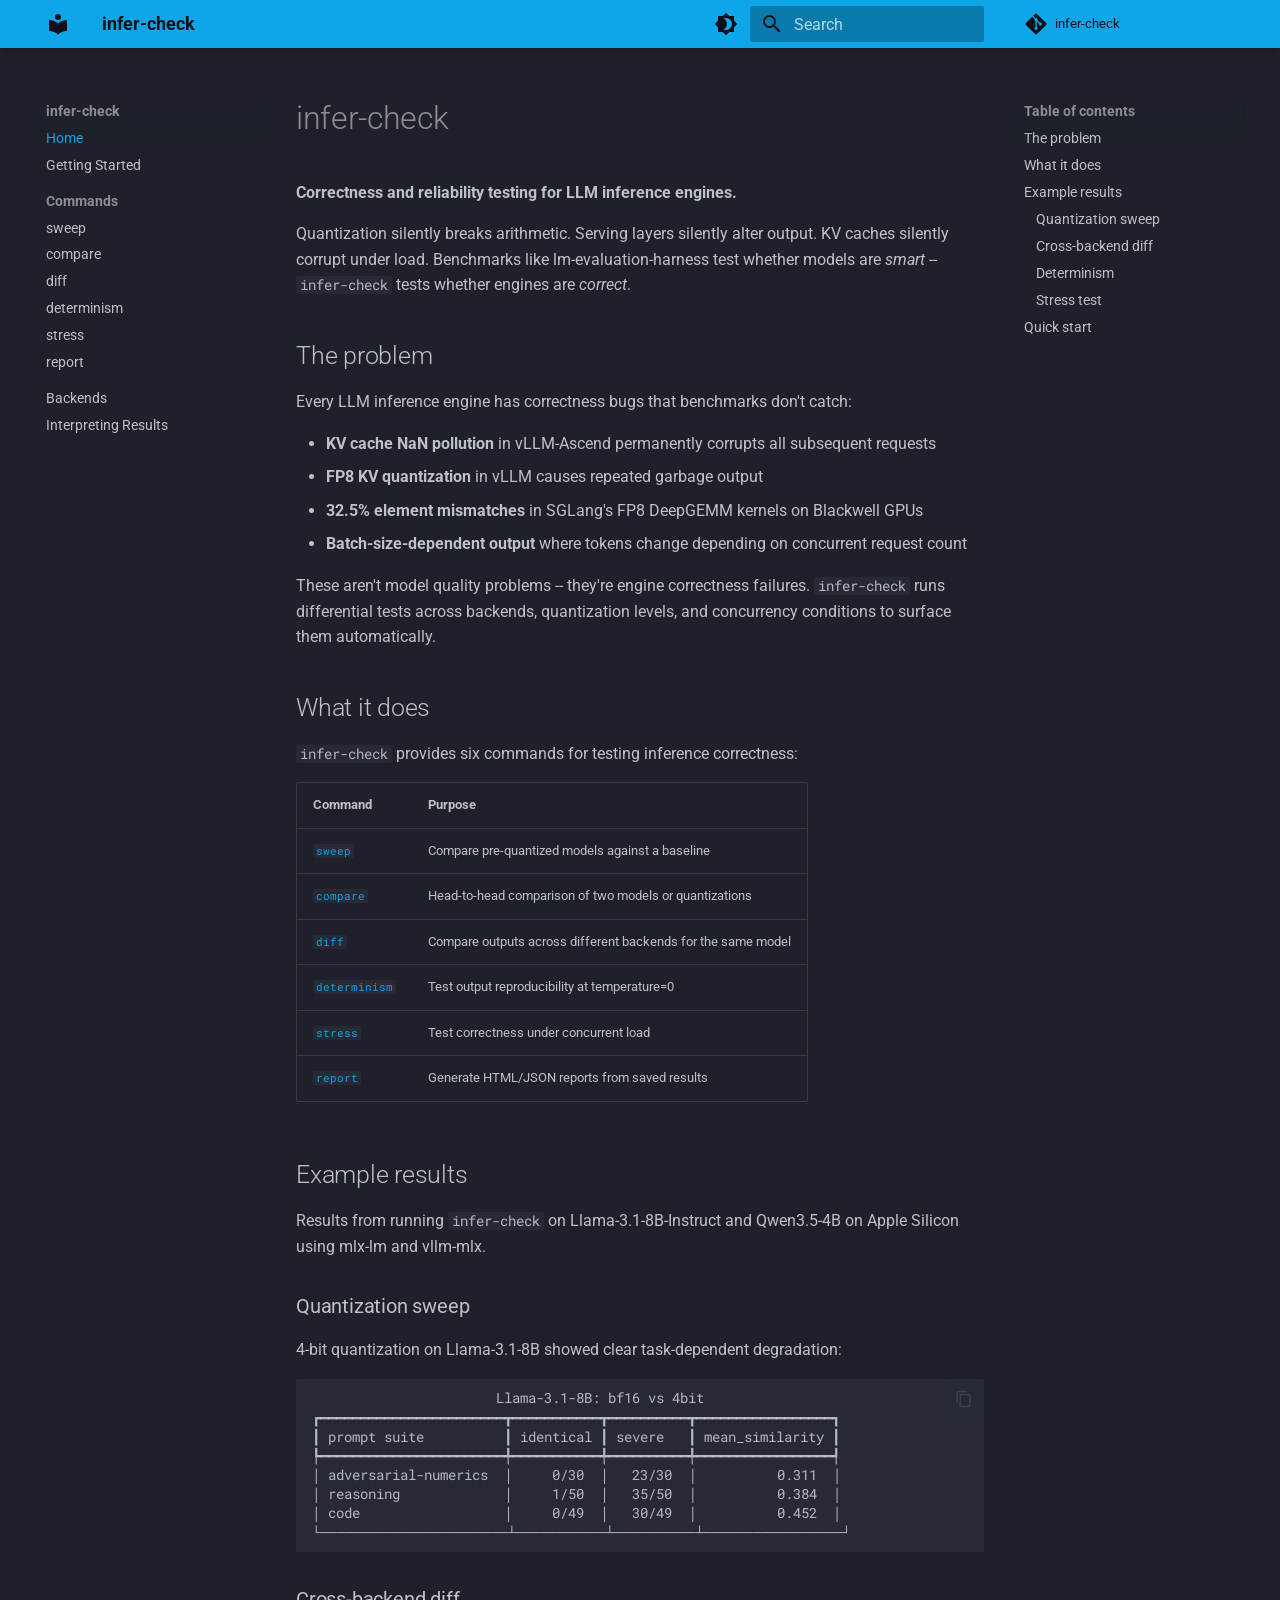
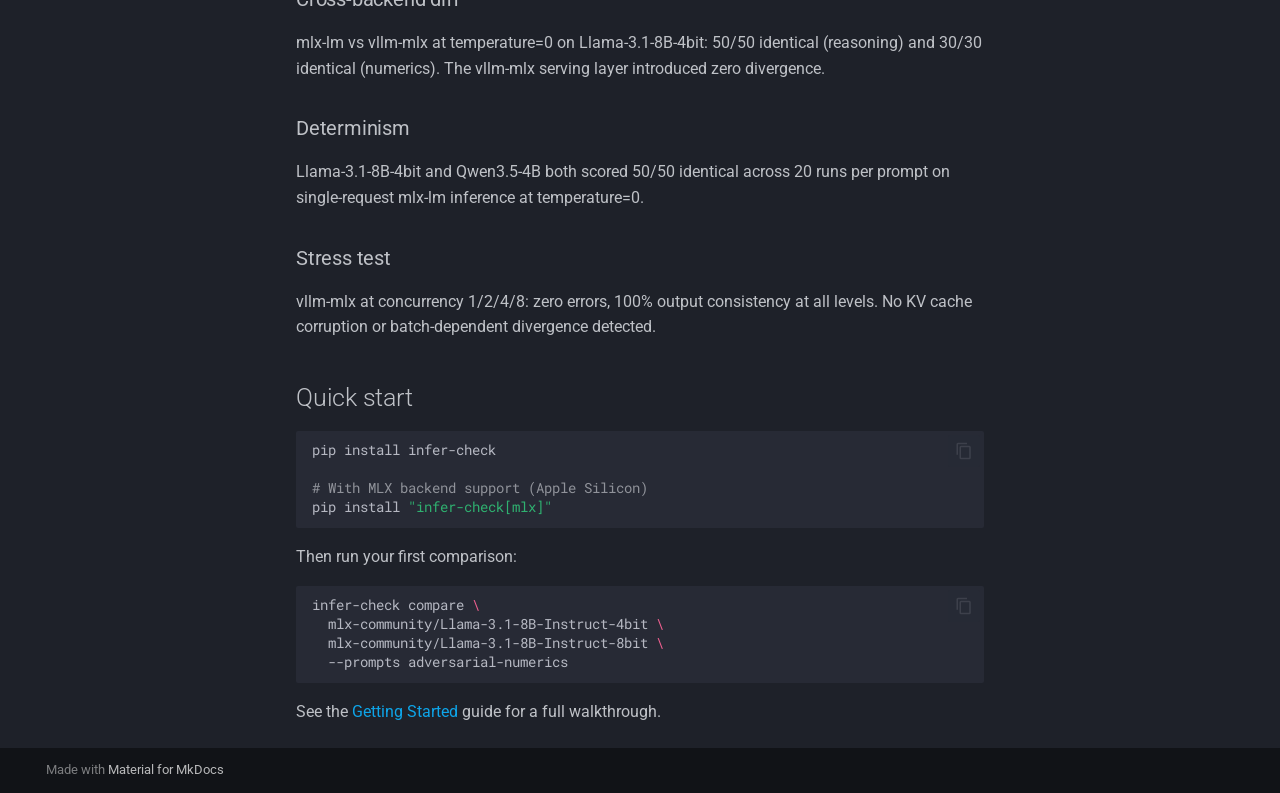
<file: index.html>
<!doctype html>
<html lang="en" class="no-js">
  <head>
    
      <meta charset="utf-8">
      <meta name="viewport" content="width=device-width,initial-scale=1">
      
        <meta name="description" content="Cross-backend differential testing for LLM inference correctness">
      
      
      
        <link rel="canonical" href="https://nullpointerdepressivedisorder.github.io/infer-check/">
      
      
      
        <link rel="next" href="getting-started/">
      
      
        
      
      
      <link rel="icon" href="assets/images/favicon.png">
      <meta name="generator" content="mkdocs-1.6.1, mkdocs-material-9.7.6">
    
    
      
        <title>infer-check</title>
      
    
    
      <link rel="stylesheet" href="assets/stylesheets/main.484c7ddc.min.css">
      
        
        <link rel="stylesheet" href="assets/stylesheets/palette.ab4e12ef.min.css">
      
      


    
    
      
    
    
      
        
        
        <link rel="preconnect" href="https://fonts.gstatic.com" crossorigin>
        <link rel="stylesheet" href="https://fonts.googleapis.com/css?family=Roboto:300,300i,400,400i,700,700i%7CRoboto+Mono:400,400i,700,700i&display=fallback">
        <style>:root{--md-text-font:"Roboto";--md-code-font:"Roboto Mono"}</style>
      
    
    
      <link rel="stylesheet" href="stylesheets/extra.css">
    
    <script>__md_scope=new URL(".",location),__md_hash=e=>[...e].reduce(((e,_)=>(e<<5)-e+_.charCodeAt(0)),0),__md_get=(e,_=localStorage,t=__md_scope)=>JSON.parse(_.getItem(t.pathname+"."+e)),__md_set=(e,_,t=localStorage,a=__md_scope)=>{try{t.setItem(a.pathname+"."+e,JSON.stringify(_))}catch(e){}}</script>
    
      

    
    
  </head>
  
  
    
    
      
    
    
    
    
    <body dir="ltr" data-md-color-scheme="slate" data-md-color-primary="custom" data-md-color-accent="indigo">
  
    
    <input class="md-toggle" data-md-toggle="drawer" type="checkbox" id="__drawer" autocomplete="off">
    <input class="md-toggle" data-md-toggle="search" type="checkbox" id="__search" autocomplete="off">
    <label class="md-overlay" for="__drawer"></label>
    <div data-md-component="skip">
      
        
        <a href="#infer-check" class="md-skip">
          Skip to content
        </a>
      
    </div>
    <div data-md-component="announce">
      
    </div>
    
    
      

  

<header class="md-header md-header--shadow" data-md-component="header">
  <nav class="md-header__inner md-grid" aria-label="Header">
    <a href="." title="infer-check" class="md-header__button md-logo" aria-label="infer-check" data-md-component="logo">
      
  
  <svg xmlns="http://www.w3.org/2000/svg" viewBox="0 0 24 24"><path d="M12 8a3 3 0 0 0 3-3 3 3 0 0 0-3-3 3 3 0 0 0-3 3 3 3 0 0 0 3 3m0 3.54C9.64 9.35 6.5 8 3 8v11c3.5 0 6.64 1.35 9 3.54 2.36-2.19 5.5-3.54 9-3.54V8c-3.5 0-6.64 1.35-9 3.54"/></svg>

    </a>
    <label class="md-header__button md-icon" for="__drawer">
      
      <svg xmlns="http://www.w3.org/2000/svg" viewBox="0 0 24 24"><path d="M3 6h18v2H3zm0 5h18v2H3zm0 5h18v2H3z"/></svg>
    </label>
    <div class="md-header__title" data-md-component="header-title">
      <div class="md-header__ellipsis">
        <div class="md-header__topic">
          <span class="md-ellipsis">
            infer-check
          </span>
        </div>
        <div class="md-header__topic" data-md-component="header-topic">
          <span class="md-ellipsis">
            
              Home
            
          </span>
        </div>
      </div>
    </div>
    
      
        <form class="md-header__option" data-md-component="palette">
  
    
    
    
    <input class="md-option" data-md-color-media="" data-md-color-scheme="slate" data-md-color-primary="custom" data-md-color-accent="indigo"  aria-label="Switch to light mode"  type="radio" name="__palette" id="__palette_0">
    
      <label class="md-header__button md-icon" title="Switch to light mode" for="__palette_1" hidden>
        <svg xmlns="http://www.w3.org/2000/svg" viewBox="0 0 24 24"><path d="M12 18c-.89 0-1.74-.2-2.5-.55C11.56 16.5 13 14.42 13 12s-1.44-4.5-3.5-5.45C10.26 6.2 11.11 6 12 6a6 6 0 0 1 6 6 6 6 0 0 1-6 6m8-9.31V4h-4.69L12 .69 8.69 4H4v4.69L.69 12 4 15.31V20h4.69L12 23.31 15.31 20H20v-4.69L23.31 12z"/></svg>
      </label>
    
  
    
    
    
    <input class="md-option" data-md-color-media="" data-md-color-scheme="default" data-md-color-primary="custom" data-md-color-accent="indigo"  aria-label="Switch to dark mode"  type="radio" name="__palette" id="__palette_1">
    
      <label class="md-header__button md-icon" title="Switch to dark mode" for="__palette_0" hidden>
        <svg xmlns="http://www.w3.org/2000/svg" viewBox="0 0 24 24"><path d="M12 8a4 4 0 0 0-4 4 4 4 0 0 0 4 4 4 4 0 0 0 4-4 4 4 0 0 0-4-4m0 10a6 6 0 0 1-6-6 6 6 0 0 1 6-6 6 6 0 0 1 6 6 6 6 0 0 1-6 6m8-9.31V4h-4.69L12 .69 8.69 4H4v4.69L.69 12 4 15.31V20h4.69L12 23.31 15.31 20H20v-4.69L23.31 12z"/></svg>
      </label>
    
  
</form>
      
    
    
      <script>var palette=__md_get("__palette");if(palette&&palette.color){if("(prefers-color-scheme)"===palette.color.media){var media=matchMedia("(prefers-color-scheme: light)"),input=document.querySelector(media.matches?"[data-md-color-media='(prefers-color-scheme: light)']":"[data-md-color-media='(prefers-color-scheme: dark)']");palette.color.media=input.getAttribute("data-md-color-media"),palette.color.scheme=input.getAttribute("data-md-color-scheme"),palette.color.primary=input.getAttribute("data-md-color-primary"),palette.color.accent=input.getAttribute("data-md-color-accent")}for(var[key,value]of Object.entries(palette.color))document.body.setAttribute("data-md-color-"+key,value)}</script>
    
    
    
      
      
        <label class="md-header__button md-icon" for="__search">
          
          <svg xmlns="http://www.w3.org/2000/svg" viewBox="0 0 24 24"><path d="M9.5 3A6.5 6.5 0 0 1 16 9.5c0 1.61-.59 3.09-1.56 4.23l.27.27h.79l5 5-1.5 1.5-5-5v-.79l-.27-.27A6.52 6.52 0 0 1 9.5 16 6.5 6.5 0 0 1 3 9.5 6.5 6.5 0 0 1 9.5 3m0 2C7 5 5 7 5 9.5S7 14 9.5 14 14 12 14 9.5 12 5 9.5 5"/></svg>
        </label>
        <div class="md-search" data-md-component="search" role="dialog">
  <label class="md-search__overlay" for="__search"></label>
  <div class="md-search__inner" role="search">
    <form class="md-search__form" name="search">
      <input type="text" class="md-search__input" name="query" aria-label="Search" placeholder="Search" autocapitalize="off" autocorrect="off" autocomplete="off" spellcheck="false" data-md-component="search-query" required>
      <label class="md-search__icon md-icon" for="__search">
        
        <svg xmlns="http://www.w3.org/2000/svg" viewBox="0 0 24 24"><path d="M9.5 3A6.5 6.5 0 0 1 16 9.5c0 1.61-.59 3.09-1.56 4.23l.27.27h.79l5 5-1.5 1.5-5-5v-.79l-.27-.27A6.52 6.52 0 0 1 9.5 16 6.5 6.5 0 0 1 3 9.5 6.5 6.5 0 0 1 9.5 3m0 2C7 5 5 7 5 9.5S7 14 9.5 14 14 12 14 9.5 12 5 9.5 5"/></svg>
        
        <svg xmlns="http://www.w3.org/2000/svg" viewBox="0 0 24 24"><path d="M20 11v2H8l5.5 5.5-1.42 1.42L4.16 12l7.92-7.92L13.5 5.5 8 11z"/></svg>
      </label>
      <nav class="md-search__options" aria-label="Search">
        
        <button type="reset" class="md-search__icon md-icon" title="Clear" aria-label="Clear" tabindex="-1">
          
          <svg xmlns="http://www.w3.org/2000/svg" viewBox="0 0 24 24"><path d="M19 6.41 17.59 5 12 10.59 6.41 5 5 6.41 10.59 12 5 17.59 6.41 19 12 13.41 17.59 19 19 17.59 13.41 12z"/></svg>
        </button>
      </nav>
      
    </form>
    <div class="md-search__output">
      <div class="md-search__scrollwrap" tabindex="0" data-md-scrollfix>
        <div class="md-search-result" data-md-component="search-result">
          <div class="md-search-result__meta">
            Initializing search
          </div>
          <ol class="md-search-result__list" role="presentation"></ol>
        </div>
      </div>
    </div>
  </div>
</div>
      
    
    
      <div class="md-header__source">
        <a href="https://github.com/NullPointerDepressiveDisorder/infer-check" title="Go to repository" class="md-source" data-md-component="source">
  <div class="md-source__icon md-icon">
    
    <svg xmlns="http://www.w3.org/2000/svg" viewBox="0 0 448 512"><!--! Font Awesome Free 7.1.0 by @fontawesome - https://fontawesome.com License - https://fontawesome.com/license/free (Icons: CC BY 4.0, Fonts: SIL OFL 1.1, Code: MIT License) Copyright 2025 Fonticons, Inc.--><path d="M439.6 236.1 244 40.5c-5.4-5.5-12.8-8.5-20.4-8.5s-15 3-20.4 8.4L162.5 81l51.5 51.5c27.1-9.1 52.7 16.8 43.4 43.7l49.7 49.7c34.2-11.8 61.2 31 35.5 56.7-26.5 26.5-70.2-2.9-56-37.3L240.3 199v121.9c25.3 12.5 22.3 41.8 9.1 55-6.4 6.4-15.2 10.1-24.3 10.1s-17.8-3.6-24.3-10.1c-17.6-17.6-11.1-46.9 11.2-56v-123c-20.8-8.5-24.6-30.7-18.6-45L142.6 101 8.5 235.1C3 240.6 0 247.9 0 255.5s3 15 8.5 20.4l195.6 195.7c5.4 5.4 12.7 8.4 20.4 8.4s15-3 20.4-8.4l194.7-194.7c5.4-5.4 8.4-12.8 8.4-20.4s-3-15-8.4-20.4"/></svg>
  </div>
  <div class="md-source__repository">
    infer-check
  </div>
</a>
      </div>
    
  </nav>
  
</header>
    
    <div class="md-container" data-md-component="container">
      
      
        
          
        
      
      <main class="md-main" data-md-component="main">
        <div class="md-main__inner md-grid">
          
            
              
              <div class="md-sidebar md-sidebar--primary" data-md-component="sidebar" data-md-type="navigation" >
                <div class="md-sidebar__scrollwrap">
                  <div class="md-sidebar__inner">
                    



<nav class="md-nav md-nav--primary" aria-label="Navigation" data-md-level="0">
  <label class="md-nav__title" for="__drawer">
    <a href="." title="infer-check" class="md-nav__button md-logo" aria-label="infer-check" data-md-component="logo">
      
  
  <svg xmlns="http://www.w3.org/2000/svg" viewBox="0 0 24 24"><path d="M12 8a3 3 0 0 0 3-3 3 3 0 0 0-3-3 3 3 0 0 0-3 3 3 3 0 0 0 3 3m0 3.54C9.64 9.35 6.5 8 3 8v11c3.5 0 6.64 1.35 9 3.54 2.36-2.19 5.5-3.54 9-3.54V8c-3.5 0-6.64 1.35-9 3.54"/></svg>

    </a>
    infer-check
  </label>
  
    <div class="md-nav__source">
      <a href="https://github.com/NullPointerDepressiveDisorder/infer-check" title="Go to repository" class="md-source" data-md-component="source">
  <div class="md-source__icon md-icon">
    
    <svg xmlns="http://www.w3.org/2000/svg" viewBox="0 0 448 512"><!--! Font Awesome Free 7.1.0 by @fontawesome - https://fontawesome.com License - https://fontawesome.com/license/free (Icons: CC BY 4.0, Fonts: SIL OFL 1.1, Code: MIT License) Copyright 2025 Fonticons, Inc.--><path d="M439.6 236.1 244 40.5c-5.4-5.5-12.8-8.5-20.4-8.5s-15 3-20.4 8.4L162.5 81l51.5 51.5c27.1-9.1 52.7 16.8 43.4 43.7l49.7 49.7c34.2-11.8 61.2 31 35.5 56.7-26.5 26.5-70.2-2.9-56-37.3L240.3 199v121.9c25.3 12.5 22.3 41.8 9.1 55-6.4 6.4-15.2 10.1-24.3 10.1s-17.8-3.6-24.3-10.1c-17.6-17.6-11.1-46.9 11.2-56v-123c-20.8-8.5-24.6-30.7-18.6-45L142.6 101 8.5 235.1C3 240.6 0 247.9 0 255.5s3 15 8.5 20.4l195.6 195.7c5.4 5.4 12.7 8.4 20.4 8.4s15-3 20.4-8.4l194.7-194.7c5.4-5.4 8.4-12.8 8.4-20.4s-3-15-8.4-20.4"/></svg>
  </div>
  <div class="md-source__repository">
    infer-check
  </div>
</a>
    </div>
  
  <ul class="md-nav__list" data-md-scrollfix>
    
      
      
  
  
    
  
  
  
    <li class="md-nav__item md-nav__item--active">
      
      <input class="md-nav__toggle md-toggle" type="checkbox" id="__toc">
      
      
        
      
      
        <label class="md-nav__link md-nav__link--active" for="__toc">
          
  
  
  <span class="md-ellipsis">
    
  
    Home
  

    
  </span>
  
  

          <span class="md-nav__icon md-icon"></span>
        </label>
      
      <a href="." class="md-nav__link md-nav__link--active">
        
  
  
  <span class="md-ellipsis">
    
  
    Home
  

    
  </span>
  
  

      </a>
      
        

<nav class="md-nav md-nav--secondary" aria-label="Table of contents">
  
  
  
    
  
  
    <label class="md-nav__title" for="__toc">
      <span class="md-nav__icon md-icon"></span>
      Table of contents
    </label>
    <ul class="md-nav__list" data-md-component="toc" data-md-scrollfix>
      
        <li class="md-nav__item">
  <a href="#the-problem" class="md-nav__link">
    <span class="md-ellipsis">
      
        The problem
      
    </span>
  </a>
  
</li>
      
        <li class="md-nav__item">
  <a href="#what-it-does" class="md-nav__link">
    <span class="md-ellipsis">
      
        What it does
      
    </span>
  </a>
  
</li>
      
        <li class="md-nav__item">
  <a href="#example-results" class="md-nav__link">
    <span class="md-ellipsis">
      
        Example results
      
    </span>
  </a>
  
    <nav class="md-nav" aria-label="Example results">
      <ul class="md-nav__list">
        
          <li class="md-nav__item">
  <a href="#quantization-sweep" class="md-nav__link">
    <span class="md-ellipsis">
      
        Quantization sweep
      
    </span>
  </a>
  
</li>
        
          <li class="md-nav__item">
  <a href="#cross-backend-diff" class="md-nav__link">
    <span class="md-ellipsis">
      
        Cross-backend diff
      
    </span>
  </a>
  
</li>
        
          <li class="md-nav__item">
  <a href="#determinism" class="md-nav__link">
    <span class="md-ellipsis">
      
        Determinism
      
    </span>
  </a>
  
</li>
        
          <li class="md-nav__item">
  <a href="#stress-test" class="md-nav__link">
    <span class="md-ellipsis">
      
        Stress test
      
    </span>
  </a>
  
</li>
        
      </ul>
    </nav>
  
</li>
      
        <li class="md-nav__item">
  <a href="#quick-start" class="md-nav__link">
    <span class="md-ellipsis">
      
        Quick start
      
    </span>
  </a>
  
</li>
      
    </ul>
  
</nav>
      
    </li>
  

    
      
      
  
  
  
  
    <li class="md-nav__item">
      <a href="getting-started/" class="md-nav__link">
        
  
  
  <span class="md-ellipsis">
    
  
    Getting Started
  

    
  </span>
  
  

      </a>
    </li>
  

    
      
      
  
  
  
  
    
    
    
    
      
        
        
      
    
    
    <li class="md-nav__item md-nav__item--section md-nav__item--nested">
      
        
        
          
        
        <input class="md-nav__toggle md-toggle md-toggle--indeterminate" type="checkbox" id="__nav_3" >
        
          
          <label class="md-nav__link" for="__nav_3" id="__nav_3_label" tabindex="">
            
  
  
  <span class="md-ellipsis">
    
  
    Commands
  

    
  </span>
  
  

            <span class="md-nav__icon md-icon"></span>
          </label>
        
        <nav class="md-nav" data-md-level="1" aria-labelledby="__nav_3_label" aria-expanded="false">
          <label class="md-nav__title" for="__nav_3">
            <span class="md-nav__icon md-icon"></span>
            
  
    Commands
  

          </label>
          <ul class="md-nav__list" data-md-scrollfix>
            
              
                
  
  
  
  
    <li class="md-nav__item">
      <a href="commands/sweep/" class="md-nav__link">
        
  
  
  <span class="md-ellipsis">
    
  
    sweep
  

    
  </span>
  
  

      </a>
    </li>
  

              
            
              
                
  
  
  
  
    <li class="md-nav__item">
      <a href="commands/compare/" class="md-nav__link">
        
  
  
  <span class="md-ellipsis">
    
  
    compare
  

    
  </span>
  
  

      </a>
    </li>
  

              
            
              
                
  
  
  
  
    <li class="md-nav__item">
      <a href="commands/diff/" class="md-nav__link">
        
  
  
  <span class="md-ellipsis">
    
  
    diff
  

    
  </span>
  
  

      </a>
    </li>
  

              
            
              
                
  
  
  
  
    <li class="md-nav__item">
      <a href="commands/determinism/" class="md-nav__link">
        
  
  
  <span class="md-ellipsis">
    
  
    determinism
  

    
  </span>
  
  

      </a>
    </li>
  

              
            
              
                
  
  
  
  
    <li class="md-nav__item">
      <a href="commands/stress/" class="md-nav__link">
        
  
  
  <span class="md-ellipsis">
    
  
    stress
  

    
  </span>
  
  

      </a>
    </li>
  

              
            
              
                
  
  
  
  
    <li class="md-nav__item">
      <a href="commands/report/" class="md-nav__link">
        
  
  
  <span class="md-ellipsis">
    
  
    report
  

    
  </span>
  
  

      </a>
    </li>
  

              
            
          </ul>
        </nav>
      
    </li>
  

    
      
      
  
  
  
  
    <li class="md-nav__item">
      <a href="backends/" class="md-nav__link">
        
  
  
  <span class="md-ellipsis">
    
  
    Backends
  

    
  </span>
  
  

      </a>
    </li>
  

    
      
      
  
  
  
  
    <li class="md-nav__item">
      <a href="interpreting-results/" class="md-nav__link">
        
  
  
  <span class="md-ellipsis">
    
  
    Interpreting Results
  

    
  </span>
  
  

      </a>
    </li>
  

    
  </ul>
</nav>
                  </div>
                </div>
              </div>
            
            
              
              <div class="md-sidebar md-sidebar--secondary" data-md-component="sidebar" data-md-type="toc" >
                <div class="md-sidebar__scrollwrap">
                  <div class="md-sidebar__inner">
                    

<nav class="md-nav md-nav--secondary" aria-label="Table of contents">
  
  
  
    
  
  
    <label class="md-nav__title" for="__toc">
      <span class="md-nav__icon md-icon"></span>
      Table of contents
    </label>
    <ul class="md-nav__list" data-md-component="toc" data-md-scrollfix>
      
        <li class="md-nav__item">
  <a href="#the-problem" class="md-nav__link">
    <span class="md-ellipsis">
      
        The problem
      
    </span>
  </a>
  
</li>
      
        <li class="md-nav__item">
  <a href="#what-it-does" class="md-nav__link">
    <span class="md-ellipsis">
      
        What it does
      
    </span>
  </a>
  
</li>
      
        <li class="md-nav__item">
  <a href="#example-results" class="md-nav__link">
    <span class="md-ellipsis">
      
        Example results
      
    </span>
  </a>
  
    <nav class="md-nav" aria-label="Example results">
      <ul class="md-nav__list">
        
          <li class="md-nav__item">
  <a href="#quantization-sweep" class="md-nav__link">
    <span class="md-ellipsis">
      
        Quantization sweep
      
    </span>
  </a>
  
</li>
        
          <li class="md-nav__item">
  <a href="#cross-backend-diff" class="md-nav__link">
    <span class="md-ellipsis">
      
        Cross-backend diff
      
    </span>
  </a>
  
</li>
        
          <li class="md-nav__item">
  <a href="#determinism" class="md-nav__link">
    <span class="md-ellipsis">
      
        Determinism
      
    </span>
  </a>
  
</li>
        
          <li class="md-nav__item">
  <a href="#stress-test" class="md-nav__link">
    <span class="md-ellipsis">
      
        Stress test
      
    </span>
  </a>
  
</li>
        
      </ul>
    </nav>
  
</li>
      
        <li class="md-nav__item">
  <a href="#quick-start" class="md-nav__link">
    <span class="md-ellipsis">
      
        Quick start
      
    </span>
  </a>
  
</li>
      
    </ul>
  
</nav>
                  </div>
                </div>
              </div>
            
          
          
            <div class="md-content" data-md-component="content">
              
              <article class="md-content__inner md-typeset">
                
                  


  
  


<h1 id="infer-check">infer-check</h1>
<p><strong>Correctness and reliability testing for LLM inference engines.</strong></p>
<p>Quantization silently breaks arithmetic. Serving layers silently alter output. KV caches silently corrupt under load. Benchmarks like lm-evaluation-harness test whether models are <em>smart</em> -- <code>infer-check</code> tests whether engines are <em>correct</em>.</p>
<h2 id="the-problem">The problem</h2>
<p>Every LLM inference engine has correctness bugs that benchmarks don't catch:</p>
<ul>
<li><strong>KV cache NaN pollution</strong> in vLLM-Ascend permanently corrupts all subsequent requests</li>
<li><strong>FP8 KV quantization</strong> in vLLM causes repeated garbage output</li>
<li><strong>32.5% element mismatches</strong> in SGLang's FP8 DeepGEMM kernels on Blackwell GPUs</li>
<li><strong>Batch-size-dependent output</strong> where tokens change depending on concurrent request count</li>
</ul>
<p>These aren't model quality problems -- they're engine correctness failures. <code>infer-check</code> runs differential tests across backends, quantization levels, and concurrency conditions to surface them automatically.</p>
<h2 id="what-it-does">What it does</h2>
<p><code>infer-check</code> provides six commands for testing inference correctness:</p>
<table>
<thead>
<tr>
<th>Command</th>
<th>Purpose</th>
</tr>
</thead>
<tbody>
<tr>
<td><a href="commands/sweep/"><code>sweep</code></a></td>
<td>Compare pre-quantized models against a baseline</td>
</tr>
<tr>
<td><a href="commands/compare/"><code>compare</code></a></td>
<td>Head-to-head comparison of two models or quantizations</td>
</tr>
<tr>
<td><a href="commands/diff/"><code>diff</code></a></td>
<td>Compare outputs across different backends for the same model</td>
</tr>
<tr>
<td><a href="commands/determinism/"><code>determinism</code></a></td>
<td>Test output reproducibility at temperature=0</td>
</tr>
<tr>
<td><a href="commands/stress/"><code>stress</code></a></td>
<td>Test correctness under concurrent load</td>
</tr>
<tr>
<td><a href="commands/report/"><code>report</code></a></td>
<td>Generate HTML/JSON reports from saved results</td>
</tr>
</tbody>
</table>
<h2 id="example-results">Example results</h2>
<p>Results from running <code>infer-check</code> on Llama-3.1-8B-Instruct and Qwen3.5-4B on Apple Silicon using mlx-lm and vllm-mlx.</p>
<h3 id="quantization-sweep">Quantization sweep</h3>
<p>4-bit quantization on Llama-3.1-8B showed clear task-dependent degradation:</p>
<div class="highlight"><pre><span></span><code><a id="__codelineno-0-1" name="__codelineno-0-1" href="#__codelineno-0-1"></a>                       Llama-3.1-8B: bf16 vs 4bit
<a id="__codelineno-0-2" name="__codelineno-0-2" href="#__codelineno-0-2"></a>┏━━━━━━━━━━━━━━━━━━━━━━━┳━━━━━━━━━━━┳━━━━━━━━━━┳━━━━━━━━━━━━━━━━━┓
<a id="__codelineno-0-3" name="__codelineno-0-3" href="#__codelineno-0-3"></a>┃ prompt suite          ┃ identical ┃ severe   ┃ mean_similarity ┃
<a id="__codelineno-0-4" name="__codelineno-0-4" href="#__codelineno-0-4"></a>┡━━━━━━━━━━━━━━━━━━━━━━━╇━━━━━━━━━━━╇━━━━━━━━━━╇━━━━━━━━━━━━━━━━━┩
<a id="__codelineno-0-5" name="__codelineno-0-5" href="#__codelineno-0-5"></a>│ adversarial-numerics  │     0/30  │   23/30  │          0.311  │
<a id="__codelineno-0-6" name="__codelineno-0-6" href="#__codelineno-0-6"></a>│ reasoning             │     1/50  │   35/50  │          0.384  │
<a id="__codelineno-0-7" name="__codelineno-0-7" href="#__codelineno-0-7"></a>│ code                  │     0/49  │   30/49  │          0.452  │
<a id="__codelineno-0-8" name="__codelineno-0-8" href="#__codelineno-0-8"></a>└───────────────────────┴───────────┴──────────┴─────────────────┘
</code></pre></div>
<h3 id="cross-backend-diff">Cross-backend diff</h3>
<p>mlx-lm vs vllm-mlx at temperature=0 on Llama-3.1-8B-4bit: 50/50 identical (reasoning) and 30/30 identical (numerics). The vllm-mlx serving layer introduced zero divergence.</p>
<h3 id="determinism">Determinism</h3>
<p>Llama-3.1-8B-4bit and Qwen3.5-4B both scored 50/50 identical across 20 runs per prompt on single-request mlx-lm inference at temperature=0.</p>
<h3 id="stress-test">Stress test</h3>
<p>vllm-mlx at concurrency 1/2/4/8: zero errors, 100% output consistency at all levels. No KV cache corruption or batch-dependent divergence detected.</p>
<h2 id="quick-start">Quick start</h2>
<div class="highlight"><pre><span></span><code><a id="__codelineno-1-1" name="__codelineno-1-1" href="#__codelineno-1-1"></a>pip<span class="w"> </span>install<span class="w"> </span>infer-check
<a id="__codelineno-1-2" name="__codelineno-1-2" href="#__codelineno-1-2"></a>
<a id="__codelineno-1-3" name="__codelineno-1-3" href="#__codelineno-1-3"></a><span class="c1"># With MLX backend support (Apple Silicon)</span>
<a id="__codelineno-1-4" name="__codelineno-1-4" href="#__codelineno-1-4"></a>pip<span class="w"> </span>install<span class="w"> </span><span class="s2">&quot;infer-check[mlx]&quot;</span>
</code></pre></div>
<p>Then run your first comparison:</p>
<div class="highlight"><pre><span></span><code><a id="__codelineno-2-1" name="__codelineno-2-1" href="#__codelineno-2-1"></a>infer-check<span class="w"> </span>compare<span class="w"> </span><span class="se">\</span>
<a id="__codelineno-2-2" name="__codelineno-2-2" href="#__codelineno-2-2"></a><span class="w">  </span>mlx-community/Llama-3.1-8B-Instruct-4bit<span class="w"> </span><span class="se">\</span>
<a id="__codelineno-2-3" name="__codelineno-2-3" href="#__codelineno-2-3"></a><span class="w">  </span>mlx-community/Llama-3.1-8B-Instruct-8bit<span class="w"> </span><span class="se">\</span>
<a id="__codelineno-2-4" name="__codelineno-2-4" href="#__codelineno-2-4"></a><span class="w">  </span>--prompts<span class="w"> </span>adversarial-numerics
</code></pre></div>
<p>See the <a href="getting-started/">Getting Started</a> guide for a full walkthrough.</p>












                
              </article>
            </div>
          
          
<script>var target=document.getElementById(location.hash.slice(1));target&&target.name&&(target.checked=target.name.startsWith("__tabbed_"))</script>
        </div>
        
      </main>
      
        <footer class="md-footer">
  
  <div class="md-footer-meta md-typeset">
    <div class="md-footer-meta__inner md-grid">
      <div class="md-copyright">
  
  
    Made with
    <a href="https://squidfunk.github.io/mkdocs-material/" target="_blank" rel="noopener">
      Material for MkDocs
    </a>
  
</div>
      
    </div>
  </div>
</footer>
      
    </div>
    <div class="md-dialog" data-md-component="dialog">
      <div class="md-dialog__inner md-typeset"></div>
    </div>
    
    
    
      
      
      <script id="__config" type="application/json">{"annotate": null, "base": ".", "features": ["navigation.sections", "navigation.expand", "content.code.copy", "search.highlight"], "search": "assets/javascripts/workers/search.2c215733.min.js", "tags": null, "translations": {"clipboard.copied": "Copied to clipboard", "clipboard.copy": "Copy to clipboard", "search.result.more.one": "1 more on this page", "search.result.more.other": "# more on this page", "search.result.none": "No matching documents", "search.result.one": "1 matching document", "search.result.other": "# matching documents", "search.result.placeholder": "Type to start searching", "search.result.term.missing": "Missing", "select.version": "Select version"}, "version": null}</script>
    
    
      <script src="assets/javascripts/bundle.79ae519e.min.js"></script>
      
    
  </body>
</html>
</file>
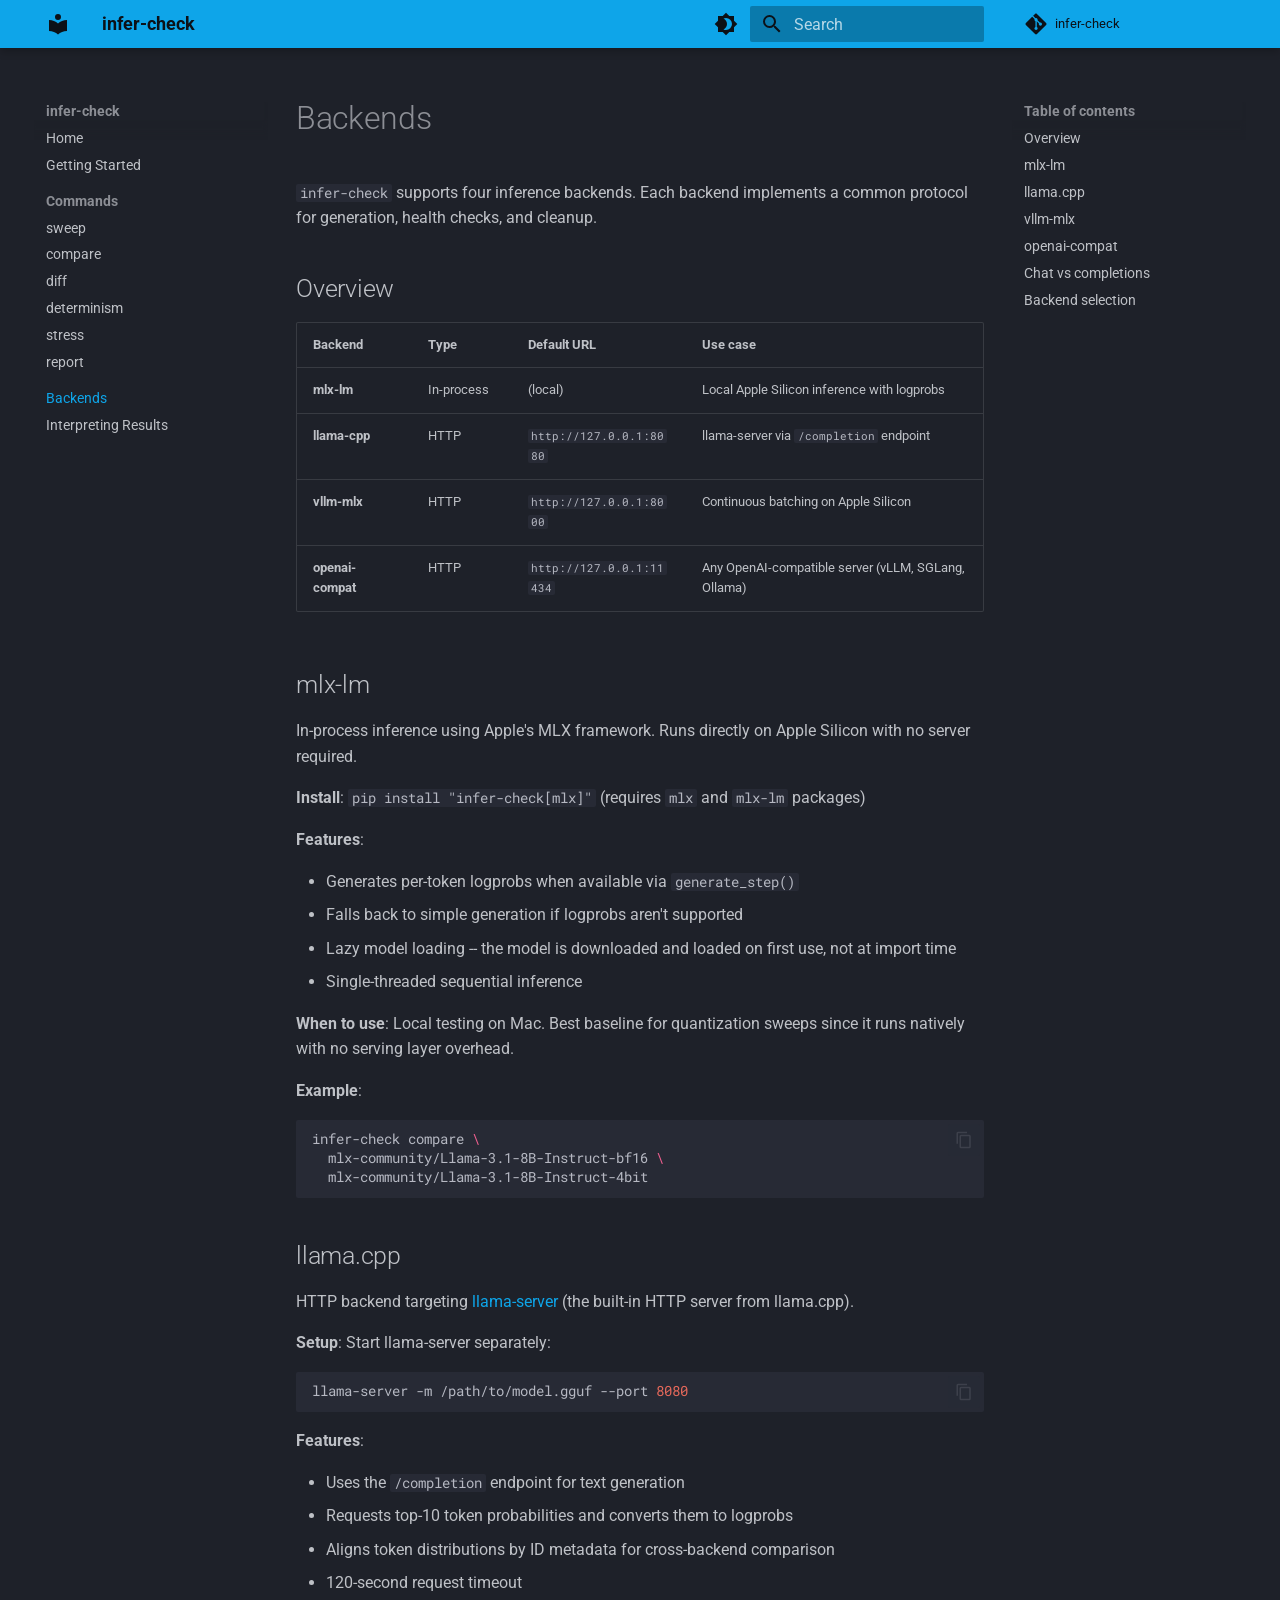
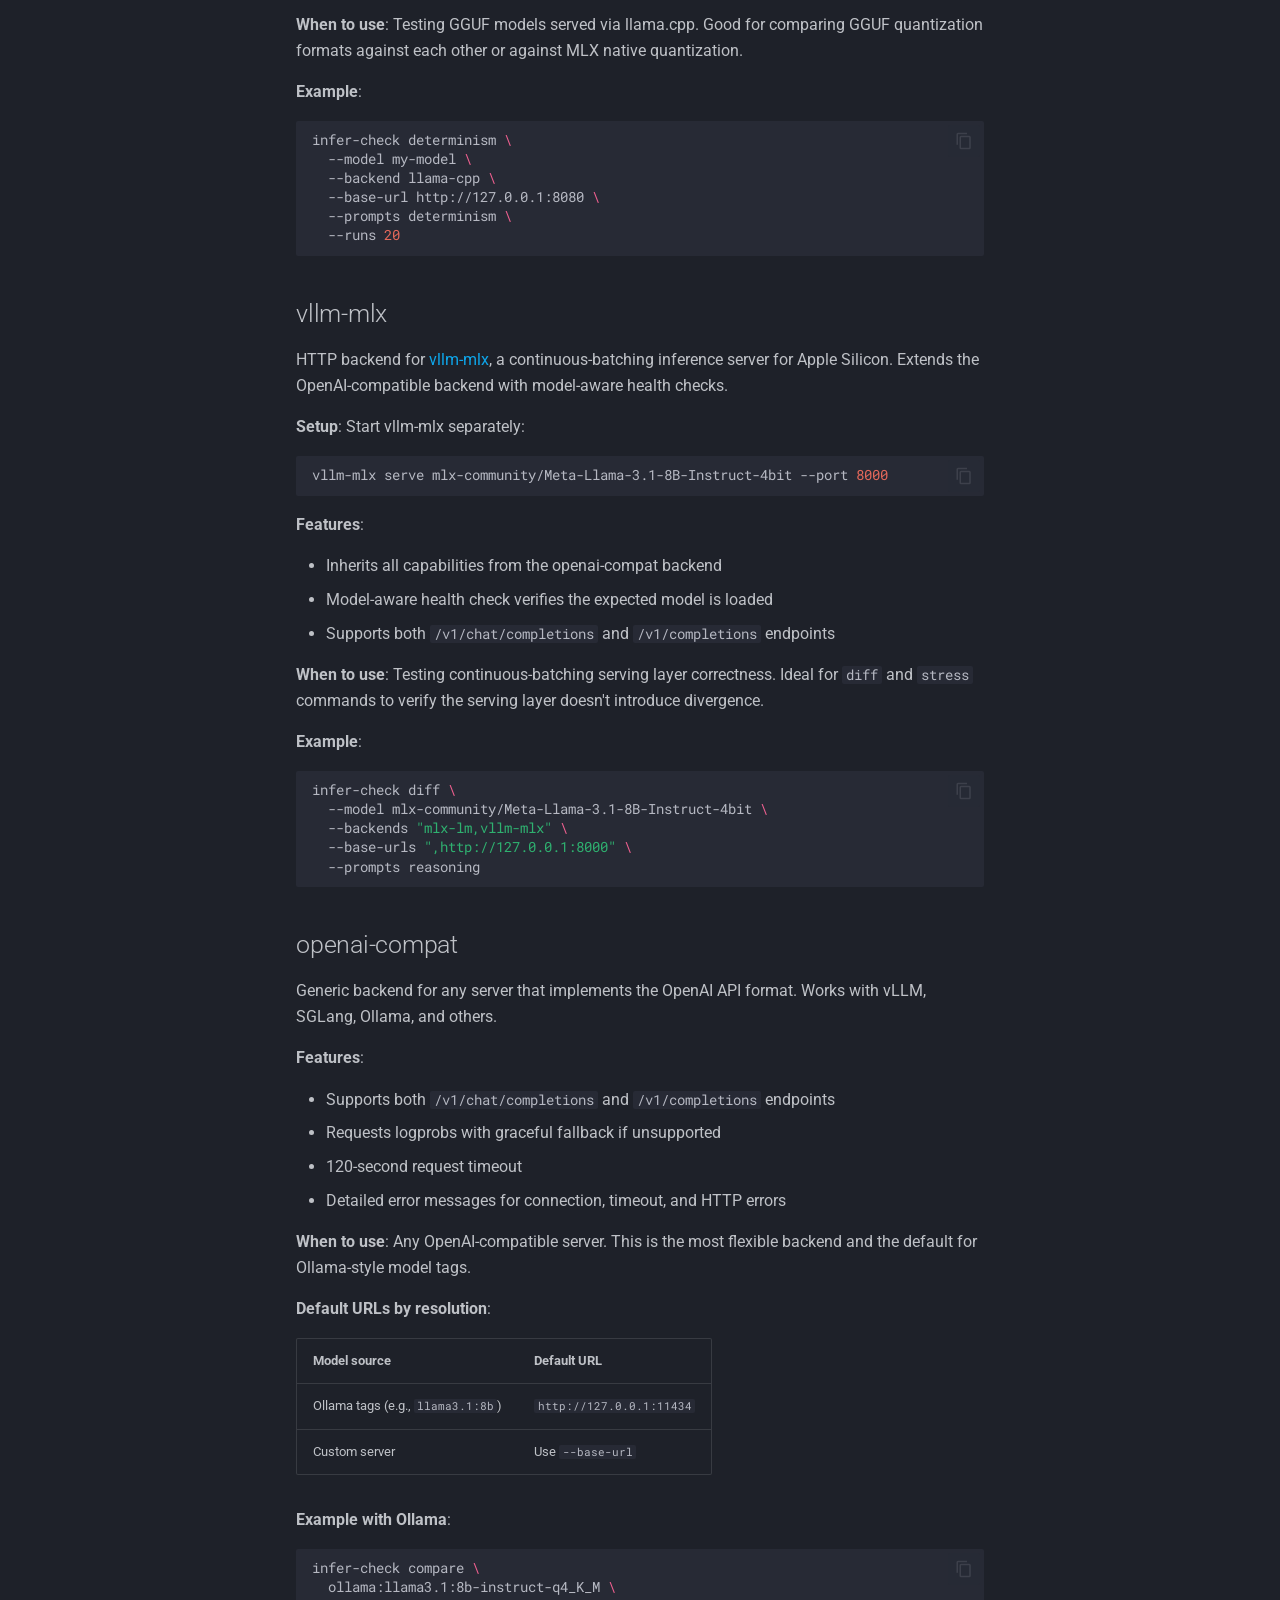
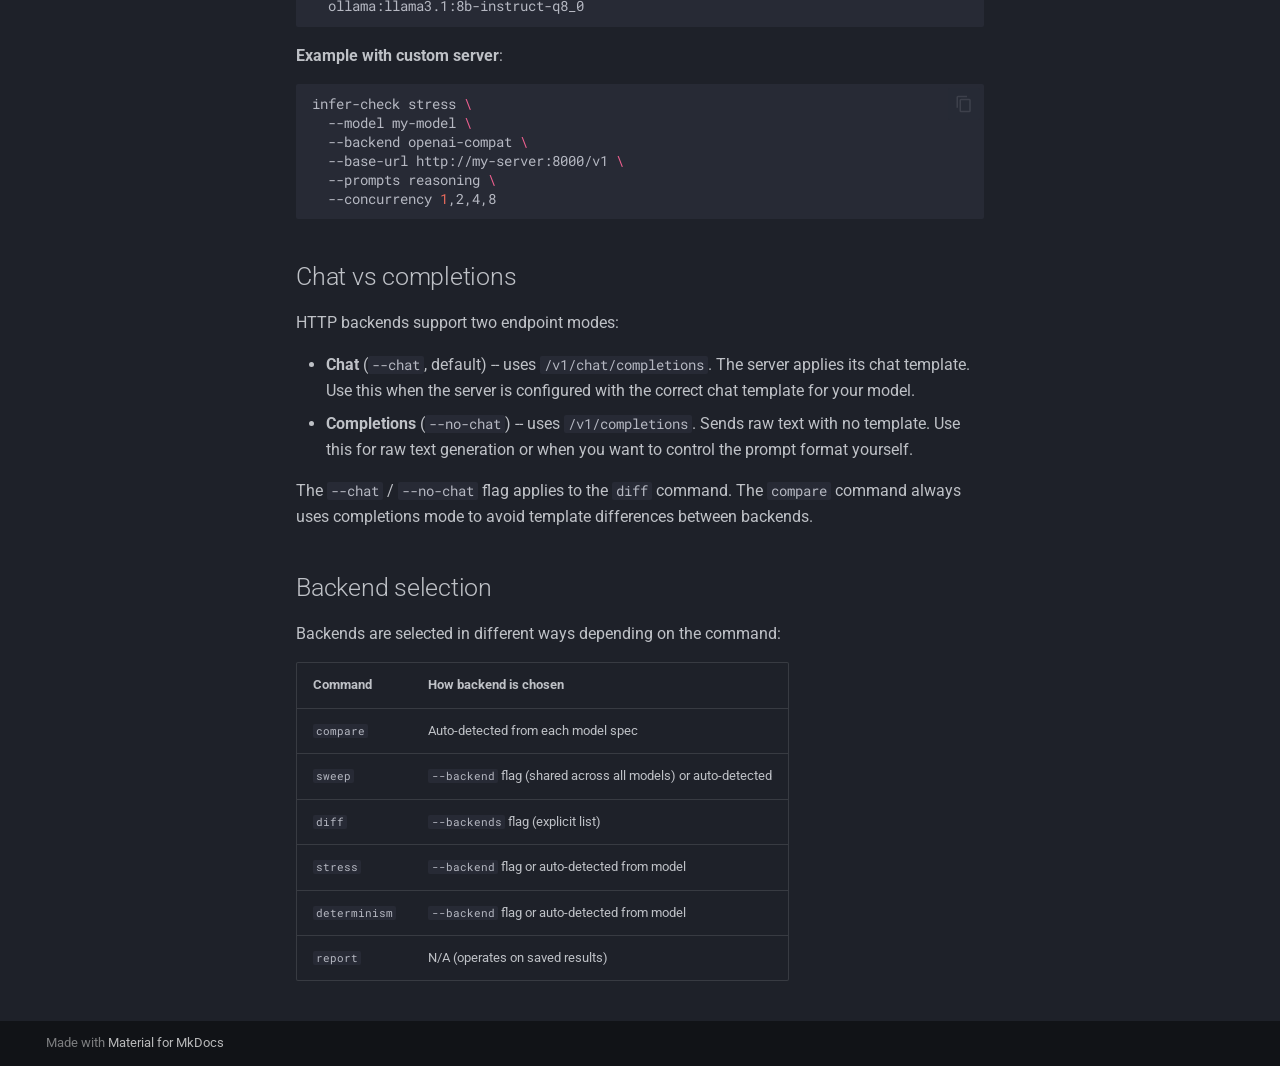
<file: backends/index.html>
<!doctype html>
<html lang="en" class="no-js">
  <head>
    
      <meta charset="utf-8">
      <meta name="viewport" content="width=device-width,initial-scale=1">
      
        <meta name="description" content="Cross-backend differential testing for LLM inference correctness">
      
      
      
        <link rel="canonical" href="https://nullpointerdepressivedisorder.github.io/infer-check/backends/">
      
      
        <link rel="prev" href="../commands/report/">
      
      
        <link rel="next" href="../interpreting-results/">
      
      
        
      
      
      <link rel="icon" href="../assets/images/favicon.png">
      <meta name="generator" content="mkdocs-1.6.1, mkdocs-material-9.7.6">
    
    
      
        <title>Backends - infer-check</title>
      
    
    
      <link rel="stylesheet" href="../assets/stylesheets/main.484c7ddc.min.css">
      
        
        <link rel="stylesheet" href="../assets/stylesheets/palette.ab4e12ef.min.css">
      
      


    
    
      
    
    
      
        
        
        <link rel="preconnect" href="https://fonts.gstatic.com" crossorigin>
        <link rel="stylesheet" href="https://fonts.googleapis.com/css?family=Roboto:300,300i,400,400i,700,700i%7CRoboto+Mono:400,400i,700,700i&display=fallback">
        <style>:root{--md-text-font:"Roboto";--md-code-font:"Roboto Mono"}</style>
      
    
    
      <link rel="stylesheet" href="../stylesheets/extra.css">
    
    <script>__md_scope=new URL("..",location),__md_hash=e=>[...e].reduce(((e,_)=>(e<<5)-e+_.charCodeAt(0)),0),__md_get=(e,_=localStorage,t=__md_scope)=>JSON.parse(_.getItem(t.pathname+"."+e)),__md_set=(e,_,t=localStorage,a=__md_scope)=>{try{t.setItem(a.pathname+"."+e,JSON.stringify(_))}catch(e){}}</script>
    
      

    
    
  </head>
  
  
    
    
      
    
    
    
    
    <body dir="ltr" data-md-color-scheme="slate" data-md-color-primary="custom" data-md-color-accent="indigo">
  
    
    <input class="md-toggle" data-md-toggle="drawer" type="checkbox" id="__drawer" autocomplete="off">
    <input class="md-toggle" data-md-toggle="search" type="checkbox" id="__search" autocomplete="off">
    <label class="md-overlay" for="__drawer"></label>
    <div data-md-component="skip">
      
        
        <a href="#backends" class="md-skip">
          Skip to content
        </a>
      
    </div>
    <div data-md-component="announce">
      
    </div>
    
    
      

  

<header class="md-header md-header--shadow" data-md-component="header">
  <nav class="md-header__inner md-grid" aria-label="Header">
    <a href=".." title="infer-check" class="md-header__button md-logo" aria-label="infer-check" data-md-component="logo">
      
  
  <svg xmlns="http://www.w3.org/2000/svg" viewBox="0 0 24 24"><path d="M12 8a3 3 0 0 0 3-3 3 3 0 0 0-3-3 3 3 0 0 0-3 3 3 3 0 0 0 3 3m0 3.54C9.64 9.35 6.5 8 3 8v11c3.5 0 6.64 1.35 9 3.54 2.36-2.19 5.5-3.54 9-3.54V8c-3.5 0-6.64 1.35-9 3.54"/></svg>

    </a>
    <label class="md-header__button md-icon" for="__drawer">
      
      <svg xmlns="http://www.w3.org/2000/svg" viewBox="0 0 24 24"><path d="M3 6h18v2H3zm0 5h18v2H3zm0 5h18v2H3z"/></svg>
    </label>
    <div class="md-header__title" data-md-component="header-title">
      <div class="md-header__ellipsis">
        <div class="md-header__topic">
          <span class="md-ellipsis">
            infer-check
          </span>
        </div>
        <div class="md-header__topic" data-md-component="header-topic">
          <span class="md-ellipsis">
            
              Backends
            
          </span>
        </div>
      </div>
    </div>
    
      
        <form class="md-header__option" data-md-component="palette">
  
    
    
    
    <input class="md-option" data-md-color-media="" data-md-color-scheme="slate" data-md-color-primary="custom" data-md-color-accent="indigo"  aria-label="Switch to light mode"  type="radio" name="__palette" id="__palette_0">
    
      <label class="md-header__button md-icon" title="Switch to light mode" for="__palette_1" hidden>
        <svg xmlns="http://www.w3.org/2000/svg" viewBox="0 0 24 24"><path d="M12 18c-.89 0-1.74-.2-2.5-.55C11.56 16.5 13 14.42 13 12s-1.44-4.5-3.5-5.45C10.26 6.2 11.11 6 12 6a6 6 0 0 1 6 6 6 6 0 0 1-6 6m8-9.31V4h-4.69L12 .69 8.69 4H4v4.69L.69 12 4 15.31V20h4.69L12 23.31 15.31 20H20v-4.69L23.31 12z"/></svg>
      </label>
    
  
    
    
    
    <input class="md-option" data-md-color-media="" data-md-color-scheme="default" data-md-color-primary="custom" data-md-color-accent="indigo"  aria-label="Switch to dark mode"  type="radio" name="__palette" id="__palette_1">
    
      <label class="md-header__button md-icon" title="Switch to dark mode" for="__palette_0" hidden>
        <svg xmlns="http://www.w3.org/2000/svg" viewBox="0 0 24 24"><path d="M12 8a4 4 0 0 0-4 4 4 4 0 0 0 4 4 4 4 0 0 0 4-4 4 4 0 0 0-4-4m0 10a6 6 0 0 1-6-6 6 6 0 0 1 6-6 6 6 0 0 1 6 6 6 6 0 0 1-6 6m8-9.31V4h-4.69L12 .69 8.69 4H4v4.69L.69 12 4 15.31V20h4.69L12 23.31 15.31 20H20v-4.69L23.31 12z"/></svg>
      </label>
    
  
</form>
      
    
    
      <script>var palette=__md_get("__palette");if(palette&&palette.color){if("(prefers-color-scheme)"===palette.color.media){var media=matchMedia("(prefers-color-scheme: light)"),input=document.querySelector(media.matches?"[data-md-color-media='(prefers-color-scheme: light)']":"[data-md-color-media='(prefers-color-scheme: dark)']");palette.color.media=input.getAttribute("data-md-color-media"),palette.color.scheme=input.getAttribute("data-md-color-scheme"),palette.color.primary=input.getAttribute("data-md-color-primary"),palette.color.accent=input.getAttribute("data-md-color-accent")}for(var[key,value]of Object.entries(palette.color))document.body.setAttribute("data-md-color-"+key,value)}</script>
    
    
    
      
      
        <label class="md-header__button md-icon" for="__search">
          
          <svg xmlns="http://www.w3.org/2000/svg" viewBox="0 0 24 24"><path d="M9.5 3A6.5 6.5 0 0 1 16 9.5c0 1.61-.59 3.09-1.56 4.23l.27.27h.79l5 5-1.5 1.5-5-5v-.79l-.27-.27A6.52 6.52 0 0 1 9.5 16 6.5 6.5 0 0 1 3 9.5 6.5 6.5 0 0 1 9.5 3m0 2C7 5 5 7 5 9.5S7 14 9.5 14 14 12 14 9.5 12 5 9.5 5"/></svg>
        </label>
        <div class="md-search" data-md-component="search" role="dialog">
  <label class="md-search__overlay" for="__search"></label>
  <div class="md-search__inner" role="search">
    <form class="md-search__form" name="search">
      <input type="text" class="md-search__input" name="query" aria-label="Search" placeholder="Search" autocapitalize="off" autocorrect="off" autocomplete="off" spellcheck="false" data-md-component="search-query" required>
      <label class="md-search__icon md-icon" for="__search">
        
        <svg xmlns="http://www.w3.org/2000/svg" viewBox="0 0 24 24"><path d="M9.5 3A6.5 6.5 0 0 1 16 9.5c0 1.61-.59 3.09-1.56 4.23l.27.27h.79l5 5-1.5 1.5-5-5v-.79l-.27-.27A6.52 6.52 0 0 1 9.5 16 6.5 6.5 0 0 1 3 9.5 6.5 6.5 0 0 1 9.5 3m0 2C7 5 5 7 5 9.5S7 14 9.5 14 14 12 14 9.5 12 5 9.5 5"/></svg>
        
        <svg xmlns="http://www.w3.org/2000/svg" viewBox="0 0 24 24"><path d="M20 11v2H8l5.5 5.5-1.42 1.42L4.16 12l7.92-7.92L13.5 5.5 8 11z"/></svg>
      </label>
      <nav class="md-search__options" aria-label="Search">
        
        <button type="reset" class="md-search__icon md-icon" title="Clear" aria-label="Clear" tabindex="-1">
          
          <svg xmlns="http://www.w3.org/2000/svg" viewBox="0 0 24 24"><path d="M19 6.41 17.59 5 12 10.59 6.41 5 5 6.41 10.59 12 5 17.59 6.41 19 12 13.41 17.59 19 19 17.59 13.41 12z"/></svg>
        </button>
      </nav>
      
    </form>
    <div class="md-search__output">
      <div class="md-search__scrollwrap" tabindex="0" data-md-scrollfix>
        <div class="md-search-result" data-md-component="search-result">
          <div class="md-search-result__meta">
            Initializing search
          </div>
          <ol class="md-search-result__list" role="presentation"></ol>
        </div>
      </div>
    </div>
  </div>
</div>
      
    
    
      <div class="md-header__source">
        <a href="https://github.com/NullPointerDepressiveDisorder/infer-check" title="Go to repository" class="md-source" data-md-component="source">
  <div class="md-source__icon md-icon">
    
    <svg xmlns="http://www.w3.org/2000/svg" viewBox="0 0 448 512"><!--! Font Awesome Free 7.1.0 by @fontawesome - https://fontawesome.com License - https://fontawesome.com/license/free (Icons: CC BY 4.0, Fonts: SIL OFL 1.1, Code: MIT License) Copyright 2025 Fonticons, Inc.--><path d="M439.6 236.1 244 40.5c-5.4-5.5-12.8-8.5-20.4-8.5s-15 3-20.4 8.4L162.5 81l51.5 51.5c27.1-9.1 52.7 16.8 43.4 43.7l49.7 49.7c34.2-11.8 61.2 31 35.5 56.7-26.5 26.5-70.2-2.9-56-37.3L240.3 199v121.9c25.3 12.5 22.3 41.8 9.1 55-6.4 6.4-15.2 10.1-24.3 10.1s-17.8-3.6-24.3-10.1c-17.6-17.6-11.1-46.9 11.2-56v-123c-20.8-8.5-24.6-30.7-18.6-45L142.6 101 8.5 235.1C3 240.6 0 247.9 0 255.5s3 15 8.5 20.4l195.6 195.7c5.4 5.4 12.7 8.4 20.4 8.4s15-3 20.4-8.4l194.7-194.7c5.4-5.4 8.4-12.8 8.4-20.4s-3-15-8.4-20.4"/></svg>
  </div>
  <div class="md-source__repository">
    infer-check
  </div>
</a>
      </div>
    
  </nav>
  
</header>
    
    <div class="md-container" data-md-component="container">
      
      
        
          
        
      
      <main class="md-main" data-md-component="main">
        <div class="md-main__inner md-grid">
          
            
              
              <div class="md-sidebar md-sidebar--primary" data-md-component="sidebar" data-md-type="navigation" >
                <div class="md-sidebar__scrollwrap">
                  <div class="md-sidebar__inner">
                    



<nav class="md-nav md-nav--primary" aria-label="Navigation" data-md-level="0">
  <label class="md-nav__title" for="__drawer">
    <a href=".." title="infer-check" class="md-nav__button md-logo" aria-label="infer-check" data-md-component="logo">
      
  
  <svg xmlns="http://www.w3.org/2000/svg" viewBox="0 0 24 24"><path d="M12 8a3 3 0 0 0 3-3 3 3 0 0 0-3-3 3 3 0 0 0-3 3 3 3 0 0 0 3 3m0 3.54C9.64 9.35 6.5 8 3 8v11c3.5 0 6.64 1.35 9 3.54 2.36-2.19 5.5-3.54 9-3.54V8c-3.5 0-6.64 1.35-9 3.54"/></svg>

    </a>
    infer-check
  </label>
  
    <div class="md-nav__source">
      <a href="https://github.com/NullPointerDepressiveDisorder/infer-check" title="Go to repository" class="md-source" data-md-component="source">
  <div class="md-source__icon md-icon">
    
    <svg xmlns="http://www.w3.org/2000/svg" viewBox="0 0 448 512"><!--! Font Awesome Free 7.1.0 by @fontawesome - https://fontawesome.com License - https://fontawesome.com/license/free (Icons: CC BY 4.0, Fonts: SIL OFL 1.1, Code: MIT License) Copyright 2025 Fonticons, Inc.--><path d="M439.6 236.1 244 40.5c-5.4-5.5-12.8-8.5-20.4-8.5s-15 3-20.4 8.4L162.5 81l51.5 51.5c27.1-9.1 52.7 16.8 43.4 43.7l49.7 49.7c34.2-11.8 61.2 31 35.5 56.7-26.5 26.5-70.2-2.9-56-37.3L240.3 199v121.9c25.3 12.5 22.3 41.8 9.1 55-6.4 6.4-15.2 10.1-24.3 10.1s-17.8-3.6-24.3-10.1c-17.6-17.6-11.1-46.9 11.2-56v-123c-20.8-8.5-24.6-30.7-18.6-45L142.6 101 8.5 235.1C3 240.6 0 247.9 0 255.5s3 15 8.5 20.4l195.6 195.7c5.4 5.4 12.7 8.4 20.4 8.4s15-3 20.4-8.4l194.7-194.7c5.4-5.4 8.4-12.8 8.4-20.4s-3-15-8.4-20.4"/></svg>
  </div>
  <div class="md-source__repository">
    infer-check
  </div>
</a>
    </div>
  
  <ul class="md-nav__list" data-md-scrollfix>
    
      
      
  
  
  
  
    <li class="md-nav__item">
      <a href=".." class="md-nav__link">
        
  
  
  <span class="md-ellipsis">
    
  
    Home
  

    
  </span>
  
  

      </a>
    </li>
  

    
      
      
  
  
  
  
    <li class="md-nav__item">
      <a href="../getting-started/" class="md-nav__link">
        
  
  
  <span class="md-ellipsis">
    
  
    Getting Started
  

    
  </span>
  
  

      </a>
    </li>
  

    
      
      
  
  
  
  
    
    
    
    
      
        
        
      
    
    
    <li class="md-nav__item md-nav__item--section md-nav__item--nested">
      
        
        
          
        
        <input class="md-nav__toggle md-toggle md-toggle--indeterminate" type="checkbox" id="__nav_3" >
        
          
          <label class="md-nav__link" for="__nav_3" id="__nav_3_label" tabindex="">
            
  
  
  <span class="md-ellipsis">
    
  
    Commands
  

    
  </span>
  
  

            <span class="md-nav__icon md-icon"></span>
          </label>
        
        <nav class="md-nav" data-md-level="1" aria-labelledby="__nav_3_label" aria-expanded="false">
          <label class="md-nav__title" for="__nav_3">
            <span class="md-nav__icon md-icon"></span>
            
  
    Commands
  

          </label>
          <ul class="md-nav__list" data-md-scrollfix>
            
              
                
  
  
  
  
    <li class="md-nav__item">
      <a href="../commands/sweep/" class="md-nav__link">
        
  
  
  <span class="md-ellipsis">
    
  
    sweep
  

    
  </span>
  
  

      </a>
    </li>
  

              
            
              
                
  
  
  
  
    <li class="md-nav__item">
      <a href="../commands/compare/" class="md-nav__link">
        
  
  
  <span class="md-ellipsis">
    
  
    compare
  

    
  </span>
  
  

      </a>
    </li>
  

              
            
              
                
  
  
  
  
    <li class="md-nav__item">
      <a href="../commands/diff/" class="md-nav__link">
        
  
  
  <span class="md-ellipsis">
    
  
    diff
  

    
  </span>
  
  

      </a>
    </li>
  

              
            
              
                
  
  
  
  
    <li class="md-nav__item">
      <a href="../commands/determinism/" class="md-nav__link">
        
  
  
  <span class="md-ellipsis">
    
  
    determinism
  

    
  </span>
  
  

      </a>
    </li>
  

              
            
              
                
  
  
  
  
    <li class="md-nav__item">
      <a href="../commands/stress/" class="md-nav__link">
        
  
  
  <span class="md-ellipsis">
    
  
    stress
  

    
  </span>
  
  

      </a>
    </li>
  

              
            
              
                
  
  
  
  
    <li class="md-nav__item">
      <a href="../commands/report/" class="md-nav__link">
        
  
  
  <span class="md-ellipsis">
    
  
    report
  

    
  </span>
  
  

      </a>
    </li>
  

              
            
          </ul>
        </nav>
      
    </li>
  

    
      
      
  
  
    
  
  
  
    <li class="md-nav__item md-nav__item--active">
      
      <input class="md-nav__toggle md-toggle" type="checkbox" id="__toc">
      
      
        
      
      
        <label class="md-nav__link md-nav__link--active" for="__toc">
          
  
  
  <span class="md-ellipsis">
    
  
    Backends
  

    
  </span>
  
  

          <span class="md-nav__icon md-icon"></span>
        </label>
      
      <a href="./" class="md-nav__link md-nav__link--active">
        
  
  
  <span class="md-ellipsis">
    
  
    Backends
  

    
  </span>
  
  

      </a>
      
        

<nav class="md-nav md-nav--secondary" aria-label="Table of contents">
  
  
  
    
  
  
    <label class="md-nav__title" for="__toc">
      <span class="md-nav__icon md-icon"></span>
      Table of contents
    </label>
    <ul class="md-nav__list" data-md-component="toc" data-md-scrollfix>
      
        <li class="md-nav__item">
  <a href="#overview" class="md-nav__link">
    <span class="md-ellipsis">
      
        Overview
      
    </span>
  </a>
  
</li>
      
        <li class="md-nav__item">
  <a href="#mlx-lm" class="md-nav__link">
    <span class="md-ellipsis">
      
        mlx-lm
      
    </span>
  </a>
  
</li>
      
        <li class="md-nav__item">
  <a href="#llamacpp" class="md-nav__link">
    <span class="md-ellipsis">
      
        llama.cpp
      
    </span>
  </a>
  
</li>
      
        <li class="md-nav__item">
  <a href="#vllm-mlx" class="md-nav__link">
    <span class="md-ellipsis">
      
        vllm-mlx
      
    </span>
  </a>
  
</li>
      
        <li class="md-nav__item">
  <a href="#openai-compat" class="md-nav__link">
    <span class="md-ellipsis">
      
        openai-compat
      
    </span>
  </a>
  
</li>
      
        <li class="md-nav__item">
  <a href="#chat-vs-completions" class="md-nav__link">
    <span class="md-ellipsis">
      
        Chat vs completions
      
    </span>
  </a>
  
</li>
      
        <li class="md-nav__item">
  <a href="#backend-selection" class="md-nav__link">
    <span class="md-ellipsis">
      
        Backend selection
      
    </span>
  </a>
  
</li>
      
    </ul>
  
</nav>
      
    </li>
  

    
      
      
  
  
  
  
    <li class="md-nav__item">
      <a href="../interpreting-results/" class="md-nav__link">
        
  
  
  <span class="md-ellipsis">
    
  
    Interpreting Results
  

    
  </span>
  
  

      </a>
    </li>
  

    
  </ul>
</nav>
                  </div>
                </div>
              </div>
            
            
              
              <div class="md-sidebar md-sidebar--secondary" data-md-component="sidebar" data-md-type="toc" >
                <div class="md-sidebar__scrollwrap">
                  <div class="md-sidebar__inner">
                    

<nav class="md-nav md-nav--secondary" aria-label="Table of contents">
  
  
  
    
  
  
    <label class="md-nav__title" for="__toc">
      <span class="md-nav__icon md-icon"></span>
      Table of contents
    </label>
    <ul class="md-nav__list" data-md-component="toc" data-md-scrollfix>
      
        <li class="md-nav__item">
  <a href="#overview" class="md-nav__link">
    <span class="md-ellipsis">
      
        Overview
      
    </span>
  </a>
  
</li>
      
        <li class="md-nav__item">
  <a href="#mlx-lm" class="md-nav__link">
    <span class="md-ellipsis">
      
        mlx-lm
      
    </span>
  </a>
  
</li>
      
        <li class="md-nav__item">
  <a href="#llamacpp" class="md-nav__link">
    <span class="md-ellipsis">
      
        llama.cpp
      
    </span>
  </a>
  
</li>
      
        <li class="md-nav__item">
  <a href="#vllm-mlx" class="md-nav__link">
    <span class="md-ellipsis">
      
        vllm-mlx
      
    </span>
  </a>
  
</li>
      
        <li class="md-nav__item">
  <a href="#openai-compat" class="md-nav__link">
    <span class="md-ellipsis">
      
        openai-compat
      
    </span>
  </a>
  
</li>
      
        <li class="md-nav__item">
  <a href="#chat-vs-completions" class="md-nav__link">
    <span class="md-ellipsis">
      
        Chat vs completions
      
    </span>
  </a>
  
</li>
      
        <li class="md-nav__item">
  <a href="#backend-selection" class="md-nav__link">
    <span class="md-ellipsis">
      
        Backend selection
      
    </span>
  </a>
  
</li>
      
    </ul>
  
</nav>
                  </div>
                </div>
              </div>
            
          
          
            <div class="md-content" data-md-component="content">
              
              <article class="md-content__inner md-typeset">
                
                  


  
  


<h1 id="backends">Backends</h1>
<p><code>infer-check</code> supports four inference backends. Each backend implements a common protocol for generation, health checks, and cleanup.</p>
<h2 id="overview">Overview</h2>
<table>
<thead>
<tr>
<th>Backend</th>
<th>Type</th>
<th>Default URL</th>
<th>Use case</th>
</tr>
</thead>
<tbody>
<tr>
<td><strong>mlx-lm</strong></td>
<td>In-process</td>
<td>(local)</td>
<td>Local Apple Silicon inference with logprobs</td>
</tr>
<tr>
<td><strong>llama-cpp</strong></td>
<td>HTTP</td>
<td><code>http://127.0.0.1:8080</code></td>
<td>llama-server via <code>/completion</code> endpoint</td>
</tr>
<tr>
<td><strong>vllm-mlx</strong></td>
<td>HTTP</td>
<td><code>http://127.0.0.1:8000</code></td>
<td>Continuous batching on Apple Silicon</td>
</tr>
<tr>
<td><strong>openai-compat</strong></td>
<td>HTTP</td>
<td><code>http://127.0.0.1:11434</code></td>
<td>Any OpenAI-compatible server (vLLM, SGLang, Ollama)</td>
</tr>
</tbody>
</table>
<h2 id="mlx-lm">mlx-lm</h2>
<p>In-process inference using Apple's MLX framework. Runs directly on Apple Silicon with no server required.</p>
<p><strong>Install</strong>: <code>pip install "infer-check[mlx]"</code> (requires <code>mlx</code> and <code>mlx-lm</code> packages)</p>
<p><strong>Features</strong>:</p>
<ul>
<li>Generates per-token logprobs when available via <code>generate_step()</code></li>
<li>Falls back to simple generation if logprobs aren't supported</li>
<li>Lazy model loading -- the model is downloaded and loaded on first use, not at import time</li>
<li>Single-threaded sequential inference</li>
</ul>
<p><strong>When to use</strong>: Local testing on Mac. Best baseline for quantization sweeps since it runs natively with no serving layer overhead.</p>
<p><strong>Example</strong>:</p>
<div class="highlight"><pre><span></span><code><a id="__codelineno-0-1" name="__codelineno-0-1" href="#__codelineno-0-1"></a>infer-check<span class="w"> </span>compare<span class="w"> </span><span class="se">\</span>
<a id="__codelineno-0-2" name="__codelineno-0-2" href="#__codelineno-0-2"></a><span class="w">  </span>mlx-community/Llama-3.1-8B-Instruct-bf16<span class="w"> </span><span class="se">\</span>
<a id="__codelineno-0-3" name="__codelineno-0-3" href="#__codelineno-0-3"></a><span class="w">  </span>mlx-community/Llama-3.1-8B-Instruct-4bit
</code></pre></div>
<h2 id="llamacpp">llama.cpp</h2>
<p>HTTP backend targeting <a href="https://github.com/ggerganov/llama.cpp/tree/master/examples/server">llama-server</a> (the built-in HTTP server from llama.cpp).</p>
<p><strong>Setup</strong>: Start llama-server separately:</p>
<div class="highlight"><pre><span></span><code><a id="__codelineno-1-1" name="__codelineno-1-1" href="#__codelineno-1-1"></a>llama-server<span class="w"> </span>-m<span class="w"> </span>/path/to/model.gguf<span class="w"> </span>--port<span class="w"> </span><span class="m">8080</span>
</code></pre></div>
<p><strong>Features</strong>:</p>
<ul>
<li>Uses the <code>/completion</code> endpoint for text generation</li>
<li>Requests top-10 token probabilities and converts them to logprobs</li>
<li>Aligns token distributions by ID metadata for cross-backend comparison</li>
<li>120-second request timeout</li>
</ul>
<p><strong>When to use</strong>: Testing GGUF models served via llama.cpp. Good for comparing GGUF quantization formats against each other or against MLX native quantization.</p>
<p><strong>Example</strong>:</p>
<div class="highlight"><pre><span></span><code><a id="__codelineno-2-1" name="__codelineno-2-1" href="#__codelineno-2-1"></a>infer-check<span class="w"> </span>determinism<span class="w"> </span><span class="se">\</span>
<a id="__codelineno-2-2" name="__codelineno-2-2" href="#__codelineno-2-2"></a><span class="w">  </span>--model<span class="w"> </span>my-model<span class="w"> </span><span class="se">\</span>
<a id="__codelineno-2-3" name="__codelineno-2-3" href="#__codelineno-2-3"></a><span class="w">  </span>--backend<span class="w"> </span>llama-cpp<span class="w"> </span><span class="se">\</span>
<a id="__codelineno-2-4" name="__codelineno-2-4" href="#__codelineno-2-4"></a><span class="w">  </span>--base-url<span class="w"> </span>http://127.0.0.1:8080<span class="w"> </span><span class="se">\</span>
<a id="__codelineno-2-5" name="__codelineno-2-5" href="#__codelineno-2-5"></a><span class="w">  </span>--prompts<span class="w"> </span>determinism<span class="w"> </span><span class="se">\</span>
<a id="__codelineno-2-6" name="__codelineno-2-6" href="#__codelineno-2-6"></a><span class="w">  </span>--runs<span class="w"> </span><span class="m">20</span>
</code></pre></div>
<h2 id="vllm-mlx">vllm-mlx</h2>
<p>HTTP backend for <a href="https://github.com/vllm-project/vllm-mlx">vllm-mlx</a>, a continuous-batching inference server for Apple Silicon. Extends the OpenAI-compatible backend with model-aware health checks.</p>
<p><strong>Setup</strong>: Start vllm-mlx separately:</p>
<div class="highlight"><pre><span></span><code><a id="__codelineno-3-1" name="__codelineno-3-1" href="#__codelineno-3-1"></a>vllm-mlx<span class="w"> </span>serve<span class="w"> </span>mlx-community/Meta-Llama-3.1-8B-Instruct-4bit<span class="w"> </span>--port<span class="w"> </span><span class="m">8000</span>
</code></pre></div>
<p><strong>Features</strong>:</p>
<ul>
<li>Inherits all capabilities from the openai-compat backend</li>
<li>Model-aware health check verifies the expected model is loaded</li>
<li>Supports both <code>/v1/chat/completions</code> and <code>/v1/completions</code> endpoints</li>
</ul>
<p><strong>When to use</strong>: Testing continuous-batching serving layer correctness. Ideal for <code>diff</code> and <code>stress</code> commands to verify the serving layer doesn't introduce divergence.</p>
<p><strong>Example</strong>:</p>
<div class="highlight"><pre><span></span><code><a id="__codelineno-4-1" name="__codelineno-4-1" href="#__codelineno-4-1"></a>infer-check<span class="w"> </span>diff<span class="w"> </span><span class="se">\</span>
<a id="__codelineno-4-2" name="__codelineno-4-2" href="#__codelineno-4-2"></a><span class="w">  </span>--model<span class="w"> </span>mlx-community/Meta-Llama-3.1-8B-Instruct-4bit<span class="w"> </span><span class="se">\</span>
<a id="__codelineno-4-3" name="__codelineno-4-3" href="#__codelineno-4-3"></a><span class="w">  </span>--backends<span class="w"> </span><span class="s2">&quot;mlx-lm,vllm-mlx&quot;</span><span class="w"> </span><span class="se">\</span>
<a id="__codelineno-4-4" name="__codelineno-4-4" href="#__codelineno-4-4"></a><span class="w">  </span>--base-urls<span class="w"> </span><span class="s2">&quot;,http://127.0.0.1:8000&quot;</span><span class="w"> </span><span class="se">\</span>
<a id="__codelineno-4-5" name="__codelineno-4-5" href="#__codelineno-4-5"></a><span class="w">  </span>--prompts<span class="w"> </span>reasoning
</code></pre></div>
<h2 id="openai-compat">openai-compat</h2>
<p>Generic backend for any server that implements the OpenAI API format. Works with vLLM, SGLang, Ollama, and others.</p>
<p><strong>Features</strong>:</p>
<ul>
<li>Supports both <code>/v1/chat/completions</code> and <code>/v1/completions</code> endpoints</li>
<li>Requests logprobs with graceful fallback if unsupported</li>
<li>120-second request timeout</li>
<li>Detailed error messages for connection, timeout, and HTTP errors</li>
</ul>
<p><strong>When to use</strong>: Any OpenAI-compatible server. This is the most flexible backend and the default for Ollama-style model tags.</p>
<p><strong>Default URLs by resolution</strong>:</p>
<table>
<thead>
<tr>
<th>Model source</th>
<th>Default URL</th>
</tr>
</thead>
<tbody>
<tr>
<td>Ollama tags (e.g., <code>llama3.1:8b</code>)</td>
<td><code>http://127.0.0.1:11434</code></td>
</tr>
<tr>
<td>Custom server</td>
<td>Use <code>--base-url</code></td>
</tr>
</tbody>
</table>
<p><strong>Example with Ollama</strong>:</p>
<div class="highlight"><pre><span></span><code><a id="__codelineno-5-1" name="__codelineno-5-1" href="#__codelineno-5-1"></a>infer-check<span class="w"> </span>compare<span class="w"> </span><span class="se">\</span>
<a id="__codelineno-5-2" name="__codelineno-5-2" href="#__codelineno-5-2"></a><span class="w">  </span>ollama:llama3.1:8b-instruct-q4_K_M<span class="w"> </span><span class="se">\</span>
<a id="__codelineno-5-3" name="__codelineno-5-3" href="#__codelineno-5-3"></a><span class="w">  </span>ollama:llama3.1:8b-instruct-q8_0
</code></pre></div>
<p><strong>Example with custom server</strong>:</p>
<div class="highlight"><pre><span></span><code><a id="__codelineno-6-1" name="__codelineno-6-1" href="#__codelineno-6-1"></a>infer-check<span class="w"> </span>stress<span class="w"> </span><span class="se">\</span>
<a id="__codelineno-6-2" name="__codelineno-6-2" href="#__codelineno-6-2"></a><span class="w">  </span>--model<span class="w"> </span>my-model<span class="w"> </span><span class="se">\</span>
<a id="__codelineno-6-3" name="__codelineno-6-3" href="#__codelineno-6-3"></a><span class="w">  </span>--backend<span class="w"> </span>openai-compat<span class="w"> </span><span class="se">\</span>
<a id="__codelineno-6-4" name="__codelineno-6-4" href="#__codelineno-6-4"></a><span class="w">  </span>--base-url<span class="w"> </span>http://my-server:8000/v1<span class="w"> </span><span class="se">\</span>
<a id="__codelineno-6-5" name="__codelineno-6-5" href="#__codelineno-6-5"></a><span class="w">  </span>--prompts<span class="w"> </span>reasoning<span class="w"> </span><span class="se">\</span>
<a id="__codelineno-6-6" name="__codelineno-6-6" href="#__codelineno-6-6"></a><span class="w">  </span>--concurrency<span class="w"> </span><span class="m">1</span>,2,4,8
</code></pre></div>
<h2 id="chat-vs-completions">Chat vs completions</h2>
<p>HTTP backends support two endpoint modes:</p>
<ul>
<li><strong>Chat</strong> (<code>--chat</code>, default) -- uses <code>/v1/chat/completions</code>. The server applies its chat template. Use this when the server is configured with the correct chat template for your model.</li>
<li><strong>Completions</strong> (<code>--no-chat</code>) -- uses <code>/v1/completions</code>. Sends raw text with no template. Use this for raw text generation or when you want to control the prompt format yourself.</li>
</ul>
<p>The <code>--chat</code> / <code>--no-chat</code> flag applies to the <code>diff</code> command. The <code>compare</code> command always uses completions mode to avoid template differences between backends.</p>
<h2 id="backend-selection">Backend selection</h2>
<p>Backends are selected in different ways depending on the command:</p>
<table>
<thead>
<tr>
<th>Command</th>
<th>How backend is chosen</th>
</tr>
</thead>
<tbody>
<tr>
<td><code>compare</code></td>
<td>Auto-detected from each model spec</td>
</tr>
<tr>
<td><code>sweep</code></td>
<td><code>--backend</code> flag (shared across all models) or auto-detected</td>
</tr>
<tr>
<td><code>diff</code></td>
<td><code>--backends</code> flag (explicit list)</td>
</tr>
<tr>
<td><code>stress</code></td>
<td><code>--backend</code> flag or auto-detected from model</td>
</tr>
<tr>
<td><code>determinism</code></td>
<td><code>--backend</code> flag or auto-detected from model</td>
</tr>
<tr>
<td><code>report</code></td>
<td>N/A (operates on saved results)</td>
</tr>
</tbody>
</table>












                
              </article>
            </div>
          
          
<script>var target=document.getElementById(location.hash.slice(1));target&&target.name&&(target.checked=target.name.startsWith("__tabbed_"))</script>
        </div>
        
      </main>
      
        <footer class="md-footer">
  
  <div class="md-footer-meta md-typeset">
    <div class="md-footer-meta__inner md-grid">
      <div class="md-copyright">
  
  
    Made with
    <a href="https://squidfunk.github.io/mkdocs-material/" target="_blank" rel="noopener">
      Material for MkDocs
    </a>
  
</div>
      
    </div>
  </div>
</footer>
      
    </div>
    <div class="md-dialog" data-md-component="dialog">
      <div class="md-dialog__inner md-typeset"></div>
    </div>
    
    
    
      
      
      <script id="__config" type="application/json">{"annotate": null, "base": "..", "features": ["navigation.sections", "navigation.expand", "content.code.copy", "search.highlight"], "search": "../assets/javascripts/workers/search.2c215733.min.js", "tags": null, "translations": {"clipboard.copied": "Copied to clipboard", "clipboard.copy": "Copy to clipboard", "search.result.more.one": "1 more on this page", "search.result.more.other": "# more on this page", "search.result.none": "No matching documents", "search.result.one": "1 matching document", "search.result.other": "# matching documents", "search.result.placeholder": "Type to start searching", "search.result.term.missing": "Missing", "select.version": "Select version"}, "version": null}</script>
    
    
      <script src="../assets/javascripts/bundle.79ae519e.min.js"></script>
      
    
  </body>
</html>
</file>
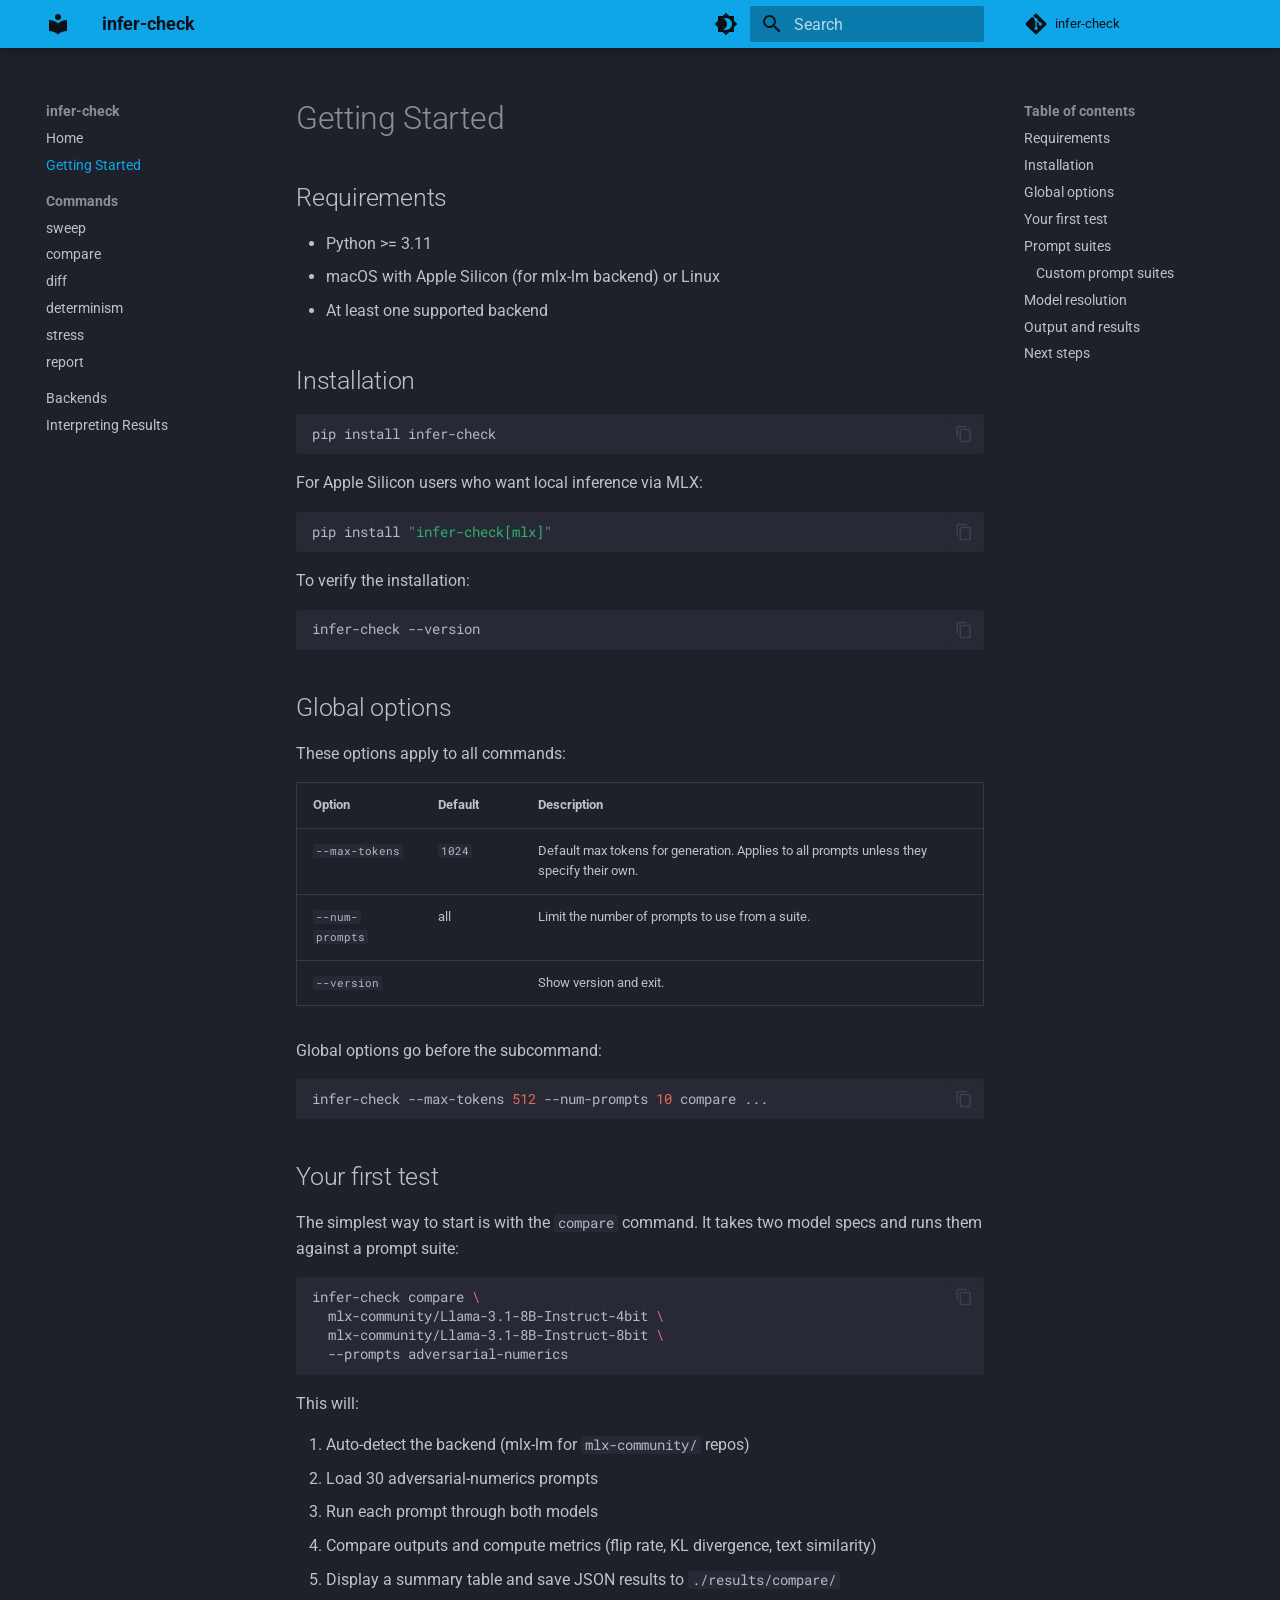
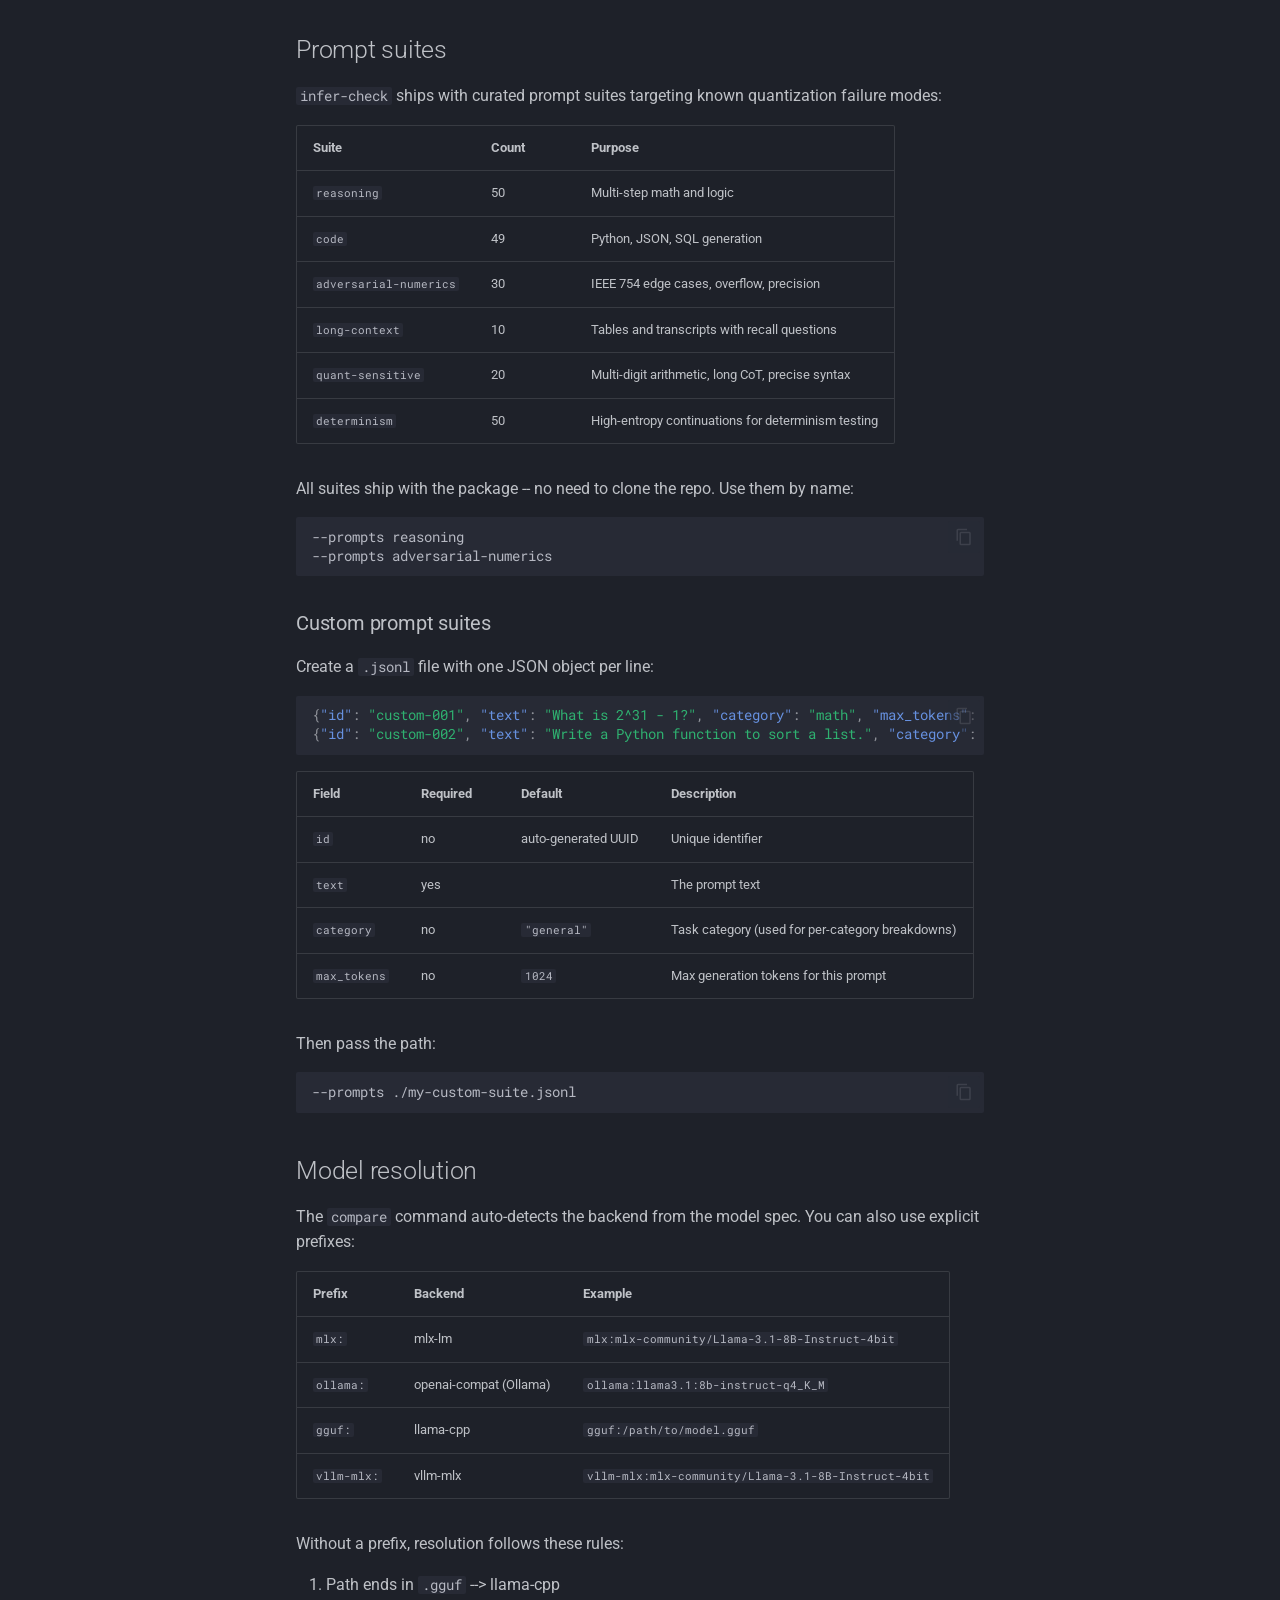
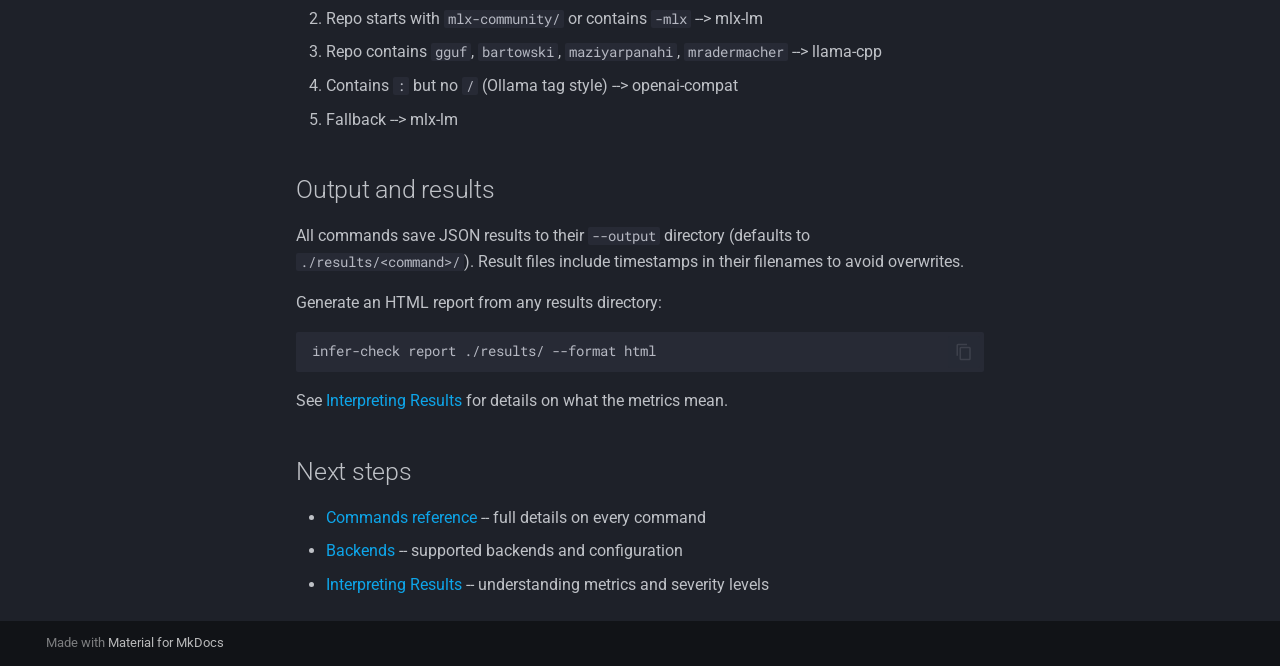
<file: getting-started/index.html>
<!doctype html>
<html lang="en" class="no-js">
  <head>
    
      <meta charset="utf-8">
      <meta name="viewport" content="width=device-width,initial-scale=1">
      
        <meta name="description" content="Cross-backend differential testing for LLM inference correctness">
      
      
      
        <link rel="canonical" href="https://nullpointerdepressivedisorder.github.io/infer-check/getting-started/">
      
      
        <link rel="prev" href="..">
      
      
        <link rel="next" href="../commands/sweep/">
      
      
        
      
      
      <link rel="icon" href="../assets/images/favicon.png">
      <meta name="generator" content="mkdocs-1.6.1, mkdocs-material-9.7.6">
    
    
      
        <title>Getting Started - infer-check</title>
      
    
    
      <link rel="stylesheet" href="../assets/stylesheets/main.484c7ddc.min.css">
      
        
        <link rel="stylesheet" href="../assets/stylesheets/palette.ab4e12ef.min.css">
      
      


    
    
      
    
    
      
        
        
        <link rel="preconnect" href="https://fonts.gstatic.com" crossorigin>
        <link rel="stylesheet" href="https://fonts.googleapis.com/css?family=Roboto:300,300i,400,400i,700,700i%7CRoboto+Mono:400,400i,700,700i&display=fallback">
        <style>:root{--md-text-font:"Roboto";--md-code-font:"Roboto Mono"}</style>
      
    
    
      <link rel="stylesheet" href="../stylesheets/extra.css">
    
    <script>__md_scope=new URL("..",location),__md_hash=e=>[...e].reduce(((e,_)=>(e<<5)-e+_.charCodeAt(0)),0),__md_get=(e,_=localStorage,t=__md_scope)=>JSON.parse(_.getItem(t.pathname+"."+e)),__md_set=(e,_,t=localStorage,a=__md_scope)=>{try{t.setItem(a.pathname+"."+e,JSON.stringify(_))}catch(e){}}</script>
    
      

    
    
  </head>
  
  
    
    
      
    
    
    
    
    <body dir="ltr" data-md-color-scheme="slate" data-md-color-primary="custom" data-md-color-accent="indigo">
  
    
    <input class="md-toggle" data-md-toggle="drawer" type="checkbox" id="__drawer" autocomplete="off">
    <input class="md-toggle" data-md-toggle="search" type="checkbox" id="__search" autocomplete="off">
    <label class="md-overlay" for="__drawer"></label>
    <div data-md-component="skip">
      
        
        <a href="#getting-started" class="md-skip">
          Skip to content
        </a>
      
    </div>
    <div data-md-component="announce">
      
    </div>
    
    
      

  

<header class="md-header md-header--shadow" data-md-component="header">
  <nav class="md-header__inner md-grid" aria-label="Header">
    <a href=".." title="infer-check" class="md-header__button md-logo" aria-label="infer-check" data-md-component="logo">
      
  
  <svg xmlns="http://www.w3.org/2000/svg" viewBox="0 0 24 24"><path d="M12 8a3 3 0 0 0 3-3 3 3 0 0 0-3-3 3 3 0 0 0-3 3 3 3 0 0 0 3 3m0 3.54C9.64 9.35 6.5 8 3 8v11c3.5 0 6.64 1.35 9 3.54 2.36-2.19 5.5-3.54 9-3.54V8c-3.5 0-6.64 1.35-9 3.54"/></svg>

    </a>
    <label class="md-header__button md-icon" for="__drawer">
      
      <svg xmlns="http://www.w3.org/2000/svg" viewBox="0 0 24 24"><path d="M3 6h18v2H3zm0 5h18v2H3zm0 5h18v2H3z"/></svg>
    </label>
    <div class="md-header__title" data-md-component="header-title">
      <div class="md-header__ellipsis">
        <div class="md-header__topic">
          <span class="md-ellipsis">
            infer-check
          </span>
        </div>
        <div class="md-header__topic" data-md-component="header-topic">
          <span class="md-ellipsis">
            
              Getting Started
            
          </span>
        </div>
      </div>
    </div>
    
      
        <form class="md-header__option" data-md-component="palette">
  
    
    
    
    <input class="md-option" data-md-color-media="" data-md-color-scheme="slate" data-md-color-primary="custom" data-md-color-accent="indigo"  aria-label="Switch to light mode"  type="radio" name="__palette" id="__palette_0">
    
      <label class="md-header__button md-icon" title="Switch to light mode" for="__palette_1" hidden>
        <svg xmlns="http://www.w3.org/2000/svg" viewBox="0 0 24 24"><path d="M12 18c-.89 0-1.74-.2-2.5-.55C11.56 16.5 13 14.42 13 12s-1.44-4.5-3.5-5.45C10.26 6.2 11.11 6 12 6a6 6 0 0 1 6 6 6 6 0 0 1-6 6m8-9.31V4h-4.69L12 .69 8.69 4H4v4.69L.69 12 4 15.31V20h4.69L12 23.31 15.31 20H20v-4.69L23.31 12z"/></svg>
      </label>
    
  
    
    
    
    <input class="md-option" data-md-color-media="" data-md-color-scheme="default" data-md-color-primary="custom" data-md-color-accent="indigo"  aria-label="Switch to dark mode"  type="radio" name="__palette" id="__palette_1">
    
      <label class="md-header__button md-icon" title="Switch to dark mode" for="__palette_0" hidden>
        <svg xmlns="http://www.w3.org/2000/svg" viewBox="0 0 24 24"><path d="M12 8a4 4 0 0 0-4 4 4 4 0 0 0 4 4 4 4 0 0 0 4-4 4 4 0 0 0-4-4m0 10a6 6 0 0 1-6-6 6 6 0 0 1 6-6 6 6 0 0 1 6 6 6 6 0 0 1-6 6m8-9.31V4h-4.69L12 .69 8.69 4H4v4.69L.69 12 4 15.31V20h4.69L12 23.31 15.31 20H20v-4.69L23.31 12z"/></svg>
      </label>
    
  
</form>
      
    
    
      <script>var palette=__md_get("__palette");if(palette&&palette.color){if("(prefers-color-scheme)"===palette.color.media){var media=matchMedia("(prefers-color-scheme: light)"),input=document.querySelector(media.matches?"[data-md-color-media='(prefers-color-scheme: light)']":"[data-md-color-media='(prefers-color-scheme: dark)']");palette.color.media=input.getAttribute("data-md-color-media"),palette.color.scheme=input.getAttribute("data-md-color-scheme"),palette.color.primary=input.getAttribute("data-md-color-primary"),palette.color.accent=input.getAttribute("data-md-color-accent")}for(var[key,value]of Object.entries(palette.color))document.body.setAttribute("data-md-color-"+key,value)}</script>
    
    
    
      
      
        <label class="md-header__button md-icon" for="__search">
          
          <svg xmlns="http://www.w3.org/2000/svg" viewBox="0 0 24 24"><path d="M9.5 3A6.5 6.5 0 0 1 16 9.5c0 1.61-.59 3.09-1.56 4.23l.27.27h.79l5 5-1.5 1.5-5-5v-.79l-.27-.27A6.52 6.52 0 0 1 9.5 16 6.5 6.5 0 0 1 3 9.5 6.5 6.5 0 0 1 9.5 3m0 2C7 5 5 7 5 9.5S7 14 9.5 14 14 12 14 9.5 12 5 9.5 5"/></svg>
        </label>
        <div class="md-search" data-md-component="search" role="dialog">
  <label class="md-search__overlay" for="__search"></label>
  <div class="md-search__inner" role="search">
    <form class="md-search__form" name="search">
      <input type="text" class="md-search__input" name="query" aria-label="Search" placeholder="Search" autocapitalize="off" autocorrect="off" autocomplete="off" spellcheck="false" data-md-component="search-query" required>
      <label class="md-search__icon md-icon" for="__search">
        
        <svg xmlns="http://www.w3.org/2000/svg" viewBox="0 0 24 24"><path d="M9.5 3A6.5 6.5 0 0 1 16 9.5c0 1.61-.59 3.09-1.56 4.23l.27.27h.79l5 5-1.5 1.5-5-5v-.79l-.27-.27A6.52 6.52 0 0 1 9.5 16 6.5 6.5 0 0 1 3 9.5 6.5 6.5 0 0 1 9.5 3m0 2C7 5 5 7 5 9.5S7 14 9.5 14 14 12 14 9.5 12 5 9.5 5"/></svg>
        
        <svg xmlns="http://www.w3.org/2000/svg" viewBox="0 0 24 24"><path d="M20 11v2H8l5.5 5.5-1.42 1.42L4.16 12l7.92-7.92L13.5 5.5 8 11z"/></svg>
      </label>
      <nav class="md-search__options" aria-label="Search">
        
        <button type="reset" class="md-search__icon md-icon" title="Clear" aria-label="Clear" tabindex="-1">
          
          <svg xmlns="http://www.w3.org/2000/svg" viewBox="0 0 24 24"><path d="M19 6.41 17.59 5 12 10.59 6.41 5 5 6.41 10.59 12 5 17.59 6.41 19 12 13.41 17.59 19 19 17.59 13.41 12z"/></svg>
        </button>
      </nav>
      
    </form>
    <div class="md-search__output">
      <div class="md-search__scrollwrap" tabindex="0" data-md-scrollfix>
        <div class="md-search-result" data-md-component="search-result">
          <div class="md-search-result__meta">
            Initializing search
          </div>
          <ol class="md-search-result__list" role="presentation"></ol>
        </div>
      </div>
    </div>
  </div>
</div>
      
    
    
      <div class="md-header__source">
        <a href="https://github.com/NullPointerDepressiveDisorder/infer-check" title="Go to repository" class="md-source" data-md-component="source">
  <div class="md-source__icon md-icon">
    
    <svg xmlns="http://www.w3.org/2000/svg" viewBox="0 0 448 512"><!--! Font Awesome Free 7.1.0 by @fontawesome - https://fontawesome.com License - https://fontawesome.com/license/free (Icons: CC BY 4.0, Fonts: SIL OFL 1.1, Code: MIT License) Copyright 2025 Fonticons, Inc.--><path d="M439.6 236.1 244 40.5c-5.4-5.5-12.8-8.5-20.4-8.5s-15 3-20.4 8.4L162.5 81l51.5 51.5c27.1-9.1 52.7 16.8 43.4 43.7l49.7 49.7c34.2-11.8 61.2 31 35.5 56.7-26.5 26.5-70.2-2.9-56-37.3L240.3 199v121.9c25.3 12.5 22.3 41.8 9.1 55-6.4 6.4-15.2 10.1-24.3 10.1s-17.8-3.6-24.3-10.1c-17.6-17.6-11.1-46.9 11.2-56v-123c-20.8-8.5-24.6-30.7-18.6-45L142.6 101 8.5 235.1C3 240.6 0 247.9 0 255.5s3 15 8.5 20.4l195.6 195.7c5.4 5.4 12.7 8.4 20.4 8.4s15-3 20.4-8.4l194.7-194.7c5.4-5.4 8.4-12.8 8.4-20.4s-3-15-8.4-20.4"/></svg>
  </div>
  <div class="md-source__repository">
    infer-check
  </div>
</a>
      </div>
    
  </nav>
  
</header>
    
    <div class="md-container" data-md-component="container">
      
      
        
          
        
      
      <main class="md-main" data-md-component="main">
        <div class="md-main__inner md-grid">
          
            
              
              <div class="md-sidebar md-sidebar--primary" data-md-component="sidebar" data-md-type="navigation" >
                <div class="md-sidebar__scrollwrap">
                  <div class="md-sidebar__inner">
                    



<nav class="md-nav md-nav--primary" aria-label="Navigation" data-md-level="0">
  <label class="md-nav__title" for="__drawer">
    <a href=".." title="infer-check" class="md-nav__button md-logo" aria-label="infer-check" data-md-component="logo">
      
  
  <svg xmlns="http://www.w3.org/2000/svg" viewBox="0 0 24 24"><path d="M12 8a3 3 0 0 0 3-3 3 3 0 0 0-3-3 3 3 0 0 0-3 3 3 3 0 0 0 3 3m0 3.54C9.64 9.35 6.5 8 3 8v11c3.5 0 6.64 1.35 9 3.54 2.36-2.19 5.5-3.54 9-3.54V8c-3.5 0-6.64 1.35-9 3.54"/></svg>

    </a>
    infer-check
  </label>
  
    <div class="md-nav__source">
      <a href="https://github.com/NullPointerDepressiveDisorder/infer-check" title="Go to repository" class="md-source" data-md-component="source">
  <div class="md-source__icon md-icon">
    
    <svg xmlns="http://www.w3.org/2000/svg" viewBox="0 0 448 512"><!--! Font Awesome Free 7.1.0 by @fontawesome - https://fontawesome.com License - https://fontawesome.com/license/free (Icons: CC BY 4.0, Fonts: SIL OFL 1.1, Code: MIT License) Copyright 2025 Fonticons, Inc.--><path d="M439.6 236.1 244 40.5c-5.4-5.5-12.8-8.5-20.4-8.5s-15 3-20.4 8.4L162.5 81l51.5 51.5c27.1-9.1 52.7 16.8 43.4 43.7l49.7 49.7c34.2-11.8 61.2 31 35.5 56.7-26.5 26.5-70.2-2.9-56-37.3L240.3 199v121.9c25.3 12.5 22.3 41.8 9.1 55-6.4 6.4-15.2 10.1-24.3 10.1s-17.8-3.6-24.3-10.1c-17.6-17.6-11.1-46.9 11.2-56v-123c-20.8-8.5-24.6-30.7-18.6-45L142.6 101 8.5 235.1C3 240.6 0 247.9 0 255.5s3 15 8.5 20.4l195.6 195.7c5.4 5.4 12.7 8.4 20.4 8.4s15-3 20.4-8.4l194.7-194.7c5.4-5.4 8.4-12.8 8.4-20.4s-3-15-8.4-20.4"/></svg>
  </div>
  <div class="md-source__repository">
    infer-check
  </div>
</a>
    </div>
  
  <ul class="md-nav__list" data-md-scrollfix>
    
      
      
  
  
  
  
    <li class="md-nav__item">
      <a href=".." class="md-nav__link">
        
  
  
  <span class="md-ellipsis">
    
  
    Home
  

    
  </span>
  
  

      </a>
    </li>
  

    
      
      
  
  
    
  
  
  
    <li class="md-nav__item md-nav__item--active">
      
      <input class="md-nav__toggle md-toggle" type="checkbox" id="__toc">
      
      
        
      
      
        <label class="md-nav__link md-nav__link--active" for="__toc">
          
  
  
  <span class="md-ellipsis">
    
  
    Getting Started
  

    
  </span>
  
  

          <span class="md-nav__icon md-icon"></span>
        </label>
      
      <a href="./" class="md-nav__link md-nav__link--active">
        
  
  
  <span class="md-ellipsis">
    
  
    Getting Started
  

    
  </span>
  
  

      </a>
      
        

<nav class="md-nav md-nav--secondary" aria-label="Table of contents">
  
  
  
    
  
  
    <label class="md-nav__title" for="__toc">
      <span class="md-nav__icon md-icon"></span>
      Table of contents
    </label>
    <ul class="md-nav__list" data-md-component="toc" data-md-scrollfix>
      
        <li class="md-nav__item">
  <a href="#requirements" class="md-nav__link">
    <span class="md-ellipsis">
      
        Requirements
      
    </span>
  </a>
  
</li>
      
        <li class="md-nav__item">
  <a href="#installation" class="md-nav__link">
    <span class="md-ellipsis">
      
        Installation
      
    </span>
  </a>
  
</li>
      
        <li class="md-nav__item">
  <a href="#global-options" class="md-nav__link">
    <span class="md-ellipsis">
      
        Global options
      
    </span>
  </a>
  
</li>
      
        <li class="md-nav__item">
  <a href="#your-first-test" class="md-nav__link">
    <span class="md-ellipsis">
      
        Your first test
      
    </span>
  </a>
  
</li>
      
        <li class="md-nav__item">
  <a href="#prompt-suites" class="md-nav__link">
    <span class="md-ellipsis">
      
        Prompt suites
      
    </span>
  </a>
  
    <nav class="md-nav" aria-label="Prompt suites">
      <ul class="md-nav__list">
        
          <li class="md-nav__item">
  <a href="#custom-prompt-suites" class="md-nav__link">
    <span class="md-ellipsis">
      
        Custom prompt suites
      
    </span>
  </a>
  
</li>
        
      </ul>
    </nav>
  
</li>
      
        <li class="md-nav__item">
  <a href="#model-resolution" class="md-nav__link">
    <span class="md-ellipsis">
      
        Model resolution
      
    </span>
  </a>
  
</li>
      
        <li class="md-nav__item">
  <a href="#output-and-results" class="md-nav__link">
    <span class="md-ellipsis">
      
        Output and results
      
    </span>
  </a>
  
</li>
      
        <li class="md-nav__item">
  <a href="#next-steps" class="md-nav__link">
    <span class="md-ellipsis">
      
        Next steps
      
    </span>
  </a>
  
</li>
      
    </ul>
  
</nav>
      
    </li>
  

    
      
      
  
  
  
  
    
    
    
    
      
        
        
      
    
    
    <li class="md-nav__item md-nav__item--section md-nav__item--nested">
      
        
        
          
        
        <input class="md-nav__toggle md-toggle md-toggle--indeterminate" type="checkbox" id="__nav_3" >
        
          
          <label class="md-nav__link" for="__nav_3" id="__nav_3_label" tabindex="">
            
  
  
  <span class="md-ellipsis">
    
  
    Commands
  

    
  </span>
  
  

            <span class="md-nav__icon md-icon"></span>
          </label>
        
        <nav class="md-nav" data-md-level="1" aria-labelledby="__nav_3_label" aria-expanded="false">
          <label class="md-nav__title" for="__nav_3">
            <span class="md-nav__icon md-icon"></span>
            
  
    Commands
  

          </label>
          <ul class="md-nav__list" data-md-scrollfix>
            
              
                
  
  
  
  
    <li class="md-nav__item">
      <a href="../commands/sweep/" class="md-nav__link">
        
  
  
  <span class="md-ellipsis">
    
  
    sweep
  

    
  </span>
  
  

      </a>
    </li>
  

              
            
              
                
  
  
  
  
    <li class="md-nav__item">
      <a href="../commands/compare/" class="md-nav__link">
        
  
  
  <span class="md-ellipsis">
    
  
    compare
  

    
  </span>
  
  

      </a>
    </li>
  

              
            
              
                
  
  
  
  
    <li class="md-nav__item">
      <a href="../commands/diff/" class="md-nav__link">
        
  
  
  <span class="md-ellipsis">
    
  
    diff
  

    
  </span>
  
  

      </a>
    </li>
  

              
            
              
                
  
  
  
  
    <li class="md-nav__item">
      <a href="../commands/determinism/" class="md-nav__link">
        
  
  
  <span class="md-ellipsis">
    
  
    determinism
  

    
  </span>
  
  

      </a>
    </li>
  

              
            
              
                
  
  
  
  
    <li class="md-nav__item">
      <a href="../commands/stress/" class="md-nav__link">
        
  
  
  <span class="md-ellipsis">
    
  
    stress
  

    
  </span>
  
  

      </a>
    </li>
  

              
            
              
                
  
  
  
  
    <li class="md-nav__item">
      <a href="../commands/report/" class="md-nav__link">
        
  
  
  <span class="md-ellipsis">
    
  
    report
  

    
  </span>
  
  

      </a>
    </li>
  

              
            
          </ul>
        </nav>
      
    </li>
  

    
      
      
  
  
  
  
    <li class="md-nav__item">
      <a href="../backends/" class="md-nav__link">
        
  
  
  <span class="md-ellipsis">
    
  
    Backends
  

    
  </span>
  
  

      </a>
    </li>
  

    
      
      
  
  
  
  
    <li class="md-nav__item">
      <a href="../interpreting-results/" class="md-nav__link">
        
  
  
  <span class="md-ellipsis">
    
  
    Interpreting Results
  

    
  </span>
  
  

      </a>
    </li>
  

    
  </ul>
</nav>
                  </div>
                </div>
              </div>
            
            
              
              <div class="md-sidebar md-sidebar--secondary" data-md-component="sidebar" data-md-type="toc" >
                <div class="md-sidebar__scrollwrap">
                  <div class="md-sidebar__inner">
                    

<nav class="md-nav md-nav--secondary" aria-label="Table of contents">
  
  
  
    
  
  
    <label class="md-nav__title" for="__toc">
      <span class="md-nav__icon md-icon"></span>
      Table of contents
    </label>
    <ul class="md-nav__list" data-md-component="toc" data-md-scrollfix>
      
        <li class="md-nav__item">
  <a href="#requirements" class="md-nav__link">
    <span class="md-ellipsis">
      
        Requirements
      
    </span>
  </a>
  
</li>
      
        <li class="md-nav__item">
  <a href="#installation" class="md-nav__link">
    <span class="md-ellipsis">
      
        Installation
      
    </span>
  </a>
  
</li>
      
        <li class="md-nav__item">
  <a href="#global-options" class="md-nav__link">
    <span class="md-ellipsis">
      
        Global options
      
    </span>
  </a>
  
</li>
      
        <li class="md-nav__item">
  <a href="#your-first-test" class="md-nav__link">
    <span class="md-ellipsis">
      
        Your first test
      
    </span>
  </a>
  
</li>
      
        <li class="md-nav__item">
  <a href="#prompt-suites" class="md-nav__link">
    <span class="md-ellipsis">
      
        Prompt suites
      
    </span>
  </a>
  
    <nav class="md-nav" aria-label="Prompt suites">
      <ul class="md-nav__list">
        
          <li class="md-nav__item">
  <a href="#custom-prompt-suites" class="md-nav__link">
    <span class="md-ellipsis">
      
        Custom prompt suites
      
    </span>
  </a>
  
</li>
        
      </ul>
    </nav>
  
</li>
      
        <li class="md-nav__item">
  <a href="#model-resolution" class="md-nav__link">
    <span class="md-ellipsis">
      
        Model resolution
      
    </span>
  </a>
  
</li>
      
        <li class="md-nav__item">
  <a href="#output-and-results" class="md-nav__link">
    <span class="md-ellipsis">
      
        Output and results
      
    </span>
  </a>
  
</li>
      
        <li class="md-nav__item">
  <a href="#next-steps" class="md-nav__link">
    <span class="md-ellipsis">
      
        Next steps
      
    </span>
  </a>
  
</li>
      
    </ul>
  
</nav>
                  </div>
                </div>
              </div>
            
          
          
            <div class="md-content" data-md-component="content">
              
              <article class="md-content__inner md-typeset">
                
                  


  
  


<h1 id="getting-started">Getting Started</h1>
<h2 id="requirements">Requirements</h2>
<ul>
<li>Python &gt;= 3.11</li>
<li>macOS with Apple Silicon (for mlx-lm backend) or Linux</li>
<li>At least one supported backend</li>
</ul>
<h2 id="installation">Installation</h2>
<div class="highlight"><pre><span></span><code><a id="__codelineno-0-1" name="__codelineno-0-1" href="#__codelineno-0-1"></a>pip<span class="w"> </span>install<span class="w"> </span>infer-check
</code></pre></div>
<p>For Apple Silicon users who want local inference via MLX:</p>
<div class="highlight"><pre><span></span><code><a id="__codelineno-1-1" name="__codelineno-1-1" href="#__codelineno-1-1"></a>pip<span class="w"> </span>install<span class="w"> </span><span class="s2">&quot;infer-check[mlx]&quot;</span>
</code></pre></div>
<p>To verify the installation:</p>
<div class="highlight"><pre><span></span><code><a id="__codelineno-2-1" name="__codelineno-2-1" href="#__codelineno-2-1"></a>infer-check<span class="w"> </span>--version
</code></pre></div>
<h2 id="global-options">Global options</h2>
<p>These options apply to all commands:</p>
<table>
<thead>
<tr>
<th>Option</th>
<th>Default</th>
<th>Description</th>
</tr>
</thead>
<tbody>
<tr>
<td><code>--max-tokens</code></td>
<td><code>1024</code></td>
<td>Default max tokens for generation. Applies to all prompts unless they specify their own.</td>
</tr>
<tr>
<td><code>--num-prompts</code></td>
<td>all</td>
<td>Limit the number of prompts to use from a suite.</td>
</tr>
<tr>
<td><code>--version</code></td>
<td></td>
<td>Show version and exit.</td>
</tr>
</tbody>
</table>
<p>Global options go before the subcommand:</p>
<div class="highlight"><pre><span></span><code><a id="__codelineno-3-1" name="__codelineno-3-1" href="#__codelineno-3-1"></a>infer-check<span class="w"> </span>--max-tokens<span class="w"> </span><span class="m">512</span><span class="w"> </span>--num-prompts<span class="w"> </span><span class="m">10</span><span class="w"> </span>compare<span class="w"> </span>...
</code></pre></div>
<h2 id="your-first-test">Your first test</h2>
<p>The simplest way to start is with the <code>compare</code> command. It takes two model specs and runs them against a prompt suite:</p>
<div class="highlight"><pre><span></span><code><a id="__codelineno-4-1" name="__codelineno-4-1" href="#__codelineno-4-1"></a>infer-check<span class="w"> </span>compare<span class="w"> </span><span class="se">\</span>
<a id="__codelineno-4-2" name="__codelineno-4-2" href="#__codelineno-4-2"></a><span class="w">  </span>mlx-community/Llama-3.1-8B-Instruct-4bit<span class="w"> </span><span class="se">\</span>
<a id="__codelineno-4-3" name="__codelineno-4-3" href="#__codelineno-4-3"></a><span class="w">  </span>mlx-community/Llama-3.1-8B-Instruct-8bit<span class="w"> </span><span class="se">\</span>
<a id="__codelineno-4-4" name="__codelineno-4-4" href="#__codelineno-4-4"></a><span class="w">  </span>--prompts<span class="w"> </span>adversarial-numerics
</code></pre></div>
<p>This will:</p>
<ol>
<li>Auto-detect the backend (mlx-lm for <code>mlx-community/</code> repos)</li>
<li>Load 30 adversarial-numerics prompts</li>
<li>Run each prompt through both models</li>
<li>Compare outputs and compute metrics (flip rate, KL divergence, text similarity)</li>
<li>Display a summary table and save JSON results to <code>./results/compare/</code></li>
</ol>
<h2 id="prompt-suites">Prompt suites</h2>
<p><code>infer-check</code> ships with curated prompt suites targeting known quantization failure modes:</p>
<table>
<thead>
<tr>
<th>Suite</th>
<th>Count</th>
<th>Purpose</th>
</tr>
</thead>
<tbody>
<tr>
<td><code>reasoning</code></td>
<td>50</td>
<td>Multi-step math and logic</td>
</tr>
<tr>
<td><code>code</code></td>
<td>49</td>
<td>Python, JSON, SQL generation</td>
</tr>
<tr>
<td><code>adversarial-numerics</code></td>
<td>30</td>
<td>IEEE 754 edge cases, overflow, precision</td>
</tr>
<tr>
<td><code>long-context</code></td>
<td>10</td>
<td>Tables and transcripts with recall questions</td>
</tr>
<tr>
<td><code>quant-sensitive</code></td>
<td>20</td>
<td>Multi-digit arithmetic, long CoT, precise syntax</td>
</tr>
<tr>
<td><code>determinism</code></td>
<td>50</td>
<td>High-entropy continuations for determinism testing</td>
</tr>
</tbody>
</table>
<p>All suites ship with the package -- no need to clone the repo. Use them by name:</p>
<div class="highlight"><pre><span></span><code><a id="__codelineno-5-1" name="__codelineno-5-1" href="#__codelineno-5-1"></a>--prompts<span class="w"> </span>reasoning
<a id="__codelineno-5-2" name="__codelineno-5-2" href="#__codelineno-5-2"></a>--prompts<span class="w"> </span>adversarial-numerics
</code></pre></div>
<h3 id="custom-prompt-suites">Custom prompt suites</h3>
<p>Create a <code>.jsonl</code> file with one JSON object per line:</p>
<div class="highlight"><pre><span></span><code><a id="__codelineno-6-1" name="__codelineno-6-1" href="#__codelineno-6-1"></a><span class="p">{</span><span class="nt">&quot;id&quot;</span><span class="p">:</span><span class="w"> </span><span class="s2">&quot;custom-001&quot;</span><span class="p">,</span><span class="w"> </span><span class="nt">&quot;text&quot;</span><span class="p">:</span><span class="w"> </span><span class="s2">&quot;What is 2^31 - 1?&quot;</span><span class="p">,</span><span class="w"> </span><span class="nt">&quot;category&quot;</span><span class="p">:</span><span class="w"> </span><span class="s2">&quot;math&quot;</span><span class="p">,</span><span class="w"> </span><span class="nt">&quot;max_tokens&quot;</span><span class="p">:</span><span class="w"> </span><span class="mi">512</span><span class="p">}</span>
<a id="__codelineno-6-2" name="__codelineno-6-2" href="#__codelineno-6-2"></a><span class="p">{</span><span class="nt">&quot;id&quot;</span><span class="p">:</span><span class="w"> </span><span class="s2">&quot;custom-002&quot;</span><span class="p">,</span><span class="w"> </span><span class="nt">&quot;text&quot;</span><span class="p">:</span><span class="w"> </span><span class="s2">&quot;Write a Python function to sort a list.&quot;</span><span class="p">,</span><span class="w"> </span><span class="nt">&quot;category&quot;</span><span class="p">:</span><span class="w"> </span><span class="s2">&quot;code&quot;</span><span class="p">}</span>
</code></pre></div>
<table>
<thead>
<tr>
<th>Field</th>
<th>Required</th>
<th>Default</th>
<th>Description</th>
</tr>
</thead>
<tbody>
<tr>
<td><code>id</code></td>
<td>no</td>
<td>auto-generated UUID</td>
<td>Unique identifier</td>
</tr>
<tr>
<td><code>text</code></td>
<td>yes</td>
<td></td>
<td>The prompt text</td>
</tr>
<tr>
<td><code>category</code></td>
<td>no</td>
<td><code>"general"</code></td>
<td>Task category (used for per-category breakdowns)</td>
</tr>
<tr>
<td><code>max_tokens</code></td>
<td>no</td>
<td><code>1024</code></td>
<td>Max generation tokens for this prompt</td>
</tr>
</tbody>
</table>
<p>Then pass the path:</p>
<div class="highlight"><pre><span></span><code><a id="__codelineno-7-1" name="__codelineno-7-1" href="#__codelineno-7-1"></a>--prompts<span class="w"> </span>./my-custom-suite.jsonl
</code></pre></div>
<h2 id="model-resolution">Model resolution</h2>
<p>The <code>compare</code> command auto-detects the backend from the model spec. You can also use explicit prefixes:</p>
<table>
<thead>
<tr>
<th>Prefix</th>
<th>Backend</th>
<th>Example</th>
</tr>
</thead>
<tbody>
<tr>
<td><code>mlx:</code></td>
<td>mlx-lm</td>
<td><code>mlx:mlx-community/Llama-3.1-8B-Instruct-4bit</code></td>
</tr>
<tr>
<td><code>ollama:</code></td>
<td>openai-compat (Ollama)</td>
<td><code>ollama:llama3.1:8b-instruct-q4_K_M</code></td>
</tr>
<tr>
<td><code>gguf:</code></td>
<td>llama-cpp</td>
<td><code>gguf:/path/to/model.gguf</code></td>
</tr>
<tr>
<td><code>vllm-mlx:</code></td>
<td>vllm-mlx</td>
<td><code>vllm-mlx:mlx-community/Llama-3.1-8B-Instruct-4bit</code></td>
</tr>
</tbody>
</table>
<p>Without a prefix, resolution follows these rules:</p>
<ol>
<li>Path ends in <code>.gguf</code> --&gt; llama-cpp</li>
<li>Repo starts with <code>mlx-community/</code> or contains <code>-mlx</code> --&gt; mlx-lm</li>
<li>Repo contains <code>gguf</code>, <code>bartowski</code>, <code>maziyarpanahi</code>, <code>mradermacher</code> --&gt; llama-cpp</li>
<li>Contains <code>:</code> but no <code>/</code> (Ollama tag style) --&gt; openai-compat</li>
<li>Fallback --&gt; mlx-lm</li>
</ol>
<h2 id="output-and-results">Output and results</h2>
<p>All commands save JSON results to their <code>--output</code> directory (defaults to <code>./results/&lt;command&gt;/</code>). Result files include timestamps in their filenames to avoid overwrites.</p>
<p>Generate an HTML report from any results directory:</p>
<div class="highlight"><pre><span></span><code><a id="__codelineno-8-1" name="__codelineno-8-1" href="#__codelineno-8-1"></a>infer-check<span class="w"> </span>report<span class="w"> </span>./results/<span class="w"> </span>--format<span class="w"> </span>html
</code></pre></div>
<p>See <a href="../interpreting-results/">Interpreting Results</a> for details on what the metrics mean.</p>
<h2 id="next-steps">Next steps</h2>
<ul>
<li><a href="../commands/sweep/">Commands reference</a> -- full details on every command</li>
<li><a href="../backends/">Backends</a> -- supported backends and configuration</li>
<li><a href="../interpreting-results/">Interpreting Results</a> -- understanding metrics and severity levels</li>
</ul>












                
              </article>
            </div>
          
          
<script>var target=document.getElementById(location.hash.slice(1));target&&target.name&&(target.checked=target.name.startsWith("__tabbed_"))</script>
        </div>
        
      </main>
      
        <footer class="md-footer">
  
  <div class="md-footer-meta md-typeset">
    <div class="md-footer-meta__inner md-grid">
      <div class="md-copyright">
  
  
    Made with
    <a href="https://squidfunk.github.io/mkdocs-material/" target="_blank" rel="noopener">
      Material for MkDocs
    </a>
  
</div>
      
    </div>
  </div>
</footer>
      
    </div>
    <div class="md-dialog" data-md-component="dialog">
      <div class="md-dialog__inner md-typeset"></div>
    </div>
    
    
    
      
      
      <script id="__config" type="application/json">{"annotate": null, "base": "..", "features": ["navigation.sections", "navigation.expand", "content.code.copy", "search.highlight"], "search": "../assets/javascripts/workers/search.2c215733.min.js", "tags": null, "translations": {"clipboard.copied": "Copied to clipboard", "clipboard.copy": "Copy to clipboard", "search.result.more.one": "1 more on this page", "search.result.more.other": "# more on this page", "search.result.none": "No matching documents", "search.result.one": "1 matching document", "search.result.other": "# matching documents", "search.result.placeholder": "Type to start searching", "search.result.term.missing": "Missing", "select.version": "Select version"}, "version": null}</script>
    
    
      <script src="../assets/javascripts/bundle.79ae519e.min.js"></script>
      
    
  </body>
</html>
</file>
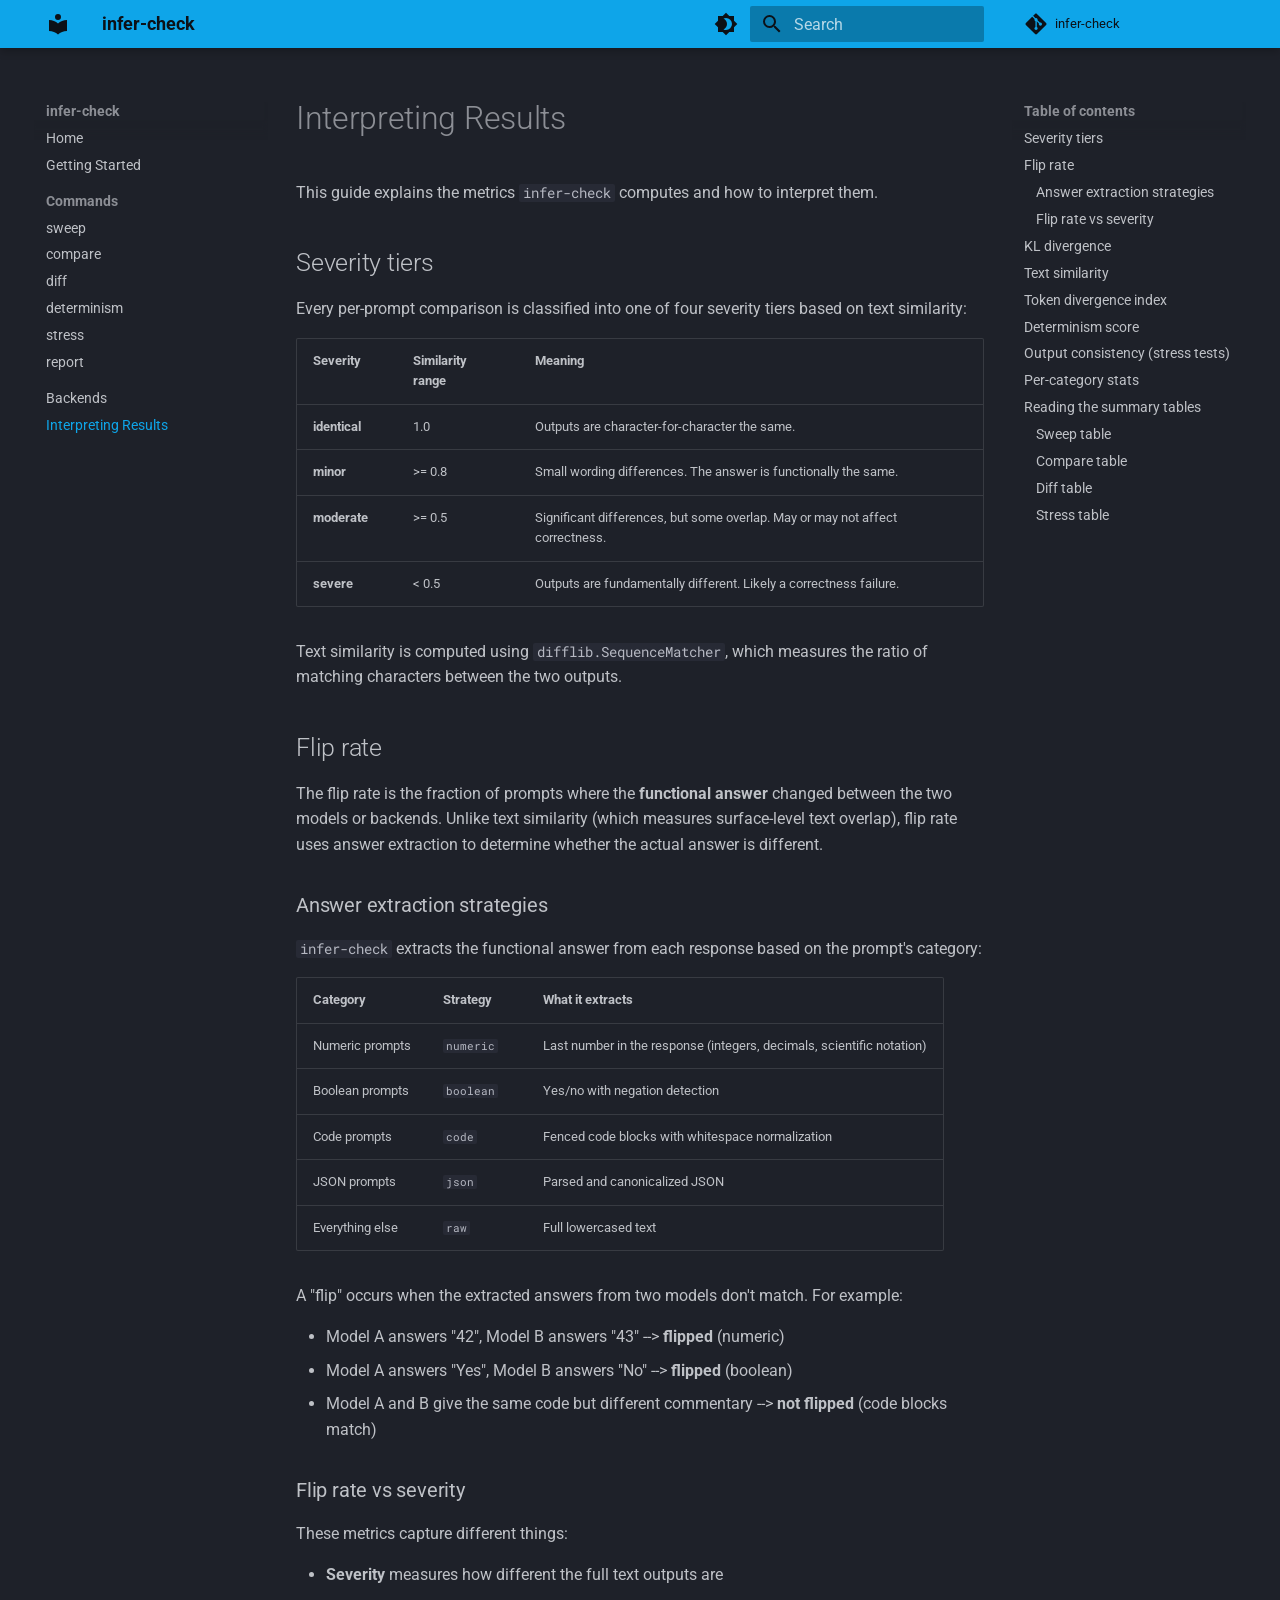
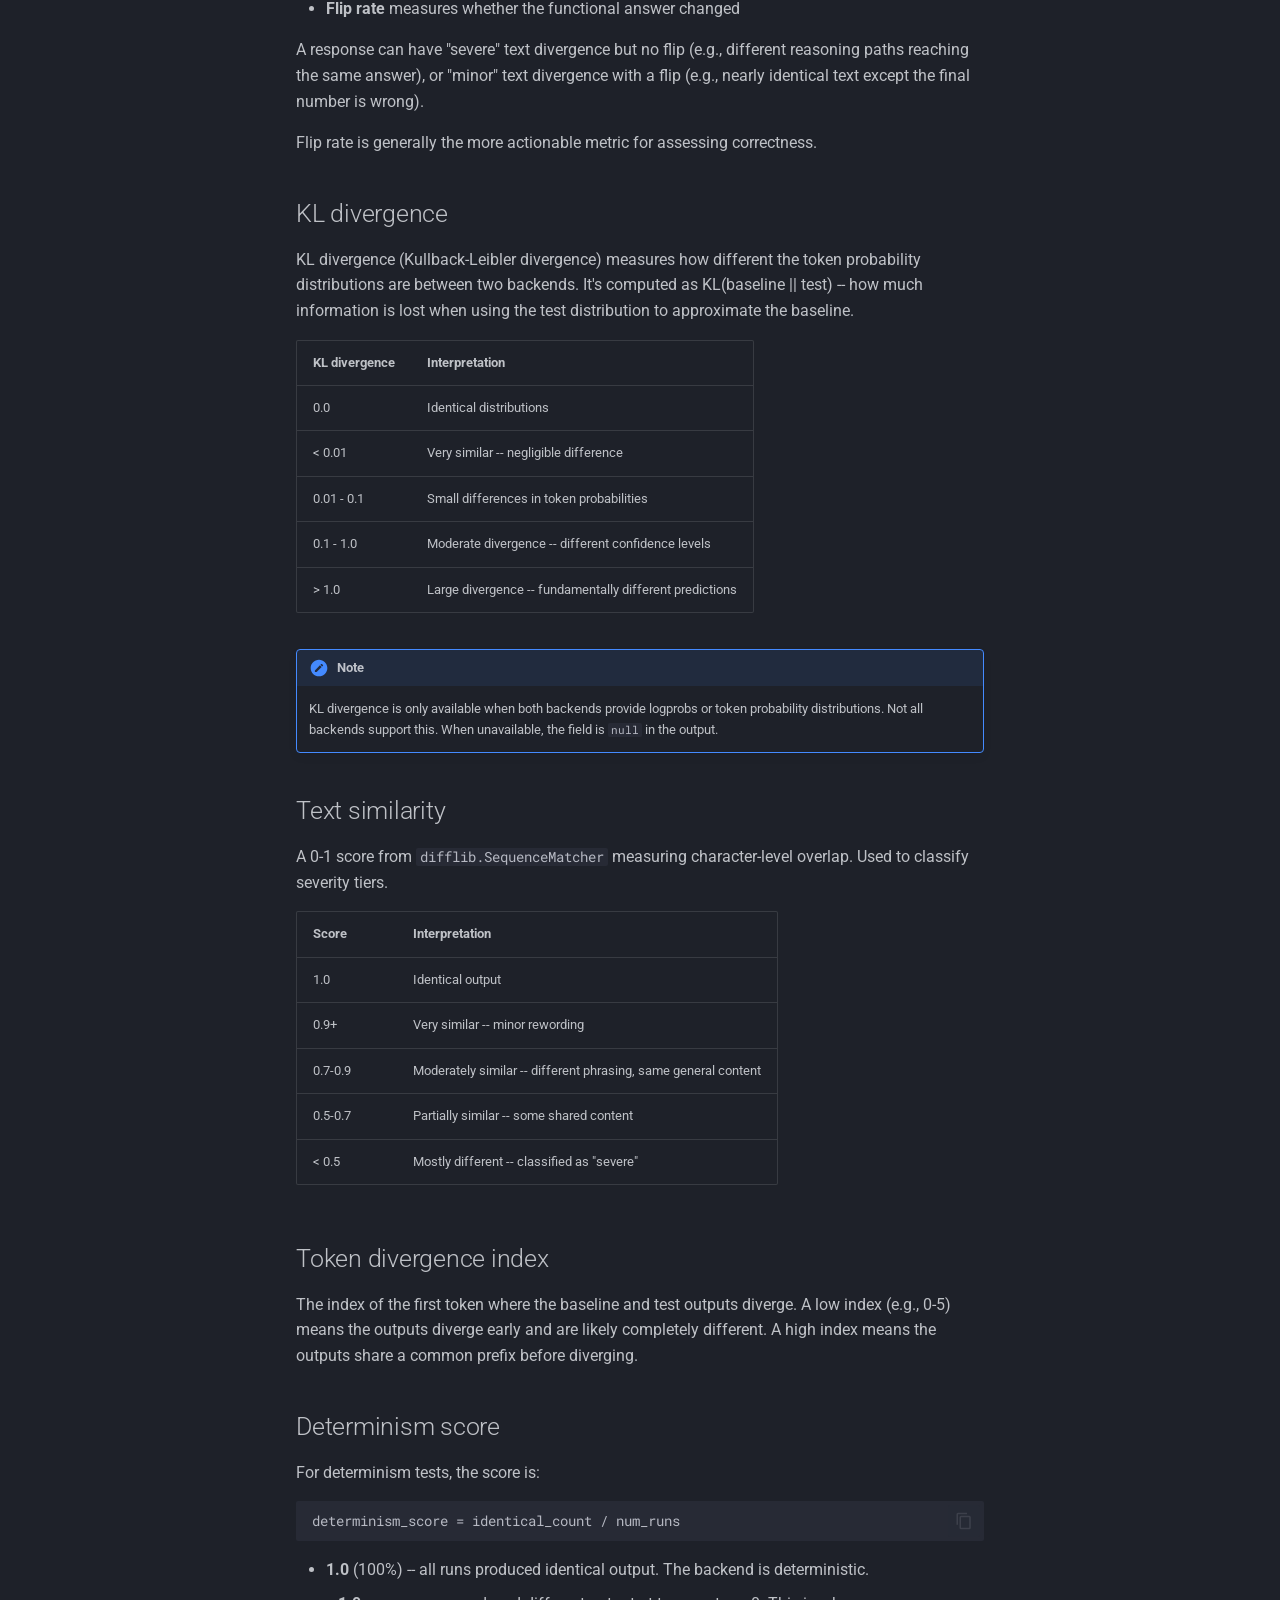
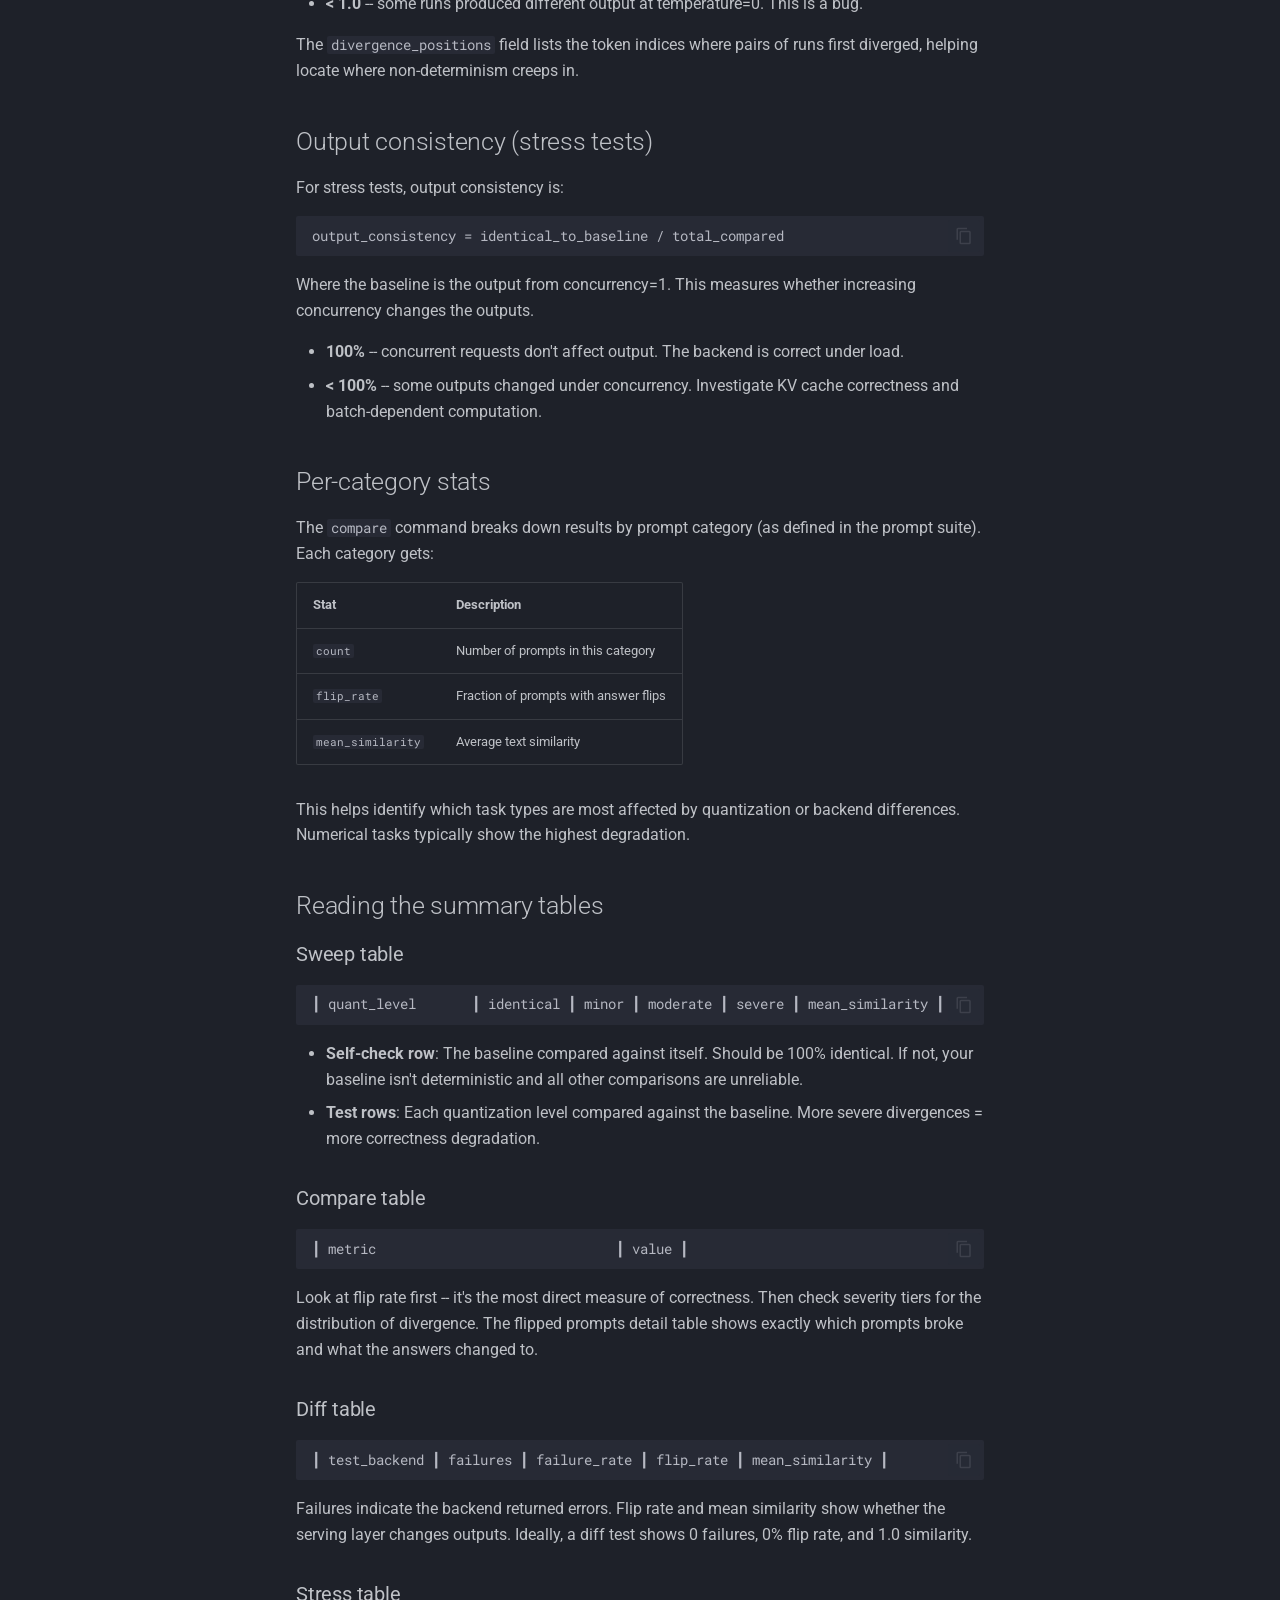
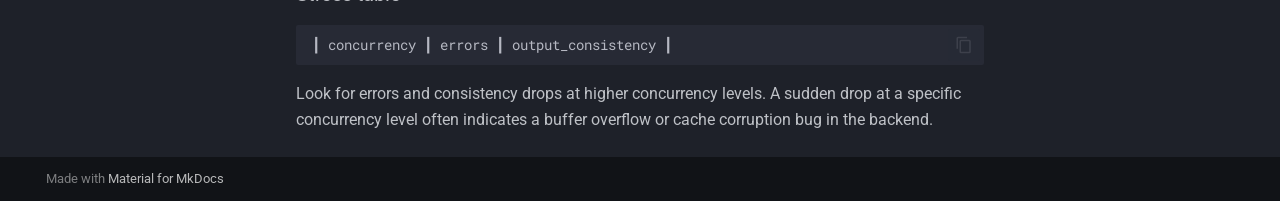
<file: interpreting-results/index.html>
<!doctype html>
<html lang="en" class="no-js">
  <head>
    
      <meta charset="utf-8">
      <meta name="viewport" content="width=device-width,initial-scale=1">
      
        <meta name="description" content="Cross-backend differential testing for LLM inference correctness">
      
      
      
        <link rel="canonical" href="https://nullpointerdepressivedisorder.github.io/infer-check/interpreting-results/">
      
      
        <link rel="prev" href="../backends/">
      
      
      
        
      
      
      <link rel="icon" href="../assets/images/favicon.png">
      <meta name="generator" content="mkdocs-1.6.1, mkdocs-material-9.7.6">
    
    
      
        <title>Interpreting Results - infer-check</title>
      
    
    
      <link rel="stylesheet" href="../assets/stylesheets/main.484c7ddc.min.css">
      
        
        <link rel="stylesheet" href="../assets/stylesheets/palette.ab4e12ef.min.css">
      
      


    
    
      
    
    
      
        
        
        <link rel="preconnect" href="https://fonts.gstatic.com" crossorigin>
        <link rel="stylesheet" href="https://fonts.googleapis.com/css?family=Roboto:300,300i,400,400i,700,700i%7CRoboto+Mono:400,400i,700,700i&display=fallback">
        <style>:root{--md-text-font:"Roboto";--md-code-font:"Roboto Mono"}</style>
      
    
    
      <link rel="stylesheet" href="../stylesheets/extra.css">
    
    <script>__md_scope=new URL("..",location),__md_hash=e=>[...e].reduce(((e,_)=>(e<<5)-e+_.charCodeAt(0)),0),__md_get=(e,_=localStorage,t=__md_scope)=>JSON.parse(_.getItem(t.pathname+"."+e)),__md_set=(e,_,t=localStorage,a=__md_scope)=>{try{t.setItem(a.pathname+"."+e,JSON.stringify(_))}catch(e){}}</script>
    
      

    
    
  </head>
  
  
    
    
      
    
    
    
    
    <body dir="ltr" data-md-color-scheme="slate" data-md-color-primary="custom" data-md-color-accent="indigo">
  
    
    <input class="md-toggle" data-md-toggle="drawer" type="checkbox" id="__drawer" autocomplete="off">
    <input class="md-toggle" data-md-toggle="search" type="checkbox" id="__search" autocomplete="off">
    <label class="md-overlay" for="__drawer"></label>
    <div data-md-component="skip">
      
        
        <a href="#interpreting-results" class="md-skip">
          Skip to content
        </a>
      
    </div>
    <div data-md-component="announce">
      
    </div>
    
    
      

  

<header class="md-header md-header--shadow" data-md-component="header">
  <nav class="md-header__inner md-grid" aria-label="Header">
    <a href=".." title="infer-check" class="md-header__button md-logo" aria-label="infer-check" data-md-component="logo">
      
  
  <svg xmlns="http://www.w3.org/2000/svg" viewBox="0 0 24 24"><path d="M12 8a3 3 0 0 0 3-3 3 3 0 0 0-3-3 3 3 0 0 0-3 3 3 3 0 0 0 3 3m0 3.54C9.64 9.35 6.5 8 3 8v11c3.5 0 6.64 1.35 9 3.54 2.36-2.19 5.5-3.54 9-3.54V8c-3.5 0-6.64 1.35-9 3.54"/></svg>

    </a>
    <label class="md-header__button md-icon" for="__drawer">
      
      <svg xmlns="http://www.w3.org/2000/svg" viewBox="0 0 24 24"><path d="M3 6h18v2H3zm0 5h18v2H3zm0 5h18v2H3z"/></svg>
    </label>
    <div class="md-header__title" data-md-component="header-title">
      <div class="md-header__ellipsis">
        <div class="md-header__topic">
          <span class="md-ellipsis">
            infer-check
          </span>
        </div>
        <div class="md-header__topic" data-md-component="header-topic">
          <span class="md-ellipsis">
            
              Interpreting Results
            
          </span>
        </div>
      </div>
    </div>
    
      
        <form class="md-header__option" data-md-component="palette">
  
    
    
    
    <input class="md-option" data-md-color-media="" data-md-color-scheme="slate" data-md-color-primary="custom" data-md-color-accent="indigo"  aria-label="Switch to light mode"  type="radio" name="__palette" id="__palette_0">
    
      <label class="md-header__button md-icon" title="Switch to light mode" for="__palette_1" hidden>
        <svg xmlns="http://www.w3.org/2000/svg" viewBox="0 0 24 24"><path d="M12 18c-.89 0-1.74-.2-2.5-.55C11.56 16.5 13 14.42 13 12s-1.44-4.5-3.5-5.45C10.26 6.2 11.11 6 12 6a6 6 0 0 1 6 6 6 6 0 0 1-6 6m8-9.31V4h-4.69L12 .69 8.69 4H4v4.69L.69 12 4 15.31V20h4.69L12 23.31 15.31 20H20v-4.69L23.31 12z"/></svg>
      </label>
    
  
    
    
    
    <input class="md-option" data-md-color-media="" data-md-color-scheme="default" data-md-color-primary="custom" data-md-color-accent="indigo"  aria-label="Switch to dark mode"  type="radio" name="__palette" id="__palette_1">
    
      <label class="md-header__button md-icon" title="Switch to dark mode" for="__palette_0" hidden>
        <svg xmlns="http://www.w3.org/2000/svg" viewBox="0 0 24 24"><path d="M12 8a4 4 0 0 0-4 4 4 4 0 0 0 4 4 4 4 0 0 0 4-4 4 4 0 0 0-4-4m0 10a6 6 0 0 1-6-6 6 6 0 0 1 6-6 6 6 0 0 1 6 6 6 6 0 0 1-6 6m8-9.31V4h-4.69L12 .69 8.69 4H4v4.69L.69 12 4 15.31V20h4.69L12 23.31 15.31 20H20v-4.69L23.31 12z"/></svg>
      </label>
    
  
</form>
      
    
    
      <script>var palette=__md_get("__palette");if(palette&&palette.color){if("(prefers-color-scheme)"===palette.color.media){var media=matchMedia("(prefers-color-scheme: light)"),input=document.querySelector(media.matches?"[data-md-color-media='(prefers-color-scheme: light)']":"[data-md-color-media='(prefers-color-scheme: dark)']");palette.color.media=input.getAttribute("data-md-color-media"),palette.color.scheme=input.getAttribute("data-md-color-scheme"),palette.color.primary=input.getAttribute("data-md-color-primary"),palette.color.accent=input.getAttribute("data-md-color-accent")}for(var[key,value]of Object.entries(palette.color))document.body.setAttribute("data-md-color-"+key,value)}</script>
    
    
    
      
      
        <label class="md-header__button md-icon" for="__search">
          
          <svg xmlns="http://www.w3.org/2000/svg" viewBox="0 0 24 24"><path d="M9.5 3A6.5 6.5 0 0 1 16 9.5c0 1.61-.59 3.09-1.56 4.23l.27.27h.79l5 5-1.5 1.5-5-5v-.79l-.27-.27A6.52 6.52 0 0 1 9.5 16 6.5 6.5 0 0 1 3 9.5 6.5 6.5 0 0 1 9.5 3m0 2C7 5 5 7 5 9.5S7 14 9.5 14 14 12 14 9.5 12 5 9.5 5"/></svg>
        </label>
        <div class="md-search" data-md-component="search" role="dialog">
  <label class="md-search__overlay" for="__search"></label>
  <div class="md-search__inner" role="search">
    <form class="md-search__form" name="search">
      <input type="text" class="md-search__input" name="query" aria-label="Search" placeholder="Search" autocapitalize="off" autocorrect="off" autocomplete="off" spellcheck="false" data-md-component="search-query" required>
      <label class="md-search__icon md-icon" for="__search">
        
        <svg xmlns="http://www.w3.org/2000/svg" viewBox="0 0 24 24"><path d="M9.5 3A6.5 6.5 0 0 1 16 9.5c0 1.61-.59 3.09-1.56 4.23l.27.27h.79l5 5-1.5 1.5-5-5v-.79l-.27-.27A6.52 6.52 0 0 1 9.5 16 6.5 6.5 0 0 1 3 9.5 6.5 6.5 0 0 1 9.5 3m0 2C7 5 5 7 5 9.5S7 14 9.5 14 14 12 14 9.5 12 5 9.5 5"/></svg>
        
        <svg xmlns="http://www.w3.org/2000/svg" viewBox="0 0 24 24"><path d="M20 11v2H8l5.5 5.5-1.42 1.42L4.16 12l7.92-7.92L13.5 5.5 8 11z"/></svg>
      </label>
      <nav class="md-search__options" aria-label="Search">
        
        <button type="reset" class="md-search__icon md-icon" title="Clear" aria-label="Clear" tabindex="-1">
          
          <svg xmlns="http://www.w3.org/2000/svg" viewBox="0 0 24 24"><path d="M19 6.41 17.59 5 12 10.59 6.41 5 5 6.41 10.59 12 5 17.59 6.41 19 12 13.41 17.59 19 19 17.59 13.41 12z"/></svg>
        </button>
      </nav>
      
    </form>
    <div class="md-search__output">
      <div class="md-search__scrollwrap" tabindex="0" data-md-scrollfix>
        <div class="md-search-result" data-md-component="search-result">
          <div class="md-search-result__meta">
            Initializing search
          </div>
          <ol class="md-search-result__list" role="presentation"></ol>
        </div>
      </div>
    </div>
  </div>
</div>
      
    
    
      <div class="md-header__source">
        <a href="https://github.com/NullPointerDepressiveDisorder/infer-check" title="Go to repository" class="md-source" data-md-component="source">
  <div class="md-source__icon md-icon">
    
    <svg xmlns="http://www.w3.org/2000/svg" viewBox="0 0 448 512"><!--! Font Awesome Free 7.1.0 by @fontawesome - https://fontawesome.com License - https://fontawesome.com/license/free (Icons: CC BY 4.0, Fonts: SIL OFL 1.1, Code: MIT License) Copyright 2025 Fonticons, Inc.--><path d="M439.6 236.1 244 40.5c-5.4-5.5-12.8-8.5-20.4-8.5s-15 3-20.4 8.4L162.5 81l51.5 51.5c27.1-9.1 52.7 16.8 43.4 43.7l49.7 49.7c34.2-11.8 61.2 31 35.5 56.7-26.5 26.5-70.2-2.9-56-37.3L240.3 199v121.9c25.3 12.5 22.3 41.8 9.1 55-6.4 6.4-15.2 10.1-24.3 10.1s-17.8-3.6-24.3-10.1c-17.6-17.6-11.1-46.9 11.2-56v-123c-20.8-8.5-24.6-30.7-18.6-45L142.6 101 8.5 235.1C3 240.6 0 247.9 0 255.5s3 15 8.5 20.4l195.6 195.7c5.4 5.4 12.7 8.4 20.4 8.4s15-3 20.4-8.4l194.7-194.7c5.4-5.4 8.4-12.8 8.4-20.4s-3-15-8.4-20.4"/></svg>
  </div>
  <div class="md-source__repository">
    infer-check
  </div>
</a>
      </div>
    
  </nav>
  
</header>
    
    <div class="md-container" data-md-component="container">
      
      
        
          
        
      
      <main class="md-main" data-md-component="main">
        <div class="md-main__inner md-grid">
          
            
              
              <div class="md-sidebar md-sidebar--primary" data-md-component="sidebar" data-md-type="navigation" >
                <div class="md-sidebar__scrollwrap">
                  <div class="md-sidebar__inner">
                    



<nav class="md-nav md-nav--primary" aria-label="Navigation" data-md-level="0">
  <label class="md-nav__title" for="__drawer">
    <a href=".." title="infer-check" class="md-nav__button md-logo" aria-label="infer-check" data-md-component="logo">
      
  
  <svg xmlns="http://www.w3.org/2000/svg" viewBox="0 0 24 24"><path d="M12 8a3 3 0 0 0 3-3 3 3 0 0 0-3-3 3 3 0 0 0-3 3 3 3 0 0 0 3 3m0 3.54C9.64 9.35 6.5 8 3 8v11c3.5 0 6.64 1.35 9 3.54 2.36-2.19 5.5-3.54 9-3.54V8c-3.5 0-6.64 1.35-9 3.54"/></svg>

    </a>
    infer-check
  </label>
  
    <div class="md-nav__source">
      <a href="https://github.com/NullPointerDepressiveDisorder/infer-check" title="Go to repository" class="md-source" data-md-component="source">
  <div class="md-source__icon md-icon">
    
    <svg xmlns="http://www.w3.org/2000/svg" viewBox="0 0 448 512"><!--! Font Awesome Free 7.1.0 by @fontawesome - https://fontawesome.com License - https://fontawesome.com/license/free (Icons: CC BY 4.0, Fonts: SIL OFL 1.1, Code: MIT License) Copyright 2025 Fonticons, Inc.--><path d="M439.6 236.1 244 40.5c-5.4-5.5-12.8-8.5-20.4-8.5s-15 3-20.4 8.4L162.5 81l51.5 51.5c27.1-9.1 52.7 16.8 43.4 43.7l49.7 49.7c34.2-11.8 61.2 31 35.5 56.7-26.5 26.5-70.2-2.9-56-37.3L240.3 199v121.9c25.3 12.5 22.3 41.8 9.1 55-6.4 6.4-15.2 10.1-24.3 10.1s-17.8-3.6-24.3-10.1c-17.6-17.6-11.1-46.9 11.2-56v-123c-20.8-8.5-24.6-30.7-18.6-45L142.6 101 8.5 235.1C3 240.6 0 247.9 0 255.5s3 15 8.5 20.4l195.6 195.7c5.4 5.4 12.7 8.4 20.4 8.4s15-3 20.4-8.4l194.7-194.7c5.4-5.4 8.4-12.8 8.4-20.4s-3-15-8.4-20.4"/></svg>
  </div>
  <div class="md-source__repository">
    infer-check
  </div>
</a>
    </div>
  
  <ul class="md-nav__list" data-md-scrollfix>
    
      
      
  
  
  
  
    <li class="md-nav__item">
      <a href=".." class="md-nav__link">
        
  
  
  <span class="md-ellipsis">
    
  
    Home
  

    
  </span>
  
  

      </a>
    </li>
  

    
      
      
  
  
  
  
    <li class="md-nav__item">
      <a href="../getting-started/" class="md-nav__link">
        
  
  
  <span class="md-ellipsis">
    
  
    Getting Started
  

    
  </span>
  
  

      </a>
    </li>
  

    
      
      
  
  
  
  
    
    
    
    
      
        
        
      
    
    
    <li class="md-nav__item md-nav__item--section md-nav__item--nested">
      
        
        
          
        
        <input class="md-nav__toggle md-toggle md-toggle--indeterminate" type="checkbox" id="__nav_3" >
        
          
          <label class="md-nav__link" for="__nav_3" id="__nav_3_label" tabindex="">
            
  
  
  <span class="md-ellipsis">
    
  
    Commands
  

    
  </span>
  
  

            <span class="md-nav__icon md-icon"></span>
          </label>
        
        <nav class="md-nav" data-md-level="1" aria-labelledby="__nav_3_label" aria-expanded="false">
          <label class="md-nav__title" for="__nav_3">
            <span class="md-nav__icon md-icon"></span>
            
  
    Commands
  

          </label>
          <ul class="md-nav__list" data-md-scrollfix>
            
              
                
  
  
  
  
    <li class="md-nav__item">
      <a href="../commands/sweep/" class="md-nav__link">
        
  
  
  <span class="md-ellipsis">
    
  
    sweep
  

    
  </span>
  
  

      </a>
    </li>
  

              
            
              
                
  
  
  
  
    <li class="md-nav__item">
      <a href="../commands/compare/" class="md-nav__link">
        
  
  
  <span class="md-ellipsis">
    
  
    compare
  

    
  </span>
  
  

      </a>
    </li>
  

              
            
              
                
  
  
  
  
    <li class="md-nav__item">
      <a href="../commands/diff/" class="md-nav__link">
        
  
  
  <span class="md-ellipsis">
    
  
    diff
  

    
  </span>
  
  

      </a>
    </li>
  

              
            
              
                
  
  
  
  
    <li class="md-nav__item">
      <a href="../commands/determinism/" class="md-nav__link">
        
  
  
  <span class="md-ellipsis">
    
  
    determinism
  

    
  </span>
  
  

      </a>
    </li>
  

              
            
              
                
  
  
  
  
    <li class="md-nav__item">
      <a href="../commands/stress/" class="md-nav__link">
        
  
  
  <span class="md-ellipsis">
    
  
    stress
  

    
  </span>
  
  

      </a>
    </li>
  

              
            
              
                
  
  
  
  
    <li class="md-nav__item">
      <a href="../commands/report/" class="md-nav__link">
        
  
  
  <span class="md-ellipsis">
    
  
    report
  

    
  </span>
  
  

      </a>
    </li>
  

              
            
          </ul>
        </nav>
      
    </li>
  

    
      
      
  
  
  
  
    <li class="md-nav__item">
      <a href="../backends/" class="md-nav__link">
        
  
  
  <span class="md-ellipsis">
    
  
    Backends
  

    
  </span>
  
  

      </a>
    </li>
  

    
      
      
  
  
    
  
  
  
    <li class="md-nav__item md-nav__item--active">
      
      <input class="md-nav__toggle md-toggle" type="checkbox" id="__toc">
      
      
        
      
      
        <label class="md-nav__link md-nav__link--active" for="__toc">
          
  
  
  <span class="md-ellipsis">
    
  
    Interpreting Results
  

    
  </span>
  
  

          <span class="md-nav__icon md-icon"></span>
        </label>
      
      <a href="./" class="md-nav__link md-nav__link--active">
        
  
  
  <span class="md-ellipsis">
    
  
    Interpreting Results
  

    
  </span>
  
  

      </a>
      
        

<nav class="md-nav md-nav--secondary" aria-label="Table of contents">
  
  
  
    
  
  
    <label class="md-nav__title" for="__toc">
      <span class="md-nav__icon md-icon"></span>
      Table of contents
    </label>
    <ul class="md-nav__list" data-md-component="toc" data-md-scrollfix>
      
        <li class="md-nav__item">
  <a href="#severity-tiers" class="md-nav__link">
    <span class="md-ellipsis">
      
        Severity tiers
      
    </span>
  </a>
  
</li>
      
        <li class="md-nav__item">
  <a href="#flip-rate" class="md-nav__link">
    <span class="md-ellipsis">
      
        Flip rate
      
    </span>
  </a>
  
    <nav class="md-nav" aria-label="Flip rate">
      <ul class="md-nav__list">
        
          <li class="md-nav__item">
  <a href="#answer-extraction-strategies" class="md-nav__link">
    <span class="md-ellipsis">
      
        Answer extraction strategies
      
    </span>
  </a>
  
</li>
        
          <li class="md-nav__item">
  <a href="#flip-rate-vs-severity" class="md-nav__link">
    <span class="md-ellipsis">
      
        Flip rate vs severity
      
    </span>
  </a>
  
</li>
        
      </ul>
    </nav>
  
</li>
      
        <li class="md-nav__item">
  <a href="#kl-divergence" class="md-nav__link">
    <span class="md-ellipsis">
      
        KL divergence
      
    </span>
  </a>
  
</li>
      
        <li class="md-nav__item">
  <a href="#text-similarity" class="md-nav__link">
    <span class="md-ellipsis">
      
        Text similarity
      
    </span>
  </a>
  
</li>
      
        <li class="md-nav__item">
  <a href="#token-divergence-index" class="md-nav__link">
    <span class="md-ellipsis">
      
        Token divergence index
      
    </span>
  </a>
  
</li>
      
        <li class="md-nav__item">
  <a href="#determinism-score" class="md-nav__link">
    <span class="md-ellipsis">
      
        Determinism score
      
    </span>
  </a>
  
</li>
      
        <li class="md-nav__item">
  <a href="#output-consistency-stress-tests" class="md-nav__link">
    <span class="md-ellipsis">
      
        Output consistency (stress tests)
      
    </span>
  </a>
  
</li>
      
        <li class="md-nav__item">
  <a href="#per-category-stats" class="md-nav__link">
    <span class="md-ellipsis">
      
        Per-category stats
      
    </span>
  </a>
  
</li>
      
        <li class="md-nav__item">
  <a href="#reading-the-summary-tables" class="md-nav__link">
    <span class="md-ellipsis">
      
        Reading the summary tables
      
    </span>
  </a>
  
    <nav class="md-nav" aria-label="Reading the summary tables">
      <ul class="md-nav__list">
        
          <li class="md-nav__item">
  <a href="#sweep-table" class="md-nav__link">
    <span class="md-ellipsis">
      
        Sweep table
      
    </span>
  </a>
  
</li>
        
          <li class="md-nav__item">
  <a href="#compare-table" class="md-nav__link">
    <span class="md-ellipsis">
      
        Compare table
      
    </span>
  </a>
  
</li>
        
          <li class="md-nav__item">
  <a href="#diff-table" class="md-nav__link">
    <span class="md-ellipsis">
      
        Diff table
      
    </span>
  </a>
  
</li>
        
          <li class="md-nav__item">
  <a href="#stress-table" class="md-nav__link">
    <span class="md-ellipsis">
      
        Stress table
      
    </span>
  </a>
  
</li>
        
      </ul>
    </nav>
  
</li>
      
    </ul>
  
</nav>
      
    </li>
  

    
  </ul>
</nav>
                  </div>
                </div>
              </div>
            
            
              
              <div class="md-sidebar md-sidebar--secondary" data-md-component="sidebar" data-md-type="toc" >
                <div class="md-sidebar__scrollwrap">
                  <div class="md-sidebar__inner">
                    

<nav class="md-nav md-nav--secondary" aria-label="Table of contents">
  
  
  
    
  
  
    <label class="md-nav__title" for="__toc">
      <span class="md-nav__icon md-icon"></span>
      Table of contents
    </label>
    <ul class="md-nav__list" data-md-component="toc" data-md-scrollfix>
      
        <li class="md-nav__item">
  <a href="#severity-tiers" class="md-nav__link">
    <span class="md-ellipsis">
      
        Severity tiers
      
    </span>
  </a>
  
</li>
      
        <li class="md-nav__item">
  <a href="#flip-rate" class="md-nav__link">
    <span class="md-ellipsis">
      
        Flip rate
      
    </span>
  </a>
  
    <nav class="md-nav" aria-label="Flip rate">
      <ul class="md-nav__list">
        
          <li class="md-nav__item">
  <a href="#answer-extraction-strategies" class="md-nav__link">
    <span class="md-ellipsis">
      
        Answer extraction strategies
      
    </span>
  </a>
  
</li>
        
          <li class="md-nav__item">
  <a href="#flip-rate-vs-severity" class="md-nav__link">
    <span class="md-ellipsis">
      
        Flip rate vs severity
      
    </span>
  </a>
  
</li>
        
      </ul>
    </nav>
  
</li>
      
        <li class="md-nav__item">
  <a href="#kl-divergence" class="md-nav__link">
    <span class="md-ellipsis">
      
        KL divergence
      
    </span>
  </a>
  
</li>
      
        <li class="md-nav__item">
  <a href="#text-similarity" class="md-nav__link">
    <span class="md-ellipsis">
      
        Text similarity
      
    </span>
  </a>
  
</li>
      
        <li class="md-nav__item">
  <a href="#token-divergence-index" class="md-nav__link">
    <span class="md-ellipsis">
      
        Token divergence index
      
    </span>
  </a>
  
</li>
      
        <li class="md-nav__item">
  <a href="#determinism-score" class="md-nav__link">
    <span class="md-ellipsis">
      
        Determinism score
      
    </span>
  </a>
  
</li>
      
        <li class="md-nav__item">
  <a href="#output-consistency-stress-tests" class="md-nav__link">
    <span class="md-ellipsis">
      
        Output consistency (stress tests)
      
    </span>
  </a>
  
</li>
      
        <li class="md-nav__item">
  <a href="#per-category-stats" class="md-nav__link">
    <span class="md-ellipsis">
      
        Per-category stats
      
    </span>
  </a>
  
</li>
      
        <li class="md-nav__item">
  <a href="#reading-the-summary-tables" class="md-nav__link">
    <span class="md-ellipsis">
      
        Reading the summary tables
      
    </span>
  </a>
  
    <nav class="md-nav" aria-label="Reading the summary tables">
      <ul class="md-nav__list">
        
          <li class="md-nav__item">
  <a href="#sweep-table" class="md-nav__link">
    <span class="md-ellipsis">
      
        Sweep table
      
    </span>
  </a>
  
</li>
        
          <li class="md-nav__item">
  <a href="#compare-table" class="md-nav__link">
    <span class="md-ellipsis">
      
        Compare table
      
    </span>
  </a>
  
</li>
        
          <li class="md-nav__item">
  <a href="#diff-table" class="md-nav__link">
    <span class="md-ellipsis">
      
        Diff table
      
    </span>
  </a>
  
</li>
        
          <li class="md-nav__item">
  <a href="#stress-table" class="md-nav__link">
    <span class="md-ellipsis">
      
        Stress table
      
    </span>
  </a>
  
</li>
        
      </ul>
    </nav>
  
</li>
      
    </ul>
  
</nav>
                  </div>
                </div>
              </div>
            
          
          
            <div class="md-content" data-md-component="content">
              
              <article class="md-content__inner md-typeset">
                
                  


  
  


<h1 id="interpreting-results">Interpreting Results</h1>
<p>This guide explains the metrics <code>infer-check</code> computes and how to interpret them.</p>
<h2 id="severity-tiers">Severity tiers</h2>
<p>Every per-prompt comparison is classified into one of four severity tiers based on text similarity:</p>
<table>
<thead>
<tr>
<th>Severity</th>
<th>Similarity range</th>
<th>Meaning</th>
</tr>
</thead>
<tbody>
<tr>
<td><strong>identical</strong></td>
<td>1.0</td>
<td>Outputs are character-for-character the same.</td>
</tr>
<tr>
<td><strong>minor</strong></td>
<td>&gt;= 0.8</td>
<td>Small wording differences. The answer is functionally the same.</td>
</tr>
<tr>
<td><strong>moderate</strong></td>
<td>&gt;= 0.5</td>
<td>Significant differences, but some overlap. May or may not affect correctness.</td>
</tr>
<tr>
<td><strong>severe</strong></td>
<td>&lt; 0.5</td>
<td>Outputs are fundamentally different. Likely a correctness failure.</td>
</tr>
</tbody>
</table>
<p>Text similarity is computed using <code>difflib.SequenceMatcher</code>, which measures the ratio of matching characters between the two outputs.</p>
<h2 id="flip-rate">Flip rate</h2>
<p>The flip rate is the fraction of prompts where the <strong>functional answer</strong> changed between the two models or backends. Unlike text similarity (which measures surface-level text overlap), flip rate uses answer extraction to determine whether the actual answer is different.</p>
<h3 id="answer-extraction-strategies">Answer extraction strategies</h3>
<p><code>infer-check</code> extracts the functional answer from each response based on the prompt's category:</p>
<table>
<thead>
<tr>
<th>Category</th>
<th>Strategy</th>
<th>What it extracts</th>
</tr>
</thead>
<tbody>
<tr>
<td>Numeric prompts</td>
<td><code>numeric</code></td>
<td>Last number in the response (integers, decimals, scientific notation)</td>
</tr>
<tr>
<td>Boolean prompts</td>
<td><code>boolean</code></td>
<td>Yes/no with negation detection</td>
</tr>
<tr>
<td>Code prompts</td>
<td><code>code</code></td>
<td>Fenced code blocks with whitespace normalization</td>
</tr>
<tr>
<td>JSON prompts</td>
<td><code>json</code></td>
<td>Parsed and canonicalized JSON</td>
</tr>
<tr>
<td>Everything else</td>
<td><code>raw</code></td>
<td>Full lowercased text</td>
</tr>
</tbody>
</table>
<p>A "flip" occurs when the extracted answers from two models don't match. For example:</p>
<ul>
<li>Model A answers "42", Model B answers "43" --&gt; <strong>flipped</strong> (numeric)</li>
<li>Model A answers "Yes", Model B answers "No" --&gt; <strong>flipped</strong> (boolean)</li>
<li>Model A and B give the same code but different commentary --&gt; <strong>not flipped</strong> (code blocks match)</li>
</ul>
<h3 id="flip-rate-vs-severity">Flip rate vs severity</h3>
<p>These metrics capture different things:</p>
<ul>
<li><strong>Severity</strong> measures how different the full text outputs are</li>
<li><strong>Flip rate</strong> measures whether the functional answer changed</li>
</ul>
<p>A response can have "severe" text divergence but no flip (e.g., different reasoning paths reaching the same answer), or "minor" text divergence with a flip (e.g., nearly identical text except the final number is wrong).</p>
<p>Flip rate is generally the more actionable metric for assessing correctness.</p>
<h2 id="kl-divergence">KL divergence</h2>
<p>KL divergence (Kullback-Leibler divergence) measures how different the token probability distributions are between two backends. It's computed as KL(baseline || test) -- how much information is lost when using the test distribution to approximate the baseline.</p>
<table>
<thead>
<tr>
<th>KL divergence</th>
<th>Interpretation</th>
</tr>
</thead>
<tbody>
<tr>
<td>0.0</td>
<td>Identical distributions</td>
</tr>
<tr>
<td>&lt; 0.01</td>
<td>Very similar -- negligible difference</td>
</tr>
<tr>
<td>0.01 - 0.1</td>
<td>Small differences in token probabilities</td>
</tr>
<tr>
<td>0.1 - 1.0</td>
<td>Moderate divergence -- different confidence levels</td>
</tr>
<tr>
<td>&gt; 1.0</td>
<td>Large divergence -- fundamentally different predictions</td>
</tr>
</tbody>
</table>
<div class="admonition note">
<p class="admonition-title">Note</p>
<p>KL divergence is only available when both backends provide logprobs or token probability distributions. Not all backends support this. When unavailable, the field is <code>null</code> in the output.</p>
</div>
<h2 id="text-similarity">Text similarity</h2>
<p>A 0-1 score from <code>difflib.SequenceMatcher</code> measuring character-level overlap. Used to classify severity tiers.</p>
<table>
<thead>
<tr>
<th>Score</th>
<th>Interpretation</th>
</tr>
</thead>
<tbody>
<tr>
<td>1.0</td>
<td>Identical output</td>
</tr>
<tr>
<td>0.9+</td>
<td>Very similar -- minor rewording</td>
</tr>
<tr>
<td>0.7-0.9</td>
<td>Moderately similar -- different phrasing, same general content</td>
</tr>
<tr>
<td>0.5-0.7</td>
<td>Partially similar -- some shared content</td>
</tr>
<tr>
<td>&lt; 0.5</td>
<td>Mostly different -- classified as "severe"</td>
</tr>
</tbody>
</table>
<h2 id="token-divergence-index">Token divergence index</h2>
<p>The index of the first token where the baseline and test outputs diverge. A low index (e.g., 0-5) means the outputs diverge early and are likely completely different. A high index means the outputs share a common prefix before diverging.</p>
<h2 id="determinism-score">Determinism score</h2>
<p>For determinism tests, the score is:</p>
<div class="highlight"><pre><span></span><code><a id="__codelineno-0-1" name="__codelineno-0-1" href="#__codelineno-0-1"></a>determinism_score = identical_count / num_runs
</code></pre></div>
<ul>
<li><strong>1.0</strong> (100%) -- all runs produced identical output. The backend is deterministic.</li>
<li><strong>&lt; 1.0</strong> -- some runs produced different output at temperature=0. This is a bug.</li>
</ul>
<p>The <code>divergence_positions</code> field lists the token indices where pairs of runs first diverged, helping locate where non-determinism creeps in.</p>
<h2 id="output-consistency-stress-tests">Output consistency (stress tests)</h2>
<p>For stress tests, output consistency is:</p>
<div class="highlight"><pre><span></span><code><a id="__codelineno-1-1" name="__codelineno-1-1" href="#__codelineno-1-1"></a>output_consistency = identical_to_baseline / total_compared
</code></pre></div>
<p>Where the baseline is the output from concurrency=1. This measures whether increasing concurrency changes the outputs.</p>
<ul>
<li><strong>100%</strong> -- concurrent requests don't affect output. The backend is correct under load.</li>
<li><strong>&lt; 100%</strong> -- some outputs changed under concurrency. Investigate KV cache correctness and batch-dependent computation.</li>
</ul>
<h2 id="per-category-stats">Per-category stats</h2>
<p>The <code>compare</code> command breaks down results by prompt category (as defined in the prompt suite). Each category gets:</p>
<table>
<thead>
<tr>
<th>Stat</th>
<th>Description</th>
</tr>
</thead>
<tbody>
<tr>
<td><code>count</code></td>
<td>Number of prompts in this category</td>
</tr>
<tr>
<td><code>flip_rate</code></td>
<td>Fraction of prompts with answer flips</td>
</tr>
<tr>
<td><code>mean_similarity</code></td>
<td>Average text similarity</td>
</tr>
</tbody>
</table>
<p>This helps identify which task types are most affected by quantization or backend differences. Numerical tasks typically show the highest degradation.</p>
<h2 id="reading-the-summary-tables">Reading the summary tables</h2>
<h3 id="sweep-table">Sweep table</h3>
<div class="highlight"><pre><span></span><code><a id="__codelineno-2-1" name="__codelineno-2-1" href="#__codelineno-2-1"></a>┃ quant_level       ┃ identical ┃ minor ┃ moderate ┃ severe ┃ mean_similarity ┃
</code></pre></div>
<ul>
<li><strong>Self-check row</strong>: The baseline compared against itself. Should be 100% identical. If not, your baseline isn't deterministic and all other comparisons are unreliable.</li>
<li><strong>Test rows</strong>: Each quantization level compared against the baseline. More severe divergences = more correctness degradation.</li>
</ul>
<h3 id="compare-table">Compare table</h3>
<div class="highlight"><pre><span></span><code><a id="__codelineno-3-1" name="__codelineno-3-1" href="#__codelineno-3-1"></a>┃ metric                              ┃ value ┃
</code></pre></div>
<p>Look at flip rate first -- it's the most direct measure of correctness. Then check severity tiers for the distribution of divergence. The flipped prompts detail table shows exactly which prompts broke and what the answers changed to.</p>
<h3 id="diff-table">Diff table</h3>
<div class="highlight"><pre><span></span><code><a id="__codelineno-4-1" name="__codelineno-4-1" href="#__codelineno-4-1"></a>┃ test_backend ┃ failures ┃ failure_rate ┃ flip_rate ┃ mean_similarity ┃
</code></pre></div>
<p>Failures indicate the backend returned errors. Flip rate and mean similarity show whether the serving layer changes outputs. Ideally, a diff test shows 0 failures, 0% flip rate, and 1.0 similarity.</p>
<h3 id="stress-table">Stress table</h3>
<div class="highlight"><pre><span></span><code><a id="__codelineno-5-1" name="__codelineno-5-1" href="#__codelineno-5-1"></a>┃ concurrency ┃ errors ┃ output_consistency ┃
</code></pre></div>
<p>Look for errors and consistency drops at higher concurrency levels. A sudden drop at a specific concurrency level often indicates a buffer overflow or cache corruption bug in the backend.</p>












                
              </article>
            </div>
          
          
<script>var target=document.getElementById(location.hash.slice(1));target&&target.name&&(target.checked=target.name.startsWith("__tabbed_"))</script>
        </div>
        
      </main>
      
        <footer class="md-footer">
  
  <div class="md-footer-meta md-typeset">
    <div class="md-footer-meta__inner md-grid">
      <div class="md-copyright">
  
  
    Made with
    <a href="https://squidfunk.github.io/mkdocs-material/" target="_blank" rel="noopener">
      Material for MkDocs
    </a>
  
</div>
      
    </div>
  </div>
</footer>
      
    </div>
    <div class="md-dialog" data-md-component="dialog">
      <div class="md-dialog__inner md-typeset"></div>
    </div>
    
    
    
      
      
      <script id="__config" type="application/json">{"annotate": null, "base": "..", "features": ["navigation.sections", "navigation.expand", "content.code.copy", "search.highlight"], "search": "../assets/javascripts/workers/search.2c215733.min.js", "tags": null, "translations": {"clipboard.copied": "Copied to clipboard", "clipboard.copy": "Copy to clipboard", "search.result.more.one": "1 more on this page", "search.result.more.other": "# more on this page", "search.result.none": "No matching documents", "search.result.one": "1 matching document", "search.result.other": "# matching documents", "search.result.placeholder": "Type to start searching", "search.result.term.missing": "Missing", "select.version": "Select version"}, "version": null}</script>
    
    
      <script src="../assets/javascripts/bundle.79ae519e.min.js"></script>
      
    
  </body>
</html>
</file>
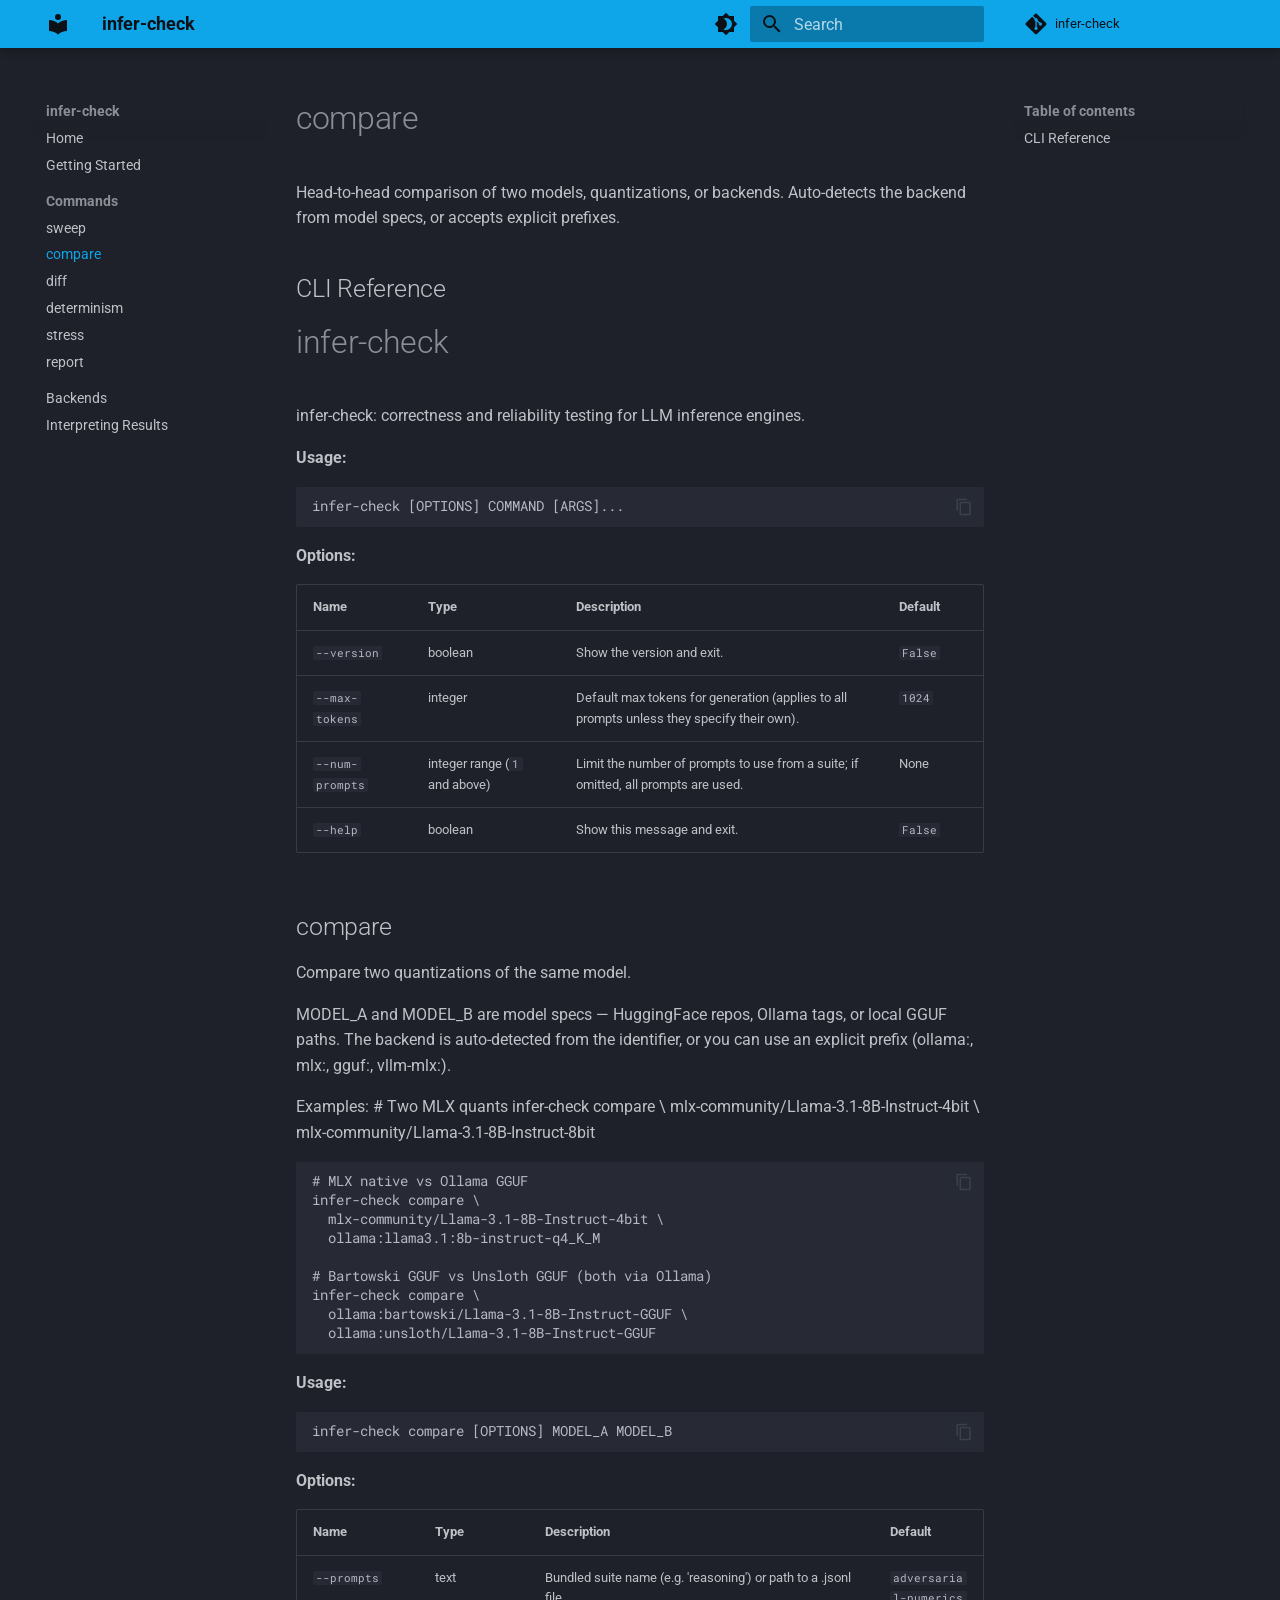
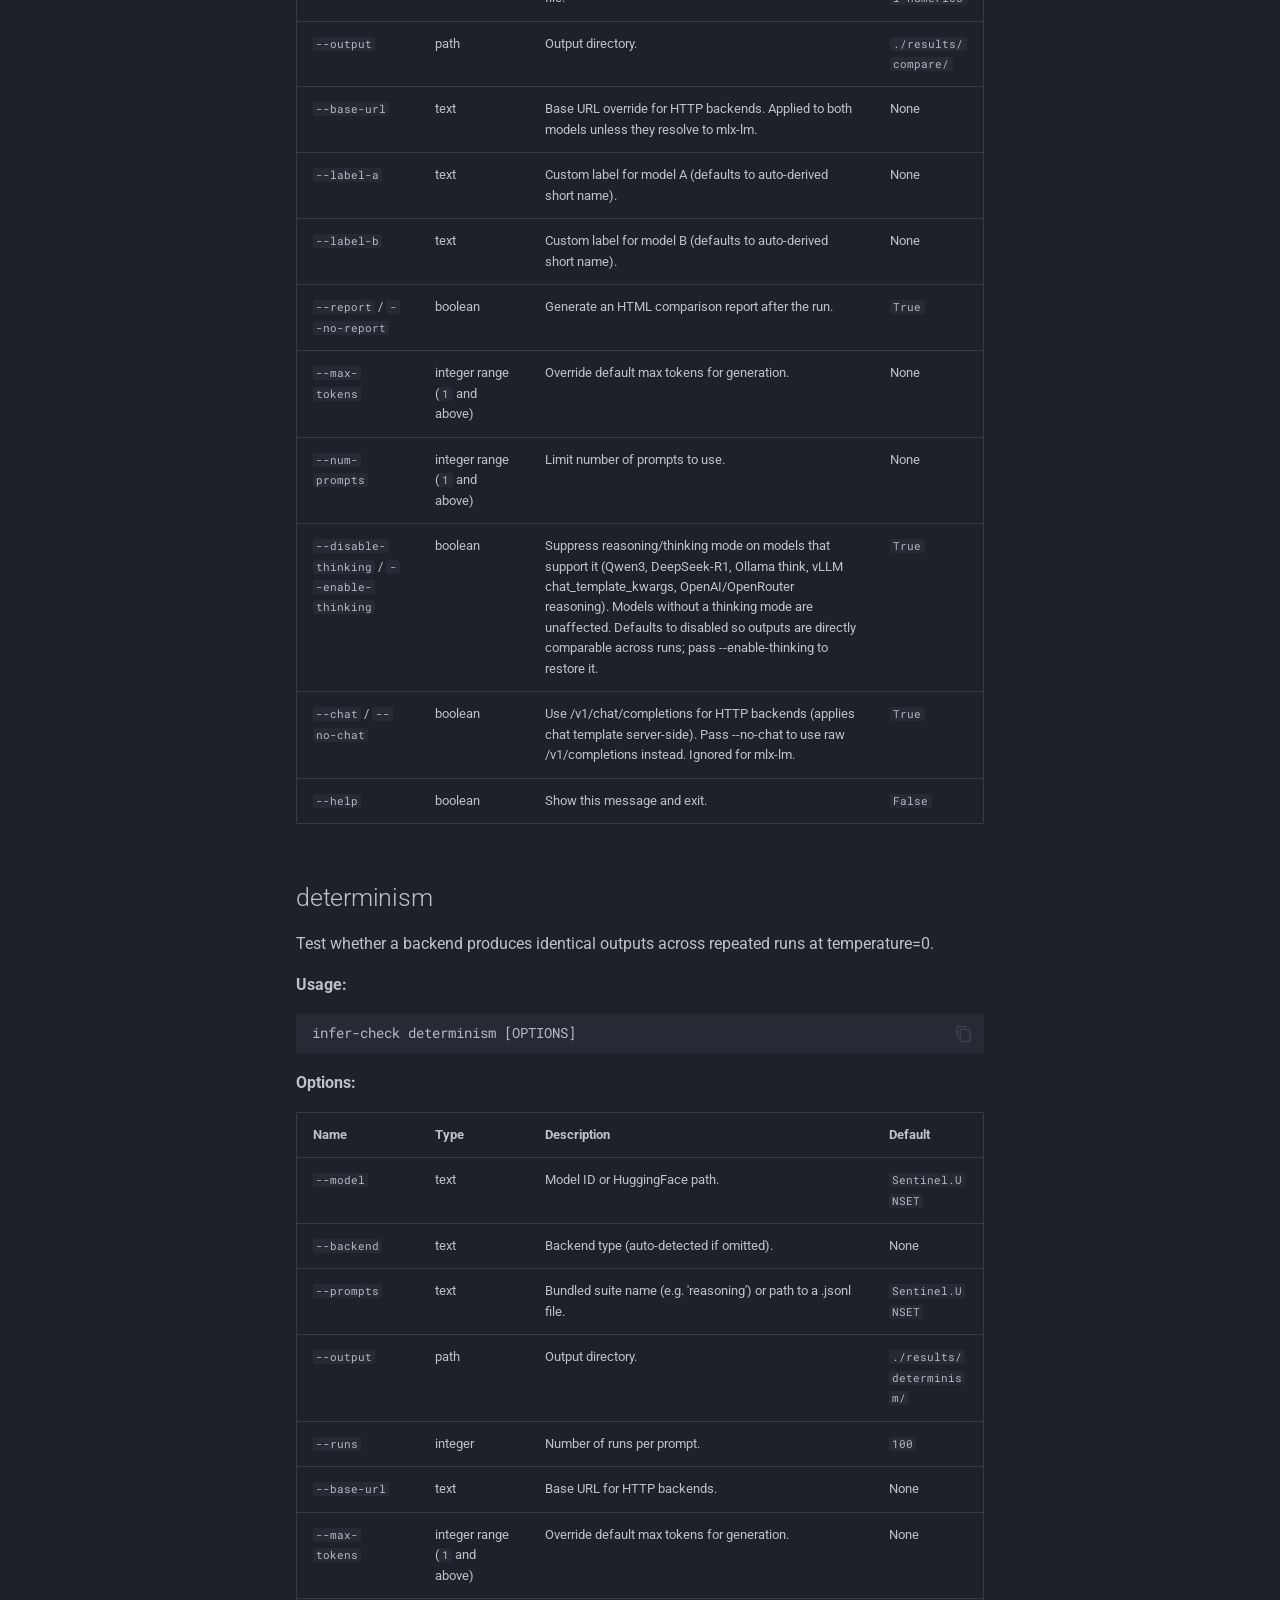
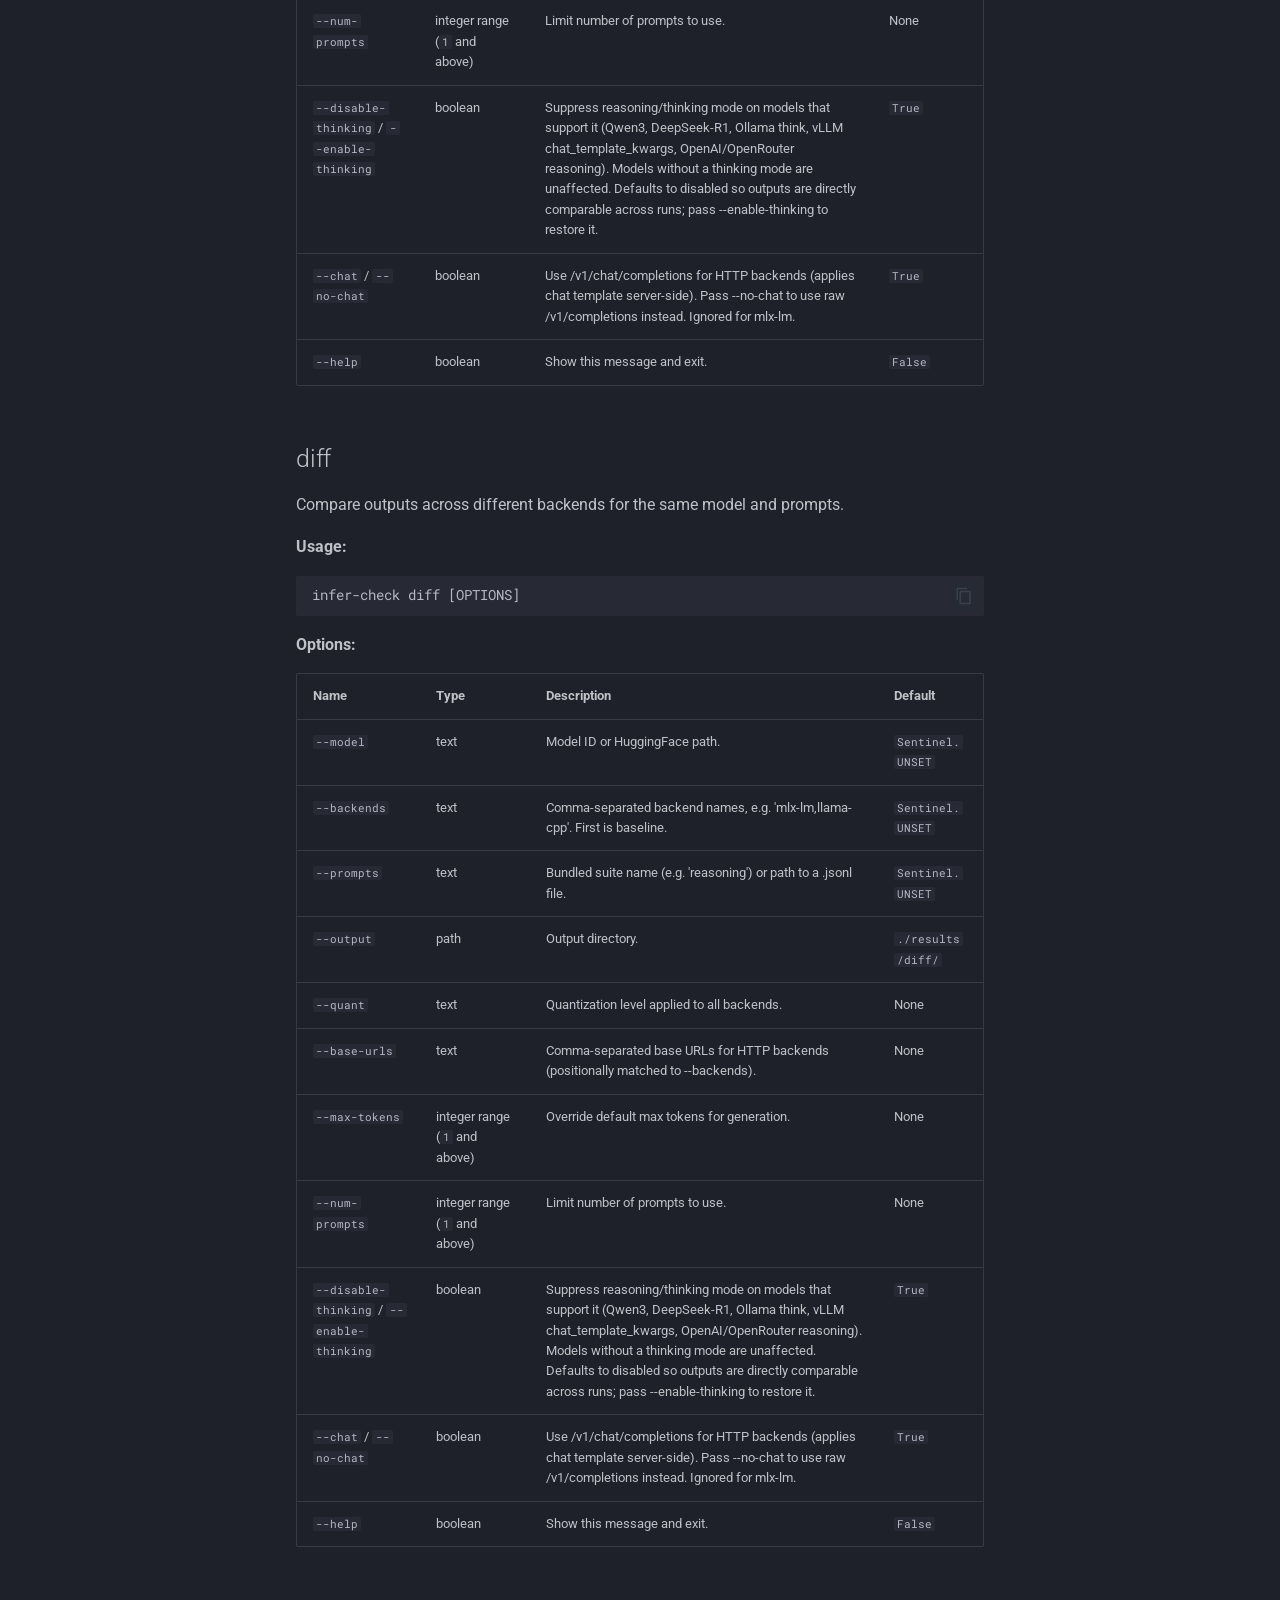
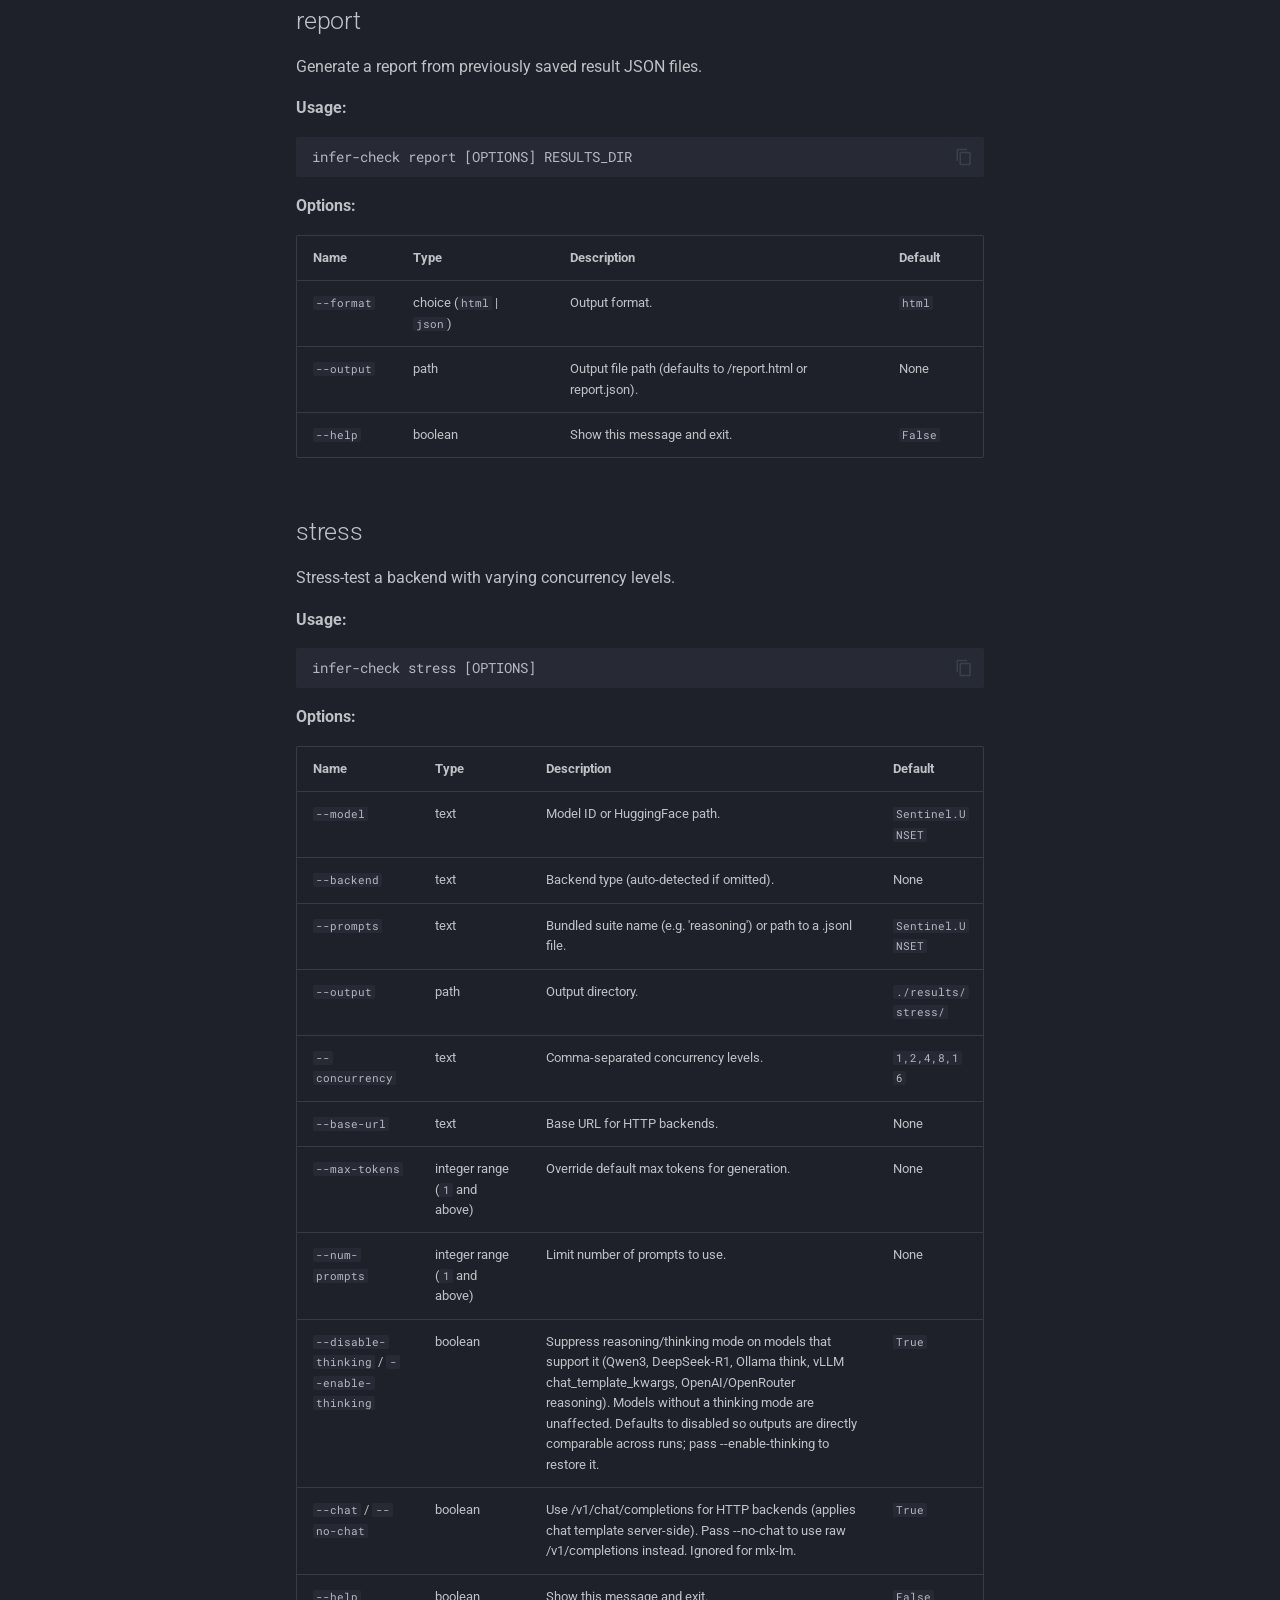
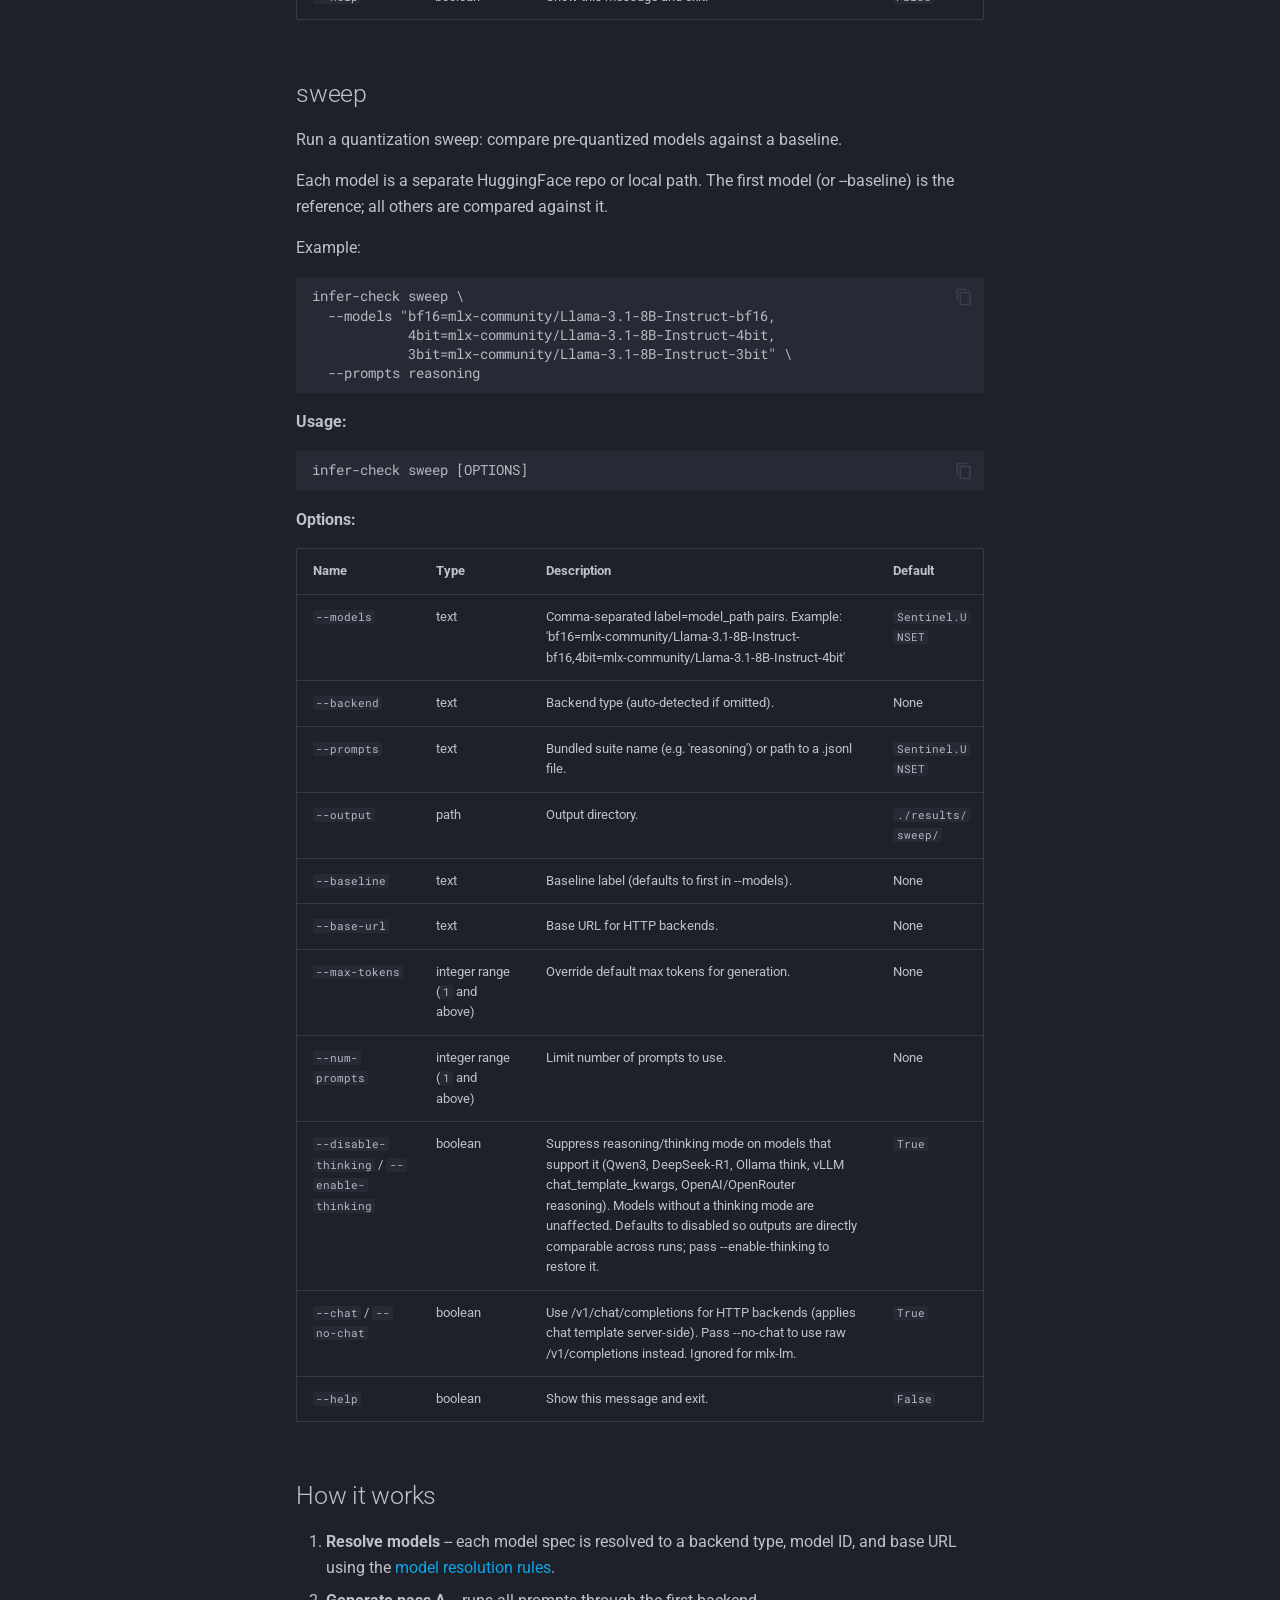
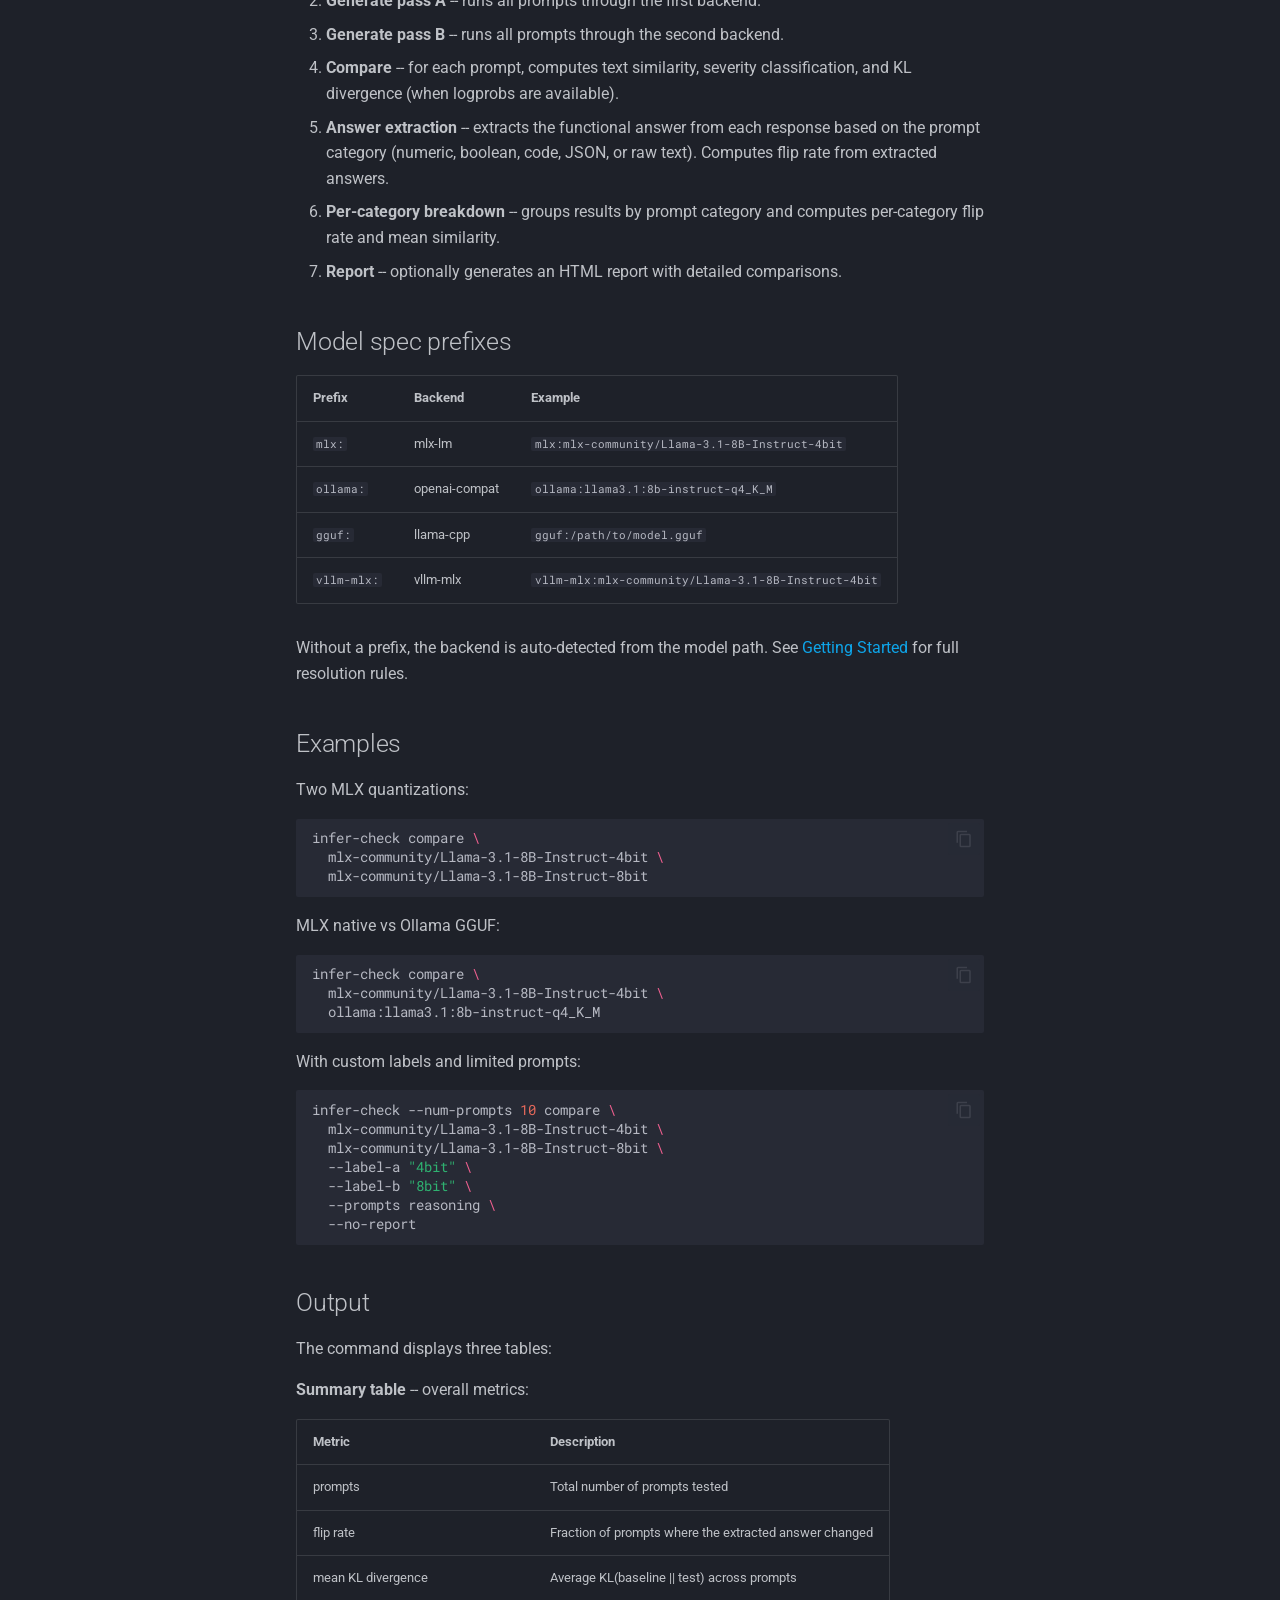
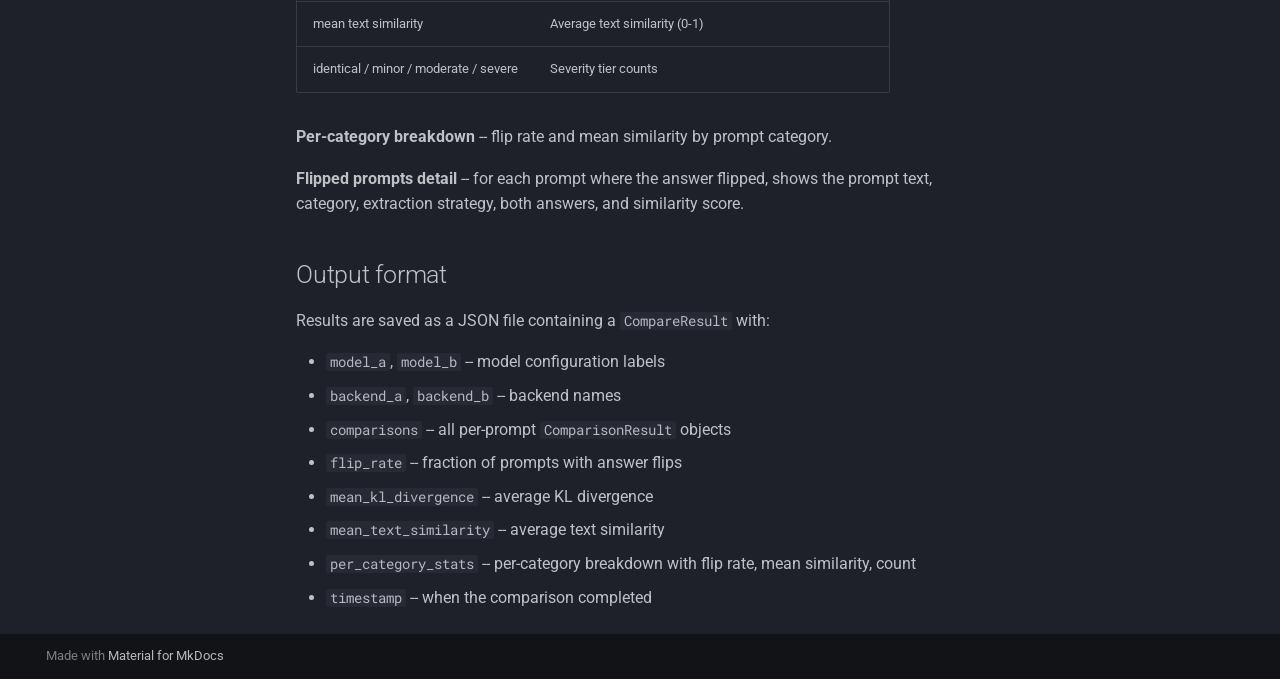
<file: commands/compare/index.html>
<!doctype html>
<html lang="en" class="no-js">
  <head>
    
      <meta charset="utf-8">
      <meta name="viewport" content="width=device-width,initial-scale=1">
      
        <meta name="description" content="Cross-backend differential testing for LLM inference correctness">
      
      
      
        <link rel="canonical" href="https://nullpointerdepressivedisorder.github.io/infer-check/commands/compare/">
      
      
        <link rel="prev" href="../sweep/">
      
      
        <link rel="next" href="../diff/">
      
      
        
      
      
      <link rel="icon" href="../../assets/images/favicon.png">
      <meta name="generator" content="mkdocs-1.6.1, mkdocs-material-9.7.6">
    
    
      
        <title>compare - infer-check</title>
      
    
    
      <link rel="stylesheet" href="../../assets/stylesheets/main.484c7ddc.min.css">
      
        
        <link rel="stylesheet" href="../../assets/stylesheets/palette.ab4e12ef.min.css">
      
      


    
    
      
    
    
      
        
        
        <link rel="preconnect" href="https://fonts.gstatic.com" crossorigin>
        <link rel="stylesheet" href="https://fonts.googleapis.com/css?family=Roboto:300,300i,400,400i,700,700i%7CRoboto+Mono:400,400i,700,700i&display=fallback">
        <style>:root{--md-text-font:"Roboto";--md-code-font:"Roboto Mono"}</style>
      
    
    
      <link rel="stylesheet" href="../../stylesheets/extra.css">
    
    <script>__md_scope=new URL("../..",location),__md_hash=e=>[...e].reduce(((e,_)=>(e<<5)-e+_.charCodeAt(0)),0),__md_get=(e,_=localStorage,t=__md_scope)=>JSON.parse(_.getItem(t.pathname+"."+e)),__md_set=(e,_,t=localStorage,a=__md_scope)=>{try{t.setItem(a.pathname+"."+e,JSON.stringify(_))}catch(e){}}</script>
    
      

    
    
  </head>
  
  
    
    
      
    
    
    
    
    <body dir="ltr" data-md-color-scheme="slate" data-md-color-primary="custom" data-md-color-accent="indigo">
  
    
    <input class="md-toggle" data-md-toggle="drawer" type="checkbox" id="__drawer" autocomplete="off">
    <input class="md-toggle" data-md-toggle="search" type="checkbox" id="__search" autocomplete="off">
    <label class="md-overlay" for="__drawer"></label>
    <div data-md-component="skip">
      
        
        <a href="#compare" class="md-skip">
          Skip to content
        </a>
      
    </div>
    <div data-md-component="announce">
      
    </div>
    
    
      

  

<header class="md-header md-header--shadow" data-md-component="header">
  <nav class="md-header__inner md-grid" aria-label="Header">
    <a href="../.." title="infer-check" class="md-header__button md-logo" aria-label="infer-check" data-md-component="logo">
      
  
  <svg xmlns="http://www.w3.org/2000/svg" viewBox="0 0 24 24"><path d="M12 8a3 3 0 0 0 3-3 3 3 0 0 0-3-3 3 3 0 0 0-3 3 3 3 0 0 0 3 3m0 3.54C9.64 9.35 6.5 8 3 8v11c3.5 0 6.64 1.35 9 3.54 2.36-2.19 5.5-3.54 9-3.54V8c-3.5 0-6.64 1.35-9 3.54"/></svg>

    </a>
    <label class="md-header__button md-icon" for="__drawer">
      
      <svg xmlns="http://www.w3.org/2000/svg" viewBox="0 0 24 24"><path d="M3 6h18v2H3zm0 5h18v2H3zm0 5h18v2H3z"/></svg>
    </label>
    <div class="md-header__title" data-md-component="header-title">
      <div class="md-header__ellipsis">
        <div class="md-header__topic">
          <span class="md-ellipsis">
            infer-check
          </span>
        </div>
        <div class="md-header__topic" data-md-component="header-topic">
          <span class="md-ellipsis">
            
              compare
            
          </span>
        </div>
      </div>
    </div>
    
      
        <form class="md-header__option" data-md-component="palette">
  
    
    
    
    <input class="md-option" data-md-color-media="" data-md-color-scheme="slate" data-md-color-primary="custom" data-md-color-accent="indigo"  aria-label="Switch to light mode"  type="radio" name="__palette" id="__palette_0">
    
      <label class="md-header__button md-icon" title="Switch to light mode" for="__palette_1" hidden>
        <svg xmlns="http://www.w3.org/2000/svg" viewBox="0 0 24 24"><path d="M12 18c-.89 0-1.74-.2-2.5-.55C11.56 16.5 13 14.42 13 12s-1.44-4.5-3.5-5.45C10.26 6.2 11.11 6 12 6a6 6 0 0 1 6 6 6 6 0 0 1-6 6m8-9.31V4h-4.69L12 .69 8.69 4H4v4.69L.69 12 4 15.31V20h4.69L12 23.31 15.31 20H20v-4.69L23.31 12z"/></svg>
      </label>
    
  
    
    
    
    <input class="md-option" data-md-color-media="" data-md-color-scheme="default" data-md-color-primary="custom" data-md-color-accent="indigo"  aria-label="Switch to dark mode"  type="radio" name="__palette" id="__palette_1">
    
      <label class="md-header__button md-icon" title="Switch to dark mode" for="__palette_0" hidden>
        <svg xmlns="http://www.w3.org/2000/svg" viewBox="0 0 24 24"><path d="M12 8a4 4 0 0 0-4 4 4 4 0 0 0 4 4 4 4 0 0 0 4-4 4 4 0 0 0-4-4m0 10a6 6 0 0 1-6-6 6 6 0 0 1 6-6 6 6 0 0 1 6 6 6 6 0 0 1-6 6m8-9.31V4h-4.69L12 .69 8.69 4H4v4.69L.69 12 4 15.31V20h4.69L12 23.31 15.31 20H20v-4.69L23.31 12z"/></svg>
      </label>
    
  
</form>
      
    
    
      <script>var palette=__md_get("__palette");if(palette&&palette.color){if("(prefers-color-scheme)"===palette.color.media){var media=matchMedia("(prefers-color-scheme: light)"),input=document.querySelector(media.matches?"[data-md-color-media='(prefers-color-scheme: light)']":"[data-md-color-media='(prefers-color-scheme: dark)']");palette.color.media=input.getAttribute("data-md-color-media"),palette.color.scheme=input.getAttribute("data-md-color-scheme"),palette.color.primary=input.getAttribute("data-md-color-primary"),palette.color.accent=input.getAttribute("data-md-color-accent")}for(var[key,value]of Object.entries(palette.color))document.body.setAttribute("data-md-color-"+key,value)}</script>
    
    
    
      
      
        <label class="md-header__button md-icon" for="__search">
          
          <svg xmlns="http://www.w3.org/2000/svg" viewBox="0 0 24 24"><path d="M9.5 3A6.5 6.5 0 0 1 16 9.5c0 1.61-.59 3.09-1.56 4.23l.27.27h.79l5 5-1.5 1.5-5-5v-.79l-.27-.27A6.52 6.52 0 0 1 9.5 16 6.5 6.5 0 0 1 3 9.5 6.5 6.5 0 0 1 9.5 3m0 2C7 5 5 7 5 9.5S7 14 9.5 14 14 12 14 9.5 12 5 9.5 5"/></svg>
        </label>
        <div class="md-search" data-md-component="search" role="dialog">
  <label class="md-search__overlay" for="__search"></label>
  <div class="md-search__inner" role="search">
    <form class="md-search__form" name="search">
      <input type="text" class="md-search__input" name="query" aria-label="Search" placeholder="Search" autocapitalize="off" autocorrect="off" autocomplete="off" spellcheck="false" data-md-component="search-query" required>
      <label class="md-search__icon md-icon" for="__search">
        
        <svg xmlns="http://www.w3.org/2000/svg" viewBox="0 0 24 24"><path d="M9.5 3A6.5 6.5 0 0 1 16 9.5c0 1.61-.59 3.09-1.56 4.23l.27.27h.79l5 5-1.5 1.5-5-5v-.79l-.27-.27A6.52 6.52 0 0 1 9.5 16 6.5 6.5 0 0 1 3 9.5 6.5 6.5 0 0 1 9.5 3m0 2C7 5 5 7 5 9.5S7 14 9.5 14 14 12 14 9.5 12 5 9.5 5"/></svg>
        
        <svg xmlns="http://www.w3.org/2000/svg" viewBox="0 0 24 24"><path d="M20 11v2H8l5.5 5.5-1.42 1.42L4.16 12l7.92-7.92L13.5 5.5 8 11z"/></svg>
      </label>
      <nav class="md-search__options" aria-label="Search">
        
        <button type="reset" class="md-search__icon md-icon" title="Clear" aria-label="Clear" tabindex="-1">
          
          <svg xmlns="http://www.w3.org/2000/svg" viewBox="0 0 24 24"><path d="M19 6.41 17.59 5 12 10.59 6.41 5 5 6.41 10.59 12 5 17.59 6.41 19 12 13.41 17.59 19 19 17.59 13.41 12z"/></svg>
        </button>
      </nav>
      
    </form>
    <div class="md-search__output">
      <div class="md-search__scrollwrap" tabindex="0" data-md-scrollfix>
        <div class="md-search-result" data-md-component="search-result">
          <div class="md-search-result__meta">
            Initializing search
          </div>
          <ol class="md-search-result__list" role="presentation"></ol>
        </div>
      </div>
    </div>
  </div>
</div>
      
    
    
      <div class="md-header__source">
        <a href="https://github.com/NullPointerDepressiveDisorder/infer-check" title="Go to repository" class="md-source" data-md-component="source">
  <div class="md-source__icon md-icon">
    
    <svg xmlns="http://www.w3.org/2000/svg" viewBox="0 0 448 512"><!--! Font Awesome Free 7.1.0 by @fontawesome - https://fontawesome.com License - https://fontawesome.com/license/free (Icons: CC BY 4.0, Fonts: SIL OFL 1.1, Code: MIT License) Copyright 2025 Fonticons, Inc.--><path d="M439.6 236.1 244 40.5c-5.4-5.5-12.8-8.5-20.4-8.5s-15 3-20.4 8.4L162.5 81l51.5 51.5c27.1-9.1 52.7 16.8 43.4 43.7l49.7 49.7c34.2-11.8 61.2 31 35.5 56.7-26.5 26.5-70.2-2.9-56-37.3L240.3 199v121.9c25.3 12.5 22.3 41.8 9.1 55-6.4 6.4-15.2 10.1-24.3 10.1s-17.8-3.6-24.3-10.1c-17.6-17.6-11.1-46.9 11.2-56v-123c-20.8-8.5-24.6-30.7-18.6-45L142.6 101 8.5 235.1C3 240.6 0 247.9 0 255.5s3 15 8.5 20.4l195.6 195.7c5.4 5.4 12.7 8.4 20.4 8.4s15-3 20.4-8.4l194.7-194.7c5.4-5.4 8.4-12.8 8.4-20.4s-3-15-8.4-20.4"/></svg>
  </div>
  <div class="md-source__repository">
    infer-check
  </div>
</a>
      </div>
    
  </nav>
  
</header>
    
    <div class="md-container" data-md-component="container">
      
      
        
          
        
      
      <main class="md-main" data-md-component="main">
        <div class="md-main__inner md-grid">
          
            
              
              <div class="md-sidebar md-sidebar--primary" data-md-component="sidebar" data-md-type="navigation" >
                <div class="md-sidebar__scrollwrap">
                  <div class="md-sidebar__inner">
                    



<nav class="md-nav md-nav--primary" aria-label="Navigation" data-md-level="0">
  <label class="md-nav__title" for="__drawer">
    <a href="../.." title="infer-check" class="md-nav__button md-logo" aria-label="infer-check" data-md-component="logo">
      
  
  <svg xmlns="http://www.w3.org/2000/svg" viewBox="0 0 24 24"><path d="M12 8a3 3 0 0 0 3-3 3 3 0 0 0-3-3 3 3 0 0 0-3 3 3 3 0 0 0 3 3m0 3.54C9.64 9.35 6.5 8 3 8v11c3.5 0 6.64 1.35 9 3.54 2.36-2.19 5.5-3.54 9-3.54V8c-3.5 0-6.64 1.35-9 3.54"/></svg>

    </a>
    infer-check
  </label>
  
    <div class="md-nav__source">
      <a href="https://github.com/NullPointerDepressiveDisorder/infer-check" title="Go to repository" class="md-source" data-md-component="source">
  <div class="md-source__icon md-icon">
    
    <svg xmlns="http://www.w3.org/2000/svg" viewBox="0 0 448 512"><!--! Font Awesome Free 7.1.0 by @fontawesome - https://fontawesome.com License - https://fontawesome.com/license/free (Icons: CC BY 4.0, Fonts: SIL OFL 1.1, Code: MIT License) Copyright 2025 Fonticons, Inc.--><path d="M439.6 236.1 244 40.5c-5.4-5.5-12.8-8.5-20.4-8.5s-15 3-20.4 8.4L162.5 81l51.5 51.5c27.1-9.1 52.7 16.8 43.4 43.7l49.7 49.7c34.2-11.8 61.2 31 35.5 56.7-26.5 26.5-70.2-2.9-56-37.3L240.3 199v121.9c25.3 12.5 22.3 41.8 9.1 55-6.4 6.4-15.2 10.1-24.3 10.1s-17.8-3.6-24.3-10.1c-17.6-17.6-11.1-46.9 11.2-56v-123c-20.8-8.5-24.6-30.7-18.6-45L142.6 101 8.5 235.1C3 240.6 0 247.9 0 255.5s3 15 8.5 20.4l195.6 195.7c5.4 5.4 12.7 8.4 20.4 8.4s15-3 20.4-8.4l194.7-194.7c5.4-5.4 8.4-12.8 8.4-20.4s-3-15-8.4-20.4"/></svg>
  </div>
  <div class="md-source__repository">
    infer-check
  </div>
</a>
    </div>
  
  <ul class="md-nav__list" data-md-scrollfix>
    
      
      
  
  
  
  
    <li class="md-nav__item">
      <a href="../.." class="md-nav__link">
        
  
  
  <span class="md-ellipsis">
    
  
    Home
  

    
  </span>
  
  

      </a>
    </li>
  

    
      
      
  
  
  
  
    <li class="md-nav__item">
      <a href="../../getting-started/" class="md-nav__link">
        
  
  
  <span class="md-ellipsis">
    
  
    Getting Started
  

    
  </span>
  
  

      </a>
    </li>
  

    
      
      
  
  
    
  
  
  
    
    
    
    
      
        
        
      
    
    
    <li class="md-nav__item md-nav__item--active md-nav__item--section md-nav__item--nested">
      
        
        
        <input class="md-nav__toggle md-toggle " type="checkbox" id="__nav_3" checked>
        
          
          <label class="md-nav__link" for="__nav_3" id="__nav_3_label" tabindex="">
            
  
  
  <span class="md-ellipsis">
    
  
    Commands
  

    
  </span>
  
  

            <span class="md-nav__icon md-icon"></span>
          </label>
        
        <nav class="md-nav" data-md-level="1" aria-labelledby="__nav_3_label" aria-expanded="true">
          <label class="md-nav__title" for="__nav_3">
            <span class="md-nav__icon md-icon"></span>
            
  
    Commands
  

          </label>
          <ul class="md-nav__list" data-md-scrollfix>
            
              
                
  
  
  
  
    <li class="md-nav__item">
      <a href="../sweep/" class="md-nav__link">
        
  
  
  <span class="md-ellipsis">
    
  
    sweep
  

    
  </span>
  
  

      </a>
    </li>
  

              
            
              
                
  
  
    
  
  
  
    <li class="md-nav__item md-nav__item--active">
      
      <input class="md-nav__toggle md-toggle" type="checkbox" id="__toc">
      
      
        
      
      
        <label class="md-nav__link md-nav__link--active" for="__toc">
          
  
  
  <span class="md-ellipsis">
    
  
    compare
  

    
  </span>
  
  

          <span class="md-nav__icon md-icon"></span>
        </label>
      
      <a href="./" class="md-nav__link md-nav__link--active">
        
  
  
  <span class="md-ellipsis">
    
  
    compare
  

    
  </span>
  
  

      </a>
      
        

<nav class="md-nav md-nav--secondary" aria-label="Table of contents">
  
  
  
    
  
  
    <label class="md-nav__title" for="__toc">
      <span class="md-nav__icon md-icon"></span>
      Table of contents
    </label>
    <ul class="md-nav__list" data-md-component="toc" data-md-scrollfix>
      
        <li class="md-nav__item">
  <a href="#cli-reference" class="md-nav__link">
    <span class="md-ellipsis">
      
        CLI Reference
      
    </span>
  </a>
  
</li>
      
    </ul>
  
</nav>
      
    </li>
  

              
            
              
                
  
  
  
  
    <li class="md-nav__item">
      <a href="../diff/" class="md-nav__link">
        
  
  
  <span class="md-ellipsis">
    
  
    diff
  

    
  </span>
  
  

      </a>
    </li>
  

              
            
              
                
  
  
  
  
    <li class="md-nav__item">
      <a href="../determinism/" class="md-nav__link">
        
  
  
  <span class="md-ellipsis">
    
  
    determinism
  

    
  </span>
  
  

      </a>
    </li>
  

              
            
              
                
  
  
  
  
    <li class="md-nav__item">
      <a href="../stress/" class="md-nav__link">
        
  
  
  <span class="md-ellipsis">
    
  
    stress
  

    
  </span>
  
  

      </a>
    </li>
  

              
            
              
                
  
  
  
  
    <li class="md-nav__item">
      <a href="../report/" class="md-nav__link">
        
  
  
  <span class="md-ellipsis">
    
  
    report
  

    
  </span>
  
  

      </a>
    </li>
  

              
            
          </ul>
        </nav>
      
    </li>
  

    
      
      
  
  
  
  
    <li class="md-nav__item">
      <a href="../../backends/" class="md-nav__link">
        
  
  
  <span class="md-ellipsis">
    
  
    Backends
  

    
  </span>
  
  

      </a>
    </li>
  

    
      
      
  
  
  
  
    <li class="md-nav__item">
      <a href="../../interpreting-results/" class="md-nav__link">
        
  
  
  <span class="md-ellipsis">
    
  
    Interpreting Results
  

    
  </span>
  
  

      </a>
    </li>
  

    
  </ul>
</nav>
                  </div>
                </div>
              </div>
            
            
              
              <div class="md-sidebar md-sidebar--secondary" data-md-component="sidebar" data-md-type="toc" >
                <div class="md-sidebar__scrollwrap">
                  <div class="md-sidebar__inner">
                    

<nav class="md-nav md-nav--secondary" aria-label="Table of contents">
  
  
  
    
  
  
    <label class="md-nav__title" for="__toc">
      <span class="md-nav__icon md-icon"></span>
      Table of contents
    </label>
    <ul class="md-nav__list" data-md-component="toc" data-md-scrollfix>
      
        <li class="md-nav__item">
  <a href="#cli-reference" class="md-nav__link">
    <span class="md-ellipsis">
      
        CLI Reference
      
    </span>
  </a>
  
</li>
      
    </ul>
  
</nav>
                  </div>
                </div>
              </div>
            
          
          
            <div class="md-content" data-md-component="content">
              
              <article class="md-content__inner md-typeset">
                
                  


  
  


<h1 id="compare">compare</h1>
<p>Head-to-head comparison of two models, quantizations, or backends. Auto-detects the backend from model specs, or accepts explicit prefixes.</p>
<h2 id="cli-reference">CLI Reference</h2>
<h1 id="infer-check">infer-check</h1>
<p>infer-check: correctness and reliability testing for LLM inference engines.</p>
<p><strong>Usage:</strong></p>
<div class="highlight"><pre><span></span><code><a id="__codelineno-0-1" name="__codelineno-0-1" href="#__codelineno-0-1"></a>infer-check [OPTIONS] COMMAND [ARGS]...
</code></pre></div>
<p><strong>Options:</strong></p>
<table>
<thead>
<tr>
<th>Name</th>
<th>Type</th>
<th>Description</th>
<th>Default</th>
</tr>
</thead>
<tbody>
<tr>
<td><code>--version</code></td>
<td>boolean</td>
<td>Show the version and exit.</td>
<td><code>False</code></td>
</tr>
<tr>
<td><code>--max-tokens</code></td>
<td>integer</td>
<td>Default max tokens for generation (applies to all prompts unless they specify their own).</td>
<td><code>1024</code></td>
</tr>
<tr>
<td><code>--num-prompts</code></td>
<td>integer range (<code>1</code> and above)</td>
<td>Limit the number of prompts to use from a suite; if omitted, all prompts are used.</td>
<td>None</td>
</tr>
<tr>
<td><code>--help</code></td>
<td>boolean</td>
<td>Show this message and exit.</td>
<td><code>False</code></td>
</tr>
</tbody>
</table>
<h2 id="compare_1">compare</h2>
<p>Compare two quantizations of the same model.</p>
<p>MODEL_A and MODEL_B are model specs — HuggingFace repos, Ollama tags,
or local GGUF paths.  The backend is auto-detected from the identifier,
or you can use an explicit prefix (ollama:, mlx:, gguf:, vllm-mlx:).</p>
<p>Examples:
    # Two MLX quants
    infer-check compare \
      mlx-community/Llama-3.1-8B-Instruct-4bit \
      mlx-community/Llama-3.1-8B-Instruct-8bit</p>
<div class="highlight"><pre><span></span><code># MLX native vs Ollama GGUF
infer-check compare \
  mlx-community/Llama-3.1-8B-Instruct-4bit \
  ollama:llama3.1:8b-instruct-q4_K_M

# Bartowski GGUF vs Unsloth GGUF (both via Ollama)
infer-check compare \
  ollama:bartowski/Llama-3.1-8B-Instruct-GGUF \
  ollama:unsloth/Llama-3.1-8B-Instruct-GGUF
</code></pre></div>
<p><strong>Usage:</strong></p>
<div class="highlight"><pre><span></span><code><a id="__codelineno-1-1" name="__codelineno-1-1" href="#__codelineno-1-1"></a>infer-check compare [OPTIONS] MODEL_A MODEL_B
</code></pre></div>
<p><strong>Options:</strong></p>
<table>
<thead>
<tr>
<th>Name</th>
<th>Type</th>
<th>Description</th>
<th>Default</th>
</tr>
</thead>
<tbody>
<tr>
<td><code>--prompts</code></td>
<td>text</td>
<td>Bundled suite name (e.g. 'reasoning') or path to a .jsonl file.</td>
<td><code>adversarial-numerics</code></td>
</tr>
<tr>
<td><code>--output</code></td>
<td>path</td>
<td>Output directory.</td>
<td><code>./results/compare/</code></td>
</tr>
<tr>
<td><code>--base-url</code></td>
<td>text</td>
<td>Base URL override for HTTP backends. Applied to both models unless they resolve to mlx-lm.</td>
<td>None</td>
</tr>
<tr>
<td><code>--label-a</code></td>
<td>text</td>
<td>Custom label for model A (defaults to auto-derived short name).</td>
<td>None</td>
</tr>
<tr>
<td><code>--label-b</code></td>
<td>text</td>
<td>Custom label for model B (defaults to auto-derived short name).</td>
<td>None</td>
</tr>
<tr>
<td><code>--report</code> / <code>--no-report</code></td>
<td>boolean</td>
<td>Generate an HTML comparison report after the run.</td>
<td><code>True</code></td>
</tr>
<tr>
<td><code>--max-tokens</code></td>
<td>integer range (<code>1</code> and above)</td>
<td>Override default max tokens for generation.</td>
<td>None</td>
</tr>
<tr>
<td><code>--num-prompts</code></td>
<td>integer range (<code>1</code> and above)</td>
<td>Limit number of prompts to use.</td>
<td>None</td>
</tr>
<tr>
<td><code>--disable-thinking</code> / <code>--enable-thinking</code></td>
<td>boolean</td>
<td>Suppress reasoning/thinking mode on models that support it (Qwen3, DeepSeek-R1, Ollama think, vLLM chat_template_kwargs, OpenAI/OpenRouter reasoning). Models without a thinking mode are unaffected. Defaults to disabled so outputs are directly comparable across runs; pass --enable-thinking to restore it.</td>
<td><code>True</code></td>
</tr>
<tr>
<td><code>--chat</code> / <code>--no-chat</code></td>
<td>boolean</td>
<td>Use /v1/chat/completions for HTTP backends (applies chat template server-side). Pass --no-chat to use raw /v1/completions instead. Ignored for mlx-lm.</td>
<td><code>True</code></td>
</tr>
<tr>
<td><code>--help</code></td>
<td>boolean</td>
<td>Show this message and exit.</td>
<td><code>False</code></td>
</tr>
</tbody>
</table>
<h2 id="determinism">determinism</h2>
<p>Test whether a backend produces identical outputs across repeated runs at temperature=0.</p>
<p><strong>Usage:</strong></p>
<div class="highlight"><pre><span></span><code><a id="__codelineno-2-1" name="__codelineno-2-1" href="#__codelineno-2-1"></a>infer-check determinism [OPTIONS]
</code></pre></div>
<p><strong>Options:</strong></p>
<table>
<thead>
<tr>
<th>Name</th>
<th>Type</th>
<th>Description</th>
<th>Default</th>
</tr>
</thead>
<tbody>
<tr>
<td><code>--model</code></td>
<td>text</td>
<td>Model ID or HuggingFace path.</td>
<td><code>Sentinel.UNSET</code></td>
</tr>
<tr>
<td><code>--backend</code></td>
<td>text</td>
<td>Backend type (auto-detected if omitted).</td>
<td>None</td>
</tr>
<tr>
<td><code>--prompts</code></td>
<td>text</td>
<td>Bundled suite name (e.g. 'reasoning') or path to a .jsonl file.</td>
<td><code>Sentinel.UNSET</code></td>
</tr>
<tr>
<td><code>--output</code></td>
<td>path</td>
<td>Output directory.</td>
<td><code>./results/determinism/</code></td>
</tr>
<tr>
<td><code>--runs</code></td>
<td>integer</td>
<td>Number of runs per prompt.</td>
<td><code>100</code></td>
</tr>
<tr>
<td><code>--base-url</code></td>
<td>text</td>
<td>Base URL for HTTP backends.</td>
<td>None</td>
</tr>
<tr>
<td><code>--max-tokens</code></td>
<td>integer range (<code>1</code> and above)</td>
<td>Override default max tokens for generation.</td>
<td>None</td>
</tr>
<tr>
<td><code>--num-prompts</code></td>
<td>integer range (<code>1</code> and above)</td>
<td>Limit number of prompts to use.</td>
<td>None</td>
</tr>
<tr>
<td><code>--disable-thinking</code> / <code>--enable-thinking</code></td>
<td>boolean</td>
<td>Suppress reasoning/thinking mode on models that support it (Qwen3, DeepSeek-R1, Ollama think, vLLM chat_template_kwargs, OpenAI/OpenRouter reasoning). Models without a thinking mode are unaffected. Defaults to disabled so outputs are directly comparable across runs; pass --enable-thinking to restore it.</td>
<td><code>True</code></td>
</tr>
<tr>
<td><code>--chat</code> / <code>--no-chat</code></td>
<td>boolean</td>
<td>Use /v1/chat/completions for HTTP backends (applies chat template server-side). Pass --no-chat to use raw /v1/completions instead. Ignored for mlx-lm.</td>
<td><code>True</code></td>
</tr>
<tr>
<td><code>--help</code></td>
<td>boolean</td>
<td>Show this message and exit.</td>
<td><code>False</code></td>
</tr>
</tbody>
</table>
<h2 id="diff">diff</h2>
<p>Compare outputs across different backends for the same model and prompts.</p>
<p><strong>Usage:</strong></p>
<div class="highlight"><pre><span></span><code><a id="__codelineno-3-1" name="__codelineno-3-1" href="#__codelineno-3-1"></a>infer-check diff [OPTIONS]
</code></pre></div>
<p><strong>Options:</strong></p>
<table>
<thead>
<tr>
<th>Name</th>
<th>Type</th>
<th>Description</th>
<th>Default</th>
</tr>
</thead>
<tbody>
<tr>
<td><code>--model</code></td>
<td>text</td>
<td>Model ID or HuggingFace path.</td>
<td><code>Sentinel.UNSET</code></td>
</tr>
<tr>
<td><code>--backends</code></td>
<td>text</td>
<td>Comma-separated backend names, e.g. 'mlx-lm,llama-cpp'. First is baseline.</td>
<td><code>Sentinel.UNSET</code></td>
</tr>
<tr>
<td><code>--prompts</code></td>
<td>text</td>
<td>Bundled suite name (e.g. 'reasoning') or path to a .jsonl file.</td>
<td><code>Sentinel.UNSET</code></td>
</tr>
<tr>
<td><code>--output</code></td>
<td>path</td>
<td>Output directory.</td>
<td><code>./results/diff/</code></td>
</tr>
<tr>
<td><code>--quant</code></td>
<td>text</td>
<td>Quantization level applied to all backends.</td>
<td>None</td>
</tr>
<tr>
<td><code>--base-urls</code></td>
<td>text</td>
<td>Comma-separated base URLs for HTTP backends (positionally matched to --backends).</td>
<td>None</td>
</tr>
<tr>
<td><code>--max-tokens</code></td>
<td>integer range (<code>1</code> and above)</td>
<td>Override default max tokens for generation.</td>
<td>None</td>
</tr>
<tr>
<td><code>--num-prompts</code></td>
<td>integer range (<code>1</code> and above)</td>
<td>Limit number of prompts to use.</td>
<td>None</td>
</tr>
<tr>
<td><code>--disable-thinking</code> / <code>--enable-thinking</code></td>
<td>boolean</td>
<td>Suppress reasoning/thinking mode on models that support it (Qwen3, DeepSeek-R1, Ollama think, vLLM chat_template_kwargs, OpenAI/OpenRouter reasoning). Models without a thinking mode are unaffected. Defaults to disabled so outputs are directly comparable across runs; pass --enable-thinking to restore it.</td>
<td><code>True</code></td>
</tr>
<tr>
<td><code>--chat</code> / <code>--no-chat</code></td>
<td>boolean</td>
<td>Use /v1/chat/completions for HTTP backends (applies chat template server-side). Pass --no-chat to use raw /v1/completions instead. Ignored for mlx-lm.</td>
<td><code>True</code></td>
</tr>
<tr>
<td><code>--help</code></td>
<td>boolean</td>
<td>Show this message and exit.</td>
<td><code>False</code></td>
</tr>
</tbody>
</table>
<h2 id="report">report</h2>
<p>Generate a report from previously saved result JSON files.</p>
<p><strong>Usage:</strong></p>
<div class="highlight"><pre><span></span><code><a id="__codelineno-4-1" name="__codelineno-4-1" href="#__codelineno-4-1"></a>infer-check report [OPTIONS] RESULTS_DIR
</code></pre></div>
<p><strong>Options:</strong></p>
<table>
<thead>
<tr>
<th>Name</th>
<th>Type</th>
<th>Description</th>
<th>Default</th>
</tr>
</thead>
<tbody>
<tr>
<td><code>--format</code></td>
<td>choice (<code>html</code> &#x7C; <code>json</code>)</td>
<td>Output format.</td>
<td><code>html</code></td>
</tr>
<tr>
<td><code>--output</code></td>
<td>path</td>
<td>Output file path (defaults to <results_dir>/report.html or report.json).</td>
<td>None</td>
</tr>
<tr>
<td><code>--help</code></td>
<td>boolean</td>
<td>Show this message and exit.</td>
<td><code>False</code></td>
</tr>
</tbody>
</table>
<h2 id="stress">stress</h2>
<p>Stress-test a backend with varying concurrency levels.</p>
<p><strong>Usage:</strong></p>
<div class="highlight"><pre><span></span><code><a id="__codelineno-5-1" name="__codelineno-5-1" href="#__codelineno-5-1"></a>infer-check stress [OPTIONS]
</code></pre></div>
<p><strong>Options:</strong></p>
<table>
<thead>
<tr>
<th>Name</th>
<th>Type</th>
<th>Description</th>
<th>Default</th>
</tr>
</thead>
<tbody>
<tr>
<td><code>--model</code></td>
<td>text</td>
<td>Model ID or HuggingFace path.</td>
<td><code>Sentinel.UNSET</code></td>
</tr>
<tr>
<td><code>--backend</code></td>
<td>text</td>
<td>Backend type (auto-detected if omitted).</td>
<td>None</td>
</tr>
<tr>
<td><code>--prompts</code></td>
<td>text</td>
<td>Bundled suite name (e.g. 'reasoning') or path to a .jsonl file.</td>
<td><code>Sentinel.UNSET</code></td>
</tr>
<tr>
<td><code>--output</code></td>
<td>path</td>
<td>Output directory.</td>
<td><code>./results/stress/</code></td>
</tr>
<tr>
<td><code>--concurrency</code></td>
<td>text</td>
<td>Comma-separated concurrency levels.</td>
<td><code>1,2,4,8,16</code></td>
</tr>
<tr>
<td><code>--base-url</code></td>
<td>text</td>
<td>Base URL for HTTP backends.</td>
<td>None</td>
</tr>
<tr>
<td><code>--max-tokens</code></td>
<td>integer range (<code>1</code> and above)</td>
<td>Override default max tokens for generation.</td>
<td>None</td>
</tr>
<tr>
<td><code>--num-prompts</code></td>
<td>integer range (<code>1</code> and above)</td>
<td>Limit number of prompts to use.</td>
<td>None</td>
</tr>
<tr>
<td><code>--disable-thinking</code> / <code>--enable-thinking</code></td>
<td>boolean</td>
<td>Suppress reasoning/thinking mode on models that support it (Qwen3, DeepSeek-R1, Ollama think, vLLM chat_template_kwargs, OpenAI/OpenRouter reasoning). Models without a thinking mode are unaffected. Defaults to disabled so outputs are directly comparable across runs; pass --enable-thinking to restore it.</td>
<td><code>True</code></td>
</tr>
<tr>
<td><code>--chat</code> / <code>--no-chat</code></td>
<td>boolean</td>
<td>Use /v1/chat/completions for HTTP backends (applies chat template server-side). Pass --no-chat to use raw /v1/completions instead. Ignored for mlx-lm.</td>
<td><code>True</code></td>
</tr>
<tr>
<td><code>--help</code></td>
<td>boolean</td>
<td>Show this message and exit.</td>
<td><code>False</code></td>
</tr>
</tbody>
</table>
<h2 id="sweep">sweep</h2>
<p>Run a quantization sweep: compare pre-quantized models against a baseline.</p>
<p>Each model is a separate HuggingFace repo or local path. The first model
(or --baseline) is the reference; all others are compared against it.</p>
<p>Example:</p>
<div class="highlight"><pre><span></span><code>infer-check sweep \
  --models &quot;bf16=mlx-community/Llama-3.1-8B-Instruct-bf16,
            4bit=mlx-community/Llama-3.1-8B-Instruct-4bit,
            3bit=mlx-community/Llama-3.1-8B-Instruct-3bit&quot; \
  --prompts reasoning
</code></pre></div>
<p><strong>Usage:</strong></p>
<div class="highlight"><pre><span></span><code><a id="__codelineno-6-1" name="__codelineno-6-1" href="#__codelineno-6-1"></a>infer-check sweep [OPTIONS]
</code></pre></div>
<p><strong>Options:</strong></p>
<table>
<thead>
<tr>
<th>Name</th>
<th>Type</th>
<th>Description</th>
<th>Default</th>
</tr>
</thead>
<tbody>
<tr>
<td><code>--models</code></td>
<td>text</td>
<td>Comma-separated label=model_path pairs. Example: 'bf16=mlx-community/Llama-3.1-8B-Instruct-bf16,4bit=mlx-community/Llama-3.1-8B-Instruct-4bit'</td>
<td><code>Sentinel.UNSET</code></td>
</tr>
<tr>
<td><code>--backend</code></td>
<td>text</td>
<td>Backend type (auto-detected if omitted).</td>
<td>None</td>
</tr>
<tr>
<td><code>--prompts</code></td>
<td>text</td>
<td>Bundled suite name (e.g. 'reasoning') or path to a .jsonl file.</td>
<td><code>Sentinel.UNSET</code></td>
</tr>
<tr>
<td><code>--output</code></td>
<td>path</td>
<td>Output directory.</td>
<td><code>./results/sweep/</code></td>
</tr>
<tr>
<td><code>--baseline</code></td>
<td>text</td>
<td>Baseline label (defaults to first in --models).</td>
<td>None</td>
</tr>
<tr>
<td><code>--base-url</code></td>
<td>text</td>
<td>Base URL for HTTP backends.</td>
<td>None</td>
</tr>
<tr>
<td><code>--max-tokens</code></td>
<td>integer range (<code>1</code> and above)</td>
<td>Override default max tokens for generation.</td>
<td>None</td>
</tr>
<tr>
<td><code>--num-prompts</code></td>
<td>integer range (<code>1</code> and above)</td>
<td>Limit number of prompts to use.</td>
<td>None</td>
</tr>
<tr>
<td><code>--disable-thinking</code> / <code>--enable-thinking</code></td>
<td>boolean</td>
<td>Suppress reasoning/thinking mode on models that support it (Qwen3, DeepSeek-R1, Ollama think, vLLM chat_template_kwargs, OpenAI/OpenRouter reasoning). Models without a thinking mode are unaffected. Defaults to disabled so outputs are directly comparable across runs; pass --enable-thinking to restore it.</td>
<td><code>True</code></td>
</tr>
<tr>
<td><code>--chat</code> / <code>--no-chat</code></td>
<td>boolean</td>
<td>Use /v1/chat/completions for HTTP backends (applies chat template server-side). Pass --no-chat to use raw /v1/completions instead. Ignored for mlx-lm.</td>
<td><code>True</code></td>
</tr>
<tr>
<td><code>--help</code></td>
<td>boolean</td>
<td>Show this message and exit.</td>
<td><code>False</code></td>
</tr>
</tbody>
</table>
<h2 id="how-it-works">How it works</h2>
<ol>
<li><strong>Resolve models</strong> -- each model spec is resolved to a backend type, model ID, and base URL using the <a href="../../getting-started/#model-resolution">model resolution rules</a>.</li>
<li><strong>Generate pass A</strong> -- runs all prompts through the first backend.</li>
<li><strong>Generate pass B</strong> -- runs all prompts through the second backend.</li>
<li><strong>Compare</strong> -- for each prompt, computes text similarity, severity classification, and KL divergence (when logprobs are available).</li>
<li><strong>Answer extraction</strong> -- extracts the functional answer from each response based on the prompt category (numeric, boolean, code, JSON, or raw text). Computes flip rate from extracted answers.</li>
<li><strong>Per-category breakdown</strong> -- groups results by prompt category and computes per-category flip rate and mean similarity.</li>
<li><strong>Report</strong> -- optionally generates an HTML report with detailed comparisons.</li>
</ol>
<h2 id="model-spec-prefixes">Model spec prefixes</h2>
<table>
<thead>
<tr>
<th>Prefix</th>
<th>Backend</th>
<th>Example</th>
</tr>
</thead>
<tbody>
<tr>
<td><code>mlx:</code></td>
<td>mlx-lm</td>
<td><code>mlx:mlx-community/Llama-3.1-8B-Instruct-4bit</code></td>
</tr>
<tr>
<td><code>ollama:</code></td>
<td>openai-compat</td>
<td><code>ollama:llama3.1:8b-instruct-q4_K_M</code></td>
</tr>
<tr>
<td><code>gguf:</code></td>
<td>llama-cpp</td>
<td><code>gguf:/path/to/model.gguf</code></td>
</tr>
<tr>
<td><code>vllm-mlx:</code></td>
<td>vllm-mlx</td>
<td><code>vllm-mlx:mlx-community/Llama-3.1-8B-Instruct-4bit</code></td>
</tr>
</tbody>
</table>
<p>Without a prefix, the backend is auto-detected from the model path. See <a href="../../getting-started/#model-resolution">Getting Started</a> for full resolution rules.</p>
<h2 id="examples">Examples</h2>
<p>Two MLX quantizations:</p>
<div class="highlight"><pre><span></span><code><a id="__codelineno-7-1" name="__codelineno-7-1" href="#__codelineno-7-1"></a>infer-check<span class="w"> </span>compare<span class="w"> </span><span class="se">\</span>
<a id="__codelineno-7-2" name="__codelineno-7-2" href="#__codelineno-7-2"></a><span class="w">  </span>mlx-community/Llama-3.1-8B-Instruct-4bit<span class="w"> </span><span class="se">\</span>
<a id="__codelineno-7-3" name="__codelineno-7-3" href="#__codelineno-7-3"></a><span class="w">  </span>mlx-community/Llama-3.1-8B-Instruct-8bit
</code></pre></div>
<p>MLX native vs Ollama GGUF:</p>
<div class="highlight"><pre><span></span><code><a id="__codelineno-8-1" name="__codelineno-8-1" href="#__codelineno-8-1"></a>infer-check<span class="w"> </span>compare<span class="w"> </span><span class="se">\</span>
<a id="__codelineno-8-2" name="__codelineno-8-2" href="#__codelineno-8-2"></a><span class="w">  </span>mlx-community/Llama-3.1-8B-Instruct-4bit<span class="w"> </span><span class="se">\</span>
<a id="__codelineno-8-3" name="__codelineno-8-3" href="#__codelineno-8-3"></a><span class="w">  </span>ollama:llama3.1:8b-instruct-q4_K_M
</code></pre></div>
<p>With custom labels and limited prompts:</p>
<div class="highlight"><pre><span></span><code><a id="__codelineno-9-1" name="__codelineno-9-1" href="#__codelineno-9-1"></a>infer-check<span class="w"> </span>--num-prompts<span class="w"> </span><span class="m">10</span><span class="w"> </span>compare<span class="w"> </span><span class="se">\</span>
<a id="__codelineno-9-2" name="__codelineno-9-2" href="#__codelineno-9-2"></a><span class="w">  </span>mlx-community/Llama-3.1-8B-Instruct-4bit<span class="w"> </span><span class="se">\</span>
<a id="__codelineno-9-3" name="__codelineno-9-3" href="#__codelineno-9-3"></a><span class="w">  </span>mlx-community/Llama-3.1-8B-Instruct-8bit<span class="w"> </span><span class="se">\</span>
<a id="__codelineno-9-4" name="__codelineno-9-4" href="#__codelineno-9-4"></a><span class="w">  </span>--label-a<span class="w"> </span><span class="s2">&quot;4bit&quot;</span><span class="w"> </span><span class="se">\</span>
<a id="__codelineno-9-5" name="__codelineno-9-5" href="#__codelineno-9-5"></a><span class="w">  </span>--label-b<span class="w"> </span><span class="s2">&quot;8bit&quot;</span><span class="w"> </span><span class="se">\</span>
<a id="__codelineno-9-6" name="__codelineno-9-6" href="#__codelineno-9-6"></a><span class="w">  </span>--prompts<span class="w"> </span>reasoning<span class="w"> </span><span class="se">\</span>
<a id="__codelineno-9-7" name="__codelineno-9-7" href="#__codelineno-9-7"></a><span class="w">  </span>--no-report
</code></pre></div>
<h2 id="output">Output</h2>
<p>The command displays three tables:</p>
<p><strong>Summary table</strong> -- overall metrics:</p>
<table>
<thead>
<tr>
<th>Metric</th>
<th>Description</th>
</tr>
</thead>
<tbody>
<tr>
<td>prompts</td>
<td>Total number of prompts tested</td>
</tr>
<tr>
<td>flip rate</td>
<td>Fraction of prompts where the extracted answer changed</td>
</tr>
<tr>
<td>mean KL divergence</td>
<td>Average KL(baseline || test) across prompts</td>
</tr>
<tr>
<td>mean text similarity</td>
<td>Average text similarity (0-1)</td>
</tr>
<tr>
<td>identical / minor / moderate / severe</td>
<td>Severity tier counts</td>
</tr>
</tbody>
</table>
<p><strong>Per-category breakdown</strong> -- flip rate and mean similarity by prompt category.</p>
<p><strong>Flipped prompts detail</strong> -- for each prompt where the answer flipped, shows the prompt text, category, extraction strategy, both answers, and similarity score.</p>
<h2 id="output-format">Output format</h2>
<p>Results are saved as a JSON file containing a <code>CompareResult</code> with:</p>
<ul>
<li><code>model_a</code>, <code>model_b</code> -- model configuration labels</li>
<li><code>backend_a</code>, <code>backend_b</code> -- backend names</li>
<li><code>comparisons</code> -- all per-prompt <code>ComparisonResult</code> objects</li>
<li><code>flip_rate</code> -- fraction of prompts with answer flips</li>
<li><code>mean_kl_divergence</code> -- average KL divergence</li>
<li><code>mean_text_similarity</code> -- average text similarity</li>
<li><code>per_category_stats</code> -- per-category breakdown with flip rate, mean similarity, count</li>
<li><code>timestamp</code> -- when the comparison completed</li>
</ul>












                
              </article>
            </div>
          
          
<script>var target=document.getElementById(location.hash.slice(1));target&&target.name&&(target.checked=target.name.startsWith("__tabbed_"))</script>
        </div>
        
      </main>
      
        <footer class="md-footer">
  
  <div class="md-footer-meta md-typeset">
    <div class="md-footer-meta__inner md-grid">
      <div class="md-copyright">
  
  
    Made with
    <a href="https://squidfunk.github.io/mkdocs-material/" target="_blank" rel="noopener">
      Material for MkDocs
    </a>
  
</div>
      
    </div>
  </div>
</footer>
      
    </div>
    <div class="md-dialog" data-md-component="dialog">
      <div class="md-dialog__inner md-typeset"></div>
    </div>
    
    
    
      
      
      <script id="__config" type="application/json">{"annotate": null, "base": "../..", "features": ["navigation.sections", "navigation.expand", "content.code.copy", "search.highlight"], "search": "../../assets/javascripts/workers/search.2c215733.min.js", "tags": null, "translations": {"clipboard.copied": "Copied to clipboard", "clipboard.copy": "Copy to clipboard", "search.result.more.one": "1 more on this page", "search.result.more.other": "# more on this page", "search.result.none": "No matching documents", "search.result.one": "1 matching document", "search.result.other": "# matching documents", "search.result.placeholder": "Type to start searching", "search.result.term.missing": "Missing", "select.version": "Select version"}, "version": null}</script>
    
    
      <script src="../../assets/javascripts/bundle.79ae519e.min.js"></script>
      
    
  </body>
</html>
</file>
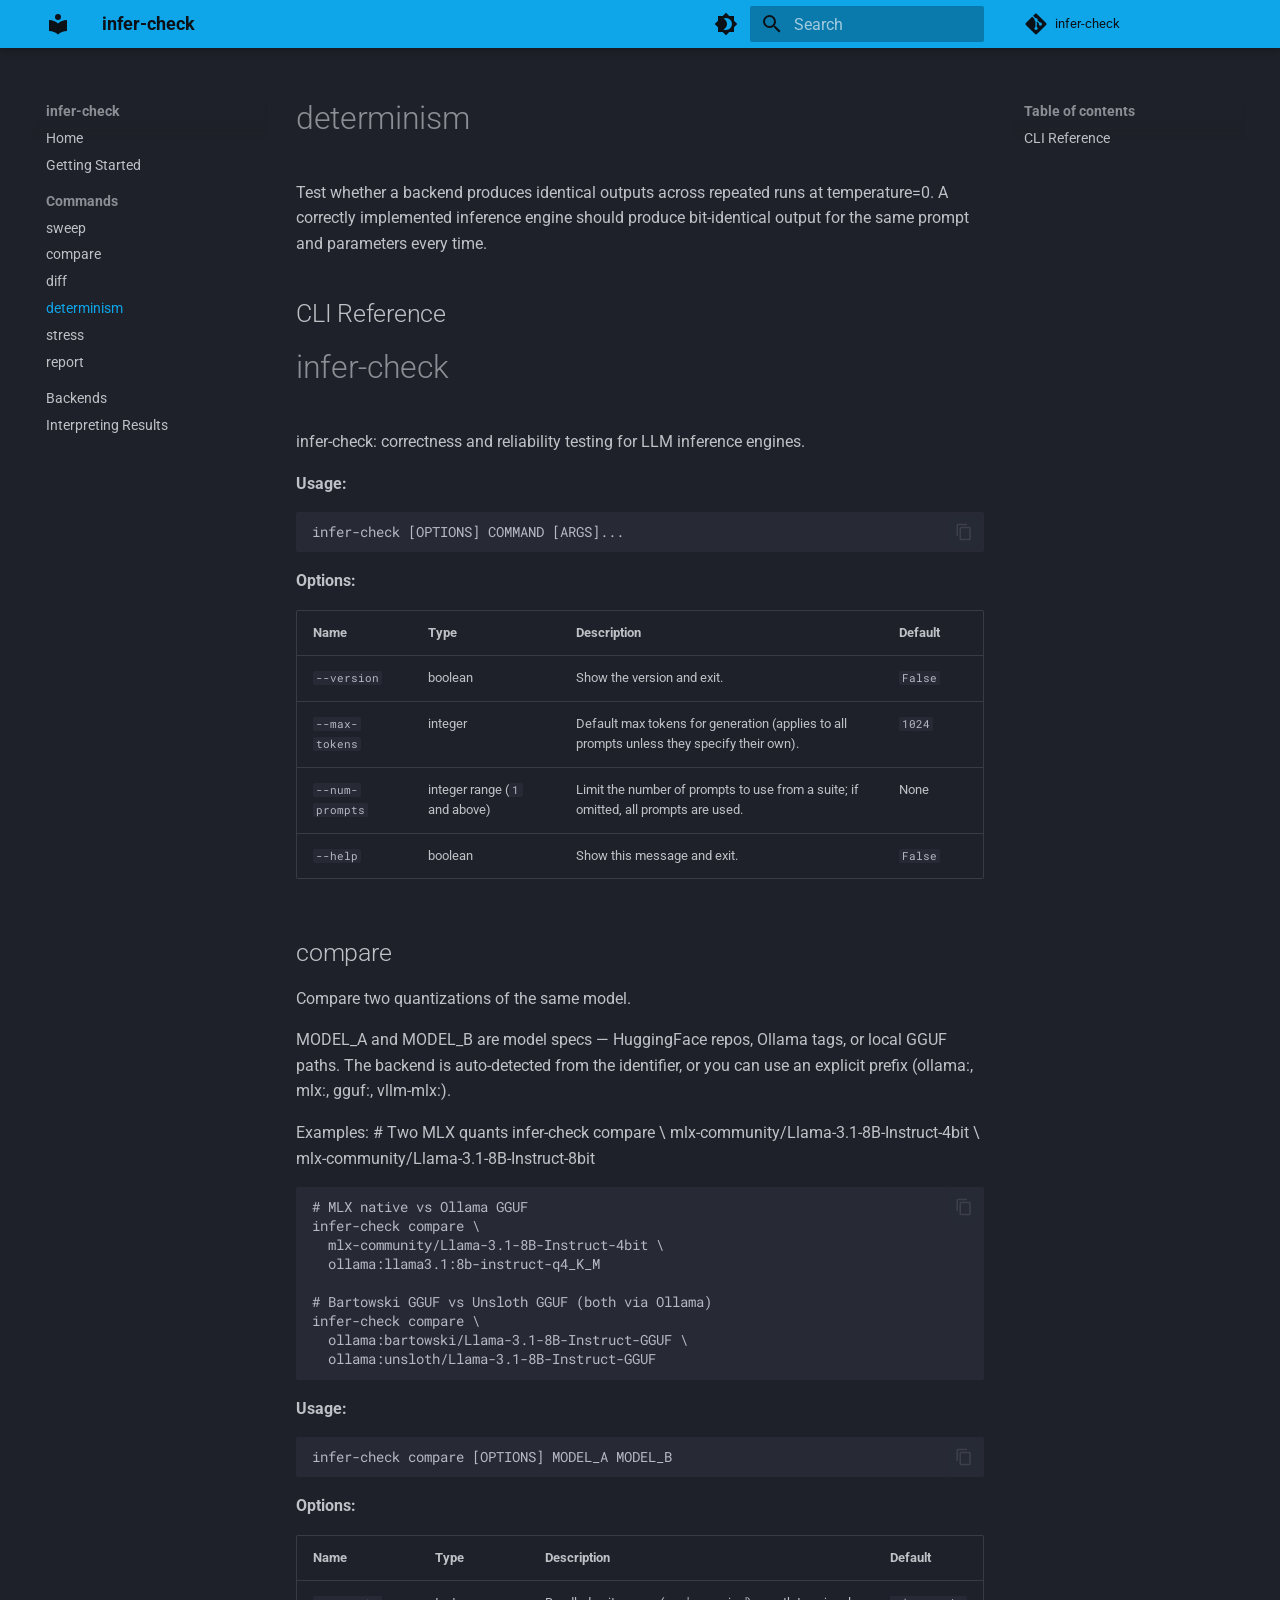
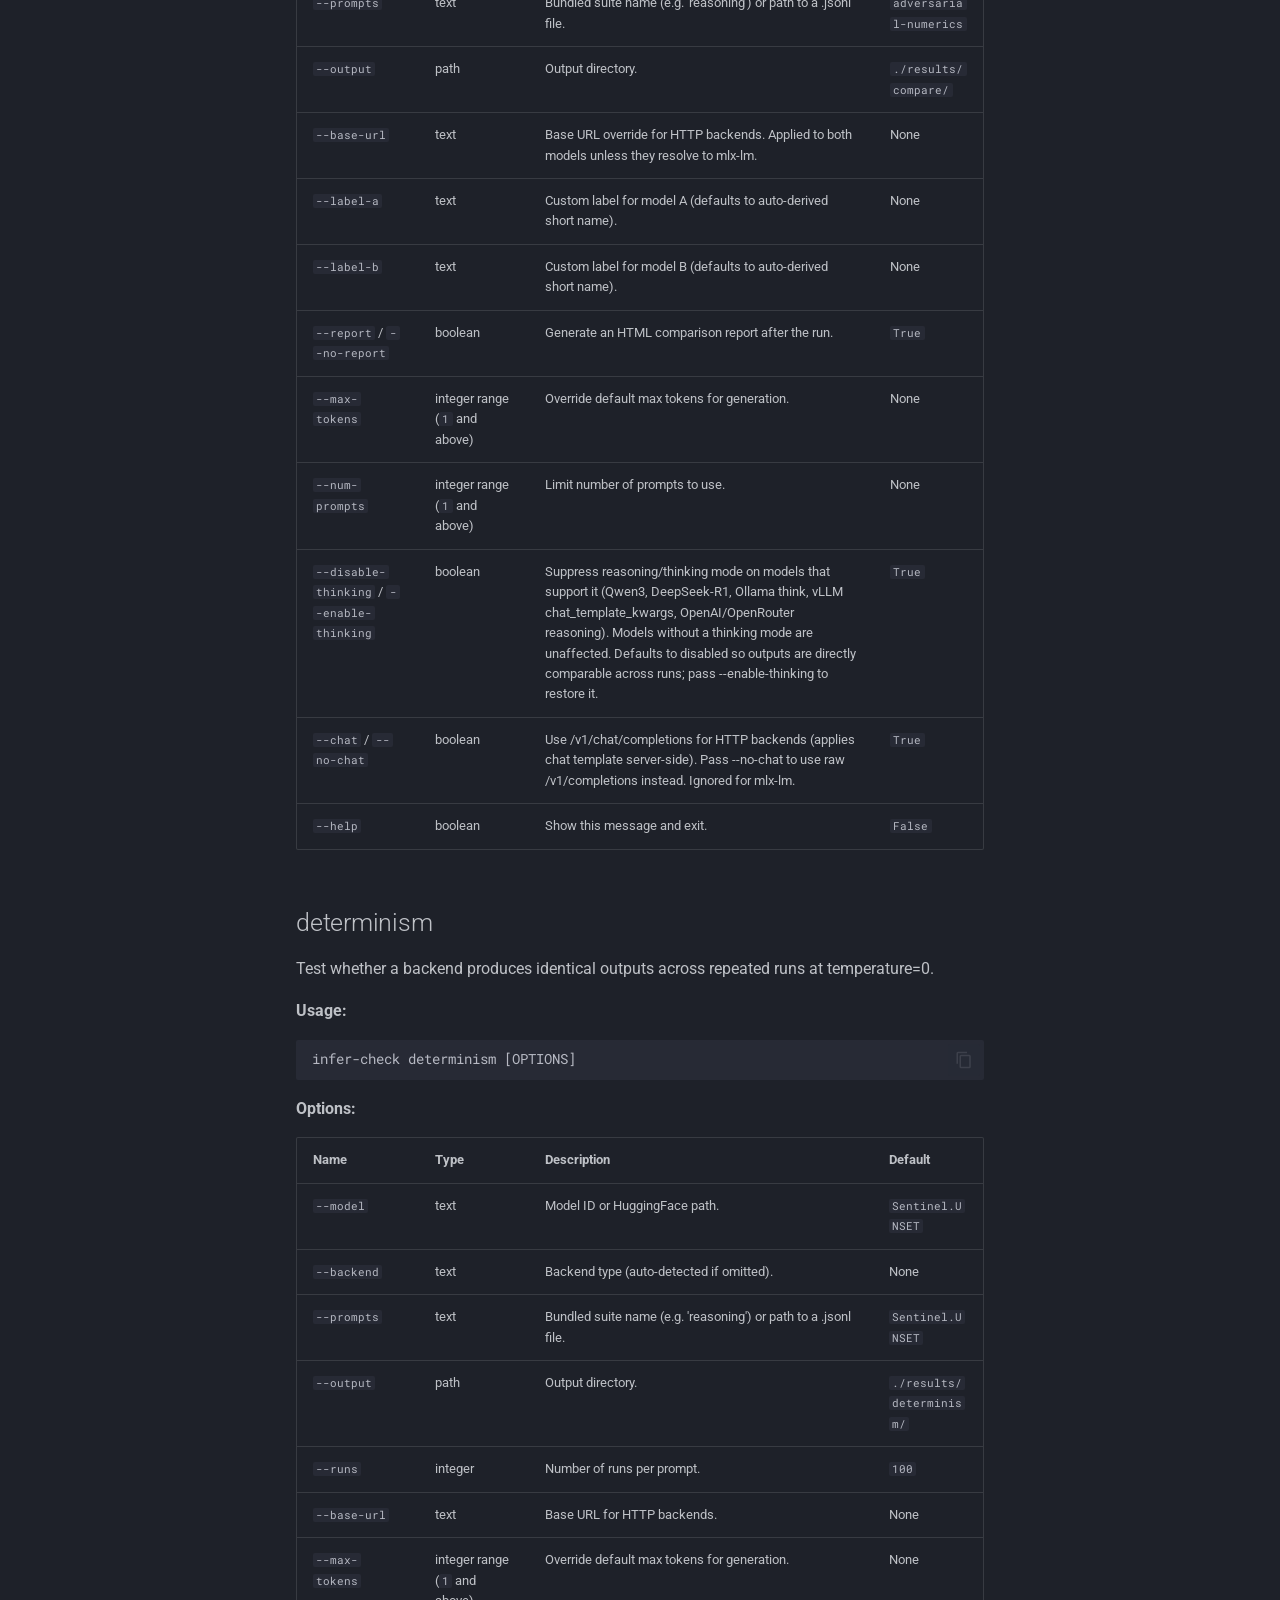
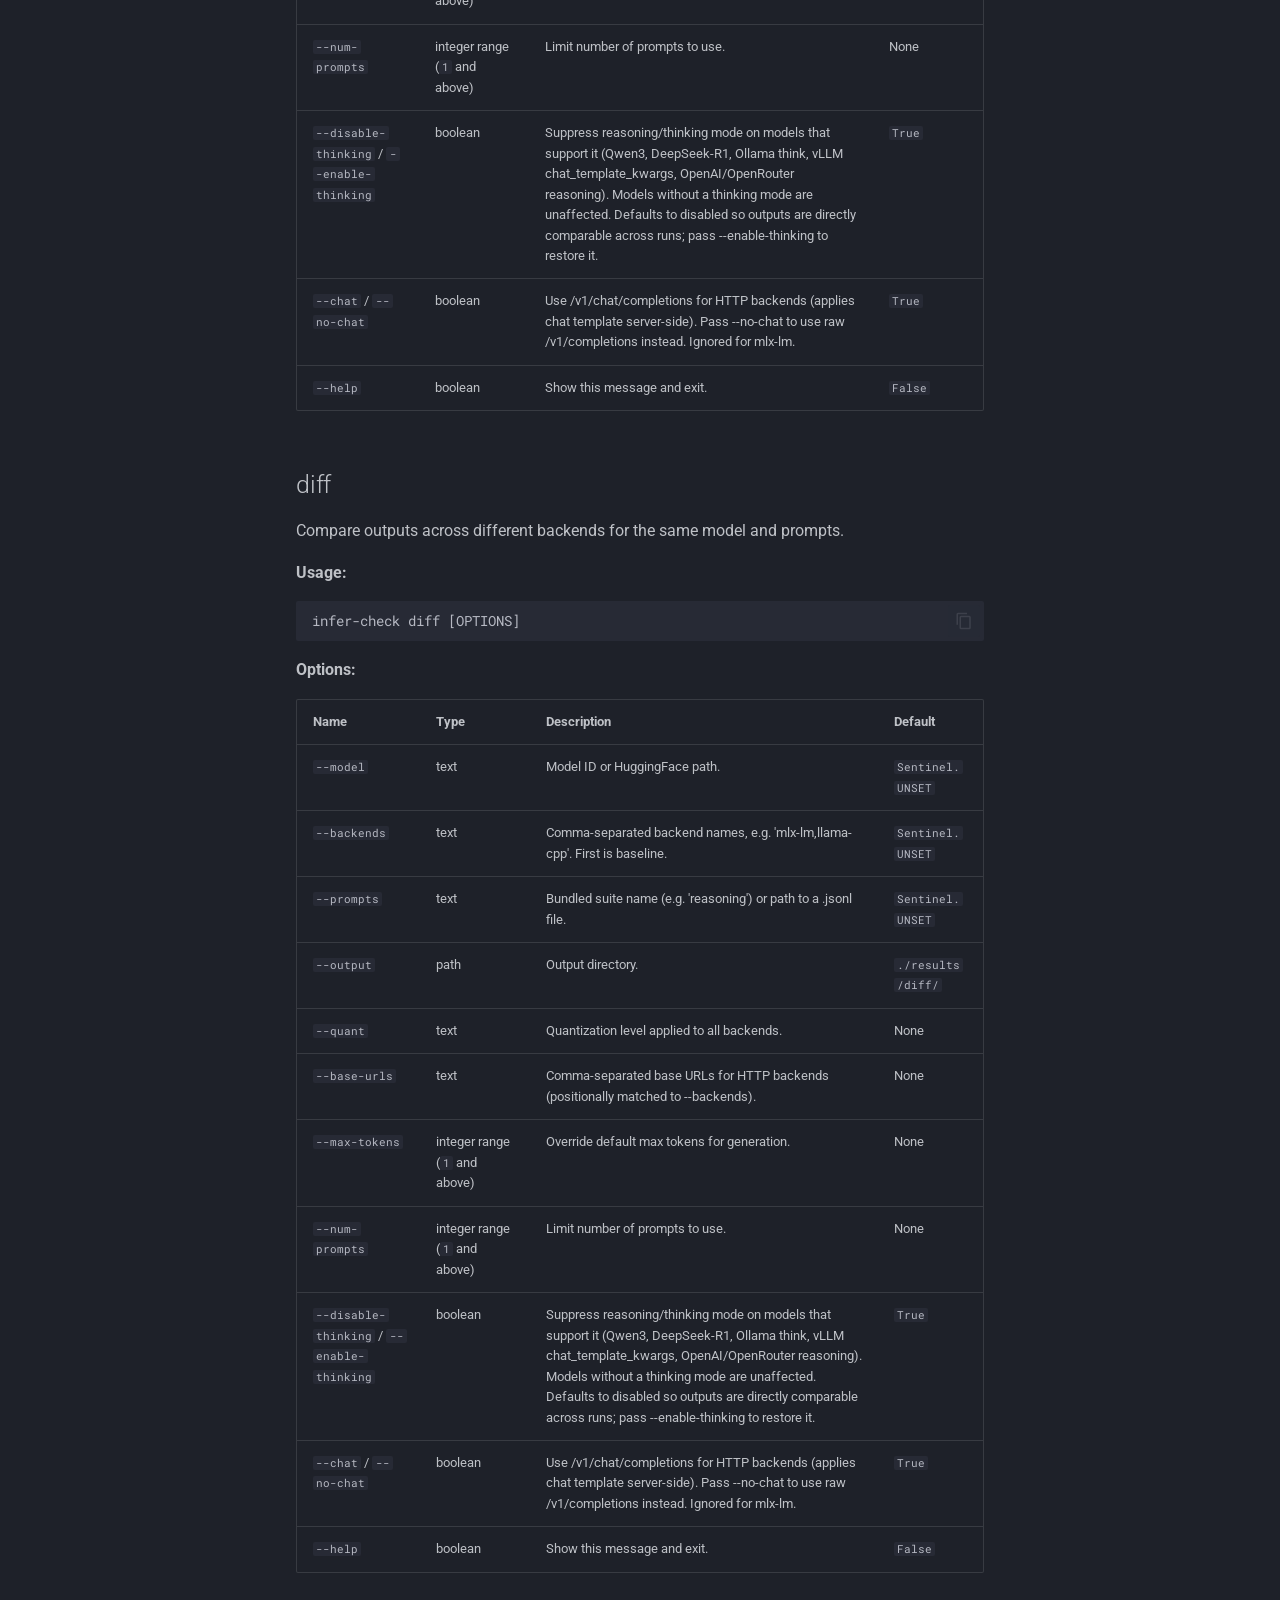
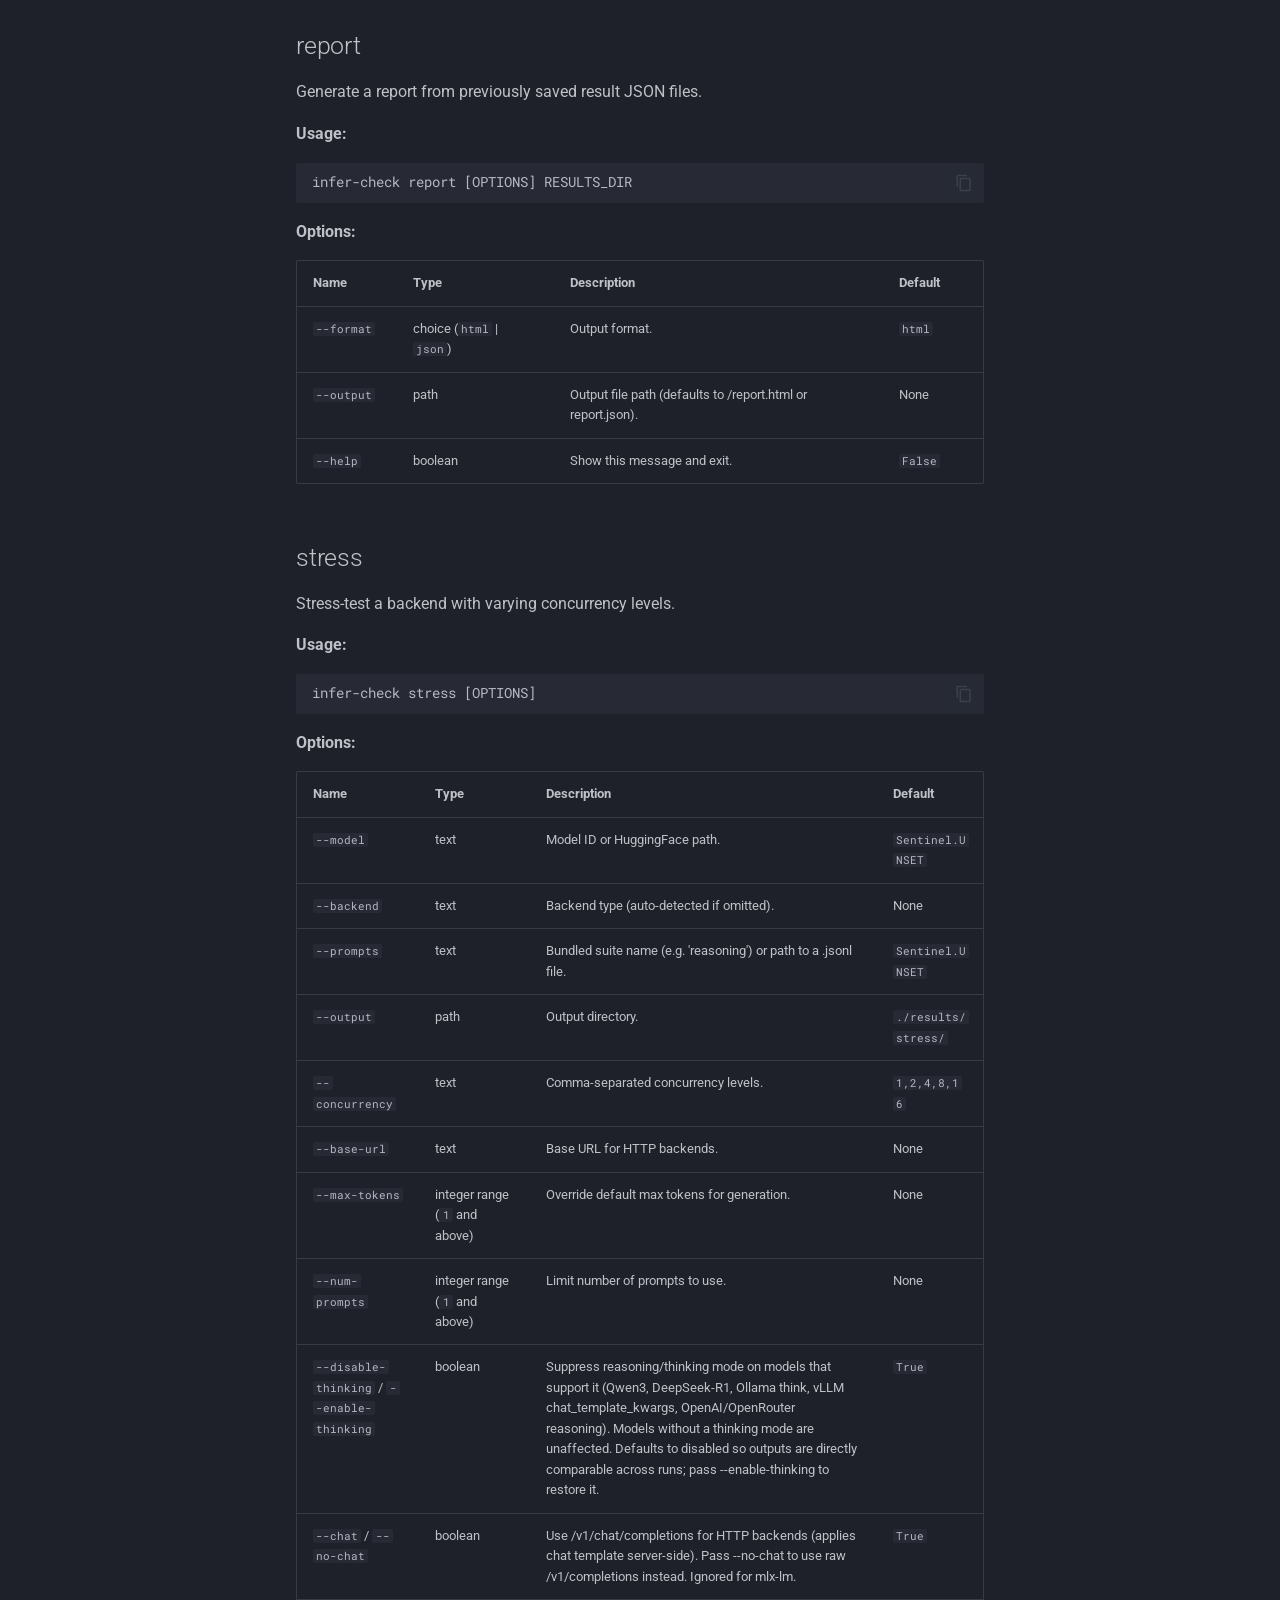
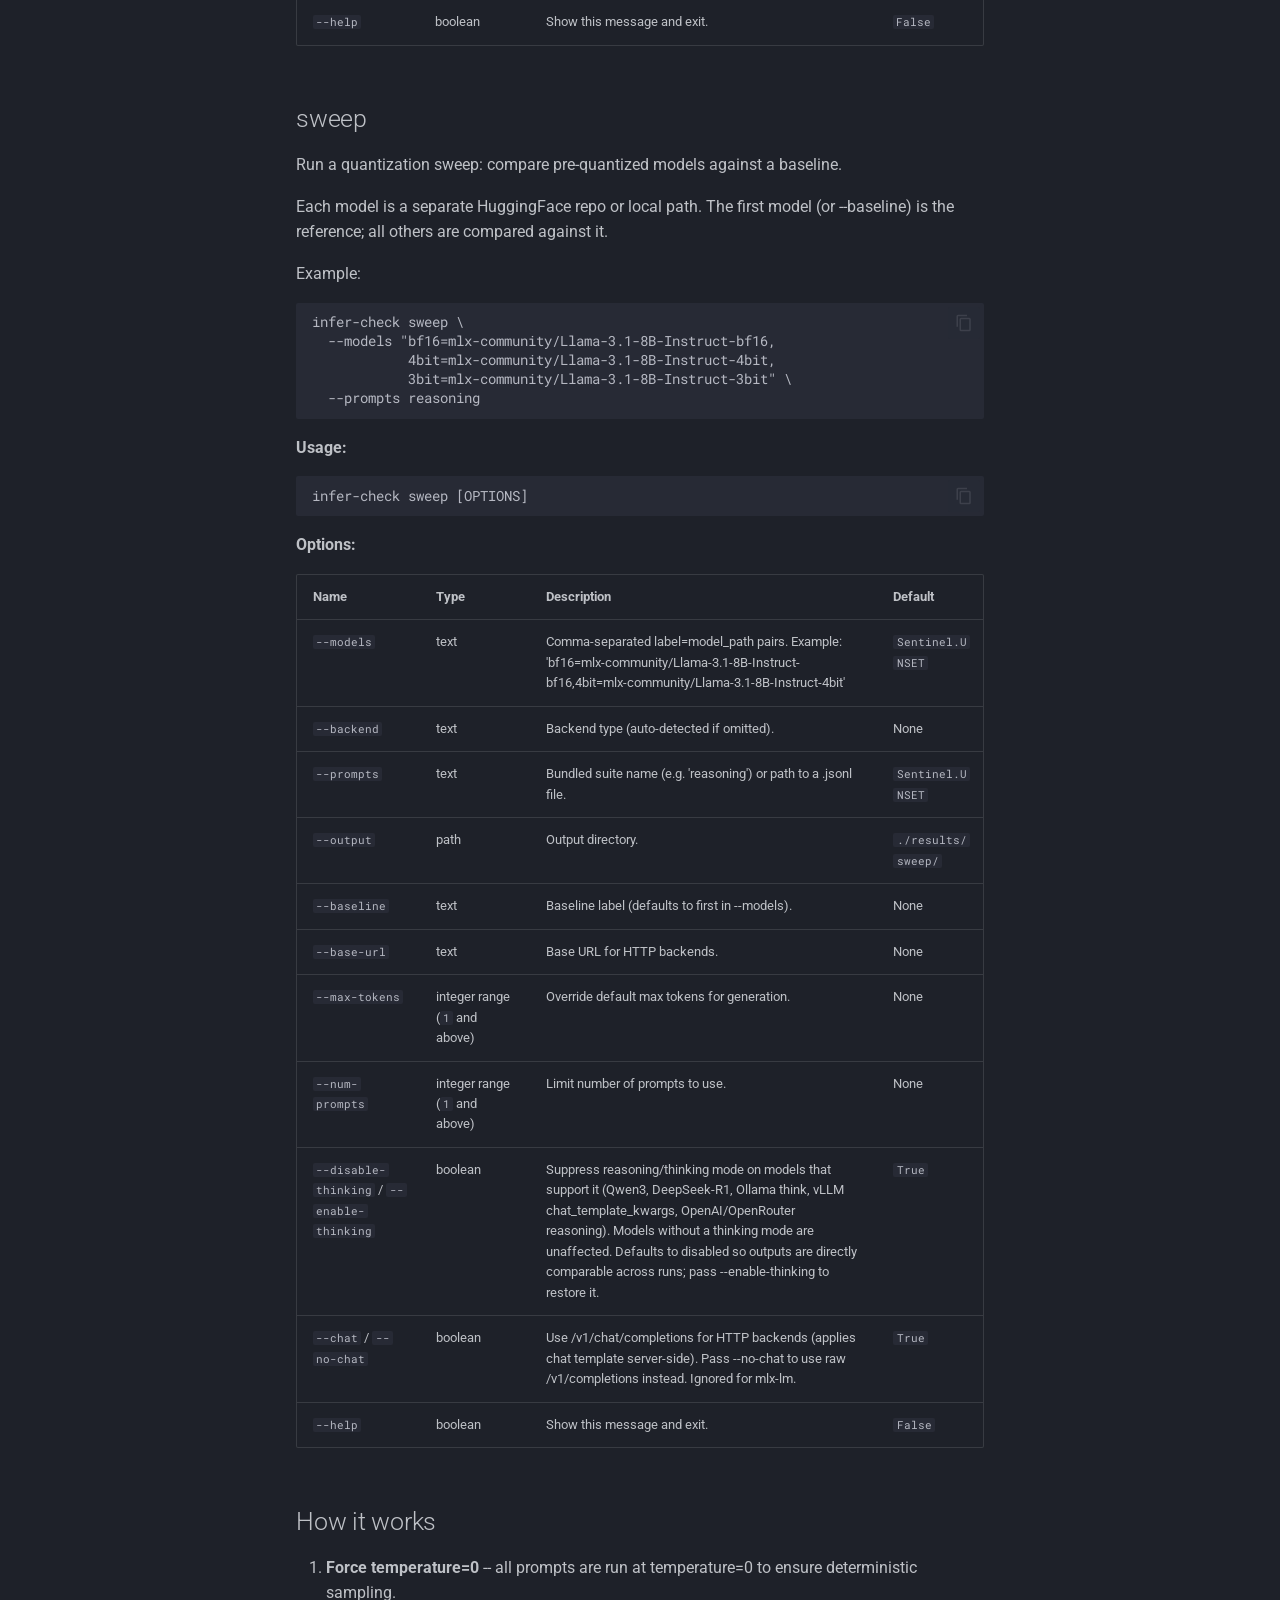
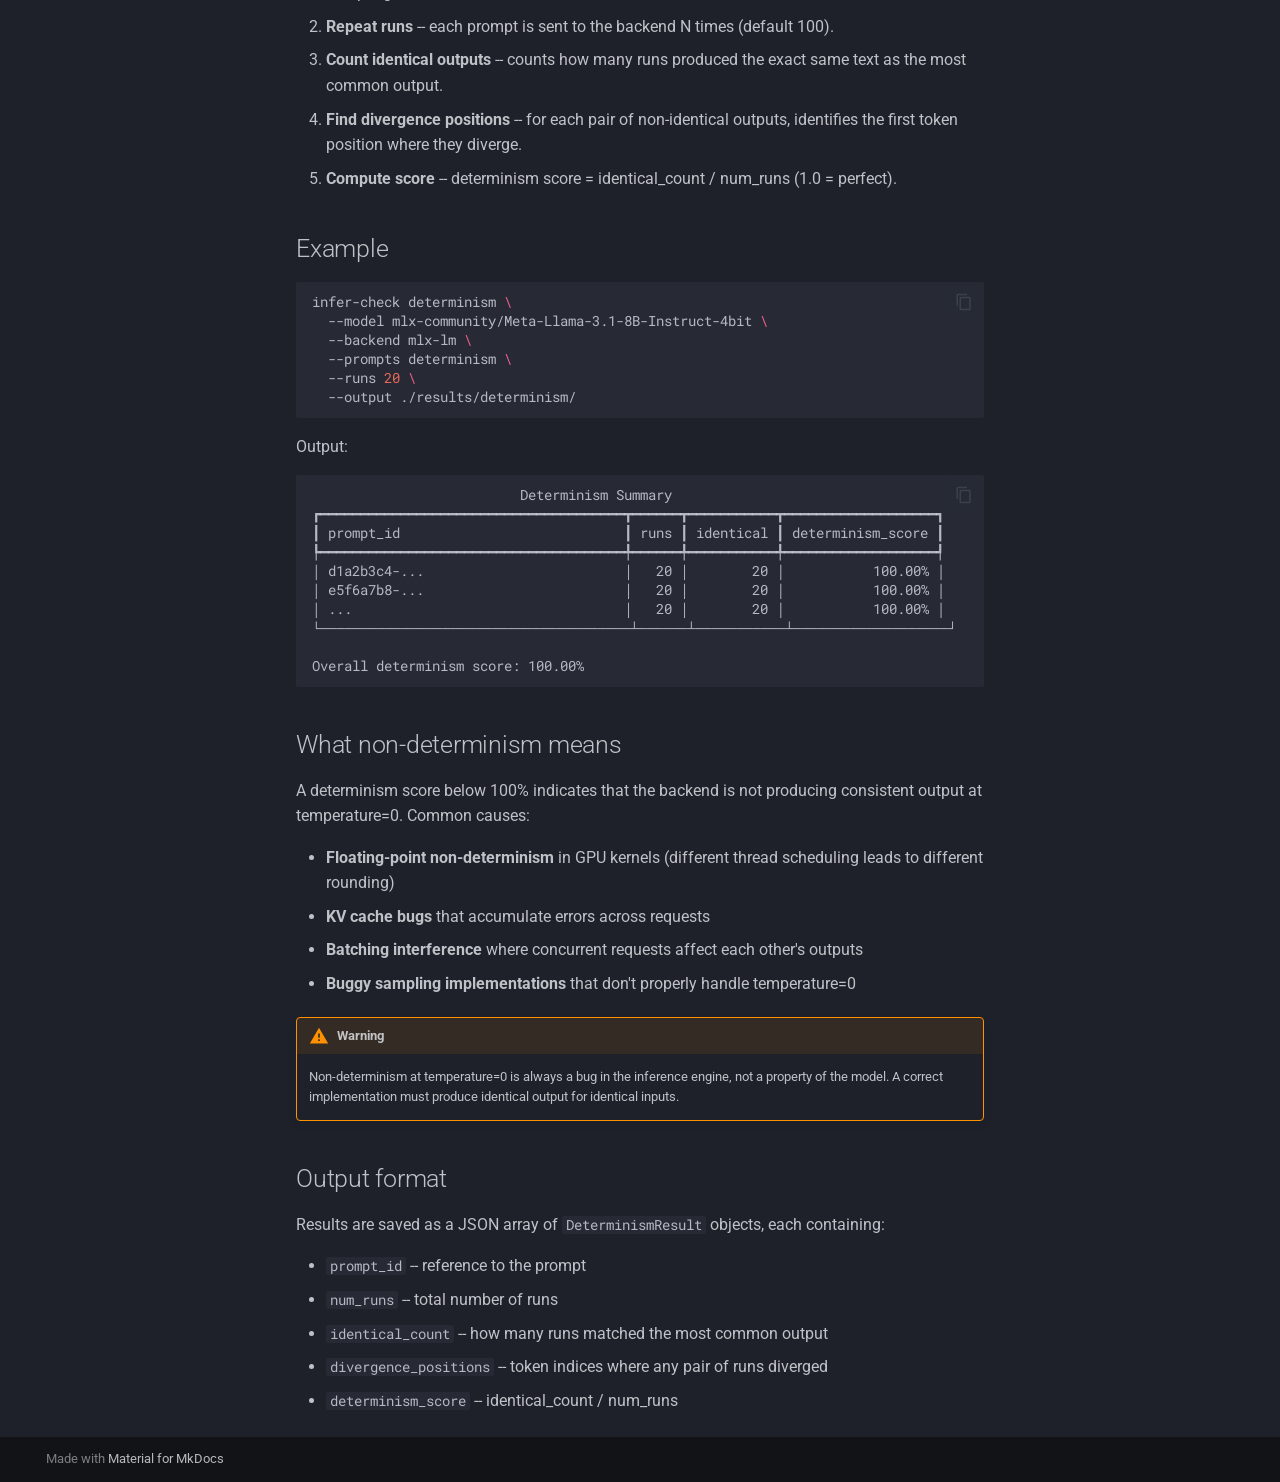
<file: commands/determinism/index.html>
<!doctype html>
<html lang="en" class="no-js">
  <head>
    
      <meta charset="utf-8">
      <meta name="viewport" content="width=device-width,initial-scale=1">
      
        <meta name="description" content="Cross-backend differential testing for LLM inference correctness">
      
      
      
        <link rel="canonical" href="https://nullpointerdepressivedisorder.github.io/infer-check/commands/determinism/">
      
      
        <link rel="prev" href="../diff/">
      
      
        <link rel="next" href="../stress/">
      
      
        
      
      
      <link rel="icon" href="../../assets/images/favicon.png">
      <meta name="generator" content="mkdocs-1.6.1, mkdocs-material-9.7.6">
    
    
      
        <title>determinism - infer-check</title>
      
    
    
      <link rel="stylesheet" href="../../assets/stylesheets/main.484c7ddc.min.css">
      
        
        <link rel="stylesheet" href="../../assets/stylesheets/palette.ab4e12ef.min.css">
      
      


    
    
      
    
    
      
        
        
        <link rel="preconnect" href="https://fonts.gstatic.com" crossorigin>
        <link rel="stylesheet" href="https://fonts.googleapis.com/css?family=Roboto:300,300i,400,400i,700,700i%7CRoboto+Mono:400,400i,700,700i&display=fallback">
        <style>:root{--md-text-font:"Roboto";--md-code-font:"Roboto Mono"}</style>
      
    
    
      <link rel="stylesheet" href="../../stylesheets/extra.css">
    
    <script>__md_scope=new URL("../..",location),__md_hash=e=>[...e].reduce(((e,_)=>(e<<5)-e+_.charCodeAt(0)),0),__md_get=(e,_=localStorage,t=__md_scope)=>JSON.parse(_.getItem(t.pathname+"."+e)),__md_set=(e,_,t=localStorage,a=__md_scope)=>{try{t.setItem(a.pathname+"."+e,JSON.stringify(_))}catch(e){}}</script>
    
      

    
    
  </head>
  
  
    
    
      
    
    
    
    
    <body dir="ltr" data-md-color-scheme="slate" data-md-color-primary="custom" data-md-color-accent="indigo">
  
    
    <input class="md-toggle" data-md-toggle="drawer" type="checkbox" id="__drawer" autocomplete="off">
    <input class="md-toggle" data-md-toggle="search" type="checkbox" id="__search" autocomplete="off">
    <label class="md-overlay" for="__drawer"></label>
    <div data-md-component="skip">
      
        
        <a href="#determinism" class="md-skip">
          Skip to content
        </a>
      
    </div>
    <div data-md-component="announce">
      
    </div>
    
    
      

  

<header class="md-header md-header--shadow" data-md-component="header">
  <nav class="md-header__inner md-grid" aria-label="Header">
    <a href="../.." title="infer-check" class="md-header__button md-logo" aria-label="infer-check" data-md-component="logo">
      
  
  <svg xmlns="http://www.w3.org/2000/svg" viewBox="0 0 24 24"><path d="M12 8a3 3 0 0 0 3-3 3 3 0 0 0-3-3 3 3 0 0 0-3 3 3 3 0 0 0 3 3m0 3.54C9.64 9.35 6.5 8 3 8v11c3.5 0 6.64 1.35 9 3.54 2.36-2.19 5.5-3.54 9-3.54V8c-3.5 0-6.64 1.35-9 3.54"/></svg>

    </a>
    <label class="md-header__button md-icon" for="__drawer">
      
      <svg xmlns="http://www.w3.org/2000/svg" viewBox="0 0 24 24"><path d="M3 6h18v2H3zm0 5h18v2H3zm0 5h18v2H3z"/></svg>
    </label>
    <div class="md-header__title" data-md-component="header-title">
      <div class="md-header__ellipsis">
        <div class="md-header__topic">
          <span class="md-ellipsis">
            infer-check
          </span>
        </div>
        <div class="md-header__topic" data-md-component="header-topic">
          <span class="md-ellipsis">
            
              determinism
            
          </span>
        </div>
      </div>
    </div>
    
      
        <form class="md-header__option" data-md-component="palette">
  
    
    
    
    <input class="md-option" data-md-color-media="" data-md-color-scheme="slate" data-md-color-primary="custom" data-md-color-accent="indigo"  aria-label="Switch to light mode"  type="radio" name="__palette" id="__palette_0">
    
      <label class="md-header__button md-icon" title="Switch to light mode" for="__palette_1" hidden>
        <svg xmlns="http://www.w3.org/2000/svg" viewBox="0 0 24 24"><path d="M12 18c-.89 0-1.74-.2-2.5-.55C11.56 16.5 13 14.42 13 12s-1.44-4.5-3.5-5.45C10.26 6.2 11.11 6 12 6a6 6 0 0 1 6 6 6 6 0 0 1-6 6m8-9.31V4h-4.69L12 .69 8.69 4H4v4.69L.69 12 4 15.31V20h4.69L12 23.31 15.31 20H20v-4.69L23.31 12z"/></svg>
      </label>
    
  
    
    
    
    <input class="md-option" data-md-color-media="" data-md-color-scheme="default" data-md-color-primary="custom" data-md-color-accent="indigo"  aria-label="Switch to dark mode"  type="radio" name="__palette" id="__palette_1">
    
      <label class="md-header__button md-icon" title="Switch to dark mode" for="__palette_0" hidden>
        <svg xmlns="http://www.w3.org/2000/svg" viewBox="0 0 24 24"><path d="M12 8a4 4 0 0 0-4 4 4 4 0 0 0 4 4 4 4 0 0 0 4-4 4 4 0 0 0-4-4m0 10a6 6 0 0 1-6-6 6 6 0 0 1 6-6 6 6 0 0 1 6 6 6 6 0 0 1-6 6m8-9.31V4h-4.69L12 .69 8.69 4H4v4.69L.69 12 4 15.31V20h4.69L12 23.31 15.31 20H20v-4.69L23.31 12z"/></svg>
      </label>
    
  
</form>
      
    
    
      <script>var palette=__md_get("__palette");if(palette&&palette.color){if("(prefers-color-scheme)"===palette.color.media){var media=matchMedia("(prefers-color-scheme: light)"),input=document.querySelector(media.matches?"[data-md-color-media='(prefers-color-scheme: light)']":"[data-md-color-media='(prefers-color-scheme: dark)']");palette.color.media=input.getAttribute("data-md-color-media"),palette.color.scheme=input.getAttribute("data-md-color-scheme"),palette.color.primary=input.getAttribute("data-md-color-primary"),palette.color.accent=input.getAttribute("data-md-color-accent")}for(var[key,value]of Object.entries(palette.color))document.body.setAttribute("data-md-color-"+key,value)}</script>
    
    
    
      
      
        <label class="md-header__button md-icon" for="__search">
          
          <svg xmlns="http://www.w3.org/2000/svg" viewBox="0 0 24 24"><path d="M9.5 3A6.5 6.5 0 0 1 16 9.5c0 1.61-.59 3.09-1.56 4.23l.27.27h.79l5 5-1.5 1.5-5-5v-.79l-.27-.27A6.52 6.52 0 0 1 9.5 16 6.5 6.5 0 0 1 3 9.5 6.5 6.5 0 0 1 9.5 3m0 2C7 5 5 7 5 9.5S7 14 9.5 14 14 12 14 9.5 12 5 9.5 5"/></svg>
        </label>
        <div class="md-search" data-md-component="search" role="dialog">
  <label class="md-search__overlay" for="__search"></label>
  <div class="md-search__inner" role="search">
    <form class="md-search__form" name="search">
      <input type="text" class="md-search__input" name="query" aria-label="Search" placeholder="Search" autocapitalize="off" autocorrect="off" autocomplete="off" spellcheck="false" data-md-component="search-query" required>
      <label class="md-search__icon md-icon" for="__search">
        
        <svg xmlns="http://www.w3.org/2000/svg" viewBox="0 0 24 24"><path d="M9.5 3A6.5 6.5 0 0 1 16 9.5c0 1.61-.59 3.09-1.56 4.23l.27.27h.79l5 5-1.5 1.5-5-5v-.79l-.27-.27A6.52 6.52 0 0 1 9.5 16 6.5 6.5 0 0 1 3 9.5 6.5 6.5 0 0 1 9.5 3m0 2C7 5 5 7 5 9.5S7 14 9.5 14 14 12 14 9.5 12 5 9.5 5"/></svg>
        
        <svg xmlns="http://www.w3.org/2000/svg" viewBox="0 0 24 24"><path d="M20 11v2H8l5.5 5.5-1.42 1.42L4.16 12l7.92-7.92L13.5 5.5 8 11z"/></svg>
      </label>
      <nav class="md-search__options" aria-label="Search">
        
        <button type="reset" class="md-search__icon md-icon" title="Clear" aria-label="Clear" tabindex="-1">
          
          <svg xmlns="http://www.w3.org/2000/svg" viewBox="0 0 24 24"><path d="M19 6.41 17.59 5 12 10.59 6.41 5 5 6.41 10.59 12 5 17.59 6.41 19 12 13.41 17.59 19 19 17.59 13.41 12z"/></svg>
        </button>
      </nav>
      
    </form>
    <div class="md-search__output">
      <div class="md-search__scrollwrap" tabindex="0" data-md-scrollfix>
        <div class="md-search-result" data-md-component="search-result">
          <div class="md-search-result__meta">
            Initializing search
          </div>
          <ol class="md-search-result__list" role="presentation"></ol>
        </div>
      </div>
    </div>
  </div>
</div>
      
    
    
      <div class="md-header__source">
        <a href="https://github.com/NullPointerDepressiveDisorder/infer-check" title="Go to repository" class="md-source" data-md-component="source">
  <div class="md-source__icon md-icon">
    
    <svg xmlns="http://www.w3.org/2000/svg" viewBox="0 0 448 512"><!--! Font Awesome Free 7.1.0 by @fontawesome - https://fontawesome.com License - https://fontawesome.com/license/free (Icons: CC BY 4.0, Fonts: SIL OFL 1.1, Code: MIT License) Copyright 2025 Fonticons, Inc.--><path d="M439.6 236.1 244 40.5c-5.4-5.5-12.8-8.5-20.4-8.5s-15 3-20.4 8.4L162.5 81l51.5 51.5c27.1-9.1 52.7 16.8 43.4 43.7l49.7 49.7c34.2-11.8 61.2 31 35.5 56.7-26.5 26.5-70.2-2.9-56-37.3L240.3 199v121.9c25.3 12.5 22.3 41.8 9.1 55-6.4 6.4-15.2 10.1-24.3 10.1s-17.8-3.6-24.3-10.1c-17.6-17.6-11.1-46.9 11.2-56v-123c-20.8-8.5-24.6-30.7-18.6-45L142.6 101 8.5 235.1C3 240.6 0 247.9 0 255.5s3 15 8.5 20.4l195.6 195.7c5.4 5.4 12.7 8.4 20.4 8.4s15-3 20.4-8.4l194.7-194.7c5.4-5.4 8.4-12.8 8.4-20.4s-3-15-8.4-20.4"/></svg>
  </div>
  <div class="md-source__repository">
    infer-check
  </div>
</a>
      </div>
    
  </nav>
  
</header>
    
    <div class="md-container" data-md-component="container">
      
      
        
          
        
      
      <main class="md-main" data-md-component="main">
        <div class="md-main__inner md-grid">
          
            
              
              <div class="md-sidebar md-sidebar--primary" data-md-component="sidebar" data-md-type="navigation" >
                <div class="md-sidebar__scrollwrap">
                  <div class="md-sidebar__inner">
                    



<nav class="md-nav md-nav--primary" aria-label="Navigation" data-md-level="0">
  <label class="md-nav__title" for="__drawer">
    <a href="../.." title="infer-check" class="md-nav__button md-logo" aria-label="infer-check" data-md-component="logo">
      
  
  <svg xmlns="http://www.w3.org/2000/svg" viewBox="0 0 24 24"><path d="M12 8a3 3 0 0 0 3-3 3 3 0 0 0-3-3 3 3 0 0 0-3 3 3 3 0 0 0 3 3m0 3.54C9.64 9.35 6.5 8 3 8v11c3.5 0 6.64 1.35 9 3.54 2.36-2.19 5.5-3.54 9-3.54V8c-3.5 0-6.64 1.35-9 3.54"/></svg>

    </a>
    infer-check
  </label>
  
    <div class="md-nav__source">
      <a href="https://github.com/NullPointerDepressiveDisorder/infer-check" title="Go to repository" class="md-source" data-md-component="source">
  <div class="md-source__icon md-icon">
    
    <svg xmlns="http://www.w3.org/2000/svg" viewBox="0 0 448 512"><!--! Font Awesome Free 7.1.0 by @fontawesome - https://fontawesome.com License - https://fontawesome.com/license/free (Icons: CC BY 4.0, Fonts: SIL OFL 1.1, Code: MIT License) Copyright 2025 Fonticons, Inc.--><path d="M439.6 236.1 244 40.5c-5.4-5.5-12.8-8.5-20.4-8.5s-15 3-20.4 8.4L162.5 81l51.5 51.5c27.1-9.1 52.7 16.8 43.4 43.7l49.7 49.7c34.2-11.8 61.2 31 35.5 56.7-26.5 26.5-70.2-2.9-56-37.3L240.3 199v121.9c25.3 12.5 22.3 41.8 9.1 55-6.4 6.4-15.2 10.1-24.3 10.1s-17.8-3.6-24.3-10.1c-17.6-17.6-11.1-46.9 11.2-56v-123c-20.8-8.5-24.6-30.7-18.6-45L142.6 101 8.5 235.1C3 240.6 0 247.9 0 255.5s3 15 8.5 20.4l195.6 195.7c5.4 5.4 12.7 8.4 20.4 8.4s15-3 20.4-8.4l194.7-194.7c5.4-5.4 8.4-12.8 8.4-20.4s-3-15-8.4-20.4"/></svg>
  </div>
  <div class="md-source__repository">
    infer-check
  </div>
</a>
    </div>
  
  <ul class="md-nav__list" data-md-scrollfix>
    
      
      
  
  
  
  
    <li class="md-nav__item">
      <a href="../.." class="md-nav__link">
        
  
  
  <span class="md-ellipsis">
    
  
    Home
  

    
  </span>
  
  

      </a>
    </li>
  

    
      
      
  
  
  
  
    <li class="md-nav__item">
      <a href="../../getting-started/" class="md-nav__link">
        
  
  
  <span class="md-ellipsis">
    
  
    Getting Started
  

    
  </span>
  
  

      </a>
    </li>
  

    
      
      
  
  
    
  
  
  
    
    
    
    
      
        
        
      
    
    
    <li class="md-nav__item md-nav__item--active md-nav__item--section md-nav__item--nested">
      
        
        
        <input class="md-nav__toggle md-toggle " type="checkbox" id="__nav_3" checked>
        
          
          <label class="md-nav__link" for="__nav_3" id="__nav_3_label" tabindex="">
            
  
  
  <span class="md-ellipsis">
    
  
    Commands
  

    
  </span>
  
  

            <span class="md-nav__icon md-icon"></span>
          </label>
        
        <nav class="md-nav" data-md-level="1" aria-labelledby="__nav_3_label" aria-expanded="true">
          <label class="md-nav__title" for="__nav_3">
            <span class="md-nav__icon md-icon"></span>
            
  
    Commands
  

          </label>
          <ul class="md-nav__list" data-md-scrollfix>
            
              
                
  
  
  
  
    <li class="md-nav__item">
      <a href="../sweep/" class="md-nav__link">
        
  
  
  <span class="md-ellipsis">
    
  
    sweep
  

    
  </span>
  
  

      </a>
    </li>
  

              
            
              
                
  
  
  
  
    <li class="md-nav__item">
      <a href="../compare/" class="md-nav__link">
        
  
  
  <span class="md-ellipsis">
    
  
    compare
  

    
  </span>
  
  

      </a>
    </li>
  

              
            
              
                
  
  
  
  
    <li class="md-nav__item">
      <a href="../diff/" class="md-nav__link">
        
  
  
  <span class="md-ellipsis">
    
  
    diff
  

    
  </span>
  
  

      </a>
    </li>
  

              
            
              
                
  
  
    
  
  
  
    <li class="md-nav__item md-nav__item--active">
      
      <input class="md-nav__toggle md-toggle" type="checkbox" id="__toc">
      
      
        
      
      
        <label class="md-nav__link md-nav__link--active" for="__toc">
          
  
  
  <span class="md-ellipsis">
    
  
    determinism
  

    
  </span>
  
  

          <span class="md-nav__icon md-icon"></span>
        </label>
      
      <a href="./" class="md-nav__link md-nav__link--active">
        
  
  
  <span class="md-ellipsis">
    
  
    determinism
  

    
  </span>
  
  

      </a>
      
        

<nav class="md-nav md-nav--secondary" aria-label="Table of contents">
  
  
  
    
  
  
    <label class="md-nav__title" for="__toc">
      <span class="md-nav__icon md-icon"></span>
      Table of contents
    </label>
    <ul class="md-nav__list" data-md-component="toc" data-md-scrollfix>
      
        <li class="md-nav__item">
  <a href="#cli-reference" class="md-nav__link">
    <span class="md-ellipsis">
      
        CLI Reference
      
    </span>
  </a>
  
</li>
      
    </ul>
  
</nav>
      
    </li>
  

              
            
              
                
  
  
  
  
    <li class="md-nav__item">
      <a href="../stress/" class="md-nav__link">
        
  
  
  <span class="md-ellipsis">
    
  
    stress
  

    
  </span>
  
  

      </a>
    </li>
  

              
            
              
                
  
  
  
  
    <li class="md-nav__item">
      <a href="../report/" class="md-nav__link">
        
  
  
  <span class="md-ellipsis">
    
  
    report
  

    
  </span>
  
  

      </a>
    </li>
  

              
            
          </ul>
        </nav>
      
    </li>
  

    
      
      
  
  
  
  
    <li class="md-nav__item">
      <a href="../../backends/" class="md-nav__link">
        
  
  
  <span class="md-ellipsis">
    
  
    Backends
  

    
  </span>
  
  

      </a>
    </li>
  

    
      
      
  
  
  
  
    <li class="md-nav__item">
      <a href="../../interpreting-results/" class="md-nav__link">
        
  
  
  <span class="md-ellipsis">
    
  
    Interpreting Results
  

    
  </span>
  
  

      </a>
    </li>
  

    
  </ul>
</nav>
                  </div>
                </div>
              </div>
            
            
              
              <div class="md-sidebar md-sidebar--secondary" data-md-component="sidebar" data-md-type="toc" >
                <div class="md-sidebar__scrollwrap">
                  <div class="md-sidebar__inner">
                    

<nav class="md-nav md-nav--secondary" aria-label="Table of contents">
  
  
  
    
  
  
    <label class="md-nav__title" for="__toc">
      <span class="md-nav__icon md-icon"></span>
      Table of contents
    </label>
    <ul class="md-nav__list" data-md-component="toc" data-md-scrollfix>
      
        <li class="md-nav__item">
  <a href="#cli-reference" class="md-nav__link">
    <span class="md-ellipsis">
      
        CLI Reference
      
    </span>
  </a>
  
</li>
      
    </ul>
  
</nav>
                  </div>
                </div>
              </div>
            
          
          
            <div class="md-content" data-md-component="content">
              
              <article class="md-content__inner md-typeset">
                
                  


  
  


<h1 id="determinism">determinism</h1>
<p>Test whether a backend produces identical outputs across repeated runs at temperature=0. A correctly implemented inference engine should produce bit-identical output for the same prompt and parameters every time.</p>
<h2 id="cli-reference">CLI Reference</h2>
<h1 id="infer-check">infer-check</h1>
<p>infer-check: correctness and reliability testing for LLM inference engines.</p>
<p><strong>Usage:</strong></p>
<div class="highlight"><pre><span></span><code><a id="__codelineno-0-1" name="__codelineno-0-1" href="#__codelineno-0-1"></a>infer-check [OPTIONS] COMMAND [ARGS]...
</code></pre></div>
<p><strong>Options:</strong></p>
<table>
<thead>
<tr>
<th>Name</th>
<th>Type</th>
<th>Description</th>
<th>Default</th>
</tr>
</thead>
<tbody>
<tr>
<td><code>--version</code></td>
<td>boolean</td>
<td>Show the version and exit.</td>
<td><code>False</code></td>
</tr>
<tr>
<td><code>--max-tokens</code></td>
<td>integer</td>
<td>Default max tokens for generation (applies to all prompts unless they specify their own).</td>
<td><code>1024</code></td>
</tr>
<tr>
<td><code>--num-prompts</code></td>
<td>integer range (<code>1</code> and above)</td>
<td>Limit the number of prompts to use from a suite; if omitted, all prompts are used.</td>
<td>None</td>
</tr>
<tr>
<td><code>--help</code></td>
<td>boolean</td>
<td>Show this message and exit.</td>
<td><code>False</code></td>
</tr>
</tbody>
</table>
<h2 id="compare">compare</h2>
<p>Compare two quantizations of the same model.</p>
<p>MODEL_A and MODEL_B are model specs — HuggingFace repos, Ollama tags,
or local GGUF paths.  The backend is auto-detected from the identifier,
or you can use an explicit prefix (ollama:, mlx:, gguf:, vllm-mlx:).</p>
<p>Examples:
    # Two MLX quants
    infer-check compare \
      mlx-community/Llama-3.1-8B-Instruct-4bit \
      mlx-community/Llama-3.1-8B-Instruct-8bit</p>
<div class="highlight"><pre><span></span><code># MLX native vs Ollama GGUF
infer-check compare \
  mlx-community/Llama-3.1-8B-Instruct-4bit \
  ollama:llama3.1:8b-instruct-q4_K_M

# Bartowski GGUF vs Unsloth GGUF (both via Ollama)
infer-check compare \
  ollama:bartowski/Llama-3.1-8B-Instruct-GGUF \
  ollama:unsloth/Llama-3.1-8B-Instruct-GGUF
</code></pre></div>
<p><strong>Usage:</strong></p>
<div class="highlight"><pre><span></span><code><a id="__codelineno-1-1" name="__codelineno-1-1" href="#__codelineno-1-1"></a>infer-check compare [OPTIONS] MODEL_A MODEL_B
</code></pre></div>
<p><strong>Options:</strong></p>
<table>
<thead>
<tr>
<th>Name</th>
<th>Type</th>
<th>Description</th>
<th>Default</th>
</tr>
</thead>
<tbody>
<tr>
<td><code>--prompts</code></td>
<td>text</td>
<td>Bundled suite name (e.g. 'reasoning') or path to a .jsonl file.</td>
<td><code>adversarial-numerics</code></td>
</tr>
<tr>
<td><code>--output</code></td>
<td>path</td>
<td>Output directory.</td>
<td><code>./results/compare/</code></td>
</tr>
<tr>
<td><code>--base-url</code></td>
<td>text</td>
<td>Base URL override for HTTP backends. Applied to both models unless they resolve to mlx-lm.</td>
<td>None</td>
</tr>
<tr>
<td><code>--label-a</code></td>
<td>text</td>
<td>Custom label for model A (defaults to auto-derived short name).</td>
<td>None</td>
</tr>
<tr>
<td><code>--label-b</code></td>
<td>text</td>
<td>Custom label for model B (defaults to auto-derived short name).</td>
<td>None</td>
</tr>
<tr>
<td><code>--report</code> / <code>--no-report</code></td>
<td>boolean</td>
<td>Generate an HTML comparison report after the run.</td>
<td><code>True</code></td>
</tr>
<tr>
<td><code>--max-tokens</code></td>
<td>integer range (<code>1</code> and above)</td>
<td>Override default max tokens for generation.</td>
<td>None</td>
</tr>
<tr>
<td><code>--num-prompts</code></td>
<td>integer range (<code>1</code> and above)</td>
<td>Limit number of prompts to use.</td>
<td>None</td>
</tr>
<tr>
<td><code>--disable-thinking</code> / <code>--enable-thinking</code></td>
<td>boolean</td>
<td>Suppress reasoning/thinking mode on models that support it (Qwen3, DeepSeek-R1, Ollama think, vLLM chat_template_kwargs, OpenAI/OpenRouter reasoning). Models without a thinking mode are unaffected. Defaults to disabled so outputs are directly comparable across runs; pass --enable-thinking to restore it.</td>
<td><code>True</code></td>
</tr>
<tr>
<td><code>--chat</code> / <code>--no-chat</code></td>
<td>boolean</td>
<td>Use /v1/chat/completions for HTTP backends (applies chat template server-side). Pass --no-chat to use raw /v1/completions instead. Ignored for mlx-lm.</td>
<td><code>True</code></td>
</tr>
<tr>
<td><code>--help</code></td>
<td>boolean</td>
<td>Show this message and exit.</td>
<td><code>False</code></td>
</tr>
</tbody>
</table>
<h2 id="determinism_1">determinism</h2>
<p>Test whether a backend produces identical outputs across repeated runs at temperature=0.</p>
<p><strong>Usage:</strong></p>
<div class="highlight"><pre><span></span><code><a id="__codelineno-2-1" name="__codelineno-2-1" href="#__codelineno-2-1"></a>infer-check determinism [OPTIONS]
</code></pre></div>
<p><strong>Options:</strong></p>
<table>
<thead>
<tr>
<th>Name</th>
<th>Type</th>
<th>Description</th>
<th>Default</th>
</tr>
</thead>
<tbody>
<tr>
<td><code>--model</code></td>
<td>text</td>
<td>Model ID or HuggingFace path.</td>
<td><code>Sentinel.UNSET</code></td>
</tr>
<tr>
<td><code>--backend</code></td>
<td>text</td>
<td>Backend type (auto-detected if omitted).</td>
<td>None</td>
</tr>
<tr>
<td><code>--prompts</code></td>
<td>text</td>
<td>Bundled suite name (e.g. 'reasoning') or path to a .jsonl file.</td>
<td><code>Sentinel.UNSET</code></td>
</tr>
<tr>
<td><code>--output</code></td>
<td>path</td>
<td>Output directory.</td>
<td><code>./results/determinism/</code></td>
</tr>
<tr>
<td><code>--runs</code></td>
<td>integer</td>
<td>Number of runs per prompt.</td>
<td><code>100</code></td>
</tr>
<tr>
<td><code>--base-url</code></td>
<td>text</td>
<td>Base URL for HTTP backends.</td>
<td>None</td>
</tr>
<tr>
<td><code>--max-tokens</code></td>
<td>integer range (<code>1</code> and above)</td>
<td>Override default max tokens for generation.</td>
<td>None</td>
</tr>
<tr>
<td><code>--num-prompts</code></td>
<td>integer range (<code>1</code> and above)</td>
<td>Limit number of prompts to use.</td>
<td>None</td>
</tr>
<tr>
<td><code>--disable-thinking</code> / <code>--enable-thinking</code></td>
<td>boolean</td>
<td>Suppress reasoning/thinking mode on models that support it (Qwen3, DeepSeek-R1, Ollama think, vLLM chat_template_kwargs, OpenAI/OpenRouter reasoning). Models without a thinking mode are unaffected. Defaults to disabled so outputs are directly comparable across runs; pass --enable-thinking to restore it.</td>
<td><code>True</code></td>
</tr>
<tr>
<td><code>--chat</code> / <code>--no-chat</code></td>
<td>boolean</td>
<td>Use /v1/chat/completions for HTTP backends (applies chat template server-side). Pass --no-chat to use raw /v1/completions instead. Ignored for mlx-lm.</td>
<td><code>True</code></td>
</tr>
<tr>
<td><code>--help</code></td>
<td>boolean</td>
<td>Show this message and exit.</td>
<td><code>False</code></td>
</tr>
</tbody>
</table>
<h2 id="diff">diff</h2>
<p>Compare outputs across different backends for the same model and prompts.</p>
<p><strong>Usage:</strong></p>
<div class="highlight"><pre><span></span><code><a id="__codelineno-3-1" name="__codelineno-3-1" href="#__codelineno-3-1"></a>infer-check diff [OPTIONS]
</code></pre></div>
<p><strong>Options:</strong></p>
<table>
<thead>
<tr>
<th>Name</th>
<th>Type</th>
<th>Description</th>
<th>Default</th>
</tr>
</thead>
<tbody>
<tr>
<td><code>--model</code></td>
<td>text</td>
<td>Model ID or HuggingFace path.</td>
<td><code>Sentinel.UNSET</code></td>
</tr>
<tr>
<td><code>--backends</code></td>
<td>text</td>
<td>Comma-separated backend names, e.g. 'mlx-lm,llama-cpp'. First is baseline.</td>
<td><code>Sentinel.UNSET</code></td>
</tr>
<tr>
<td><code>--prompts</code></td>
<td>text</td>
<td>Bundled suite name (e.g. 'reasoning') or path to a .jsonl file.</td>
<td><code>Sentinel.UNSET</code></td>
</tr>
<tr>
<td><code>--output</code></td>
<td>path</td>
<td>Output directory.</td>
<td><code>./results/diff/</code></td>
</tr>
<tr>
<td><code>--quant</code></td>
<td>text</td>
<td>Quantization level applied to all backends.</td>
<td>None</td>
</tr>
<tr>
<td><code>--base-urls</code></td>
<td>text</td>
<td>Comma-separated base URLs for HTTP backends (positionally matched to --backends).</td>
<td>None</td>
</tr>
<tr>
<td><code>--max-tokens</code></td>
<td>integer range (<code>1</code> and above)</td>
<td>Override default max tokens for generation.</td>
<td>None</td>
</tr>
<tr>
<td><code>--num-prompts</code></td>
<td>integer range (<code>1</code> and above)</td>
<td>Limit number of prompts to use.</td>
<td>None</td>
</tr>
<tr>
<td><code>--disable-thinking</code> / <code>--enable-thinking</code></td>
<td>boolean</td>
<td>Suppress reasoning/thinking mode on models that support it (Qwen3, DeepSeek-R1, Ollama think, vLLM chat_template_kwargs, OpenAI/OpenRouter reasoning). Models without a thinking mode are unaffected. Defaults to disabled so outputs are directly comparable across runs; pass --enable-thinking to restore it.</td>
<td><code>True</code></td>
</tr>
<tr>
<td><code>--chat</code> / <code>--no-chat</code></td>
<td>boolean</td>
<td>Use /v1/chat/completions for HTTP backends (applies chat template server-side). Pass --no-chat to use raw /v1/completions instead. Ignored for mlx-lm.</td>
<td><code>True</code></td>
</tr>
<tr>
<td><code>--help</code></td>
<td>boolean</td>
<td>Show this message and exit.</td>
<td><code>False</code></td>
</tr>
</tbody>
</table>
<h2 id="report">report</h2>
<p>Generate a report from previously saved result JSON files.</p>
<p><strong>Usage:</strong></p>
<div class="highlight"><pre><span></span><code><a id="__codelineno-4-1" name="__codelineno-4-1" href="#__codelineno-4-1"></a>infer-check report [OPTIONS] RESULTS_DIR
</code></pre></div>
<p><strong>Options:</strong></p>
<table>
<thead>
<tr>
<th>Name</th>
<th>Type</th>
<th>Description</th>
<th>Default</th>
</tr>
</thead>
<tbody>
<tr>
<td><code>--format</code></td>
<td>choice (<code>html</code> &#x7C; <code>json</code>)</td>
<td>Output format.</td>
<td><code>html</code></td>
</tr>
<tr>
<td><code>--output</code></td>
<td>path</td>
<td>Output file path (defaults to <results_dir>/report.html or report.json).</td>
<td>None</td>
</tr>
<tr>
<td><code>--help</code></td>
<td>boolean</td>
<td>Show this message and exit.</td>
<td><code>False</code></td>
</tr>
</tbody>
</table>
<h2 id="stress">stress</h2>
<p>Stress-test a backend with varying concurrency levels.</p>
<p><strong>Usage:</strong></p>
<div class="highlight"><pre><span></span><code><a id="__codelineno-5-1" name="__codelineno-5-1" href="#__codelineno-5-1"></a>infer-check stress [OPTIONS]
</code></pre></div>
<p><strong>Options:</strong></p>
<table>
<thead>
<tr>
<th>Name</th>
<th>Type</th>
<th>Description</th>
<th>Default</th>
</tr>
</thead>
<tbody>
<tr>
<td><code>--model</code></td>
<td>text</td>
<td>Model ID or HuggingFace path.</td>
<td><code>Sentinel.UNSET</code></td>
</tr>
<tr>
<td><code>--backend</code></td>
<td>text</td>
<td>Backend type (auto-detected if omitted).</td>
<td>None</td>
</tr>
<tr>
<td><code>--prompts</code></td>
<td>text</td>
<td>Bundled suite name (e.g. 'reasoning') or path to a .jsonl file.</td>
<td><code>Sentinel.UNSET</code></td>
</tr>
<tr>
<td><code>--output</code></td>
<td>path</td>
<td>Output directory.</td>
<td><code>./results/stress/</code></td>
</tr>
<tr>
<td><code>--concurrency</code></td>
<td>text</td>
<td>Comma-separated concurrency levels.</td>
<td><code>1,2,4,8,16</code></td>
</tr>
<tr>
<td><code>--base-url</code></td>
<td>text</td>
<td>Base URL for HTTP backends.</td>
<td>None</td>
</tr>
<tr>
<td><code>--max-tokens</code></td>
<td>integer range (<code>1</code> and above)</td>
<td>Override default max tokens for generation.</td>
<td>None</td>
</tr>
<tr>
<td><code>--num-prompts</code></td>
<td>integer range (<code>1</code> and above)</td>
<td>Limit number of prompts to use.</td>
<td>None</td>
</tr>
<tr>
<td><code>--disable-thinking</code> / <code>--enable-thinking</code></td>
<td>boolean</td>
<td>Suppress reasoning/thinking mode on models that support it (Qwen3, DeepSeek-R1, Ollama think, vLLM chat_template_kwargs, OpenAI/OpenRouter reasoning). Models without a thinking mode are unaffected. Defaults to disabled so outputs are directly comparable across runs; pass --enable-thinking to restore it.</td>
<td><code>True</code></td>
</tr>
<tr>
<td><code>--chat</code> / <code>--no-chat</code></td>
<td>boolean</td>
<td>Use /v1/chat/completions for HTTP backends (applies chat template server-side). Pass --no-chat to use raw /v1/completions instead. Ignored for mlx-lm.</td>
<td><code>True</code></td>
</tr>
<tr>
<td><code>--help</code></td>
<td>boolean</td>
<td>Show this message and exit.</td>
<td><code>False</code></td>
</tr>
</tbody>
</table>
<h2 id="sweep">sweep</h2>
<p>Run a quantization sweep: compare pre-quantized models against a baseline.</p>
<p>Each model is a separate HuggingFace repo or local path. The first model
(or --baseline) is the reference; all others are compared against it.</p>
<p>Example:</p>
<div class="highlight"><pre><span></span><code>infer-check sweep \
  --models &quot;bf16=mlx-community/Llama-3.1-8B-Instruct-bf16,
            4bit=mlx-community/Llama-3.1-8B-Instruct-4bit,
            3bit=mlx-community/Llama-3.1-8B-Instruct-3bit&quot; \
  --prompts reasoning
</code></pre></div>
<p><strong>Usage:</strong></p>
<div class="highlight"><pre><span></span><code><a id="__codelineno-6-1" name="__codelineno-6-1" href="#__codelineno-6-1"></a>infer-check sweep [OPTIONS]
</code></pre></div>
<p><strong>Options:</strong></p>
<table>
<thead>
<tr>
<th>Name</th>
<th>Type</th>
<th>Description</th>
<th>Default</th>
</tr>
</thead>
<tbody>
<tr>
<td><code>--models</code></td>
<td>text</td>
<td>Comma-separated label=model_path pairs. Example: 'bf16=mlx-community/Llama-3.1-8B-Instruct-bf16,4bit=mlx-community/Llama-3.1-8B-Instruct-4bit'</td>
<td><code>Sentinel.UNSET</code></td>
</tr>
<tr>
<td><code>--backend</code></td>
<td>text</td>
<td>Backend type (auto-detected if omitted).</td>
<td>None</td>
</tr>
<tr>
<td><code>--prompts</code></td>
<td>text</td>
<td>Bundled suite name (e.g. 'reasoning') or path to a .jsonl file.</td>
<td><code>Sentinel.UNSET</code></td>
</tr>
<tr>
<td><code>--output</code></td>
<td>path</td>
<td>Output directory.</td>
<td><code>./results/sweep/</code></td>
</tr>
<tr>
<td><code>--baseline</code></td>
<td>text</td>
<td>Baseline label (defaults to first in --models).</td>
<td>None</td>
</tr>
<tr>
<td><code>--base-url</code></td>
<td>text</td>
<td>Base URL for HTTP backends.</td>
<td>None</td>
</tr>
<tr>
<td><code>--max-tokens</code></td>
<td>integer range (<code>1</code> and above)</td>
<td>Override default max tokens for generation.</td>
<td>None</td>
</tr>
<tr>
<td><code>--num-prompts</code></td>
<td>integer range (<code>1</code> and above)</td>
<td>Limit number of prompts to use.</td>
<td>None</td>
</tr>
<tr>
<td><code>--disable-thinking</code> / <code>--enable-thinking</code></td>
<td>boolean</td>
<td>Suppress reasoning/thinking mode on models that support it (Qwen3, DeepSeek-R1, Ollama think, vLLM chat_template_kwargs, OpenAI/OpenRouter reasoning). Models without a thinking mode are unaffected. Defaults to disabled so outputs are directly comparable across runs; pass --enable-thinking to restore it.</td>
<td><code>True</code></td>
</tr>
<tr>
<td><code>--chat</code> / <code>--no-chat</code></td>
<td>boolean</td>
<td>Use /v1/chat/completions for HTTP backends (applies chat template server-side). Pass --no-chat to use raw /v1/completions instead. Ignored for mlx-lm.</td>
<td><code>True</code></td>
</tr>
<tr>
<td><code>--help</code></td>
<td>boolean</td>
<td>Show this message and exit.</td>
<td><code>False</code></td>
</tr>
</tbody>
</table>
<h2 id="how-it-works">How it works</h2>
<ol>
<li><strong>Force temperature=0</strong> -- all prompts are run at temperature=0 to ensure deterministic sampling.</li>
<li><strong>Repeat runs</strong> -- each prompt is sent to the backend N times (default 100).</li>
<li><strong>Count identical outputs</strong> -- counts how many runs produced the exact same text as the most common output.</li>
<li><strong>Find divergence positions</strong> -- for each pair of non-identical outputs, identifies the first token position where they diverge.</li>
<li><strong>Compute score</strong> -- determinism score = identical_count / num_runs (1.0 = perfect).</li>
</ol>
<h2 id="example">Example</h2>
<div class="highlight"><pre><span></span><code><a id="__codelineno-7-1" name="__codelineno-7-1" href="#__codelineno-7-1"></a>infer-check<span class="w"> </span>determinism<span class="w"> </span><span class="se">\</span>
<a id="__codelineno-7-2" name="__codelineno-7-2" href="#__codelineno-7-2"></a><span class="w">  </span>--model<span class="w"> </span>mlx-community/Meta-Llama-3.1-8B-Instruct-4bit<span class="w"> </span><span class="se">\</span>
<a id="__codelineno-7-3" name="__codelineno-7-3" href="#__codelineno-7-3"></a><span class="w">  </span>--backend<span class="w"> </span>mlx-lm<span class="w"> </span><span class="se">\</span>
<a id="__codelineno-7-4" name="__codelineno-7-4" href="#__codelineno-7-4"></a><span class="w">  </span>--prompts<span class="w"> </span>determinism<span class="w"> </span><span class="se">\</span>
<a id="__codelineno-7-5" name="__codelineno-7-5" href="#__codelineno-7-5"></a><span class="w">  </span>--runs<span class="w"> </span><span class="m">20</span><span class="w"> </span><span class="se">\</span>
<a id="__codelineno-7-6" name="__codelineno-7-6" href="#__codelineno-7-6"></a><span class="w">  </span>--output<span class="w"> </span>./results/determinism/
</code></pre></div>
<p>Output:</p>
<div class="highlight"><pre><span></span><code><a id="__codelineno-8-1" name="__codelineno-8-1" href="#__codelineno-8-1"></a>                          Determinism Summary
<a id="__codelineno-8-2" name="__codelineno-8-2" href="#__codelineno-8-2"></a>┏━━━━━━━━━━━━━━━━━━━━━━━━━━━━━━━━━━━━━━┳━━━━━━┳━━━━━━━━━━━┳━━━━━━━━━━━━━━━━━━━┓
<a id="__codelineno-8-3" name="__codelineno-8-3" href="#__codelineno-8-3"></a>┃ prompt_id                            ┃ runs ┃ identical ┃ determinism_score ┃
<a id="__codelineno-8-4" name="__codelineno-8-4" href="#__codelineno-8-4"></a>┡━━━━━━━━━━━━━━━━━━━━━━━━━━━━━━━━━━━━━━╇━━━━━━╇━━━━━━━━━━━╇━━━━━━━━━━━━━━━━━━━┩
<a id="__codelineno-8-5" name="__codelineno-8-5" href="#__codelineno-8-5"></a>│ d1a2b3c4-...                         │   20 │        20 │           100.00% │
<a id="__codelineno-8-6" name="__codelineno-8-6" href="#__codelineno-8-6"></a>│ e5f6a7b8-...                         │   20 │        20 │           100.00% │
<a id="__codelineno-8-7" name="__codelineno-8-7" href="#__codelineno-8-7"></a>│ ...                                  │   20 │        20 │           100.00% │
<a id="__codelineno-8-8" name="__codelineno-8-8" href="#__codelineno-8-8"></a>└──────────────────────────────────────┴──────┴───────────┴───────────────────┘
<a id="__codelineno-8-9" name="__codelineno-8-9" href="#__codelineno-8-9"></a>
<a id="__codelineno-8-10" name="__codelineno-8-10" href="#__codelineno-8-10"></a>Overall determinism score: 100.00%
</code></pre></div>
<h2 id="what-non-determinism-means">What non-determinism means</h2>
<p>A determinism score below 100% indicates that the backend is not producing consistent output at temperature=0. Common causes:</p>
<ul>
<li><strong>Floating-point non-determinism</strong> in GPU kernels (different thread scheduling leads to different rounding)</li>
<li><strong>KV cache bugs</strong> that accumulate errors across requests</li>
<li><strong>Batching interference</strong> where concurrent requests affect each other's outputs</li>
<li><strong>Buggy sampling implementations</strong> that don't properly handle temperature=0</li>
</ul>
<div class="admonition warning">
<p class="admonition-title">Warning</p>
<p>Non-determinism at temperature=0 is always a bug in the inference engine, not a property of the model. A correct implementation must produce identical output for identical inputs.</p>
</div>
<h2 id="output-format">Output format</h2>
<p>Results are saved as a JSON array of <code>DeterminismResult</code> objects, each containing:</p>
<ul>
<li><code>prompt_id</code> -- reference to the prompt</li>
<li><code>num_runs</code> -- total number of runs</li>
<li><code>identical_count</code> -- how many runs matched the most common output</li>
<li><code>divergence_positions</code> -- token indices where any pair of runs diverged</li>
<li><code>determinism_score</code> -- identical_count / num_runs</li>
</ul>












                
              </article>
            </div>
          
          
<script>var target=document.getElementById(location.hash.slice(1));target&&target.name&&(target.checked=target.name.startsWith("__tabbed_"))</script>
        </div>
        
      </main>
      
        <footer class="md-footer">
  
  <div class="md-footer-meta md-typeset">
    <div class="md-footer-meta__inner md-grid">
      <div class="md-copyright">
  
  
    Made with
    <a href="https://squidfunk.github.io/mkdocs-material/" target="_blank" rel="noopener">
      Material for MkDocs
    </a>
  
</div>
      
    </div>
  </div>
</footer>
      
    </div>
    <div class="md-dialog" data-md-component="dialog">
      <div class="md-dialog__inner md-typeset"></div>
    </div>
    
    
    
      
      
      <script id="__config" type="application/json">{"annotate": null, "base": "../..", "features": ["navigation.sections", "navigation.expand", "content.code.copy", "search.highlight"], "search": "../../assets/javascripts/workers/search.2c215733.min.js", "tags": null, "translations": {"clipboard.copied": "Copied to clipboard", "clipboard.copy": "Copy to clipboard", "search.result.more.one": "1 more on this page", "search.result.more.other": "# more on this page", "search.result.none": "No matching documents", "search.result.one": "1 matching document", "search.result.other": "# matching documents", "search.result.placeholder": "Type to start searching", "search.result.term.missing": "Missing", "select.version": "Select version"}, "version": null}</script>
    
    
      <script src="../../assets/javascripts/bundle.79ae519e.min.js"></script>
      
    
  </body>
</html>
</file>
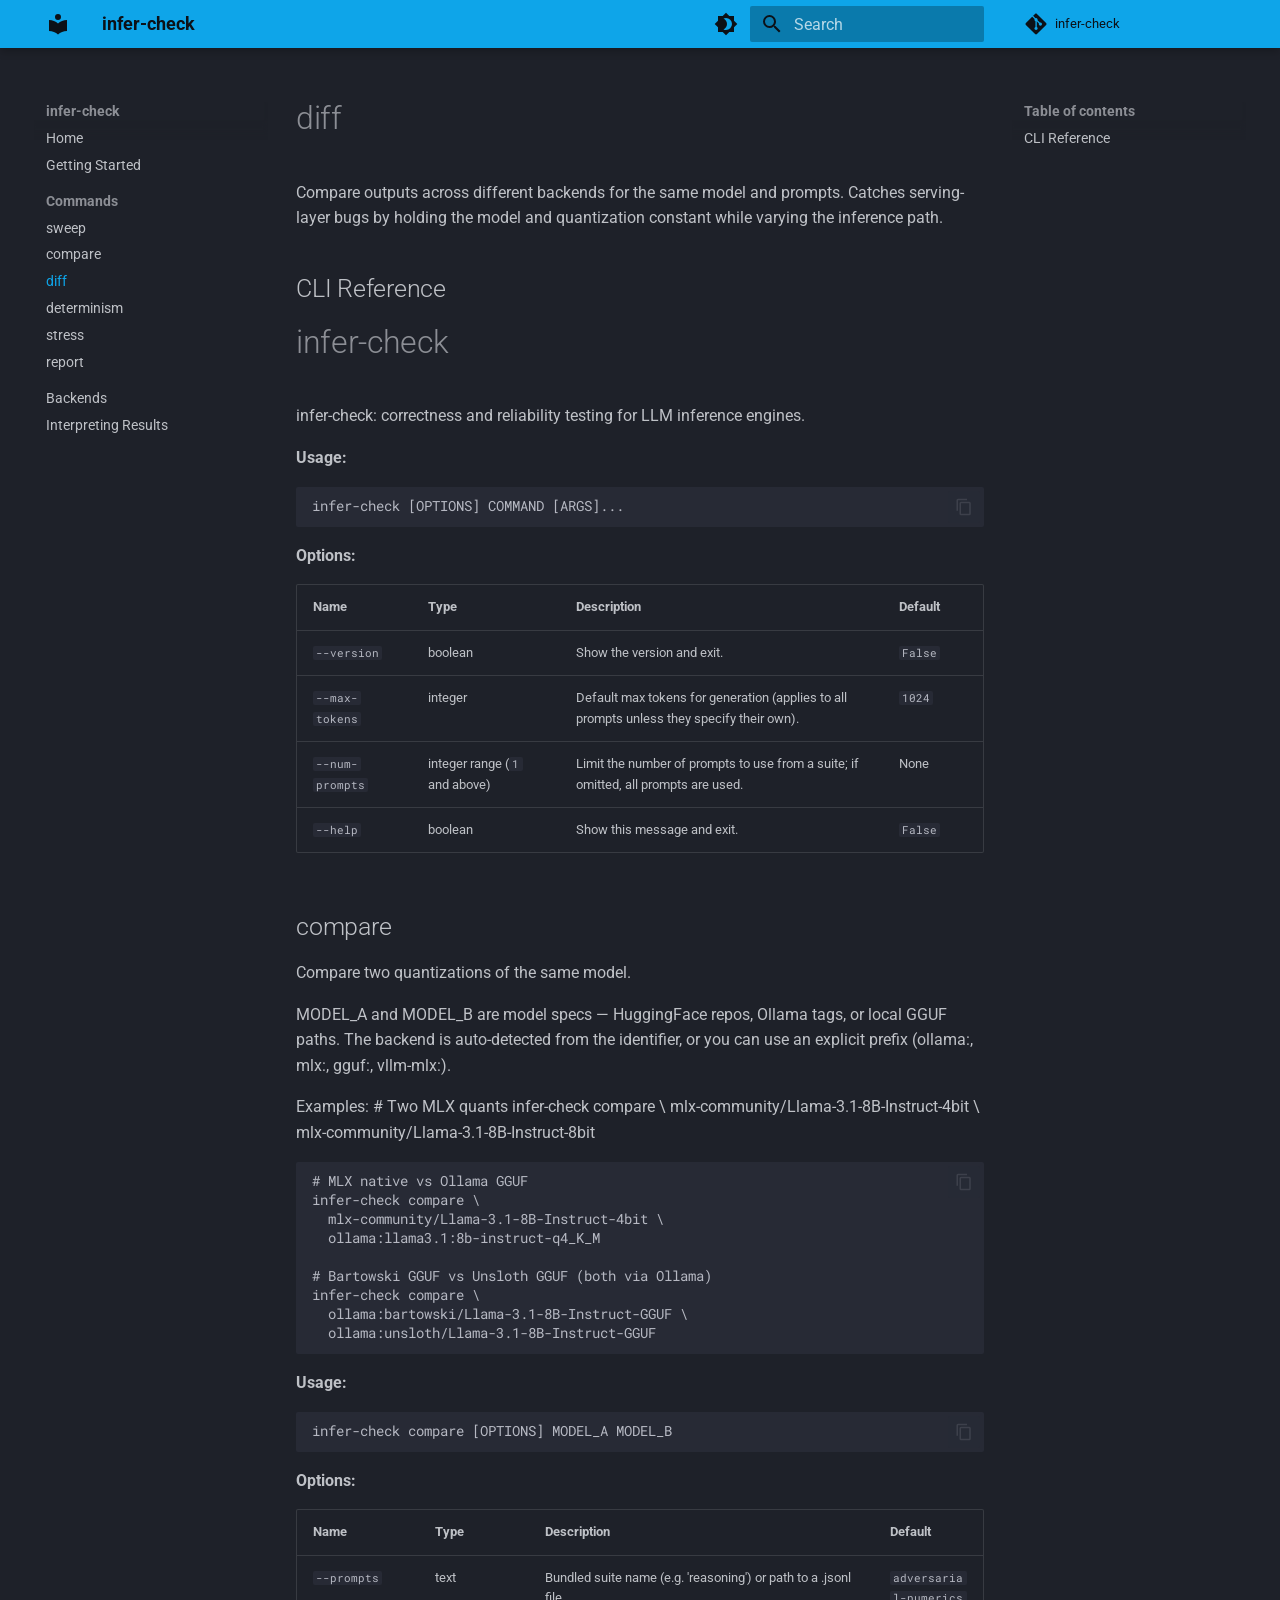
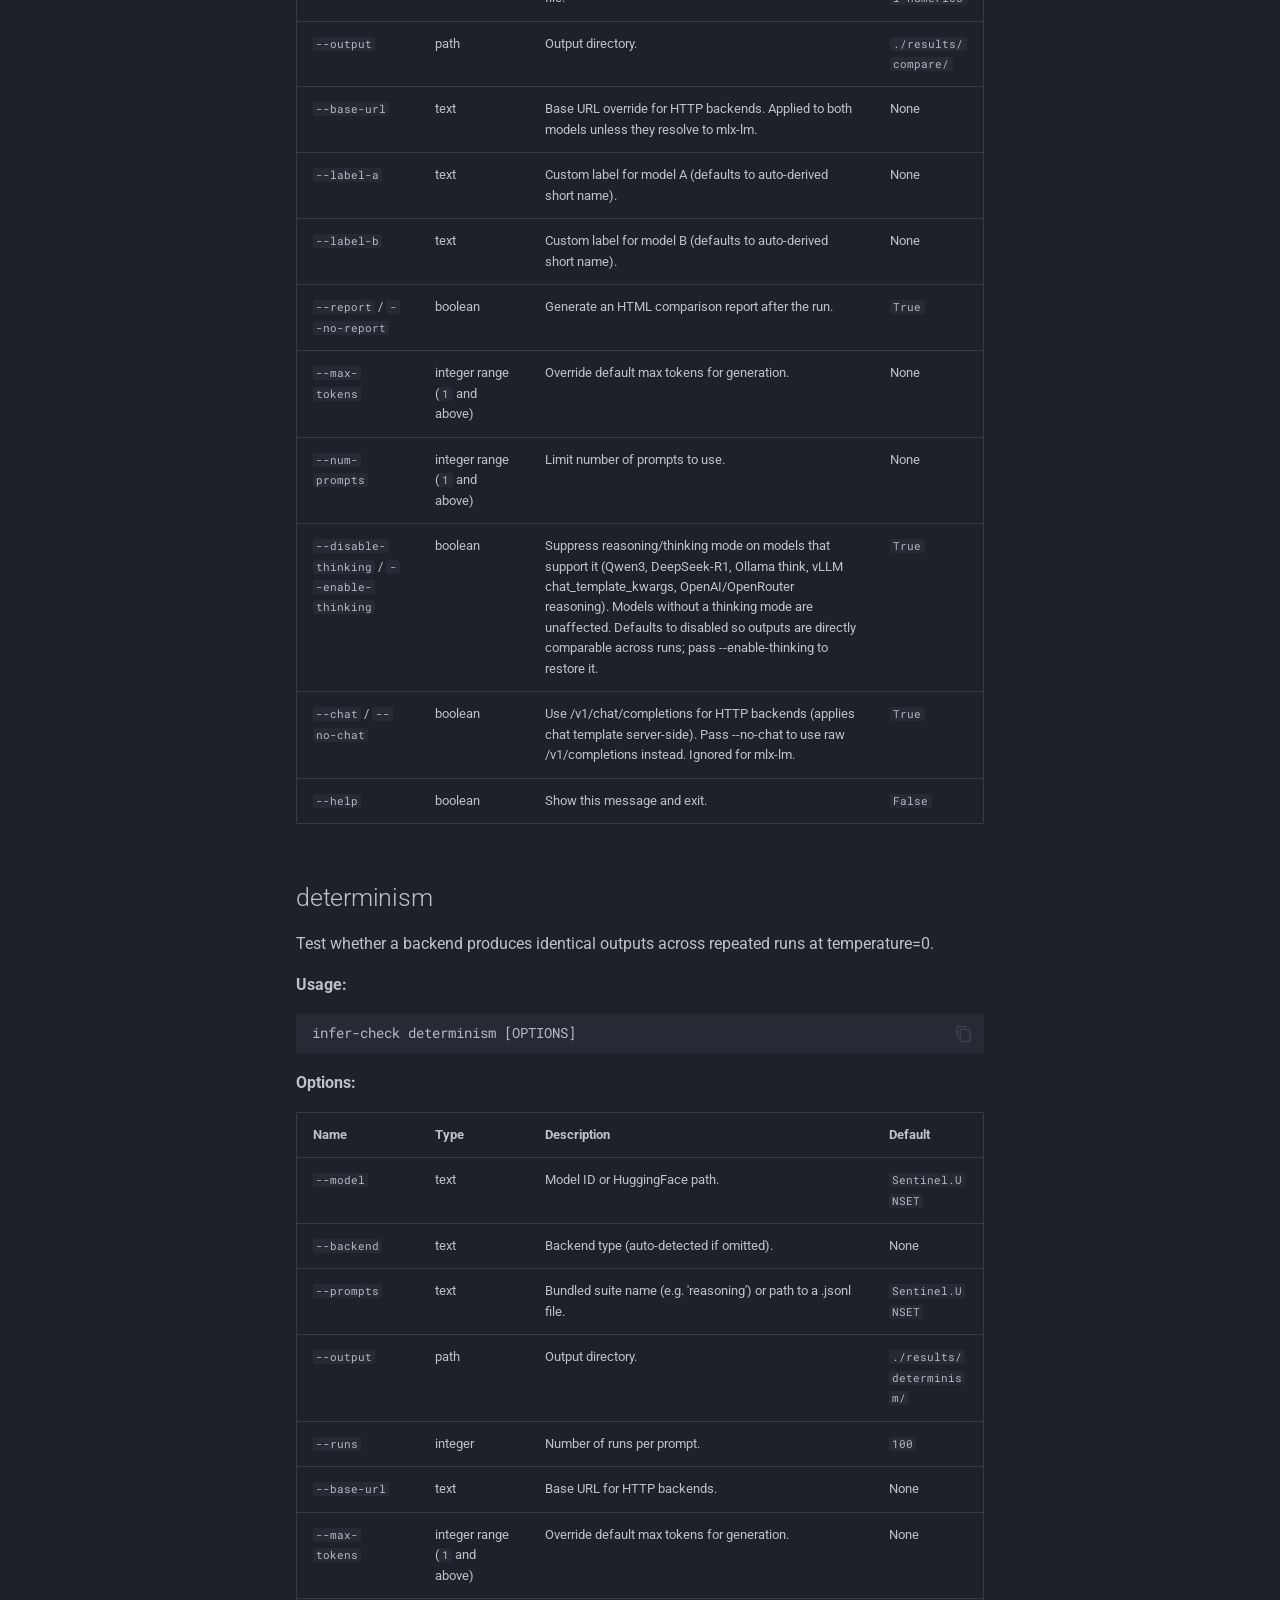
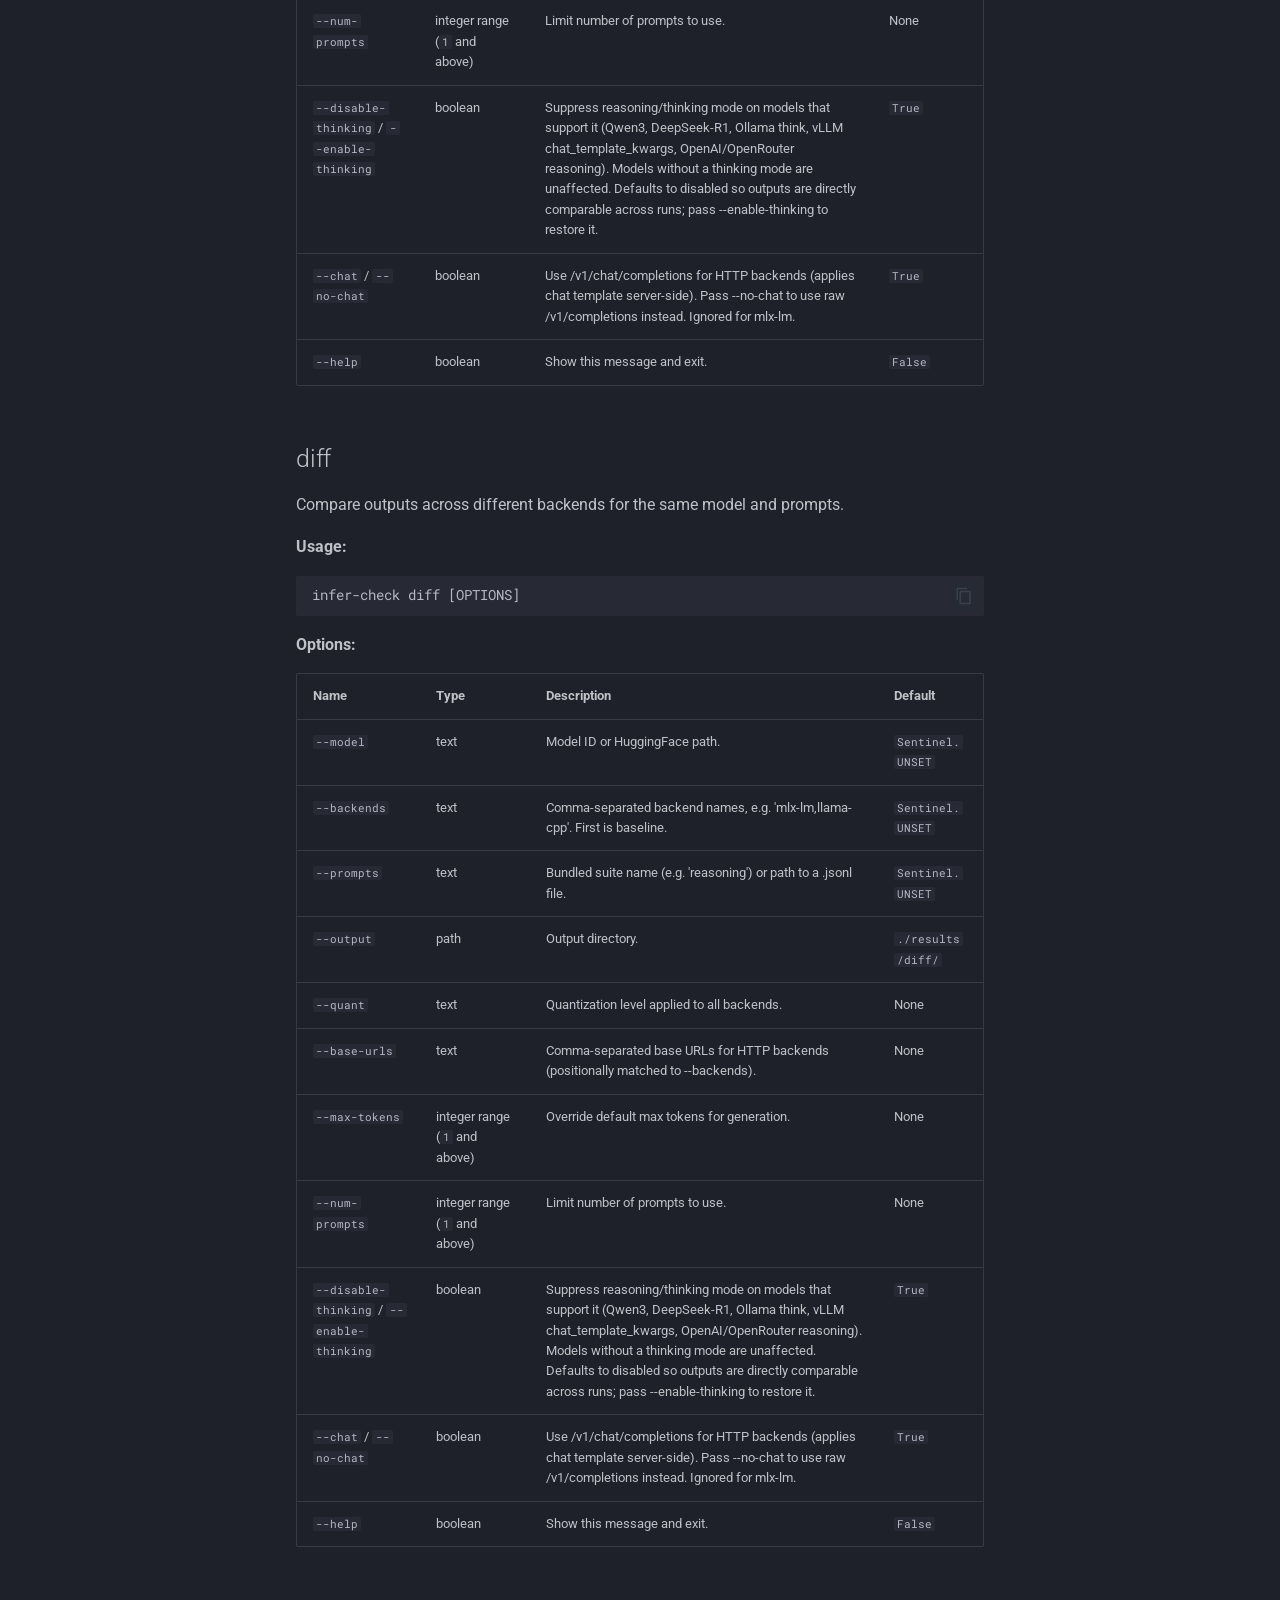
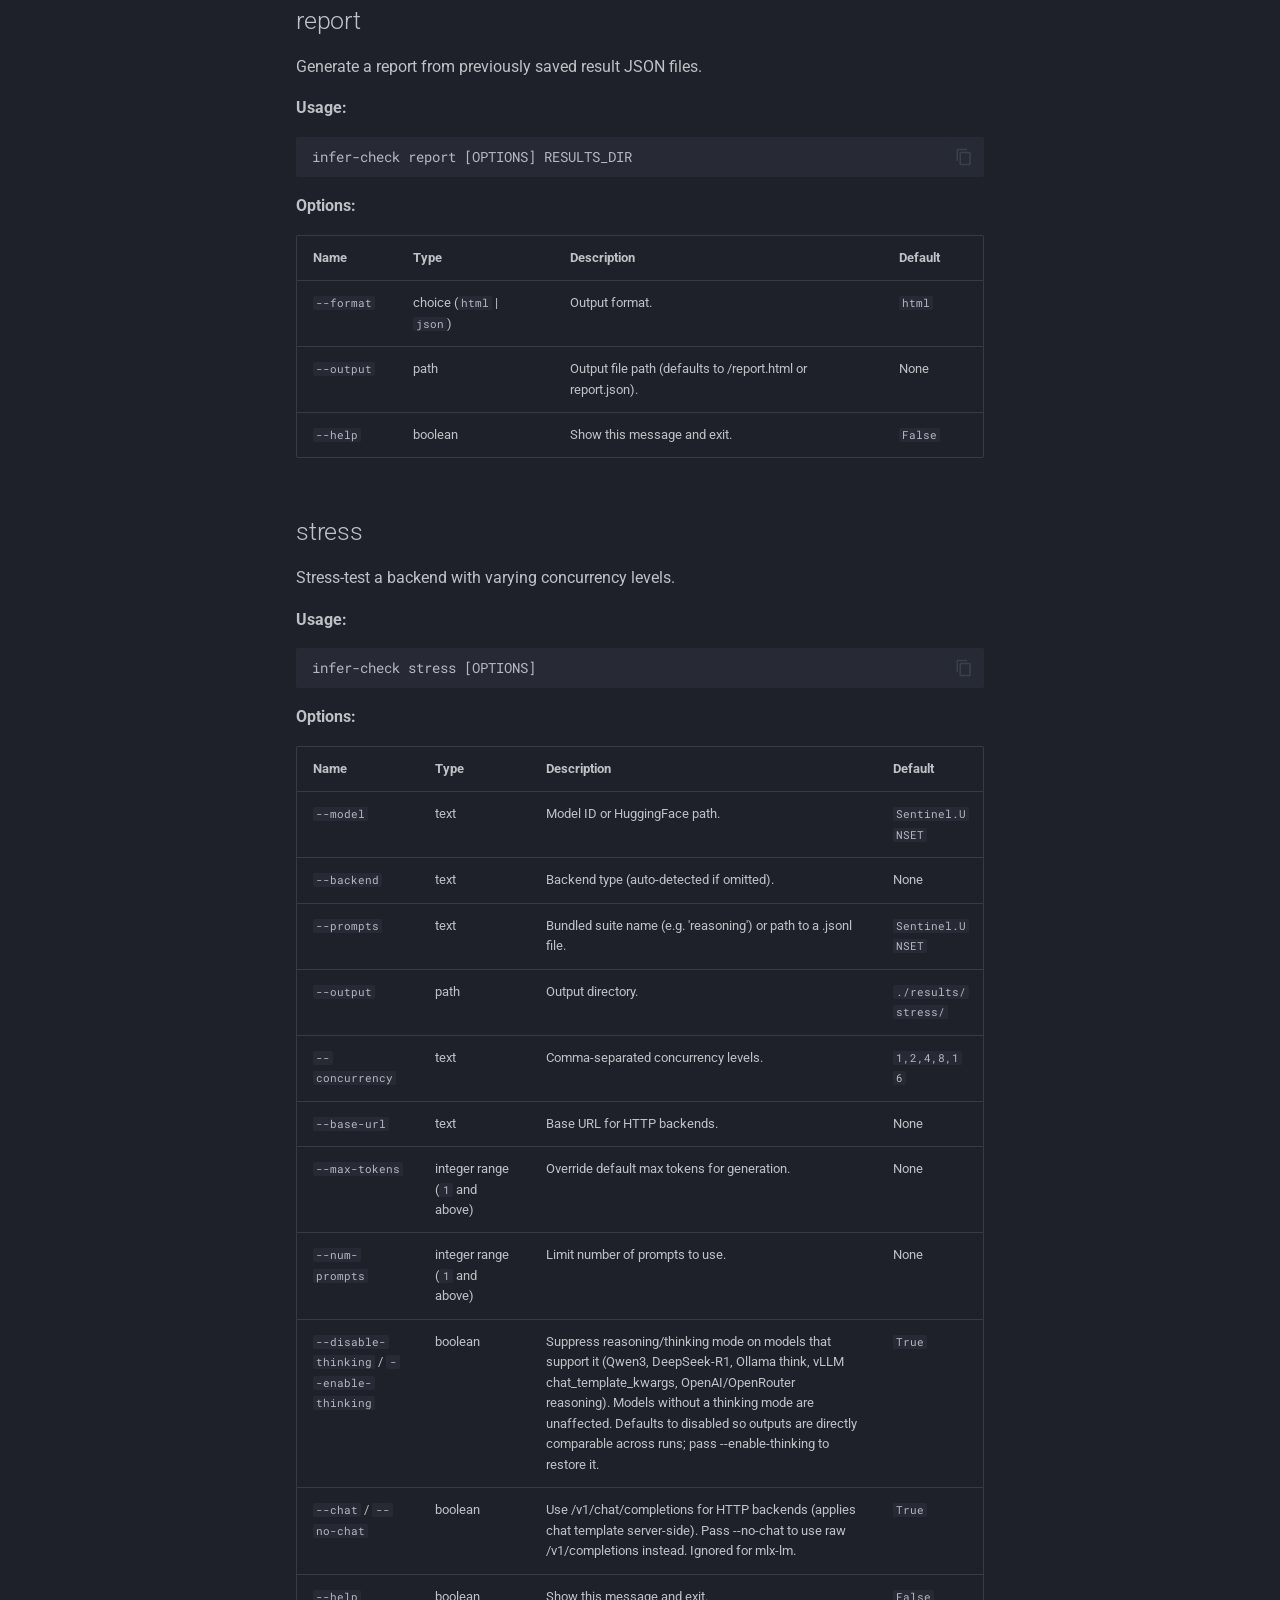
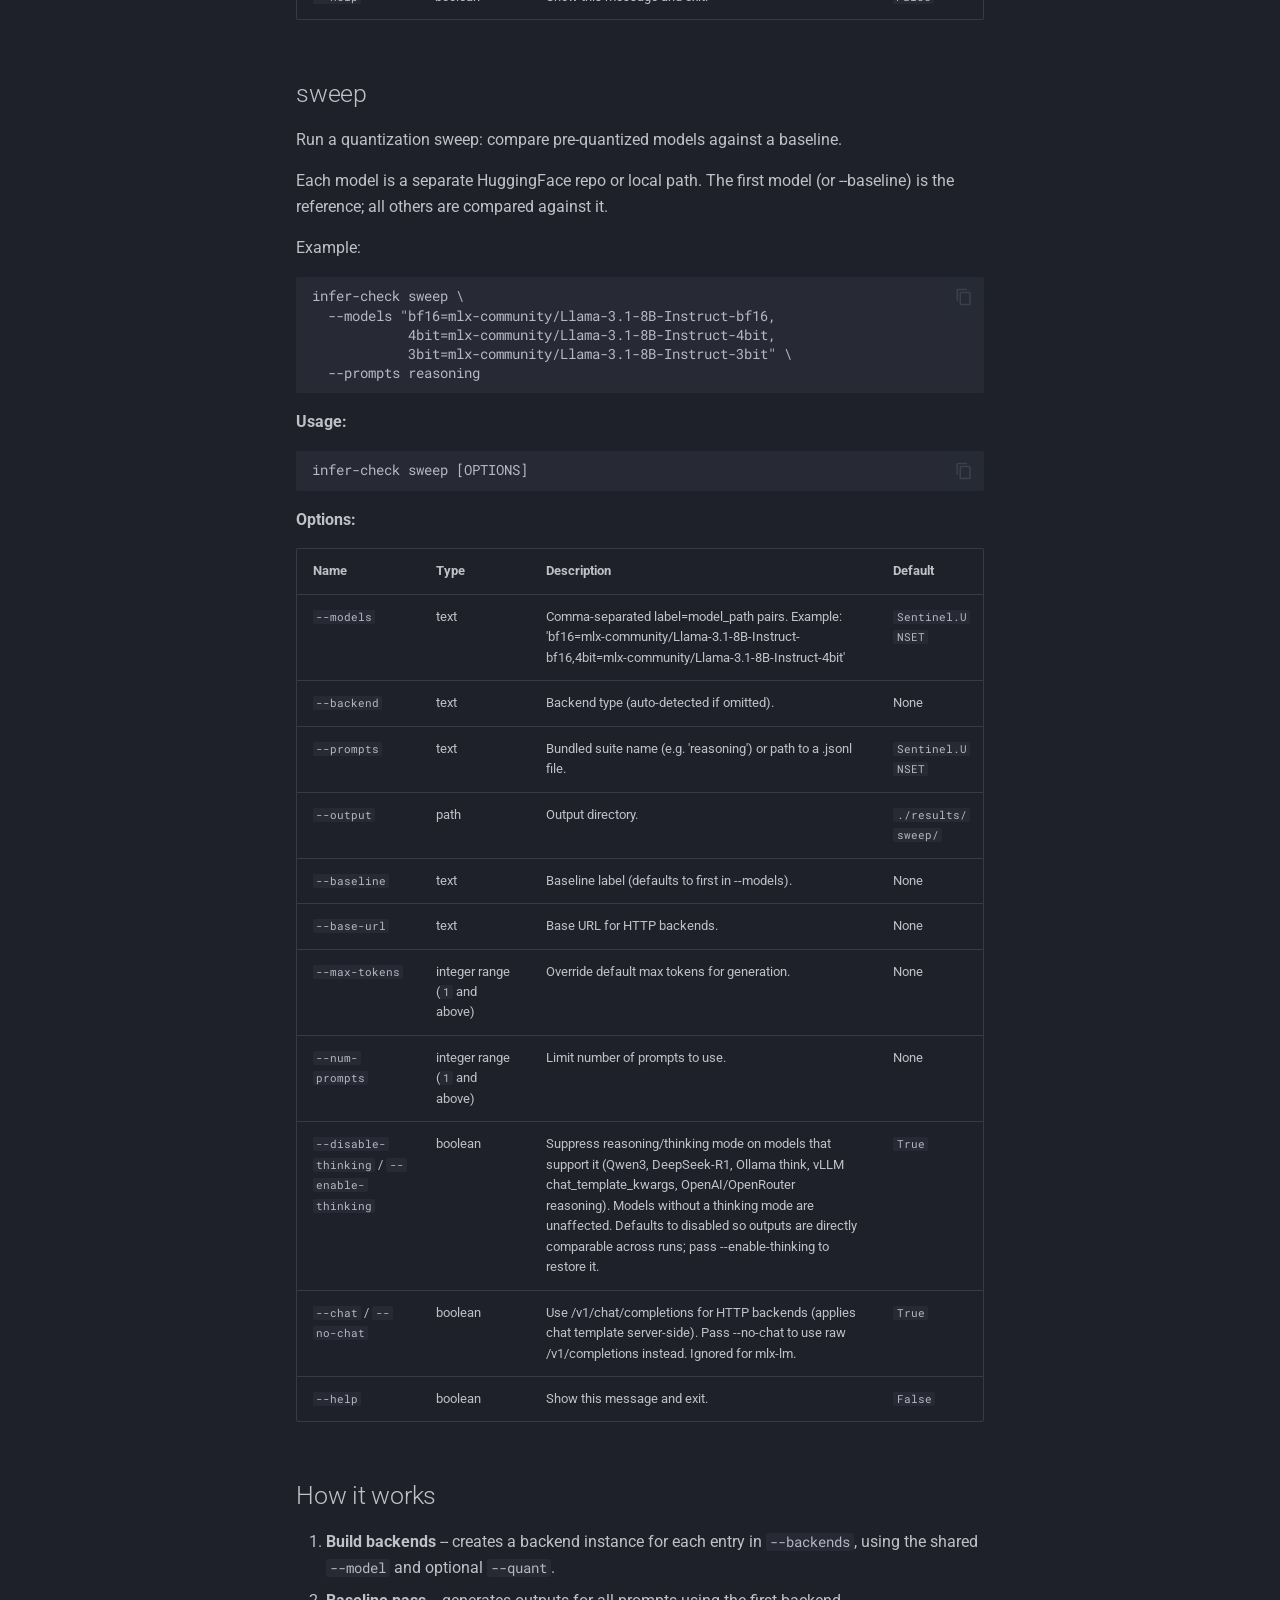
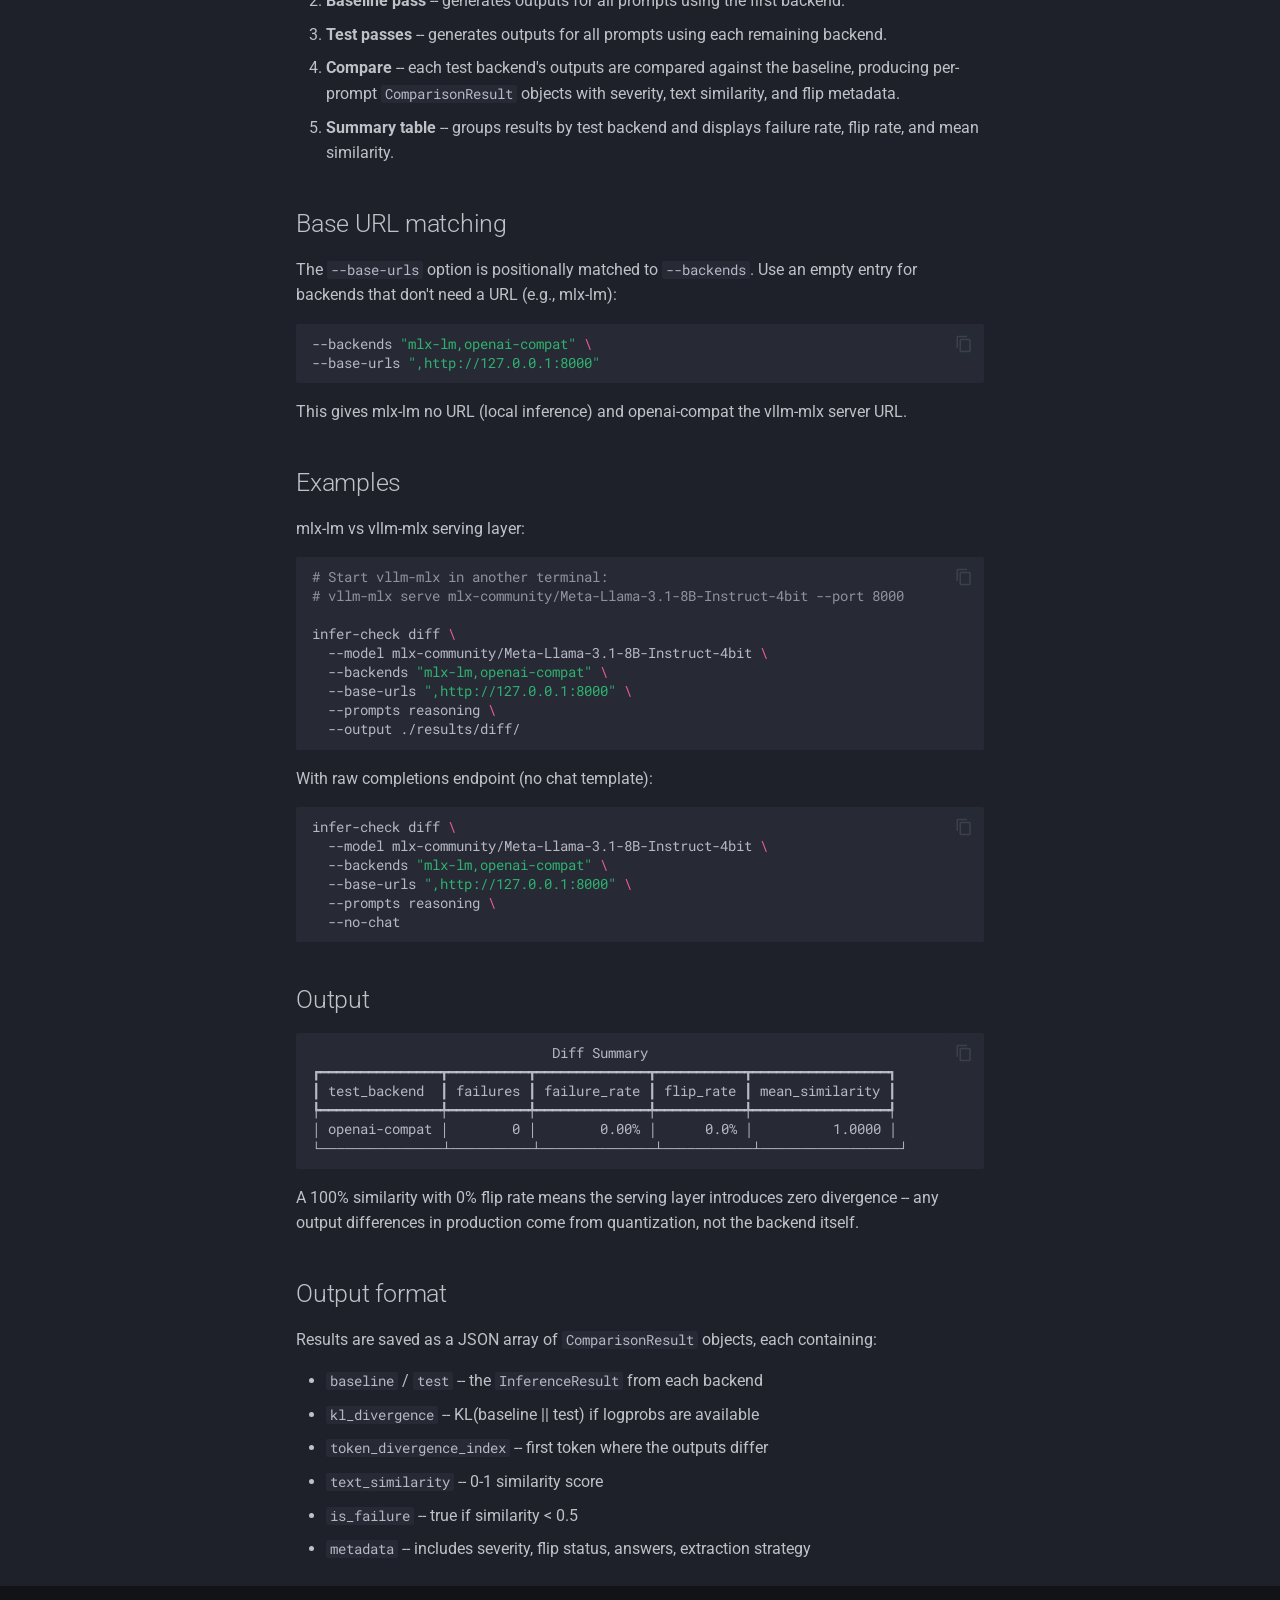
<file: commands/diff/index.html>
<!doctype html>
<html lang="en" class="no-js">
  <head>
    
      <meta charset="utf-8">
      <meta name="viewport" content="width=device-width,initial-scale=1">
      
        <meta name="description" content="Cross-backend differential testing for LLM inference correctness">
      
      
      
        <link rel="canonical" href="https://nullpointerdepressivedisorder.github.io/infer-check/commands/diff/">
      
      
        <link rel="prev" href="../compare/">
      
      
        <link rel="next" href="../determinism/">
      
      
        
      
      
      <link rel="icon" href="../../assets/images/favicon.png">
      <meta name="generator" content="mkdocs-1.6.1, mkdocs-material-9.7.6">
    
    
      
        <title>diff - infer-check</title>
      
    
    
      <link rel="stylesheet" href="../../assets/stylesheets/main.484c7ddc.min.css">
      
        
        <link rel="stylesheet" href="../../assets/stylesheets/palette.ab4e12ef.min.css">
      
      


    
    
      
    
    
      
        
        
        <link rel="preconnect" href="https://fonts.gstatic.com" crossorigin>
        <link rel="stylesheet" href="https://fonts.googleapis.com/css?family=Roboto:300,300i,400,400i,700,700i%7CRoboto+Mono:400,400i,700,700i&display=fallback">
        <style>:root{--md-text-font:"Roboto";--md-code-font:"Roboto Mono"}</style>
      
    
    
      <link rel="stylesheet" href="../../stylesheets/extra.css">
    
    <script>__md_scope=new URL("../..",location),__md_hash=e=>[...e].reduce(((e,_)=>(e<<5)-e+_.charCodeAt(0)),0),__md_get=(e,_=localStorage,t=__md_scope)=>JSON.parse(_.getItem(t.pathname+"."+e)),__md_set=(e,_,t=localStorage,a=__md_scope)=>{try{t.setItem(a.pathname+"."+e,JSON.stringify(_))}catch(e){}}</script>
    
      

    
    
  </head>
  
  
    
    
      
    
    
    
    
    <body dir="ltr" data-md-color-scheme="slate" data-md-color-primary="custom" data-md-color-accent="indigo">
  
    
    <input class="md-toggle" data-md-toggle="drawer" type="checkbox" id="__drawer" autocomplete="off">
    <input class="md-toggle" data-md-toggle="search" type="checkbox" id="__search" autocomplete="off">
    <label class="md-overlay" for="__drawer"></label>
    <div data-md-component="skip">
      
        
        <a href="#diff" class="md-skip">
          Skip to content
        </a>
      
    </div>
    <div data-md-component="announce">
      
    </div>
    
    
      

  

<header class="md-header md-header--shadow" data-md-component="header">
  <nav class="md-header__inner md-grid" aria-label="Header">
    <a href="../.." title="infer-check" class="md-header__button md-logo" aria-label="infer-check" data-md-component="logo">
      
  
  <svg xmlns="http://www.w3.org/2000/svg" viewBox="0 0 24 24"><path d="M12 8a3 3 0 0 0 3-3 3 3 0 0 0-3-3 3 3 0 0 0-3 3 3 3 0 0 0 3 3m0 3.54C9.64 9.35 6.5 8 3 8v11c3.5 0 6.64 1.35 9 3.54 2.36-2.19 5.5-3.54 9-3.54V8c-3.5 0-6.64 1.35-9 3.54"/></svg>

    </a>
    <label class="md-header__button md-icon" for="__drawer">
      
      <svg xmlns="http://www.w3.org/2000/svg" viewBox="0 0 24 24"><path d="M3 6h18v2H3zm0 5h18v2H3zm0 5h18v2H3z"/></svg>
    </label>
    <div class="md-header__title" data-md-component="header-title">
      <div class="md-header__ellipsis">
        <div class="md-header__topic">
          <span class="md-ellipsis">
            infer-check
          </span>
        </div>
        <div class="md-header__topic" data-md-component="header-topic">
          <span class="md-ellipsis">
            
              diff
            
          </span>
        </div>
      </div>
    </div>
    
      
        <form class="md-header__option" data-md-component="palette">
  
    
    
    
    <input class="md-option" data-md-color-media="" data-md-color-scheme="slate" data-md-color-primary="custom" data-md-color-accent="indigo"  aria-label="Switch to light mode"  type="radio" name="__palette" id="__palette_0">
    
      <label class="md-header__button md-icon" title="Switch to light mode" for="__palette_1" hidden>
        <svg xmlns="http://www.w3.org/2000/svg" viewBox="0 0 24 24"><path d="M12 18c-.89 0-1.74-.2-2.5-.55C11.56 16.5 13 14.42 13 12s-1.44-4.5-3.5-5.45C10.26 6.2 11.11 6 12 6a6 6 0 0 1 6 6 6 6 0 0 1-6 6m8-9.31V4h-4.69L12 .69 8.69 4H4v4.69L.69 12 4 15.31V20h4.69L12 23.31 15.31 20H20v-4.69L23.31 12z"/></svg>
      </label>
    
  
    
    
    
    <input class="md-option" data-md-color-media="" data-md-color-scheme="default" data-md-color-primary="custom" data-md-color-accent="indigo"  aria-label="Switch to dark mode"  type="radio" name="__palette" id="__palette_1">
    
      <label class="md-header__button md-icon" title="Switch to dark mode" for="__palette_0" hidden>
        <svg xmlns="http://www.w3.org/2000/svg" viewBox="0 0 24 24"><path d="M12 8a4 4 0 0 0-4 4 4 4 0 0 0 4 4 4 4 0 0 0 4-4 4 4 0 0 0-4-4m0 10a6 6 0 0 1-6-6 6 6 0 0 1 6-6 6 6 0 0 1 6 6 6 6 0 0 1-6 6m8-9.31V4h-4.69L12 .69 8.69 4H4v4.69L.69 12 4 15.31V20h4.69L12 23.31 15.31 20H20v-4.69L23.31 12z"/></svg>
      </label>
    
  
</form>
      
    
    
      <script>var palette=__md_get("__palette");if(palette&&palette.color){if("(prefers-color-scheme)"===palette.color.media){var media=matchMedia("(prefers-color-scheme: light)"),input=document.querySelector(media.matches?"[data-md-color-media='(prefers-color-scheme: light)']":"[data-md-color-media='(prefers-color-scheme: dark)']");palette.color.media=input.getAttribute("data-md-color-media"),palette.color.scheme=input.getAttribute("data-md-color-scheme"),palette.color.primary=input.getAttribute("data-md-color-primary"),palette.color.accent=input.getAttribute("data-md-color-accent")}for(var[key,value]of Object.entries(palette.color))document.body.setAttribute("data-md-color-"+key,value)}</script>
    
    
    
      
      
        <label class="md-header__button md-icon" for="__search">
          
          <svg xmlns="http://www.w3.org/2000/svg" viewBox="0 0 24 24"><path d="M9.5 3A6.5 6.5 0 0 1 16 9.5c0 1.61-.59 3.09-1.56 4.23l.27.27h.79l5 5-1.5 1.5-5-5v-.79l-.27-.27A6.52 6.52 0 0 1 9.5 16 6.5 6.5 0 0 1 3 9.5 6.5 6.5 0 0 1 9.5 3m0 2C7 5 5 7 5 9.5S7 14 9.5 14 14 12 14 9.5 12 5 9.5 5"/></svg>
        </label>
        <div class="md-search" data-md-component="search" role="dialog">
  <label class="md-search__overlay" for="__search"></label>
  <div class="md-search__inner" role="search">
    <form class="md-search__form" name="search">
      <input type="text" class="md-search__input" name="query" aria-label="Search" placeholder="Search" autocapitalize="off" autocorrect="off" autocomplete="off" spellcheck="false" data-md-component="search-query" required>
      <label class="md-search__icon md-icon" for="__search">
        
        <svg xmlns="http://www.w3.org/2000/svg" viewBox="0 0 24 24"><path d="M9.5 3A6.5 6.5 0 0 1 16 9.5c0 1.61-.59 3.09-1.56 4.23l.27.27h.79l5 5-1.5 1.5-5-5v-.79l-.27-.27A6.52 6.52 0 0 1 9.5 16 6.5 6.5 0 0 1 3 9.5 6.5 6.5 0 0 1 9.5 3m0 2C7 5 5 7 5 9.5S7 14 9.5 14 14 12 14 9.5 12 5 9.5 5"/></svg>
        
        <svg xmlns="http://www.w3.org/2000/svg" viewBox="0 0 24 24"><path d="M20 11v2H8l5.5 5.5-1.42 1.42L4.16 12l7.92-7.92L13.5 5.5 8 11z"/></svg>
      </label>
      <nav class="md-search__options" aria-label="Search">
        
        <button type="reset" class="md-search__icon md-icon" title="Clear" aria-label="Clear" tabindex="-1">
          
          <svg xmlns="http://www.w3.org/2000/svg" viewBox="0 0 24 24"><path d="M19 6.41 17.59 5 12 10.59 6.41 5 5 6.41 10.59 12 5 17.59 6.41 19 12 13.41 17.59 19 19 17.59 13.41 12z"/></svg>
        </button>
      </nav>
      
    </form>
    <div class="md-search__output">
      <div class="md-search__scrollwrap" tabindex="0" data-md-scrollfix>
        <div class="md-search-result" data-md-component="search-result">
          <div class="md-search-result__meta">
            Initializing search
          </div>
          <ol class="md-search-result__list" role="presentation"></ol>
        </div>
      </div>
    </div>
  </div>
</div>
      
    
    
      <div class="md-header__source">
        <a href="https://github.com/NullPointerDepressiveDisorder/infer-check" title="Go to repository" class="md-source" data-md-component="source">
  <div class="md-source__icon md-icon">
    
    <svg xmlns="http://www.w3.org/2000/svg" viewBox="0 0 448 512"><!--! Font Awesome Free 7.1.0 by @fontawesome - https://fontawesome.com License - https://fontawesome.com/license/free (Icons: CC BY 4.0, Fonts: SIL OFL 1.1, Code: MIT License) Copyright 2025 Fonticons, Inc.--><path d="M439.6 236.1 244 40.5c-5.4-5.5-12.8-8.5-20.4-8.5s-15 3-20.4 8.4L162.5 81l51.5 51.5c27.1-9.1 52.7 16.8 43.4 43.7l49.7 49.7c34.2-11.8 61.2 31 35.5 56.7-26.5 26.5-70.2-2.9-56-37.3L240.3 199v121.9c25.3 12.5 22.3 41.8 9.1 55-6.4 6.4-15.2 10.1-24.3 10.1s-17.8-3.6-24.3-10.1c-17.6-17.6-11.1-46.9 11.2-56v-123c-20.8-8.5-24.6-30.7-18.6-45L142.6 101 8.5 235.1C3 240.6 0 247.9 0 255.5s3 15 8.5 20.4l195.6 195.7c5.4 5.4 12.7 8.4 20.4 8.4s15-3 20.4-8.4l194.7-194.7c5.4-5.4 8.4-12.8 8.4-20.4s-3-15-8.4-20.4"/></svg>
  </div>
  <div class="md-source__repository">
    infer-check
  </div>
</a>
      </div>
    
  </nav>
  
</header>
    
    <div class="md-container" data-md-component="container">
      
      
        
          
        
      
      <main class="md-main" data-md-component="main">
        <div class="md-main__inner md-grid">
          
            
              
              <div class="md-sidebar md-sidebar--primary" data-md-component="sidebar" data-md-type="navigation" >
                <div class="md-sidebar__scrollwrap">
                  <div class="md-sidebar__inner">
                    



<nav class="md-nav md-nav--primary" aria-label="Navigation" data-md-level="0">
  <label class="md-nav__title" for="__drawer">
    <a href="../.." title="infer-check" class="md-nav__button md-logo" aria-label="infer-check" data-md-component="logo">
      
  
  <svg xmlns="http://www.w3.org/2000/svg" viewBox="0 0 24 24"><path d="M12 8a3 3 0 0 0 3-3 3 3 0 0 0-3-3 3 3 0 0 0-3 3 3 3 0 0 0 3 3m0 3.54C9.64 9.35 6.5 8 3 8v11c3.5 0 6.64 1.35 9 3.54 2.36-2.19 5.5-3.54 9-3.54V8c-3.5 0-6.64 1.35-9 3.54"/></svg>

    </a>
    infer-check
  </label>
  
    <div class="md-nav__source">
      <a href="https://github.com/NullPointerDepressiveDisorder/infer-check" title="Go to repository" class="md-source" data-md-component="source">
  <div class="md-source__icon md-icon">
    
    <svg xmlns="http://www.w3.org/2000/svg" viewBox="0 0 448 512"><!--! Font Awesome Free 7.1.0 by @fontawesome - https://fontawesome.com License - https://fontawesome.com/license/free (Icons: CC BY 4.0, Fonts: SIL OFL 1.1, Code: MIT License) Copyright 2025 Fonticons, Inc.--><path d="M439.6 236.1 244 40.5c-5.4-5.5-12.8-8.5-20.4-8.5s-15 3-20.4 8.4L162.5 81l51.5 51.5c27.1-9.1 52.7 16.8 43.4 43.7l49.7 49.7c34.2-11.8 61.2 31 35.5 56.7-26.5 26.5-70.2-2.9-56-37.3L240.3 199v121.9c25.3 12.5 22.3 41.8 9.1 55-6.4 6.4-15.2 10.1-24.3 10.1s-17.8-3.6-24.3-10.1c-17.6-17.6-11.1-46.9 11.2-56v-123c-20.8-8.5-24.6-30.7-18.6-45L142.6 101 8.5 235.1C3 240.6 0 247.9 0 255.5s3 15 8.5 20.4l195.6 195.7c5.4 5.4 12.7 8.4 20.4 8.4s15-3 20.4-8.4l194.7-194.7c5.4-5.4 8.4-12.8 8.4-20.4s-3-15-8.4-20.4"/></svg>
  </div>
  <div class="md-source__repository">
    infer-check
  </div>
</a>
    </div>
  
  <ul class="md-nav__list" data-md-scrollfix>
    
      
      
  
  
  
  
    <li class="md-nav__item">
      <a href="../.." class="md-nav__link">
        
  
  
  <span class="md-ellipsis">
    
  
    Home
  

    
  </span>
  
  

      </a>
    </li>
  

    
      
      
  
  
  
  
    <li class="md-nav__item">
      <a href="../../getting-started/" class="md-nav__link">
        
  
  
  <span class="md-ellipsis">
    
  
    Getting Started
  

    
  </span>
  
  

      </a>
    </li>
  

    
      
      
  
  
    
  
  
  
    
    
    
    
      
        
        
      
    
    
    <li class="md-nav__item md-nav__item--active md-nav__item--section md-nav__item--nested">
      
        
        
        <input class="md-nav__toggle md-toggle " type="checkbox" id="__nav_3" checked>
        
          
          <label class="md-nav__link" for="__nav_3" id="__nav_3_label" tabindex="">
            
  
  
  <span class="md-ellipsis">
    
  
    Commands
  

    
  </span>
  
  

            <span class="md-nav__icon md-icon"></span>
          </label>
        
        <nav class="md-nav" data-md-level="1" aria-labelledby="__nav_3_label" aria-expanded="true">
          <label class="md-nav__title" for="__nav_3">
            <span class="md-nav__icon md-icon"></span>
            
  
    Commands
  

          </label>
          <ul class="md-nav__list" data-md-scrollfix>
            
              
                
  
  
  
  
    <li class="md-nav__item">
      <a href="../sweep/" class="md-nav__link">
        
  
  
  <span class="md-ellipsis">
    
  
    sweep
  

    
  </span>
  
  

      </a>
    </li>
  

              
            
              
                
  
  
  
  
    <li class="md-nav__item">
      <a href="../compare/" class="md-nav__link">
        
  
  
  <span class="md-ellipsis">
    
  
    compare
  

    
  </span>
  
  

      </a>
    </li>
  

              
            
              
                
  
  
    
  
  
  
    <li class="md-nav__item md-nav__item--active">
      
      <input class="md-nav__toggle md-toggle" type="checkbox" id="__toc">
      
      
        
      
      
        <label class="md-nav__link md-nav__link--active" for="__toc">
          
  
  
  <span class="md-ellipsis">
    
  
    diff
  

    
  </span>
  
  

          <span class="md-nav__icon md-icon"></span>
        </label>
      
      <a href="./" class="md-nav__link md-nav__link--active">
        
  
  
  <span class="md-ellipsis">
    
  
    diff
  

    
  </span>
  
  

      </a>
      
        

<nav class="md-nav md-nav--secondary" aria-label="Table of contents">
  
  
  
    
  
  
    <label class="md-nav__title" for="__toc">
      <span class="md-nav__icon md-icon"></span>
      Table of contents
    </label>
    <ul class="md-nav__list" data-md-component="toc" data-md-scrollfix>
      
        <li class="md-nav__item">
  <a href="#cli-reference" class="md-nav__link">
    <span class="md-ellipsis">
      
        CLI Reference
      
    </span>
  </a>
  
</li>
      
    </ul>
  
</nav>
      
    </li>
  

              
            
              
                
  
  
  
  
    <li class="md-nav__item">
      <a href="../determinism/" class="md-nav__link">
        
  
  
  <span class="md-ellipsis">
    
  
    determinism
  

    
  </span>
  
  

      </a>
    </li>
  

              
            
              
                
  
  
  
  
    <li class="md-nav__item">
      <a href="../stress/" class="md-nav__link">
        
  
  
  <span class="md-ellipsis">
    
  
    stress
  

    
  </span>
  
  

      </a>
    </li>
  

              
            
              
                
  
  
  
  
    <li class="md-nav__item">
      <a href="../report/" class="md-nav__link">
        
  
  
  <span class="md-ellipsis">
    
  
    report
  

    
  </span>
  
  

      </a>
    </li>
  

              
            
          </ul>
        </nav>
      
    </li>
  

    
      
      
  
  
  
  
    <li class="md-nav__item">
      <a href="../../backends/" class="md-nav__link">
        
  
  
  <span class="md-ellipsis">
    
  
    Backends
  

    
  </span>
  
  

      </a>
    </li>
  

    
      
      
  
  
  
  
    <li class="md-nav__item">
      <a href="../../interpreting-results/" class="md-nav__link">
        
  
  
  <span class="md-ellipsis">
    
  
    Interpreting Results
  

    
  </span>
  
  

      </a>
    </li>
  

    
  </ul>
</nav>
                  </div>
                </div>
              </div>
            
            
              
              <div class="md-sidebar md-sidebar--secondary" data-md-component="sidebar" data-md-type="toc" >
                <div class="md-sidebar__scrollwrap">
                  <div class="md-sidebar__inner">
                    

<nav class="md-nav md-nav--secondary" aria-label="Table of contents">
  
  
  
    
  
  
    <label class="md-nav__title" for="__toc">
      <span class="md-nav__icon md-icon"></span>
      Table of contents
    </label>
    <ul class="md-nav__list" data-md-component="toc" data-md-scrollfix>
      
        <li class="md-nav__item">
  <a href="#cli-reference" class="md-nav__link">
    <span class="md-ellipsis">
      
        CLI Reference
      
    </span>
  </a>
  
</li>
      
    </ul>
  
</nav>
                  </div>
                </div>
              </div>
            
          
          
            <div class="md-content" data-md-component="content">
              
              <article class="md-content__inner md-typeset">
                
                  


  
  


<h1 id="diff">diff</h1>
<p>Compare outputs across different backends for the same model and prompts. Catches serving-layer bugs by holding the model and quantization constant while varying the inference path.</p>
<h2 id="cli-reference">CLI Reference</h2>
<h1 id="infer-check">infer-check</h1>
<p>infer-check: correctness and reliability testing for LLM inference engines.</p>
<p><strong>Usage:</strong></p>
<div class="highlight"><pre><span></span><code><a id="__codelineno-0-1" name="__codelineno-0-1" href="#__codelineno-0-1"></a>infer-check [OPTIONS] COMMAND [ARGS]...
</code></pre></div>
<p><strong>Options:</strong></p>
<table>
<thead>
<tr>
<th>Name</th>
<th>Type</th>
<th>Description</th>
<th>Default</th>
</tr>
</thead>
<tbody>
<tr>
<td><code>--version</code></td>
<td>boolean</td>
<td>Show the version and exit.</td>
<td><code>False</code></td>
</tr>
<tr>
<td><code>--max-tokens</code></td>
<td>integer</td>
<td>Default max tokens for generation (applies to all prompts unless they specify their own).</td>
<td><code>1024</code></td>
</tr>
<tr>
<td><code>--num-prompts</code></td>
<td>integer range (<code>1</code> and above)</td>
<td>Limit the number of prompts to use from a suite; if omitted, all prompts are used.</td>
<td>None</td>
</tr>
<tr>
<td><code>--help</code></td>
<td>boolean</td>
<td>Show this message and exit.</td>
<td><code>False</code></td>
</tr>
</tbody>
</table>
<h2 id="compare">compare</h2>
<p>Compare two quantizations of the same model.</p>
<p>MODEL_A and MODEL_B are model specs — HuggingFace repos, Ollama tags,
or local GGUF paths.  The backend is auto-detected from the identifier,
or you can use an explicit prefix (ollama:, mlx:, gguf:, vllm-mlx:).</p>
<p>Examples:
    # Two MLX quants
    infer-check compare \
      mlx-community/Llama-3.1-8B-Instruct-4bit \
      mlx-community/Llama-3.1-8B-Instruct-8bit</p>
<div class="highlight"><pre><span></span><code># MLX native vs Ollama GGUF
infer-check compare \
  mlx-community/Llama-3.1-8B-Instruct-4bit \
  ollama:llama3.1:8b-instruct-q4_K_M

# Bartowski GGUF vs Unsloth GGUF (both via Ollama)
infer-check compare \
  ollama:bartowski/Llama-3.1-8B-Instruct-GGUF \
  ollama:unsloth/Llama-3.1-8B-Instruct-GGUF
</code></pre></div>
<p><strong>Usage:</strong></p>
<div class="highlight"><pre><span></span><code><a id="__codelineno-1-1" name="__codelineno-1-1" href="#__codelineno-1-1"></a>infer-check compare [OPTIONS] MODEL_A MODEL_B
</code></pre></div>
<p><strong>Options:</strong></p>
<table>
<thead>
<tr>
<th>Name</th>
<th>Type</th>
<th>Description</th>
<th>Default</th>
</tr>
</thead>
<tbody>
<tr>
<td><code>--prompts</code></td>
<td>text</td>
<td>Bundled suite name (e.g. 'reasoning') or path to a .jsonl file.</td>
<td><code>adversarial-numerics</code></td>
</tr>
<tr>
<td><code>--output</code></td>
<td>path</td>
<td>Output directory.</td>
<td><code>./results/compare/</code></td>
</tr>
<tr>
<td><code>--base-url</code></td>
<td>text</td>
<td>Base URL override for HTTP backends. Applied to both models unless they resolve to mlx-lm.</td>
<td>None</td>
</tr>
<tr>
<td><code>--label-a</code></td>
<td>text</td>
<td>Custom label for model A (defaults to auto-derived short name).</td>
<td>None</td>
</tr>
<tr>
<td><code>--label-b</code></td>
<td>text</td>
<td>Custom label for model B (defaults to auto-derived short name).</td>
<td>None</td>
</tr>
<tr>
<td><code>--report</code> / <code>--no-report</code></td>
<td>boolean</td>
<td>Generate an HTML comparison report after the run.</td>
<td><code>True</code></td>
</tr>
<tr>
<td><code>--max-tokens</code></td>
<td>integer range (<code>1</code> and above)</td>
<td>Override default max tokens for generation.</td>
<td>None</td>
</tr>
<tr>
<td><code>--num-prompts</code></td>
<td>integer range (<code>1</code> and above)</td>
<td>Limit number of prompts to use.</td>
<td>None</td>
</tr>
<tr>
<td><code>--disable-thinking</code> / <code>--enable-thinking</code></td>
<td>boolean</td>
<td>Suppress reasoning/thinking mode on models that support it (Qwen3, DeepSeek-R1, Ollama think, vLLM chat_template_kwargs, OpenAI/OpenRouter reasoning). Models without a thinking mode are unaffected. Defaults to disabled so outputs are directly comparable across runs; pass --enable-thinking to restore it.</td>
<td><code>True</code></td>
</tr>
<tr>
<td><code>--chat</code> / <code>--no-chat</code></td>
<td>boolean</td>
<td>Use /v1/chat/completions for HTTP backends (applies chat template server-side). Pass --no-chat to use raw /v1/completions instead. Ignored for mlx-lm.</td>
<td><code>True</code></td>
</tr>
<tr>
<td><code>--help</code></td>
<td>boolean</td>
<td>Show this message and exit.</td>
<td><code>False</code></td>
</tr>
</tbody>
</table>
<h2 id="determinism">determinism</h2>
<p>Test whether a backend produces identical outputs across repeated runs at temperature=0.</p>
<p><strong>Usage:</strong></p>
<div class="highlight"><pre><span></span><code><a id="__codelineno-2-1" name="__codelineno-2-1" href="#__codelineno-2-1"></a>infer-check determinism [OPTIONS]
</code></pre></div>
<p><strong>Options:</strong></p>
<table>
<thead>
<tr>
<th>Name</th>
<th>Type</th>
<th>Description</th>
<th>Default</th>
</tr>
</thead>
<tbody>
<tr>
<td><code>--model</code></td>
<td>text</td>
<td>Model ID or HuggingFace path.</td>
<td><code>Sentinel.UNSET</code></td>
</tr>
<tr>
<td><code>--backend</code></td>
<td>text</td>
<td>Backend type (auto-detected if omitted).</td>
<td>None</td>
</tr>
<tr>
<td><code>--prompts</code></td>
<td>text</td>
<td>Bundled suite name (e.g. 'reasoning') or path to a .jsonl file.</td>
<td><code>Sentinel.UNSET</code></td>
</tr>
<tr>
<td><code>--output</code></td>
<td>path</td>
<td>Output directory.</td>
<td><code>./results/determinism/</code></td>
</tr>
<tr>
<td><code>--runs</code></td>
<td>integer</td>
<td>Number of runs per prompt.</td>
<td><code>100</code></td>
</tr>
<tr>
<td><code>--base-url</code></td>
<td>text</td>
<td>Base URL for HTTP backends.</td>
<td>None</td>
</tr>
<tr>
<td><code>--max-tokens</code></td>
<td>integer range (<code>1</code> and above)</td>
<td>Override default max tokens for generation.</td>
<td>None</td>
</tr>
<tr>
<td><code>--num-prompts</code></td>
<td>integer range (<code>1</code> and above)</td>
<td>Limit number of prompts to use.</td>
<td>None</td>
</tr>
<tr>
<td><code>--disable-thinking</code> / <code>--enable-thinking</code></td>
<td>boolean</td>
<td>Suppress reasoning/thinking mode on models that support it (Qwen3, DeepSeek-R1, Ollama think, vLLM chat_template_kwargs, OpenAI/OpenRouter reasoning). Models without a thinking mode are unaffected. Defaults to disabled so outputs are directly comparable across runs; pass --enable-thinking to restore it.</td>
<td><code>True</code></td>
</tr>
<tr>
<td><code>--chat</code> / <code>--no-chat</code></td>
<td>boolean</td>
<td>Use /v1/chat/completions for HTTP backends (applies chat template server-side). Pass --no-chat to use raw /v1/completions instead. Ignored for mlx-lm.</td>
<td><code>True</code></td>
</tr>
<tr>
<td><code>--help</code></td>
<td>boolean</td>
<td>Show this message and exit.</td>
<td><code>False</code></td>
</tr>
</tbody>
</table>
<h2 id="diff_1">diff</h2>
<p>Compare outputs across different backends for the same model and prompts.</p>
<p><strong>Usage:</strong></p>
<div class="highlight"><pre><span></span><code><a id="__codelineno-3-1" name="__codelineno-3-1" href="#__codelineno-3-1"></a>infer-check diff [OPTIONS]
</code></pre></div>
<p><strong>Options:</strong></p>
<table>
<thead>
<tr>
<th>Name</th>
<th>Type</th>
<th>Description</th>
<th>Default</th>
</tr>
</thead>
<tbody>
<tr>
<td><code>--model</code></td>
<td>text</td>
<td>Model ID or HuggingFace path.</td>
<td><code>Sentinel.UNSET</code></td>
</tr>
<tr>
<td><code>--backends</code></td>
<td>text</td>
<td>Comma-separated backend names, e.g. 'mlx-lm,llama-cpp'. First is baseline.</td>
<td><code>Sentinel.UNSET</code></td>
</tr>
<tr>
<td><code>--prompts</code></td>
<td>text</td>
<td>Bundled suite name (e.g. 'reasoning') or path to a .jsonl file.</td>
<td><code>Sentinel.UNSET</code></td>
</tr>
<tr>
<td><code>--output</code></td>
<td>path</td>
<td>Output directory.</td>
<td><code>./results/diff/</code></td>
</tr>
<tr>
<td><code>--quant</code></td>
<td>text</td>
<td>Quantization level applied to all backends.</td>
<td>None</td>
</tr>
<tr>
<td><code>--base-urls</code></td>
<td>text</td>
<td>Comma-separated base URLs for HTTP backends (positionally matched to --backends).</td>
<td>None</td>
</tr>
<tr>
<td><code>--max-tokens</code></td>
<td>integer range (<code>1</code> and above)</td>
<td>Override default max tokens for generation.</td>
<td>None</td>
</tr>
<tr>
<td><code>--num-prompts</code></td>
<td>integer range (<code>1</code> and above)</td>
<td>Limit number of prompts to use.</td>
<td>None</td>
</tr>
<tr>
<td><code>--disable-thinking</code> / <code>--enable-thinking</code></td>
<td>boolean</td>
<td>Suppress reasoning/thinking mode on models that support it (Qwen3, DeepSeek-R1, Ollama think, vLLM chat_template_kwargs, OpenAI/OpenRouter reasoning). Models without a thinking mode are unaffected. Defaults to disabled so outputs are directly comparable across runs; pass --enable-thinking to restore it.</td>
<td><code>True</code></td>
</tr>
<tr>
<td><code>--chat</code> / <code>--no-chat</code></td>
<td>boolean</td>
<td>Use /v1/chat/completions for HTTP backends (applies chat template server-side). Pass --no-chat to use raw /v1/completions instead. Ignored for mlx-lm.</td>
<td><code>True</code></td>
</tr>
<tr>
<td><code>--help</code></td>
<td>boolean</td>
<td>Show this message and exit.</td>
<td><code>False</code></td>
</tr>
</tbody>
</table>
<h2 id="report">report</h2>
<p>Generate a report from previously saved result JSON files.</p>
<p><strong>Usage:</strong></p>
<div class="highlight"><pre><span></span><code><a id="__codelineno-4-1" name="__codelineno-4-1" href="#__codelineno-4-1"></a>infer-check report [OPTIONS] RESULTS_DIR
</code></pre></div>
<p><strong>Options:</strong></p>
<table>
<thead>
<tr>
<th>Name</th>
<th>Type</th>
<th>Description</th>
<th>Default</th>
</tr>
</thead>
<tbody>
<tr>
<td><code>--format</code></td>
<td>choice (<code>html</code> &#x7C; <code>json</code>)</td>
<td>Output format.</td>
<td><code>html</code></td>
</tr>
<tr>
<td><code>--output</code></td>
<td>path</td>
<td>Output file path (defaults to <results_dir>/report.html or report.json).</td>
<td>None</td>
</tr>
<tr>
<td><code>--help</code></td>
<td>boolean</td>
<td>Show this message and exit.</td>
<td><code>False</code></td>
</tr>
</tbody>
</table>
<h2 id="stress">stress</h2>
<p>Stress-test a backend with varying concurrency levels.</p>
<p><strong>Usage:</strong></p>
<div class="highlight"><pre><span></span><code><a id="__codelineno-5-1" name="__codelineno-5-1" href="#__codelineno-5-1"></a>infer-check stress [OPTIONS]
</code></pre></div>
<p><strong>Options:</strong></p>
<table>
<thead>
<tr>
<th>Name</th>
<th>Type</th>
<th>Description</th>
<th>Default</th>
</tr>
</thead>
<tbody>
<tr>
<td><code>--model</code></td>
<td>text</td>
<td>Model ID or HuggingFace path.</td>
<td><code>Sentinel.UNSET</code></td>
</tr>
<tr>
<td><code>--backend</code></td>
<td>text</td>
<td>Backend type (auto-detected if omitted).</td>
<td>None</td>
</tr>
<tr>
<td><code>--prompts</code></td>
<td>text</td>
<td>Bundled suite name (e.g. 'reasoning') or path to a .jsonl file.</td>
<td><code>Sentinel.UNSET</code></td>
</tr>
<tr>
<td><code>--output</code></td>
<td>path</td>
<td>Output directory.</td>
<td><code>./results/stress/</code></td>
</tr>
<tr>
<td><code>--concurrency</code></td>
<td>text</td>
<td>Comma-separated concurrency levels.</td>
<td><code>1,2,4,8,16</code></td>
</tr>
<tr>
<td><code>--base-url</code></td>
<td>text</td>
<td>Base URL for HTTP backends.</td>
<td>None</td>
</tr>
<tr>
<td><code>--max-tokens</code></td>
<td>integer range (<code>1</code> and above)</td>
<td>Override default max tokens for generation.</td>
<td>None</td>
</tr>
<tr>
<td><code>--num-prompts</code></td>
<td>integer range (<code>1</code> and above)</td>
<td>Limit number of prompts to use.</td>
<td>None</td>
</tr>
<tr>
<td><code>--disable-thinking</code> / <code>--enable-thinking</code></td>
<td>boolean</td>
<td>Suppress reasoning/thinking mode on models that support it (Qwen3, DeepSeek-R1, Ollama think, vLLM chat_template_kwargs, OpenAI/OpenRouter reasoning). Models without a thinking mode are unaffected. Defaults to disabled so outputs are directly comparable across runs; pass --enable-thinking to restore it.</td>
<td><code>True</code></td>
</tr>
<tr>
<td><code>--chat</code> / <code>--no-chat</code></td>
<td>boolean</td>
<td>Use /v1/chat/completions for HTTP backends (applies chat template server-side). Pass --no-chat to use raw /v1/completions instead. Ignored for mlx-lm.</td>
<td><code>True</code></td>
</tr>
<tr>
<td><code>--help</code></td>
<td>boolean</td>
<td>Show this message and exit.</td>
<td><code>False</code></td>
</tr>
</tbody>
</table>
<h2 id="sweep">sweep</h2>
<p>Run a quantization sweep: compare pre-quantized models against a baseline.</p>
<p>Each model is a separate HuggingFace repo or local path. The first model
(or --baseline) is the reference; all others are compared against it.</p>
<p>Example:</p>
<div class="highlight"><pre><span></span><code>infer-check sweep \
  --models &quot;bf16=mlx-community/Llama-3.1-8B-Instruct-bf16,
            4bit=mlx-community/Llama-3.1-8B-Instruct-4bit,
            3bit=mlx-community/Llama-3.1-8B-Instruct-3bit&quot; \
  --prompts reasoning
</code></pre></div>
<p><strong>Usage:</strong></p>
<div class="highlight"><pre><span></span><code><a id="__codelineno-6-1" name="__codelineno-6-1" href="#__codelineno-6-1"></a>infer-check sweep [OPTIONS]
</code></pre></div>
<p><strong>Options:</strong></p>
<table>
<thead>
<tr>
<th>Name</th>
<th>Type</th>
<th>Description</th>
<th>Default</th>
</tr>
</thead>
<tbody>
<tr>
<td><code>--models</code></td>
<td>text</td>
<td>Comma-separated label=model_path pairs. Example: 'bf16=mlx-community/Llama-3.1-8B-Instruct-bf16,4bit=mlx-community/Llama-3.1-8B-Instruct-4bit'</td>
<td><code>Sentinel.UNSET</code></td>
</tr>
<tr>
<td><code>--backend</code></td>
<td>text</td>
<td>Backend type (auto-detected if omitted).</td>
<td>None</td>
</tr>
<tr>
<td><code>--prompts</code></td>
<td>text</td>
<td>Bundled suite name (e.g. 'reasoning') or path to a .jsonl file.</td>
<td><code>Sentinel.UNSET</code></td>
</tr>
<tr>
<td><code>--output</code></td>
<td>path</td>
<td>Output directory.</td>
<td><code>./results/sweep/</code></td>
</tr>
<tr>
<td><code>--baseline</code></td>
<td>text</td>
<td>Baseline label (defaults to first in --models).</td>
<td>None</td>
</tr>
<tr>
<td><code>--base-url</code></td>
<td>text</td>
<td>Base URL for HTTP backends.</td>
<td>None</td>
</tr>
<tr>
<td><code>--max-tokens</code></td>
<td>integer range (<code>1</code> and above)</td>
<td>Override default max tokens for generation.</td>
<td>None</td>
</tr>
<tr>
<td><code>--num-prompts</code></td>
<td>integer range (<code>1</code> and above)</td>
<td>Limit number of prompts to use.</td>
<td>None</td>
</tr>
<tr>
<td><code>--disable-thinking</code> / <code>--enable-thinking</code></td>
<td>boolean</td>
<td>Suppress reasoning/thinking mode on models that support it (Qwen3, DeepSeek-R1, Ollama think, vLLM chat_template_kwargs, OpenAI/OpenRouter reasoning). Models without a thinking mode are unaffected. Defaults to disabled so outputs are directly comparable across runs; pass --enable-thinking to restore it.</td>
<td><code>True</code></td>
</tr>
<tr>
<td><code>--chat</code> / <code>--no-chat</code></td>
<td>boolean</td>
<td>Use /v1/chat/completions for HTTP backends (applies chat template server-side). Pass --no-chat to use raw /v1/completions instead. Ignored for mlx-lm.</td>
<td><code>True</code></td>
</tr>
<tr>
<td><code>--help</code></td>
<td>boolean</td>
<td>Show this message and exit.</td>
<td><code>False</code></td>
</tr>
</tbody>
</table>
<h2 id="how-it-works">How it works</h2>
<ol>
<li><strong>Build backends</strong> -- creates a backend instance for each entry in <code>--backends</code>, using the shared <code>--model</code> and optional <code>--quant</code>.</li>
<li><strong>Baseline pass</strong> -- generates outputs for all prompts using the first backend.</li>
<li><strong>Test passes</strong> -- generates outputs for all prompts using each remaining backend.</li>
<li><strong>Compare</strong> -- each test backend's outputs are compared against the baseline, producing per-prompt <code>ComparisonResult</code> objects with severity, text similarity, and flip metadata.</li>
<li><strong>Summary table</strong> -- groups results by test backend and displays failure rate, flip rate, and mean similarity.</li>
</ol>
<h2 id="base-url-matching">Base URL matching</h2>
<p>The <code>--base-urls</code> option is positionally matched to <code>--backends</code>. Use an empty entry for backends that don't need a URL (e.g., mlx-lm):</p>
<div class="highlight"><pre><span></span><code><a id="__codelineno-7-1" name="__codelineno-7-1" href="#__codelineno-7-1"></a>--backends<span class="w"> </span><span class="s2">&quot;mlx-lm,openai-compat&quot;</span><span class="w"> </span><span class="se">\</span>
<a id="__codelineno-7-2" name="__codelineno-7-2" href="#__codelineno-7-2"></a>--base-urls<span class="w"> </span><span class="s2">&quot;,http://127.0.0.1:8000&quot;</span>
</code></pre></div>
<p>This gives mlx-lm no URL (local inference) and openai-compat the vllm-mlx server URL.</p>
<h2 id="examples">Examples</h2>
<p>mlx-lm vs vllm-mlx serving layer:</p>
<div class="highlight"><pre><span></span><code><a id="__codelineno-8-1" name="__codelineno-8-1" href="#__codelineno-8-1"></a><span class="c1"># Start vllm-mlx in another terminal:</span>
<a id="__codelineno-8-2" name="__codelineno-8-2" href="#__codelineno-8-2"></a><span class="c1"># vllm-mlx serve mlx-community/Meta-Llama-3.1-8B-Instruct-4bit --port 8000</span>
<a id="__codelineno-8-3" name="__codelineno-8-3" href="#__codelineno-8-3"></a>
<a id="__codelineno-8-4" name="__codelineno-8-4" href="#__codelineno-8-4"></a>infer-check<span class="w"> </span>diff<span class="w"> </span><span class="se">\</span>
<a id="__codelineno-8-5" name="__codelineno-8-5" href="#__codelineno-8-5"></a><span class="w">  </span>--model<span class="w"> </span>mlx-community/Meta-Llama-3.1-8B-Instruct-4bit<span class="w"> </span><span class="se">\</span>
<a id="__codelineno-8-6" name="__codelineno-8-6" href="#__codelineno-8-6"></a><span class="w">  </span>--backends<span class="w"> </span><span class="s2">&quot;mlx-lm,openai-compat&quot;</span><span class="w"> </span><span class="se">\</span>
<a id="__codelineno-8-7" name="__codelineno-8-7" href="#__codelineno-8-7"></a><span class="w">  </span>--base-urls<span class="w"> </span><span class="s2">&quot;,http://127.0.0.1:8000&quot;</span><span class="w"> </span><span class="se">\</span>
<a id="__codelineno-8-8" name="__codelineno-8-8" href="#__codelineno-8-8"></a><span class="w">  </span>--prompts<span class="w"> </span>reasoning<span class="w"> </span><span class="se">\</span>
<a id="__codelineno-8-9" name="__codelineno-8-9" href="#__codelineno-8-9"></a><span class="w">  </span>--output<span class="w"> </span>./results/diff/
</code></pre></div>
<p>With raw completions endpoint (no chat template):</p>
<div class="highlight"><pre><span></span><code><a id="__codelineno-9-1" name="__codelineno-9-1" href="#__codelineno-9-1"></a>infer-check<span class="w"> </span>diff<span class="w"> </span><span class="se">\</span>
<a id="__codelineno-9-2" name="__codelineno-9-2" href="#__codelineno-9-2"></a><span class="w">  </span>--model<span class="w"> </span>mlx-community/Meta-Llama-3.1-8B-Instruct-4bit<span class="w"> </span><span class="se">\</span>
<a id="__codelineno-9-3" name="__codelineno-9-3" href="#__codelineno-9-3"></a><span class="w">  </span>--backends<span class="w"> </span><span class="s2">&quot;mlx-lm,openai-compat&quot;</span><span class="w"> </span><span class="se">\</span>
<a id="__codelineno-9-4" name="__codelineno-9-4" href="#__codelineno-9-4"></a><span class="w">  </span>--base-urls<span class="w"> </span><span class="s2">&quot;,http://127.0.0.1:8000&quot;</span><span class="w"> </span><span class="se">\</span>
<a id="__codelineno-9-5" name="__codelineno-9-5" href="#__codelineno-9-5"></a><span class="w">  </span>--prompts<span class="w"> </span>reasoning<span class="w"> </span><span class="se">\</span>
<a id="__codelineno-9-6" name="__codelineno-9-6" href="#__codelineno-9-6"></a><span class="w">  </span>--no-chat
</code></pre></div>
<h2 id="output">Output</h2>
<div class="highlight"><pre><span></span><code><a id="__codelineno-10-1" name="__codelineno-10-1" href="#__codelineno-10-1"></a>                              Diff Summary
<a id="__codelineno-10-2" name="__codelineno-10-2" href="#__codelineno-10-2"></a>┏━━━━━━━━━━━━━━━┳━━━━━━━━━━┳━━━━━━━━━━━━━━┳━━━━━━━━━━━┳━━━━━━━━━━━━━━━━━┓
<a id="__codelineno-10-3" name="__codelineno-10-3" href="#__codelineno-10-3"></a>┃ test_backend  ┃ failures ┃ failure_rate ┃ flip_rate ┃ mean_similarity ┃
<a id="__codelineno-10-4" name="__codelineno-10-4" href="#__codelineno-10-4"></a>┡━━━━━━━━━━━━━━━╇━━━━━━━━━━╇━━━━━━━━━━━━━━╇━━━━━━━━━━━╇━━━━━━━━━━━━━━━━━┩
<a id="__codelineno-10-5" name="__codelineno-10-5" href="#__codelineno-10-5"></a>│ openai-compat │        0 │        0.00% │      0.0% │          1.0000 │
<a id="__codelineno-10-6" name="__codelineno-10-6" href="#__codelineno-10-6"></a>└───────────────┴──────────┴──────────────┴───────────┴─────────────────┘
</code></pre></div>
<p>A 100% similarity with 0% flip rate means the serving layer introduces zero divergence -- any output differences in production come from quantization, not the backend itself.</p>
<h2 id="output-format">Output format</h2>
<p>Results are saved as a JSON array of <code>ComparisonResult</code> objects, each containing:</p>
<ul>
<li><code>baseline</code> / <code>test</code> -- the <code>InferenceResult</code> from each backend</li>
<li><code>kl_divergence</code> -- KL(baseline || test) if logprobs are available</li>
<li><code>token_divergence_index</code> -- first token where the outputs differ</li>
<li><code>text_similarity</code> -- 0-1 similarity score</li>
<li><code>is_failure</code> -- true if similarity &lt; 0.5</li>
<li><code>metadata</code> -- includes severity, flip status, answers, extraction strategy</li>
</ul>












                
              </article>
            </div>
          
          
<script>var target=document.getElementById(location.hash.slice(1));target&&target.name&&(target.checked=target.name.startsWith("__tabbed_"))</script>
        </div>
        
      </main>
      
        <footer class="md-footer">
  
  <div class="md-footer-meta md-typeset">
    <div class="md-footer-meta__inner md-grid">
      <div class="md-copyright">
  
  
    Made with
    <a href="https://squidfunk.github.io/mkdocs-material/" target="_blank" rel="noopener">
      Material for MkDocs
    </a>
  
</div>
      
    </div>
  </div>
</footer>
      
    </div>
    <div class="md-dialog" data-md-component="dialog">
      <div class="md-dialog__inner md-typeset"></div>
    </div>
    
    
    
      
      
      <script id="__config" type="application/json">{"annotate": null, "base": "../..", "features": ["navigation.sections", "navigation.expand", "content.code.copy", "search.highlight"], "search": "../../assets/javascripts/workers/search.2c215733.min.js", "tags": null, "translations": {"clipboard.copied": "Copied to clipboard", "clipboard.copy": "Copy to clipboard", "search.result.more.one": "1 more on this page", "search.result.more.other": "# more on this page", "search.result.none": "No matching documents", "search.result.one": "1 matching document", "search.result.other": "# matching documents", "search.result.placeholder": "Type to start searching", "search.result.term.missing": "Missing", "select.version": "Select version"}, "version": null}</script>
    
    
      <script src="../../assets/javascripts/bundle.79ae519e.min.js"></script>
      
    
  </body>
</html>
</file>
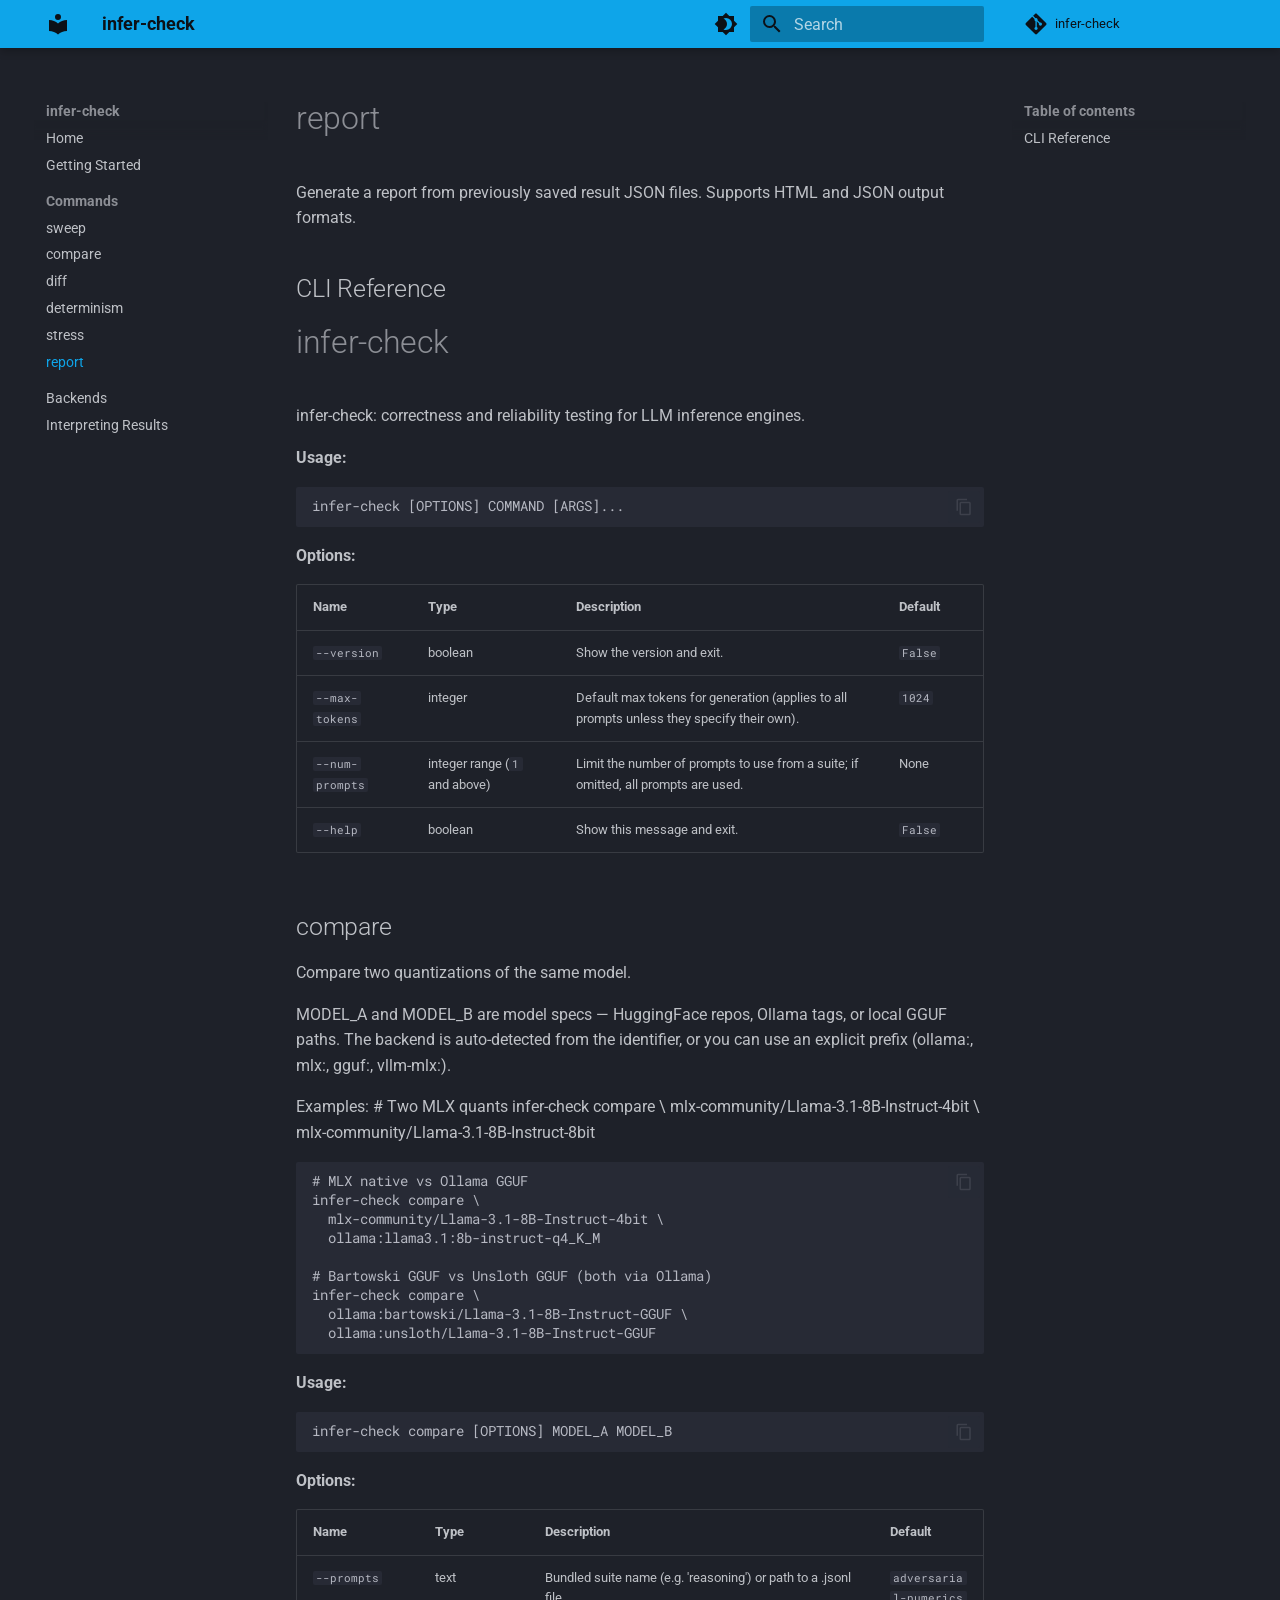
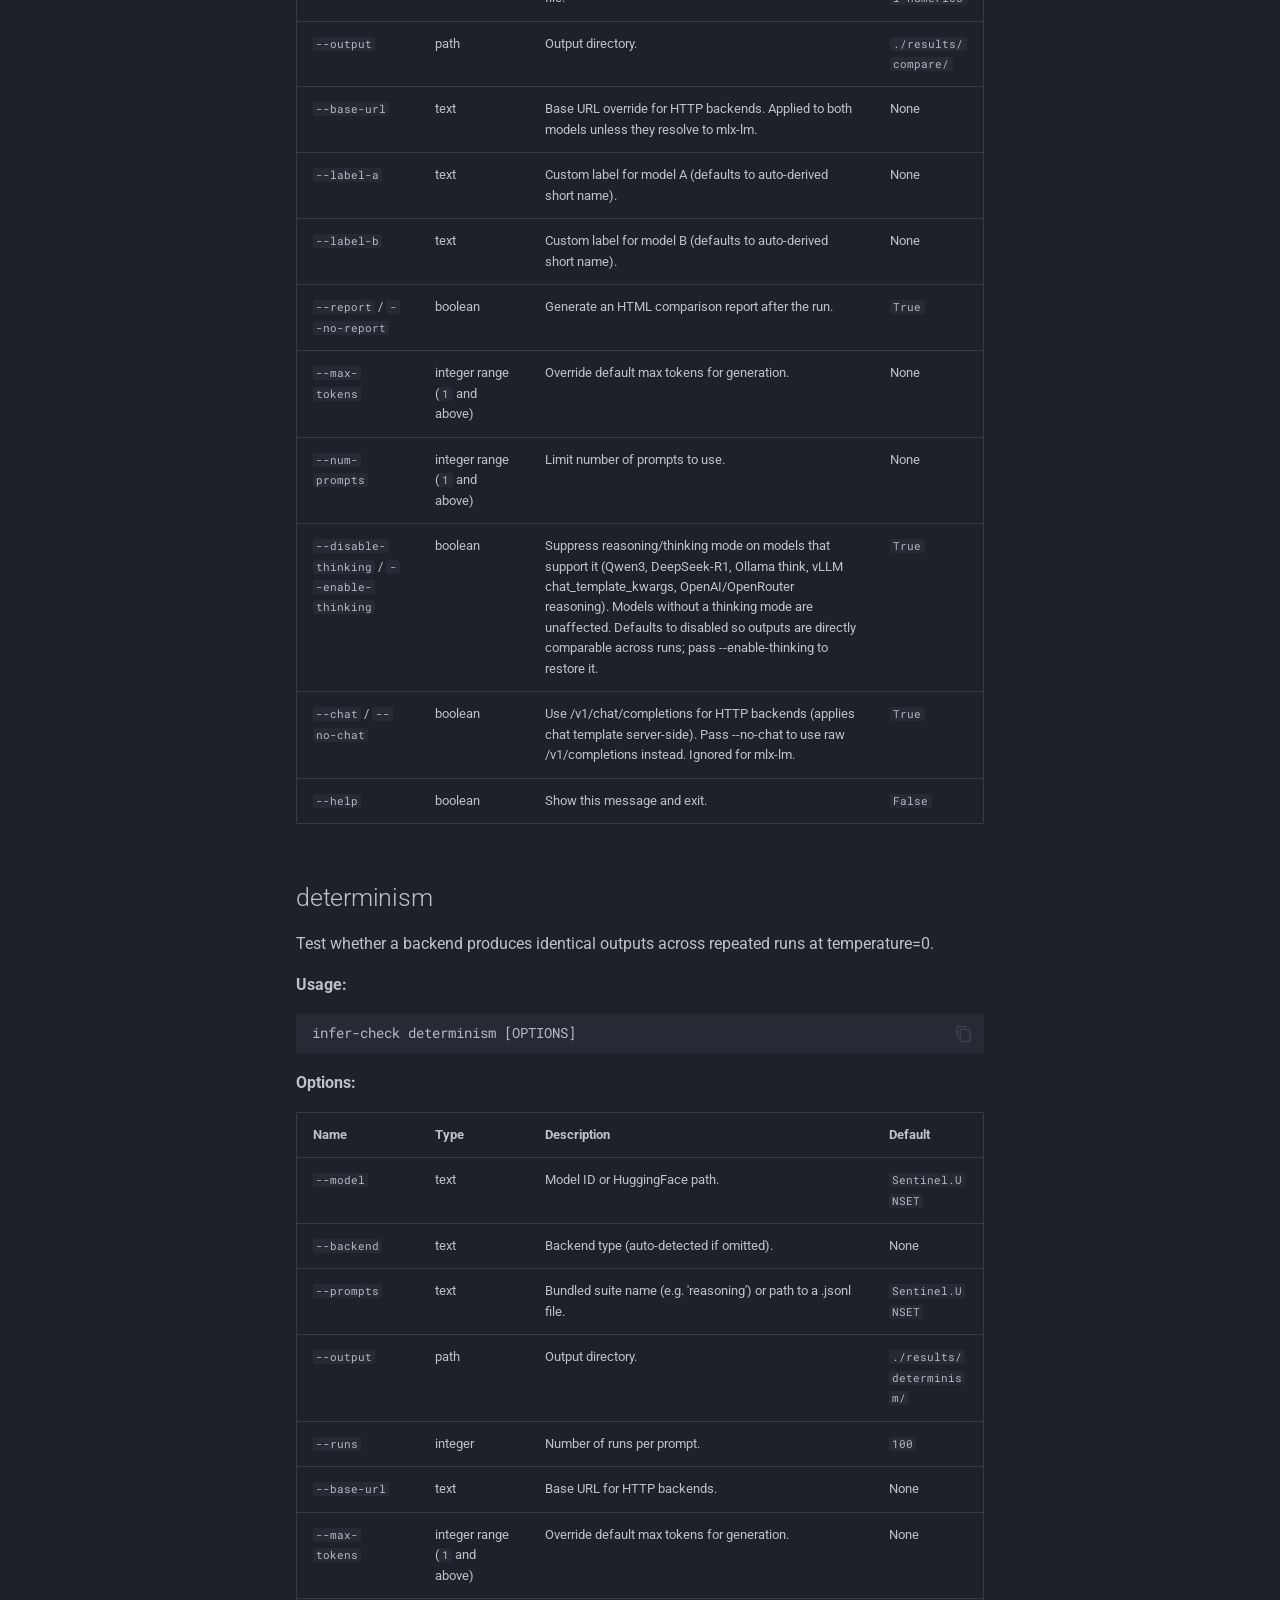
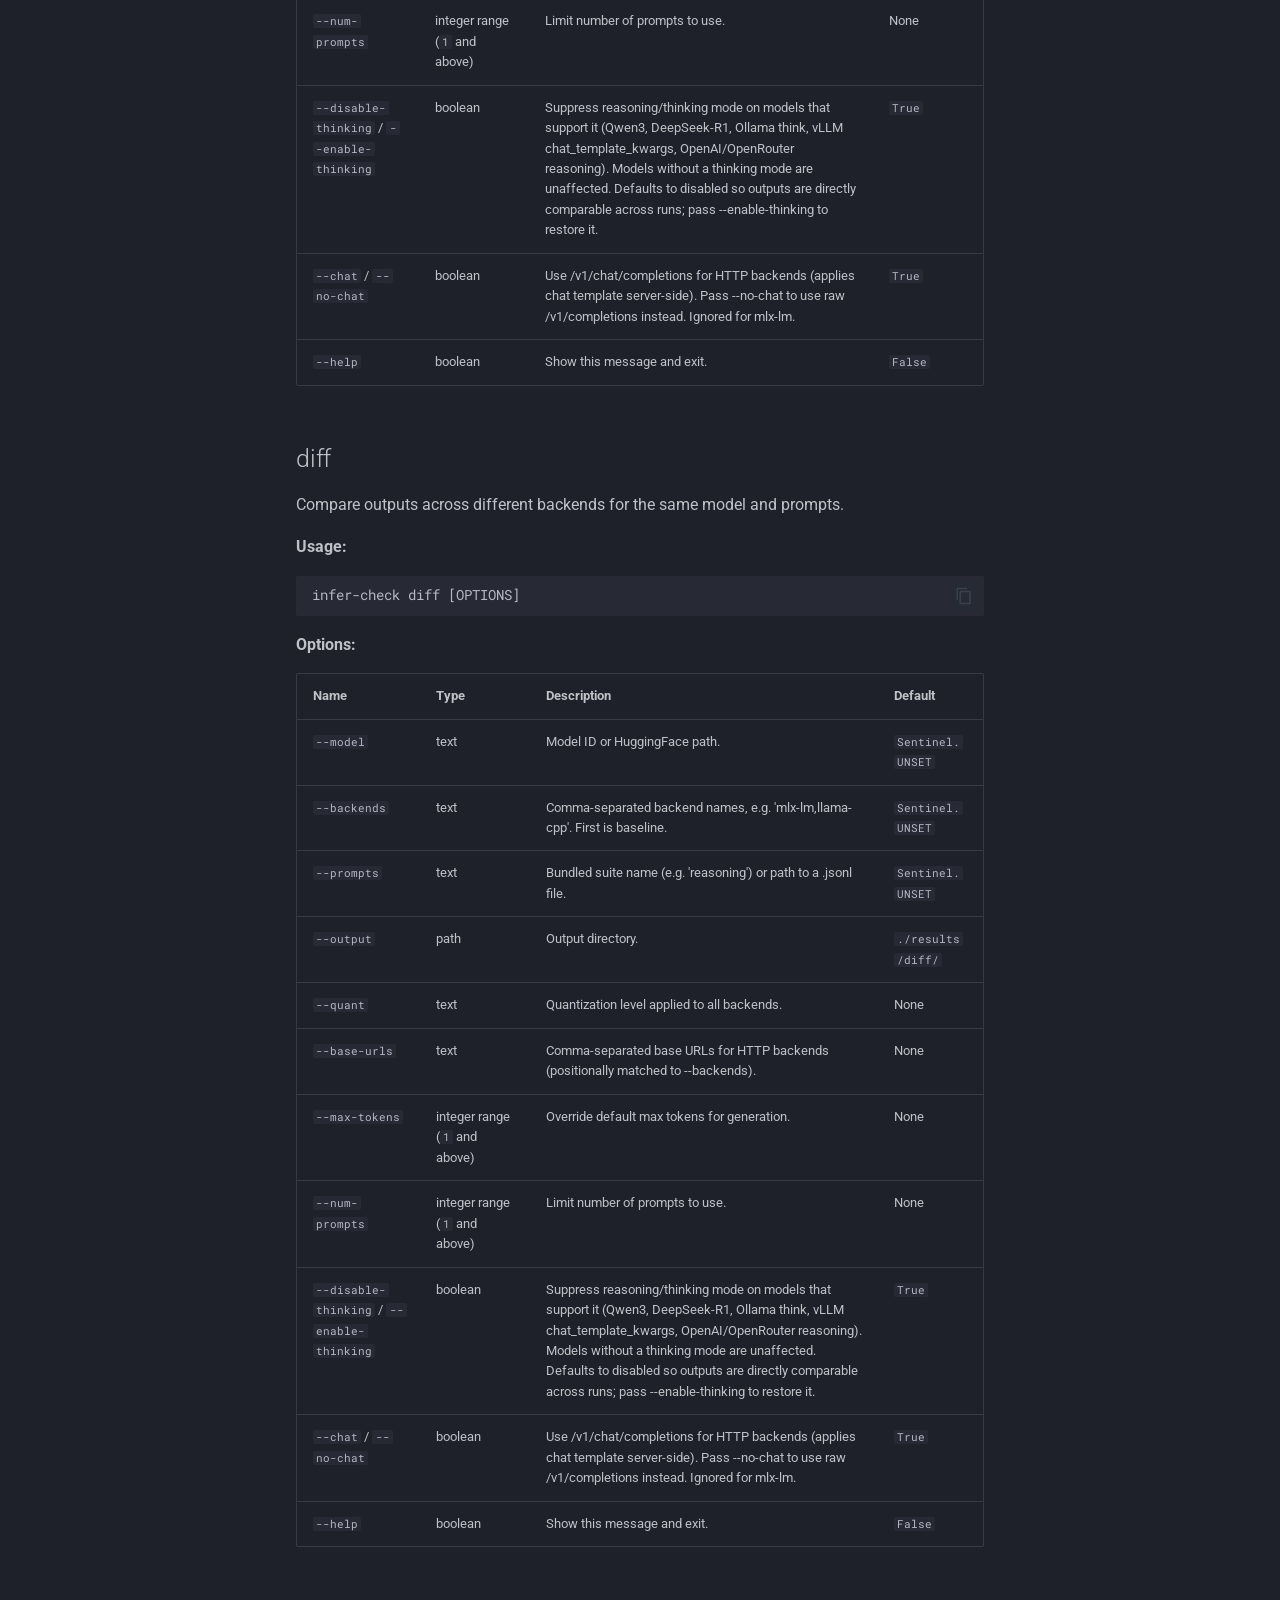
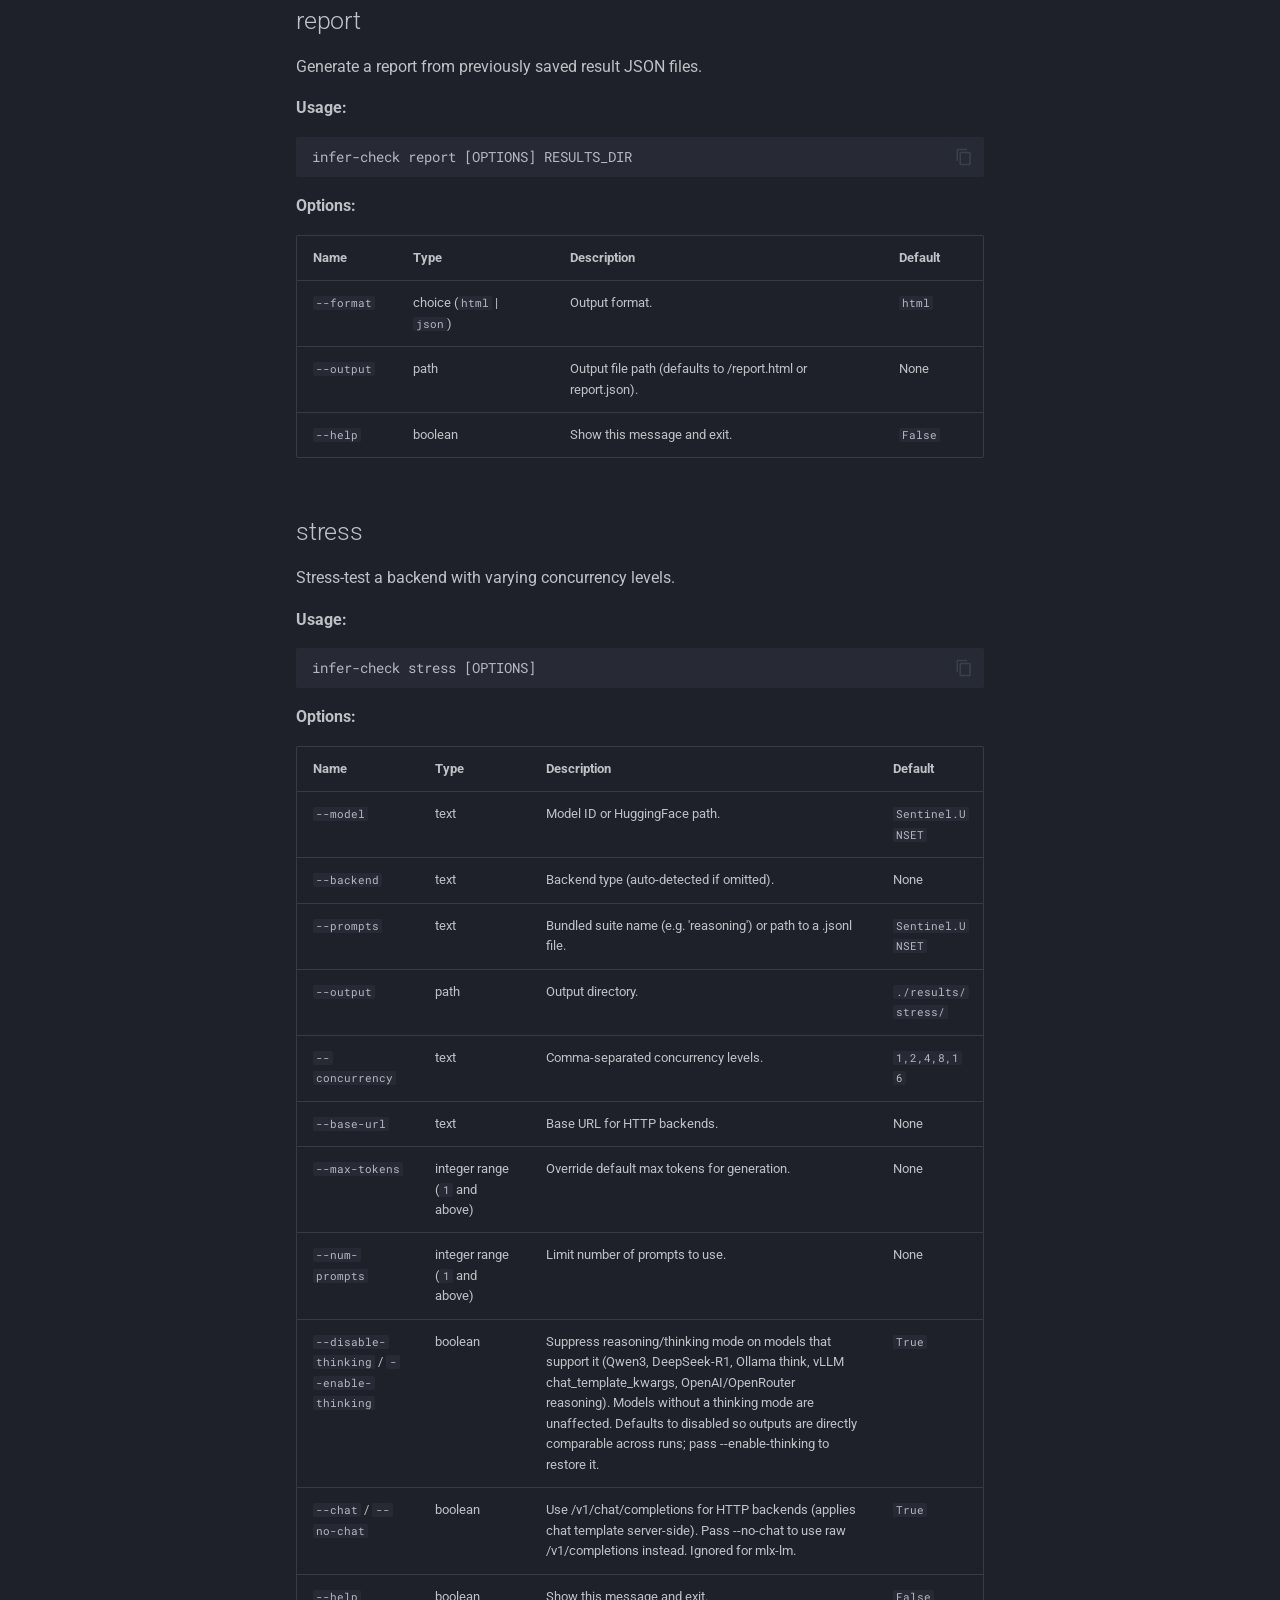
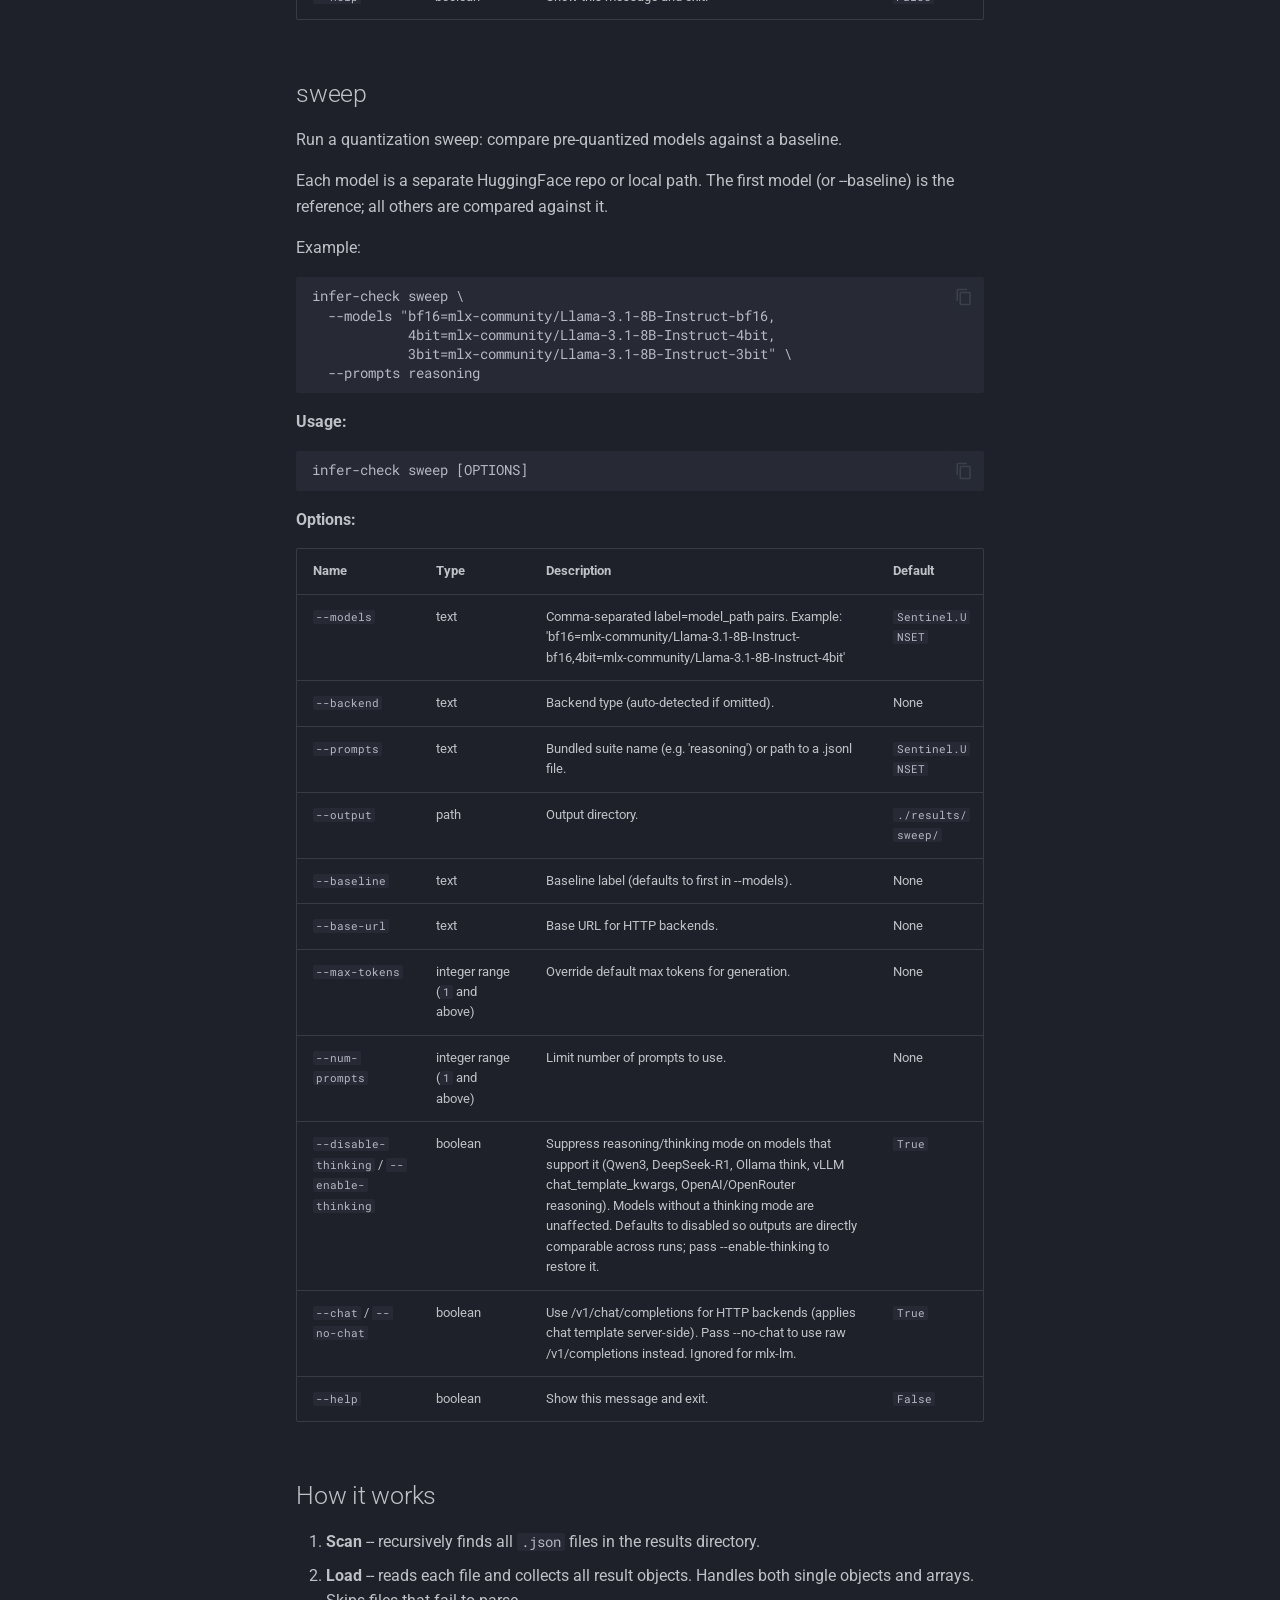
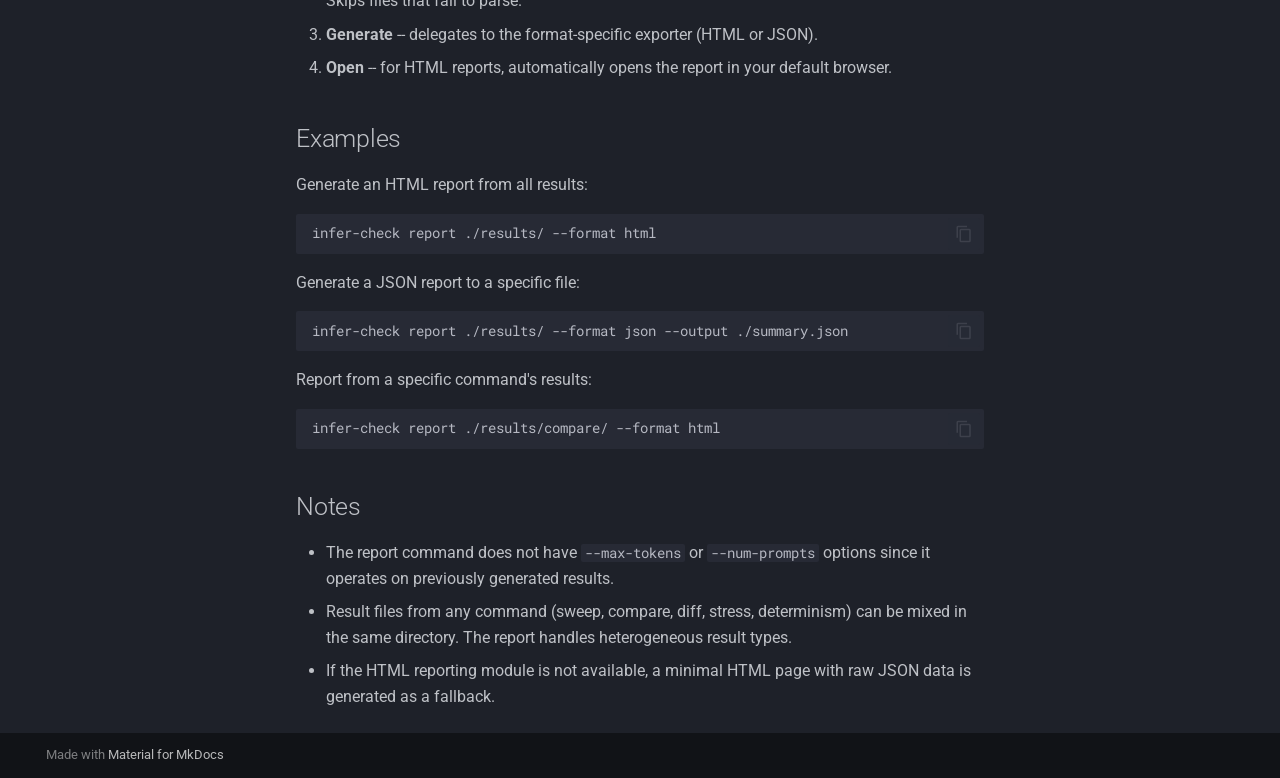
<file: commands/report/index.html>
<!doctype html>
<html lang="en" class="no-js">
  <head>
    
      <meta charset="utf-8">
      <meta name="viewport" content="width=device-width,initial-scale=1">
      
        <meta name="description" content="Cross-backend differential testing for LLM inference correctness">
      
      
      
        <link rel="canonical" href="https://nullpointerdepressivedisorder.github.io/infer-check/commands/report/">
      
      
        <link rel="prev" href="../stress/">
      
      
        <link rel="next" href="../../backends/">
      
      
        
      
      
      <link rel="icon" href="../../assets/images/favicon.png">
      <meta name="generator" content="mkdocs-1.6.1, mkdocs-material-9.7.6">
    
    
      
        <title>report - infer-check</title>
      
    
    
      <link rel="stylesheet" href="../../assets/stylesheets/main.484c7ddc.min.css">
      
        
        <link rel="stylesheet" href="../../assets/stylesheets/palette.ab4e12ef.min.css">
      
      


    
    
      
    
    
      
        
        
        <link rel="preconnect" href="https://fonts.gstatic.com" crossorigin>
        <link rel="stylesheet" href="https://fonts.googleapis.com/css?family=Roboto:300,300i,400,400i,700,700i%7CRoboto+Mono:400,400i,700,700i&display=fallback">
        <style>:root{--md-text-font:"Roboto";--md-code-font:"Roboto Mono"}</style>
      
    
    
      <link rel="stylesheet" href="../../stylesheets/extra.css">
    
    <script>__md_scope=new URL("../..",location),__md_hash=e=>[...e].reduce(((e,_)=>(e<<5)-e+_.charCodeAt(0)),0),__md_get=(e,_=localStorage,t=__md_scope)=>JSON.parse(_.getItem(t.pathname+"."+e)),__md_set=(e,_,t=localStorage,a=__md_scope)=>{try{t.setItem(a.pathname+"."+e,JSON.stringify(_))}catch(e){}}</script>
    
      

    
    
  </head>
  
  
    
    
      
    
    
    
    
    <body dir="ltr" data-md-color-scheme="slate" data-md-color-primary="custom" data-md-color-accent="indigo">
  
    
    <input class="md-toggle" data-md-toggle="drawer" type="checkbox" id="__drawer" autocomplete="off">
    <input class="md-toggle" data-md-toggle="search" type="checkbox" id="__search" autocomplete="off">
    <label class="md-overlay" for="__drawer"></label>
    <div data-md-component="skip">
      
        
        <a href="#report" class="md-skip">
          Skip to content
        </a>
      
    </div>
    <div data-md-component="announce">
      
    </div>
    
    
      

  

<header class="md-header md-header--shadow" data-md-component="header">
  <nav class="md-header__inner md-grid" aria-label="Header">
    <a href="../.." title="infer-check" class="md-header__button md-logo" aria-label="infer-check" data-md-component="logo">
      
  
  <svg xmlns="http://www.w3.org/2000/svg" viewBox="0 0 24 24"><path d="M12 8a3 3 0 0 0 3-3 3 3 0 0 0-3-3 3 3 0 0 0-3 3 3 3 0 0 0 3 3m0 3.54C9.64 9.35 6.5 8 3 8v11c3.5 0 6.64 1.35 9 3.54 2.36-2.19 5.5-3.54 9-3.54V8c-3.5 0-6.64 1.35-9 3.54"/></svg>

    </a>
    <label class="md-header__button md-icon" for="__drawer">
      
      <svg xmlns="http://www.w3.org/2000/svg" viewBox="0 0 24 24"><path d="M3 6h18v2H3zm0 5h18v2H3zm0 5h18v2H3z"/></svg>
    </label>
    <div class="md-header__title" data-md-component="header-title">
      <div class="md-header__ellipsis">
        <div class="md-header__topic">
          <span class="md-ellipsis">
            infer-check
          </span>
        </div>
        <div class="md-header__topic" data-md-component="header-topic">
          <span class="md-ellipsis">
            
              report
            
          </span>
        </div>
      </div>
    </div>
    
      
        <form class="md-header__option" data-md-component="palette">
  
    
    
    
    <input class="md-option" data-md-color-media="" data-md-color-scheme="slate" data-md-color-primary="custom" data-md-color-accent="indigo"  aria-label="Switch to light mode"  type="radio" name="__palette" id="__palette_0">
    
      <label class="md-header__button md-icon" title="Switch to light mode" for="__palette_1" hidden>
        <svg xmlns="http://www.w3.org/2000/svg" viewBox="0 0 24 24"><path d="M12 18c-.89 0-1.74-.2-2.5-.55C11.56 16.5 13 14.42 13 12s-1.44-4.5-3.5-5.45C10.26 6.2 11.11 6 12 6a6 6 0 0 1 6 6 6 6 0 0 1-6 6m8-9.31V4h-4.69L12 .69 8.69 4H4v4.69L.69 12 4 15.31V20h4.69L12 23.31 15.31 20H20v-4.69L23.31 12z"/></svg>
      </label>
    
  
    
    
    
    <input class="md-option" data-md-color-media="" data-md-color-scheme="default" data-md-color-primary="custom" data-md-color-accent="indigo"  aria-label="Switch to dark mode"  type="radio" name="__palette" id="__palette_1">
    
      <label class="md-header__button md-icon" title="Switch to dark mode" for="__palette_0" hidden>
        <svg xmlns="http://www.w3.org/2000/svg" viewBox="0 0 24 24"><path d="M12 8a4 4 0 0 0-4 4 4 4 0 0 0 4 4 4 4 0 0 0 4-4 4 4 0 0 0-4-4m0 10a6 6 0 0 1-6-6 6 6 0 0 1 6-6 6 6 0 0 1 6 6 6 6 0 0 1-6 6m8-9.31V4h-4.69L12 .69 8.69 4H4v4.69L.69 12 4 15.31V20h4.69L12 23.31 15.31 20H20v-4.69L23.31 12z"/></svg>
      </label>
    
  
</form>
      
    
    
      <script>var palette=__md_get("__palette");if(palette&&palette.color){if("(prefers-color-scheme)"===palette.color.media){var media=matchMedia("(prefers-color-scheme: light)"),input=document.querySelector(media.matches?"[data-md-color-media='(prefers-color-scheme: light)']":"[data-md-color-media='(prefers-color-scheme: dark)']");palette.color.media=input.getAttribute("data-md-color-media"),palette.color.scheme=input.getAttribute("data-md-color-scheme"),palette.color.primary=input.getAttribute("data-md-color-primary"),palette.color.accent=input.getAttribute("data-md-color-accent")}for(var[key,value]of Object.entries(palette.color))document.body.setAttribute("data-md-color-"+key,value)}</script>
    
    
    
      
      
        <label class="md-header__button md-icon" for="__search">
          
          <svg xmlns="http://www.w3.org/2000/svg" viewBox="0 0 24 24"><path d="M9.5 3A6.5 6.5 0 0 1 16 9.5c0 1.61-.59 3.09-1.56 4.23l.27.27h.79l5 5-1.5 1.5-5-5v-.79l-.27-.27A6.52 6.52 0 0 1 9.5 16 6.5 6.5 0 0 1 3 9.5 6.5 6.5 0 0 1 9.5 3m0 2C7 5 5 7 5 9.5S7 14 9.5 14 14 12 14 9.5 12 5 9.5 5"/></svg>
        </label>
        <div class="md-search" data-md-component="search" role="dialog">
  <label class="md-search__overlay" for="__search"></label>
  <div class="md-search__inner" role="search">
    <form class="md-search__form" name="search">
      <input type="text" class="md-search__input" name="query" aria-label="Search" placeholder="Search" autocapitalize="off" autocorrect="off" autocomplete="off" spellcheck="false" data-md-component="search-query" required>
      <label class="md-search__icon md-icon" for="__search">
        
        <svg xmlns="http://www.w3.org/2000/svg" viewBox="0 0 24 24"><path d="M9.5 3A6.5 6.5 0 0 1 16 9.5c0 1.61-.59 3.09-1.56 4.23l.27.27h.79l5 5-1.5 1.5-5-5v-.79l-.27-.27A6.52 6.52 0 0 1 9.5 16 6.5 6.5 0 0 1 3 9.5 6.5 6.5 0 0 1 9.5 3m0 2C7 5 5 7 5 9.5S7 14 9.5 14 14 12 14 9.5 12 5 9.5 5"/></svg>
        
        <svg xmlns="http://www.w3.org/2000/svg" viewBox="0 0 24 24"><path d="M20 11v2H8l5.5 5.5-1.42 1.42L4.16 12l7.92-7.92L13.5 5.5 8 11z"/></svg>
      </label>
      <nav class="md-search__options" aria-label="Search">
        
        <button type="reset" class="md-search__icon md-icon" title="Clear" aria-label="Clear" tabindex="-1">
          
          <svg xmlns="http://www.w3.org/2000/svg" viewBox="0 0 24 24"><path d="M19 6.41 17.59 5 12 10.59 6.41 5 5 6.41 10.59 12 5 17.59 6.41 19 12 13.41 17.59 19 19 17.59 13.41 12z"/></svg>
        </button>
      </nav>
      
    </form>
    <div class="md-search__output">
      <div class="md-search__scrollwrap" tabindex="0" data-md-scrollfix>
        <div class="md-search-result" data-md-component="search-result">
          <div class="md-search-result__meta">
            Initializing search
          </div>
          <ol class="md-search-result__list" role="presentation"></ol>
        </div>
      </div>
    </div>
  </div>
</div>
      
    
    
      <div class="md-header__source">
        <a href="https://github.com/NullPointerDepressiveDisorder/infer-check" title="Go to repository" class="md-source" data-md-component="source">
  <div class="md-source__icon md-icon">
    
    <svg xmlns="http://www.w3.org/2000/svg" viewBox="0 0 448 512"><!--! Font Awesome Free 7.1.0 by @fontawesome - https://fontawesome.com License - https://fontawesome.com/license/free (Icons: CC BY 4.0, Fonts: SIL OFL 1.1, Code: MIT License) Copyright 2025 Fonticons, Inc.--><path d="M439.6 236.1 244 40.5c-5.4-5.5-12.8-8.5-20.4-8.5s-15 3-20.4 8.4L162.5 81l51.5 51.5c27.1-9.1 52.7 16.8 43.4 43.7l49.7 49.7c34.2-11.8 61.2 31 35.5 56.7-26.5 26.5-70.2-2.9-56-37.3L240.3 199v121.9c25.3 12.5 22.3 41.8 9.1 55-6.4 6.4-15.2 10.1-24.3 10.1s-17.8-3.6-24.3-10.1c-17.6-17.6-11.1-46.9 11.2-56v-123c-20.8-8.5-24.6-30.7-18.6-45L142.6 101 8.5 235.1C3 240.6 0 247.9 0 255.5s3 15 8.5 20.4l195.6 195.7c5.4 5.4 12.7 8.4 20.4 8.4s15-3 20.4-8.4l194.7-194.7c5.4-5.4 8.4-12.8 8.4-20.4s-3-15-8.4-20.4"/></svg>
  </div>
  <div class="md-source__repository">
    infer-check
  </div>
</a>
      </div>
    
  </nav>
  
</header>
    
    <div class="md-container" data-md-component="container">
      
      
        
          
        
      
      <main class="md-main" data-md-component="main">
        <div class="md-main__inner md-grid">
          
            
              
              <div class="md-sidebar md-sidebar--primary" data-md-component="sidebar" data-md-type="navigation" >
                <div class="md-sidebar__scrollwrap">
                  <div class="md-sidebar__inner">
                    



<nav class="md-nav md-nav--primary" aria-label="Navigation" data-md-level="0">
  <label class="md-nav__title" for="__drawer">
    <a href="../.." title="infer-check" class="md-nav__button md-logo" aria-label="infer-check" data-md-component="logo">
      
  
  <svg xmlns="http://www.w3.org/2000/svg" viewBox="0 0 24 24"><path d="M12 8a3 3 0 0 0 3-3 3 3 0 0 0-3-3 3 3 0 0 0-3 3 3 3 0 0 0 3 3m0 3.54C9.64 9.35 6.5 8 3 8v11c3.5 0 6.64 1.35 9 3.54 2.36-2.19 5.5-3.54 9-3.54V8c-3.5 0-6.64 1.35-9 3.54"/></svg>

    </a>
    infer-check
  </label>
  
    <div class="md-nav__source">
      <a href="https://github.com/NullPointerDepressiveDisorder/infer-check" title="Go to repository" class="md-source" data-md-component="source">
  <div class="md-source__icon md-icon">
    
    <svg xmlns="http://www.w3.org/2000/svg" viewBox="0 0 448 512"><!--! Font Awesome Free 7.1.0 by @fontawesome - https://fontawesome.com License - https://fontawesome.com/license/free (Icons: CC BY 4.0, Fonts: SIL OFL 1.1, Code: MIT License) Copyright 2025 Fonticons, Inc.--><path d="M439.6 236.1 244 40.5c-5.4-5.5-12.8-8.5-20.4-8.5s-15 3-20.4 8.4L162.5 81l51.5 51.5c27.1-9.1 52.7 16.8 43.4 43.7l49.7 49.7c34.2-11.8 61.2 31 35.5 56.7-26.5 26.5-70.2-2.9-56-37.3L240.3 199v121.9c25.3 12.5 22.3 41.8 9.1 55-6.4 6.4-15.2 10.1-24.3 10.1s-17.8-3.6-24.3-10.1c-17.6-17.6-11.1-46.9 11.2-56v-123c-20.8-8.5-24.6-30.7-18.6-45L142.6 101 8.5 235.1C3 240.6 0 247.9 0 255.5s3 15 8.5 20.4l195.6 195.7c5.4 5.4 12.7 8.4 20.4 8.4s15-3 20.4-8.4l194.7-194.7c5.4-5.4 8.4-12.8 8.4-20.4s-3-15-8.4-20.4"/></svg>
  </div>
  <div class="md-source__repository">
    infer-check
  </div>
</a>
    </div>
  
  <ul class="md-nav__list" data-md-scrollfix>
    
      
      
  
  
  
  
    <li class="md-nav__item">
      <a href="../.." class="md-nav__link">
        
  
  
  <span class="md-ellipsis">
    
  
    Home
  

    
  </span>
  
  

      </a>
    </li>
  

    
      
      
  
  
  
  
    <li class="md-nav__item">
      <a href="../../getting-started/" class="md-nav__link">
        
  
  
  <span class="md-ellipsis">
    
  
    Getting Started
  

    
  </span>
  
  

      </a>
    </li>
  

    
      
      
  
  
    
  
  
  
    
    
    
    
      
        
        
      
    
    
    <li class="md-nav__item md-nav__item--active md-nav__item--section md-nav__item--nested">
      
        
        
        <input class="md-nav__toggle md-toggle " type="checkbox" id="__nav_3" checked>
        
          
          <label class="md-nav__link" for="__nav_3" id="__nav_3_label" tabindex="">
            
  
  
  <span class="md-ellipsis">
    
  
    Commands
  

    
  </span>
  
  

            <span class="md-nav__icon md-icon"></span>
          </label>
        
        <nav class="md-nav" data-md-level="1" aria-labelledby="__nav_3_label" aria-expanded="true">
          <label class="md-nav__title" for="__nav_3">
            <span class="md-nav__icon md-icon"></span>
            
  
    Commands
  

          </label>
          <ul class="md-nav__list" data-md-scrollfix>
            
              
                
  
  
  
  
    <li class="md-nav__item">
      <a href="../sweep/" class="md-nav__link">
        
  
  
  <span class="md-ellipsis">
    
  
    sweep
  

    
  </span>
  
  

      </a>
    </li>
  

              
            
              
                
  
  
  
  
    <li class="md-nav__item">
      <a href="../compare/" class="md-nav__link">
        
  
  
  <span class="md-ellipsis">
    
  
    compare
  

    
  </span>
  
  

      </a>
    </li>
  

              
            
              
                
  
  
  
  
    <li class="md-nav__item">
      <a href="../diff/" class="md-nav__link">
        
  
  
  <span class="md-ellipsis">
    
  
    diff
  

    
  </span>
  
  

      </a>
    </li>
  

              
            
              
                
  
  
  
  
    <li class="md-nav__item">
      <a href="../determinism/" class="md-nav__link">
        
  
  
  <span class="md-ellipsis">
    
  
    determinism
  

    
  </span>
  
  

      </a>
    </li>
  

              
            
              
                
  
  
  
  
    <li class="md-nav__item">
      <a href="../stress/" class="md-nav__link">
        
  
  
  <span class="md-ellipsis">
    
  
    stress
  

    
  </span>
  
  

      </a>
    </li>
  

              
            
              
                
  
  
    
  
  
  
    <li class="md-nav__item md-nav__item--active">
      
      <input class="md-nav__toggle md-toggle" type="checkbox" id="__toc">
      
      
        
      
      
        <label class="md-nav__link md-nav__link--active" for="__toc">
          
  
  
  <span class="md-ellipsis">
    
  
    report
  

    
  </span>
  
  

          <span class="md-nav__icon md-icon"></span>
        </label>
      
      <a href="./" class="md-nav__link md-nav__link--active">
        
  
  
  <span class="md-ellipsis">
    
  
    report
  

    
  </span>
  
  

      </a>
      
        

<nav class="md-nav md-nav--secondary" aria-label="Table of contents">
  
  
  
    
  
  
    <label class="md-nav__title" for="__toc">
      <span class="md-nav__icon md-icon"></span>
      Table of contents
    </label>
    <ul class="md-nav__list" data-md-component="toc" data-md-scrollfix>
      
        <li class="md-nav__item">
  <a href="#cli-reference" class="md-nav__link">
    <span class="md-ellipsis">
      
        CLI Reference
      
    </span>
  </a>
  
</li>
      
    </ul>
  
</nav>
      
    </li>
  

              
            
          </ul>
        </nav>
      
    </li>
  

    
      
      
  
  
  
  
    <li class="md-nav__item">
      <a href="../../backends/" class="md-nav__link">
        
  
  
  <span class="md-ellipsis">
    
  
    Backends
  

    
  </span>
  
  

      </a>
    </li>
  

    
      
      
  
  
  
  
    <li class="md-nav__item">
      <a href="../../interpreting-results/" class="md-nav__link">
        
  
  
  <span class="md-ellipsis">
    
  
    Interpreting Results
  

    
  </span>
  
  

      </a>
    </li>
  

    
  </ul>
</nav>
                  </div>
                </div>
              </div>
            
            
              
              <div class="md-sidebar md-sidebar--secondary" data-md-component="sidebar" data-md-type="toc" >
                <div class="md-sidebar__scrollwrap">
                  <div class="md-sidebar__inner">
                    

<nav class="md-nav md-nav--secondary" aria-label="Table of contents">
  
  
  
    
  
  
    <label class="md-nav__title" for="__toc">
      <span class="md-nav__icon md-icon"></span>
      Table of contents
    </label>
    <ul class="md-nav__list" data-md-component="toc" data-md-scrollfix>
      
        <li class="md-nav__item">
  <a href="#cli-reference" class="md-nav__link">
    <span class="md-ellipsis">
      
        CLI Reference
      
    </span>
  </a>
  
</li>
      
    </ul>
  
</nav>
                  </div>
                </div>
              </div>
            
          
          
            <div class="md-content" data-md-component="content">
              
              <article class="md-content__inner md-typeset">
                
                  


  
  


<h1 id="report">report</h1>
<p>Generate a report from previously saved result JSON files. Supports HTML and JSON output formats.</p>
<h2 id="cli-reference">CLI Reference</h2>
<h1 id="infer-check">infer-check</h1>
<p>infer-check: correctness and reliability testing for LLM inference engines.</p>
<p><strong>Usage:</strong></p>
<div class="highlight"><pre><span></span><code><a id="__codelineno-0-1" name="__codelineno-0-1" href="#__codelineno-0-1"></a>infer-check [OPTIONS] COMMAND [ARGS]...
</code></pre></div>
<p><strong>Options:</strong></p>
<table>
<thead>
<tr>
<th>Name</th>
<th>Type</th>
<th>Description</th>
<th>Default</th>
</tr>
</thead>
<tbody>
<tr>
<td><code>--version</code></td>
<td>boolean</td>
<td>Show the version and exit.</td>
<td><code>False</code></td>
</tr>
<tr>
<td><code>--max-tokens</code></td>
<td>integer</td>
<td>Default max tokens for generation (applies to all prompts unless they specify their own).</td>
<td><code>1024</code></td>
</tr>
<tr>
<td><code>--num-prompts</code></td>
<td>integer range (<code>1</code> and above)</td>
<td>Limit the number of prompts to use from a suite; if omitted, all prompts are used.</td>
<td>None</td>
</tr>
<tr>
<td><code>--help</code></td>
<td>boolean</td>
<td>Show this message and exit.</td>
<td><code>False</code></td>
</tr>
</tbody>
</table>
<h2 id="compare">compare</h2>
<p>Compare two quantizations of the same model.</p>
<p>MODEL_A and MODEL_B are model specs — HuggingFace repos, Ollama tags,
or local GGUF paths.  The backend is auto-detected from the identifier,
or you can use an explicit prefix (ollama:, mlx:, gguf:, vllm-mlx:).</p>
<p>Examples:
    # Two MLX quants
    infer-check compare \
      mlx-community/Llama-3.1-8B-Instruct-4bit \
      mlx-community/Llama-3.1-8B-Instruct-8bit</p>
<div class="highlight"><pre><span></span><code># MLX native vs Ollama GGUF
infer-check compare \
  mlx-community/Llama-3.1-8B-Instruct-4bit \
  ollama:llama3.1:8b-instruct-q4_K_M

# Bartowski GGUF vs Unsloth GGUF (both via Ollama)
infer-check compare \
  ollama:bartowski/Llama-3.1-8B-Instruct-GGUF \
  ollama:unsloth/Llama-3.1-8B-Instruct-GGUF
</code></pre></div>
<p><strong>Usage:</strong></p>
<div class="highlight"><pre><span></span><code><a id="__codelineno-1-1" name="__codelineno-1-1" href="#__codelineno-1-1"></a>infer-check compare [OPTIONS] MODEL_A MODEL_B
</code></pre></div>
<p><strong>Options:</strong></p>
<table>
<thead>
<tr>
<th>Name</th>
<th>Type</th>
<th>Description</th>
<th>Default</th>
</tr>
</thead>
<tbody>
<tr>
<td><code>--prompts</code></td>
<td>text</td>
<td>Bundled suite name (e.g. 'reasoning') or path to a .jsonl file.</td>
<td><code>adversarial-numerics</code></td>
</tr>
<tr>
<td><code>--output</code></td>
<td>path</td>
<td>Output directory.</td>
<td><code>./results/compare/</code></td>
</tr>
<tr>
<td><code>--base-url</code></td>
<td>text</td>
<td>Base URL override for HTTP backends. Applied to both models unless they resolve to mlx-lm.</td>
<td>None</td>
</tr>
<tr>
<td><code>--label-a</code></td>
<td>text</td>
<td>Custom label for model A (defaults to auto-derived short name).</td>
<td>None</td>
</tr>
<tr>
<td><code>--label-b</code></td>
<td>text</td>
<td>Custom label for model B (defaults to auto-derived short name).</td>
<td>None</td>
</tr>
<tr>
<td><code>--report</code> / <code>--no-report</code></td>
<td>boolean</td>
<td>Generate an HTML comparison report after the run.</td>
<td><code>True</code></td>
</tr>
<tr>
<td><code>--max-tokens</code></td>
<td>integer range (<code>1</code> and above)</td>
<td>Override default max tokens for generation.</td>
<td>None</td>
</tr>
<tr>
<td><code>--num-prompts</code></td>
<td>integer range (<code>1</code> and above)</td>
<td>Limit number of prompts to use.</td>
<td>None</td>
</tr>
<tr>
<td><code>--disable-thinking</code> / <code>--enable-thinking</code></td>
<td>boolean</td>
<td>Suppress reasoning/thinking mode on models that support it (Qwen3, DeepSeek-R1, Ollama think, vLLM chat_template_kwargs, OpenAI/OpenRouter reasoning). Models without a thinking mode are unaffected. Defaults to disabled so outputs are directly comparable across runs; pass --enable-thinking to restore it.</td>
<td><code>True</code></td>
</tr>
<tr>
<td><code>--chat</code> / <code>--no-chat</code></td>
<td>boolean</td>
<td>Use /v1/chat/completions for HTTP backends (applies chat template server-side). Pass --no-chat to use raw /v1/completions instead. Ignored for mlx-lm.</td>
<td><code>True</code></td>
</tr>
<tr>
<td><code>--help</code></td>
<td>boolean</td>
<td>Show this message and exit.</td>
<td><code>False</code></td>
</tr>
</tbody>
</table>
<h2 id="determinism">determinism</h2>
<p>Test whether a backend produces identical outputs across repeated runs at temperature=0.</p>
<p><strong>Usage:</strong></p>
<div class="highlight"><pre><span></span><code><a id="__codelineno-2-1" name="__codelineno-2-1" href="#__codelineno-2-1"></a>infer-check determinism [OPTIONS]
</code></pre></div>
<p><strong>Options:</strong></p>
<table>
<thead>
<tr>
<th>Name</th>
<th>Type</th>
<th>Description</th>
<th>Default</th>
</tr>
</thead>
<tbody>
<tr>
<td><code>--model</code></td>
<td>text</td>
<td>Model ID or HuggingFace path.</td>
<td><code>Sentinel.UNSET</code></td>
</tr>
<tr>
<td><code>--backend</code></td>
<td>text</td>
<td>Backend type (auto-detected if omitted).</td>
<td>None</td>
</tr>
<tr>
<td><code>--prompts</code></td>
<td>text</td>
<td>Bundled suite name (e.g. 'reasoning') or path to a .jsonl file.</td>
<td><code>Sentinel.UNSET</code></td>
</tr>
<tr>
<td><code>--output</code></td>
<td>path</td>
<td>Output directory.</td>
<td><code>./results/determinism/</code></td>
</tr>
<tr>
<td><code>--runs</code></td>
<td>integer</td>
<td>Number of runs per prompt.</td>
<td><code>100</code></td>
</tr>
<tr>
<td><code>--base-url</code></td>
<td>text</td>
<td>Base URL for HTTP backends.</td>
<td>None</td>
</tr>
<tr>
<td><code>--max-tokens</code></td>
<td>integer range (<code>1</code> and above)</td>
<td>Override default max tokens for generation.</td>
<td>None</td>
</tr>
<tr>
<td><code>--num-prompts</code></td>
<td>integer range (<code>1</code> and above)</td>
<td>Limit number of prompts to use.</td>
<td>None</td>
</tr>
<tr>
<td><code>--disable-thinking</code> / <code>--enable-thinking</code></td>
<td>boolean</td>
<td>Suppress reasoning/thinking mode on models that support it (Qwen3, DeepSeek-R1, Ollama think, vLLM chat_template_kwargs, OpenAI/OpenRouter reasoning). Models without a thinking mode are unaffected. Defaults to disabled so outputs are directly comparable across runs; pass --enable-thinking to restore it.</td>
<td><code>True</code></td>
</tr>
<tr>
<td><code>--chat</code> / <code>--no-chat</code></td>
<td>boolean</td>
<td>Use /v1/chat/completions for HTTP backends (applies chat template server-side). Pass --no-chat to use raw /v1/completions instead. Ignored for mlx-lm.</td>
<td><code>True</code></td>
</tr>
<tr>
<td><code>--help</code></td>
<td>boolean</td>
<td>Show this message and exit.</td>
<td><code>False</code></td>
</tr>
</tbody>
</table>
<h2 id="diff">diff</h2>
<p>Compare outputs across different backends for the same model and prompts.</p>
<p><strong>Usage:</strong></p>
<div class="highlight"><pre><span></span><code><a id="__codelineno-3-1" name="__codelineno-3-1" href="#__codelineno-3-1"></a>infer-check diff [OPTIONS]
</code></pre></div>
<p><strong>Options:</strong></p>
<table>
<thead>
<tr>
<th>Name</th>
<th>Type</th>
<th>Description</th>
<th>Default</th>
</tr>
</thead>
<tbody>
<tr>
<td><code>--model</code></td>
<td>text</td>
<td>Model ID or HuggingFace path.</td>
<td><code>Sentinel.UNSET</code></td>
</tr>
<tr>
<td><code>--backends</code></td>
<td>text</td>
<td>Comma-separated backend names, e.g. 'mlx-lm,llama-cpp'. First is baseline.</td>
<td><code>Sentinel.UNSET</code></td>
</tr>
<tr>
<td><code>--prompts</code></td>
<td>text</td>
<td>Bundled suite name (e.g. 'reasoning') or path to a .jsonl file.</td>
<td><code>Sentinel.UNSET</code></td>
</tr>
<tr>
<td><code>--output</code></td>
<td>path</td>
<td>Output directory.</td>
<td><code>./results/diff/</code></td>
</tr>
<tr>
<td><code>--quant</code></td>
<td>text</td>
<td>Quantization level applied to all backends.</td>
<td>None</td>
</tr>
<tr>
<td><code>--base-urls</code></td>
<td>text</td>
<td>Comma-separated base URLs for HTTP backends (positionally matched to --backends).</td>
<td>None</td>
</tr>
<tr>
<td><code>--max-tokens</code></td>
<td>integer range (<code>1</code> and above)</td>
<td>Override default max tokens for generation.</td>
<td>None</td>
</tr>
<tr>
<td><code>--num-prompts</code></td>
<td>integer range (<code>1</code> and above)</td>
<td>Limit number of prompts to use.</td>
<td>None</td>
</tr>
<tr>
<td><code>--disable-thinking</code> / <code>--enable-thinking</code></td>
<td>boolean</td>
<td>Suppress reasoning/thinking mode on models that support it (Qwen3, DeepSeek-R1, Ollama think, vLLM chat_template_kwargs, OpenAI/OpenRouter reasoning). Models without a thinking mode are unaffected. Defaults to disabled so outputs are directly comparable across runs; pass --enable-thinking to restore it.</td>
<td><code>True</code></td>
</tr>
<tr>
<td><code>--chat</code> / <code>--no-chat</code></td>
<td>boolean</td>
<td>Use /v1/chat/completions for HTTP backends (applies chat template server-side). Pass --no-chat to use raw /v1/completions instead. Ignored for mlx-lm.</td>
<td><code>True</code></td>
</tr>
<tr>
<td><code>--help</code></td>
<td>boolean</td>
<td>Show this message and exit.</td>
<td><code>False</code></td>
</tr>
</tbody>
</table>
<h2 id="report_1">report</h2>
<p>Generate a report from previously saved result JSON files.</p>
<p><strong>Usage:</strong></p>
<div class="highlight"><pre><span></span><code><a id="__codelineno-4-1" name="__codelineno-4-1" href="#__codelineno-4-1"></a>infer-check report [OPTIONS] RESULTS_DIR
</code></pre></div>
<p><strong>Options:</strong></p>
<table>
<thead>
<tr>
<th>Name</th>
<th>Type</th>
<th>Description</th>
<th>Default</th>
</tr>
</thead>
<tbody>
<tr>
<td><code>--format</code></td>
<td>choice (<code>html</code> &#x7C; <code>json</code>)</td>
<td>Output format.</td>
<td><code>html</code></td>
</tr>
<tr>
<td><code>--output</code></td>
<td>path</td>
<td>Output file path (defaults to <results_dir>/report.html or report.json).</td>
<td>None</td>
</tr>
<tr>
<td><code>--help</code></td>
<td>boolean</td>
<td>Show this message and exit.</td>
<td><code>False</code></td>
</tr>
</tbody>
</table>
<h2 id="stress">stress</h2>
<p>Stress-test a backend with varying concurrency levels.</p>
<p><strong>Usage:</strong></p>
<div class="highlight"><pre><span></span><code><a id="__codelineno-5-1" name="__codelineno-5-1" href="#__codelineno-5-1"></a>infer-check stress [OPTIONS]
</code></pre></div>
<p><strong>Options:</strong></p>
<table>
<thead>
<tr>
<th>Name</th>
<th>Type</th>
<th>Description</th>
<th>Default</th>
</tr>
</thead>
<tbody>
<tr>
<td><code>--model</code></td>
<td>text</td>
<td>Model ID or HuggingFace path.</td>
<td><code>Sentinel.UNSET</code></td>
</tr>
<tr>
<td><code>--backend</code></td>
<td>text</td>
<td>Backend type (auto-detected if omitted).</td>
<td>None</td>
</tr>
<tr>
<td><code>--prompts</code></td>
<td>text</td>
<td>Bundled suite name (e.g. 'reasoning') or path to a .jsonl file.</td>
<td><code>Sentinel.UNSET</code></td>
</tr>
<tr>
<td><code>--output</code></td>
<td>path</td>
<td>Output directory.</td>
<td><code>./results/stress/</code></td>
</tr>
<tr>
<td><code>--concurrency</code></td>
<td>text</td>
<td>Comma-separated concurrency levels.</td>
<td><code>1,2,4,8,16</code></td>
</tr>
<tr>
<td><code>--base-url</code></td>
<td>text</td>
<td>Base URL for HTTP backends.</td>
<td>None</td>
</tr>
<tr>
<td><code>--max-tokens</code></td>
<td>integer range (<code>1</code> and above)</td>
<td>Override default max tokens for generation.</td>
<td>None</td>
</tr>
<tr>
<td><code>--num-prompts</code></td>
<td>integer range (<code>1</code> and above)</td>
<td>Limit number of prompts to use.</td>
<td>None</td>
</tr>
<tr>
<td><code>--disable-thinking</code> / <code>--enable-thinking</code></td>
<td>boolean</td>
<td>Suppress reasoning/thinking mode on models that support it (Qwen3, DeepSeek-R1, Ollama think, vLLM chat_template_kwargs, OpenAI/OpenRouter reasoning). Models without a thinking mode are unaffected. Defaults to disabled so outputs are directly comparable across runs; pass --enable-thinking to restore it.</td>
<td><code>True</code></td>
</tr>
<tr>
<td><code>--chat</code> / <code>--no-chat</code></td>
<td>boolean</td>
<td>Use /v1/chat/completions for HTTP backends (applies chat template server-side). Pass --no-chat to use raw /v1/completions instead. Ignored for mlx-lm.</td>
<td><code>True</code></td>
</tr>
<tr>
<td><code>--help</code></td>
<td>boolean</td>
<td>Show this message and exit.</td>
<td><code>False</code></td>
</tr>
</tbody>
</table>
<h2 id="sweep">sweep</h2>
<p>Run a quantization sweep: compare pre-quantized models against a baseline.</p>
<p>Each model is a separate HuggingFace repo or local path. The first model
(or --baseline) is the reference; all others are compared against it.</p>
<p>Example:</p>
<div class="highlight"><pre><span></span><code>infer-check sweep \
  --models &quot;bf16=mlx-community/Llama-3.1-8B-Instruct-bf16,
            4bit=mlx-community/Llama-3.1-8B-Instruct-4bit,
            3bit=mlx-community/Llama-3.1-8B-Instruct-3bit&quot; \
  --prompts reasoning
</code></pre></div>
<p><strong>Usage:</strong></p>
<div class="highlight"><pre><span></span><code><a id="__codelineno-6-1" name="__codelineno-6-1" href="#__codelineno-6-1"></a>infer-check sweep [OPTIONS]
</code></pre></div>
<p><strong>Options:</strong></p>
<table>
<thead>
<tr>
<th>Name</th>
<th>Type</th>
<th>Description</th>
<th>Default</th>
</tr>
</thead>
<tbody>
<tr>
<td><code>--models</code></td>
<td>text</td>
<td>Comma-separated label=model_path pairs. Example: 'bf16=mlx-community/Llama-3.1-8B-Instruct-bf16,4bit=mlx-community/Llama-3.1-8B-Instruct-4bit'</td>
<td><code>Sentinel.UNSET</code></td>
</tr>
<tr>
<td><code>--backend</code></td>
<td>text</td>
<td>Backend type (auto-detected if omitted).</td>
<td>None</td>
</tr>
<tr>
<td><code>--prompts</code></td>
<td>text</td>
<td>Bundled suite name (e.g. 'reasoning') or path to a .jsonl file.</td>
<td><code>Sentinel.UNSET</code></td>
</tr>
<tr>
<td><code>--output</code></td>
<td>path</td>
<td>Output directory.</td>
<td><code>./results/sweep/</code></td>
</tr>
<tr>
<td><code>--baseline</code></td>
<td>text</td>
<td>Baseline label (defaults to first in --models).</td>
<td>None</td>
</tr>
<tr>
<td><code>--base-url</code></td>
<td>text</td>
<td>Base URL for HTTP backends.</td>
<td>None</td>
</tr>
<tr>
<td><code>--max-tokens</code></td>
<td>integer range (<code>1</code> and above)</td>
<td>Override default max tokens for generation.</td>
<td>None</td>
</tr>
<tr>
<td><code>--num-prompts</code></td>
<td>integer range (<code>1</code> and above)</td>
<td>Limit number of prompts to use.</td>
<td>None</td>
</tr>
<tr>
<td><code>--disable-thinking</code> / <code>--enable-thinking</code></td>
<td>boolean</td>
<td>Suppress reasoning/thinking mode on models that support it (Qwen3, DeepSeek-R1, Ollama think, vLLM chat_template_kwargs, OpenAI/OpenRouter reasoning). Models without a thinking mode are unaffected. Defaults to disabled so outputs are directly comparable across runs; pass --enable-thinking to restore it.</td>
<td><code>True</code></td>
</tr>
<tr>
<td><code>--chat</code> / <code>--no-chat</code></td>
<td>boolean</td>
<td>Use /v1/chat/completions for HTTP backends (applies chat template server-side). Pass --no-chat to use raw /v1/completions instead. Ignored for mlx-lm.</td>
<td><code>True</code></td>
</tr>
<tr>
<td><code>--help</code></td>
<td>boolean</td>
<td>Show this message and exit.</td>
<td><code>False</code></td>
</tr>
</tbody>
</table>
<h2 id="how-it-works">How it works</h2>
<ol>
<li><strong>Scan</strong> -- recursively finds all <code>.json</code> files in the results directory.</li>
<li><strong>Load</strong> -- reads each file and collects all result objects. Handles both single objects and arrays. Skips files that fail to parse.</li>
<li><strong>Generate</strong> -- delegates to the format-specific exporter (HTML or JSON).</li>
<li><strong>Open</strong> -- for HTML reports, automatically opens the report in your default browser.</li>
</ol>
<h2 id="examples">Examples</h2>
<p>Generate an HTML report from all results:</p>
<div class="highlight"><pre><span></span><code><a id="__codelineno-7-1" name="__codelineno-7-1" href="#__codelineno-7-1"></a>infer-check<span class="w"> </span>report<span class="w"> </span>./results/<span class="w"> </span>--format<span class="w"> </span>html
</code></pre></div>
<p>Generate a JSON report to a specific file:</p>
<div class="highlight"><pre><span></span><code><a id="__codelineno-8-1" name="__codelineno-8-1" href="#__codelineno-8-1"></a>infer-check<span class="w"> </span>report<span class="w"> </span>./results/<span class="w"> </span>--format<span class="w"> </span>json<span class="w"> </span>--output<span class="w"> </span>./summary.json
</code></pre></div>
<p>Report from a specific command's results:</p>
<div class="highlight"><pre><span></span><code><a id="__codelineno-9-1" name="__codelineno-9-1" href="#__codelineno-9-1"></a>infer-check<span class="w"> </span>report<span class="w"> </span>./results/compare/<span class="w"> </span>--format<span class="w"> </span>html
</code></pre></div>
<h2 id="notes">Notes</h2>
<ul>
<li>The report command does not have <code>--max-tokens</code> or <code>--num-prompts</code> options since it operates on previously generated results.</li>
<li>Result files from any command (sweep, compare, diff, stress, determinism) can be mixed in the same directory. The report handles heterogeneous result types.</li>
<li>If the HTML reporting module is not available, a minimal HTML page with raw JSON data is generated as a fallback.</li>
</ul>












                
              </article>
            </div>
          
          
<script>var target=document.getElementById(location.hash.slice(1));target&&target.name&&(target.checked=target.name.startsWith("__tabbed_"))</script>
        </div>
        
      </main>
      
        <footer class="md-footer">
  
  <div class="md-footer-meta md-typeset">
    <div class="md-footer-meta__inner md-grid">
      <div class="md-copyright">
  
  
    Made with
    <a href="https://squidfunk.github.io/mkdocs-material/" target="_blank" rel="noopener">
      Material for MkDocs
    </a>
  
</div>
      
    </div>
  </div>
</footer>
      
    </div>
    <div class="md-dialog" data-md-component="dialog">
      <div class="md-dialog__inner md-typeset"></div>
    </div>
    
    
    
      
      
      <script id="__config" type="application/json">{"annotate": null, "base": "../..", "features": ["navigation.sections", "navigation.expand", "content.code.copy", "search.highlight"], "search": "../../assets/javascripts/workers/search.2c215733.min.js", "tags": null, "translations": {"clipboard.copied": "Copied to clipboard", "clipboard.copy": "Copy to clipboard", "search.result.more.one": "1 more on this page", "search.result.more.other": "# more on this page", "search.result.none": "No matching documents", "search.result.one": "1 matching document", "search.result.other": "# matching documents", "search.result.placeholder": "Type to start searching", "search.result.term.missing": "Missing", "select.version": "Select version"}, "version": null}</script>
    
    
      <script src="../../assets/javascripts/bundle.79ae519e.min.js"></script>
      
    
  </body>
</html>
</file>
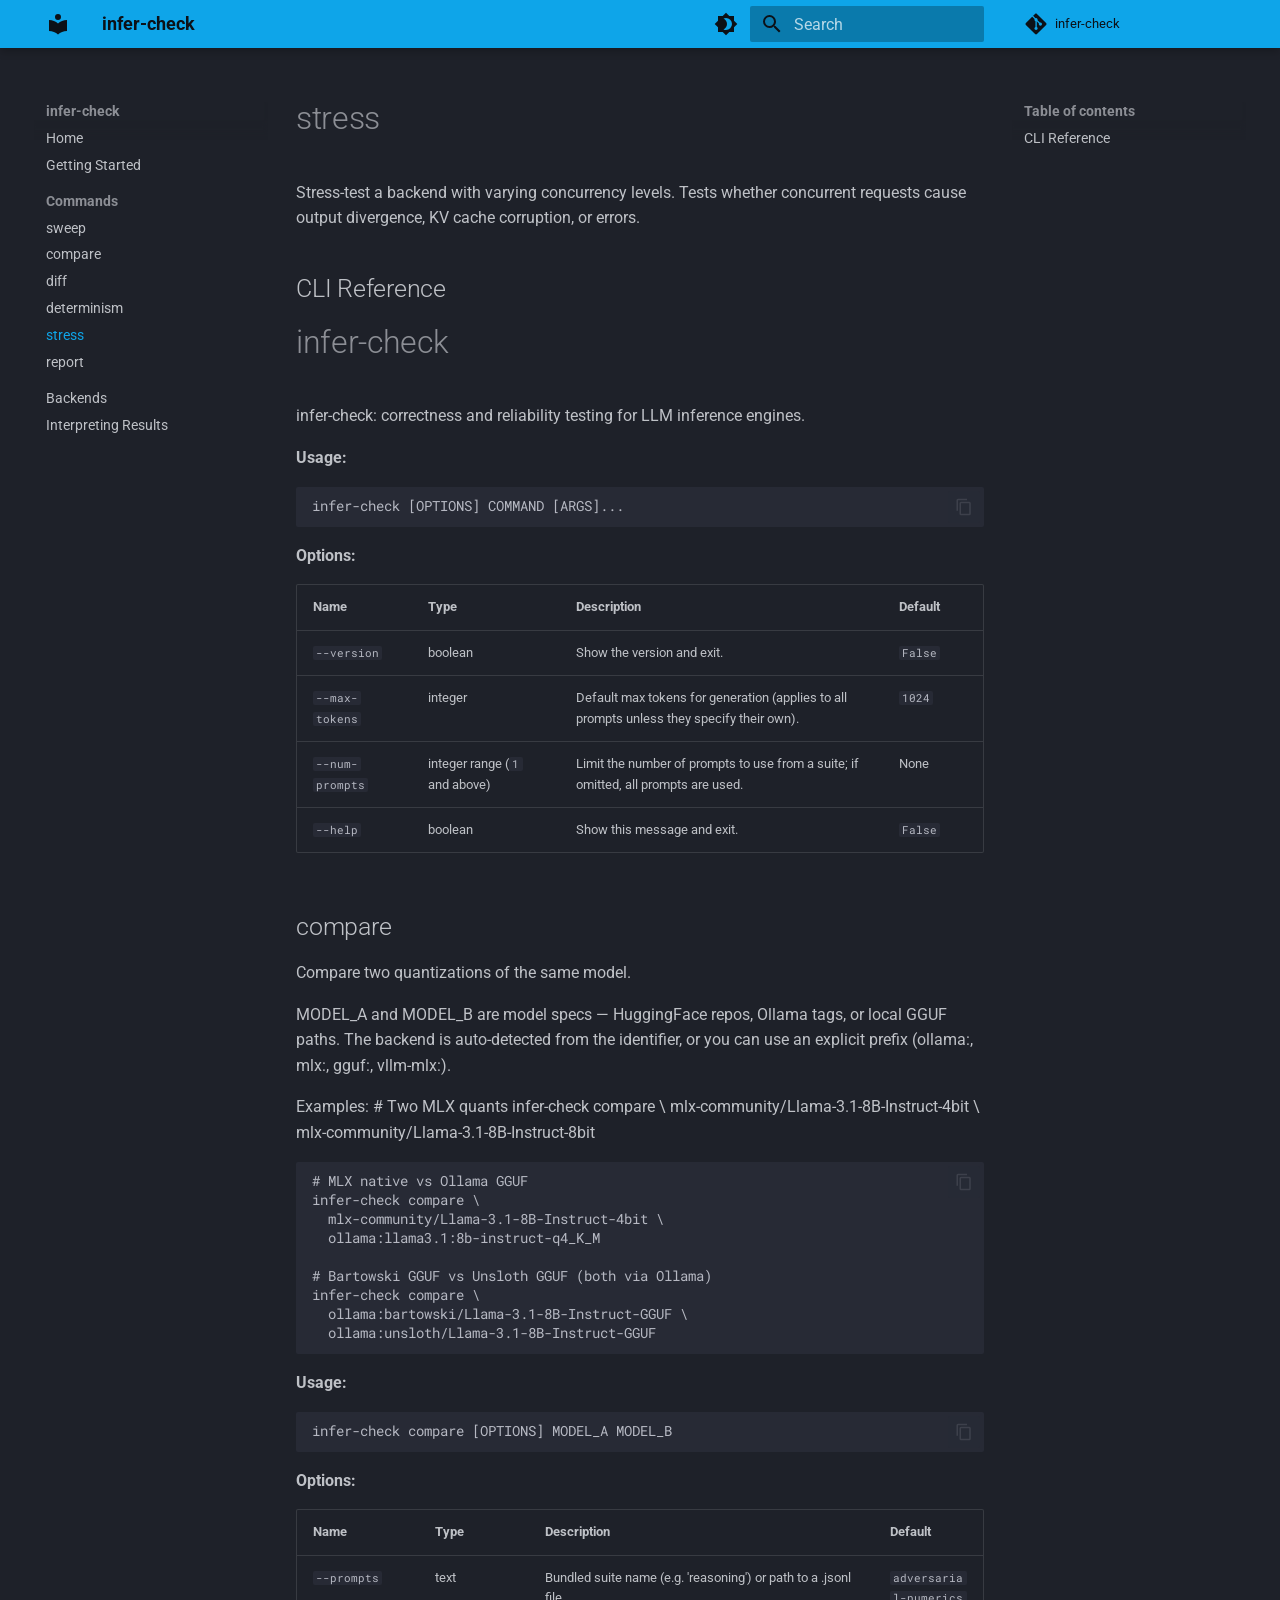
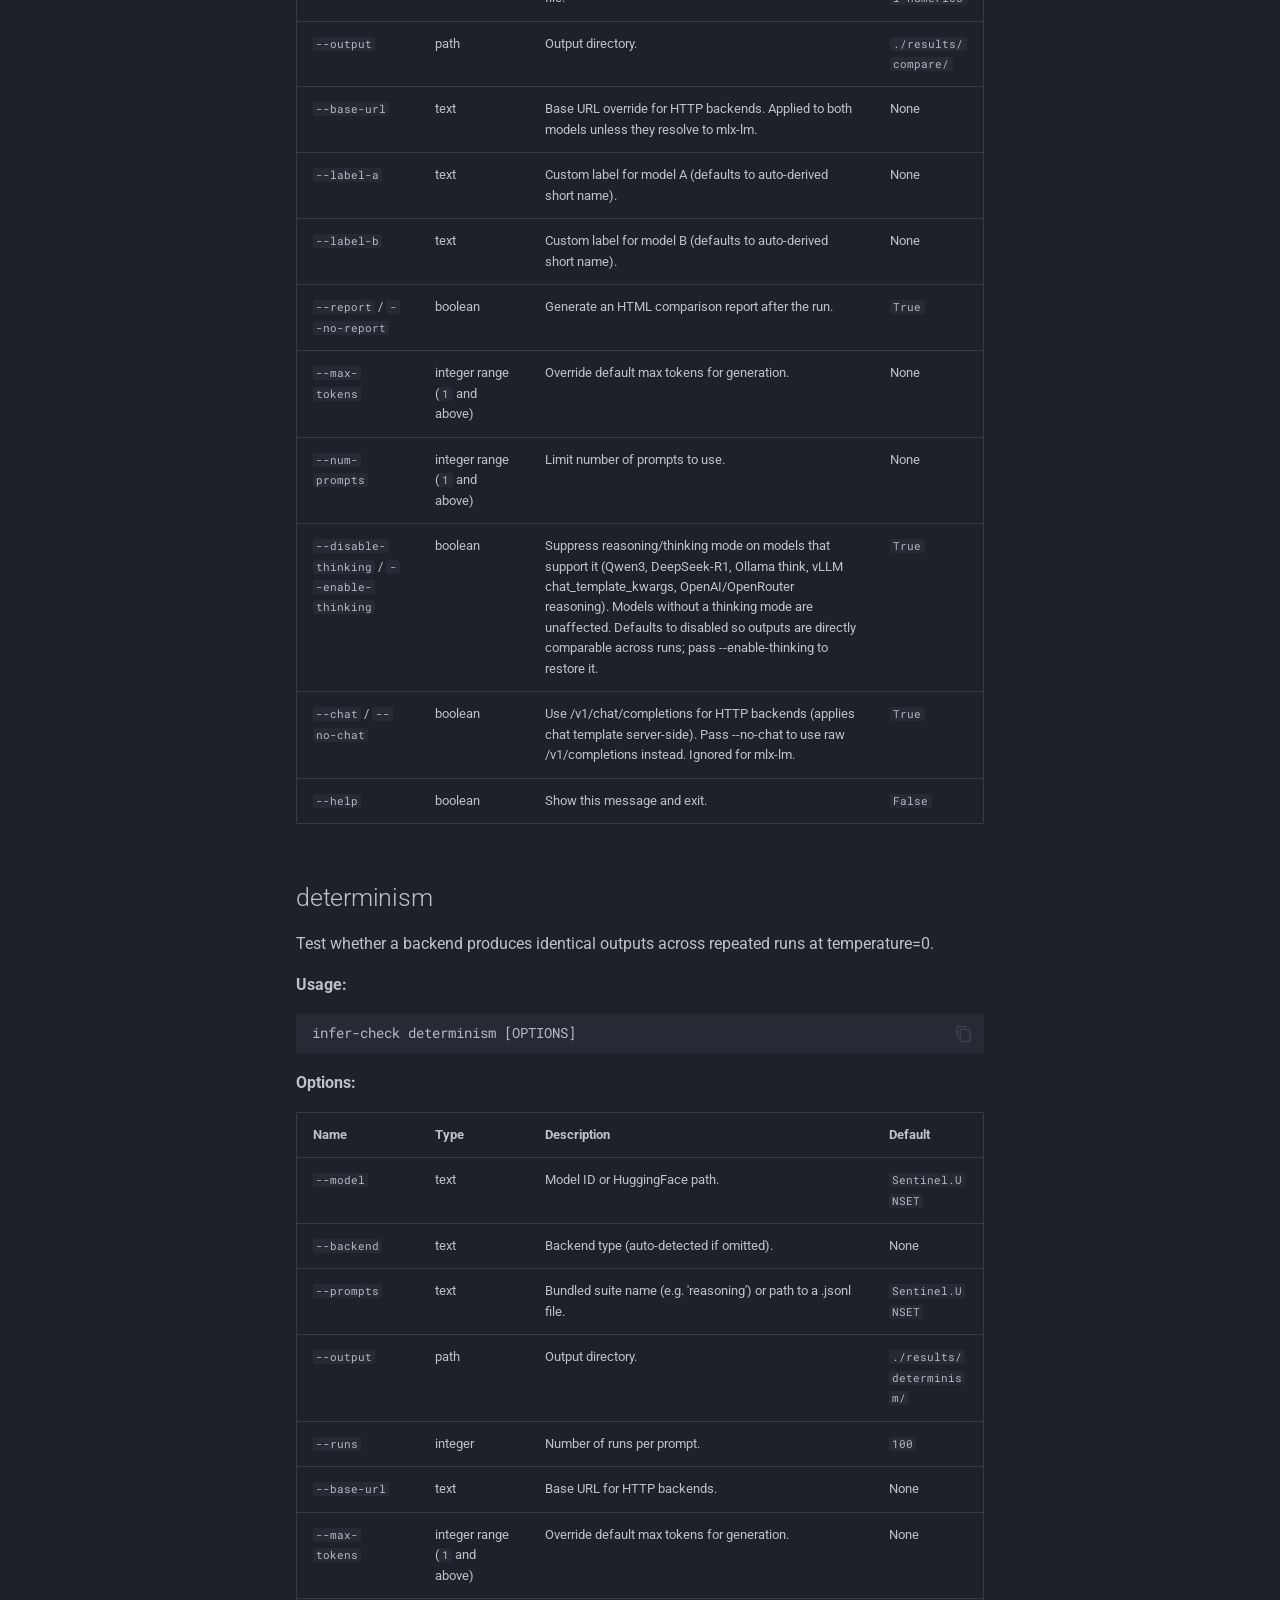
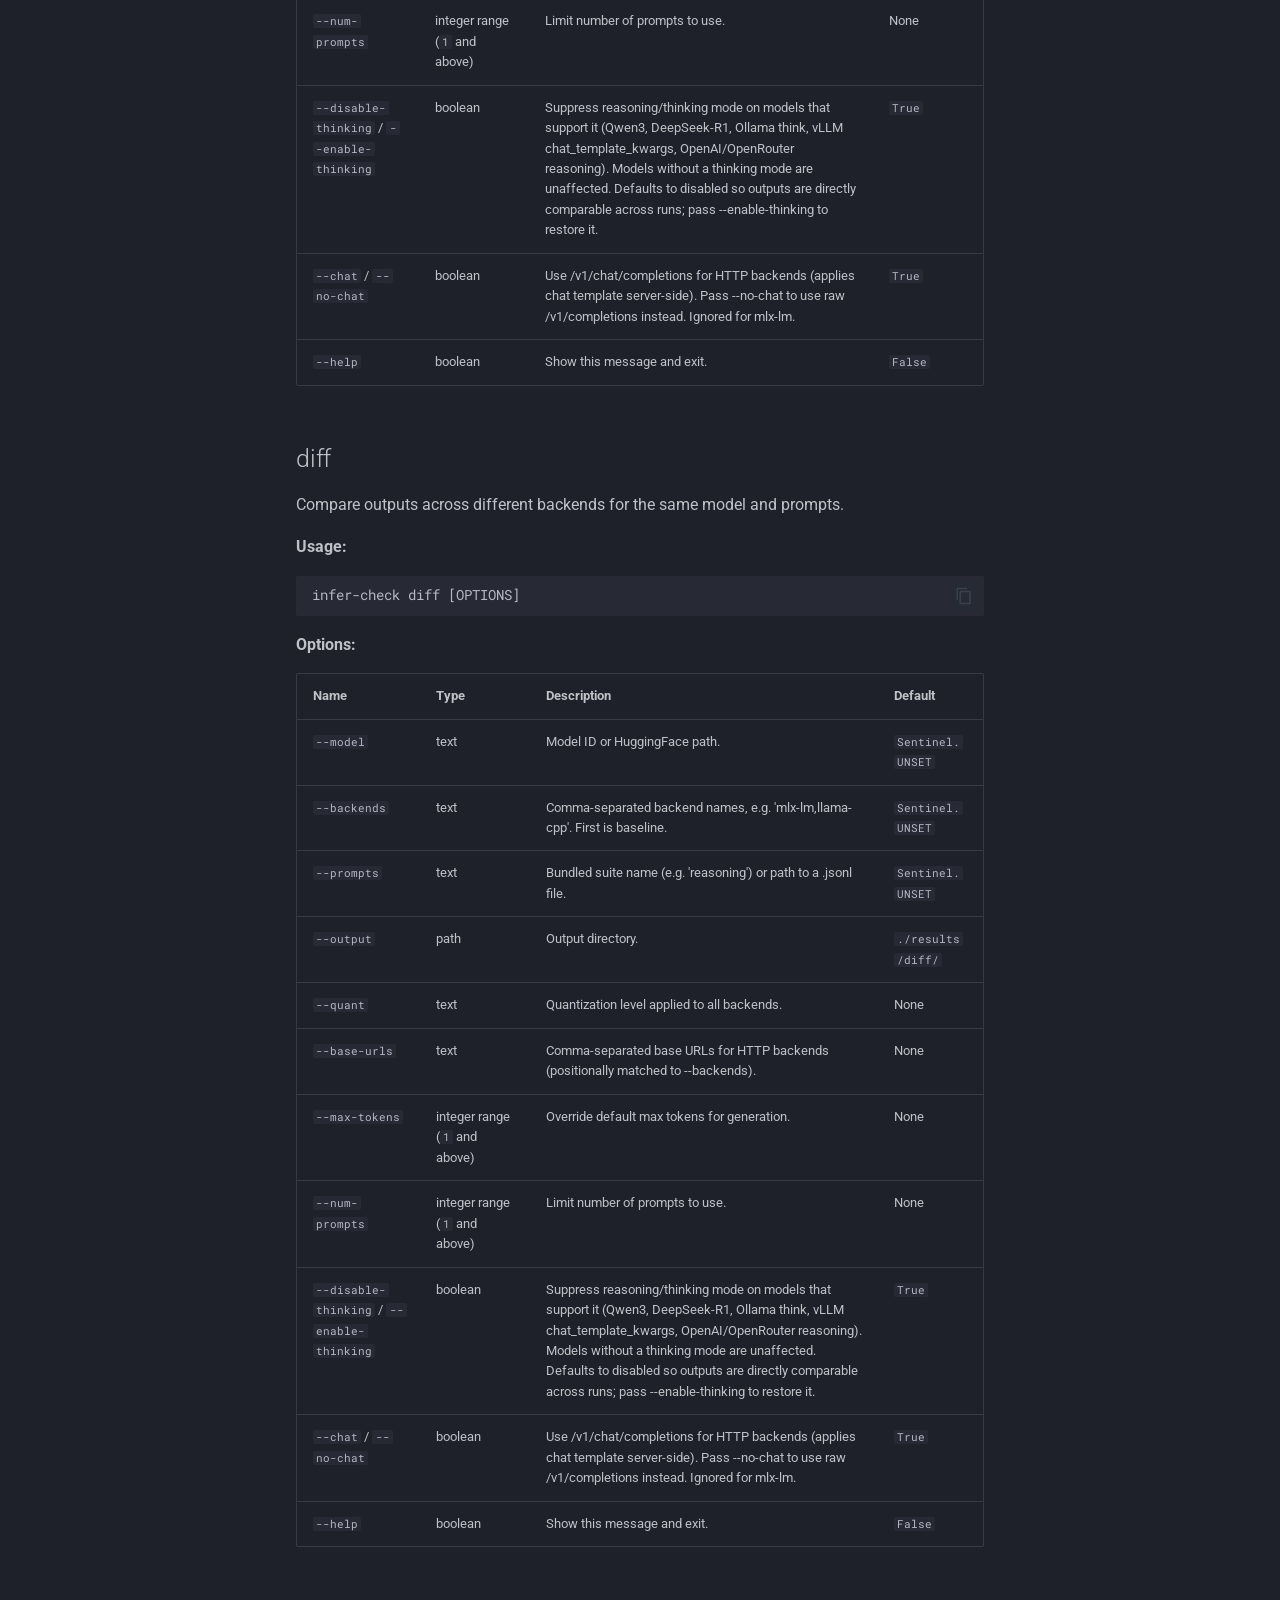
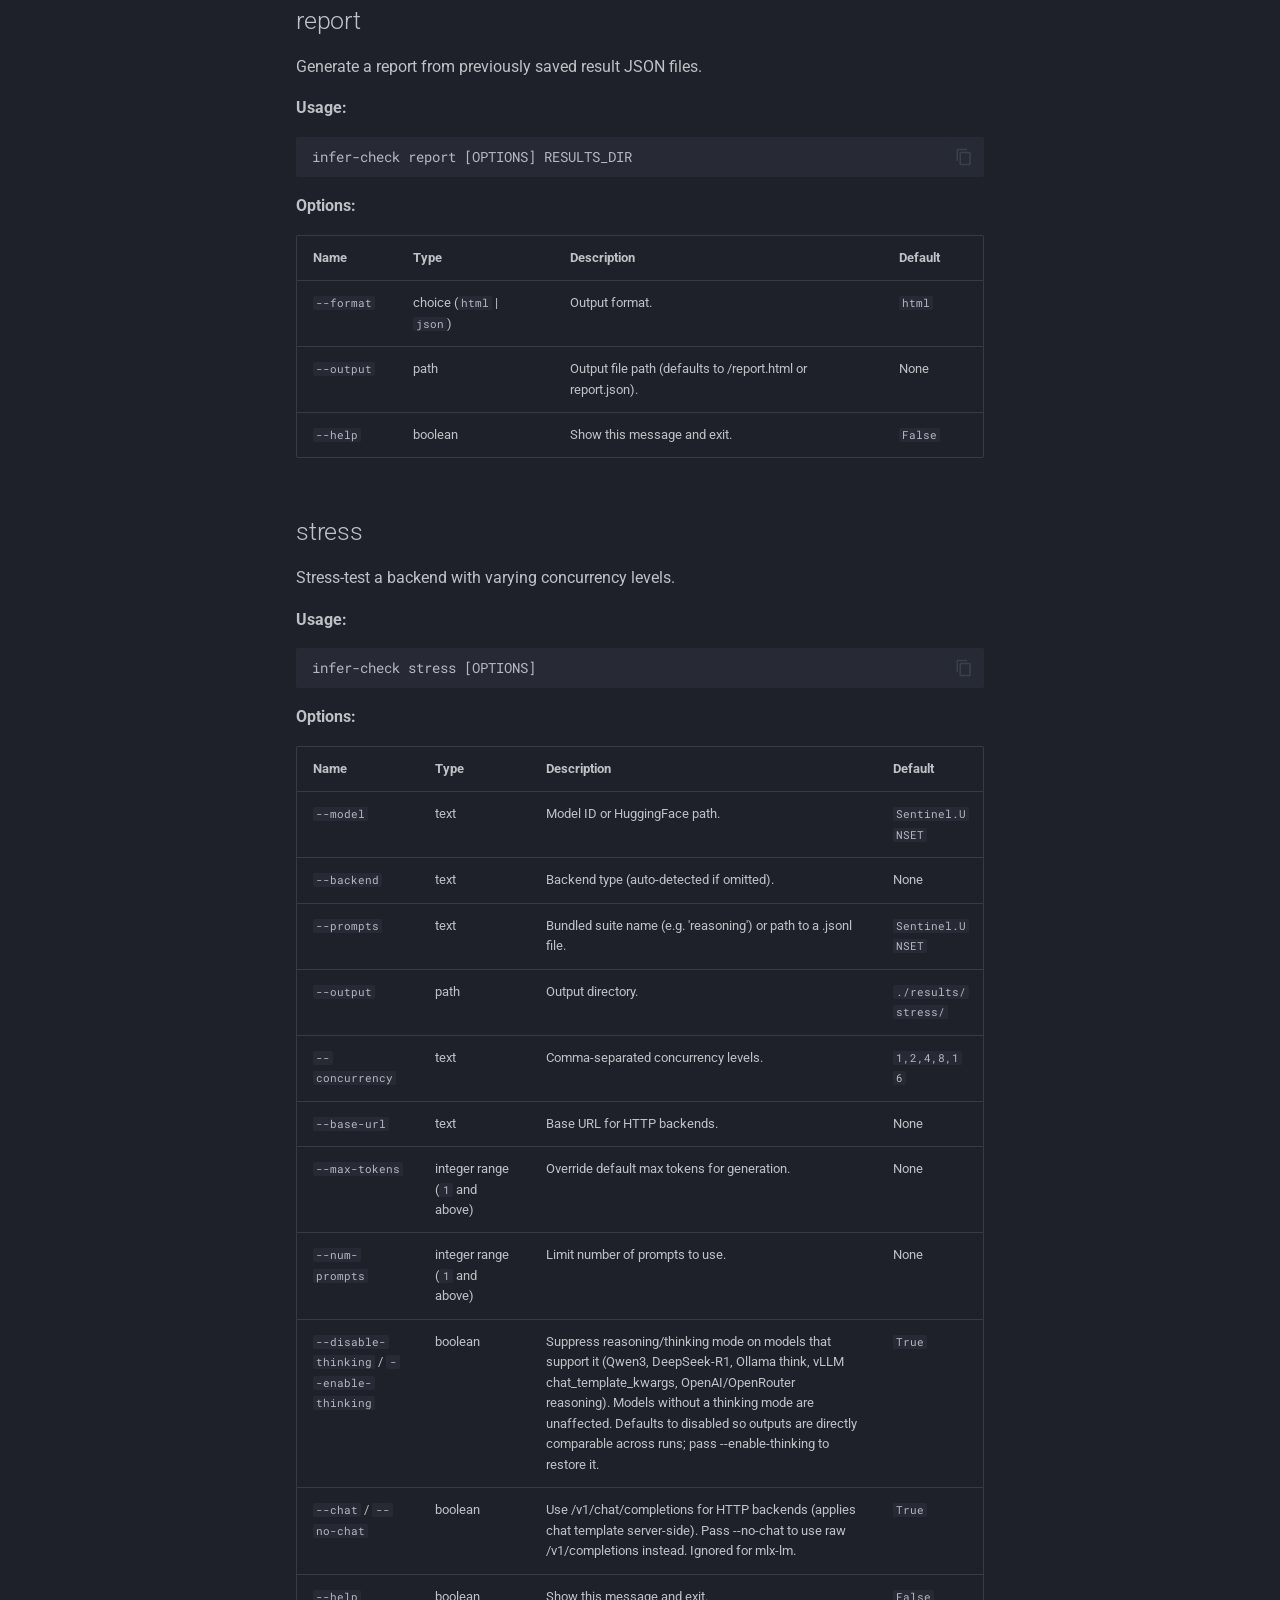
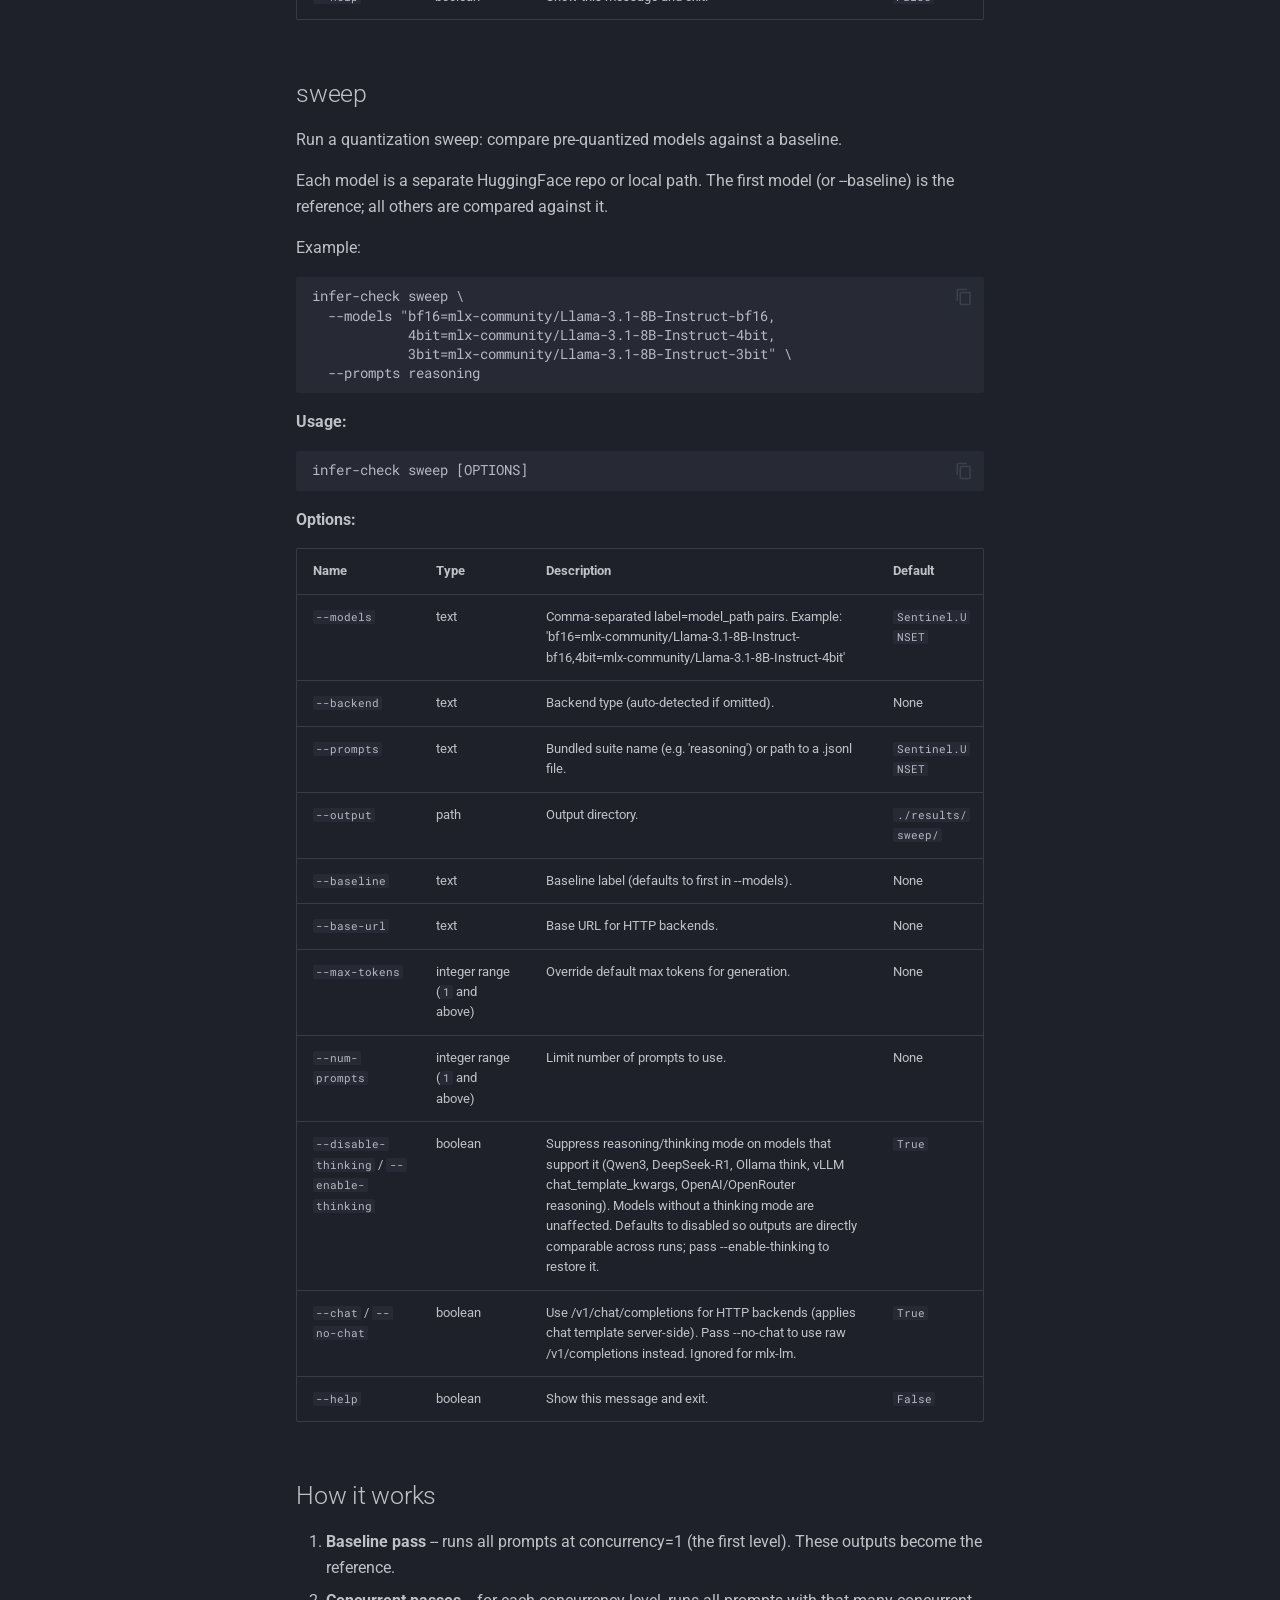
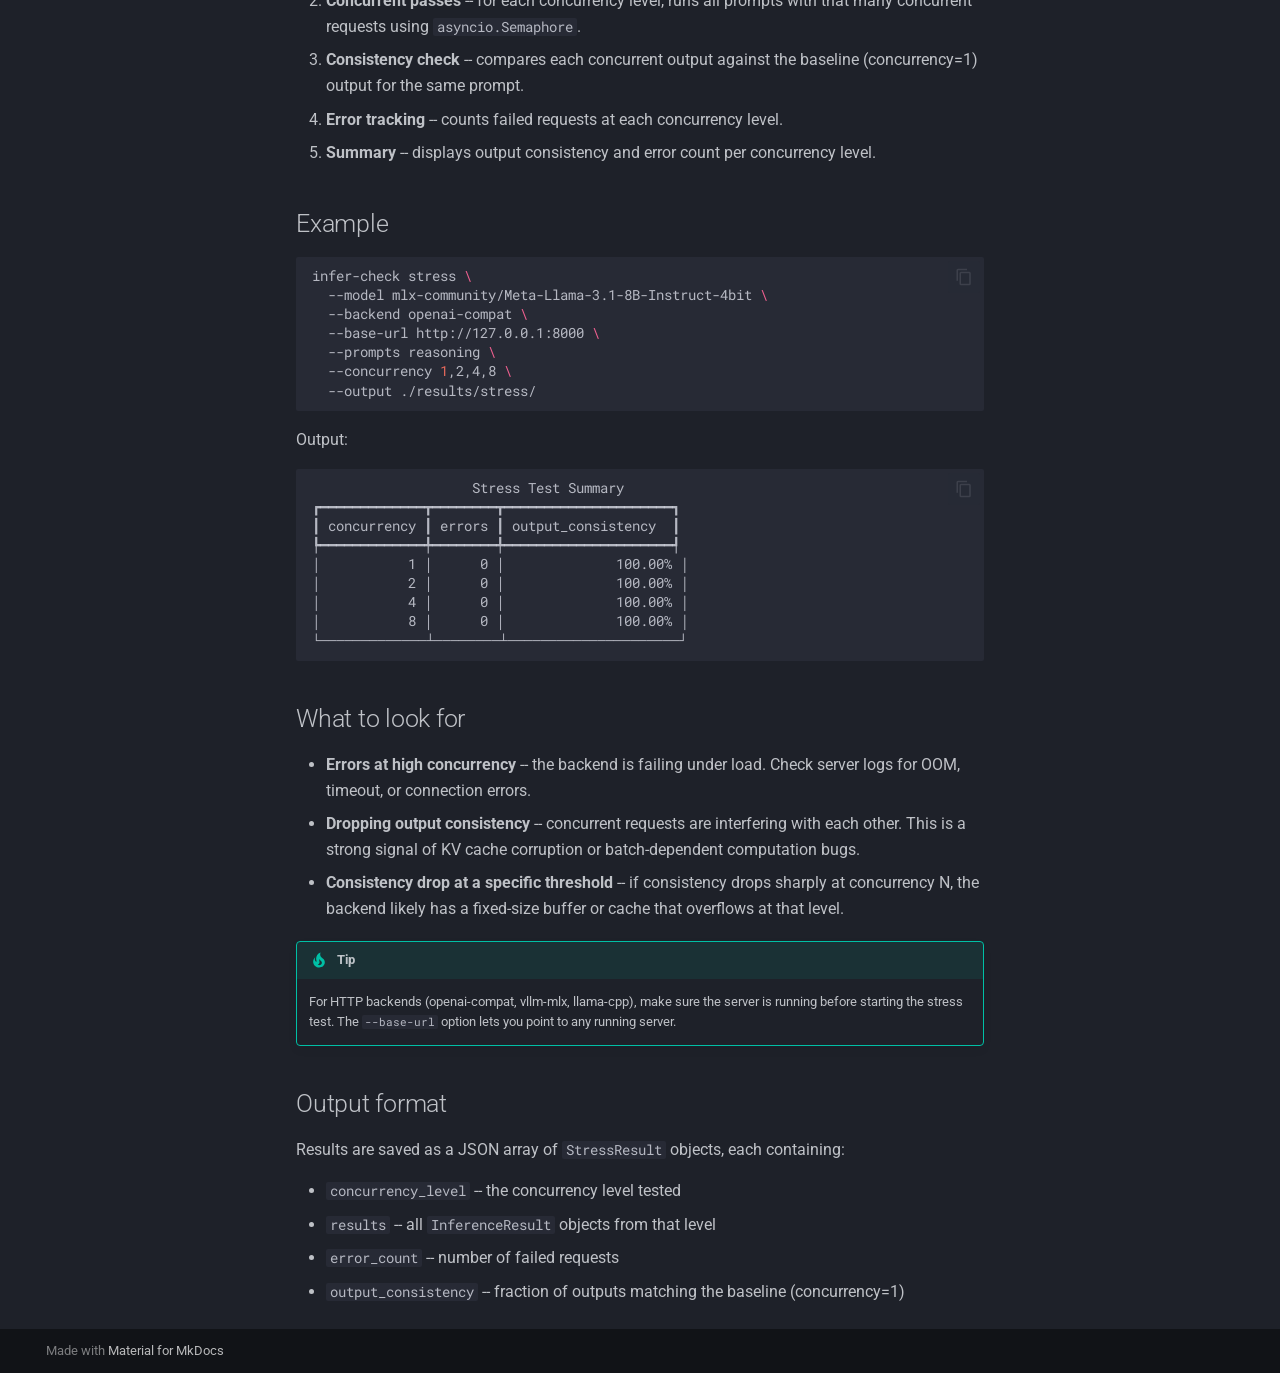
<file: commands/stress/index.html>
<!doctype html>
<html lang="en" class="no-js">
  <head>
    
      <meta charset="utf-8">
      <meta name="viewport" content="width=device-width,initial-scale=1">
      
        <meta name="description" content="Cross-backend differential testing for LLM inference correctness">
      
      
      
        <link rel="canonical" href="https://nullpointerdepressivedisorder.github.io/infer-check/commands/stress/">
      
      
        <link rel="prev" href="../determinism/">
      
      
        <link rel="next" href="../report/">
      
      
        
      
      
      <link rel="icon" href="../../assets/images/favicon.png">
      <meta name="generator" content="mkdocs-1.6.1, mkdocs-material-9.7.6">
    
    
      
        <title>stress - infer-check</title>
      
    
    
      <link rel="stylesheet" href="../../assets/stylesheets/main.484c7ddc.min.css">
      
        
        <link rel="stylesheet" href="../../assets/stylesheets/palette.ab4e12ef.min.css">
      
      


    
    
      
    
    
      
        
        
        <link rel="preconnect" href="https://fonts.gstatic.com" crossorigin>
        <link rel="stylesheet" href="https://fonts.googleapis.com/css?family=Roboto:300,300i,400,400i,700,700i%7CRoboto+Mono:400,400i,700,700i&display=fallback">
        <style>:root{--md-text-font:"Roboto";--md-code-font:"Roboto Mono"}</style>
      
    
    
      <link rel="stylesheet" href="../../stylesheets/extra.css">
    
    <script>__md_scope=new URL("../..",location),__md_hash=e=>[...e].reduce(((e,_)=>(e<<5)-e+_.charCodeAt(0)),0),__md_get=(e,_=localStorage,t=__md_scope)=>JSON.parse(_.getItem(t.pathname+"."+e)),__md_set=(e,_,t=localStorage,a=__md_scope)=>{try{t.setItem(a.pathname+"."+e,JSON.stringify(_))}catch(e){}}</script>
    
      

    
    
  </head>
  
  
    
    
      
    
    
    
    
    <body dir="ltr" data-md-color-scheme="slate" data-md-color-primary="custom" data-md-color-accent="indigo">
  
    
    <input class="md-toggle" data-md-toggle="drawer" type="checkbox" id="__drawer" autocomplete="off">
    <input class="md-toggle" data-md-toggle="search" type="checkbox" id="__search" autocomplete="off">
    <label class="md-overlay" for="__drawer"></label>
    <div data-md-component="skip">
      
        
        <a href="#stress" class="md-skip">
          Skip to content
        </a>
      
    </div>
    <div data-md-component="announce">
      
    </div>
    
    
      

  

<header class="md-header md-header--shadow" data-md-component="header">
  <nav class="md-header__inner md-grid" aria-label="Header">
    <a href="../.." title="infer-check" class="md-header__button md-logo" aria-label="infer-check" data-md-component="logo">
      
  
  <svg xmlns="http://www.w3.org/2000/svg" viewBox="0 0 24 24"><path d="M12 8a3 3 0 0 0 3-3 3 3 0 0 0-3-3 3 3 0 0 0-3 3 3 3 0 0 0 3 3m0 3.54C9.64 9.35 6.5 8 3 8v11c3.5 0 6.64 1.35 9 3.54 2.36-2.19 5.5-3.54 9-3.54V8c-3.5 0-6.64 1.35-9 3.54"/></svg>

    </a>
    <label class="md-header__button md-icon" for="__drawer">
      
      <svg xmlns="http://www.w3.org/2000/svg" viewBox="0 0 24 24"><path d="M3 6h18v2H3zm0 5h18v2H3zm0 5h18v2H3z"/></svg>
    </label>
    <div class="md-header__title" data-md-component="header-title">
      <div class="md-header__ellipsis">
        <div class="md-header__topic">
          <span class="md-ellipsis">
            infer-check
          </span>
        </div>
        <div class="md-header__topic" data-md-component="header-topic">
          <span class="md-ellipsis">
            
              stress
            
          </span>
        </div>
      </div>
    </div>
    
      
        <form class="md-header__option" data-md-component="palette">
  
    
    
    
    <input class="md-option" data-md-color-media="" data-md-color-scheme="slate" data-md-color-primary="custom" data-md-color-accent="indigo"  aria-label="Switch to light mode"  type="radio" name="__palette" id="__palette_0">
    
      <label class="md-header__button md-icon" title="Switch to light mode" for="__palette_1" hidden>
        <svg xmlns="http://www.w3.org/2000/svg" viewBox="0 0 24 24"><path d="M12 18c-.89 0-1.74-.2-2.5-.55C11.56 16.5 13 14.42 13 12s-1.44-4.5-3.5-5.45C10.26 6.2 11.11 6 12 6a6 6 0 0 1 6 6 6 6 0 0 1-6 6m8-9.31V4h-4.69L12 .69 8.69 4H4v4.69L.69 12 4 15.31V20h4.69L12 23.31 15.31 20H20v-4.69L23.31 12z"/></svg>
      </label>
    
  
    
    
    
    <input class="md-option" data-md-color-media="" data-md-color-scheme="default" data-md-color-primary="custom" data-md-color-accent="indigo"  aria-label="Switch to dark mode"  type="radio" name="__palette" id="__palette_1">
    
      <label class="md-header__button md-icon" title="Switch to dark mode" for="__palette_0" hidden>
        <svg xmlns="http://www.w3.org/2000/svg" viewBox="0 0 24 24"><path d="M12 8a4 4 0 0 0-4 4 4 4 0 0 0 4 4 4 4 0 0 0 4-4 4 4 0 0 0-4-4m0 10a6 6 0 0 1-6-6 6 6 0 0 1 6-6 6 6 0 0 1 6 6 6 6 0 0 1-6 6m8-9.31V4h-4.69L12 .69 8.69 4H4v4.69L.69 12 4 15.31V20h4.69L12 23.31 15.31 20H20v-4.69L23.31 12z"/></svg>
      </label>
    
  
</form>
      
    
    
      <script>var palette=__md_get("__palette");if(palette&&palette.color){if("(prefers-color-scheme)"===palette.color.media){var media=matchMedia("(prefers-color-scheme: light)"),input=document.querySelector(media.matches?"[data-md-color-media='(prefers-color-scheme: light)']":"[data-md-color-media='(prefers-color-scheme: dark)']");palette.color.media=input.getAttribute("data-md-color-media"),palette.color.scheme=input.getAttribute("data-md-color-scheme"),palette.color.primary=input.getAttribute("data-md-color-primary"),palette.color.accent=input.getAttribute("data-md-color-accent")}for(var[key,value]of Object.entries(palette.color))document.body.setAttribute("data-md-color-"+key,value)}</script>
    
    
    
      
      
        <label class="md-header__button md-icon" for="__search">
          
          <svg xmlns="http://www.w3.org/2000/svg" viewBox="0 0 24 24"><path d="M9.5 3A6.5 6.5 0 0 1 16 9.5c0 1.61-.59 3.09-1.56 4.23l.27.27h.79l5 5-1.5 1.5-5-5v-.79l-.27-.27A6.52 6.52 0 0 1 9.5 16 6.5 6.5 0 0 1 3 9.5 6.5 6.5 0 0 1 9.5 3m0 2C7 5 5 7 5 9.5S7 14 9.5 14 14 12 14 9.5 12 5 9.5 5"/></svg>
        </label>
        <div class="md-search" data-md-component="search" role="dialog">
  <label class="md-search__overlay" for="__search"></label>
  <div class="md-search__inner" role="search">
    <form class="md-search__form" name="search">
      <input type="text" class="md-search__input" name="query" aria-label="Search" placeholder="Search" autocapitalize="off" autocorrect="off" autocomplete="off" spellcheck="false" data-md-component="search-query" required>
      <label class="md-search__icon md-icon" for="__search">
        
        <svg xmlns="http://www.w3.org/2000/svg" viewBox="0 0 24 24"><path d="M9.5 3A6.5 6.5 0 0 1 16 9.5c0 1.61-.59 3.09-1.56 4.23l.27.27h.79l5 5-1.5 1.5-5-5v-.79l-.27-.27A6.52 6.52 0 0 1 9.5 16 6.5 6.5 0 0 1 3 9.5 6.5 6.5 0 0 1 9.5 3m0 2C7 5 5 7 5 9.5S7 14 9.5 14 14 12 14 9.5 12 5 9.5 5"/></svg>
        
        <svg xmlns="http://www.w3.org/2000/svg" viewBox="0 0 24 24"><path d="M20 11v2H8l5.5 5.5-1.42 1.42L4.16 12l7.92-7.92L13.5 5.5 8 11z"/></svg>
      </label>
      <nav class="md-search__options" aria-label="Search">
        
        <button type="reset" class="md-search__icon md-icon" title="Clear" aria-label="Clear" tabindex="-1">
          
          <svg xmlns="http://www.w3.org/2000/svg" viewBox="0 0 24 24"><path d="M19 6.41 17.59 5 12 10.59 6.41 5 5 6.41 10.59 12 5 17.59 6.41 19 12 13.41 17.59 19 19 17.59 13.41 12z"/></svg>
        </button>
      </nav>
      
    </form>
    <div class="md-search__output">
      <div class="md-search__scrollwrap" tabindex="0" data-md-scrollfix>
        <div class="md-search-result" data-md-component="search-result">
          <div class="md-search-result__meta">
            Initializing search
          </div>
          <ol class="md-search-result__list" role="presentation"></ol>
        </div>
      </div>
    </div>
  </div>
</div>
      
    
    
      <div class="md-header__source">
        <a href="https://github.com/NullPointerDepressiveDisorder/infer-check" title="Go to repository" class="md-source" data-md-component="source">
  <div class="md-source__icon md-icon">
    
    <svg xmlns="http://www.w3.org/2000/svg" viewBox="0 0 448 512"><!--! Font Awesome Free 7.1.0 by @fontawesome - https://fontawesome.com License - https://fontawesome.com/license/free (Icons: CC BY 4.0, Fonts: SIL OFL 1.1, Code: MIT License) Copyright 2025 Fonticons, Inc.--><path d="M439.6 236.1 244 40.5c-5.4-5.5-12.8-8.5-20.4-8.5s-15 3-20.4 8.4L162.5 81l51.5 51.5c27.1-9.1 52.7 16.8 43.4 43.7l49.7 49.7c34.2-11.8 61.2 31 35.5 56.7-26.5 26.5-70.2-2.9-56-37.3L240.3 199v121.9c25.3 12.5 22.3 41.8 9.1 55-6.4 6.4-15.2 10.1-24.3 10.1s-17.8-3.6-24.3-10.1c-17.6-17.6-11.1-46.9 11.2-56v-123c-20.8-8.5-24.6-30.7-18.6-45L142.6 101 8.5 235.1C3 240.6 0 247.9 0 255.5s3 15 8.5 20.4l195.6 195.7c5.4 5.4 12.7 8.4 20.4 8.4s15-3 20.4-8.4l194.7-194.7c5.4-5.4 8.4-12.8 8.4-20.4s-3-15-8.4-20.4"/></svg>
  </div>
  <div class="md-source__repository">
    infer-check
  </div>
</a>
      </div>
    
  </nav>
  
</header>
    
    <div class="md-container" data-md-component="container">
      
      
        
          
        
      
      <main class="md-main" data-md-component="main">
        <div class="md-main__inner md-grid">
          
            
              
              <div class="md-sidebar md-sidebar--primary" data-md-component="sidebar" data-md-type="navigation" >
                <div class="md-sidebar__scrollwrap">
                  <div class="md-sidebar__inner">
                    



<nav class="md-nav md-nav--primary" aria-label="Navigation" data-md-level="0">
  <label class="md-nav__title" for="__drawer">
    <a href="../.." title="infer-check" class="md-nav__button md-logo" aria-label="infer-check" data-md-component="logo">
      
  
  <svg xmlns="http://www.w3.org/2000/svg" viewBox="0 0 24 24"><path d="M12 8a3 3 0 0 0 3-3 3 3 0 0 0-3-3 3 3 0 0 0-3 3 3 3 0 0 0 3 3m0 3.54C9.64 9.35 6.5 8 3 8v11c3.5 0 6.64 1.35 9 3.54 2.36-2.19 5.5-3.54 9-3.54V8c-3.5 0-6.64 1.35-9 3.54"/></svg>

    </a>
    infer-check
  </label>
  
    <div class="md-nav__source">
      <a href="https://github.com/NullPointerDepressiveDisorder/infer-check" title="Go to repository" class="md-source" data-md-component="source">
  <div class="md-source__icon md-icon">
    
    <svg xmlns="http://www.w3.org/2000/svg" viewBox="0 0 448 512"><!--! Font Awesome Free 7.1.0 by @fontawesome - https://fontawesome.com License - https://fontawesome.com/license/free (Icons: CC BY 4.0, Fonts: SIL OFL 1.1, Code: MIT License) Copyright 2025 Fonticons, Inc.--><path d="M439.6 236.1 244 40.5c-5.4-5.5-12.8-8.5-20.4-8.5s-15 3-20.4 8.4L162.5 81l51.5 51.5c27.1-9.1 52.7 16.8 43.4 43.7l49.7 49.7c34.2-11.8 61.2 31 35.5 56.7-26.5 26.5-70.2-2.9-56-37.3L240.3 199v121.9c25.3 12.5 22.3 41.8 9.1 55-6.4 6.4-15.2 10.1-24.3 10.1s-17.8-3.6-24.3-10.1c-17.6-17.6-11.1-46.9 11.2-56v-123c-20.8-8.5-24.6-30.7-18.6-45L142.6 101 8.5 235.1C3 240.6 0 247.9 0 255.5s3 15 8.5 20.4l195.6 195.7c5.4 5.4 12.7 8.4 20.4 8.4s15-3 20.4-8.4l194.7-194.7c5.4-5.4 8.4-12.8 8.4-20.4s-3-15-8.4-20.4"/></svg>
  </div>
  <div class="md-source__repository">
    infer-check
  </div>
</a>
    </div>
  
  <ul class="md-nav__list" data-md-scrollfix>
    
      
      
  
  
  
  
    <li class="md-nav__item">
      <a href="../.." class="md-nav__link">
        
  
  
  <span class="md-ellipsis">
    
  
    Home
  

    
  </span>
  
  

      </a>
    </li>
  

    
      
      
  
  
  
  
    <li class="md-nav__item">
      <a href="../../getting-started/" class="md-nav__link">
        
  
  
  <span class="md-ellipsis">
    
  
    Getting Started
  

    
  </span>
  
  

      </a>
    </li>
  

    
      
      
  
  
    
  
  
  
    
    
    
    
      
        
        
      
    
    
    <li class="md-nav__item md-nav__item--active md-nav__item--section md-nav__item--nested">
      
        
        
        <input class="md-nav__toggle md-toggle " type="checkbox" id="__nav_3" checked>
        
          
          <label class="md-nav__link" for="__nav_3" id="__nav_3_label" tabindex="">
            
  
  
  <span class="md-ellipsis">
    
  
    Commands
  

    
  </span>
  
  

            <span class="md-nav__icon md-icon"></span>
          </label>
        
        <nav class="md-nav" data-md-level="1" aria-labelledby="__nav_3_label" aria-expanded="true">
          <label class="md-nav__title" for="__nav_3">
            <span class="md-nav__icon md-icon"></span>
            
  
    Commands
  

          </label>
          <ul class="md-nav__list" data-md-scrollfix>
            
              
                
  
  
  
  
    <li class="md-nav__item">
      <a href="../sweep/" class="md-nav__link">
        
  
  
  <span class="md-ellipsis">
    
  
    sweep
  

    
  </span>
  
  

      </a>
    </li>
  

              
            
              
                
  
  
  
  
    <li class="md-nav__item">
      <a href="../compare/" class="md-nav__link">
        
  
  
  <span class="md-ellipsis">
    
  
    compare
  

    
  </span>
  
  

      </a>
    </li>
  

              
            
              
                
  
  
  
  
    <li class="md-nav__item">
      <a href="../diff/" class="md-nav__link">
        
  
  
  <span class="md-ellipsis">
    
  
    diff
  

    
  </span>
  
  

      </a>
    </li>
  

              
            
              
                
  
  
  
  
    <li class="md-nav__item">
      <a href="../determinism/" class="md-nav__link">
        
  
  
  <span class="md-ellipsis">
    
  
    determinism
  

    
  </span>
  
  

      </a>
    </li>
  

              
            
              
                
  
  
    
  
  
  
    <li class="md-nav__item md-nav__item--active">
      
      <input class="md-nav__toggle md-toggle" type="checkbox" id="__toc">
      
      
        
      
      
        <label class="md-nav__link md-nav__link--active" for="__toc">
          
  
  
  <span class="md-ellipsis">
    
  
    stress
  

    
  </span>
  
  

          <span class="md-nav__icon md-icon"></span>
        </label>
      
      <a href="./" class="md-nav__link md-nav__link--active">
        
  
  
  <span class="md-ellipsis">
    
  
    stress
  

    
  </span>
  
  

      </a>
      
        

<nav class="md-nav md-nav--secondary" aria-label="Table of contents">
  
  
  
    
  
  
    <label class="md-nav__title" for="__toc">
      <span class="md-nav__icon md-icon"></span>
      Table of contents
    </label>
    <ul class="md-nav__list" data-md-component="toc" data-md-scrollfix>
      
        <li class="md-nav__item">
  <a href="#cli-reference" class="md-nav__link">
    <span class="md-ellipsis">
      
        CLI Reference
      
    </span>
  </a>
  
</li>
      
    </ul>
  
</nav>
      
    </li>
  

              
            
              
                
  
  
  
  
    <li class="md-nav__item">
      <a href="../report/" class="md-nav__link">
        
  
  
  <span class="md-ellipsis">
    
  
    report
  

    
  </span>
  
  

      </a>
    </li>
  

              
            
          </ul>
        </nav>
      
    </li>
  

    
      
      
  
  
  
  
    <li class="md-nav__item">
      <a href="../../backends/" class="md-nav__link">
        
  
  
  <span class="md-ellipsis">
    
  
    Backends
  

    
  </span>
  
  

      </a>
    </li>
  

    
      
      
  
  
  
  
    <li class="md-nav__item">
      <a href="../../interpreting-results/" class="md-nav__link">
        
  
  
  <span class="md-ellipsis">
    
  
    Interpreting Results
  

    
  </span>
  
  

      </a>
    </li>
  

    
  </ul>
</nav>
                  </div>
                </div>
              </div>
            
            
              
              <div class="md-sidebar md-sidebar--secondary" data-md-component="sidebar" data-md-type="toc" >
                <div class="md-sidebar__scrollwrap">
                  <div class="md-sidebar__inner">
                    

<nav class="md-nav md-nav--secondary" aria-label="Table of contents">
  
  
  
    
  
  
    <label class="md-nav__title" for="__toc">
      <span class="md-nav__icon md-icon"></span>
      Table of contents
    </label>
    <ul class="md-nav__list" data-md-component="toc" data-md-scrollfix>
      
        <li class="md-nav__item">
  <a href="#cli-reference" class="md-nav__link">
    <span class="md-ellipsis">
      
        CLI Reference
      
    </span>
  </a>
  
</li>
      
    </ul>
  
</nav>
                  </div>
                </div>
              </div>
            
          
          
            <div class="md-content" data-md-component="content">
              
              <article class="md-content__inner md-typeset">
                
                  


  
  


<h1 id="stress">stress</h1>
<p>Stress-test a backend with varying concurrency levels. Tests whether concurrent requests cause output divergence, KV cache corruption, or errors.</p>
<h2 id="cli-reference">CLI Reference</h2>
<h1 id="infer-check">infer-check</h1>
<p>infer-check: correctness and reliability testing for LLM inference engines.</p>
<p><strong>Usage:</strong></p>
<div class="highlight"><pre><span></span><code><a id="__codelineno-0-1" name="__codelineno-0-1" href="#__codelineno-0-1"></a>infer-check [OPTIONS] COMMAND [ARGS]...
</code></pre></div>
<p><strong>Options:</strong></p>
<table>
<thead>
<tr>
<th>Name</th>
<th>Type</th>
<th>Description</th>
<th>Default</th>
</tr>
</thead>
<tbody>
<tr>
<td><code>--version</code></td>
<td>boolean</td>
<td>Show the version and exit.</td>
<td><code>False</code></td>
</tr>
<tr>
<td><code>--max-tokens</code></td>
<td>integer</td>
<td>Default max tokens for generation (applies to all prompts unless they specify their own).</td>
<td><code>1024</code></td>
</tr>
<tr>
<td><code>--num-prompts</code></td>
<td>integer range (<code>1</code> and above)</td>
<td>Limit the number of prompts to use from a suite; if omitted, all prompts are used.</td>
<td>None</td>
</tr>
<tr>
<td><code>--help</code></td>
<td>boolean</td>
<td>Show this message and exit.</td>
<td><code>False</code></td>
</tr>
</tbody>
</table>
<h2 id="compare">compare</h2>
<p>Compare two quantizations of the same model.</p>
<p>MODEL_A and MODEL_B are model specs — HuggingFace repos, Ollama tags,
or local GGUF paths.  The backend is auto-detected from the identifier,
or you can use an explicit prefix (ollama:, mlx:, gguf:, vllm-mlx:).</p>
<p>Examples:
    # Two MLX quants
    infer-check compare \
      mlx-community/Llama-3.1-8B-Instruct-4bit \
      mlx-community/Llama-3.1-8B-Instruct-8bit</p>
<div class="highlight"><pre><span></span><code># MLX native vs Ollama GGUF
infer-check compare \
  mlx-community/Llama-3.1-8B-Instruct-4bit \
  ollama:llama3.1:8b-instruct-q4_K_M

# Bartowski GGUF vs Unsloth GGUF (both via Ollama)
infer-check compare \
  ollama:bartowski/Llama-3.1-8B-Instruct-GGUF \
  ollama:unsloth/Llama-3.1-8B-Instruct-GGUF
</code></pre></div>
<p><strong>Usage:</strong></p>
<div class="highlight"><pre><span></span><code><a id="__codelineno-1-1" name="__codelineno-1-1" href="#__codelineno-1-1"></a>infer-check compare [OPTIONS] MODEL_A MODEL_B
</code></pre></div>
<p><strong>Options:</strong></p>
<table>
<thead>
<tr>
<th>Name</th>
<th>Type</th>
<th>Description</th>
<th>Default</th>
</tr>
</thead>
<tbody>
<tr>
<td><code>--prompts</code></td>
<td>text</td>
<td>Bundled suite name (e.g. 'reasoning') or path to a .jsonl file.</td>
<td><code>adversarial-numerics</code></td>
</tr>
<tr>
<td><code>--output</code></td>
<td>path</td>
<td>Output directory.</td>
<td><code>./results/compare/</code></td>
</tr>
<tr>
<td><code>--base-url</code></td>
<td>text</td>
<td>Base URL override for HTTP backends. Applied to both models unless they resolve to mlx-lm.</td>
<td>None</td>
</tr>
<tr>
<td><code>--label-a</code></td>
<td>text</td>
<td>Custom label for model A (defaults to auto-derived short name).</td>
<td>None</td>
</tr>
<tr>
<td><code>--label-b</code></td>
<td>text</td>
<td>Custom label for model B (defaults to auto-derived short name).</td>
<td>None</td>
</tr>
<tr>
<td><code>--report</code> / <code>--no-report</code></td>
<td>boolean</td>
<td>Generate an HTML comparison report after the run.</td>
<td><code>True</code></td>
</tr>
<tr>
<td><code>--max-tokens</code></td>
<td>integer range (<code>1</code> and above)</td>
<td>Override default max tokens for generation.</td>
<td>None</td>
</tr>
<tr>
<td><code>--num-prompts</code></td>
<td>integer range (<code>1</code> and above)</td>
<td>Limit number of prompts to use.</td>
<td>None</td>
</tr>
<tr>
<td><code>--disable-thinking</code> / <code>--enable-thinking</code></td>
<td>boolean</td>
<td>Suppress reasoning/thinking mode on models that support it (Qwen3, DeepSeek-R1, Ollama think, vLLM chat_template_kwargs, OpenAI/OpenRouter reasoning). Models without a thinking mode are unaffected. Defaults to disabled so outputs are directly comparable across runs; pass --enable-thinking to restore it.</td>
<td><code>True</code></td>
</tr>
<tr>
<td><code>--chat</code> / <code>--no-chat</code></td>
<td>boolean</td>
<td>Use /v1/chat/completions for HTTP backends (applies chat template server-side). Pass --no-chat to use raw /v1/completions instead. Ignored for mlx-lm.</td>
<td><code>True</code></td>
</tr>
<tr>
<td><code>--help</code></td>
<td>boolean</td>
<td>Show this message and exit.</td>
<td><code>False</code></td>
</tr>
</tbody>
</table>
<h2 id="determinism">determinism</h2>
<p>Test whether a backend produces identical outputs across repeated runs at temperature=0.</p>
<p><strong>Usage:</strong></p>
<div class="highlight"><pre><span></span><code><a id="__codelineno-2-1" name="__codelineno-2-1" href="#__codelineno-2-1"></a>infer-check determinism [OPTIONS]
</code></pre></div>
<p><strong>Options:</strong></p>
<table>
<thead>
<tr>
<th>Name</th>
<th>Type</th>
<th>Description</th>
<th>Default</th>
</tr>
</thead>
<tbody>
<tr>
<td><code>--model</code></td>
<td>text</td>
<td>Model ID or HuggingFace path.</td>
<td><code>Sentinel.UNSET</code></td>
</tr>
<tr>
<td><code>--backend</code></td>
<td>text</td>
<td>Backend type (auto-detected if omitted).</td>
<td>None</td>
</tr>
<tr>
<td><code>--prompts</code></td>
<td>text</td>
<td>Bundled suite name (e.g. 'reasoning') or path to a .jsonl file.</td>
<td><code>Sentinel.UNSET</code></td>
</tr>
<tr>
<td><code>--output</code></td>
<td>path</td>
<td>Output directory.</td>
<td><code>./results/determinism/</code></td>
</tr>
<tr>
<td><code>--runs</code></td>
<td>integer</td>
<td>Number of runs per prompt.</td>
<td><code>100</code></td>
</tr>
<tr>
<td><code>--base-url</code></td>
<td>text</td>
<td>Base URL for HTTP backends.</td>
<td>None</td>
</tr>
<tr>
<td><code>--max-tokens</code></td>
<td>integer range (<code>1</code> and above)</td>
<td>Override default max tokens for generation.</td>
<td>None</td>
</tr>
<tr>
<td><code>--num-prompts</code></td>
<td>integer range (<code>1</code> and above)</td>
<td>Limit number of prompts to use.</td>
<td>None</td>
</tr>
<tr>
<td><code>--disable-thinking</code> / <code>--enable-thinking</code></td>
<td>boolean</td>
<td>Suppress reasoning/thinking mode on models that support it (Qwen3, DeepSeek-R1, Ollama think, vLLM chat_template_kwargs, OpenAI/OpenRouter reasoning). Models without a thinking mode are unaffected. Defaults to disabled so outputs are directly comparable across runs; pass --enable-thinking to restore it.</td>
<td><code>True</code></td>
</tr>
<tr>
<td><code>--chat</code> / <code>--no-chat</code></td>
<td>boolean</td>
<td>Use /v1/chat/completions for HTTP backends (applies chat template server-side). Pass --no-chat to use raw /v1/completions instead. Ignored for mlx-lm.</td>
<td><code>True</code></td>
</tr>
<tr>
<td><code>--help</code></td>
<td>boolean</td>
<td>Show this message and exit.</td>
<td><code>False</code></td>
</tr>
</tbody>
</table>
<h2 id="diff">diff</h2>
<p>Compare outputs across different backends for the same model and prompts.</p>
<p><strong>Usage:</strong></p>
<div class="highlight"><pre><span></span><code><a id="__codelineno-3-1" name="__codelineno-3-1" href="#__codelineno-3-1"></a>infer-check diff [OPTIONS]
</code></pre></div>
<p><strong>Options:</strong></p>
<table>
<thead>
<tr>
<th>Name</th>
<th>Type</th>
<th>Description</th>
<th>Default</th>
</tr>
</thead>
<tbody>
<tr>
<td><code>--model</code></td>
<td>text</td>
<td>Model ID or HuggingFace path.</td>
<td><code>Sentinel.UNSET</code></td>
</tr>
<tr>
<td><code>--backends</code></td>
<td>text</td>
<td>Comma-separated backend names, e.g. 'mlx-lm,llama-cpp'. First is baseline.</td>
<td><code>Sentinel.UNSET</code></td>
</tr>
<tr>
<td><code>--prompts</code></td>
<td>text</td>
<td>Bundled suite name (e.g. 'reasoning') or path to a .jsonl file.</td>
<td><code>Sentinel.UNSET</code></td>
</tr>
<tr>
<td><code>--output</code></td>
<td>path</td>
<td>Output directory.</td>
<td><code>./results/diff/</code></td>
</tr>
<tr>
<td><code>--quant</code></td>
<td>text</td>
<td>Quantization level applied to all backends.</td>
<td>None</td>
</tr>
<tr>
<td><code>--base-urls</code></td>
<td>text</td>
<td>Comma-separated base URLs for HTTP backends (positionally matched to --backends).</td>
<td>None</td>
</tr>
<tr>
<td><code>--max-tokens</code></td>
<td>integer range (<code>1</code> and above)</td>
<td>Override default max tokens for generation.</td>
<td>None</td>
</tr>
<tr>
<td><code>--num-prompts</code></td>
<td>integer range (<code>1</code> and above)</td>
<td>Limit number of prompts to use.</td>
<td>None</td>
</tr>
<tr>
<td><code>--disable-thinking</code> / <code>--enable-thinking</code></td>
<td>boolean</td>
<td>Suppress reasoning/thinking mode on models that support it (Qwen3, DeepSeek-R1, Ollama think, vLLM chat_template_kwargs, OpenAI/OpenRouter reasoning). Models without a thinking mode are unaffected. Defaults to disabled so outputs are directly comparable across runs; pass --enable-thinking to restore it.</td>
<td><code>True</code></td>
</tr>
<tr>
<td><code>--chat</code> / <code>--no-chat</code></td>
<td>boolean</td>
<td>Use /v1/chat/completions for HTTP backends (applies chat template server-side). Pass --no-chat to use raw /v1/completions instead. Ignored for mlx-lm.</td>
<td><code>True</code></td>
</tr>
<tr>
<td><code>--help</code></td>
<td>boolean</td>
<td>Show this message and exit.</td>
<td><code>False</code></td>
</tr>
</tbody>
</table>
<h2 id="report">report</h2>
<p>Generate a report from previously saved result JSON files.</p>
<p><strong>Usage:</strong></p>
<div class="highlight"><pre><span></span><code><a id="__codelineno-4-1" name="__codelineno-4-1" href="#__codelineno-4-1"></a>infer-check report [OPTIONS] RESULTS_DIR
</code></pre></div>
<p><strong>Options:</strong></p>
<table>
<thead>
<tr>
<th>Name</th>
<th>Type</th>
<th>Description</th>
<th>Default</th>
</tr>
</thead>
<tbody>
<tr>
<td><code>--format</code></td>
<td>choice (<code>html</code> &#x7C; <code>json</code>)</td>
<td>Output format.</td>
<td><code>html</code></td>
</tr>
<tr>
<td><code>--output</code></td>
<td>path</td>
<td>Output file path (defaults to <results_dir>/report.html or report.json).</td>
<td>None</td>
</tr>
<tr>
<td><code>--help</code></td>
<td>boolean</td>
<td>Show this message and exit.</td>
<td><code>False</code></td>
</tr>
</tbody>
</table>
<h2 id="stress_1">stress</h2>
<p>Stress-test a backend with varying concurrency levels.</p>
<p><strong>Usage:</strong></p>
<div class="highlight"><pre><span></span><code><a id="__codelineno-5-1" name="__codelineno-5-1" href="#__codelineno-5-1"></a>infer-check stress [OPTIONS]
</code></pre></div>
<p><strong>Options:</strong></p>
<table>
<thead>
<tr>
<th>Name</th>
<th>Type</th>
<th>Description</th>
<th>Default</th>
</tr>
</thead>
<tbody>
<tr>
<td><code>--model</code></td>
<td>text</td>
<td>Model ID or HuggingFace path.</td>
<td><code>Sentinel.UNSET</code></td>
</tr>
<tr>
<td><code>--backend</code></td>
<td>text</td>
<td>Backend type (auto-detected if omitted).</td>
<td>None</td>
</tr>
<tr>
<td><code>--prompts</code></td>
<td>text</td>
<td>Bundled suite name (e.g. 'reasoning') or path to a .jsonl file.</td>
<td><code>Sentinel.UNSET</code></td>
</tr>
<tr>
<td><code>--output</code></td>
<td>path</td>
<td>Output directory.</td>
<td><code>./results/stress/</code></td>
</tr>
<tr>
<td><code>--concurrency</code></td>
<td>text</td>
<td>Comma-separated concurrency levels.</td>
<td><code>1,2,4,8,16</code></td>
</tr>
<tr>
<td><code>--base-url</code></td>
<td>text</td>
<td>Base URL for HTTP backends.</td>
<td>None</td>
</tr>
<tr>
<td><code>--max-tokens</code></td>
<td>integer range (<code>1</code> and above)</td>
<td>Override default max tokens for generation.</td>
<td>None</td>
</tr>
<tr>
<td><code>--num-prompts</code></td>
<td>integer range (<code>1</code> and above)</td>
<td>Limit number of prompts to use.</td>
<td>None</td>
</tr>
<tr>
<td><code>--disable-thinking</code> / <code>--enable-thinking</code></td>
<td>boolean</td>
<td>Suppress reasoning/thinking mode on models that support it (Qwen3, DeepSeek-R1, Ollama think, vLLM chat_template_kwargs, OpenAI/OpenRouter reasoning). Models without a thinking mode are unaffected. Defaults to disabled so outputs are directly comparable across runs; pass --enable-thinking to restore it.</td>
<td><code>True</code></td>
</tr>
<tr>
<td><code>--chat</code> / <code>--no-chat</code></td>
<td>boolean</td>
<td>Use /v1/chat/completions for HTTP backends (applies chat template server-side). Pass --no-chat to use raw /v1/completions instead. Ignored for mlx-lm.</td>
<td><code>True</code></td>
</tr>
<tr>
<td><code>--help</code></td>
<td>boolean</td>
<td>Show this message and exit.</td>
<td><code>False</code></td>
</tr>
</tbody>
</table>
<h2 id="sweep">sweep</h2>
<p>Run a quantization sweep: compare pre-quantized models against a baseline.</p>
<p>Each model is a separate HuggingFace repo or local path. The first model
(or --baseline) is the reference; all others are compared against it.</p>
<p>Example:</p>
<div class="highlight"><pre><span></span><code>infer-check sweep \
  --models &quot;bf16=mlx-community/Llama-3.1-8B-Instruct-bf16,
            4bit=mlx-community/Llama-3.1-8B-Instruct-4bit,
            3bit=mlx-community/Llama-3.1-8B-Instruct-3bit&quot; \
  --prompts reasoning
</code></pre></div>
<p><strong>Usage:</strong></p>
<div class="highlight"><pre><span></span><code><a id="__codelineno-6-1" name="__codelineno-6-1" href="#__codelineno-6-1"></a>infer-check sweep [OPTIONS]
</code></pre></div>
<p><strong>Options:</strong></p>
<table>
<thead>
<tr>
<th>Name</th>
<th>Type</th>
<th>Description</th>
<th>Default</th>
</tr>
</thead>
<tbody>
<tr>
<td><code>--models</code></td>
<td>text</td>
<td>Comma-separated label=model_path pairs. Example: 'bf16=mlx-community/Llama-3.1-8B-Instruct-bf16,4bit=mlx-community/Llama-3.1-8B-Instruct-4bit'</td>
<td><code>Sentinel.UNSET</code></td>
</tr>
<tr>
<td><code>--backend</code></td>
<td>text</td>
<td>Backend type (auto-detected if omitted).</td>
<td>None</td>
</tr>
<tr>
<td><code>--prompts</code></td>
<td>text</td>
<td>Bundled suite name (e.g. 'reasoning') or path to a .jsonl file.</td>
<td><code>Sentinel.UNSET</code></td>
</tr>
<tr>
<td><code>--output</code></td>
<td>path</td>
<td>Output directory.</td>
<td><code>./results/sweep/</code></td>
</tr>
<tr>
<td><code>--baseline</code></td>
<td>text</td>
<td>Baseline label (defaults to first in --models).</td>
<td>None</td>
</tr>
<tr>
<td><code>--base-url</code></td>
<td>text</td>
<td>Base URL for HTTP backends.</td>
<td>None</td>
</tr>
<tr>
<td><code>--max-tokens</code></td>
<td>integer range (<code>1</code> and above)</td>
<td>Override default max tokens for generation.</td>
<td>None</td>
</tr>
<tr>
<td><code>--num-prompts</code></td>
<td>integer range (<code>1</code> and above)</td>
<td>Limit number of prompts to use.</td>
<td>None</td>
</tr>
<tr>
<td><code>--disable-thinking</code> / <code>--enable-thinking</code></td>
<td>boolean</td>
<td>Suppress reasoning/thinking mode on models that support it (Qwen3, DeepSeek-R1, Ollama think, vLLM chat_template_kwargs, OpenAI/OpenRouter reasoning). Models without a thinking mode are unaffected. Defaults to disabled so outputs are directly comparable across runs; pass --enable-thinking to restore it.</td>
<td><code>True</code></td>
</tr>
<tr>
<td><code>--chat</code> / <code>--no-chat</code></td>
<td>boolean</td>
<td>Use /v1/chat/completions for HTTP backends (applies chat template server-side). Pass --no-chat to use raw /v1/completions instead. Ignored for mlx-lm.</td>
<td><code>True</code></td>
</tr>
<tr>
<td><code>--help</code></td>
<td>boolean</td>
<td>Show this message and exit.</td>
<td><code>False</code></td>
</tr>
</tbody>
</table>
<h2 id="how-it-works">How it works</h2>
<ol>
<li><strong>Baseline pass</strong> -- runs all prompts at concurrency=1 (the first level). These outputs become the reference.</li>
<li><strong>Concurrent passes</strong> -- for each concurrency level, runs all prompts with that many concurrent requests using <code>asyncio.Semaphore</code>.</li>
<li><strong>Consistency check</strong> -- compares each concurrent output against the baseline (concurrency=1) output for the same prompt.</li>
<li><strong>Error tracking</strong> -- counts failed requests at each concurrency level.</li>
<li><strong>Summary</strong> -- displays output consistency and error count per concurrency level.</li>
</ol>
<h2 id="example">Example</h2>
<div class="highlight"><pre><span></span><code><a id="__codelineno-7-1" name="__codelineno-7-1" href="#__codelineno-7-1"></a>infer-check<span class="w"> </span>stress<span class="w"> </span><span class="se">\</span>
<a id="__codelineno-7-2" name="__codelineno-7-2" href="#__codelineno-7-2"></a><span class="w">  </span>--model<span class="w"> </span>mlx-community/Meta-Llama-3.1-8B-Instruct-4bit<span class="w"> </span><span class="se">\</span>
<a id="__codelineno-7-3" name="__codelineno-7-3" href="#__codelineno-7-3"></a><span class="w">  </span>--backend<span class="w"> </span>openai-compat<span class="w"> </span><span class="se">\</span>
<a id="__codelineno-7-4" name="__codelineno-7-4" href="#__codelineno-7-4"></a><span class="w">  </span>--base-url<span class="w"> </span>http://127.0.0.1:8000<span class="w"> </span><span class="se">\</span>
<a id="__codelineno-7-5" name="__codelineno-7-5" href="#__codelineno-7-5"></a><span class="w">  </span>--prompts<span class="w"> </span>reasoning<span class="w"> </span><span class="se">\</span>
<a id="__codelineno-7-6" name="__codelineno-7-6" href="#__codelineno-7-6"></a><span class="w">  </span>--concurrency<span class="w"> </span><span class="m">1</span>,2,4,8<span class="w"> </span><span class="se">\</span>
<a id="__codelineno-7-7" name="__codelineno-7-7" href="#__codelineno-7-7"></a><span class="w">  </span>--output<span class="w"> </span>./results/stress/
</code></pre></div>
<p>Output:</p>
<div class="highlight"><pre><span></span><code><a id="__codelineno-8-1" name="__codelineno-8-1" href="#__codelineno-8-1"></a>                    Stress Test Summary
<a id="__codelineno-8-2" name="__codelineno-8-2" href="#__codelineno-8-2"></a>┏━━━━━━━━━━━━━┳━━━━━━━━┳━━━━━━━━━━━━━━━━━━━━━┓
<a id="__codelineno-8-3" name="__codelineno-8-3" href="#__codelineno-8-3"></a>┃ concurrency ┃ errors ┃ output_consistency  ┃
<a id="__codelineno-8-4" name="__codelineno-8-4" href="#__codelineno-8-4"></a>┡━━━━━━━━━━━━━╇━━━━━━━━╇━━━━━━━━━━━━━━━━━━━━━┩
<a id="__codelineno-8-5" name="__codelineno-8-5" href="#__codelineno-8-5"></a>│           1 │      0 │              100.00% │
<a id="__codelineno-8-6" name="__codelineno-8-6" href="#__codelineno-8-6"></a>│           2 │      0 │              100.00% │
<a id="__codelineno-8-7" name="__codelineno-8-7" href="#__codelineno-8-7"></a>│           4 │      0 │              100.00% │
<a id="__codelineno-8-8" name="__codelineno-8-8" href="#__codelineno-8-8"></a>│           8 │      0 │              100.00% │
<a id="__codelineno-8-9" name="__codelineno-8-9" href="#__codelineno-8-9"></a>└─────────────┴────────┴─────────────────────┘
</code></pre></div>
<h2 id="what-to-look-for">What to look for</h2>
<ul>
<li><strong>Errors at high concurrency</strong> -- the backend is failing under load. Check server logs for OOM, timeout, or connection errors.</li>
<li><strong>Dropping output consistency</strong> -- concurrent requests are interfering with each other. This is a strong signal of KV cache corruption or batch-dependent computation bugs.</li>
<li><strong>Consistency drop at a specific threshold</strong> -- if consistency drops sharply at concurrency N, the backend likely has a fixed-size buffer or cache that overflows at that level.</li>
</ul>
<div class="admonition tip">
<p class="admonition-title">Tip</p>
<p>For HTTP backends (openai-compat, vllm-mlx, llama-cpp), make sure the server is running before starting the stress test. The <code>--base-url</code> option lets you point to any running server.</p>
</div>
<h2 id="output-format">Output format</h2>
<p>Results are saved as a JSON array of <code>StressResult</code> objects, each containing:</p>
<ul>
<li><code>concurrency_level</code> -- the concurrency level tested</li>
<li><code>results</code> -- all <code>InferenceResult</code> objects from that level</li>
<li><code>error_count</code> -- number of failed requests</li>
<li><code>output_consistency</code> -- fraction of outputs matching the baseline (concurrency=1)</li>
</ul>












                
              </article>
            </div>
          
          
<script>var target=document.getElementById(location.hash.slice(1));target&&target.name&&(target.checked=target.name.startsWith("__tabbed_"))</script>
        </div>
        
      </main>
      
        <footer class="md-footer">
  
  <div class="md-footer-meta md-typeset">
    <div class="md-footer-meta__inner md-grid">
      <div class="md-copyright">
  
  
    Made with
    <a href="https://squidfunk.github.io/mkdocs-material/" target="_blank" rel="noopener">
      Material for MkDocs
    </a>
  
</div>
      
    </div>
  </div>
</footer>
      
    </div>
    <div class="md-dialog" data-md-component="dialog">
      <div class="md-dialog__inner md-typeset"></div>
    </div>
    
    
    
      
      
      <script id="__config" type="application/json">{"annotate": null, "base": "../..", "features": ["navigation.sections", "navigation.expand", "content.code.copy", "search.highlight"], "search": "../../assets/javascripts/workers/search.2c215733.min.js", "tags": null, "translations": {"clipboard.copied": "Copied to clipboard", "clipboard.copy": "Copy to clipboard", "search.result.more.one": "1 more on this page", "search.result.more.other": "# more on this page", "search.result.none": "No matching documents", "search.result.one": "1 matching document", "search.result.other": "# matching documents", "search.result.placeholder": "Type to start searching", "search.result.term.missing": "Missing", "select.version": "Select version"}, "version": null}</script>
    
    
      <script src="../../assets/javascripts/bundle.79ae519e.min.js"></script>
      
    
  </body>
</html>
</file>
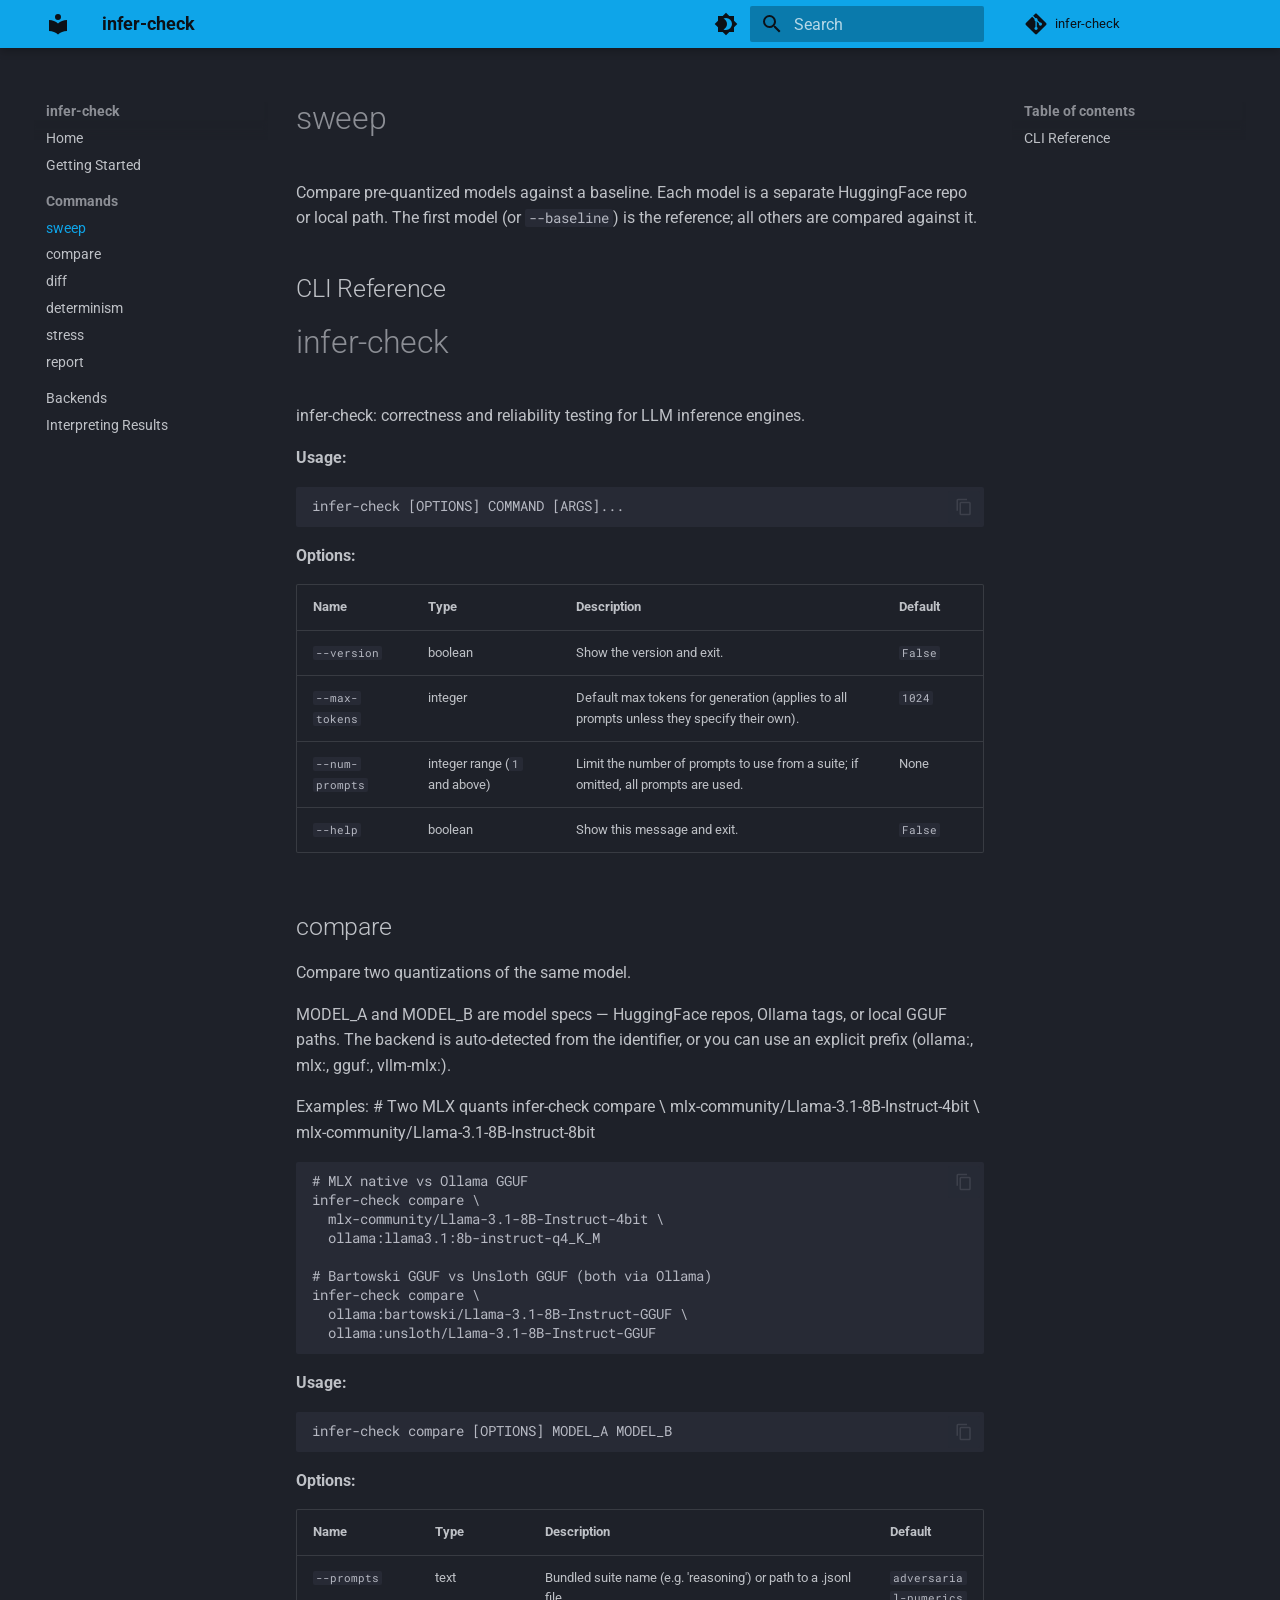
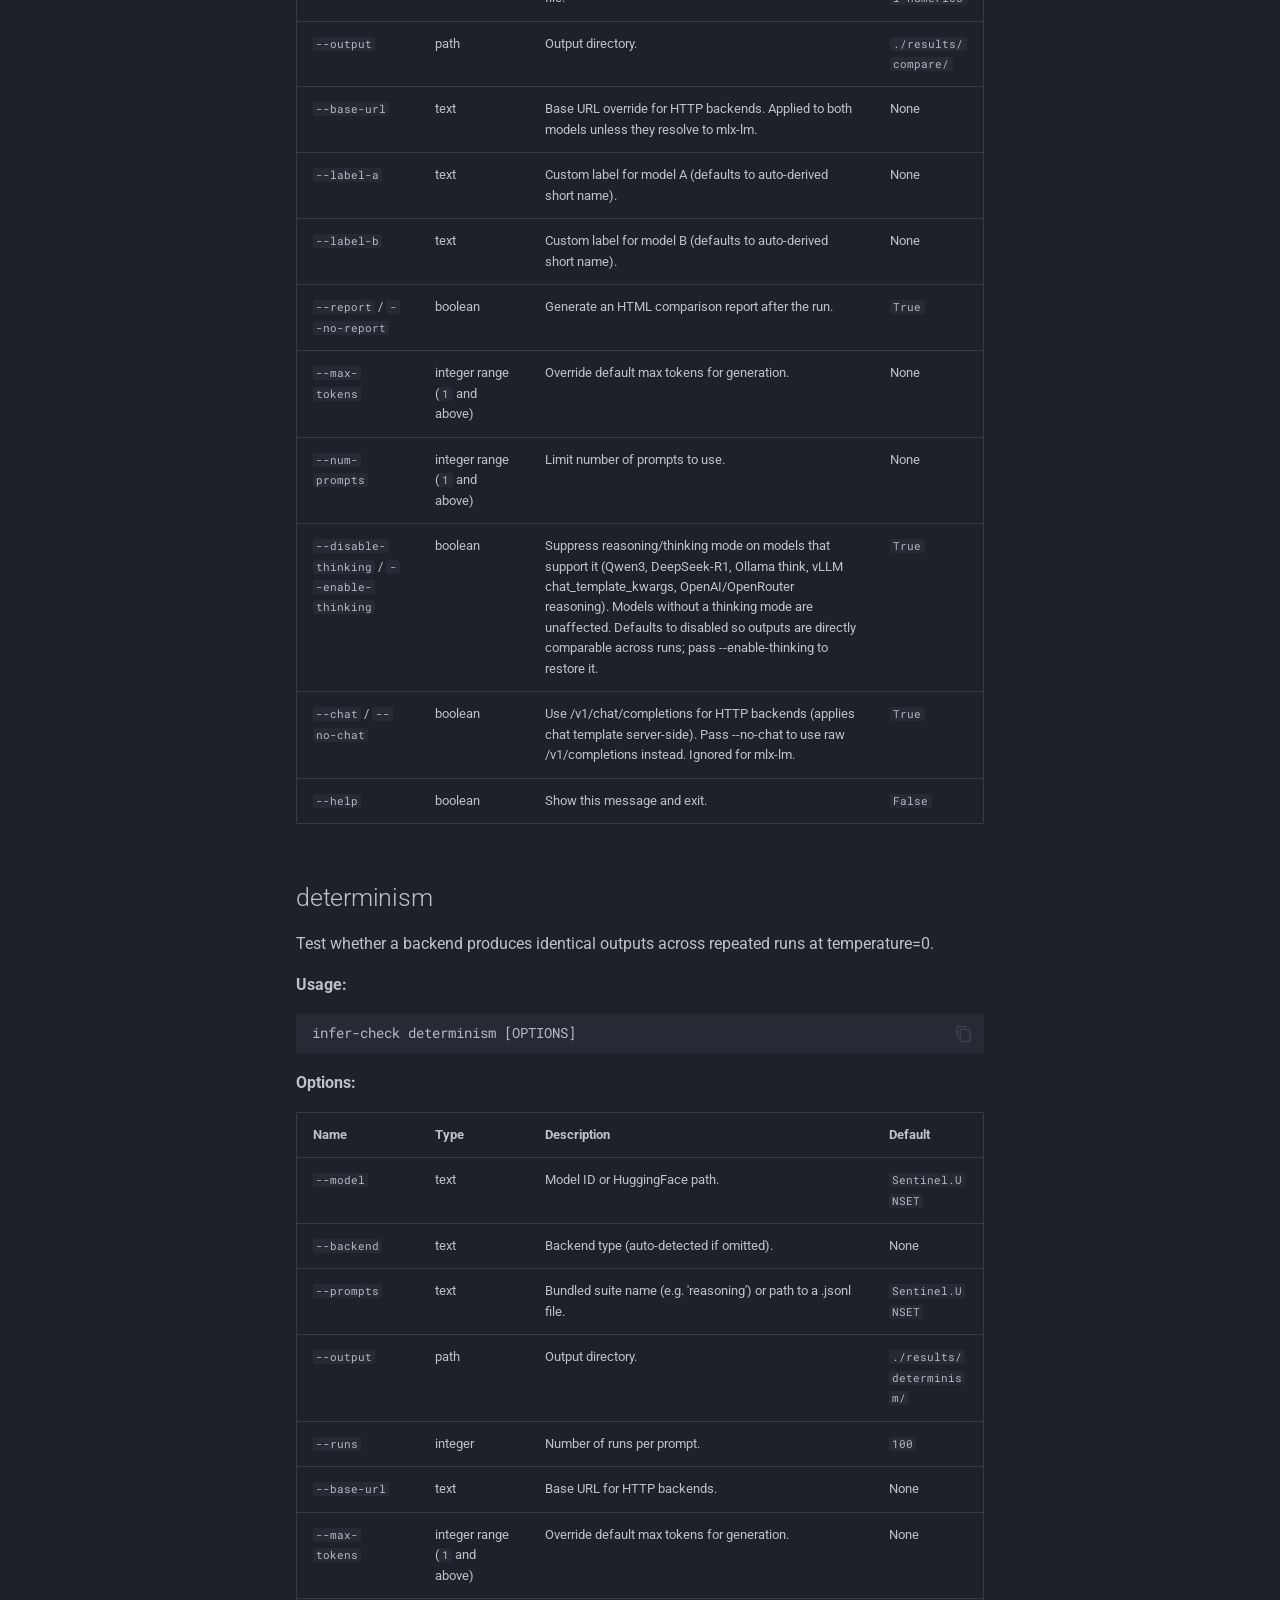
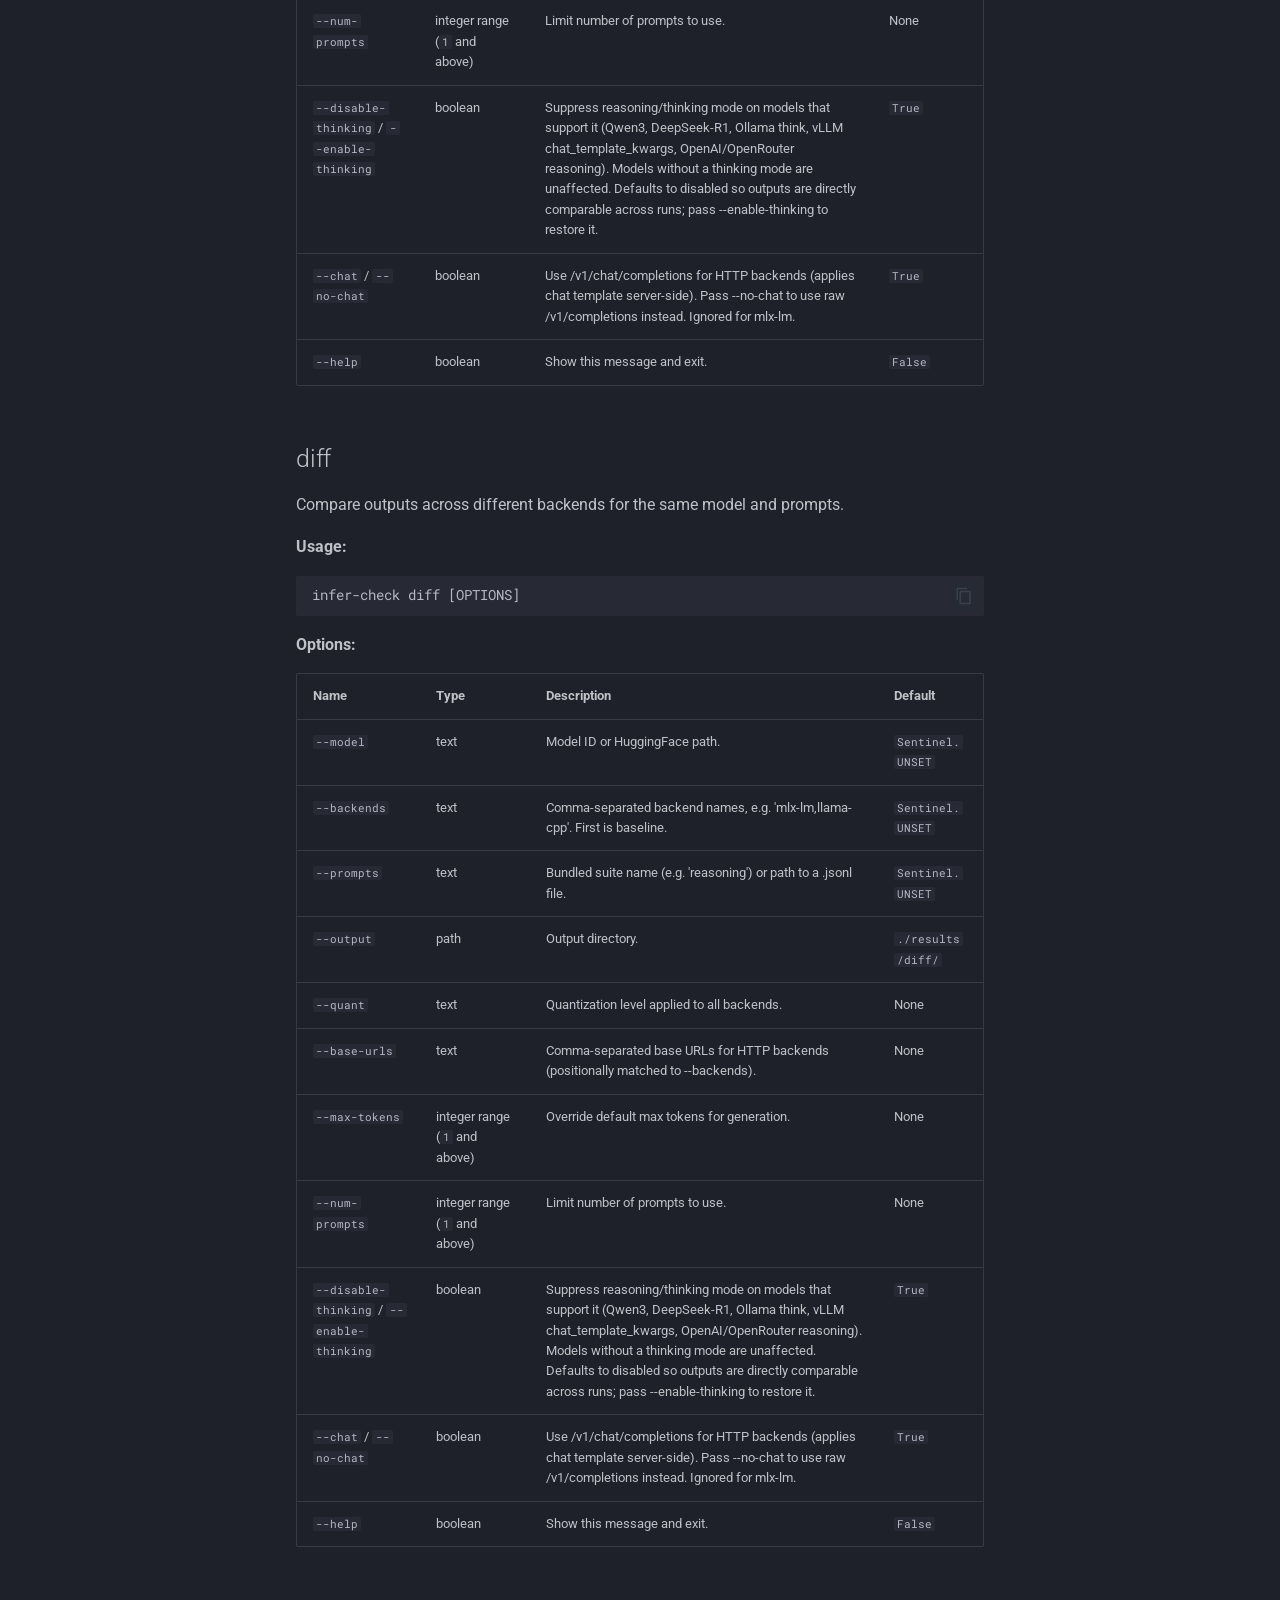
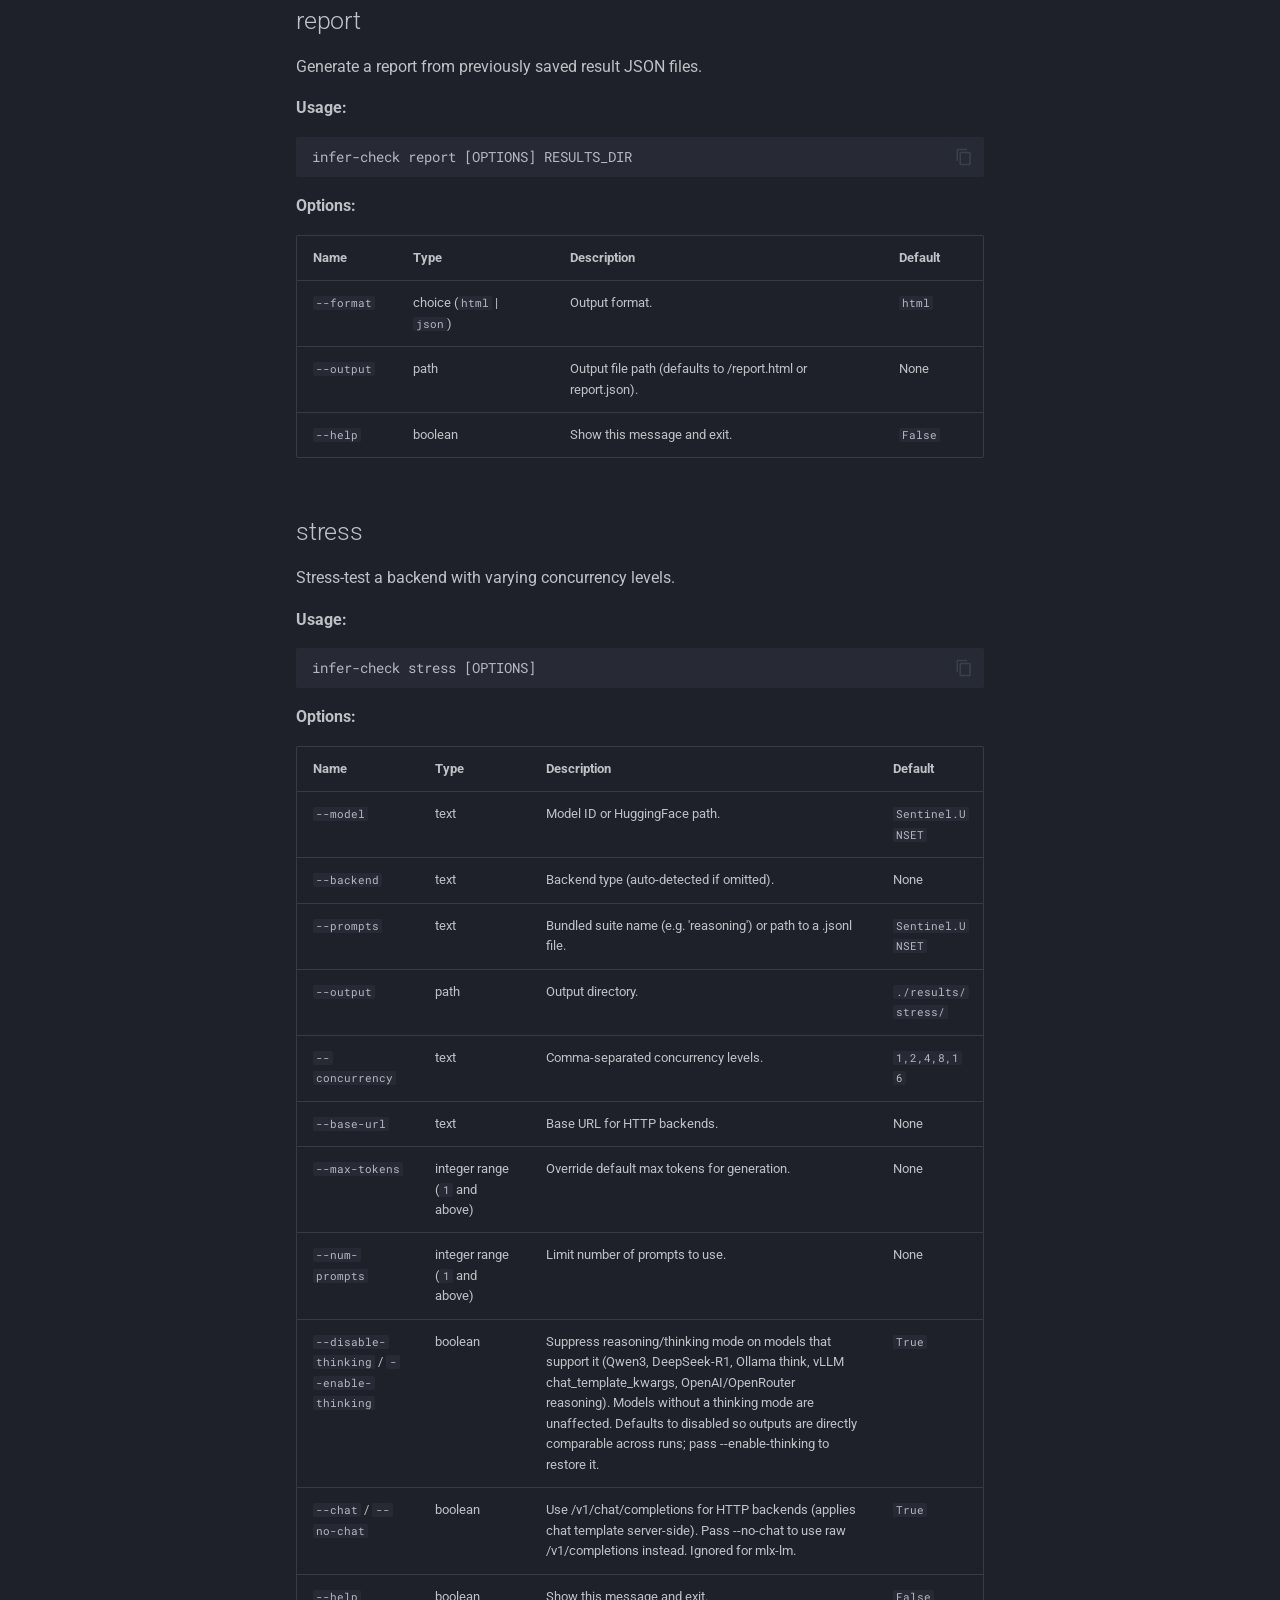
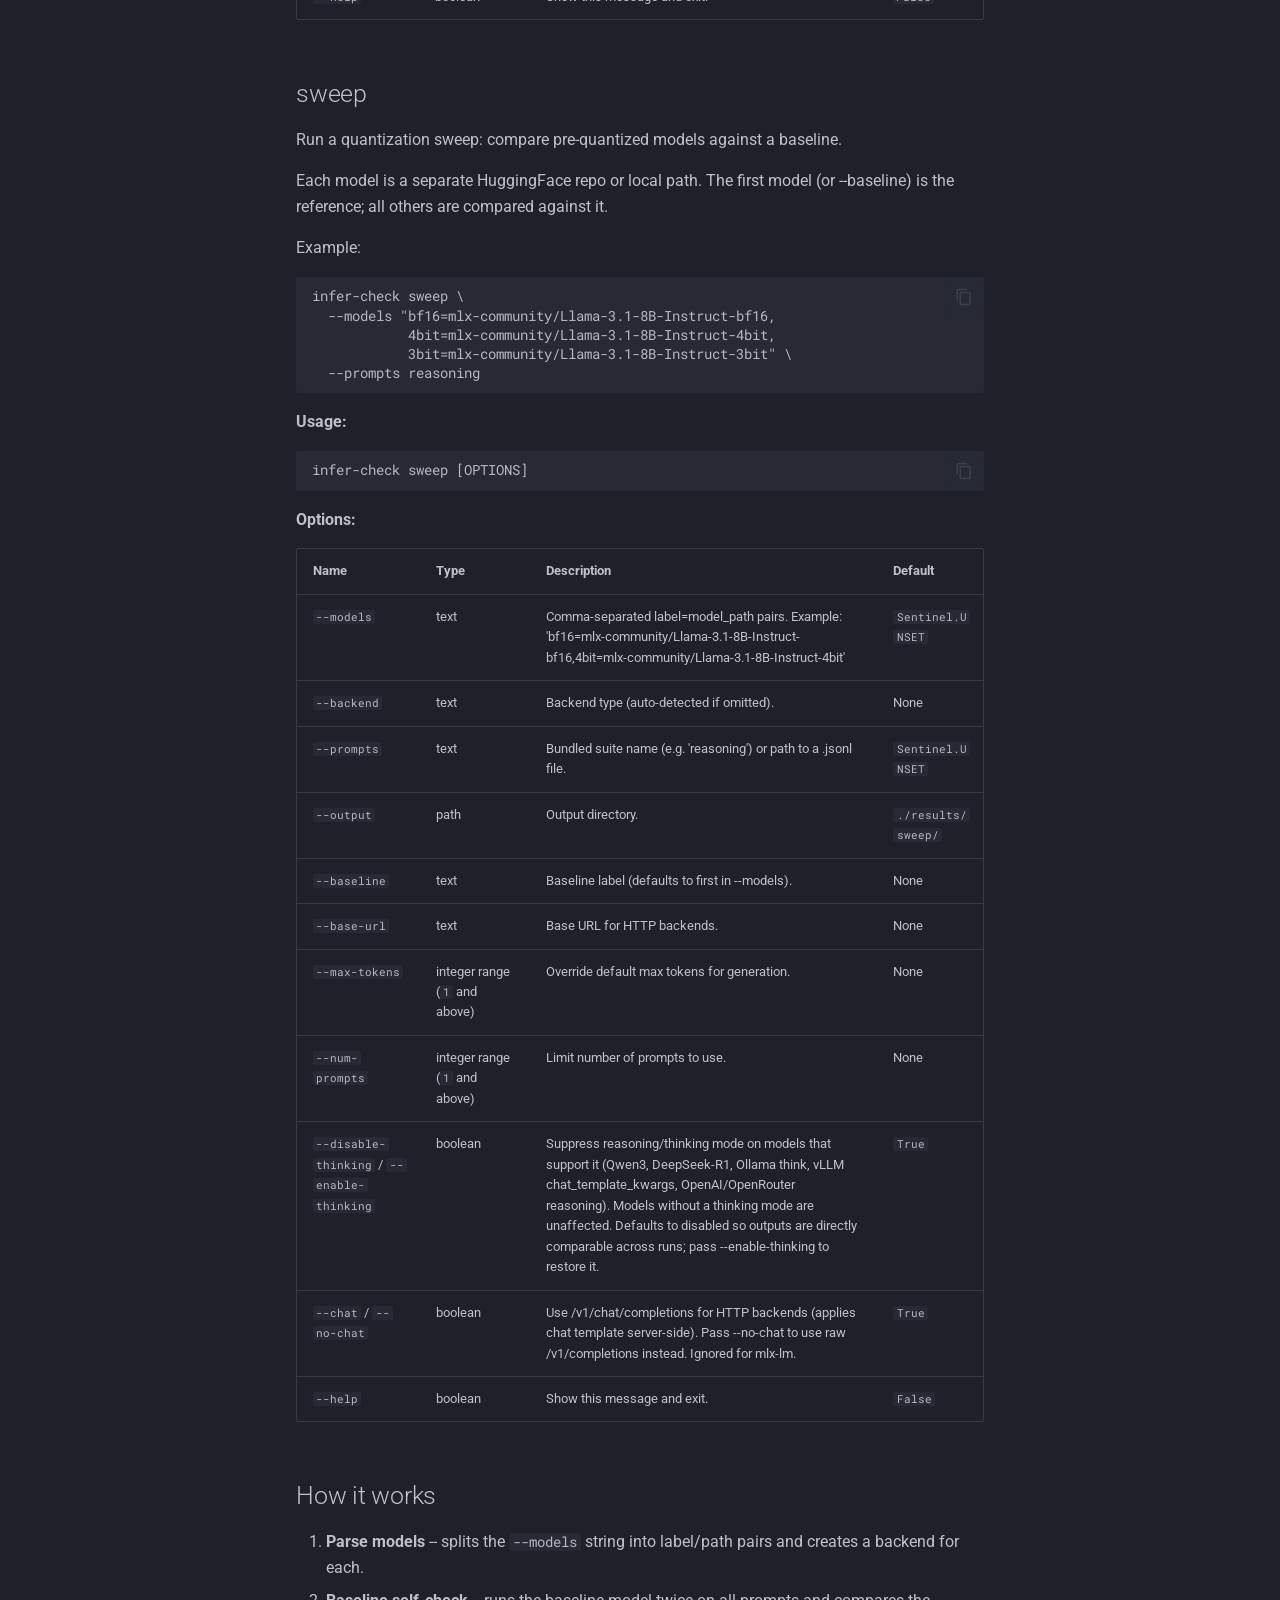
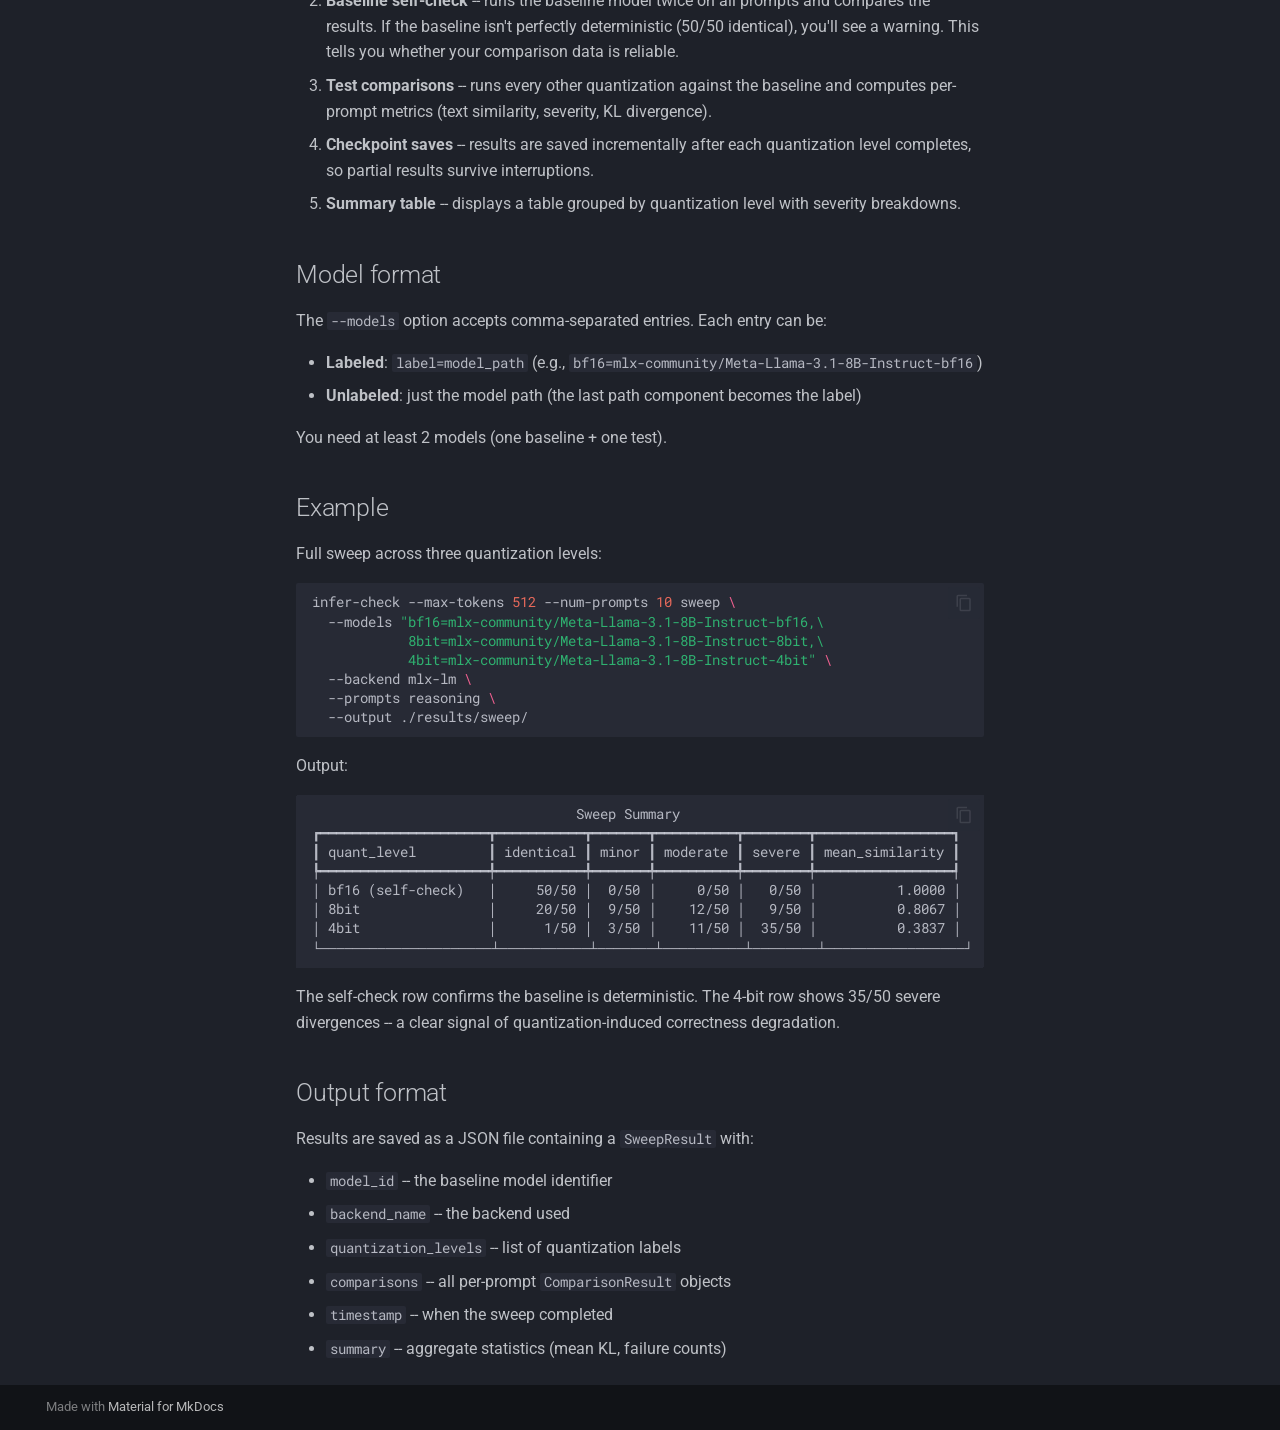
<file: commands/sweep/index.html>
<!doctype html>
<html lang="en" class="no-js">
  <head>
    
      <meta charset="utf-8">
      <meta name="viewport" content="width=device-width,initial-scale=1">
      
        <meta name="description" content="Cross-backend differential testing for LLM inference correctness">
      
      
      
        <link rel="canonical" href="https://nullpointerdepressivedisorder.github.io/infer-check/commands/sweep/">
      
      
        <link rel="prev" href="../../getting-started/">
      
      
        <link rel="next" href="../compare/">
      
      
        
      
      
      <link rel="icon" href="../../assets/images/favicon.png">
      <meta name="generator" content="mkdocs-1.6.1, mkdocs-material-9.7.6">
    
    
      
        <title>sweep - infer-check</title>
      
    
    
      <link rel="stylesheet" href="../../assets/stylesheets/main.484c7ddc.min.css">
      
        
        <link rel="stylesheet" href="../../assets/stylesheets/palette.ab4e12ef.min.css">
      
      


    
    
      
    
    
      
        
        
        <link rel="preconnect" href="https://fonts.gstatic.com" crossorigin>
        <link rel="stylesheet" href="https://fonts.googleapis.com/css?family=Roboto:300,300i,400,400i,700,700i%7CRoboto+Mono:400,400i,700,700i&display=fallback">
        <style>:root{--md-text-font:"Roboto";--md-code-font:"Roboto Mono"}</style>
      
    
    
      <link rel="stylesheet" href="../../stylesheets/extra.css">
    
    <script>__md_scope=new URL("../..",location),__md_hash=e=>[...e].reduce(((e,_)=>(e<<5)-e+_.charCodeAt(0)),0),__md_get=(e,_=localStorage,t=__md_scope)=>JSON.parse(_.getItem(t.pathname+"."+e)),__md_set=(e,_,t=localStorage,a=__md_scope)=>{try{t.setItem(a.pathname+"."+e,JSON.stringify(_))}catch(e){}}</script>
    
      

    
    
  </head>
  
  
    
    
      
    
    
    
    
    <body dir="ltr" data-md-color-scheme="slate" data-md-color-primary="custom" data-md-color-accent="indigo">
  
    
    <input class="md-toggle" data-md-toggle="drawer" type="checkbox" id="__drawer" autocomplete="off">
    <input class="md-toggle" data-md-toggle="search" type="checkbox" id="__search" autocomplete="off">
    <label class="md-overlay" for="__drawer"></label>
    <div data-md-component="skip">
      
        
        <a href="#sweep" class="md-skip">
          Skip to content
        </a>
      
    </div>
    <div data-md-component="announce">
      
    </div>
    
    
      

  

<header class="md-header md-header--shadow" data-md-component="header">
  <nav class="md-header__inner md-grid" aria-label="Header">
    <a href="../.." title="infer-check" class="md-header__button md-logo" aria-label="infer-check" data-md-component="logo">
      
  
  <svg xmlns="http://www.w3.org/2000/svg" viewBox="0 0 24 24"><path d="M12 8a3 3 0 0 0 3-3 3 3 0 0 0-3-3 3 3 0 0 0-3 3 3 3 0 0 0 3 3m0 3.54C9.64 9.35 6.5 8 3 8v11c3.5 0 6.64 1.35 9 3.54 2.36-2.19 5.5-3.54 9-3.54V8c-3.5 0-6.64 1.35-9 3.54"/></svg>

    </a>
    <label class="md-header__button md-icon" for="__drawer">
      
      <svg xmlns="http://www.w3.org/2000/svg" viewBox="0 0 24 24"><path d="M3 6h18v2H3zm0 5h18v2H3zm0 5h18v2H3z"/></svg>
    </label>
    <div class="md-header__title" data-md-component="header-title">
      <div class="md-header__ellipsis">
        <div class="md-header__topic">
          <span class="md-ellipsis">
            infer-check
          </span>
        </div>
        <div class="md-header__topic" data-md-component="header-topic">
          <span class="md-ellipsis">
            
              sweep
            
          </span>
        </div>
      </div>
    </div>
    
      
        <form class="md-header__option" data-md-component="palette">
  
    
    
    
    <input class="md-option" data-md-color-media="" data-md-color-scheme="slate" data-md-color-primary="custom" data-md-color-accent="indigo"  aria-label="Switch to light mode"  type="radio" name="__palette" id="__palette_0">
    
      <label class="md-header__button md-icon" title="Switch to light mode" for="__palette_1" hidden>
        <svg xmlns="http://www.w3.org/2000/svg" viewBox="0 0 24 24"><path d="M12 18c-.89 0-1.74-.2-2.5-.55C11.56 16.5 13 14.42 13 12s-1.44-4.5-3.5-5.45C10.26 6.2 11.11 6 12 6a6 6 0 0 1 6 6 6 6 0 0 1-6 6m8-9.31V4h-4.69L12 .69 8.69 4H4v4.69L.69 12 4 15.31V20h4.69L12 23.31 15.31 20H20v-4.69L23.31 12z"/></svg>
      </label>
    
  
    
    
    
    <input class="md-option" data-md-color-media="" data-md-color-scheme="default" data-md-color-primary="custom" data-md-color-accent="indigo"  aria-label="Switch to dark mode"  type="radio" name="__palette" id="__palette_1">
    
      <label class="md-header__button md-icon" title="Switch to dark mode" for="__palette_0" hidden>
        <svg xmlns="http://www.w3.org/2000/svg" viewBox="0 0 24 24"><path d="M12 8a4 4 0 0 0-4 4 4 4 0 0 0 4 4 4 4 0 0 0 4-4 4 4 0 0 0-4-4m0 10a6 6 0 0 1-6-6 6 6 0 0 1 6-6 6 6 0 0 1 6 6 6 6 0 0 1-6 6m8-9.31V4h-4.69L12 .69 8.69 4H4v4.69L.69 12 4 15.31V20h4.69L12 23.31 15.31 20H20v-4.69L23.31 12z"/></svg>
      </label>
    
  
</form>
      
    
    
      <script>var palette=__md_get("__palette");if(palette&&palette.color){if("(prefers-color-scheme)"===palette.color.media){var media=matchMedia("(prefers-color-scheme: light)"),input=document.querySelector(media.matches?"[data-md-color-media='(prefers-color-scheme: light)']":"[data-md-color-media='(prefers-color-scheme: dark)']");palette.color.media=input.getAttribute("data-md-color-media"),palette.color.scheme=input.getAttribute("data-md-color-scheme"),palette.color.primary=input.getAttribute("data-md-color-primary"),palette.color.accent=input.getAttribute("data-md-color-accent")}for(var[key,value]of Object.entries(palette.color))document.body.setAttribute("data-md-color-"+key,value)}</script>
    
    
    
      
      
        <label class="md-header__button md-icon" for="__search">
          
          <svg xmlns="http://www.w3.org/2000/svg" viewBox="0 0 24 24"><path d="M9.5 3A6.5 6.5 0 0 1 16 9.5c0 1.61-.59 3.09-1.56 4.23l.27.27h.79l5 5-1.5 1.5-5-5v-.79l-.27-.27A6.52 6.52 0 0 1 9.5 16 6.5 6.5 0 0 1 3 9.5 6.5 6.5 0 0 1 9.5 3m0 2C7 5 5 7 5 9.5S7 14 9.5 14 14 12 14 9.5 12 5 9.5 5"/></svg>
        </label>
        <div class="md-search" data-md-component="search" role="dialog">
  <label class="md-search__overlay" for="__search"></label>
  <div class="md-search__inner" role="search">
    <form class="md-search__form" name="search">
      <input type="text" class="md-search__input" name="query" aria-label="Search" placeholder="Search" autocapitalize="off" autocorrect="off" autocomplete="off" spellcheck="false" data-md-component="search-query" required>
      <label class="md-search__icon md-icon" for="__search">
        
        <svg xmlns="http://www.w3.org/2000/svg" viewBox="0 0 24 24"><path d="M9.5 3A6.5 6.5 0 0 1 16 9.5c0 1.61-.59 3.09-1.56 4.23l.27.27h.79l5 5-1.5 1.5-5-5v-.79l-.27-.27A6.52 6.52 0 0 1 9.5 16 6.5 6.5 0 0 1 3 9.5 6.5 6.5 0 0 1 9.5 3m0 2C7 5 5 7 5 9.5S7 14 9.5 14 14 12 14 9.5 12 5 9.5 5"/></svg>
        
        <svg xmlns="http://www.w3.org/2000/svg" viewBox="0 0 24 24"><path d="M20 11v2H8l5.5 5.5-1.42 1.42L4.16 12l7.92-7.92L13.5 5.5 8 11z"/></svg>
      </label>
      <nav class="md-search__options" aria-label="Search">
        
        <button type="reset" class="md-search__icon md-icon" title="Clear" aria-label="Clear" tabindex="-1">
          
          <svg xmlns="http://www.w3.org/2000/svg" viewBox="0 0 24 24"><path d="M19 6.41 17.59 5 12 10.59 6.41 5 5 6.41 10.59 12 5 17.59 6.41 19 12 13.41 17.59 19 19 17.59 13.41 12z"/></svg>
        </button>
      </nav>
      
    </form>
    <div class="md-search__output">
      <div class="md-search__scrollwrap" tabindex="0" data-md-scrollfix>
        <div class="md-search-result" data-md-component="search-result">
          <div class="md-search-result__meta">
            Initializing search
          </div>
          <ol class="md-search-result__list" role="presentation"></ol>
        </div>
      </div>
    </div>
  </div>
</div>
      
    
    
      <div class="md-header__source">
        <a href="https://github.com/NullPointerDepressiveDisorder/infer-check" title="Go to repository" class="md-source" data-md-component="source">
  <div class="md-source__icon md-icon">
    
    <svg xmlns="http://www.w3.org/2000/svg" viewBox="0 0 448 512"><!--! Font Awesome Free 7.1.0 by @fontawesome - https://fontawesome.com License - https://fontawesome.com/license/free (Icons: CC BY 4.0, Fonts: SIL OFL 1.1, Code: MIT License) Copyright 2025 Fonticons, Inc.--><path d="M439.6 236.1 244 40.5c-5.4-5.5-12.8-8.5-20.4-8.5s-15 3-20.4 8.4L162.5 81l51.5 51.5c27.1-9.1 52.7 16.8 43.4 43.7l49.7 49.7c34.2-11.8 61.2 31 35.5 56.7-26.5 26.5-70.2-2.9-56-37.3L240.3 199v121.9c25.3 12.5 22.3 41.8 9.1 55-6.4 6.4-15.2 10.1-24.3 10.1s-17.8-3.6-24.3-10.1c-17.6-17.6-11.1-46.9 11.2-56v-123c-20.8-8.5-24.6-30.7-18.6-45L142.6 101 8.5 235.1C3 240.6 0 247.9 0 255.5s3 15 8.5 20.4l195.6 195.7c5.4 5.4 12.7 8.4 20.4 8.4s15-3 20.4-8.4l194.7-194.7c5.4-5.4 8.4-12.8 8.4-20.4s-3-15-8.4-20.4"/></svg>
  </div>
  <div class="md-source__repository">
    infer-check
  </div>
</a>
      </div>
    
  </nav>
  
</header>
    
    <div class="md-container" data-md-component="container">
      
      
        
          
        
      
      <main class="md-main" data-md-component="main">
        <div class="md-main__inner md-grid">
          
            
              
              <div class="md-sidebar md-sidebar--primary" data-md-component="sidebar" data-md-type="navigation" >
                <div class="md-sidebar__scrollwrap">
                  <div class="md-sidebar__inner">
                    



<nav class="md-nav md-nav--primary" aria-label="Navigation" data-md-level="0">
  <label class="md-nav__title" for="__drawer">
    <a href="../.." title="infer-check" class="md-nav__button md-logo" aria-label="infer-check" data-md-component="logo">
      
  
  <svg xmlns="http://www.w3.org/2000/svg" viewBox="0 0 24 24"><path d="M12 8a3 3 0 0 0 3-3 3 3 0 0 0-3-3 3 3 0 0 0-3 3 3 3 0 0 0 3 3m0 3.54C9.64 9.35 6.5 8 3 8v11c3.5 0 6.64 1.35 9 3.54 2.36-2.19 5.5-3.54 9-3.54V8c-3.5 0-6.64 1.35-9 3.54"/></svg>

    </a>
    infer-check
  </label>
  
    <div class="md-nav__source">
      <a href="https://github.com/NullPointerDepressiveDisorder/infer-check" title="Go to repository" class="md-source" data-md-component="source">
  <div class="md-source__icon md-icon">
    
    <svg xmlns="http://www.w3.org/2000/svg" viewBox="0 0 448 512"><!--! Font Awesome Free 7.1.0 by @fontawesome - https://fontawesome.com License - https://fontawesome.com/license/free (Icons: CC BY 4.0, Fonts: SIL OFL 1.1, Code: MIT License) Copyright 2025 Fonticons, Inc.--><path d="M439.6 236.1 244 40.5c-5.4-5.5-12.8-8.5-20.4-8.5s-15 3-20.4 8.4L162.5 81l51.5 51.5c27.1-9.1 52.7 16.8 43.4 43.7l49.7 49.7c34.2-11.8 61.2 31 35.5 56.7-26.5 26.5-70.2-2.9-56-37.3L240.3 199v121.9c25.3 12.5 22.3 41.8 9.1 55-6.4 6.4-15.2 10.1-24.3 10.1s-17.8-3.6-24.3-10.1c-17.6-17.6-11.1-46.9 11.2-56v-123c-20.8-8.5-24.6-30.7-18.6-45L142.6 101 8.5 235.1C3 240.6 0 247.9 0 255.5s3 15 8.5 20.4l195.6 195.7c5.4 5.4 12.7 8.4 20.4 8.4s15-3 20.4-8.4l194.7-194.7c5.4-5.4 8.4-12.8 8.4-20.4s-3-15-8.4-20.4"/></svg>
  </div>
  <div class="md-source__repository">
    infer-check
  </div>
</a>
    </div>
  
  <ul class="md-nav__list" data-md-scrollfix>
    
      
      
  
  
  
  
    <li class="md-nav__item">
      <a href="../.." class="md-nav__link">
        
  
  
  <span class="md-ellipsis">
    
  
    Home
  

    
  </span>
  
  

      </a>
    </li>
  

    
      
      
  
  
  
  
    <li class="md-nav__item">
      <a href="../../getting-started/" class="md-nav__link">
        
  
  
  <span class="md-ellipsis">
    
  
    Getting Started
  

    
  </span>
  
  

      </a>
    </li>
  

    
      
      
  
  
    
  
  
  
    
    
    
    
      
        
        
      
    
    
    <li class="md-nav__item md-nav__item--active md-nav__item--section md-nav__item--nested">
      
        
        
        <input class="md-nav__toggle md-toggle " type="checkbox" id="__nav_3" checked>
        
          
          <label class="md-nav__link" for="__nav_3" id="__nav_3_label" tabindex="">
            
  
  
  <span class="md-ellipsis">
    
  
    Commands
  

    
  </span>
  
  

            <span class="md-nav__icon md-icon"></span>
          </label>
        
        <nav class="md-nav" data-md-level="1" aria-labelledby="__nav_3_label" aria-expanded="true">
          <label class="md-nav__title" for="__nav_3">
            <span class="md-nav__icon md-icon"></span>
            
  
    Commands
  

          </label>
          <ul class="md-nav__list" data-md-scrollfix>
            
              
                
  
  
    
  
  
  
    <li class="md-nav__item md-nav__item--active">
      
      <input class="md-nav__toggle md-toggle" type="checkbox" id="__toc">
      
      
        
      
      
        <label class="md-nav__link md-nav__link--active" for="__toc">
          
  
  
  <span class="md-ellipsis">
    
  
    sweep
  

    
  </span>
  
  

          <span class="md-nav__icon md-icon"></span>
        </label>
      
      <a href="./" class="md-nav__link md-nav__link--active">
        
  
  
  <span class="md-ellipsis">
    
  
    sweep
  

    
  </span>
  
  

      </a>
      
        

<nav class="md-nav md-nav--secondary" aria-label="Table of contents">
  
  
  
    
  
  
    <label class="md-nav__title" for="__toc">
      <span class="md-nav__icon md-icon"></span>
      Table of contents
    </label>
    <ul class="md-nav__list" data-md-component="toc" data-md-scrollfix>
      
        <li class="md-nav__item">
  <a href="#cli-reference" class="md-nav__link">
    <span class="md-ellipsis">
      
        CLI Reference
      
    </span>
  </a>
  
</li>
      
    </ul>
  
</nav>
      
    </li>
  

              
            
              
                
  
  
  
  
    <li class="md-nav__item">
      <a href="../compare/" class="md-nav__link">
        
  
  
  <span class="md-ellipsis">
    
  
    compare
  

    
  </span>
  
  

      </a>
    </li>
  

              
            
              
                
  
  
  
  
    <li class="md-nav__item">
      <a href="../diff/" class="md-nav__link">
        
  
  
  <span class="md-ellipsis">
    
  
    diff
  

    
  </span>
  
  

      </a>
    </li>
  

              
            
              
                
  
  
  
  
    <li class="md-nav__item">
      <a href="../determinism/" class="md-nav__link">
        
  
  
  <span class="md-ellipsis">
    
  
    determinism
  

    
  </span>
  
  

      </a>
    </li>
  

              
            
              
                
  
  
  
  
    <li class="md-nav__item">
      <a href="../stress/" class="md-nav__link">
        
  
  
  <span class="md-ellipsis">
    
  
    stress
  

    
  </span>
  
  

      </a>
    </li>
  

              
            
              
                
  
  
  
  
    <li class="md-nav__item">
      <a href="../report/" class="md-nav__link">
        
  
  
  <span class="md-ellipsis">
    
  
    report
  

    
  </span>
  
  

      </a>
    </li>
  

              
            
          </ul>
        </nav>
      
    </li>
  

    
      
      
  
  
  
  
    <li class="md-nav__item">
      <a href="../../backends/" class="md-nav__link">
        
  
  
  <span class="md-ellipsis">
    
  
    Backends
  

    
  </span>
  
  

      </a>
    </li>
  

    
      
      
  
  
  
  
    <li class="md-nav__item">
      <a href="../../interpreting-results/" class="md-nav__link">
        
  
  
  <span class="md-ellipsis">
    
  
    Interpreting Results
  

    
  </span>
  
  

      </a>
    </li>
  

    
  </ul>
</nav>
                  </div>
                </div>
              </div>
            
            
              
              <div class="md-sidebar md-sidebar--secondary" data-md-component="sidebar" data-md-type="toc" >
                <div class="md-sidebar__scrollwrap">
                  <div class="md-sidebar__inner">
                    

<nav class="md-nav md-nav--secondary" aria-label="Table of contents">
  
  
  
    
  
  
    <label class="md-nav__title" for="__toc">
      <span class="md-nav__icon md-icon"></span>
      Table of contents
    </label>
    <ul class="md-nav__list" data-md-component="toc" data-md-scrollfix>
      
        <li class="md-nav__item">
  <a href="#cli-reference" class="md-nav__link">
    <span class="md-ellipsis">
      
        CLI Reference
      
    </span>
  </a>
  
</li>
      
    </ul>
  
</nav>
                  </div>
                </div>
              </div>
            
          
          
            <div class="md-content" data-md-component="content">
              
              <article class="md-content__inner md-typeset">
                
                  


  
  


<h1 id="sweep">sweep</h1>
<p>Compare pre-quantized models against a baseline. Each model is a separate HuggingFace repo or local path. The first model (or <code>--baseline</code>) is the reference; all others are compared against it.</p>
<h2 id="cli-reference">CLI Reference</h2>
<h1 id="infer-check">infer-check</h1>
<p>infer-check: correctness and reliability testing for LLM inference engines.</p>
<p><strong>Usage:</strong></p>
<div class="highlight"><pre><span></span><code><a id="__codelineno-0-1" name="__codelineno-0-1" href="#__codelineno-0-1"></a>infer-check [OPTIONS] COMMAND [ARGS]...
</code></pre></div>
<p><strong>Options:</strong></p>
<table>
<thead>
<tr>
<th>Name</th>
<th>Type</th>
<th>Description</th>
<th>Default</th>
</tr>
</thead>
<tbody>
<tr>
<td><code>--version</code></td>
<td>boolean</td>
<td>Show the version and exit.</td>
<td><code>False</code></td>
</tr>
<tr>
<td><code>--max-tokens</code></td>
<td>integer</td>
<td>Default max tokens for generation (applies to all prompts unless they specify their own).</td>
<td><code>1024</code></td>
</tr>
<tr>
<td><code>--num-prompts</code></td>
<td>integer range (<code>1</code> and above)</td>
<td>Limit the number of prompts to use from a suite; if omitted, all prompts are used.</td>
<td>None</td>
</tr>
<tr>
<td><code>--help</code></td>
<td>boolean</td>
<td>Show this message and exit.</td>
<td><code>False</code></td>
</tr>
</tbody>
</table>
<h2 id="compare">compare</h2>
<p>Compare two quantizations of the same model.</p>
<p>MODEL_A and MODEL_B are model specs — HuggingFace repos, Ollama tags,
or local GGUF paths.  The backend is auto-detected from the identifier,
or you can use an explicit prefix (ollama:, mlx:, gguf:, vllm-mlx:).</p>
<p>Examples:
    # Two MLX quants
    infer-check compare \
      mlx-community/Llama-3.1-8B-Instruct-4bit \
      mlx-community/Llama-3.1-8B-Instruct-8bit</p>
<div class="highlight"><pre><span></span><code># MLX native vs Ollama GGUF
infer-check compare \
  mlx-community/Llama-3.1-8B-Instruct-4bit \
  ollama:llama3.1:8b-instruct-q4_K_M

# Bartowski GGUF vs Unsloth GGUF (both via Ollama)
infer-check compare \
  ollama:bartowski/Llama-3.1-8B-Instruct-GGUF \
  ollama:unsloth/Llama-3.1-8B-Instruct-GGUF
</code></pre></div>
<p><strong>Usage:</strong></p>
<div class="highlight"><pre><span></span><code><a id="__codelineno-1-1" name="__codelineno-1-1" href="#__codelineno-1-1"></a>infer-check compare [OPTIONS] MODEL_A MODEL_B
</code></pre></div>
<p><strong>Options:</strong></p>
<table>
<thead>
<tr>
<th>Name</th>
<th>Type</th>
<th>Description</th>
<th>Default</th>
</tr>
</thead>
<tbody>
<tr>
<td><code>--prompts</code></td>
<td>text</td>
<td>Bundled suite name (e.g. 'reasoning') or path to a .jsonl file.</td>
<td><code>adversarial-numerics</code></td>
</tr>
<tr>
<td><code>--output</code></td>
<td>path</td>
<td>Output directory.</td>
<td><code>./results/compare/</code></td>
</tr>
<tr>
<td><code>--base-url</code></td>
<td>text</td>
<td>Base URL override for HTTP backends. Applied to both models unless they resolve to mlx-lm.</td>
<td>None</td>
</tr>
<tr>
<td><code>--label-a</code></td>
<td>text</td>
<td>Custom label for model A (defaults to auto-derived short name).</td>
<td>None</td>
</tr>
<tr>
<td><code>--label-b</code></td>
<td>text</td>
<td>Custom label for model B (defaults to auto-derived short name).</td>
<td>None</td>
</tr>
<tr>
<td><code>--report</code> / <code>--no-report</code></td>
<td>boolean</td>
<td>Generate an HTML comparison report after the run.</td>
<td><code>True</code></td>
</tr>
<tr>
<td><code>--max-tokens</code></td>
<td>integer range (<code>1</code> and above)</td>
<td>Override default max tokens for generation.</td>
<td>None</td>
</tr>
<tr>
<td><code>--num-prompts</code></td>
<td>integer range (<code>1</code> and above)</td>
<td>Limit number of prompts to use.</td>
<td>None</td>
</tr>
<tr>
<td><code>--disable-thinking</code> / <code>--enable-thinking</code></td>
<td>boolean</td>
<td>Suppress reasoning/thinking mode on models that support it (Qwen3, DeepSeek-R1, Ollama think, vLLM chat_template_kwargs, OpenAI/OpenRouter reasoning). Models without a thinking mode are unaffected. Defaults to disabled so outputs are directly comparable across runs; pass --enable-thinking to restore it.</td>
<td><code>True</code></td>
</tr>
<tr>
<td><code>--chat</code> / <code>--no-chat</code></td>
<td>boolean</td>
<td>Use /v1/chat/completions for HTTP backends (applies chat template server-side). Pass --no-chat to use raw /v1/completions instead. Ignored for mlx-lm.</td>
<td><code>True</code></td>
</tr>
<tr>
<td><code>--help</code></td>
<td>boolean</td>
<td>Show this message and exit.</td>
<td><code>False</code></td>
</tr>
</tbody>
</table>
<h2 id="determinism">determinism</h2>
<p>Test whether a backend produces identical outputs across repeated runs at temperature=0.</p>
<p><strong>Usage:</strong></p>
<div class="highlight"><pre><span></span><code><a id="__codelineno-2-1" name="__codelineno-2-1" href="#__codelineno-2-1"></a>infer-check determinism [OPTIONS]
</code></pre></div>
<p><strong>Options:</strong></p>
<table>
<thead>
<tr>
<th>Name</th>
<th>Type</th>
<th>Description</th>
<th>Default</th>
</tr>
</thead>
<tbody>
<tr>
<td><code>--model</code></td>
<td>text</td>
<td>Model ID or HuggingFace path.</td>
<td><code>Sentinel.UNSET</code></td>
</tr>
<tr>
<td><code>--backend</code></td>
<td>text</td>
<td>Backend type (auto-detected if omitted).</td>
<td>None</td>
</tr>
<tr>
<td><code>--prompts</code></td>
<td>text</td>
<td>Bundled suite name (e.g. 'reasoning') or path to a .jsonl file.</td>
<td><code>Sentinel.UNSET</code></td>
</tr>
<tr>
<td><code>--output</code></td>
<td>path</td>
<td>Output directory.</td>
<td><code>./results/determinism/</code></td>
</tr>
<tr>
<td><code>--runs</code></td>
<td>integer</td>
<td>Number of runs per prompt.</td>
<td><code>100</code></td>
</tr>
<tr>
<td><code>--base-url</code></td>
<td>text</td>
<td>Base URL for HTTP backends.</td>
<td>None</td>
</tr>
<tr>
<td><code>--max-tokens</code></td>
<td>integer range (<code>1</code> and above)</td>
<td>Override default max tokens for generation.</td>
<td>None</td>
</tr>
<tr>
<td><code>--num-prompts</code></td>
<td>integer range (<code>1</code> and above)</td>
<td>Limit number of prompts to use.</td>
<td>None</td>
</tr>
<tr>
<td><code>--disable-thinking</code> / <code>--enable-thinking</code></td>
<td>boolean</td>
<td>Suppress reasoning/thinking mode on models that support it (Qwen3, DeepSeek-R1, Ollama think, vLLM chat_template_kwargs, OpenAI/OpenRouter reasoning). Models without a thinking mode are unaffected. Defaults to disabled so outputs are directly comparable across runs; pass --enable-thinking to restore it.</td>
<td><code>True</code></td>
</tr>
<tr>
<td><code>--chat</code> / <code>--no-chat</code></td>
<td>boolean</td>
<td>Use /v1/chat/completions for HTTP backends (applies chat template server-side). Pass --no-chat to use raw /v1/completions instead. Ignored for mlx-lm.</td>
<td><code>True</code></td>
</tr>
<tr>
<td><code>--help</code></td>
<td>boolean</td>
<td>Show this message and exit.</td>
<td><code>False</code></td>
</tr>
</tbody>
</table>
<h2 id="diff">diff</h2>
<p>Compare outputs across different backends for the same model and prompts.</p>
<p><strong>Usage:</strong></p>
<div class="highlight"><pre><span></span><code><a id="__codelineno-3-1" name="__codelineno-3-1" href="#__codelineno-3-1"></a>infer-check diff [OPTIONS]
</code></pre></div>
<p><strong>Options:</strong></p>
<table>
<thead>
<tr>
<th>Name</th>
<th>Type</th>
<th>Description</th>
<th>Default</th>
</tr>
</thead>
<tbody>
<tr>
<td><code>--model</code></td>
<td>text</td>
<td>Model ID or HuggingFace path.</td>
<td><code>Sentinel.UNSET</code></td>
</tr>
<tr>
<td><code>--backends</code></td>
<td>text</td>
<td>Comma-separated backend names, e.g. 'mlx-lm,llama-cpp'. First is baseline.</td>
<td><code>Sentinel.UNSET</code></td>
</tr>
<tr>
<td><code>--prompts</code></td>
<td>text</td>
<td>Bundled suite name (e.g. 'reasoning') or path to a .jsonl file.</td>
<td><code>Sentinel.UNSET</code></td>
</tr>
<tr>
<td><code>--output</code></td>
<td>path</td>
<td>Output directory.</td>
<td><code>./results/diff/</code></td>
</tr>
<tr>
<td><code>--quant</code></td>
<td>text</td>
<td>Quantization level applied to all backends.</td>
<td>None</td>
</tr>
<tr>
<td><code>--base-urls</code></td>
<td>text</td>
<td>Comma-separated base URLs for HTTP backends (positionally matched to --backends).</td>
<td>None</td>
</tr>
<tr>
<td><code>--max-tokens</code></td>
<td>integer range (<code>1</code> and above)</td>
<td>Override default max tokens for generation.</td>
<td>None</td>
</tr>
<tr>
<td><code>--num-prompts</code></td>
<td>integer range (<code>1</code> and above)</td>
<td>Limit number of prompts to use.</td>
<td>None</td>
</tr>
<tr>
<td><code>--disable-thinking</code> / <code>--enable-thinking</code></td>
<td>boolean</td>
<td>Suppress reasoning/thinking mode on models that support it (Qwen3, DeepSeek-R1, Ollama think, vLLM chat_template_kwargs, OpenAI/OpenRouter reasoning). Models without a thinking mode are unaffected. Defaults to disabled so outputs are directly comparable across runs; pass --enable-thinking to restore it.</td>
<td><code>True</code></td>
</tr>
<tr>
<td><code>--chat</code> / <code>--no-chat</code></td>
<td>boolean</td>
<td>Use /v1/chat/completions for HTTP backends (applies chat template server-side). Pass --no-chat to use raw /v1/completions instead. Ignored for mlx-lm.</td>
<td><code>True</code></td>
</tr>
<tr>
<td><code>--help</code></td>
<td>boolean</td>
<td>Show this message and exit.</td>
<td><code>False</code></td>
</tr>
</tbody>
</table>
<h2 id="report">report</h2>
<p>Generate a report from previously saved result JSON files.</p>
<p><strong>Usage:</strong></p>
<div class="highlight"><pre><span></span><code><a id="__codelineno-4-1" name="__codelineno-4-1" href="#__codelineno-4-1"></a>infer-check report [OPTIONS] RESULTS_DIR
</code></pre></div>
<p><strong>Options:</strong></p>
<table>
<thead>
<tr>
<th>Name</th>
<th>Type</th>
<th>Description</th>
<th>Default</th>
</tr>
</thead>
<tbody>
<tr>
<td><code>--format</code></td>
<td>choice (<code>html</code> &#x7C; <code>json</code>)</td>
<td>Output format.</td>
<td><code>html</code></td>
</tr>
<tr>
<td><code>--output</code></td>
<td>path</td>
<td>Output file path (defaults to <results_dir>/report.html or report.json).</td>
<td>None</td>
</tr>
<tr>
<td><code>--help</code></td>
<td>boolean</td>
<td>Show this message and exit.</td>
<td><code>False</code></td>
</tr>
</tbody>
</table>
<h2 id="stress">stress</h2>
<p>Stress-test a backend with varying concurrency levels.</p>
<p><strong>Usage:</strong></p>
<div class="highlight"><pre><span></span><code><a id="__codelineno-5-1" name="__codelineno-5-1" href="#__codelineno-5-1"></a>infer-check stress [OPTIONS]
</code></pre></div>
<p><strong>Options:</strong></p>
<table>
<thead>
<tr>
<th>Name</th>
<th>Type</th>
<th>Description</th>
<th>Default</th>
</tr>
</thead>
<tbody>
<tr>
<td><code>--model</code></td>
<td>text</td>
<td>Model ID or HuggingFace path.</td>
<td><code>Sentinel.UNSET</code></td>
</tr>
<tr>
<td><code>--backend</code></td>
<td>text</td>
<td>Backend type (auto-detected if omitted).</td>
<td>None</td>
</tr>
<tr>
<td><code>--prompts</code></td>
<td>text</td>
<td>Bundled suite name (e.g. 'reasoning') or path to a .jsonl file.</td>
<td><code>Sentinel.UNSET</code></td>
</tr>
<tr>
<td><code>--output</code></td>
<td>path</td>
<td>Output directory.</td>
<td><code>./results/stress/</code></td>
</tr>
<tr>
<td><code>--concurrency</code></td>
<td>text</td>
<td>Comma-separated concurrency levels.</td>
<td><code>1,2,4,8,16</code></td>
</tr>
<tr>
<td><code>--base-url</code></td>
<td>text</td>
<td>Base URL for HTTP backends.</td>
<td>None</td>
</tr>
<tr>
<td><code>--max-tokens</code></td>
<td>integer range (<code>1</code> and above)</td>
<td>Override default max tokens for generation.</td>
<td>None</td>
</tr>
<tr>
<td><code>--num-prompts</code></td>
<td>integer range (<code>1</code> and above)</td>
<td>Limit number of prompts to use.</td>
<td>None</td>
</tr>
<tr>
<td><code>--disable-thinking</code> / <code>--enable-thinking</code></td>
<td>boolean</td>
<td>Suppress reasoning/thinking mode on models that support it (Qwen3, DeepSeek-R1, Ollama think, vLLM chat_template_kwargs, OpenAI/OpenRouter reasoning). Models without a thinking mode are unaffected. Defaults to disabled so outputs are directly comparable across runs; pass --enable-thinking to restore it.</td>
<td><code>True</code></td>
</tr>
<tr>
<td><code>--chat</code> / <code>--no-chat</code></td>
<td>boolean</td>
<td>Use /v1/chat/completions for HTTP backends (applies chat template server-side). Pass --no-chat to use raw /v1/completions instead. Ignored for mlx-lm.</td>
<td><code>True</code></td>
</tr>
<tr>
<td><code>--help</code></td>
<td>boolean</td>
<td>Show this message and exit.</td>
<td><code>False</code></td>
</tr>
</tbody>
</table>
<h2 id="sweep_1">sweep</h2>
<p>Run a quantization sweep: compare pre-quantized models against a baseline.</p>
<p>Each model is a separate HuggingFace repo or local path. The first model
(or --baseline) is the reference; all others are compared against it.</p>
<p>Example:</p>
<div class="highlight"><pre><span></span><code>infer-check sweep \
  --models &quot;bf16=mlx-community/Llama-3.1-8B-Instruct-bf16,
            4bit=mlx-community/Llama-3.1-8B-Instruct-4bit,
            3bit=mlx-community/Llama-3.1-8B-Instruct-3bit&quot; \
  --prompts reasoning
</code></pre></div>
<p><strong>Usage:</strong></p>
<div class="highlight"><pre><span></span><code><a id="__codelineno-6-1" name="__codelineno-6-1" href="#__codelineno-6-1"></a>infer-check sweep [OPTIONS]
</code></pre></div>
<p><strong>Options:</strong></p>
<table>
<thead>
<tr>
<th>Name</th>
<th>Type</th>
<th>Description</th>
<th>Default</th>
</tr>
</thead>
<tbody>
<tr>
<td><code>--models</code></td>
<td>text</td>
<td>Comma-separated label=model_path pairs. Example: 'bf16=mlx-community/Llama-3.1-8B-Instruct-bf16,4bit=mlx-community/Llama-3.1-8B-Instruct-4bit'</td>
<td><code>Sentinel.UNSET</code></td>
</tr>
<tr>
<td><code>--backend</code></td>
<td>text</td>
<td>Backend type (auto-detected if omitted).</td>
<td>None</td>
</tr>
<tr>
<td><code>--prompts</code></td>
<td>text</td>
<td>Bundled suite name (e.g. 'reasoning') or path to a .jsonl file.</td>
<td><code>Sentinel.UNSET</code></td>
</tr>
<tr>
<td><code>--output</code></td>
<td>path</td>
<td>Output directory.</td>
<td><code>./results/sweep/</code></td>
</tr>
<tr>
<td><code>--baseline</code></td>
<td>text</td>
<td>Baseline label (defaults to first in --models).</td>
<td>None</td>
</tr>
<tr>
<td><code>--base-url</code></td>
<td>text</td>
<td>Base URL for HTTP backends.</td>
<td>None</td>
</tr>
<tr>
<td><code>--max-tokens</code></td>
<td>integer range (<code>1</code> and above)</td>
<td>Override default max tokens for generation.</td>
<td>None</td>
</tr>
<tr>
<td><code>--num-prompts</code></td>
<td>integer range (<code>1</code> and above)</td>
<td>Limit number of prompts to use.</td>
<td>None</td>
</tr>
<tr>
<td><code>--disable-thinking</code> / <code>--enable-thinking</code></td>
<td>boolean</td>
<td>Suppress reasoning/thinking mode on models that support it (Qwen3, DeepSeek-R1, Ollama think, vLLM chat_template_kwargs, OpenAI/OpenRouter reasoning). Models without a thinking mode are unaffected. Defaults to disabled so outputs are directly comparable across runs; pass --enable-thinking to restore it.</td>
<td><code>True</code></td>
</tr>
<tr>
<td><code>--chat</code> / <code>--no-chat</code></td>
<td>boolean</td>
<td>Use /v1/chat/completions for HTTP backends (applies chat template server-side). Pass --no-chat to use raw /v1/completions instead. Ignored for mlx-lm.</td>
<td><code>True</code></td>
</tr>
<tr>
<td><code>--help</code></td>
<td>boolean</td>
<td>Show this message and exit.</td>
<td><code>False</code></td>
</tr>
</tbody>
</table>
<h2 id="how-it-works">How it works</h2>
<ol>
<li><strong>Parse models</strong> -- splits the <code>--models</code> string into label/path pairs and creates a backend for each.</li>
<li><strong>Baseline self-check</strong> -- runs the baseline model twice on all prompts and compares the results. If the baseline isn't perfectly deterministic (50/50 identical), you'll see a warning. This tells you whether your comparison data is reliable.</li>
<li><strong>Test comparisons</strong> -- runs every other quantization against the baseline and computes per-prompt metrics (text similarity, severity, KL divergence).</li>
<li><strong>Checkpoint saves</strong> -- results are saved incrementally after each quantization level completes, so partial results survive interruptions.</li>
<li><strong>Summary table</strong> -- displays a table grouped by quantization level with severity breakdowns.</li>
</ol>
<h2 id="model-format">Model format</h2>
<p>The <code>--models</code> option accepts comma-separated entries. Each entry can be:</p>
<ul>
<li><strong>Labeled</strong>: <code>label=model_path</code> (e.g., <code>bf16=mlx-community/Meta-Llama-3.1-8B-Instruct-bf16</code>)</li>
<li><strong>Unlabeled</strong>: just the model path (the last path component becomes the label)</li>
</ul>
<p>You need at least 2 models (one baseline + one test).</p>
<h2 id="example">Example</h2>
<p>Full sweep across three quantization levels:</p>
<div class="highlight"><pre><span></span><code><a id="__codelineno-7-1" name="__codelineno-7-1" href="#__codelineno-7-1"></a>infer-check<span class="w"> </span>--max-tokens<span class="w"> </span><span class="m">512</span><span class="w"> </span>--num-prompts<span class="w"> </span><span class="m">10</span><span class="w"> </span>sweep<span class="w"> </span><span class="se">\</span>
<a id="__codelineno-7-2" name="__codelineno-7-2" href="#__codelineno-7-2"></a><span class="w">  </span>--models<span class="w"> </span><span class="s2">&quot;bf16=mlx-community/Meta-Llama-3.1-8B-Instruct-bf16,\</span>
<a id="__codelineno-7-3" name="__codelineno-7-3" href="#__codelineno-7-3"></a><span class="s2">            8bit=mlx-community/Meta-Llama-3.1-8B-Instruct-8bit,\</span>
<a id="__codelineno-7-4" name="__codelineno-7-4" href="#__codelineno-7-4"></a><span class="s2">            4bit=mlx-community/Meta-Llama-3.1-8B-Instruct-4bit&quot;</span><span class="w"> </span><span class="se">\</span>
<a id="__codelineno-7-5" name="__codelineno-7-5" href="#__codelineno-7-5"></a><span class="w">  </span>--backend<span class="w"> </span>mlx-lm<span class="w"> </span><span class="se">\</span>
<a id="__codelineno-7-6" name="__codelineno-7-6" href="#__codelineno-7-6"></a><span class="w">  </span>--prompts<span class="w"> </span>reasoning<span class="w"> </span><span class="se">\</span>
<a id="__codelineno-7-7" name="__codelineno-7-7" href="#__codelineno-7-7"></a><span class="w">  </span>--output<span class="w"> </span>./results/sweep/
</code></pre></div>
<p>Output:</p>
<div class="highlight"><pre><span></span><code><a id="__codelineno-8-1" name="__codelineno-8-1" href="#__codelineno-8-1"></a>                                 Sweep Summary
<a id="__codelineno-8-2" name="__codelineno-8-2" href="#__codelineno-8-2"></a>┏━━━━━━━━━━━━━━━━━━━━━┳━━━━━━━━━━━┳━━━━━━━┳━━━━━━━━━━┳━━━━━━━━┳━━━━━━━━━━━━━━━━━┓
<a id="__codelineno-8-3" name="__codelineno-8-3" href="#__codelineno-8-3"></a>┃ quant_level         ┃ identical ┃ minor ┃ moderate ┃ severe ┃ mean_similarity ┃
<a id="__codelineno-8-4" name="__codelineno-8-4" href="#__codelineno-8-4"></a>┡━━━━━━━━━━━━━━━━━━━━━╇━━━━━━━━━━━╇━━━━━━━╇━━━━━━━━━━╇━━━━━━━━╇━━━━━━━━━━━━━━━━━┩
<a id="__codelineno-8-5" name="__codelineno-8-5" href="#__codelineno-8-5"></a>│ bf16 (self-check)   │     50/50 │  0/50 │     0/50 │   0/50 │          1.0000 │
<a id="__codelineno-8-6" name="__codelineno-8-6" href="#__codelineno-8-6"></a>│ 8bit                │     20/50 │  9/50 │    12/50 │   9/50 │          0.8067 │
<a id="__codelineno-8-7" name="__codelineno-8-7" href="#__codelineno-8-7"></a>│ 4bit                │      1/50 │  3/50 │    11/50 │  35/50 │          0.3837 │
<a id="__codelineno-8-8" name="__codelineno-8-8" href="#__codelineno-8-8"></a>└─────────────────────┴───────────┴───────┴──────────┴────────┴─────────────────┘
</code></pre></div>
<p>The self-check row confirms the baseline is deterministic. The 4-bit row shows 35/50 severe divergences -- a clear signal of quantization-induced correctness degradation.</p>
<h2 id="output-format">Output format</h2>
<p>Results are saved as a JSON file containing a <code>SweepResult</code> with:</p>
<ul>
<li><code>model_id</code> -- the baseline model identifier</li>
<li><code>backend_name</code> -- the backend used</li>
<li><code>quantization_levels</code> -- list of quantization labels</li>
<li><code>comparisons</code> -- all per-prompt <code>ComparisonResult</code> objects</li>
<li><code>timestamp</code> -- when the sweep completed</li>
<li><code>summary</code> -- aggregate statistics (mean KL, failure counts)</li>
</ul>












                
              </article>
            </div>
          
          
<script>var target=document.getElementById(location.hash.slice(1));target&&target.name&&(target.checked=target.name.startsWith("__tabbed_"))</script>
        </div>
        
      </main>
      
        <footer class="md-footer">
  
  <div class="md-footer-meta md-typeset">
    <div class="md-footer-meta__inner md-grid">
      <div class="md-copyright">
  
  
    Made with
    <a href="https://squidfunk.github.io/mkdocs-material/" target="_blank" rel="noopener">
      Material for MkDocs
    </a>
  
</div>
      
    </div>
  </div>
</footer>
      
    </div>
    <div class="md-dialog" data-md-component="dialog">
      <div class="md-dialog__inner md-typeset"></div>
    </div>
    
    
    
      
      
      <script id="__config" type="application/json">{"annotate": null, "base": "../..", "features": ["navigation.sections", "navigation.expand", "content.code.copy", "search.highlight"], "search": "../../assets/javascripts/workers/search.2c215733.min.js", "tags": null, "translations": {"clipboard.copied": "Copied to clipboard", "clipboard.copy": "Copy to clipboard", "search.result.more.one": "1 more on this page", "search.result.more.other": "# more on this page", "search.result.none": "No matching documents", "search.result.one": "1 matching document", "search.result.other": "# matching documents", "search.result.placeholder": "Type to start searching", "search.result.term.missing": "Missing", "select.version": "Select version"}, "version": null}</script>
    
    
      <script src="../../assets/javascripts/bundle.79ae519e.min.js"></script>
      
    
  </body>
</html>
</file>
<file: stylesheets/extra.css>
[data-md-color-scheme="slate"] {
  --md-primary-fg-color: #0ea5e9;
  --md-primary-bg-color: #0c1117;
}

[data-md-color-scheme="default"] {
  --md-primary-fg-color: #0284c7;
}
</file>
<file: assets/stylesheets/main.484c7ddc.min.css>
@charset "UTF-8";html{-webkit-text-size-adjust:none;-moz-text-size-adjust:none;text-size-adjust:none;box-sizing:border-box}*,:after,:before{box-sizing:inherit}@media (prefers-reduced-motion){*,:after,:before{transition:none!important}}body{margin:0}a,button,input,label{-webkit-tap-highlight-color:transparent}a{color:inherit;text-decoration:none}hr{border:0;box-sizing:initial;display:block;height:.05rem;overflow:visible;padding:0}small{font-size:80%}sub,sup{line-height:1em}img{border-style:none}table{border-collapse:initial;border-spacing:0}td,th{font-weight:400;vertical-align:top}button{background:#0000;border:0;font-family:inherit;font-size:inherit;margin:0;padding:0}input{border:0;outline:none}:root{--md-primary-fg-color:#4051b5;--md-primary-fg-color--light:#5d6cc0;--md-primary-fg-color--dark:#303fa1;--md-primary-bg-color:#fff;--md-primary-bg-color--light:#ffffffb3;--md-accent-fg-color:#526cfe;--md-accent-fg-color--transparent:#526cfe1a;--md-accent-bg-color:#fff;--md-accent-bg-color--light:#ffffffb3}[data-md-color-scheme=default]{color-scheme:light}[data-md-color-scheme=default] img[src$="#gh-dark-mode-only"],[data-md-color-scheme=default] img[src$="#only-dark"]{display:none}:root,[data-md-color-scheme=default]{--md-hue:225deg;--md-default-fg-color:#000000de;--md-default-fg-color--light:#0000008a;--md-default-fg-color--lighter:#00000052;--md-default-fg-color--lightest:#00000012;--md-default-bg-color:#fff;--md-default-bg-color--light:#ffffffb3;--md-default-bg-color--lighter:#ffffff4d;--md-default-bg-color--lightest:#ffffff1f;--md-code-fg-color:#36464e;--md-code-bg-color:#f5f5f5;--md-code-bg-color--light:#f5f5f5b3;--md-code-bg-color--lighter:#f5f5f54d;--md-code-hl-color:#4287ff;--md-code-hl-color--light:#4287ff1a;--md-code-hl-number-color:#d52a2a;--md-code-hl-special-color:#db1457;--md-code-hl-function-color:#a846b9;--md-code-hl-constant-color:#6e59d9;--md-code-hl-keyword-color:#3f6ec6;--md-code-hl-string-color:#1c7d4d;--md-code-hl-name-color:var(--md-code-fg-color);--md-code-hl-operator-color:var(--md-default-fg-color--light);--md-code-hl-punctuation-color:var(--md-default-fg-color--light);--md-code-hl-comment-color:var(--md-default-fg-color--light);--md-code-hl-generic-color:var(--md-default-fg-color--light);--md-code-hl-variable-color:var(--md-default-fg-color--light);--md-typeset-color:var(--md-default-fg-color);--md-typeset-a-color:var(--md-primary-fg-color);--md-typeset-del-color:#f5503d26;--md-typeset-ins-color:#0bd57026;--md-typeset-kbd-color:#fafafa;--md-typeset-kbd-accent-color:#fff;--md-typeset-kbd-border-color:#b8b8b8;--md-typeset-mark-color:#ffff0080;--md-typeset-table-color:#0000001f;--md-typeset-table-color--light:rgba(0,0,0,.035);--md-admonition-fg-color:var(--md-default-fg-color);--md-admonition-bg-color:var(--md-default-bg-color);--md-warning-fg-color:#000000de;--md-warning-bg-color:#ff9;--md-footer-fg-color:#fff;--md-footer-fg-color--light:#ffffffb3;--md-footer-fg-color--lighter:#ffffff73;--md-footer-bg-color:#000000de;--md-footer-bg-color--dark:#00000052;--md-shadow-z1:0 0.2rem 0.5rem #0000000d,0 0 0.05rem #0000001a;--md-shadow-z2:0 0.2rem 0.5rem #0000001a,0 0 0.05rem #00000040;--md-shadow-z3:0 0.2rem 0.5rem #0003,0 0 0.05rem #00000059}.md-icon svg{fill:currentcolor;display:block;height:1.2rem;width:1.2rem}body{-webkit-font-smoothing:antialiased;-moz-osx-font-smoothing:grayscale;--md-text-font-family:var(--md-text-font,_),-apple-system,BlinkMacSystemFont,Helvetica,Arial,sans-serif;--md-code-font-family:var(--md-code-font,_),SFMono-Regular,Consolas,Menlo,monospace}aside,body,input{font-feature-settings:"kern","liga";color:var(--md-typeset-color);font-family:var(--md-text-font-family)}code,kbd,pre{font-feature-settings:"kern";font-family:var(--md-code-font-family)}:root{--md-typeset-table-sort-icon:url('data:image/svg+xml;charset=utf-8,<svg xmlns="http://www.w3.org/2000/svg" viewBox="0 0 24 24"><path d="m18 21-4-4h3V7h-3l4-4 4 4h-3v10h3M2 19v-2h10v2M2 13v-2h7v2M2 7V5h4v2z"/></svg>');--md-typeset-table-sort-icon--asc:url('data:image/svg+xml;charset=utf-8,<svg xmlns="http://www.w3.org/2000/svg" viewBox="0 0 24 24"><path d="M19 17h3l-4 4-4-4h3V3h2M2 17h10v2H2M6 5v2H2V5m0 6h7v2H2z"/></svg>');--md-typeset-table-sort-icon--desc:url('data:image/svg+xml;charset=utf-8,<svg xmlns="http://www.w3.org/2000/svg" viewBox="0 0 24 24"><path d="M19 7h3l-4-4-4 4h3v14h2M2 17h10v2H2M6 5v2H2V5m0 6h7v2H2z"/></svg>')}.md-typeset{-webkit-print-color-adjust:exact;color-adjust:exact;font-size:.8rem;line-height:1.6;overflow-wrap:break-word}@media print{.md-typeset{font-size:.68rem}}.md-typeset blockquote,.md-typeset dl,.md-typeset figure,.md-typeset ol,.md-typeset pre,.md-typeset ul{margin-bottom:1em;margin-top:1em}.md-typeset h1{color:var(--md-default-fg-color--light);font-size:2em;line-height:1.3;margin:0 0 1.25em}.md-typeset h1,.md-typeset h2{font-weight:300;letter-spacing:-.01em}.md-typeset h2{font-size:1.5625em;line-height:1.4;margin:1.6em 0 .64em}.md-typeset h3{font-size:1.25em;font-weight:400;letter-spacing:-.01em;line-height:1.5;margin:1.6em 0 .8em}.md-typeset h2+h3{margin-top:.8em}.md-typeset h4{font-weight:700;letter-spacing:-.01em;margin:1em 0}.md-typeset h5,.md-typeset h6{color:var(--md-default-fg-color--light);font-size:.8em;font-weight:700;letter-spacing:-.01em;margin:1.25em 0}.md-typeset h5{text-transform:uppercase}.md-typeset h5 code{text-transform:none}.md-typeset hr{border-bottom:.05rem solid var(--md-default-fg-color--lightest);display:flow-root;margin:1.5em 0}.md-typeset a{color:var(--md-typeset-a-color);word-break:break-word}.md-typeset a,.md-typeset a:before{transition:color 125ms}.md-typeset a:focus,.md-typeset a:hover{color:var(--md-accent-fg-color)}.md-typeset a:focus code,.md-typeset a:hover code{background-color:var(--md-accent-fg-color--transparent);color:var(--md-accent-fg-color)}.md-typeset a code{color:var(--md-typeset-a-color)}.md-typeset a.focus-visible{outline-color:var(--md-accent-fg-color);outline-offset:.2rem}.md-typeset code,.md-typeset kbd,.md-typeset pre{color:var(--md-code-fg-color);direction:ltr;font-variant-ligatures:none;transition:background-color 125ms}@media print{.md-typeset code,.md-typeset kbd,.md-typeset pre{white-space:pre-wrap}}.md-typeset code{background-color:var(--md-code-bg-color);border-radius:.1rem;-webkit-box-decoration-break:clone;box-decoration-break:clone;font-size:.85em;padding:0 .2941176471em;transition:color 125ms,background-color 125ms;word-break:break-word}.md-typeset code:not(.focus-visible){-webkit-tap-highlight-color:transparent;outline:none}.md-typeset pre{display:flow-root;line-height:1.4;position:relative}.md-typeset pre>code{-webkit-box-decoration-break:slice;box-decoration-break:slice;box-shadow:none;display:block;margin:0;outline-color:var(--md-accent-fg-color);overflow:auto;padding:.7720588235em 1.1764705882em;scrollbar-color:var(--md-default-fg-color--lighter) #0000;scrollbar-width:thin;touch-action:auto;word-break:normal}.md-typeset pre>code:hover{scrollbar-color:var(--md-accent-fg-color) #0000}.md-typeset pre>code::-webkit-scrollbar{height:.2rem;width:.2rem}.md-typeset pre>code::-webkit-scrollbar-thumb{background-color:var(--md-default-fg-color--lighter)}.md-typeset pre>code::-webkit-scrollbar-thumb:hover{background-color:var(--md-accent-fg-color)}.md-typeset kbd{background-color:var(--md-typeset-kbd-color);border-radius:.1rem;box-shadow:0 .1rem 0 .05rem var(--md-typeset-kbd-border-color),0 .1rem 0 var(--md-typeset-kbd-border-color),0 -.1rem .2rem var(--md-typeset-kbd-accent-color) inset;color:var(--md-default-fg-color);display:inline-block;font-size:.75em;padding:0 .6666666667em;vertical-align:text-top;word-break:break-word}.md-typeset mark{background-color:var(--md-typeset-mark-color);-webkit-box-decoration-break:clone;box-decoration-break:clone;color:inherit;word-break:break-word}.md-typeset abbr{cursor:help;text-decoration:none}.md-typeset [data-preview],.md-typeset abbr{border-bottom:.05rem dotted var(--md-default-fg-color--light)}.md-typeset small{opacity:.75}[dir=ltr] .md-typeset sub,[dir=ltr] .md-typeset sup{margin-left:.078125em}[dir=rtl] .md-typeset sub,[dir=rtl] .md-typeset sup{margin-right:.078125em}[dir=ltr] .md-typeset blockquote{padding-left:.6rem}[dir=rtl] .md-typeset blockquote{padding-right:.6rem}[dir=ltr] .md-typeset blockquote{border-left:.2rem solid var(--md-default-fg-color--lighter)}[dir=rtl] .md-typeset blockquote{border-right:.2rem solid var(--md-default-fg-color--lighter)}.md-typeset blockquote{color:var(--md-default-fg-color--light);margin-left:0;margin-right:0}.md-typeset ul{list-style-type:disc}.md-typeset ul[type]{list-style-type:revert-layer}[dir=ltr] .md-typeset ol,[dir=ltr] .md-typeset ul{margin-left:.625em}[dir=rtl] .md-typeset ol,[dir=rtl] .md-typeset ul{margin-right:.625em}.md-typeset ol,.md-typeset ul{padding:0}.md-typeset ol:not([hidden]),.md-typeset ul:not([hidden]){display:flow-root}.md-typeset ol ol,.md-typeset ul ol{list-style-type:lower-alpha}.md-typeset ol ol ol,.md-typeset ul ol ol{list-style-type:lower-roman}.md-typeset ol ol ol ol,.md-typeset ul ol ol ol{list-style-type:upper-alpha}.md-typeset ol ol ol ol ol,.md-typeset ul ol ol ol ol{list-style-type:upper-roman}.md-typeset ol[type],.md-typeset ul[type]{list-style-type:revert-layer}[dir=ltr] .md-typeset ol li,[dir=ltr] .md-typeset ul li{margin-left:1.25em}[dir=rtl] .md-typeset ol li,[dir=rtl] .md-typeset ul li{margin-right:1.25em}.md-typeset ol li,.md-typeset ul li{margin-bottom:.5em}.md-typeset ol li blockquote,.md-typeset ol li p,.md-typeset ul li blockquote,.md-typeset ul li p{margin:.5em 0}.md-typeset ol li:last-child,.md-typeset ul li:last-child{margin-bottom:0}[dir=ltr] .md-typeset ol li ol,[dir=ltr] .md-typeset ol li ul,[dir=ltr] .md-typeset ul li ol,[dir=ltr] .md-typeset ul li ul{margin-left:.625em}[dir=rtl] .md-typeset ol li ol,[dir=rtl] .md-typeset ol li ul,[dir=rtl] .md-typeset ul li ol,[dir=rtl] .md-typeset ul li ul{margin-right:.625em}.md-typeset ol li ol,.md-typeset ol li ul,.md-typeset ul li ol,.md-typeset ul li ul{margin-bottom:.5em;margin-top:.5em}[dir=ltr] .md-typeset dd{margin-left:1.875em}[dir=rtl] .md-typeset dd{margin-right:1.875em}.md-typeset dd{margin-bottom:1.5em;margin-top:1em}.md-typeset img,.md-typeset svg,.md-typeset video{height:auto;max-width:100%}.md-typeset img[align=left]{margin:1em 1em 1em 0}.md-typeset img[align=right]{margin:1em 0 1em 1em}.md-typeset img[align]:only-child{margin-top:0}.md-typeset figure{display:flow-root;margin:1em auto;max-width:100%;text-align:center;width:fit-content}.md-typeset figure img{display:block;margin:0 auto}.md-typeset figcaption{font-style:italic;margin:1em auto;max-width:24rem}.md-typeset iframe{max-width:100%}.md-typeset table:not([class]){background-color:var(--md-default-bg-color);border:.05rem solid var(--md-typeset-table-color);border-radius:.1rem;display:inline-block;font-size:.64rem;max-width:100%;overflow:auto;touch-action:auto}@media print{.md-typeset table:not([class]){display:table}}.md-typeset table:not([class])+*{margin-top:1.5em}.md-typeset table:not([class]) td>:first-child,.md-typeset table:not([class]) th>:first-child{margin-top:0}.md-typeset table:not([class]) td>:last-child,.md-typeset table:not([class]) th>:last-child{margin-bottom:0}.md-typeset table:not([class]) td:not([align]),.md-typeset table:not([class]) th:not([align]){text-align:left}[dir=rtl] .md-typeset table:not([class]) td:not([align]),[dir=rtl] .md-typeset table:not([class]) th:not([align]){text-align:right}.md-typeset table:not([class]) th{font-weight:700;min-width:5rem;padding:.9375em 1.25em;vertical-align:top}.md-typeset table:not([class]) td{border-top:.05rem solid var(--md-typeset-table-color);padding:.9375em 1.25em;vertical-align:top}.md-typeset table:not([class]) tbody tr{transition:background-color 125ms}.md-typeset table:not([class]) tbody tr:hover{background-color:var(--md-typeset-table-color--light);box-shadow:0 .05rem 0 var(--md-default-bg-color) inset}.md-typeset table:not([class]) a{word-break:normal}.md-typeset table th[role=columnheader]{cursor:pointer}[dir=ltr] .md-typeset table th[role=columnheader]:after{margin-left:.5em}[dir=rtl] .md-typeset table th[role=columnheader]:after{margin-right:.5em}.md-typeset table th[role=columnheader]:after{content:"";display:inline-block;height:1.2em;-webkit-mask-image:var(--md-typeset-table-sort-icon);mask-image:var(--md-typeset-table-sort-icon);-webkit-mask-repeat:no-repeat;mask-repeat:no-repeat;-webkit-mask-size:contain;mask-size:contain;transition:background-color 125ms;vertical-align:text-bottom;width:1.2em}.md-typeset table th[role=columnheader]:hover:after{background-color:var(--md-default-fg-color--lighter)}.md-typeset table th[role=columnheader][aria-sort=ascending]:after{background-color:var(--md-default-fg-color--light);-webkit-mask-image:var(--md-typeset-table-sort-icon--asc);mask-image:var(--md-typeset-table-sort-icon--asc)}.md-typeset table th[role=columnheader][aria-sort=descending]:after{background-color:var(--md-default-fg-color--light);-webkit-mask-image:var(--md-typeset-table-sort-icon--desc);mask-image:var(--md-typeset-table-sort-icon--desc)}.md-typeset__scrollwrap{margin:1em -.8rem;overflow-x:auto;touch-action:auto}.md-typeset__table{display:inline-block;margin-bottom:.5em;padding:0 .8rem}@media print{.md-typeset__table{display:block}}html .md-typeset__table table{display:table;margin:0;overflow:hidden;width:100%}@media screen and (max-width:44.984375em){.md-content__inner>pre{margin:1em -.8rem}.md-content__inner>pre code{border-radius:0}}.md-typeset .md-author{border-radius:100%;display:block;flex-shrink:0;height:1.6rem;overflow:hidden;position:relative;transition:color 125ms,transform 125ms;width:1.6rem}.md-typeset .md-author img{display:block}.md-typeset .md-author--more{background:var(--md-default-fg-color--lightest);color:var(--md-default-fg-color--lighter);font-size:.6rem;font-weight:700;line-height:1.6rem;text-align:center}.md-typeset .md-author--long{height:2.4rem;width:2.4rem}.md-typeset a.md-author{transform:scale(1)}.md-typeset a.md-author img{border-radius:100%;filter:grayscale(100%) opacity(75%);transition:filter 125ms}.md-typeset a.md-author:focus,.md-typeset a.md-author:hover{transform:scale(1.1);z-index:1}.md-typeset a.md-author:focus img,.md-typeset a.md-author:hover img{filter:grayscale(0)}.md-banner{background-color:var(--md-footer-bg-color);color:var(--md-footer-fg-color);overflow:auto}@media print{.md-banner{display:none}}.md-banner--warning{background-color:var(--md-warning-bg-color);color:var(--md-warning-fg-color)}.md-banner__inner{font-size:.7rem;margin:.6rem auto;padding:0 .8rem}[dir=ltr] .md-banner__button{float:right}[dir=rtl] .md-banner__button{float:left}.md-banner__button{color:inherit;cursor:pointer;transition:opacity .25s}.no-js .md-banner__button{display:none}.md-banner__button:hover{opacity:.7}html{font-size:125%;height:100%;overflow-x:hidden}@media screen and (min-width:100em){html{font-size:137.5%}}@media screen and (min-width:125em){html{font-size:150%}}body{background-color:var(--md-default-bg-color);display:flex;flex-direction:column;font-size:.5rem;min-height:100%;position:relative;width:100%}@media print{body{display:block}}@media screen and (max-width:59.984375em){body[data-md-scrolllock]{position:fixed}}.md-grid{margin-left:auto;margin-right:auto;max-width:61rem}.md-container{display:flex;flex-direction:column;flex-grow:1}@media print{.md-container{display:block}}.md-main{flex-grow:1}.md-main__inner{display:flex;height:100%;margin-top:1.5rem}.md-ellipsis{overflow:hidden;text-overflow:ellipsis}.md-toggle{display:none}.md-option{height:0;opacity:0;position:absolute;width:0}.md-option:checked+label:not([hidden]){display:block}.md-option.focus-visible+label{outline-color:var(--md-accent-fg-color);outline-style:auto}.md-skip{background-color:var(--md-default-fg-color);border-radius:.1rem;color:var(--md-default-bg-color);font-size:.64rem;margin:.5rem;opacity:0;outline-color:var(--md-accent-fg-color);padding:.3rem .5rem;position:fixed;transform:translateY(.4rem);z-index:-1}.md-skip:focus{opacity:1;transform:translateY(0);transition:transform .25s cubic-bezier(.4,0,.2,1),opacity 175ms 75ms;z-index:10}@page{margin:25mm}:root{--md-clipboard-icon:url('data:image/svg+xml;charset=utf-8,<svg xmlns="http://www.w3.org/2000/svg" viewBox="0 0 24 24"><path d="M19 21H8V7h11m0-2H8a2 2 0 0 0-2 2v14a2 2 0 0 0 2 2h11a2 2 0 0 0 2-2V7a2 2 0 0 0-2-2m-3-4H4a2 2 0 0 0-2 2v14h2V3h12z"/></svg>')}.md-clipboard{border-radius:.1rem;color:var(--md-default-fg-color--lightest);cursor:pointer;height:1.5em;outline-color:var(--md-accent-fg-color);outline-offset:.1rem;transition:color .25s;width:1.5em;z-index:1}@media print{.md-clipboard{display:none}}.md-clipboard:not(.focus-visible){-webkit-tap-highlight-color:transparent;outline:none}:hover>.md-clipboard{color:var(--md-default-fg-color--light)}.md-clipboard:focus,.md-clipboard:hover{color:var(--md-accent-fg-color)}.md-clipboard:after{background-color:currentcolor;content:"";display:block;height:1.125em;margin:0 auto;-webkit-mask-image:var(--md-clipboard-icon);mask-image:var(--md-clipboard-icon);-webkit-mask-position:center;mask-position:center;-webkit-mask-repeat:no-repeat;mask-repeat:no-repeat;-webkit-mask-size:contain;mask-size:contain;width:1.125em}.md-clipboard--inline{cursor:pointer}.md-clipboard--inline code{transition:color .25s,background-color .25s}.md-clipboard--inline:focus code,.md-clipboard--inline:hover code{background-color:var(--md-accent-fg-color--transparent);color:var(--md-accent-fg-color)}:root{--md-code-select-icon:url('data:image/svg+xml;charset=utf-8,<svg xmlns="http://www.w3.org/2000/svg" viewBox="0 0 24 24"><path d="M19 19h-4v2h4c1.1 0 2-.9 2-2v-4h-2m0-12h-4v2h4v4h2V5c0-1.1-.9-2-2-2M5 5h4V3H5c-1.1 0-2 .9-2 2v4h2m0 6H3v4c0 1.1.9 2 2 2h4v-2H5zm2-4h2v2H7zm4 0h2v2h-2zm4 0h2v2h-2zM7 7h2v2H7zm4 0h2v2h-2zm4 0h2v2h-2zm-8 8h2v2H7zm4 0h2v2h-2zm4 0h2v2h-2z"/></svg>');--md-code-copy-icon:url('data:image/svg+xml;charset=utf-8,<svg xmlns="http://www.w3.org/2000/svg" viewBox="0 0 24 24"><path d="M19 21H8V7h11m0-2H8a2 2 0 0 0-2 2v14a2 2 0 0 0 2 2h11a2 2 0 0 0 2-2V7a2 2 0 0 0-2-2m-3-4H4a2 2 0 0 0-2 2v14h2V3h12z"/></svg>')}.md-typeset .md-code__content{display:grid}.md-code__nav{background-color:var(--md-code-bg-color--lighter);border-radius:.1rem;display:flex;gap:.2rem;padding:.2rem;position:absolute;right:.25em;top:.25em;transition:background-color .25s;z-index:1}:hover>.md-code__nav{background-color:var(--md-code-bg-color--light)}.md-code__button{color:var(--md-default-fg-color--lightest);cursor:pointer;display:block;height:1.5em;outline-color:var(--md-accent-fg-color);outline-offset:.1rem;transition:color .25s;width:1.5em}:hover>*>.md-code__button{color:var(--md-default-fg-color--light)}.md-code__button.focus-visible,.md-code__button:hover{color:var(--md-accent-fg-color)}.md-code__button--active{color:var(--md-default-fg-color)!important}.md-code__button:after{background-color:currentcolor;content:"";display:block;height:1.125em;margin:0 auto;-webkit-mask-position:center;mask-position:center;-webkit-mask-repeat:no-repeat;mask-repeat:no-repeat;-webkit-mask-size:contain;mask-size:contain;width:1.125em}.md-code__button[data-md-type=select]:after{-webkit-mask-image:var(--md-code-select-icon);mask-image:var(--md-code-select-icon)}.md-code__button[data-md-type=copy]:after{-webkit-mask-image:var(--md-code-copy-icon);mask-image:var(--md-code-copy-icon)}@keyframes consent{0%{opacity:0;transform:translateY(100%)}to{opacity:1;transform:translateY(0)}}@keyframes overlay{0%{opacity:0}to{opacity:1}}.md-consent__overlay{animation:overlay .25s both;-webkit-backdrop-filter:blur(.1rem);backdrop-filter:blur(.1rem);background-color:#0000008a;height:100%;opacity:1;position:fixed;top:0;width:100%;z-index:5}.md-consent__inner{animation:consent .5s cubic-bezier(.1,.7,.1,1) both;background-color:var(--md-default-bg-color);border:0;border-radius:.1rem;bottom:0;box-shadow:0 0 .2rem #0000001a,0 .2rem .4rem #0003;max-height:100%;overflow:auto;padding:0;position:fixed;width:100%;z-index:5}.md-consent__form{padding:.8rem}.md-consent__settings{display:none;margin:1em 0}input:checked+.md-consent__settings{display:block}.md-consent__controls{margin-bottom:.8rem}.md-typeset .md-consent__controls .md-button{display:inline}@media screen and (max-width:44.984375em){.md-typeset .md-consent__controls .md-button{display:block;margin-top:.4rem;text-align:center;width:100%}}.md-consent label{cursor:pointer}.md-content{flex-grow:1;min-width:0}.md-content__inner{margin:0 .8rem 1.2rem;padding-top:.6rem}@media screen and (min-width:76.25em){[dir=ltr] .md-sidebar--primary:not([hidden])~.md-content>.md-content__inner{margin-left:1.2rem}[dir=ltr] .md-sidebar--secondary:not([hidden])~.md-content>.md-content__inner,[dir=rtl] .md-sidebar--primary:not([hidden])~.md-content>.md-content__inner{margin-right:1.2rem}[dir=rtl] .md-sidebar--secondary:not([hidden])~.md-content>.md-content__inner{margin-left:1.2rem}}.md-content__inner:before{content:"";display:block;height:.4rem}.md-content__inner>:last-child{margin-bottom:0}[dir=ltr] .md-content__button{float:right}[dir=rtl] .md-content__button{float:left}[dir=ltr] .md-content__button{margin-left:.4rem}[dir=rtl] .md-content__button{margin-right:.4rem}.md-content__button{margin:.4rem 0;padding:0}@media print{.md-content__button{display:none}}.md-typeset .md-content__button{color:var(--md-default-fg-color--lighter)}.md-content__button svg{display:inline;vertical-align:top}[dir=rtl] .md-content__button svg{transform:scaleX(-1)}[dir=ltr] .md-dialog{right:.8rem}[dir=rtl] .md-dialog{left:.8rem}.md-dialog{background-color:var(--md-default-fg-color);border-radius:.1rem;bottom:.8rem;box-shadow:var(--md-shadow-z3);min-width:11.1rem;opacity:0;padding:.4rem .6rem;pointer-events:none;position:fixed;transform:translateY(100%);transition:transform 0ms .4s,opacity .4s;z-index:4}@media print{.md-dialog{display:none}}.md-dialog--active{opacity:1;pointer-events:auto;transform:translateY(0);transition:transform .4s cubic-bezier(.075,.85,.175,1),opacity .4s}.md-dialog__inner{color:var(--md-default-bg-color);font-size:.7rem}.md-feedback{margin:2em 0 1em;text-align:center}.md-feedback fieldset{border:none;margin:0;padding:0}.md-feedback__title{font-weight:700;margin:1em auto}.md-feedback__inner{position:relative}.md-feedback__list{display:flex;flex-wrap:wrap;place-content:baseline center;position:relative}.md-feedback__list:hover .md-icon:not(:disabled){color:var(--md-default-fg-color--lighter)}:disabled .md-feedback__list{min-height:1.8rem}.md-feedback__icon{color:var(--md-default-fg-color--light);cursor:pointer;flex-shrink:0;margin:0 .1rem;transition:color 125ms}.md-feedback__icon:not(:disabled).md-icon:hover{color:var(--md-accent-fg-color)}.md-feedback__icon:disabled{color:var(--md-default-fg-color--lightest);pointer-events:none}.md-feedback__note{opacity:0;position:relative;transform:translateY(.4rem);transition:transform .4s cubic-bezier(.1,.7,.1,1),opacity .15s}.md-feedback__note>*{margin:0 auto;max-width:16rem}:disabled .md-feedback__note{opacity:1;transform:translateY(0)}@media print{.md-feedback{display:none}}.md-footer{background-color:var(--md-footer-bg-color);color:var(--md-footer-fg-color)}@media print{.md-footer{display:none}}.md-footer__inner{justify-content:space-between;overflow:auto;padding:.2rem}.md-footer__inner:not([hidden]){display:flex}.md-footer__link{align-items:end;display:flex;flex-grow:0.01;margin-bottom:.4rem;margin-top:1rem;max-width:100%;outline-color:var(--md-accent-fg-color);overflow:hidden;transition:opacity .25s}.md-footer__link:focus,.md-footer__link:hover{opacity:.7}[dir=rtl] .md-footer__link svg{transform:scaleX(-1)}@media screen and (max-width:44.984375em){.md-footer__link--prev{flex-shrink:0}.md-footer__link--prev .md-footer__title{display:none}}[dir=ltr] .md-footer__link--next{margin-left:auto}[dir=rtl] .md-footer__link--next{margin-right:auto}.md-footer__link--next{text-align:right}[dir=rtl] .md-footer__link--next{text-align:left}.md-footer__title{flex-grow:1;font-size:.9rem;margin-bottom:.7rem;max-width:calc(100% - 2.4rem);padding:0 1rem;white-space:nowrap}.md-footer__button{margin:.2rem;padding:.4rem}.md-footer__direction{font-size:.64rem;opacity:.7}.md-footer-meta{background-color:var(--md-footer-bg-color--dark)}.md-footer-meta__inner{display:flex;flex-wrap:wrap;justify-content:space-between;padding:.2rem}html .md-footer-meta.md-typeset a{color:var(--md-footer-fg-color--light)}html .md-footer-meta.md-typeset a:focus,html .md-footer-meta.md-typeset a:hover{color:var(--md-footer-fg-color)}.md-copyright{color:var(--md-footer-fg-color--lighter);font-size:.64rem;margin:auto .6rem;padding:.4rem 0;width:100%}@media screen and (min-width:45em){.md-copyright{width:auto}}.md-copyright__highlight{color:var(--md-footer-fg-color--light)}.md-social{display:inline-flex;gap:.2rem;margin:0 .4rem;padding:.2rem 0 .6rem}@media screen and (min-width:45em){.md-social{padding:.6rem 0}}.md-social__link{display:inline-block;height:1.6rem;text-align:center;width:1.6rem}.md-social__link:before{line-height:1.9}.md-social__link svg{fill:currentcolor;max-height:.8rem;vertical-align:-25%}.md-typeset .md-button{border:.1rem solid;border-radius:.1rem;color:var(--md-primary-fg-color);cursor:pointer;display:inline-block;font-weight:700;padding:.625em 2em;transition:color 125ms,background-color 125ms,border-color 125ms}.md-typeset .md-button--primary{background-color:var(--md-primary-fg-color);border-color:var(--md-primary-fg-color);color:var(--md-primary-bg-color)}.md-typeset .md-button:focus,.md-typeset .md-button:hover{background-color:var(--md-accent-fg-color);border-color:var(--md-accent-fg-color);color:var(--md-accent-bg-color)}[dir=ltr] .md-typeset .md-input{border-top-left-radius:.1rem}[dir=ltr] .md-typeset .md-input,[dir=rtl] .md-typeset .md-input{border-top-right-radius:.1rem}[dir=rtl] .md-typeset .md-input{border-top-left-radius:.1rem}.md-typeset .md-input{border-bottom:.1rem solid var(--md-default-fg-color--lighter);box-shadow:var(--md-shadow-z1);font-size:.8rem;height:1.8rem;padding:0 .6rem;transition:border .25s,box-shadow .25s}.md-typeset .md-input:focus,.md-typeset .md-input:hover{border-bottom-color:var(--md-accent-fg-color);box-shadow:var(--md-shadow-z2)}.md-typeset .md-input--stretch{width:100%}.md-header{background-color:var(--md-primary-fg-color);box-shadow:0 0 .2rem #0000,0 .2rem .4rem #0000;color:var(--md-primary-bg-color);display:block;left:0;position:sticky;right:0;top:0;z-index:4}@media print{.md-header{display:none}}.md-header[hidden]{transform:translateY(-100%);transition:transform .25s cubic-bezier(.8,0,.6,1),box-shadow .25s}.md-header--shadow{box-shadow:0 0 .2rem #0000001a,0 .2rem .4rem #0003;transition:transform .25s cubic-bezier(.1,.7,.1,1),box-shadow .25s}.md-header__inner{align-items:center;display:flex;padding:0 .2rem}.md-header__button{color:currentcolor;cursor:pointer;margin:.2rem;outline-color:var(--md-accent-fg-color);padding:.4rem;position:relative;transition:opacity .25s;vertical-align:middle;z-index:1}.md-header__button:hover{opacity:.7}.md-header__button:not([hidden]){display:inline-block}.md-header__button:not(.focus-visible){-webkit-tap-highlight-color:transparent;outline:none}.md-header__button.md-logo{margin:.2rem;padding:.4rem}@media screen and (max-width:76.234375em){.md-header__button.md-logo{display:none}}.md-header__button.md-logo img,.md-header__button.md-logo svg{fill:currentcolor;display:block;height:1.2rem;width:auto}@media screen and (min-width:60em){.md-header__button[for=__search]{display:none}}.no-js .md-header__button[for=__search]{display:none}[dir=rtl] .md-header__button[for=__search] svg{transform:scaleX(-1)}@media screen and (min-width:76.25em){.md-header__button[for=__drawer]{display:none}}.md-header__topic{display:flex;max-width:100%;position:absolute;transition:transform .4s cubic-bezier(.1,.7,.1,1),opacity .15s;white-space:nowrap}.md-header__topic+.md-header__topic{opacity:0;pointer-events:none;transform:translateX(1.25rem);transition:transform .4s cubic-bezier(1,.7,.1,.1),opacity .15s;z-index:-1}[dir=rtl] .md-header__topic+.md-header__topic{transform:translateX(-1.25rem)}.md-header__topic:first-child{font-weight:700}[dir=ltr] .md-header__title{margin-left:1rem;margin-right:.4rem}[dir=rtl] .md-header__title{margin-left:.4rem;margin-right:1rem}.md-header__title{flex-grow:1;font-size:.9rem;height:2.4rem;line-height:2.4rem}.md-header__title--active .md-header__topic{opacity:0;pointer-events:none;transform:translateX(-1.25rem);transition:transform .4s cubic-bezier(1,.7,.1,.1),opacity .15s;z-index:-1}[dir=rtl] .md-header__title--active .md-header__topic{transform:translateX(1.25rem)}.md-header__title--active .md-header__topic+.md-header__topic{opacity:1;pointer-events:auto;transform:translateX(0);transition:transform .4s cubic-bezier(.1,.7,.1,1),opacity .15s;z-index:0}.md-header__title>.md-header__ellipsis{height:100%;position:relative;width:100%}.md-header__option{display:flex;flex-shrink:0;max-width:100%;transition:max-width 0ms .25s,opacity .25s .25s;white-space:nowrap}[data-md-toggle=search]:checked~.md-header .md-header__option{max-width:0;opacity:0;transition:max-width 0ms,opacity 0ms}.md-header__option>input{bottom:0}.md-header__source{display:none}@media screen and (min-width:60em){[dir=ltr] .md-header__source{margin-left:1rem}[dir=rtl] .md-header__source{margin-right:1rem}.md-header__source{display:block;max-width:11.7rem;width:11.7rem}}@media screen and (min-width:76.25em){[dir=ltr] .md-header__source{margin-left:1.4rem}[dir=rtl] .md-header__source{margin-right:1.4rem}}.md-meta{color:var(--md-default-fg-color--light);font-size:.7rem;line-height:1.3}.md-meta__list{display:inline-flex;flex-wrap:wrap;list-style:none;margin:0;padding:0}.md-meta__item:not(:last-child):after{content:"·";margin-left:.2rem;margin-right:.2rem}.md-meta__link{color:var(--md-typeset-a-color)}.md-meta__link:focus,.md-meta__link:hover{color:var(--md-accent-fg-color)}.md-draft{background-color:#ff1744;border-radius:.125em;color:#fff;display:inline-block;font-weight:700;padding-left:.5714285714em;padding-right:.5714285714em}:root{--md-nav-icon--prev:url('data:image/svg+xml;charset=utf-8,<svg xmlns="http://www.w3.org/2000/svg" viewBox="0 0 24 24"><path d="M20 11v2H8l5.5 5.5-1.42 1.42L4.16 12l7.92-7.92L13.5 5.5 8 11z"/></svg>');--md-nav-icon--next:url('data:image/svg+xml;charset=utf-8,<svg xmlns="http://www.w3.org/2000/svg" viewBox="0 0 24 24"><path d="M8.59 16.58 13.17 12 8.59 7.41 10 6l6 6-6 6z"/></svg>');--md-toc-icon:url('data:image/svg+xml;charset=utf-8,<svg xmlns="http://www.w3.org/2000/svg" viewBox="0 0 24 24"><path d="M3 9h14V7H3zm0 4h14v-2H3zm0 4h14v-2H3zm16 0h2v-2h-2zm0-10v2h2V7zm0 6h2v-2h-2z"/></svg>')}.md-nav{font-size:.7rem;line-height:1.3}.md-nav__title{color:var(--md-default-fg-color--light);display:block;font-weight:700;overflow:hidden;padding:0 .6rem;text-overflow:ellipsis}.md-nav__title .md-nav__button{display:none}.md-nav__title .md-nav__button img{height:100%;width:auto}.md-nav__title .md-nav__button.md-logo img,.md-nav__title .md-nav__button.md-logo svg{fill:currentcolor;display:block;height:2.4rem;max-width:100%;object-fit:contain;width:auto}.md-nav__list{list-style:none;margin:0;padding:0}.md-nav__link{align-items:flex-start;display:flex;gap:.4rem;margin-top:.625em;scroll-snap-align:start;transition:color 125ms}.md-nav__link--passed,.md-nav__link--passed code{color:var(--md-default-fg-color--light)}.md-nav__item .md-nav__link--active,.md-nav__item .md-nav__link--active code{color:var(--md-typeset-a-color)}.md-nav__link .md-ellipsis{position:relative}.md-nav__link .md-ellipsis code{word-break:normal}[dir=ltr] .md-nav__link .md-icon:last-child{margin-left:auto}[dir=rtl] .md-nav__link .md-icon:last-child{margin-right:auto}.md-nav__link .md-typeset{font-size:.7rem;line-height:1.3}.md-nav__link svg{fill:currentcolor;flex-shrink:0;height:1.3em;position:relative}.md-nav__link[for]:focus,.md-nav__link[for]:hover,.md-nav__link[href]:focus,.md-nav__link[href]:hover{color:var(--md-accent-fg-color);cursor:pointer}.md-nav__link[for]:focus code,.md-nav__link[for]:hover code,.md-nav__link[href]:focus code,.md-nav__link[href]:hover code{background-color:var(--md-accent-fg-color--transparent);color:var(--md-accent-fg-color)}.md-nav__link.focus-visible{outline-color:var(--md-accent-fg-color);outline-offset:.2rem}.md-nav--primary .md-nav__link[for=__toc]{display:none}.md-nav--primary .md-nav__link[for=__toc] .md-icon:after{background-color:currentcolor;display:block;height:100%;-webkit-mask-image:var(--md-toc-icon);mask-image:var(--md-toc-icon);width:100%}.md-nav--primary .md-nav__link[for=__toc]~.md-nav{display:none}.md-nav__container>.md-nav__link{margin-top:0}.md-nav__container>.md-nav__link:first-child{flex-grow:1;min-width:0}.md-nav__icon{flex-shrink:0}.md-nav__source{display:none}@media screen and (max-width:76.234375em){.md-nav--primary,.md-nav--primary .md-nav{background-color:var(--md-default-bg-color);display:flex;flex-direction:column;height:100%;left:0;position:absolute;right:0;top:0;z-index:1}.md-nav--primary .md-nav__item,.md-nav--primary .md-nav__title{font-size:.8rem;line-height:1.5}.md-nav--primary .md-nav__title{background-color:var(--md-default-fg-color--lightest);color:var(--md-default-fg-color--light);cursor:pointer;height:5.6rem;line-height:2.4rem;padding:3rem .8rem .2rem;position:relative;white-space:nowrap}[dir=ltr] .md-nav--primary .md-nav__title .md-nav__icon{left:.4rem}[dir=rtl] .md-nav--primary .md-nav__title .md-nav__icon{right:.4rem}.md-nav--primary .md-nav__title .md-nav__icon{display:block;height:1.2rem;margin:.2rem;position:absolute;top:.4rem;width:1.2rem}.md-nav--primary .md-nav__title .md-nav__icon:after{background-color:currentcolor;content:"";display:block;height:100%;-webkit-mask-image:var(--md-nav-icon--prev);mask-image:var(--md-nav-icon--prev);-webkit-mask-position:center;mask-position:center;-webkit-mask-repeat:no-repeat;mask-repeat:no-repeat;-webkit-mask-size:contain;mask-size:contain;width:100%}.md-nav--primary .md-nav__title~.md-nav__list{background-color:var(--md-default-bg-color);box-shadow:0 .05rem 0 var(--md-default-fg-color--lightest) inset;overflow-y:auto;scroll-snap-type:y mandatory;touch-action:pan-y}.md-nav--primary .md-nav__title~.md-nav__list>:first-child{border-top:0}.md-nav--primary .md-nav__title[for=__drawer]{background-color:var(--md-primary-fg-color);color:var(--md-primary-bg-color);font-weight:700}.md-nav--primary .md-nav__title .md-logo{display:block;left:.2rem;margin:.2rem;padding:.4rem;position:absolute;right:.2rem;top:.2rem}.md-nav--primary .md-nav__list{flex:1}.md-nav--primary .md-nav__item{border-top:.05rem solid var(--md-default-fg-color--lightest)}.md-nav--primary .md-nav__item--active>.md-nav__link{color:var(--md-typeset-a-color)}.md-nav--primary .md-nav__item--active>.md-nav__link:focus,.md-nav--primary .md-nav__item--active>.md-nav__link:hover{color:var(--md-accent-fg-color)}.md-nav--primary .md-nav__link{margin-top:0;padding:.6rem .8rem}.md-nav--primary .md-nav__link svg{margin-top:.1em}.md-nav--primary .md-nav__link>.md-nav__link{padding:0}[dir=ltr] .md-nav--primary .md-nav__link .md-nav__icon{margin-right:-.2rem}[dir=rtl] .md-nav--primary .md-nav__link .md-nav__icon{margin-left:-.2rem}.md-nav--primary .md-nav__link .md-nav__icon{font-size:1.2rem;height:1.2rem;width:1.2rem}.md-nav--primary .md-nav__link .md-nav__icon:after{background-color:currentcolor;content:"";display:block;height:100%;-webkit-mask-image:var(--md-nav-icon--next);mask-image:var(--md-nav-icon--next);-webkit-mask-position:center;mask-position:center;-webkit-mask-repeat:no-repeat;mask-repeat:no-repeat;-webkit-mask-size:contain;mask-size:contain;width:100%}[dir=rtl] .md-nav--primary .md-nav__icon:after{transform:scale(-1)}.md-nav--primary .md-nav--secondary .md-nav{background-color:initial;position:static}[dir=ltr] .md-nav--primary .md-nav--secondary .md-nav .md-nav__link{padding-left:1.4rem}[dir=rtl] .md-nav--primary .md-nav--secondary .md-nav .md-nav__link{padding-right:1.4rem}[dir=ltr] .md-nav--primary .md-nav--secondary .md-nav .md-nav .md-nav__link{padding-left:2rem}[dir=rtl] .md-nav--primary .md-nav--secondary .md-nav .md-nav .md-nav__link{padding-right:2rem}[dir=ltr] .md-nav--primary .md-nav--secondary .md-nav .md-nav .md-nav .md-nav__link{padding-left:2.6rem}[dir=rtl] .md-nav--primary .md-nav--secondary .md-nav .md-nav .md-nav .md-nav__link{padding-right:2.6rem}[dir=ltr] .md-nav--primary .md-nav--secondary .md-nav .md-nav .md-nav .md-nav .md-nav__link{padding-left:3.2rem}[dir=rtl] .md-nav--primary .md-nav--secondary .md-nav .md-nav .md-nav .md-nav .md-nav__link{padding-right:3.2rem}.md-nav--secondary{background-color:initial}.md-nav__toggle~.md-nav{display:flex;opacity:0;transform:translateX(100%);transition:transform .25s cubic-bezier(.8,0,.6,1),opacity 125ms 50ms}[dir=rtl] .md-nav__toggle~.md-nav{transform:translateX(-100%)}.md-nav__toggle:checked~.md-nav{opacity:1;transform:translateX(0);transition:transform .25s cubic-bezier(.4,0,.2,1),opacity 125ms 125ms}.md-nav__toggle:checked~.md-nav>.md-nav__list{backface-visibility:hidden}}@media screen and (max-width:59.984375em){.md-nav--primary .md-nav__link[for=__toc]{display:flex}.md-nav--primary .md-nav__link[for=__toc] .md-icon:after{content:""}.md-nav--primary .md-nav__link[for=__toc]+.md-nav__link{display:none}.md-nav--primary .md-nav__link[for=__toc]~.md-nav{display:flex}.md-nav__source{background-color:var(--md-primary-fg-color--dark);color:var(--md-primary-bg-color);display:block;padding:0 .2rem}}@media screen and (min-width:60em) and (max-width:76.234375em){.md-nav--integrated .md-nav__link[for=__toc]{display:flex}.md-nav--integrated .md-nav__link[for=__toc] .md-icon:after{content:""}.md-nav--integrated .md-nav__link[for=__toc]+.md-nav__link{display:none}.md-nav--integrated .md-nav__link[for=__toc]~.md-nav{display:flex}}@media screen and (min-width:60em){.md-nav{margin-bottom:-.4rem}.md-nav--secondary .md-nav__title{background:var(--md-default-bg-color);box-shadow:0 0 .4rem .4rem var(--md-default-bg-color);position:sticky;top:0;z-index:1}.md-nav--secondary .md-nav__title[for=__toc]{scroll-snap-align:start}.md-nav--secondary .md-nav__title .md-nav__icon{display:none}[dir=ltr] .md-nav--secondary .md-nav__list{padding-left:.6rem}[dir=rtl] .md-nav--secondary .md-nav__list{padding-right:.6rem}.md-nav--secondary .md-nav__list{padding-bottom:.4rem}[dir=ltr] .md-nav--secondary .md-nav__item>.md-nav__link{margin-right:.4rem}[dir=rtl] .md-nav--secondary .md-nav__item>.md-nav__link{margin-left:.4rem}}@media screen and (min-width:76.25em){.md-nav{margin-bottom:-.4rem;transition:max-height .25s cubic-bezier(.86,0,.07,1)}.md-nav--primary .md-nav__title{background:var(--md-default-bg-color);box-shadow:0 0 .4rem .4rem var(--md-default-bg-color);position:sticky;top:0;z-index:1}.md-nav--primary .md-nav__title[for=__drawer]{scroll-snap-align:start}.md-nav--primary .md-nav__title .md-nav__icon{display:none}[dir=ltr] .md-nav--primary .md-nav__list{padding-left:.6rem}[dir=rtl] .md-nav--primary .md-nav__list{padding-right:.6rem}.md-nav--primary .md-nav__list{padding-bottom:.4rem}[dir=ltr] .md-nav--primary .md-nav__item>.md-nav__link{margin-right:.4rem}[dir=rtl] .md-nav--primary .md-nav__item>.md-nav__link{margin-left:.4rem}.md-nav__toggle~.md-nav{display:grid;grid-template-rows:minmax(.4rem,0fr);opacity:0;transition:grid-template-rows .25s cubic-bezier(.86,0,.07,1),opacity .25s,visibility 0ms .25s;visibility:collapse}.md-nav__toggle~.md-nav>.md-nav__list{overflow:hidden}.md-nav__toggle.md-toggle--indeterminate~.md-nav,.md-nav__toggle:checked~.md-nav{grid-template-rows:minmax(.4rem,1fr);opacity:1;transition:grid-template-rows .25s cubic-bezier(.86,0,.07,1),opacity .15s .1s,visibility 0ms;visibility:visible}.md-nav__toggle.md-toggle--indeterminate~.md-nav{transition:none}.md-nav__item--nested>.md-nav>.md-nav__title{display:none}.md-nav__item--section{display:block;margin:1.25em 0}.md-nav__item--section:last-child{margin-bottom:0}.md-nav__item--section>.md-nav__link{font-weight:700}.md-nav__item--section>.md-nav__link[for]{color:var(--md-default-fg-color--light)}.md-nav__item--section>.md-nav__link:not(.md-nav__container){pointer-events:none}.md-nav__item--section>.md-nav__link .md-icon,.md-nav__item--section>.md-nav__link>[for]{display:none}[dir=ltr] .md-nav__item--section>.md-nav{margin-left:-.6rem}[dir=rtl] .md-nav__item--section>.md-nav{margin-right:-.6rem}.md-nav__item--section>.md-nav{display:block;opacity:1;visibility:visible}.md-nav__item--section>.md-nav>.md-nav__list>.md-nav__item{padding:0}.md-nav__icon{border-radius:100%;height:.9rem;transition:background-color .25s;width:.9rem}.md-nav__icon:hover{background-color:var(--md-accent-fg-color--transparent)}.md-nav__icon:after{background-color:currentcolor;border-radius:100%;content:"";display:inline-block;height:100%;-webkit-mask-image:var(--md-nav-icon--next);mask-image:var(--md-nav-icon--next);-webkit-mask-position:center;mask-position:center;-webkit-mask-repeat:no-repeat;mask-repeat:no-repeat;-webkit-mask-size:contain;mask-size:contain;transition:transform .25s;vertical-align:-.1rem;width:100%}[dir=rtl] .md-nav__icon:after{transform:rotate(180deg)}.md-nav__item--nested .md-nav__toggle:checked~.md-nav__link .md-nav__icon:after,.md-nav__item--nested .md-toggle--indeterminate~.md-nav__link .md-nav__icon:after{transform:rotate(90deg)}.md-nav--lifted>.md-nav__list>.md-nav__item,.md-nav--lifted>.md-nav__title{display:none}.md-nav--lifted>.md-nav__list>.md-nav__item--active{display:block}.md-nav--lifted>.md-nav__list>.md-nav__item--active>.md-nav__link{background:var(--md-default-bg-color);box-shadow:0 0 .4rem .4rem var(--md-default-bg-color);margin-top:0;position:sticky;top:0;z-index:1}.md-nav--lifted>.md-nav__list>.md-nav__item--active>.md-nav__link:not(.md-nav__container){pointer-events:none}.md-nav--lifted>.md-nav__list>.md-nav__item--active.md-nav__item--section{margin:0}[dir=ltr] .md-nav--lifted>.md-nav__list>.md-nav__item>.md-nav:not(.md-nav--secondary){margin-left:-.6rem}[dir=rtl] .md-nav--lifted>.md-nav__list>.md-nav__item>.md-nav:not(.md-nav--secondary){margin-right:-.6rem}.md-nav--lifted>.md-nav__list>.md-nav__item>[for]{color:var(--md-default-fg-color--light)}.md-nav--lifted .md-nav[data-md-level="1"]{grid-template-rows:minmax(.4rem,1fr);opacity:1;visibility:visible}[dir=ltr] .md-nav--integrated>.md-nav__list>.md-nav__item--active .md-nav--secondary{border-left:.05rem solid var(--md-primary-fg-color)}[dir=rtl] .md-nav--integrated>.md-nav__list>.md-nav__item--active .md-nav--secondary{border-right:.05rem solid var(--md-primary-fg-color)}.md-nav--integrated>.md-nav__list>.md-nav__item--active .md-nav--secondary{display:block;margin-bottom:1.25em;opacity:1;visibility:visible}.md-nav--integrated>.md-nav__list>.md-nav__item--active .md-nav--secondary>.md-nav__list{overflow:visible;padding-bottom:0}.md-nav--integrated>.md-nav__list>.md-nav__item--active .md-nav--secondary>.md-nav__title{display:none}}.md-pagination{font-size:.8rem;font-weight:700;gap:.4rem}.md-pagination,.md-pagination>*{align-items:center;display:flex;justify-content:center}.md-pagination>*{border-radius:.2rem;height:1.8rem;min-width:1.8rem;text-align:center}.md-pagination__current{background-color:var(--md-default-fg-color--lightest);color:var(--md-default-fg-color--light)}.md-pagination__link{transition:color 125ms,background-color 125ms}.md-pagination__link:focus,.md-pagination__link:hover{background-color:var(--md-accent-fg-color--transparent);color:var(--md-accent-fg-color)}.md-pagination__link:focus svg,.md-pagination__link:hover svg{color:var(--md-accent-fg-color)}.md-pagination__link.focus-visible{outline-color:var(--md-accent-fg-color);outline-offset:.2rem}.md-pagination__link svg{fill:currentcolor;color:var(--md-default-fg-color--lighter);display:block;max-height:100%;width:1.2rem}:root{--md-path-icon:url('data:image/svg+xml;charset=utf-8,<svg xmlns="http://www.w3.org/2000/svg" viewBox="0 0 24 24"><path d="M8.59 16.58 13.17 12 8.59 7.41 10 6l6 6-6 6z"/></svg>')}.md-path{font-size:.7rem;margin:0 .8rem;overflow:auto;padding-top:1.2rem}.md-path:not([hidden]){display:block}@media screen and (min-width:76.25em){.md-path{margin:0 1.2rem}}.md-path__list{align-items:center;display:flex;gap:.2rem;list-style:none;margin:0;padding:0}.md-path__item:not(:first-child){display:inline-flex;gap:.2rem;white-space:nowrap}.md-path__item:not(:first-child):before{background-color:var(--md-default-fg-color--lighter);content:"";display:inline;height:.8rem;-webkit-mask-image:var(--md-path-icon);mask-image:var(--md-path-icon);width:.8rem}.md-path__link{align-items:center;color:var(--md-default-fg-color--light);display:flex}.md-path__link:focus,.md-path__link:hover{color:var(--md-accent-fg-color)}:root{--md-post-pin-icon:url('data:image/svg+xml;charset=utf-8,<svg xmlns="http://www.w3.org/2000/svg" viewBox="0 0 24 24"><path d="M16 12V4h1V2H7v2h1v8l-2 2v2h5.2v6h1.6v-6H18v-2z"/></svg>')}.md-post__back{border-bottom:.05rem solid var(--md-default-fg-color--lightest);margin-bottom:1.2rem;padding-bottom:1.2rem}@media screen and (max-width:76.234375em){.md-post__back{display:none}}[dir=rtl] .md-post__back svg{transform:scaleX(-1)}.md-post__authors{display:flex;flex-direction:column;gap:.6rem;margin:0 .6rem 1.2rem}.md-post .md-post__meta a{transition:color 125ms}.md-post .md-post__meta a:focus,.md-post .md-post__meta a:hover{color:var(--md-accent-fg-color)}.md-post__title{color:var(--md-default-fg-color--light);font-weight:700}.md-post--excerpt{margin-bottom:3.2rem}.md-post--excerpt .md-post__header{align-items:center;display:flex;gap:.6rem;min-height:1.6rem}.md-post--excerpt .md-post__authors{align-items:center;display:inline-flex;flex-direction:row;gap:.2rem;margin:0;min-height:2.4rem}[dir=ltr] .md-post--excerpt .md-post__meta .md-meta__list{margin-right:.4rem}[dir=rtl] .md-post--excerpt .md-post__meta .md-meta__list{margin-left:.4rem}.md-post--excerpt .md-post__content>:first-child{--md-scroll-margin:6rem;margin-top:0}.md-post>.md-nav--secondary{margin:1em 0}.md-pin{background:var(--md-default-fg-color--lightest);border-radius:1rem;margin-top:-.05rem;padding:.2rem}.md-pin:after{background-color:currentcolor;content:"";display:block;height:.6rem;margin:0 auto;-webkit-mask-image:var(--md-post-pin-icon);mask-image:var(--md-post-pin-icon);-webkit-mask-position:center;mask-position:center;-webkit-mask-repeat:no-repeat;mask-repeat:no-repeat;-webkit-mask-size:contain;mask-size:contain;width:.6rem}.md-profile{align-items:center;display:flex;font-size:.7rem;gap:.6rem;line-height:1.4;width:100%}.md-profile__description{flex-grow:1}.md-content--post{display:flex}@media screen and (max-width:76.234375em){.md-content--post{flex-flow:column-reverse}}.md-content--post>.md-content__inner{flex-grow:1;min-width:0}@media screen and (min-width:76.25em){[dir=ltr] .md-content--post>.md-content__inner{margin-left:1.2rem}[dir=rtl] .md-content--post>.md-content__inner{margin-right:1.2rem}}@media screen and (max-width:76.234375em){.md-sidebar.md-sidebar--post{padding:0;position:static;width:100%}.md-sidebar.md-sidebar--post .md-sidebar__scrollwrap{overflow:visible}.md-sidebar.md-sidebar--post .md-sidebar__inner{padding:0}.md-sidebar.md-sidebar--post .md-post__meta{margin-left:.6rem;margin-right:.6rem}.md-sidebar.md-sidebar--post .md-nav__item{border:none;display:inline}.md-sidebar.md-sidebar--post .md-nav__list{display:inline-flex;flex-wrap:wrap;gap:.6rem;padding-bottom:.6rem;padding-top:.6rem}.md-sidebar.md-sidebar--post .md-nav__link{padding:0}.md-sidebar.md-sidebar--post .md-nav{height:auto;margin-bottom:0;position:static}}:root{--md-progress-value:0;--md-progress-delay:400ms}.md-progress{background:var(--md-primary-bg-color);height:.075rem;opacity:min(clamp(0,var(--md-progress-value),1),clamp(0,100 - var(--md-progress-value),1));position:fixed;top:0;transform:scaleX(calc(var(--md-progress-value)*1%));transform-origin:left;transition:transform .5s cubic-bezier(.19,1,.22,1),opacity .25s var(--md-progress-delay);width:100%;z-index:4}:root{--md-search-result-icon:url('data:image/svg+xml;charset=utf-8,<svg xmlns="http://www.w3.org/2000/svg" viewBox="0 0 24 24"><path d="M14 2H6a2 2 0 0 0-2 2v16a2 2 0 0 0 2 2h7c-.41-.25-.8-.56-1.14-.9-.33-.33-.61-.7-.86-1.1H6V4h7v5h5v1.18c.71.16 1.39.43 2 .82V8zm6.31 16.9c1.33-2.11.69-4.9-1.4-6.22-2.11-1.33-4.91-.68-6.22 1.4-1.34 2.11-.69 4.89 1.4 6.22 1.46.93 3.32.93 4.79.02L22 23.39 23.39 22zm-3.81.1a2.5 2.5 0 0 1-2.5-2.5 2.5 2.5 0 0 1 2.5-2.5 2.5 2.5 0 0 1 2.5 2.5 2.5 2.5 0 0 1-2.5 2.5"/></svg>')}.md-search{position:relative}@media screen and (min-width:60em){.md-search{padding:.2rem 0}}.no-js .md-search{display:none}.md-search__overlay{opacity:0;z-index:1}@media screen and (max-width:59.984375em){[dir=ltr] .md-search__overlay{left:-2.2rem}[dir=rtl] .md-search__overlay{right:-2.2rem}.md-search__overlay{background-color:var(--md-default-bg-color);border-radius:1rem;height:2rem;overflow:hidden;pointer-events:none;position:absolute;top:-1rem;transform-origin:center;transition:transform .3s .1s,opacity .2s .2s;width:2rem}[data-md-toggle=search]:checked~.md-header .md-search__overlay{opacity:1;transition:transform .4s,opacity .1s}}@media screen and (min-width:60em){[dir=ltr] .md-search__overlay{left:0}[dir=rtl] .md-search__overlay{right:0}.md-search__overlay{background-color:#0000008a;cursor:pointer;height:0;position:fixed;top:0;transition:width 0ms .25s,height 0ms .25s,opacity .25s;width:0}[data-md-toggle=search]:checked~.md-header .md-search__overlay{height:200vh;opacity:1;transition:width 0ms,height 0ms,opacity .25s;width:100%}}@media screen and (max-width:29.984375em){[data-md-toggle=search]:checked~.md-header .md-search__overlay{transform:scale(45)}}@media screen and (min-width:30em) and (max-width:44.984375em){[data-md-toggle=search]:checked~.md-header .md-search__overlay{transform:scale(60)}}@media screen and (min-width:45em) and (max-width:59.984375em){[data-md-toggle=search]:checked~.md-header .md-search__overlay{transform:scale(75)}}.md-search__inner{backface-visibility:hidden}@media screen and (max-width:59.984375em){[dir=ltr] .md-search__inner{left:0}[dir=rtl] .md-search__inner{right:0}.md-search__inner{height:0;opacity:0;overflow:hidden;position:fixed;top:0;transform:translateX(5%);transition:width 0ms .3s,height 0ms .3s,transform .15s cubic-bezier(.4,0,.2,1) .15s,opacity .15s .15s;width:0;z-index:2}[dir=rtl] .md-search__inner{transform:translateX(-5%)}[data-md-toggle=search]:checked~.md-header .md-search__inner{height:100%;opacity:1;transform:translateX(0);transition:width 0ms 0ms,height 0ms 0ms,transform .15s cubic-bezier(.1,.7,.1,1) .15s,opacity .15s .15s;width:100%}}@media screen and (min-width:60em){[dir=ltr] .md-search__inner{float:right}[dir=rtl] .md-search__inner{float:left}.md-search__inner{padding:.1rem 0;position:relative;transition:width .25s cubic-bezier(.1,.7,.1,1);width:11.7rem}}@media screen and (min-width:60em) and (max-width:76.234375em){[data-md-toggle=search]:checked~.md-header .md-search__inner{width:23.4rem}}@media screen and (min-width:76.25em){[data-md-toggle=search]:checked~.md-header .md-search__inner{width:34.4rem}}.md-search__form{background-color:var(--md-default-bg-color);box-shadow:0 0 .6rem #0000;height:2.4rem;position:relative;transition:color .25s,background-color .25s;z-index:2}@media screen and (min-width:60em){.md-search__form{background-color:#00000042;border-radius:.1rem;height:1.8rem}.md-search__form:hover{background-color:#ffffff1f}}[data-md-toggle=search]:checked~.md-header .md-search__form{background-color:var(--md-default-bg-color);border-radius:.1rem .1rem 0 0;box-shadow:0 0 .6rem #00000012;color:var(--md-default-fg-color)}[dir=ltr] .md-search__input{padding-left:3.6rem;padding-right:2.2rem}[dir=rtl] .md-search__input{padding-left:2.2rem;padding-right:3.6rem}.md-search__input{background:#0000;font-size:.9rem;height:100%;position:relative;text-overflow:ellipsis;width:100%;z-index:2}.md-search__input::placeholder{transition:color .25s}.md-search__input::placeholder,.md-search__input~.md-search__icon{color:var(--md-default-fg-color--light)}.md-search__input::-ms-clear{display:none}@media screen and (max-width:59.984375em){.md-search__input{font-size:.9rem;height:2.4rem;width:100%}}@media screen and (min-width:60em){[dir=ltr] .md-search__input{padding-left:2.2rem}[dir=rtl] .md-search__input{padding-right:2.2rem}.md-search__input{color:inherit;font-size:.8rem}.md-search__input::placeholder{color:var(--md-primary-bg-color--light)}.md-search__input+.md-search__icon{color:var(--md-primary-bg-color)}[data-md-toggle=search]:checked~.md-header .md-search__input{text-overflow:clip}[data-md-toggle=search]:checked~.md-header .md-search__input+.md-search__icon{color:var(--md-default-fg-color--light)}[data-md-toggle=search]:checked~.md-header .md-search__input::placeholder{color:#0000}}.md-search__icon{cursor:pointer;display:inline-block;height:1.2rem;transition:color .25s,opacity .25s;width:1.2rem}.md-search__icon:hover{opacity:.7}[dir=ltr] .md-search__icon[for=__search]{left:.5rem}[dir=rtl] .md-search__icon[for=__search]{right:.5rem}.md-search__icon[for=__search]{position:absolute;top:.3rem;z-index:2}[dir=rtl] .md-search__icon[for=__search] svg{transform:scaleX(-1)}@media screen and (max-width:59.984375em){[dir=ltr] .md-search__icon[for=__search]{left:.8rem}[dir=rtl] .md-search__icon[for=__search]{right:.8rem}.md-search__icon[for=__search]{top:.6rem}.md-search__icon[for=__search] svg:first-child{display:none}}@media screen and (min-width:60em){.md-search__icon[for=__search]{pointer-events:none}.md-search__icon[for=__search] svg:last-child{display:none}}[dir=ltr] .md-search__options{right:.5rem}[dir=rtl] .md-search__options{left:.5rem}.md-search__options{pointer-events:none;position:absolute;top:.3rem;z-index:2}@media screen and (max-width:59.984375em){[dir=ltr] .md-search__options{right:.8rem}[dir=rtl] .md-search__options{left:.8rem}.md-search__options{top:.6rem}}[dir=ltr] .md-search__options>.md-icon{margin-left:.2rem}[dir=rtl] .md-search__options>.md-icon{margin-right:.2rem}.md-search__options>.md-icon{color:var(--md-default-fg-color--light);opacity:0;transform:scale(.75);transition:transform .15s cubic-bezier(.1,.7,.1,1),opacity .15s}.md-search__options>.md-icon:not(.focus-visible){-webkit-tap-highlight-color:transparent;outline:none}[data-md-toggle=search]:checked~.md-header .md-search__input:valid~.md-search__options>.md-icon{opacity:1;pointer-events:auto;transform:scale(1)}[data-md-toggle=search]:checked~.md-header .md-search__input:valid~.md-search__options>.md-icon:hover{opacity:.7}[dir=ltr] .md-search__suggest{padding-left:3.6rem;padding-right:2.2rem}[dir=rtl] .md-search__suggest{padding-left:2.2rem;padding-right:3.6rem}.md-search__suggest{align-items:center;color:var(--md-default-fg-color--lighter);display:flex;font-size:.9rem;height:100%;opacity:0;position:absolute;top:0;transition:opacity 50ms;white-space:nowrap;width:100%}@media screen and (min-width:60em){[dir=ltr] .md-search__suggest{padding-left:2.2rem}[dir=rtl] .md-search__suggest{padding-right:2.2rem}.md-search__suggest{font-size:.8rem}}[data-md-toggle=search]:checked~.md-header .md-search__suggest{opacity:1;transition:opacity .3s .1s}[dir=ltr] .md-search__output{border-bottom-left-radius:.1rem}[dir=ltr] .md-search__output,[dir=rtl] .md-search__output{border-bottom-right-radius:.1rem}[dir=rtl] .md-search__output{border-bottom-left-radius:.1rem}.md-search__output{overflow:hidden;position:absolute;width:100%;z-index:1}@media screen and (max-width:59.984375em){.md-search__output{bottom:0;top:2.4rem}}@media screen and (min-width:60em){.md-search__output{opacity:0;top:1.9rem;transition:opacity .4s}[data-md-toggle=search]:checked~.md-header .md-search__output{box-shadow:var(--md-shadow-z3);opacity:1}}.md-search__scrollwrap{backface-visibility:hidden;background-color:var(--md-default-bg-color);height:100%;overflow-y:auto;touch-action:pan-y}@media (-webkit-max-device-pixel-ratio:1),(max-resolution:1dppx){.md-search__scrollwrap{transform:translateZ(0)}}@media screen and (min-width:60em) and (max-width:76.234375em){.md-search__scrollwrap{width:23.4rem}}@media screen and (min-width:76.25em){.md-search__scrollwrap{width:34.4rem}}@media screen and (min-width:60em){.md-search__scrollwrap{max-height:0;scrollbar-color:var(--md-default-fg-color--lighter) #0000;scrollbar-width:thin}[data-md-toggle=search]:checked~.md-header .md-search__scrollwrap{max-height:75vh}.md-search__scrollwrap:hover{scrollbar-color:var(--md-accent-fg-color) #0000}.md-search__scrollwrap::-webkit-scrollbar{height:.2rem;width:.2rem}.md-search__scrollwrap::-webkit-scrollbar-thumb{background-color:var(--md-default-fg-color--lighter)}.md-search__scrollwrap::-webkit-scrollbar-thumb:hover{background-color:var(--md-accent-fg-color)}}.md-search-result{color:var(--md-default-fg-color);word-break:break-word}.md-search-result__meta{background-color:var(--md-default-fg-color--lightest);color:var(--md-default-fg-color--light);font-size:.64rem;line-height:1.8rem;padding:0 .8rem;scroll-snap-align:start}@media screen and (min-width:60em){[dir=ltr] .md-search-result__meta{padding-left:2.2rem}[dir=rtl] .md-search-result__meta{padding-right:2.2rem}}.md-search-result__list{list-style:none;margin:0;padding:0;-webkit-user-select:none;user-select:none}.md-search-result__item{box-shadow:0 -.05rem var(--md-default-fg-color--lightest)}.md-search-result__item:first-child{box-shadow:none}.md-search-result__link{display:block;outline:none;scroll-snap-align:start;transition:background-color .25s}.md-search-result__link:focus,.md-search-result__link:hover{background-color:var(--md-accent-fg-color--transparent)}.md-search-result__link:last-child p:last-child{margin-bottom:.6rem}.md-search-result__more>summary{cursor:pointer;display:block;outline:none;position:sticky;scroll-snap-align:start;top:0;z-index:1}.md-search-result__more>summary::marker{display:none}.md-search-result__more>summary::-webkit-details-marker{display:none}.md-search-result__more>summary>div{color:var(--md-typeset-a-color);font-size:.64rem;padding:.75em .8rem;transition:color .25s,background-color .25s}@media screen and (min-width:60em){[dir=ltr] .md-search-result__more>summary>div{padding-left:2.2rem}[dir=rtl] .md-search-result__more>summary>div{padding-right:2.2rem}}.md-search-result__more>summary:focus>div,.md-search-result__more>summary:hover>div{background-color:var(--md-accent-fg-color--transparent);color:var(--md-accent-fg-color)}.md-search-result__more[open]>summary{background-color:var(--md-default-bg-color)}.md-search-result__article{overflow:hidden;padding:0 .8rem;position:relative}@media screen and (min-width:60em){[dir=ltr] .md-search-result__article{padding-left:2.2rem}[dir=rtl] .md-search-result__article{padding-right:2.2rem}}[dir=ltr] .md-search-result__icon{left:0}[dir=rtl] .md-search-result__icon{right:0}.md-search-result__icon{color:var(--md-default-fg-color--light);height:1.2rem;margin:.5rem;position:absolute;width:1.2rem}@media screen and (max-width:59.984375em){.md-search-result__icon{display:none}}.md-search-result__icon:after{background-color:currentcolor;content:"";display:inline-block;height:100%;-webkit-mask-image:var(--md-search-result-icon);mask-image:var(--md-search-result-icon);-webkit-mask-position:center;mask-position:center;-webkit-mask-repeat:no-repeat;mask-repeat:no-repeat;-webkit-mask-size:contain;mask-size:contain;width:100%}[dir=rtl] .md-search-result__icon:after{transform:scaleX(-1)}.md-search-result .md-typeset{color:var(--md-default-fg-color--light);font-size:.64rem;line-height:1.6}.md-search-result .md-typeset h1{color:var(--md-default-fg-color);font-size:.8rem;font-weight:400;line-height:1.4;margin:.55rem 0}.md-search-result .md-typeset h1 mark{text-decoration:none}.md-search-result .md-typeset h2{color:var(--md-default-fg-color);font-size:.64rem;font-weight:700;line-height:1.6;margin:.5em 0}.md-search-result .md-typeset h2 mark{text-decoration:none}.md-search-result__terms{color:var(--md-default-fg-color);display:block;font-size:.64rem;font-style:italic;margin:.5em 0}.md-search-result mark{background-color:initial;color:var(--md-accent-fg-color);text-decoration:underline}.md-select{position:relative;z-index:1}.md-select__inner{background-color:var(--md-default-bg-color);border-radius:.1rem;box-shadow:var(--md-shadow-z2);color:var(--md-default-fg-color);left:50%;margin-top:.2rem;max-height:0;opacity:0;position:absolute;top:calc(100% - .2rem);transform:translate3d(-50%,.3rem,0);transition:transform .25s 375ms,opacity .25s .25s,max-height 0ms .5s}.md-select:focus-within .md-select__inner,.md-select:hover .md-select__inner{max-height:10rem;opacity:1;transform:translate3d(-50%,0,0);transition:transform .25s cubic-bezier(.1,.7,.1,1),opacity .25s,max-height 0ms}.md-select__inner:after{border-bottom:.2rem solid #0000;border-bottom-color:var(--md-default-bg-color);border-left:.2rem solid #0000;border-right:.2rem solid #0000;border-top:0;content:"";height:0;left:50%;margin-left:-.2rem;margin-top:-.2rem;position:absolute;top:0;width:0}.md-select__list{border-radius:.1rem;font-size:.8rem;list-style-type:none;margin:0;max-height:inherit;overflow:auto;padding:0}.md-select__item{line-height:1.8rem}[dir=ltr] .md-select__link{padding-left:.6rem;padding-right:1.2rem}[dir=rtl] .md-select__link{padding-left:1.2rem;padding-right:.6rem}.md-select__link{cursor:pointer;display:block;outline:none;scroll-snap-align:start;transition:background-color .25s,color .25s;width:100%}.md-select__link:focus,.md-select__link:hover{color:var(--md-accent-fg-color)}.md-select__link:focus{background-color:var(--md-default-fg-color--lightest)}.md-sidebar{align-self:flex-start;flex-shrink:0;padding:1.2rem 0;position:sticky;top:2.4rem;width:12.1rem}@media print{.md-sidebar{display:none}}@media screen and (max-width:76.234375em){[dir=ltr] .md-sidebar--primary{left:-12.1rem}[dir=rtl] .md-sidebar--primary{right:-12.1rem}.md-sidebar--primary{background-color:var(--md-default-bg-color);display:block;height:100%;position:fixed;top:0;transform:translateX(0);transition:transform .25s cubic-bezier(.4,0,.2,1),box-shadow .25s;width:12.1rem;z-index:5}[data-md-toggle=drawer]:checked~.md-container .md-sidebar--primary{box-shadow:var(--md-shadow-z3);transform:translateX(12.1rem)}[dir=rtl] [data-md-toggle=drawer]:checked~.md-container .md-sidebar--primary{transform:translateX(-12.1rem)}.md-sidebar--primary .md-sidebar__scrollwrap{bottom:0;left:0;margin:0;overflow:hidden;position:absolute;right:0;scroll-snap-type:none;top:0}}@media screen and (min-width:76.25em){.md-sidebar{height:0}.no-js .md-sidebar{height:auto}.md-header--lifted~.md-container .md-sidebar{top:4.8rem}}.md-sidebar--secondary{display:none;order:2}@media screen and (min-width:60em){.md-sidebar--secondary{height:0}.no-js .md-sidebar--secondary{height:auto}.md-sidebar--secondary:not([hidden]){display:block}.md-sidebar--secondary .md-sidebar__scrollwrap{touch-action:pan-y}}.md-sidebar__scrollwrap{backface-visibility:hidden;margin:0 .2rem;overflow-y:auto;scrollbar-color:var(--md-default-fg-color--lighter) #0000}@media screen and (min-width:60em){.md-sidebar__scrollwrap{scrollbar-gutter:stable;scrollbar-width:thin}}.md-sidebar__scrollwrap::-webkit-scrollbar{height:.2rem;width:.2rem}.md-sidebar__scrollwrap:focus-within,.md-sidebar__scrollwrap:hover{scrollbar-color:var(--md-accent-fg-color) #0000}.md-sidebar__scrollwrap:focus-within::-webkit-scrollbar-thumb,.md-sidebar__scrollwrap:hover::-webkit-scrollbar-thumb{background-color:var(--md-default-fg-color--lighter)}.md-sidebar__scrollwrap:focus-within::-webkit-scrollbar-thumb:hover,.md-sidebar__scrollwrap:hover::-webkit-scrollbar-thumb:hover{background-color:var(--md-accent-fg-color)}@supports selector(::-webkit-scrollbar){.md-sidebar__scrollwrap{scrollbar-gutter:auto}[dir=ltr] .md-sidebar__inner{padding-right:calc(100% - 11.5rem)}[dir=rtl] .md-sidebar__inner{padding-left:calc(100% - 11.5rem)}}@media screen and (max-width:76.234375em){.md-overlay{background-color:#0000008a;height:0;opacity:0;position:fixed;top:0;transition:width 0ms .25s,height 0ms .25s,opacity .25s;width:0;z-index:5}[data-md-toggle=drawer]:checked~.md-overlay{height:100%;opacity:1;transition:width 0ms,height 0ms,opacity .25s;width:100%}}@keyframes facts{0%{height:0}to{height:.65rem}}@keyframes fact{0%{opacity:0;transform:translateY(100%)}50%{opacity:0}to{opacity:1;transform:translateY(0)}}:root{--md-source-forks-icon:url('data:image/svg+xml;charset=utf-8,<svg xmlns="http://www.w3.org/2000/svg" viewBox="0 0 16 16"><path d="M5 5.372v.878c0 .414.336.75.75.75h4.5a.75.75 0 0 0 .75-.75v-.878a2.25 2.25 0 1 1 1.5 0v.878a2.25 2.25 0 0 1-2.25 2.25h-1.5v2.128a2.251 2.251 0 1 1-1.5 0V8.5h-1.5A2.25 2.25 0 0 1 3.5 6.25v-.878a2.25 2.25 0 1 1 1.5 0M5 3.25a.75.75 0 1 0-1.5 0 .75.75 0 0 0 1.5 0m6.75.75a.75.75 0 1 0 0-1.5.75.75 0 0 0 0 1.5m-3 8.75a.75.75 0 1 0-1.5 0 .75.75 0 0 0 1.5 0"/></svg>');--md-source-repositories-icon:url('data:image/svg+xml;charset=utf-8,<svg xmlns="http://www.w3.org/2000/svg" viewBox="0 0 16 16"><path d="M2 2.5A2.5 2.5 0 0 1 4.5 0h8.75a.75.75 0 0 1 .75.75v12.5a.75.75 0 0 1-.75.75h-2.5a.75.75 0 0 1 0-1.5h1.75v-2h-8a1 1 0 0 0-.714 1.7.75.75 0 1 1-1.072 1.05A2.5 2.5 0 0 1 2 11.5Zm10.5-1h-8a1 1 0 0 0-1 1v6.708A2.5 2.5 0 0 1 4.5 9h8ZM5 12.25a.25.25 0 0 1 .25-.25h3.5a.25.25 0 0 1 .25.25v3.25a.25.25 0 0 1-.4.2l-1.45-1.087a.25.25 0 0 0-.3 0L5.4 15.7a.25.25 0 0 1-.4-.2Z"/></svg>');--md-source-stars-icon:url('data:image/svg+xml;charset=utf-8,<svg xmlns="http://www.w3.org/2000/svg" viewBox="0 0 16 16"><path d="M8 .25a.75.75 0 0 1 .673.418l1.882 3.815 4.21.612a.75.75 0 0 1 .416 1.279l-3.046 2.97.719 4.192a.751.751 0 0 1-1.088.791L8 12.347l-3.766 1.98a.75.75 0 0 1-1.088-.79l.72-4.194L.818 6.374a.75.75 0 0 1 .416-1.28l4.21-.611L7.327.668A.75.75 0 0 1 8 .25m0 2.445L6.615 5.5a.75.75 0 0 1-.564.41l-3.097.45 2.24 2.184a.75.75 0 0 1 .216.664l-.528 3.084 2.769-1.456a.75.75 0 0 1 .698 0l2.77 1.456-.53-3.084a.75.75 0 0 1 .216-.664l2.24-2.183-3.096-.45a.75.75 0 0 1-.564-.41z"/></svg>');--md-source-version-icon:url('data:image/svg+xml;charset=utf-8,<svg xmlns="http://www.w3.org/2000/svg" viewBox="0 0 16 16"><path d="M1 7.775V2.75C1 1.784 1.784 1 2.75 1h5.025c.464 0 .91.184 1.238.513l6.25 6.25a1.75 1.75 0 0 1 0 2.474l-5.026 5.026a1.75 1.75 0 0 1-2.474 0l-6.25-6.25A1.75 1.75 0 0 1 1 7.775m1.5 0c0 .066.026.13.073.177l6.25 6.25a.25.25 0 0 0 .354 0l5.025-5.025a.25.25 0 0 0 0-.354l-6.25-6.25a.25.25 0 0 0-.177-.073H2.75a.25.25 0 0 0-.25.25ZM6 5a1 1 0 1 1 0 2 1 1 0 0 1 0-2"/></svg>')}.md-source{backface-visibility:hidden;display:block;font-size:.65rem;line-height:1.2;outline-color:var(--md-accent-fg-color);transition:opacity .25s;white-space:nowrap}.md-source:hover{opacity:.7}.md-source__icon{display:inline-block;height:2.4rem;vertical-align:middle;width:2rem}[dir=ltr] .md-source__icon svg{margin-left:.6rem}[dir=rtl] .md-source__icon svg{margin-right:.6rem}.md-source__icon svg{margin-top:.6rem}[dir=ltr] .md-source__icon+.md-source__repository{padding-left:2rem}[dir=rtl] .md-source__icon+.md-source__repository{padding-right:2rem}[dir=ltr] .md-source__icon+.md-source__repository{margin-left:-2rem}[dir=rtl] .md-source__icon+.md-source__repository{margin-right:-2rem}[dir=ltr] .md-source__repository{margin-left:.6rem}[dir=rtl] .md-source__repository{margin-right:.6rem}.md-source__repository{display:inline-block;max-width:calc(100% - 1.2rem);overflow:hidden;text-overflow:ellipsis;vertical-align:middle}.md-source__facts{display:flex;font-size:.55rem;gap:.4rem;list-style-type:none;margin:.1rem 0 0;opacity:.75;overflow:hidden;padding:0;width:100%}.md-source__repository--active .md-source__facts{animation:facts .25s ease-in}.md-source__fact{overflow:hidden;text-overflow:ellipsis}.md-source__repository--active .md-source__fact{animation:fact .4s ease-out}[dir=ltr] .md-source__fact:before{margin-right:.1rem}[dir=rtl] .md-source__fact:before{margin-left:.1rem}.md-source__fact:before{background-color:currentcolor;content:"";display:inline-block;height:.6rem;-webkit-mask-position:center;mask-position:center;-webkit-mask-repeat:no-repeat;mask-repeat:no-repeat;-webkit-mask-size:contain;mask-size:contain;vertical-align:text-top;width:.6rem}.md-source__fact:nth-child(1n+2){flex-shrink:0}.md-source__fact--version:before{-webkit-mask-image:var(--md-source-version-icon);mask-image:var(--md-source-version-icon)}.md-source__fact--stars:before{-webkit-mask-image:var(--md-source-stars-icon);mask-image:var(--md-source-stars-icon)}.md-source__fact--forks:before{-webkit-mask-image:var(--md-source-forks-icon);mask-image:var(--md-source-forks-icon)}.md-source__fact--repositories:before{-webkit-mask-image:var(--md-source-repositories-icon);mask-image:var(--md-source-repositories-icon)}.md-source-file{margin:1em 0}[dir=ltr] .md-source-file__fact{margin-right:.6rem}[dir=rtl] .md-source-file__fact{margin-left:.6rem}.md-source-file__fact{align-items:center;color:var(--md-default-fg-color--light);display:inline-flex;font-size:.68rem;gap:.3rem}.md-source-file__fact .md-icon{flex-shrink:0;margin-bottom:.05rem}[dir=ltr] .md-source-file__fact .md-author{float:left}[dir=rtl] .md-source-file__fact .md-author{float:right}.md-source-file__fact .md-author{margin-right:.2rem}.md-source-file__fact svg{width:.9rem}:root{--md-status:url('data:image/svg+xml;charset=utf-8,<svg xmlns="http://www.w3.org/2000/svg" viewBox="0 0 24 24"><path d="M11 9h2V7h-2m1 13c-4.41 0-8-3.59-8-8s3.59-8 8-8 8 3.59 8 8-3.59 8-8 8m0-18A10 10 0 0 0 2 12a10 10 0 0 0 10 10 10 10 0 0 0 10-10A10 10 0 0 0 12 2m-1 15h2v-6h-2z"/></svg>');--md-status--new:url('data:image/svg+xml;charset=utf-8,<svg xmlns="http://www.w3.org/2000/svg" viewBox="0 0 24 24"><path d="m23 12-2.44-2.78.34-3.68-3.61-.82-1.89-3.18L12 3 8.6 1.54 6.71 4.72l-3.61.81.34 3.68L1 12l2.44 2.78-.34 3.69 3.61.82 1.89 3.18L12 21l3.4 1.46 1.89-3.18 3.61-.82-.34-3.68zm-10 5h-2v-2h2zm0-4h-2V7h2z"/></svg>');--md-status--deprecated:url('data:image/svg+xml;charset=utf-8,<svg xmlns="http://www.w3.org/2000/svg" viewBox="0 0 24 24"><path d="M9 3v1H4v2h1v13a2 2 0 0 0 2 2h10a2 2 0 0 0 2-2V6h1V4h-5V3zm0 5h2v9H9zm4 0h2v9h-2z"/></svg>');--md-status--encrypted:url('data:image/svg+xml;charset=utf-8,<svg xmlns="http://www.w3.org/2000/svg" viewBox="0 0 24 24"><path d="M12 1 3 5v6c0 5.55 3.84 10.74 9 12 5.16-1.26 9-6.45 9-12V5zm0 6c1.4 0 2.8 1.1 2.8 2.5V11c.6 0 1.2.6 1.2 1.3v3.5c0 .6-.6 1.2-1.3 1.2H9.2c-.6 0-1.2-.6-1.2-1.3v-3.5c0-.6.6-1.2 1.2-1.2V9.5C9.2 8.1 10.6 7 12 7m0 1.2c-.8 0-1.5.5-1.5 1.3V11h3V9.5c0-.8-.7-1.3-1.5-1.3"/></svg>')}.md-status:after{background-color:var(--md-default-fg-color--light);content:"";display:inline-block;height:1.125em;-webkit-mask-image:var(--md-status);mask-image:var(--md-status);-webkit-mask-position:center;mask-position:center;-webkit-mask-repeat:no-repeat;mask-repeat:no-repeat;-webkit-mask-size:contain;mask-size:contain;vertical-align:text-bottom;width:1.125em}.md-status:hover:after{background-color:currentcolor}.md-status--new:after{-webkit-mask-image:var(--md-status--new);mask-image:var(--md-status--new)}.md-status--deprecated:after{-webkit-mask-image:var(--md-status--deprecated);mask-image:var(--md-status--deprecated)}.md-status--encrypted:after{-webkit-mask-image:var(--md-status--encrypted);mask-image:var(--md-status--encrypted)}.md-tabs{background-color:var(--md-primary-fg-color);color:var(--md-primary-bg-color);display:block;line-height:1.3;overflow:auto;width:100%;z-index:3}@media print{.md-tabs{display:none}}@media screen and (max-width:76.234375em){.md-tabs{display:none}}.md-tabs[hidden]{pointer-events:none}[dir=ltr] .md-tabs__list{margin-left:.2rem}[dir=rtl] .md-tabs__list{margin-right:.2rem}.md-tabs__list{contain:content;display:flex;list-style:none;margin:0;overflow:auto;padding:0;scrollbar-width:none;white-space:nowrap}.md-tabs__list::-webkit-scrollbar{display:none}.md-tabs__item{height:2.4rem;padding-left:.6rem;padding-right:.6rem}.md-tabs__item--active .md-tabs__link{color:inherit;opacity:1}.md-tabs__link{backface-visibility:hidden;display:flex;font-size:.7rem;margin-top:.8rem;opacity:.7;outline-color:var(--md-accent-fg-color);outline-offset:.2rem;transition:transform .4s cubic-bezier(.1,.7,.1,1),opacity .25s}.md-tabs__link:focus,.md-tabs__link:hover{color:inherit;opacity:1}[dir=ltr] .md-tabs__link svg{margin-right:.4rem}[dir=rtl] .md-tabs__link svg{margin-left:.4rem}.md-tabs__link svg{fill:currentcolor;height:1.3em}.md-tabs__item:nth-child(2) .md-tabs__link{transition-delay:20ms}.md-tabs__item:nth-child(3) .md-tabs__link{transition-delay:40ms}.md-tabs__item:nth-child(4) .md-tabs__link{transition-delay:60ms}.md-tabs__item:nth-child(5) .md-tabs__link{transition-delay:80ms}.md-tabs__item:nth-child(6) .md-tabs__link{transition-delay:.1s}.md-tabs__item:nth-child(7) .md-tabs__link{transition-delay:.12s}.md-tabs__item:nth-child(8) .md-tabs__link{transition-delay:.14s}.md-tabs__item:nth-child(9) .md-tabs__link{transition-delay:.16s}.md-tabs__item:nth-child(10) .md-tabs__link{transition-delay:.18s}.md-tabs__item:nth-child(11) .md-tabs__link{transition-delay:.2s}.md-tabs__item:nth-child(12) .md-tabs__link{transition-delay:.22s}.md-tabs__item:nth-child(13) .md-tabs__link{transition-delay:.24s}.md-tabs__item:nth-child(14) .md-tabs__link{transition-delay:.26s}.md-tabs__item:nth-child(15) .md-tabs__link{transition-delay:.28s}.md-tabs__item:nth-child(16) .md-tabs__link{transition-delay:.3s}.md-tabs[hidden] .md-tabs__link{opacity:0;transform:translateY(50%);transition:transform 0ms .1s,opacity .1s}:root{--md-tag-icon:url('data:image/svg+xml;charset=utf-8,<svg xmlns="http://www.w3.org/2000/svg" viewBox="0 0 24 24"><path d="m5.41 21 .71-4h-4l.35-2h4l1.06-6h-4l.35-2h4l.71-4h2l-.71 4h6l.71-4h2l-.71 4h4l-.35 2h-4l-1.06 6h4l-.35 2h-4l-.71 4h-2l.71-4h-6l-.71 4zM9.53 9l-1.06 6h6l1.06-6z"/></svg>')}.md-typeset .md-tags:not([hidden]){display:inline-flex;flex-wrap:wrap;gap:.5em;margin-bottom:.75em;margin-top:-.125em}.md-typeset .md-tag{align-items:center;background:var(--md-default-fg-color--lightest);border-radius:2.4rem;display:inline-flex;font-size:.64rem;font-size:min(.8em,.64rem);font-weight:700;gap:.5em;letter-spacing:normal;line-height:1.6;padding:.3125em .78125em}.md-typeset .md-tag[href]{-webkit-tap-highlight-color:transparent;color:inherit;outline:none;transition:color 125ms,background-color 125ms}.md-typeset .md-tag[href]:focus,.md-typeset .md-tag[href]:hover{background-color:var(--md-accent-fg-color);color:var(--md-accent-bg-color)}[id]>.md-typeset .md-tag{vertical-align:text-top}.md-typeset .md-tag-shadow{opacity:.5}.md-typeset .md-tag-icon:before{background-color:var(--md-default-fg-color--lighter);content:"";display:inline-block;height:1.2em;-webkit-mask-image:var(--md-tag-icon);mask-image:var(--md-tag-icon);-webkit-mask-position:center;mask-position:center;-webkit-mask-repeat:no-repeat;mask-repeat:no-repeat;-webkit-mask-size:contain;mask-size:contain;transition:background-color 125ms;vertical-align:text-bottom;width:1.2em}.md-typeset .md-tag-icon[href]:focus:before,.md-typeset .md-tag-icon[href]:hover:before{background-color:var(--md-accent-bg-color)}@keyframes pulse{0%{transform:scale(.95)}75%{transform:scale(1)}to{transform:scale(.95)}}:root{--md-annotation-bg-icon:url('data:image/svg+xml;charset=utf-8,<svg xmlns="http://www.w3.org/2000/svg" viewBox="0 0 24 24"><path d="M12 2A10 10 0 0 0 2 12a10 10 0 0 0 10 10 10 10 0 0 0 10-10A10 10 0 0 0 12 2"/></svg>');--md-annotation-icon:url('data:image/svg+xml;charset=utf-8,<svg xmlns="http://www.w3.org/2000/svg" viewBox="0 0 24 24"><path d="M17 13h-4v4h-2v-4H7v-2h4V7h2v4h4m-5-9A10 10 0 0 0 2 12a10 10 0 0 0 10 10 10 10 0 0 0 10-10A10 10 0 0 0 12 2"/></svg>')}.md-tooltip{backface-visibility:hidden;background-color:var(--md-default-bg-color);border-radius:.1rem;box-shadow:var(--md-shadow-z2);color:var(--md-default-fg-color);font-family:var(--md-text-font-family);left:clamp(var(--md-tooltip-0,0rem) + .8rem,var(--md-tooltip-x),100vw + var(--md-tooltip-0,0rem) + .8rem - var(--md-tooltip-width) - 2 * .8rem);max-width:calc(100vw - 1.6rem);opacity:0;position:absolute;top:var(--md-tooltip-y);transform:translateY(-.4rem);transition:transform 0ms .25s,opacity .25s,z-index .25s;width:var(--md-tooltip-width);z-index:0}.md-tooltip--active{opacity:1;transform:translateY(0);transition:transform .25s cubic-bezier(.1,.7,.1,1),opacity .25s,z-index 0ms;z-index:2}.md-tooltip--inline{font-weight:700;-webkit-user-select:none;user-select:none;width:auto}.md-tooltip--inline:not(.md-tooltip--active){transform:translateY(.2rem) scale(.9)}.md-tooltip--inline .md-tooltip__inner{font-size:.5rem;padding:.2rem .4rem}[hidden]+.md-tooltip--inline{display:none}.focus-visible>.md-tooltip,.md-tooltip:target{outline:var(--md-accent-fg-color) auto}.md-tooltip__inner{font-size:.64rem;padding:.8rem}.md-tooltip__inner.md-typeset>:first-child{margin-top:0}.md-tooltip__inner.md-typeset>:last-child{margin-bottom:0}.md-annotation{font-style:normal;font-weight:400;outline:none;text-align:initial;vertical-align:text-bottom;white-space:normal}[dir=rtl] .md-annotation{direction:rtl}code .md-annotation{font-family:var(--md-code-font-family);font-size:inherit}.md-annotation:not([hidden]){display:inline-block;line-height:1.25}.md-annotation__index{border-radius:.01px;cursor:pointer;display:inline-block;margin-left:.4ch;margin-right:.4ch;outline:none;overflow:hidden;position:relative;-webkit-user-select:none;user-select:none;vertical-align:text-top;z-index:0}.md-annotation .md-annotation__index{transition:z-index .25s}@media screen{.md-annotation__index{width:2.2ch}[data-md-visible]>.md-annotation__index{animation:pulse 2s infinite}.md-annotation__index:before{background:var(--md-default-bg-color);-webkit-mask-image:var(--md-annotation-bg-icon);mask-image:var(--md-annotation-bg-icon)}.md-annotation__index:after,.md-annotation__index:before{content:"";height:2.2ch;-webkit-mask-position:center;mask-position:center;-webkit-mask-repeat:no-repeat;mask-repeat:no-repeat;-webkit-mask-size:contain;mask-size:contain;position:absolute;top:-.1ch;width:2.2ch;z-index:-1}.md-annotation__index:after{background-color:var(--md-default-fg-color--lighter);-webkit-mask-image:var(--md-annotation-icon);mask-image:var(--md-annotation-icon);transform:scale(1.0001);transition:background-color .25s,transform .25s}.md-tooltip--active+.md-annotation__index:after{transform:rotate(45deg)}.md-tooltip--active+.md-annotation__index:after,:hover>.md-annotation__index:after{background-color:var(--md-accent-fg-color)}}.md-tooltip--active+.md-annotation__index{animation-play-state:paused;transition-duration:0ms;z-index:2}.md-annotation__index [data-md-annotation-id]{display:inline-block}@media print{.md-annotation__index [data-md-annotation-id]{background:var(--md-default-fg-color--lighter);border-radius:2ch;color:var(--md-default-bg-color);font-weight:700;padding:0 .6ch;white-space:nowrap}.md-annotation__index [data-md-annotation-id]:after{content:attr(data-md-annotation-id)}}.md-typeset .md-annotation-list{counter-reset:annotation;list-style:none!important}.md-typeset .md-annotation-list li{position:relative}[dir=ltr] .md-typeset .md-annotation-list li:before{left:-2.125em}[dir=rtl] .md-typeset .md-annotation-list li:before{right:-2.125em}.md-typeset .md-annotation-list li:before{background:var(--md-default-fg-color--lighter);border-radius:2ch;color:var(--md-default-bg-color);content:counter(annotation);counter-increment:annotation;font-size:.8875em;font-weight:700;height:2ch;line-height:1.25;min-width:2ch;padding:0 .6ch;position:absolute;text-align:center;top:.25em}:root{--md-tooltip-width:20rem;--md-tooltip-tail:0.3rem}.md-tooltip2{backface-visibility:hidden;color:var(--md-default-fg-color);font-family:var(--md-text-font-family);opacity:0;pointer-events:none;position:absolute;top:calc(var(--md-tooltip-host-y) + var(--md-tooltip-y));transform:translateY(-.4rem);transform-origin:calc(var(--md-tooltip-host-x) + var(--md-tooltip-x)) 0;transition:transform 0ms .25s,opacity .25s,z-index .25s;width:100%;z-index:0}.md-tooltip2:before{border-left:var(--md-tooltip-tail) solid #0000;border-right:var(--md-tooltip-tail) solid #0000;content:"";display:block;left:clamp(1.5 * .8rem,var(--md-tooltip-host-x) + var(--md-tooltip-x) - var(--md-tooltip-tail),100vw - 2 * var(--md-tooltip-tail) - 1.5 * .8rem);position:absolute;z-index:1}.md-tooltip2--top:before{border-top:var(--md-tooltip-tail) solid var(--md-default-bg-color);bottom:calc(var(--md-tooltip-tail)*-1 + .025rem);filter:drop-shadow(0 1px 0 hsla(0,0%,0%,.05))}.md-tooltip2--bottom:before{border-bottom:var(--md-tooltip-tail) solid var(--md-default-bg-color);filter:drop-shadow(0 -1px 0 hsla(0,0%,0%,.05));top:calc(var(--md-tooltip-tail)*-1 + .025rem)}.md-tooltip2--active{opacity:1;transform:translateY(0);transition:transform .4s cubic-bezier(0,1,.5,1),opacity .25s,z-index 0ms;z-index:2}.md-tooltip2__inner{scrollbar-gutter:stable;background-color:var(--md-default-bg-color);border-radius:.1rem;box-shadow:var(--md-shadow-z2);left:clamp(.8rem,var(--md-tooltip-host-x) - .8rem,100vw - var(--md-tooltip-width) - .8rem);max-height:40vh;max-width:calc(100vw - 1.6rem);position:relative;scrollbar-width:thin}.md-tooltip2__inner::-webkit-scrollbar{height:.2rem;width:.2rem}.md-tooltip2__inner::-webkit-scrollbar-thumb{background-color:var(--md-default-fg-color--lighter)}.md-tooltip2__inner::-webkit-scrollbar-thumb:hover{background-color:var(--md-accent-fg-color)}[role=dialog]>.md-tooltip2__inner{font-size:.64rem;overflow:auto;padding:0 .8rem;pointer-events:auto;width:var(--md-tooltip-width)}[role=dialog]>.md-tooltip2__inner:after,[role=dialog]>.md-tooltip2__inner:before{content:"";display:block;height:.8rem;position:sticky;width:100%;z-index:10}[role=dialog]>.md-tooltip2__inner:before{background:linear-gradient(var(--md-default-bg-color),#0000 75%);top:0}[role=dialog]>.md-tooltip2__inner:after{background:linear-gradient(#0000,var(--md-default-bg-color) 75%);bottom:0}[role=tooltip]>.md-tooltip2__inner{font-size:.5rem;font-weight:700;left:clamp(.8rem,var(--md-tooltip-host-x) + var(--md-tooltip-x) - var(--md-tooltip-width)/2,100vw - var(--md-tooltip-width) - .8rem);max-width:min(100vw - 2 * .8rem,400px);padding:.2rem .4rem;-webkit-user-select:none;user-select:none;width:fit-content}.md-tooltip2__inner.md-typeset>:first-child{margin-top:0}.md-tooltip2__inner.md-typeset>:last-child{margin-bottom:0}[dir=ltr] .md-top{margin-left:50%}[dir=rtl] .md-top{margin-right:50%}.md-top{background-color:var(--md-default-bg-color);border-radius:1.6rem;box-shadow:var(--md-shadow-z2);color:var(--md-default-fg-color--light);cursor:pointer;display:block;font-size:.7rem;outline:none;padding:.4rem .8rem;position:fixed;top:3.2rem;transform:translate(-50%);transition:color 125ms,background-color 125ms,transform 125ms cubic-bezier(.4,0,.2,1),opacity 125ms;z-index:2}@media print{.md-top{display:none}}[dir=rtl] .md-top{transform:translate(50%)}.md-top[hidden]{opacity:0;pointer-events:none;transform:translate(-50%,.2rem);transition-duration:0ms}[dir=rtl] .md-top[hidden]{transform:translate(50%,.2rem)}.md-top:focus,.md-top:hover{background-color:var(--md-accent-fg-color);color:var(--md-accent-bg-color)}.md-top svg{display:inline-block;vertical-align:-.5em}@keyframes hoverfix{0%{pointer-events:none}}:root{--md-version-icon:url('data:image/svg+xml;charset=utf-8,<svg xmlns="http://www.w3.org/2000/svg" viewBox="0 0 320 512"><!--! Font Awesome Free 7.1.0 by @fontawesome - https://fontawesome.com License - https://fontawesome.com/license/free (Icons: CC BY 4.0, Fonts: SIL OFL 1.1, Code: MIT License) Copyright 2025 Fonticons, Inc.--><path d="M140.3 376.8c12.6 10.2 31.1 9.5 42.8-2.2l128-128c9.2-9.2 11.9-22.9 6.9-34.9S301.4 192 288.5 192h-256c-12.9 0-24.6 7.8-29.6 19.8s-2.2 25.7 7 34.8l128 128z"/></svg>')}.md-version{flex-shrink:0;font-size:.8rem;height:2.4rem}[dir=ltr] .md-version__current{margin-left:1.4rem;margin-right:.4rem}[dir=rtl] .md-version__current{margin-left:.4rem;margin-right:1.4rem}.md-version__current{color:inherit;cursor:pointer;outline:none;position:relative;top:.05rem}[dir=ltr] .md-version__current:after{margin-left:.4rem}[dir=rtl] .md-version__current:after{margin-right:.4rem}.md-version__current:after{background-color:currentcolor;content:"";display:inline-block;height:.6rem;-webkit-mask-image:var(--md-version-icon);mask-image:var(--md-version-icon);-webkit-mask-position:center;mask-position:center;-webkit-mask-repeat:no-repeat;mask-repeat:no-repeat;-webkit-mask-size:contain;mask-size:contain;width:.4rem}.md-version__alias{margin-left:.3rem;opacity:.7}.md-version__list{background-color:var(--md-default-bg-color);border-radius:.1rem;box-shadow:var(--md-shadow-z2);color:var(--md-default-fg-color);list-style-type:none;margin:.2rem .8rem;max-height:0;opacity:0;overflow:auto;padding:0;position:absolute;scroll-snap-type:y mandatory;top:.15rem;transition:max-height 0ms .5s,opacity .25s .25s;z-index:3}.md-version:focus-within .md-version__list,.md-version:hover .md-version__list{max-height:10rem;opacity:1;transition:max-height 0ms,opacity .25s}@media (hover:none),(pointer:coarse){.md-version:hover .md-version__list{animation:hoverfix .25s forwards}.md-version:focus-within .md-version__list{animation:none}}.md-version__item{line-height:1.8rem}[dir=ltr] .md-version__link{padding-left:.6rem;padding-right:1.2rem}[dir=rtl] .md-version__link{padding-left:1.2rem;padding-right:.6rem}.md-version__link{cursor:pointer;display:block;outline:none;scroll-snap-align:start;transition:color .25s,background-color .25s;white-space:nowrap;width:100%}.md-version__link:focus,.md-version__link:hover{color:var(--md-accent-fg-color)}.md-version__link:focus{background-color:var(--md-default-fg-color--lightest)}:root{--md-admonition-icon--note:url('data:image/svg+xml;charset=utf-8,<svg xmlns="http://www.w3.org/2000/svg" viewBox="0 0 24 24"><path d="M12 2C6.47 2 2 6.47 2 12s4.47 10 10 10 10-4.47 10-10S17.53 2 12 2m3.1 5.07c.14 0 .28.05.4.16l1.27 1.27c.23.22.23.57 0 .78l-1 1-2.05-2.05 1-1c.1-.11.24-.16.38-.16m-1.97 1.74 2.06 2.06-6.06 6.06H7.07v-2.06z"/></svg>');--md-admonition-icon--abstract:url('data:image/svg+xml;charset=utf-8,<svg xmlns="http://www.w3.org/2000/svg" viewBox="0 0 24 24"><path d="M17 9H7V7h10m0 6H7v-2h10m-3 6H7v-2h7M12 3a1 1 0 0 1 1 1 1 1 0 0 1-1 1 1 1 0 0 1-1-1 1 1 0 0 1 1-1m7 0h-4.18C14.4 1.84 13.3 1 12 1s-2.4.84-2.82 2H5a2 2 0 0 0-2 2v14a2 2 0 0 0 2 2h14a2 2 0 0 0 2-2V5a2 2 0 0 0-2-2"/></svg>');--md-admonition-icon--info:url('data:image/svg+xml;charset=utf-8,<svg xmlns="http://www.w3.org/2000/svg" viewBox="0 0 24 24"><path d="M13 9h-2V7h2m0 10h-2v-6h2m-1-9A10 10 0 0 0 2 12a10 10 0 0 0 10 10 10 10 0 0 0 10-10A10 10 0 0 0 12 2"/></svg>');--md-admonition-icon--tip:url('data:image/svg+xml;charset=utf-8,<svg xmlns="http://www.w3.org/2000/svg" viewBox="0 0 24 24"><path d="M17.66 11.2c-.23-.3-.51-.56-.77-.82-.67-.6-1.43-1.03-2.07-1.66C13.33 7.26 13 4.85 13.95 3c-.95.23-1.78.75-2.49 1.32-2.59 2.08-3.61 5.75-2.39 8.9.04.1.08.2.08.33 0 .22-.15.42-.35.5-.23.1-.47.04-.66-.12a.6.6 0 0 1-.14-.17c-1.13-1.43-1.31-3.48-.55-5.12C5.78 10 4.87 12.3 5 14.47c.06.5.12 1 .29 1.5.14.6.41 1.2.71 1.73 1.08 1.73 2.95 2.97 4.96 3.22 2.14.27 4.43-.12 6.07-1.6 1.83-1.66 2.47-4.32 1.53-6.6l-.13-.26c-.21-.46-.77-1.26-.77-1.26m-3.16 6.3c-.28.24-.74.5-1.1.6-1.12.4-2.24-.16-2.9-.82 1.19-.28 1.9-1.16 2.11-2.05.17-.8-.15-1.46-.28-2.23-.12-.74-.1-1.37.17-2.06.19.38.39.76.63 1.06.77 1 1.98 1.44 2.24 2.8.04.14.06.28.06.43.03.82-.33 1.72-.93 2.27"/></svg>');--md-admonition-icon--success:url('data:image/svg+xml;charset=utf-8,<svg xmlns="http://www.w3.org/2000/svg" viewBox="0 0 24 24"><path d="M21 7 9 19l-5.5-5.5 1.41-1.41L9 16.17 19.59 5.59z"/></svg>');--md-admonition-icon--question:url('data:image/svg+xml;charset=utf-8,<svg xmlns="http://www.w3.org/2000/svg" viewBox="0 0 24 24"><path d="m15.07 11.25-.9.92C13.45 12.89 13 13.5 13 15h-2v-.5c0-1.11.45-2.11 1.17-2.83l1.24-1.26c.37-.36.59-.86.59-1.41a2 2 0 0 0-2-2 2 2 0 0 0-2 2H8a4 4 0 0 1 4-4 4 4 0 0 1 4 4 3.2 3.2 0 0 1-.93 2.25M13 19h-2v-2h2M12 2A10 10 0 0 0 2 12a10 10 0 0 0 10 10 10 10 0 0 0 10-10c0-5.53-4.5-10-10-10"/></svg>');--md-admonition-icon--warning:url('data:image/svg+xml;charset=utf-8,<svg xmlns="http://www.w3.org/2000/svg" viewBox="0 0 24 24"><path d="M13 14h-2V9h2m0 9h-2v-2h2M1 21h22L12 2z"/></svg>');--md-admonition-icon--failure:url('data:image/svg+xml;charset=utf-8,<svg xmlns="http://www.w3.org/2000/svg" viewBox="0 0 24 24"><path d="M19 6.41 17.59 5 12 10.59 6.41 5 5 6.41 10.59 12 5 17.59 6.41 19 12 13.41 17.59 19 19 17.59 13.41 12z"/></svg>');--md-admonition-icon--danger:url('data:image/svg+xml;charset=utf-8,<svg xmlns="http://www.w3.org/2000/svg" viewBox="0 0 24 24"><path d="m11.5 20 4.86-9.73H13V4l-5 9.73h3.5zM12 2c2.75 0 5.1 1 7.05 2.95S22 9.25 22 12s-1 5.1-2.95 7.05S14.75 22 12 22s-5.1-1-7.05-2.95S2 14.75 2 12s1-5.1 2.95-7.05S9.25 2 12 2"/></svg>');--md-admonition-icon--bug:url('data:image/svg+xml;charset=utf-8,<svg xmlns="http://www.w3.org/2000/svg" viewBox="0 0 24 24"><path d="M11 13h2v1h-2zm10-8v6c0 5.5-3.8 10.7-9 12-5.2-1.3-9-6.5-9-12V5l9-4zm-4 5h-2.2c-.2-.6-.6-1.1-1.1-1.5l1.2-1.2-.7-.7L12.8 8H12c-.2 0-.5 0-.7.1L9.9 6.6l-.8.8 1.2 1.2c-.5.3-.9.8-1.1 1.4H7v1h2v1H7v1h2v1H7v1h2.2c.4 1.2 1.5 2 2.8 2s2.4-.8 2.8-2H17v-1h-2v-1h2v-1h-2v-1h2zm-6 2h2v-1h-2z"/></svg>');--md-admonition-icon--example:url('data:image/svg+xml;charset=utf-8,<svg xmlns="http://www.w3.org/2000/svg" viewBox="0 0 24 24"><path d="M7 2v2h1v14a4 4 0 0 0 4 4 4 4 0 0 0 4-4V4h1V2zm4 14c-.6 0-1-.4-1-1s.4-1 1-1 1 .4 1 1-.4 1-1 1m2-4c-.6 0-1-.4-1-1s.4-1 1-1 1 .4 1 1-.4 1-1 1m1-5h-4V4h4z"/></svg>');--md-admonition-icon--quote:url('data:image/svg+xml;charset=utf-8,<svg xmlns="http://www.w3.org/2000/svg" viewBox="0 0 24 24"><path d="M14 17h3l2-4V7h-6v6h3M6 17h3l2-4V7H5v6h3z"/></svg>')}.md-typeset .admonition,.md-typeset details{background-color:var(--md-admonition-bg-color);border:.075rem solid #448aff;border-radius:.2rem;box-shadow:var(--md-shadow-z1);color:var(--md-admonition-fg-color);display:flow-root;font-size:.64rem;margin:1.5625em 0;padding:0 .6rem;page-break-inside:avoid;transition:box-shadow 125ms}@media print{.md-typeset .admonition,.md-typeset details{box-shadow:none}}.md-typeset .admonition:focus-within,.md-typeset details:focus-within{box-shadow:0 0 0 .2rem #448aff1a}.md-typeset .admonition>*,.md-typeset details>*{box-sizing:border-box}.md-typeset .admonition .admonition,.md-typeset .admonition details,.md-typeset details .admonition,.md-typeset details details{margin-bottom:1em;margin-top:1em}.md-typeset .admonition .md-typeset__scrollwrap,.md-typeset details .md-typeset__scrollwrap{margin:1em -.6rem}.md-typeset .admonition .md-typeset__table,.md-typeset details .md-typeset__table{padding:0 .6rem}.md-typeset .admonition>.tabbed-set:only-child,.md-typeset details>.tabbed-set:only-child{margin-top:0}html .md-typeset .admonition>:last-child,html .md-typeset details>:last-child{margin-bottom:.6rem}[dir=ltr] .md-typeset .admonition-title,[dir=ltr] .md-typeset summary{padding-left:2rem;padding-right:.6rem}[dir=rtl] .md-typeset .admonition-title,[dir=rtl] .md-typeset summary{padding-left:.6rem;padding-right:2rem}[dir=ltr] .md-typeset .admonition-title,[dir=ltr] .md-typeset summary{border-left-width:.2rem}[dir=rtl] .md-typeset .admonition-title,[dir=rtl] .md-typeset summary{border-right-width:.2rem}[dir=ltr] .md-typeset .admonition-title,[dir=ltr] .md-typeset summary{border-top-left-radius:.1rem}[dir=ltr] .md-typeset .admonition-title,[dir=ltr] .md-typeset summary,[dir=rtl] .md-typeset .admonition-title,[dir=rtl] .md-typeset summary{border-top-right-radius:.1rem}[dir=rtl] .md-typeset .admonition-title,[dir=rtl] .md-typeset summary{border-top-left-radius:.1rem}.md-typeset .admonition-title,.md-typeset summary{background-color:#448aff1a;border:none;font-weight:700;margin:0 -.6rem;padding-bottom:.4rem;padding-top:.4rem;position:relative}html .md-typeset .admonition-title:last-child,html .md-typeset summary:last-child{margin-bottom:0}[dir=ltr] .md-typeset .admonition-title:before,[dir=ltr] .md-typeset summary:before{left:.6rem}[dir=rtl] .md-typeset .admonition-title:before,[dir=rtl] .md-typeset summary:before{right:.6rem}.md-typeset .admonition-title:before,.md-typeset summary:before{background-color:#448aff;content:"";height:1rem;-webkit-mask-image:var(--md-admonition-icon--note);mask-image:var(--md-admonition-icon--note);-webkit-mask-position:center;mask-position:center;-webkit-mask-repeat:no-repeat;mask-repeat:no-repeat;-webkit-mask-size:contain;mask-size:contain;position:absolute;top:.625em;width:1rem}.md-typeset .admonition-title code,.md-typeset summary code{box-shadow:0 0 0 .05rem var(--md-default-fg-color--lightest)}.md-typeset .admonition.note,.md-typeset details.note{border-color:#448aff}.md-typeset .admonition.note:focus-within,.md-typeset details.note:focus-within{box-shadow:0 0 0 .2rem #448aff1a}.md-typeset .note>.admonition-title,.md-typeset .note>summary{background-color:#448aff1a}.md-typeset .note>.admonition-title:before,.md-typeset .note>summary:before{background-color:#448aff;-webkit-mask-image:var(--md-admonition-icon--note);mask-image:var(--md-admonition-icon--note)}.md-typeset .note>.admonition-title:after,.md-typeset .note>summary:after{color:#448aff}.md-typeset .admonition.abstract,.md-typeset details.abstract{border-color:#00b0ff}.md-typeset .admonition.abstract:focus-within,.md-typeset details.abstract:focus-within{box-shadow:0 0 0 .2rem #00b0ff1a}.md-typeset .abstract>.admonition-title,.md-typeset .abstract>summary{background-color:#00b0ff1a}.md-typeset .abstract>.admonition-title:before,.md-typeset .abstract>summary:before{background-color:#00b0ff;-webkit-mask-image:var(--md-admonition-icon--abstract);mask-image:var(--md-admonition-icon--abstract)}.md-typeset .abstract>.admonition-title:after,.md-typeset .abstract>summary:after{color:#00b0ff}.md-typeset .admonition.info,.md-typeset details.info{border-color:#00b8d4}.md-typeset .admonition.info:focus-within,.md-typeset details.info:focus-within{box-shadow:0 0 0 .2rem #00b8d41a}.md-typeset .info>.admonition-title,.md-typeset .info>summary{background-color:#00b8d41a}.md-typeset .info>.admonition-title:before,.md-typeset .info>summary:before{background-color:#00b8d4;-webkit-mask-image:var(--md-admonition-icon--info);mask-image:var(--md-admonition-icon--info)}.md-typeset .info>.admonition-title:after,.md-typeset .info>summary:after{color:#00b8d4}.md-typeset .admonition.tip,.md-typeset details.tip{border-color:#00bfa5}.md-typeset .admonition.tip:focus-within,.md-typeset details.tip:focus-within{box-shadow:0 0 0 .2rem #00bfa51a}.md-typeset .tip>.admonition-title,.md-typeset .tip>summary{background-color:#00bfa51a}.md-typeset .tip>.admonition-title:before,.md-typeset .tip>summary:before{background-color:#00bfa5;-webkit-mask-image:var(--md-admonition-icon--tip);mask-image:var(--md-admonition-icon--tip)}.md-typeset .tip>.admonition-title:after,.md-typeset .tip>summary:after{color:#00bfa5}.md-typeset .admonition.success,.md-typeset details.success{border-color:#00c853}.md-typeset .admonition.success:focus-within,.md-typeset details.success:focus-within{box-shadow:0 0 0 .2rem #00c8531a}.md-typeset .success>.admonition-title,.md-typeset .success>summary{background-color:#00c8531a}.md-typeset .success>.admonition-title:before,.md-typeset .success>summary:before{background-color:#00c853;-webkit-mask-image:var(--md-admonition-icon--success);mask-image:var(--md-admonition-icon--success)}.md-typeset .success>.admonition-title:after,.md-typeset .success>summary:after{color:#00c853}.md-typeset .admonition.question,.md-typeset details.question{border-color:#64dd17}.md-typeset .admonition.question:focus-within,.md-typeset details.question:focus-within{box-shadow:0 0 0 .2rem #64dd171a}.md-typeset .question>.admonition-title,.md-typeset .question>summary{background-color:#64dd171a}.md-typeset .question>.admonition-title:before,.md-typeset .question>summary:before{background-color:#64dd17;-webkit-mask-image:var(--md-admonition-icon--question);mask-image:var(--md-admonition-icon--question)}.md-typeset .question>.admonition-title:after,.md-typeset .question>summary:after{color:#64dd17}.md-typeset .admonition.warning,.md-typeset details.warning{border-color:#ff9100}.md-typeset .admonition.warning:focus-within,.md-typeset details.warning:focus-within{box-shadow:0 0 0 .2rem #ff91001a}.md-typeset .warning>.admonition-title,.md-typeset .warning>summary{background-color:#ff91001a}.md-typeset .warning>.admonition-title:before,.md-typeset .warning>summary:before{background-color:#ff9100;-webkit-mask-image:var(--md-admonition-icon--warning);mask-image:var(--md-admonition-icon--warning)}.md-typeset .warning>.admonition-title:after,.md-typeset .warning>summary:after{color:#ff9100}.md-typeset .admonition.failure,.md-typeset details.failure{border-color:#ff5252}.md-typeset .admonition.failure:focus-within,.md-typeset details.failure:focus-within{box-shadow:0 0 0 .2rem #ff52521a}.md-typeset .failure>.admonition-title,.md-typeset .failure>summary{background-color:#ff52521a}.md-typeset .failure>.admonition-title:before,.md-typeset .failure>summary:before{background-color:#ff5252;-webkit-mask-image:var(--md-admonition-icon--failure);mask-image:var(--md-admonition-icon--failure)}.md-typeset .failure>.admonition-title:after,.md-typeset .failure>summary:after{color:#ff5252}.md-typeset .admonition.danger,.md-typeset details.danger{border-color:#ff1744}.md-typeset .admonition.danger:focus-within,.md-typeset details.danger:focus-within{box-shadow:0 0 0 .2rem #ff17441a}.md-typeset .danger>.admonition-title,.md-typeset .danger>summary{background-color:#ff17441a}.md-typeset .danger>.admonition-title:before,.md-typeset .danger>summary:before{background-color:#ff1744;-webkit-mask-image:var(--md-admonition-icon--danger);mask-image:var(--md-admonition-icon--danger)}.md-typeset .danger>.admonition-title:after,.md-typeset .danger>summary:after{color:#ff1744}.md-typeset .admonition.bug,.md-typeset details.bug{border-color:#f50057}.md-typeset .admonition.bug:focus-within,.md-typeset details.bug:focus-within{box-shadow:0 0 0 .2rem #f500571a}.md-typeset .bug>.admonition-title,.md-typeset .bug>summary{background-color:#f500571a}.md-typeset .bug>.admonition-title:before,.md-typeset .bug>summary:before{background-color:#f50057;-webkit-mask-image:var(--md-admonition-icon--bug);mask-image:var(--md-admonition-icon--bug)}.md-typeset .bug>.admonition-title:after,.md-typeset .bug>summary:after{color:#f50057}.md-typeset .admonition.example,.md-typeset details.example{border-color:#7c4dff}.md-typeset .admonition.example:focus-within,.md-typeset details.example:focus-within{box-shadow:0 0 0 .2rem #7c4dff1a}.md-typeset .example>.admonition-title,.md-typeset .example>summary{background-color:#7c4dff1a}.md-typeset .example>.admonition-title:before,.md-typeset .example>summary:before{background-color:#7c4dff;-webkit-mask-image:var(--md-admonition-icon--example);mask-image:var(--md-admonition-icon--example)}.md-typeset .example>.admonition-title:after,.md-typeset .example>summary:after{color:#7c4dff}.md-typeset .admonition.quote,.md-typeset details.quote{border-color:#9e9e9e}.md-typeset .admonition.quote:focus-within,.md-typeset details.quote:focus-within{box-shadow:0 0 0 .2rem #9e9e9e1a}.md-typeset .quote>.admonition-title,.md-typeset .quote>summary{background-color:#9e9e9e1a}.md-typeset .quote>.admonition-title:before,.md-typeset .quote>summary:before{background-color:#9e9e9e;-webkit-mask-image:var(--md-admonition-icon--quote);mask-image:var(--md-admonition-icon--quote)}.md-typeset .quote>.admonition-title:after,.md-typeset .quote>summary:after{color:#9e9e9e}:root{--md-footnotes-icon:url('data:image/svg+xml;charset=utf-8,<svg xmlns="http://www.w3.org/2000/svg" viewBox="0 0 24 24"><path d="M19 7v4H5.83l3.58-3.59L8 6l-6 6 6 6 1.41-1.42L5.83 13H21V7z"/></svg>')}.md-typeset .footnote{color:var(--md-default-fg-color--light);font-size:.64rem}[dir=ltr] .md-typeset .footnote>ol{margin-left:0}[dir=rtl] .md-typeset .footnote>ol{margin-right:0}.md-typeset .footnote>ol>li{transition:color 125ms}.md-typeset .footnote>ol>li:target{color:var(--md-default-fg-color)}.md-typeset .footnote>ol>li:focus-within .footnote-backref{opacity:1;transform:translateX(0);transition:none}.md-typeset .footnote>ol>li:hover .footnote-backref,.md-typeset .footnote>ol>li:target .footnote-backref{opacity:1;transform:translateX(0)}.md-typeset .footnote>ol>li>:first-child{margin-top:0}.md-typeset .footnote-ref{font-size:.75em;font-weight:700}html .md-typeset .footnote-ref{outline-offset:.1rem}.md-typeset [id^="fnref:"]:target>.footnote-ref{outline:auto}.md-typeset .footnote-backref{color:var(--md-typeset-a-color);display:inline-block;font-size:0;opacity:0;transform:translateX(.25rem);transition:color .25s,transform .25s .25s,opacity 125ms .25s;vertical-align:text-bottom}@media print{.md-typeset .footnote-backref{color:var(--md-typeset-a-color);opacity:1;transform:translateX(0)}}[dir=rtl] .md-typeset .footnote-backref{transform:translateX(-.25rem)}.md-typeset .footnote-backref:hover{color:var(--md-accent-fg-color)}.md-typeset .footnote-backref:before{background-color:currentcolor;content:"";display:inline-block;height:.8rem;-webkit-mask-image:var(--md-footnotes-icon);mask-image:var(--md-footnotes-icon);-webkit-mask-position:center;mask-position:center;-webkit-mask-repeat:no-repeat;mask-repeat:no-repeat;-webkit-mask-size:contain;mask-size:contain;width:.8rem}[dir=rtl] .md-typeset .footnote-backref:before{transform:scaleX(-1)}[dir=ltr] .md-typeset .headerlink{margin-left:.5rem}[dir=rtl] .md-typeset .headerlink{margin-right:.5rem}.md-typeset .headerlink{color:var(--md-default-fg-color--lighter);display:inline-block;opacity:0;transition:color .25s,opacity 125ms}@media print{.md-typeset .headerlink{display:none}}.md-typeset .headerlink:focus,.md-typeset :hover>.headerlink,.md-typeset :target>.headerlink{opacity:1;transition:color .25s,opacity 125ms}.md-typeset .headerlink:focus,.md-typeset .headerlink:hover,.md-typeset :target>.headerlink{color:var(--md-accent-fg-color)}.md-typeset :target{--md-scroll-margin:3.6rem;--md-scroll-offset:0rem;scroll-margin-top:calc(var(--md-scroll-margin) - var(--md-scroll-offset))}@media screen and (min-width:76.25em){.md-header--lifted~.md-container .md-typeset :target{--md-scroll-margin:6rem}}.md-typeset h1:target,.md-typeset h2:target,.md-typeset h3:target{--md-scroll-offset:0.2rem}.md-typeset h4:target{--md-scroll-offset:0.15rem}.md-typeset div.arithmatex{overflow:auto}@media screen and (max-width:44.984375em){.md-typeset div.arithmatex{margin:0 -.8rem}.md-typeset div.arithmatex>*{width:min-content}}.md-typeset div.arithmatex>*{margin-left:auto!important;margin-right:auto!important;padding:0 .8rem;touch-action:auto}.md-typeset div.arithmatex>* mjx-container{margin:0!important}.md-typeset div.arithmatex mjx-assistive-mml{height:0}.md-typeset .katex-html svg{max-width:revert}.md-typeset del.critic{background-color:var(--md-typeset-del-color)}.md-typeset del.critic,.md-typeset ins.critic{-webkit-box-decoration-break:clone;box-decoration-break:clone}.md-typeset ins.critic{background-color:var(--md-typeset-ins-color)}.md-typeset .critic.comment{-webkit-box-decoration-break:clone;box-decoration-break:clone;color:var(--md-code-hl-comment-color)}.md-typeset .critic.comment:before{content:"/* "}.md-typeset .critic.comment:after{content:" */"}.md-typeset .critic.block{box-shadow:none;display:block;margin:1em 0;overflow:auto;padding-left:.8rem;padding-right:.8rem}.md-typeset .critic.block>:first-child{margin-top:.5em}.md-typeset .critic.block>:last-child{margin-bottom:.5em}:root{--md-details-icon:url('data:image/svg+xml;charset=utf-8,<svg xmlns="http://www.w3.org/2000/svg" viewBox="0 0 24 24"><path d="M8.59 16.58 13.17 12 8.59 7.41 10 6l6 6-6 6z"/></svg>')}.md-typeset details{display:flow-root;overflow:visible;padding-top:0}.md-typeset details[open]>summary:after{transform:rotate(90deg)}.md-typeset details:not([open]){box-shadow:none;padding-bottom:0}.md-typeset details:not([open])>summary{border-radius:.1rem}[dir=ltr] .md-typeset summary{padding-right:1.8rem}[dir=rtl] .md-typeset summary{padding-left:1.8rem}[dir=ltr] .md-typeset summary{border-top-left-radius:.1rem}[dir=ltr] .md-typeset summary,[dir=rtl] .md-typeset summary{border-top-right-radius:.1rem}[dir=rtl] .md-typeset summary{border-top-left-radius:.1rem}.md-typeset summary{cursor:pointer;display:block;min-height:1rem;overflow:hidden}.md-typeset summary.focus-visible{outline-color:var(--md-accent-fg-color);outline-offset:.2rem}.md-typeset summary:not(.focus-visible){-webkit-tap-highlight-color:transparent;outline:none}[dir=ltr] .md-typeset summary:after{right:.4rem}[dir=rtl] .md-typeset summary:after{left:.4rem}.md-typeset summary:after{background-color:currentcolor;content:"";height:1rem;-webkit-mask-image:var(--md-details-icon);mask-image:var(--md-details-icon);-webkit-mask-position:center;mask-position:center;-webkit-mask-repeat:no-repeat;mask-repeat:no-repeat;-webkit-mask-size:contain;mask-size:contain;position:absolute;top:.625em;transform:rotate(0deg);transition:transform .25s;width:1rem}[dir=rtl] .md-typeset summary:after{transform:rotate(180deg)}.md-typeset summary::marker{display:none}.md-typeset summary::-webkit-details-marker{display:none}.md-typeset .emojione,.md-typeset .gemoji,.md-typeset .twemoji{--md-icon-size:1.125em;display:inline-flex;height:var(--md-icon-size);vertical-align:text-top}.md-typeset .emojione svg,.md-typeset .gemoji svg,.md-typeset .twemoji svg{fill:currentcolor;max-height:100%;width:var(--md-icon-size)}.md-typeset .lg,.md-typeset .xl,.md-typeset .xxl,.md-typeset .xxxl{vertical-align:text-bottom}.md-typeset .middle{vertical-align:middle}.md-typeset .lg{--md-icon-size:1.5em}.md-typeset .xl{--md-icon-size:2.25em}.md-typeset .xxl{--md-icon-size:3em}.md-typeset .xxxl{--md-icon-size:4em}.highlight .o,.highlight .ow{color:var(--md-code-hl-operator-color)}.highlight .p{color:var(--md-code-hl-punctuation-color)}.highlight .cpf,.highlight .l,.highlight .s,.highlight .s1,.highlight .s2,.highlight .sb,.highlight .sc,.highlight .si,.highlight .ss{color:var(--md-code-hl-string-color)}.highlight .cp,.highlight .se,.highlight .sh,.highlight .sr,.highlight .sx{color:var(--md-code-hl-special-color)}.highlight .il,.highlight .m,.highlight .mb,.highlight .mf,.highlight .mh,.highlight .mi,.highlight .mo{color:var(--md-code-hl-number-color)}.highlight .k,.highlight .kd,.highlight .kn,.highlight .kp,.highlight .kr,.highlight .kt{color:var(--md-code-hl-keyword-color)}.highlight .kc,.highlight .n{color:var(--md-code-hl-name-color)}.highlight .bp,.highlight .nb,.highlight .no{color:var(--md-code-hl-constant-color)}.highlight .nc,.highlight .ne,.highlight .nf,.highlight .nn{color:var(--md-code-hl-function-color)}.highlight .nd,.highlight .ni,.highlight .nl,.highlight .nt{color:var(--md-code-hl-keyword-color)}.highlight .c,.highlight .c1,.highlight .ch,.highlight .cm,.highlight .cs,.highlight .sd{color:var(--md-code-hl-comment-color)}.highlight .na,.highlight .nv,.highlight .vc,.highlight .vg,.highlight .vi{color:var(--md-code-hl-variable-color)}.highlight .ge,.highlight .gh,.highlight .go,.highlight .gp,.highlight .gr,.highlight .gs,.highlight .gt,.highlight .gu{color:var(--md-code-hl-generic-color)}.highlight .gd,.highlight .gi{border-radius:.1rem;margin:0 -.125em;padding:0 .125em}.highlight .gd{background-color:var(--md-typeset-del-color)}.highlight .gi{background-color:var(--md-typeset-ins-color)}.highlight .hll{background-color:var(--md-code-hl-color--light);box-shadow:2px 0 0 0 var(--md-code-hl-color) inset;display:block;margin:0 -1.1764705882em;padding:0 1.1764705882em}.highlight span.filename{background-color:var(--md-code-bg-color);border-bottom:.05rem solid var(--md-default-fg-color--lightest);border-top-left-radius:.1rem;border-top-right-radius:.1rem;display:flow-root;font-size:.85em;font-weight:700;margin-top:1em;padding:.6617647059em 1.1764705882em;position:relative}.highlight span.filename+pre{margin-top:0}.highlight span.filename+pre>code{border-top-left-radius:0;border-top-right-radius:0}.highlight [data-linenos]:before{background-color:var(--md-code-bg-color);box-shadow:-.05rem 0 var(--md-default-fg-color--lightest) inset;color:var(--md-default-fg-color--light);content:attr(data-linenos);float:left;left:-1.1764705882em;margin-left:-1.1764705882em;margin-right:1.1764705882em;padding-left:1.1764705882em;position:sticky;-webkit-user-select:none;user-select:none;z-index:3}.highlight code a[id]{position:absolute;visibility:hidden}.highlight code[data-md-copying]{display:initial}.highlight code[data-md-copying] .hll{display:contents}.highlight code[data-md-copying] .md-annotation{display:none}.highlighttable{display:flow-root}.highlighttable tbody,.highlighttable td{display:block;padding:0}.highlighttable tr{display:flex}.highlighttable pre{margin:0}.highlighttable th.filename{flex-grow:1;padding:0;text-align:left}.highlighttable th.filename span.filename{margin-top:0}.highlighttable .linenos{background-color:var(--md-code-bg-color);border-bottom-left-radius:.1rem;border-top-left-radius:.1rem;font-size:.85em;padding:.7720588235em 0 .7720588235em 1.1764705882em;-webkit-user-select:none;user-select:none}.highlighttable .linenodiv{box-shadow:-.05rem 0 var(--md-default-fg-color--lightest) inset}.highlighttable .linenodiv pre{color:var(--md-default-fg-color--light);text-align:right}.highlighttable .linenodiv span[class]{padding-right:.5882352941em}.highlighttable .code{flex:1;min-width:0}.linenodiv a{color:inherit}.md-typeset .highlighttable{direction:ltr;margin:1em 0}.md-typeset .highlighttable>tbody>tr>.code>div>pre>code{border-bottom-left-radius:0;border-top-left-radius:0}.md-typeset .highlight+.result{border:.05rem solid var(--md-code-bg-color);border-bottom-left-radius:.1rem;border-bottom-right-radius:.1rem;border-top-width:.1rem;margin-top:-1.125em;overflow:visible;padding:0 1em}.md-typeset .highlight+.result:after{clear:both;content:"";display:block}@media screen and (max-width:44.984375em){.md-content__inner>.highlight{margin:1em -.8rem}.md-content__inner>.highlight>.filename,.md-content__inner>.highlight>.highlighttable>tbody>tr>.code>div>pre>code,.md-content__inner>.highlight>.highlighttable>tbody>tr>.filename span.filename,.md-content__inner>.highlight>.highlighttable>tbody>tr>.linenos,.md-content__inner>.highlight>pre>code{border-radius:0}.md-content__inner>.highlight+.result{border-left-width:0;border-radius:0;border-right-width:0;margin-left:-.8rem;margin-right:-.8rem}}.md-typeset .keys kbd:after,.md-typeset .keys kbd:before{-moz-osx-font-smoothing:initial;-webkit-font-smoothing:initial;color:inherit;margin:0;position:relative}.md-typeset .keys span{color:var(--md-default-fg-color--light);padding:0 .2em}.md-typeset .keys .key-alt:before,.md-typeset .keys .key-left-alt:before,.md-typeset .keys .key-right-alt:before{content:"⎇";padding-right:.4em}.md-typeset .keys .key-command:before,.md-typeset .keys .key-left-command:before,.md-typeset .keys .key-right-command:before{content:"⌘";padding-right:.4em}.md-typeset .keys .key-control:before,.md-typeset .keys .key-left-control:before,.md-typeset .keys .key-right-control:before{content:"⌃";padding-right:.4em}.md-typeset .keys .key-left-meta:before,.md-typeset .keys .key-meta:before,.md-typeset .keys .key-right-meta:before{content:"◆";padding-right:.4em}.md-typeset .keys .key-left-option:before,.md-typeset .keys .key-option:before,.md-typeset .keys .key-right-option:before{content:"⌥";padding-right:.4em}.md-typeset .keys .key-left-shift:before,.md-typeset .keys .key-right-shift:before,.md-typeset .keys .key-shift:before{content:"⇧";padding-right:.4em}.md-typeset .keys .key-left-super:before,.md-typeset .keys .key-right-super:before,.md-typeset .keys .key-super:before{content:"❖";padding-right:.4em}.md-typeset .keys .key-left-windows:before,.md-typeset .keys .key-right-windows:before,.md-typeset .keys .key-windows:before{content:"⊞";padding-right:.4em}.md-typeset .keys .key-arrow-down:before{content:"↓";padding-right:.4em}.md-typeset .keys .key-arrow-left:before{content:"←";padding-right:.4em}.md-typeset .keys .key-arrow-right:before{content:"→";padding-right:.4em}.md-typeset .keys .key-arrow-up:before{content:"↑";padding-right:.4em}.md-typeset .keys .key-backspace:before{content:"⌫";padding-right:.4em}.md-typeset .keys .key-backtab:before{content:"⇤";padding-right:.4em}.md-typeset .keys .key-caps-lock:before{content:"⇪";padding-right:.4em}.md-typeset .keys .key-clear:before{content:"⌧";padding-right:.4em}.md-typeset .keys .key-context-menu:before{content:"☰";padding-right:.4em}.md-typeset .keys .key-delete:before{content:"⌦";padding-right:.4em}.md-typeset .keys .key-eject:before{content:"⏏";padding-right:.4em}.md-typeset .keys .key-end:before{content:"⤓";padding-right:.4em}.md-typeset .keys .key-escape:before{content:"⎋";padding-right:.4em}.md-typeset .keys .key-home:before{content:"⤒";padding-right:.4em}.md-typeset .keys .key-insert:before{content:"⎀";padding-right:.4em}.md-typeset .keys .key-page-down:before{content:"⇟";padding-right:.4em}.md-typeset .keys .key-page-up:before{content:"⇞";padding-right:.4em}.md-typeset .keys .key-print-screen:before{content:"⎙";padding-right:.4em}.md-typeset .keys .key-tab:after{content:"⇥";padding-left:.4em}.md-typeset .keys .key-num-enter:after{content:"⌤";padding-left:.4em}.md-typeset .keys .key-enter:after{content:"⏎";padding-left:.4em}:root{--md-tabbed-icon--prev:url('data:image/svg+xml;charset=utf-8,<svg xmlns="http://www.w3.org/2000/svg" viewBox="0 0 24 24"><path d="M15.41 16.58 10.83 12l4.58-4.59L14 6l-6 6 6 6z"/></svg>');--md-tabbed-icon--next:url('data:image/svg+xml;charset=utf-8,<svg xmlns="http://www.w3.org/2000/svg" viewBox="0 0 24 24"><path d="M8.59 16.58 13.17 12 8.59 7.41 10 6l6 6-6 6z"/></svg>')}.md-typeset .tabbed-set{border-radius:.1rem;display:flex;flex-flow:column wrap;margin:1em 0;position:relative}.md-typeset .tabbed-set>input{height:0;opacity:0;position:absolute;width:0}.md-typeset .tabbed-set>input:target{--md-scroll-offset:0.625em}.md-typeset .tabbed-set>input.focus-visible~.tabbed-labels:before{background-color:var(--md-accent-fg-color)}.md-typeset .tabbed-labels{-ms-overflow-style:none;box-shadow:0 -.05rem var(--md-default-fg-color--lightest) inset;display:flex;max-width:100%;overflow:auto;scrollbar-width:none}@media print{.md-typeset .tabbed-labels{display:contents}}@media screen{.js .md-typeset .tabbed-labels{position:relative}.js .md-typeset .tabbed-labels:before{background:var(--md-default-fg-color);bottom:0;content:"";display:block;height:2px;left:0;position:absolute;transform:translateX(var(--md-indicator-x));transition:width 225ms,background-color .25s,transform .25s;transition-timing-function:cubic-bezier(.4,0,.2,1);width:var(--md-indicator-width)}}.md-typeset .tabbed-labels::-webkit-scrollbar{display:none}.md-typeset .tabbed-labels>label{border-bottom:.1rem solid #0000;border-radius:.1rem .1rem 0 0;color:var(--md-default-fg-color--light);cursor:pointer;flex-shrink:0;font-size:.64rem;font-weight:700;padding:.78125em 1.25em .625em;scroll-margin-inline-start:1rem;transition:background-color .25s,color .25s;white-space:nowrap;width:auto}@media print{.md-typeset .tabbed-labels>label:first-child{order:1}.md-typeset .tabbed-labels>label:nth-child(2){order:2}.md-typeset .tabbed-labels>label:nth-child(3){order:3}.md-typeset .tabbed-labels>label:nth-child(4){order:4}.md-typeset .tabbed-labels>label:nth-child(5){order:5}.md-typeset .tabbed-labels>label:nth-child(6){order:6}.md-typeset .tabbed-labels>label:nth-child(7){order:7}.md-typeset .tabbed-labels>label:nth-child(8){order:8}.md-typeset .tabbed-labels>label:nth-child(9){order:9}.md-typeset .tabbed-labels>label:nth-child(10){order:10}.md-typeset .tabbed-labels>label:nth-child(11){order:11}.md-typeset .tabbed-labels>label:nth-child(12){order:12}.md-typeset .tabbed-labels>label:nth-child(13){order:13}.md-typeset .tabbed-labels>label:nth-child(14){order:14}.md-typeset .tabbed-labels>label:nth-child(15){order:15}.md-typeset .tabbed-labels>label:nth-child(16){order:16}.md-typeset .tabbed-labels>label:nth-child(17){order:17}.md-typeset .tabbed-labels>label:nth-child(18){order:18}.md-typeset .tabbed-labels>label:nth-child(19){order:19}.md-typeset .tabbed-labels>label:nth-child(20){order:20}}.md-typeset .tabbed-labels>label:hover{color:var(--md-default-fg-color)}.md-typeset .tabbed-labels>label>[href]:first-child{color:inherit}.md-typeset .tabbed-labels--linked>label{padding:0}.md-typeset .tabbed-labels--linked>label>a{display:block;padding:.78125em 1.25em .625em}.md-typeset .tabbed-content{width:100%}@media print{.md-typeset .tabbed-content{display:contents}}.md-typeset .tabbed-block{display:none}@media print{.md-typeset .tabbed-block{display:block}.md-typeset .tabbed-block:first-child{order:1}.md-typeset .tabbed-block:nth-child(2){order:2}.md-typeset .tabbed-block:nth-child(3){order:3}.md-typeset .tabbed-block:nth-child(4){order:4}.md-typeset .tabbed-block:nth-child(5){order:5}.md-typeset .tabbed-block:nth-child(6){order:6}.md-typeset .tabbed-block:nth-child(7){order:7}.md-typeset .tabbed-block:nth-child(8){order:8}.md-typeset .tabbed-block:nth-child(9){order:9}.md-typeset .tabbed-block:nth-child(10){order:10}.md-typeset .tabbed-block:nth-child(11){order:11}.md-typeset .tabbed-block:nth-child(12){order:12}.md-typeset .tabbed-block:nth-child(13){order:13}.md-typeset .tabbed-block:nth-child(14){order:14}.md-typeset .tabbed-block:nth-child(15){order:15}.md-typeset .tabbed-block:nth-child(16){order:16}.md-typeset .tabbed-block:nth-child(17){order:17}.md-typeset .tabbed-block:nth-child(18){order:18}.md-typeset .tabbed-block:nth-child(19){order:19}.md-typeset .tabbed-block:nth-child(20){order:20}}.md-typeset .tabbed-block>.highlight:first-child>pre,.md-typeset .tabbed-block>pre:first-child{margin:0}.md-typeset .tabbed-block>.highlight:first-child>pre>code,.md-typeset .tabbed-block>pre:first-child>code{border-top-left-radius:0;border-top-right-radius:0}.md-typeset .tabbed-block>.highlight:first-child>.filename{border-top-left-radius:0;border-top-right-radius:0;margin:0}.md-typeset .tabbed-block>.highlight:first-child>.highlighttable{margin:0}.md-typeset .tabbed-block>.highlight:first-child>.highlighttable>tbody>tr>.filename span.filename,.md-typeset .tabbed-block>.highlight:first-child>.highlighttable>tbody>tr>.linenos{border-top-left-radius:0;border-top-right-radius:0;margin:0}.md-typeset .tabbed-block>.highlight:first-child>.highlighttable>tbody>tr>.code>div>pre>code{border-top-left-radius:0;border-top-right-radius:0}.md-typeset .tabbed-block>.highlight:first-child+.result{margin-top:-.125em}.md-typeset .tabbed-block>.tabbed-set{margin:0}.md-typeset .tabbed-button{align-self:center;border-radius:100%;color:var(--md-default-fg-color--light);cursor:pointer;display:block;height:.9rem;margin-top:.1rem;pointer-events:auto;transition:background-color .25s;width:.9rem}.md-typeset .tabbed-button:hover{background-color:var(--md-accent-fg-color--transparent);color:var(--md-accent-fg-color)}.md-typeset .tabbed-button:after{background-color:currentcolor;content:"";display:block;height:100%;-webkit-mask-image:var(--md-tabbed-icon--prev);mask-image:var(--md-tabbed-icon--prev);-webkit-mask-position:center;mask-position:center;-webkit-mask-repeat:no-repeat;mask-repeat:no-repeat;-webkit-mask-size:contain;mask-size:contain;transition:background-color .25s,transform .25s;width:100%}.md-typeset .tabbed-control{background:linear-gradient(to right,var(--md-default-bg-color) 60%,#0000);display:flex;height:1.9rem;justify-content:start;pointer-events:none;position:absolute;transition:opacity 125ms;width:1.2rem}[dir=rtl] .md-typeset .tabbed-control{transform:rotate(180deg)}.md-typeset .tabbed-control[hidden]{opacity:0}.md-typeset .tabbed-control--next{background:linear-gradient(to left,var(--md-default-bg-color) 60%,#0000);justify-content:end;right:0}.md-typeset .tabbed-control--next .tabbed-button:after{-webkit-mask-image:var(--md-tabbed-icon--next);mask-image:var(--md-tabbed-icon--next)}@media screen and (max-width:44.984375em){[dir=ltr] .md-content__inner>.tabbed-set .tabbed-labels{padding-left:.8rem}[dir=rtl] .md-content__inner>.tabbed-set .tabbed-labels{padding-right:.8rem}.md-content__inner>.tabbed-set .tabbed-labels{margin:0 -.8rem;max-width:100vw;scroll-padding-inline-start:.8rem}[dir=ltr] .md-content__inner>.tabbed-set .tabbed-labels:after{padding-right:.8rem}[dir=rtl] .md-content__inner>.tabbed-set .tabbed-labels:after{padding-left:.8rem}.md-content__inner>.tabbed-set .tabbed-labels:after{content:""}[dir=ltr] .md-content__inner>.tabbed-set .tabbed-labels~.tabbed-control--prev{padding-left:.8rem}[dir=rtl] .md-content__inner>.tabbed-set .tabbed-labels~.tabbed-control--prev{padding-right:.8rem}[dir=ltr] .md-content__inner>.tabbed-set .tabbed-labels~.tabbed-control--prev{margin-left:-.8rem}[dir=rtl] .md-content__inner>.tabbed-set .tabbed-labels~.tabbed-control--prev{margin-right:-.8rem}.md-content__inner>.tabbed-set .tabbed-labels~.tabbed-control--prev{width:2rem}[dir=ltr] .md-content__inner>.tabbed-set .tabbed-labels~.tabbed-control--next{padding-right:.8rem}[dir=rtl] .md-content__inner>.tabbed-set .tabbed-labels~.tabbed-control--next{padding-left:.8rem}[dir=ltr] .md-content__inner>.tabbed-set .tabbed-labels~.tabbed-control--next{margin-right:-.8rem}[dir=rtl] .md-content__inner>.tabbed-set .tabbed-labels~.tabbed-control--next{margin-left:-.8rem}.md-content__inner>.tabbed-set .tabbed-labels~.tabbed-control--next{width:2rem}}@media screen{.md-typeset .tabbed-set>input:first-child:checked~.tabbed-labels>:first-child,.md-typeset .tabbed-set>input:nth-child(10):checked~.tabbed-labels>:nth-child(10),.md-typeset .tabbed-set>input:nth-child(11):checked~.tabbed-labels>:nth-child(11),.md-typeset .tabbed-set>input:nth-child(12):checked~.tabbed-labels>:nth-child(12),.md-typeset .tabbed-set>input:nth-child(13):checked~.tabbed-labels>:nth-child(13),.md-typeset .tabbed-set>input:nth-child(14):checked~.tabbed-labels>:nth-child(14),.md-typeset .tabbed-set>input:nth-child(15):checked~.tabbed-labels>:nth-child(15),.md-typeset .tabbed-set>input:nth-child(16):checked~.tabbed-labels>:nth-child(16),.md-typeset .tabbed-set>input:nth-child(17):checked~.tabbed-labels>:nth-child(17),.md-typeset .tabbed-set>input:nth-child(18):checked~.tabbed-labels>:nth-child(18),.md-typeset .tabbed-set>input:nth-child(19):checked~.tabbed-labels>:nth-child(19),.md-typeset .tabbed-set>input:nth-child(2):checked~.tabbed-labels>:nth-child(2),.md-typeset .tabbed-set>input:nth-child(20):checked~.tabbed-labels>:nth-child(20),.md-typeset .tabbed-set>input:nth-child(3):checked~.tabbed-labels>:nth-child(3),.md-typeset .tabbed-set>input:nth-child(4):checked~.tabbed-labels>:nth-child(4),.md-typeset .tabbed-set>input:nth-child(5):checked~.tabbed-labels>:nth-child(5),.md-typeset .tabbed-set>input:nth-child(6):checked~.tabbed-labels>:nth-child(6),.md-typeset .tabbed-set>input:nth-child(7):checked~.tabbed-labels>:nth-child(7),.md-typeset .tabbed-set>input:nth-child(8):checked~.tabbed-labels>:nth-child(8),.md-typeset .tabbed-set>input:nth-child(9):checked~.tabbed-labels>:nth-child(9){color:var(--md-default-fg-color)}.md-typeset .no-js .tabbed-set>input:first-child:checked~.tabbed-labels>:first-child,.md-typeset .no-js .tabbed-set>input:nth-child(10):checked~.tabbed-labels>:nth-child(10),.md-typeset .no-js .tabbed-set>input:nth-child(11):checked~.tabbed-labels>:nth-child(11),.md-typeset .no-js .tabbed-set>input:nth-child(12):checked~.tabbed-labels>:nth-child(12),.md-typeset .no-js .tabbed-set>input:nth-child(13):checked~.tabbed-labels>:nth-child(13),.md-typeset .no-js .tabbed-set>input:nth-child(14):checked~.tabbed-labels>:nth-child(14),.md-typeset .no-js .tabbed-set>input:nth-child(15):checked~.tabbed-labels>:nth-child(15),.md-typeset .no-js .tabbed-set>input:nth-child(16):checked~.tabbed-labels>:nth-child(16),.md-typeset .no-js .tabbed-set>input:nth-child(17):checked~.tabbed-labels>:nth-child(17),.md-typeset .no-js .tabbed-set>input:nth-child(18):checked~.tabbed-labels>:nth-child(18),.md-typeset .no-js .tabbed-set>input:nth-child(19):checked~.tabbed-labels>:nth-child(19),.md-typeset .no-js .tabbed-set>input:nth-child(2):checked~.tabbed-labels>:nth-child(2),.md-typeset .no-js .tabbed-set>input:nth-child(20):checked~.tabbed-labels>:nth-child(20),.md-typeset .no-js .tabbed-set>input:nth-child(3):checked~.tabbed-labels>:nth-child(3),.md-typeset .no-js .tabbed-set>input:nth-child(4):checked~.tabbed-labels>:nth-child(4),.md-typeset .no-js .tabbed-set>input:nth-child(5):checked~.tabbed-labels>:nth-child(5),.md-typeset .no-js .tabbed-set>input:nth-child(6):checked~.tabbed-labels>:nth-child(6),.md-typeset .no-js .tabbed-set>input:nth-child(7):checked~.tabbed-labels>:nth-child(7),.md-typeset .no-js .tabbed-set>input:nth-child(8):checked~.tabbed-labels>:nth-child(8),.md-typeset .no-js .tabbed-set>input:nth-child(9):checked~.tabbed-labels>:nth-child(9),.md-typeset [role=dialog] .tabbed-set>input:first-child:checked~.tabbed-labels>:first-child,.md-typeset [role=dialog] .tabbed-set>input:nth-child(10):checked~.tabbed-labels>:nth-child(10),.md-typeset [role=dialog] .tabbed-set>input:nth-child(11):checked~.tabbed-labels>:nth-child(11),.md-typeset [role=dialog] .tabbed-set>input:nth-child(12):checked~.tabbed-labels>:nth-child(12),.md-typeset [role=dialog] .tabbed-set>input:nth-child(13):checked~.tabbed-labels>:nth-child(13),.md-typeset [role=dialog] .tabbed-set>input:nth-child(14):checked~.tabbed-labels>:nth-child(14),.md-typeset [role=dialog] .tabbed-set>input:nth-child(15):checked~.tabbed-labels>:nth-child(15),.md-typeset [role=dialog] .tabbed-set>input:nth-child(16):checked~.tabbed-labels>:nth-child(16),.md-typeset [role=dialog] .tabbed-set>input:nth-child(17):checked~.tabbed-labels>:nth-child(17),.md-typeset [role=dialog] .tabbed-set>input:nth-child(18):checked~.tabbed-labels>:nth-child(18),.md-typeset [role=dialog] .tabbed-set>input:nth-child(19):checked~.tabbed-labels>:nth-child(19),.md-typeset [role=dialog] .tabbed-set>input:nth-child(2):checked~.tabbed-labels>:nth-child(2),.md-typeset [role=dialog] .tabbed-set>input:nth-child(20):checked~.tabbed-labels>:nth-child(20),.md-typeset [role=dialog] .tabbed-set>input:nth-child(3):checked~.tabbed-labels>:nth-child(3),.md-typeset [role=dialog] .tabbed-set>input:nth-child(4):checked~.tabbed-labels>:nth-child(4),.md-typeset [role=dialog] .tabbed-set>input:nth-child(5):checked~.tabbed-labels>:nth-child(5),.md-typeset [role=dialog] .tabbed-set>input:nth-child(6):checked~.tabbed-labels>:nth-child(6),.md-typeset [role=dialog] .tabbed-set>input:nth-child(7):checked~.tabbed-labels>:nth-child(7),.md-typeset [role=dialog] .tabbed-set>input:nth-child(8):checked~.tabbed-labels>:nth-child(8),.md-typeset [role=dialog] .tabbed-set>input:nth-child(9):checked~.tabbed-labels>:nth-child(9),.no-js .md-typeset .tabbed-set>input:first-child:checked~.tabbed-labels>:first-child,.no-js .md-typeset .tabbed-set>input:nth-child(10):checked~.tabbed-labels>:nth-child(10),.no-js .md-typeset .tabbed-set>input:nth-child(11):checked~.tabbed-labels>:nth-child(11),.no-js .md-typeset .tabbed-set>input:nth-child(12):checked~.tabbed-labels>:nth-child(12),.no-js .md-typeset .tabbed-set>input:nth-child(13):checked~.tabbed-labels>:nth-child(13),.no-js .md-typeset .tabbed-set>input:nth-child(14):checked~.tabbed-labels>:nth-child(14),.no-js .md-typeset .tabbed-set>input:nth-child(15):checked~.tabbed-labels>:nth-child(15),.no-js .md-typeset .tabbed-set>input:nth-child(16):checked~.tabbed-labels>:nth-child(16),.no-js .md-typeset .tabbed-set>input:nth-child(17):checked~.tabbed-labels>:nth-child(17),.no-js .md-typeset .tabbed-set>input:nth-child(18):checked~.tabbed-labels>:nth-child(18),.no-js .md-typeset .tabbed-set>input:nth-child(19):checked~.tabbed-labels>:nth-child(19),.no-js .md-typeset .tabbed-set>input:nth-child(2):checked~.tabbed-labels>:nth-child(2),.no-js .md-typeset .tabbed-set>input:nth-child(20):checked~.tabbed-labels>:nth-child(20),.no-js .md-typeset .tabbed-set>input:nth-child(3):checked~.tabbed-labels>:nth-child(3),.no-js .md-typeset .tabbed-set>input:nth-child(4):checked~.tabbed-labels>:nth-child(4),.no-js .md-typeset .tabbed-set>input:nth-child(5):checked~.tabbed-labels>:nth-child(5),.no-js .md-typeset .tabbed-set>input:nth-child(6):checked~.tabbed-labels>:nth-child(6),.no-js .md-typeset .tabbed-set>input:nth-child(7):checked~.tabbed-labels>:nth-child(7),.no-js .md-typeset .tabbed-set>input:nth-child(8):checked~.tabbed-labels>:nth-child(8),.no-js .md-typeset .tabbed-set>input:nth-child(9):checked~.tabbed-labels>:nth-child(9),[role=dialog] .md-typeset .tabbed-set>input:first-child:checked~.tabbed-labels>:first-child,[role=dialog] .md-typeset .tabbed-set>input:nth-child(10):checked~.tabbed-labels>:nth-child(10),[role=dialog] .md-typeset .tabbed-set>input:nth-child(11):checked~.tabbed-labels>:nth-child(11),[role=dialog] .md-typeset .tabbed-set>input:nth-child(12):checked~.tabbed-labels>:nth-child(12),[role=dialog] .md-typeset .tabbed-set>input:nth-child(13):checked~.tabbed-labels>:nth-child(13),[role=dialog] .md-typeset .tabbed-set>input:nth-child(14):checked~.tabbed-labels>:nth-child(14),[role=dialog] .md-typeset .tabbed-set>input:nth-child(15):checked~.tabbed-labels>:nth-child(15),[role=dialog] .md-typeset .tabbed-set>input:nth-child(16):checked~.tabbed-labels>:nth-child(16),[role=dialog] .md-typeset .tabbed-set>input:nth-child(17):checked~.tabbed-labels>:nth-child(17),[role=dialog] .md-typeset .tabbed-set>input:nth-child(18):checked~.tabbed-labels>:nth-child(18),[role=dialog] .md-typeset .tabbed-set>input:nth-child(19):checked~.tabbed-labels>:nth-child(19),[role=dialog] .md-typeset .tabbed-set>input:nth-child(2):checked~.tabbed-labels>:nth-child(2),[role=dialog] .md-typeset .tabbed-set>input:nth-child(20):checked~.tabbed-labels>:nth-child(20),[role=dialog] .md-typeset .tabbed-set>input:nth-child(3):checked~.tabbed-labels>:nth-child(3),[role=dialog] .md-typeset .tabbed-set>input:nth-child(4):checked~.tabbed-labels>:nth-child(4),[role=dialog] .md-typeset .tabbed-set>input:nth-child(5):checked~.tabbed-labels>:nth-child(5),[role=dialog] .md-typeset .tabbed-set>input:nth-child(6):checked~.tabbed-labels>:nth-child(6),[role=dialog] .md-typeset .tabbed-set>input:nth-child(7):checked~.tabbed-labels>:nth-child(7),[role=dialog] .md-typeset .tabbed-set>input:nth-child(8):checked~.tabbed-labels>:nth-child(8),[role=dialog] .md-typeset .tabbed-set>input:nth-child(9):checked~.tabbed-labels>:nth-child(9){border-color:var(--md-default-fg-color)}}.md-typeset .tabbed-set>input:first-child.focus-visible~.tabbed-labels>:first-child,.md-typeset .tabbed-set>input:nth-child(10).focus-visible~.tabbed-labels>:nth-child(10),.md-typeset .tabbed-set>input:nth-child(11).focus-visible~.tabbed-labels>:nth-child(11),.md-typeset .tabbed-set>input:nth-child(12).focus-visible~.tabbed-labels>:nth-child(12),.md-typeset .tabbed-set>input:nth-child(13).focus-visible~.tabbed-labels>:nth-child(13),.md-typeset .tabbed-set>input:nth-child(14).focus-visible~.tabbed-labels>:nth-child(14),.md-typeset .tabbed-set>input:nth-child(15).focus-visible~.tabbed-labels>:nth-child(15),.md-typeset .tabbed-set>input:nth-child(16).focus-visible~.tabbed-labels>:nth-child(16),.md-typeset .tabbed-set>input:nth-child(17).focus-visible~.tabbed-labels>:nth-child(17),.md-typeset .tabbed-set>input:nth-child(18).focus-visible~.tabbed-labels>:nth-child(18),.md-typeset .tabbed-set>input:nth-child(19).focus-visible~.tabbed-labels>:nth-child(19),.md-typeset .tabbed-set>input:nth-child(2).focus-visible~.tabbed-labels>:nth-child(2),.md-typeset .tabbed-set>input:nth-child(20).focus-visible~.tabbed-labels>:nth-child(20),.md-typeset .tabbed-set>input:nth-child(3).focus-visible~.tabbed-labels>:nth-child(3),.md-typeset .tabbed-set>input:nth-child(4).focus-visible~.tabbed-labels>:nth-child(4),.md-typeset .tabbed-set>input:nth-child(5).focus-visible~.tabbed-labels>:nth-child(5),.md-typeset .tabbed-set>input:nth-child(6).focus-visible~.tabbed-labels>:nth-child(6),.md-typeset .tabbed-set>input:nth-child(7).focus-visible~.tabbed-labels>:nth-child(7),.md-typeset .tabbed-set>input:nth-child(8).focus-visible~.tabbed-labels>:nth-child(8),.md-typeset .tabbed-set>input:nth-child(9).focus-visible~.tabbed-labels>:nth-child(9){color:var(--md-accent-fg-color)}.md-typeset .tabbed-set>input:first-child:checked~.tabbed-content>:first-child,.md-typeset .tabbed-set>input:nth-child(10):checked~.tabbed-content>:nth-child(10),.md-typeset .tabbed-set>input:nth-child(11):checked~.tabbed-content>:nth-child(11),.md-typeset .tabbed-set>input:nth-child(12):checked~.tabbed-content>:nth-child(12),.md-typeset .tabbed-set>input:nth-child(13):checked~.tabbed-content>:nth-child(13),.md-typeset .tabbed-set>input:nth-child(14):checked~.tabbed-content>:nth-child(14),.md-typeset .tabbed-set>input:nth-child(15):checked~.tabbed-content>:nth-child(15),.md-typeset .tabbed-set>input:nth-child(16):checked~.tabbed-content>:nth-child(16),.md-typeset .tabbed-set>input:nth-child(17):checked~.tabbed-content>:nth-child(17),.md-typeset .tabbed-set>input:nth-child(18):checked~.tabbed-content>:nth-child(18),.md-typeset .tabbed-set>input:nth-child(19):checked~.tabbed-content>:nth-child(19),.md-typeset .tabbed-set>input:nth-child(2):checked~.tabbed-content>:nth-child(2),.md-typeset .tabbed-set>input:nth-child(20):checked~.tabbed-content>:nth-child(20),.md-typeset .tabbed-set>input:nth-child(3):checked~.tabbed-content>:nth-child(3),.md-typeset .tabbed-set>input:nth-child(4):checked~.tabbed-content>:nth-child(4),.md-typeset .tabbed-set>input:nth-child(5):checked~.tabbed-content>:nth-child(5),.md-typeset .tabbed-set>input:nth-child(6):checked~.tabbed-content>:nth-child(6),.md-typeset .tabbed-set>input:nth-child(7):checked~.tabbed-content>:nth-child(7),.md-typeset .tabbed-set>input:nth-child(8):checked~.tabbed-content>:nth-child(8),.md-typeset .tabbed-set>input:nth-child(9):checked~.tabbed-content>:nth-child(9){display:block}:root{--md-tasklist-icon:url('data:image/svg+xml;charset=utf-8,<svg xmlns="http://www.w3.org/2000/svg" viewBox="0 0 24 24"><path d="M1 12C1 5.925 5.925 1 12 1s11 4.925 11 11-4.925 11-11 11S1 18.075 1 12m16.28-2.72a.75.75 0 0 0-.018-1.042.75.75 0 0 0-1.042-.018l-5.97 5.97-2.47-2.47a.75.75 0 0 0-1.042.018.75.75 0 0 0-.018 1.042l3 3a.75.75 0 0 0 1.06 0Z"/></svg>');--md-tasklist-icon--checked:url('data:image/svg+xml;charset=utf-8,<svg xmlns="http://www.w3.org/2000/svg" viewBox="0 0 24 24"><path d="M1 12C1 5.925 5.925 1 12 1s11 4.925 11 11-4.925 11-11 11S1 18.075 1 12m16.28-2.72a.75.75 0 0 0-.018-1.042.75.75 0 0 0-1.042-.018l-5.97 5.97-2.47-2.47a.75.75 0 0 0-1.042.018.75.75 0 0 0-.018 1.042l3 3a.75.75 0 0 0 1.06 0Z"/></svg>')}.md-typeset .task-list-item{list-style-type:none;position:relative}[dir=ltr] .md-typeset .task-list-item [type=checkbox]{left:-2em}[dir=rtl] .md-typeset .task-list-item [type=checkbox]{right:-2em}.md-typeset .task-list-item [type=checkbox]{position:absolute;top:.45em}.md-typeset .task-list-control [type=checkbox]{opacity:0;z-index:-1}[dir=ltr] .md-typeset .task-list-indicator:before{left:-1.5em}[dir=rtl] .md-typeset .task-list-indicator:before{right:-1.5em}.md-typeset .task-list-indicator:before{background-color:var(--md-default-fg-color--lightest);content:"";height:1.25em;-webkit-mask-image:var(--md-tasklist-icon);mask-image:var(--md-tasklist-icon);-webkit-mask-position:center;mask-position:center;-webkit-mask-repeat:no-repeat;mask-repeat:no-repeat;-webkit-mask-size:contain;mask-size:contain;position:absolute;top:.15em;width:1.25em}.md-typeset [type=checkbox]:checked+.task-list-indicator:before{background-color:#00e676;-webkit-mask-image:var(--md-tasklist-icon--checked);mask-image:var(--md-tasklist-icon--checked)}@media print{.giscus,[id=__comments]{display:none}}:root>*{--md-mermaid-font-family:var(--md-text-font-family),sans-serif;--md-mermaid-edge-color:var(--md-code-fg-color);--md-mermaid-node-bg-color:var(--md-accent-fg-color--transparent);--md-mermaid-node-fg-color:var(--md-accent-fg-color);--md-mermaid-label-bg-color:var(--md-default-bg-color);--md-mermaid-label-fg-color:var(--md-code-fg-color);--md-mermaid-sequence-actor-bg-color:var(--md-mermaid-label-bg-color);--md-mermaid-sequence-actor-fg-color:var(--md-mermaid-label-fg-color);--md-mermaid-sequence-actor-border-color:var(--md-mermaid-node-fg-color);--md-mermaid-sequence-actor-line-color:var(--md-default-fg-color--lighter);--md-mermaid-sequence-actorman-bg-color:var(--md-mermaid-label-bg-color);--md-mermaid-sequence-actorman-line-color:var(--md-mermaid-node-fg-color);--md-mermaid-sequence-box-bg-color:var(--md-mermaid-node-bg-color);--md-mermaid-sequence-box-fg-color:var(--md-mermaid-edge-color);--md-mermaid-sequence-label-bg-color:var(--md-mermaid-node-bg-color);--md-mermaid-sequence-label-fg-color:var(--md-mermaid-node-fg-color);--md-mermaid-sequence-loop-bg-color:var(--md-mermaid-node-bg-color);--md-mermaid-sequence-loop-fg-color:var(--md-mermaid-edge-color);--md-mermaid-sequence-loop-border-color:var(--md-mermaid-node-fg-color);--md-mermaid-sequence-message-fg-color:var(--md-mermaid-edge-color);--md-mermaid-sequence-message-line-color:var(--md-mermaid-edge-color);--md-mermaid-sequence-note-bg-color:var(--md-mermaid-label-bg-color);--md-mermaid-sequence-note-fg-color:var(--md-mermaid-edge-color);--md-mermaid-sequence-note-border-color:var(--md-mermaid-label-fg-color);--md-mermaid-sequence-number-bg-color:var(--md-mermaid-node-fg-color);--md-mermaid-sequence-number-fg-color:var(--md-accent-bg-color)}.mermaid{line-height:normal;margin:1em 0}.md-typeset .grid{grid-gap:.4rem;display:grid;grid-template-columns:repeat(auto-fit,minmax(min(100%,16rem),1fr));margin:1em 0}.md-typeset .grid.cards>ol,.md-typeset .grid.cards>ul{display:contents}.md-typeset .grid.cards>ol>li,.md-typeset .grid.cards>ul>li,.md-typeset .grid>.card{border:.05rem solid var(--md-default-fg-color--lightest);border-radius:.1rem;display:block;margin:0;padding:.8rem;transition:border .25s,box-shadow .25s}.md-typeset .grid.cards>ol>li:focus-within,.md-typeset .grid.cards>ol>li:hover,.md-typeset .grid.cards>ul>li:focus-within,.md-typeset .grid.cards>ul>li:hover,.md-typeset .grid>.card:focus-within,.md-typeset .grid>.card:hover{border-color:#0000;box-shadow:var(--md-shadow-z2)}.md-typeset .grid.cards>ol>li>hr,.md-typeset .grid.cards>ul>li>hr,.md-typeset .grid>.card>hr{margin-bottom:1em;margin-top:1em}.md-typeset .grid.cards>ol>li>:first-child,.md-typeset .grid.cards>ul>li>:first-child,.md-typeset .grid>.card>:first-child{margin-top:0}.md-typeset .grid.cards>ol>li>:last-child,.md-typeset .grid.cards>ul>li>:last-child,.md-typeset .grid>.card>:last-child{margin-bottom:0}.md-typeset .grid>*,.md-typeset .grid>.admonition,.md-typeset .grid>.highlight>*,.md-typeset .grid>.highlighttable,.md-typeset .grid>.md-typeset details,.md-typeset .grid>details,.md-typeset .grid>pre{margin-bottom:0;margin-top:0}.md-typeset .grid>.highlight>pre:only-child,.md-typeset .grid>.highlight>pre>code,.md-typeset .grid>.highlighttable,.md-typeset .grid>.highlighttable>tbody,.md-typeset .grid>.highlighttable>tbody>tr,.md-typeset .grid>.highlighttable>tbody>tr>.code,.md-typeset .grid>.highlighttable>tbody>tr>.code>.highlight,.md-typeset .grid>.highlighttable>tbody>tr>.code>.highlight>pre,.md-typeset .grid>.highlighttable>tbody>tr>.code>.highlight>pre>code{height:100%}.md-typeset .grid>.tabbed-set{margin-bottom:0;margin-top:0}@media screen and (min-width:45em){[dir=ltr] .md-typeset .inline{float:left}[dir=rtl] .md-typeset .inline{float:right}[dir=ltr] .md-typeset .inline{margin-right:.8rem}[dir=rtl] .md-typeset .inline{margin-left:.8rem}.md-typeset .inline{margin-bottom:.8rem;margin-top:0;width:11.7rem}[dir=ltr] .md-typeset .inline.end{float:right}[dir=rtl] .md-typeset .inline.end{float:left}[dir=ltr] .md-typeset .inline.end{margin-left:.8rem;margin-right:0}[dir=rtl] .md-typeset .inline.end{margin-left:0;margin-right:.8rem}}
</file>
<file: assets/stylesheets/palette.ab4e12ef.min.css>
@media screen{[data-md-color-scheme=slate]{--md-default-fg-color:hsla(var(--md-hue),15%,90%,0.82);--md-default-fg-color--light:hsla(var(--md-hue),15%,90%,0.56);--md-default-fg-color--lighter:hsla(var(--md-hue),15%,90%,0.32);--md-default-fg-color--lightest:hsla(var(--md-hue),15%,90%,0.12);--md-default-bg-color:hsla(var(--md-hue),15%,14%,1);--md-default-bg-color--light:hsla(var(--md-hue),15%,14%,0.54);--md-default-bg-color--lighter:hsla(var(--md-hue),15%,14%,0.26);--md-default-bg-color--lightest:hsla(var(--md-hue),15%,14%,0.07);--md-code-fg-color:hsla(var(--md-hue),18%,86%,0.82);--md-code-bg-color:hsla(var(--md-hue),15%,18%,1);--md-code-bg-color--light:hsla(var(--md-hue),15%,18%,0.9);--md-code-bg-color--lighter:hsla(var(--md-hue),15%,18%,0.54);--md-code-hl-color:#2977ff;--md-code-hl-color--light:#2977ff1a;--md-code-hl-number-color:#e6695b;--md-code-hl-special-color:#f06090;--md-code-hl-function-color:#c973d9;--md-code-hl-constant-color:#9383e2;--md-code-hl-keyword-color:#6791e0;--md-code-hl-string-color:#2fb170;--md-code-hl-name-color:var(--md-code-fg-color);--md-code-hl-operator-color:var(--md-default-fg-color--light);--md-code-hl-punctuation-color:var(--md-default-fg-color--light);--md-code-hl-comment-color:var(--md-default-fg-color--light);--md-code-hl-generic-color:var(--md-default-fg-color--light);--md-code-hl-variable-color:var(--md-default-fg-color--light);--md-typeset-color:var(--md-default-fg-color);--md-typeset-a-color:var(--md-primary-fg-color);--md-typeset-kbd-color:hsla(var(--md-hue),15%,90%,0.12);--md-typeset-kbd-accent-color:hsla(var(--md-hue),15%,90%,0.2);--md-typeset-kbd-border-color:hsla(var(--md-hue),15%,14%,1);--md-typeset-mark-color:#4287ff4d;--md-typeset-table-color:hsla(var(--md-hue),15%,95%,0.12);--md-typeset-table-color--light:hsla(var(--md-hue),15%,95%,0.035);--md-admonition-fg-color:var(--md-default-fg-color);--md-admonition-bg-color:var(--md-default-bg-color);--md-footer-bg-color:hsla(var(--md-hue),15%,10%,0.87);--md-footer-bg-color--dark:hsla(var(--md-hue),15%,8%,1);--md-shadow-z1:0 0.2rem 0.5rem #0000000d,0 0 0.05rem #0000001a;--md-shadow-z2:0 0.2rem 0.5rem #00000040,0 0 0.05rem #00000040;--md-shadow-z3:0 0.2rem 0.5rem #0006,0 0 0.05rem #00000059;color-scheme:dark}[data-md-color-scheme=slate] img[src$="#gh-light-mode-only"],[data-md-color-scheme=slate] img[src$="#only-light"]{display:none}[data-md-color-scheme=slate][data-md-color-primary=pink]{--md-typeset-a-color:#ed5487}[data-md-color-scheme=slate][data-md-color-primary=purple]{--md-typeset-a-color:#c46fd3}[data-md-color-scheme=slate][data-md-color-primary=deep-purple]{--md-typeset-a-color:#a47bea}[data-md-color-scheme=slate][data-md-color-primary=indigo]{--md-typeset-a-color:#5488e8}[data-md-color-scheme=slate][data-md-color-primary=teal]{--md-typeset-a-color:#00ccb8}[data-md-color-scheme=slate][data-md-color-primary=green]{--md-typeset-a-color:#71c174}[data-md-color-scheme=slate][data-md-color-primary=deep-orange]{--md-typeset-a-color:#ff764d}[data-md-color-scheme=slate][data-md-color-primary=brown]{--md-typeset-a-color:#c1775c}[data-md-color-scheme=slate][data-md-color-primary=black],[data-md-color-scheme=slate][data-md-color-primary=blue-grey],[data-md-color-scheme=slate][data-md-color-primary=grey],[data-md-color-scheme=slate][data-md-color-primary=white]{--md-typeset-a-color:#5e8bde}[data-md-color-switching] *,[data-md-color-switching] :after,[data-md-color-switching] :before{transition-duration:0ms!important}}[data-md-color-accent=red]{--md-accent-fg-color:#ff1947;--md-accent-fg-color--transparent:#ff19471a;--md-accent-bg-color:#fff;--md-accent-bg-color--light:#ffffffb3}[data-md-color-accent=pink]{--md-accent-fg-color:#f50056;--md-accent-fg-color--transparent:#f500561a;--md-accent-bg-color:#fff;--md-accent-bg-color--light:#ffffffb3}[data-md-color-accent=purple]{--md-accent-fg-color:#df41fb;--md-accent-fg-color--transparent:#df41fb1a;--md-accent-bg-color:#fff;--md-accent-bg-color--light:#ffffffb3}[data-md-color-accent=deep-purple]{--md-accent-fg-color:#7c4dff;--md-accent-fg-color--transparent:#7c4dff1a;--md-accent-bg-color:#fff;--md-accent-bg-color--light:#ffffffb3}[data-md-color-accent=indigo]{--md-accent-fg-color:#526cfe;--md-accent-fg-color--transparent:#526cfe1a;--md-accent-bg-color:#fff;--md-accent-bg-color--light:#ffffffb3}[data-md-color-accent=blue]{--md-accent-fg-color:#4287ff;--md-accent-fg-color--transparent:#4287ff1a;--md-accent-bg-color:#fff;--md-accent-bg-color--light:#ffffffb3}[data-md-color-accent=light-blue]{--md-accent-fg-color:#0091eb;--md-accent-fg-color--transparent:#0091eb1a;--md-accent-bg-color:#fff;--md-accent-bg-color--light:#ffffffb3}[data-md-color-accent=cyan]{--md-accent-fg-color:#00bad6;--md-accent-fg-color--transparent:#00bad61a;--md-accent-bg-color:#fff;--md-accent-bg-color--light:#ffffffb3}[data-md-color-accent=teal]{--md-accent-fg-color:#00bda4;--md-accent-fg-color--transparent:#00bda41a;--md-accent-bg-color:#fff;--md-accent-bg-color--light:#ffffffb3}[data-md-color-accent=green]{--md-accent-fg-color:#00c753;--md-accent-fg-color--transparent:#00c7531a;--md-accent-bg-color:#fff;--md-accent-bg-color--light:#ffffffb3}[data-md-color-accent=light-green]{--md-accent-fg-color:#63de17;--md-accent-fg-color--transparent:#63de171a;--md-accent-bg-color:#fff;--md-accent-bg-color--light:#ffffffb3}[data-md-color-accent=lime]{--md-accent-fg-color:#b0eb00;--md-accent-fg-color--transparent:#b0eb001a;--md-accent-bg-color:#000000de;--md-accent-bg-color--light:#0000008a}[data-md-color-accent=yellow]{--md-accent-fg-color:#ffd500;--md-accent-fg-color--transparent:#ffd5001a;--md-accent-bg-color:#000000de;--md-accent-bg-color--light:#0000008a}[data-md-color-accent=amber]{--md-accent-fg-color:#fa0;--md-accent-fg-color--transparent:#ffaa001a;--md-accent-bg-color:#000000de;--md-accent-bg-color--light:#0000008a}[data-md-color-accent=orange]{--md-accent-fg-color:#ff9100;--md-accent-fg-color--transparent:#ff91001a;--md-accent-bg-color:#000000de;--md-accent-bg-color--light:#0000008a}[data-md-color-accent=deep-orange]{--md-accent-fg-color:#ff6e42;--md-accent-fg-color--transparent:#ff6e421a;--md-accent-bg-color:#fff;--md-accent-bg-color--light:#ffffffb3}[data-md-color-primary=red]{--md-primary-fg-color:#ef5552;--md-primary-fg-color--light:#e57171;--md-primary-fg-color--dark:#e53734;--md-primary-bg-color:#fff;--md-primary-bg-color--light:#ffffffb3}[data-md-color-primary=pink]{--md-primary-fg-color:#e92063;--md-primary-fg-color--light:#ec417a;--md-primary-fg-color--dark:#c3185d;--md-primary-bg-color:#fff;--md-primary-bg-color--light:#ffffffb3}[data-md-color-primary=purple]{--md-primary-fg-color:#ab47bd;--md-primary-fg-color--light:#bb69c9;--md-primary-fg-color--dark:#8c24a8;--md-primary-bg-color:#fff;--md-primary-bg-color--light:#ffffffb3}[data-md-color-primary=deep-purple]{--md-primary-fg-color:#7e56c2;--md-primary-fg-color--light:#9574cd;--md-primary-fg-color--dark:#673ab6;--md-primary-bg-color:#fff;--md-primary-bg-color--light:#ffffffb3}[data-md-color-primary=indigo]{--md-primary-fg-color:#4051b5;--md-primary-fg-color--light:#5d6cc0;--md-primary-fg-color--dark:#303fa1;--md-primary-bg-color:#fff;--md-primary-bg-color--light:#ffffffb3}[data-md-color-primary=blue]{--md-primary-fg-color:#2094f3;--md-primary-fg-color--light:#42a5f5;--md-primary-fg-color--dark:#1975d2;--md-primary-bg-color:#fff;--md-primary-bg-color--light:#ffffffb3}[data-md-color-primary=light-blue]{--md-primary-fg-color:#02a6f2;--md-primary-fg-color--light:#28b5f6;--md-primary-fg-color--dark:#0287cf;--md-primary-bg-color:#fff;--md-primary-bg-color--light:#ffffffb3}[data-md-color-primary=cyan]{--md-primary-fg-color:#00bdd6;--md-primary-fg-color--light:#25c5da;--md-primary-fg-color--dark:#0097a8;--md-primary-bg-color:#fff;--md-primary-bg-color--light:#ffffffb3}[data-md-color-primary=teal]{--md-primary-fg-color:#009485;--md-primary-fg-color--light:#26a699;--md-primary-fg-color--dark:#007a6c;--md-primary-bg-color:#fff;--md-primary-bg-color--light:#ffffffb3}[data-md-color-primary=green]{--md-primary-fg-color:#4cae4f;--md-primary-fg-color--light:#68bb6c;--md-primary-fg-color--dark:#398e3d;--md-primary-bg-color:#fff;--md-primary-bg-color--light:#ffffffb3}[data-md-color-primary=light-green]{--md-primary-fg-color:#8bc34b;--md-primary-fg-color--light:#9ccc66;--md-primary-fg-color--dark:#689f38;--md-primary-bg-color:#fff;--md-primary-bg-color--light:#ffffffb3}[data-md-color-primary=lime]{--md-primary-fg-color:#cbdc38;--md-primary-fg-color--light:#d3e156;--md-primary-fg-color--dark:#b0b52c;--md-primary-bg-color:#000000de;--md-primary-bg-color--light:#0000008a}[data-md-color-primary=yellow]{--md-primary-fg-color:#ffec3d;--md-primary-fg-color--light:#ffee57;--md-primary-fg-color--dark:#fbc02d;--md-primary-bg-color:#000000de;--md-primary-bg-color--light:#0000008a}[data-md-color-primary=amber]{--md-primary-fg-color:#ffc105;--md-primary-fg-color--light:#ffc929;--md-primary-fg-color--dark:#ffa200;--md-primary-bg-color:#000000de;--md-primary-bg-color--light:#0000008a}[data-md-color-primary=orange]{--md-primary-fg-color:#ffa724;--md-primary-fg-color--light:#ffa724;--md-primary-fg-color--dark:#fa8900;--md-primary-bg-color:#000000de;--md-primary-bg-color--light:#0000008a}[data-md-color-primary=deep-orange]{--md-primary-fg-color:#ff6e42;--md-primary-fg-color--light:#ff8a66;--md-primary-fg-color--dark:#f4511f;--md-primary-bg-color:#fff;--md-primary-bg-color--light:#ffffffb3}[data-md-color-primary=brown]{--md-primary-fg-color:#795649;--md-primary-fg-color--light:#8d6e62;--md-primary-fg-color--dark:#5d4037;--md-primary-bg-color:#fff;--md-primary-bg-color--light:#ffffffb3}[data-md-color-primary=grey]{--md-primary-fg-color:#757575;--md-primary-fg-color--light:#9e9e9e;--md-primary-fg-color--dark:#616161;--md-primary-bg-color:#fff;--md-primary-bg-color--light:#ffffffb3;--md-typeset-a-color:#4051b5}[data-md-color-primary=blue-grey]{--md-primary-fg-color:#546d78;--md-primary-fg-color--light:#607c8a;--md-primary-fg-color--dark:#455a63;--md-primary-bg-color:#fff;--md-primary-bg-color--light:#ffffffb3;--md-typeset-a-color:#4051b5}[data-md-color-primary=light-green]:not([data-md-color-scheme=slate]){--md-typeset-a-color:#72ad2e}[data-md-color-primary=lime]:not([data-md-color-scheme=slate]){--md-typeset-a-color:#8b990a}[data-md-color-primary=yellow]:not([data-md-color-scheme=slate]){--md-typeset-a-color:#b8a500}[data-md-color-primary=amber]:not([data-md-color-scheme=slate]){--md-typeset-a-color:#d19d00}[data-md-color-primary=orange]:not([data-md-color-scheme=slate]){--md-typeset-a-color:#e68a00}[data-md-color-primary=white]{--md-primary-fg-color:hsla(var(--md-hue),0%,100%,1);--md-primary-fg-color--light:hsla(var(--md-hue),0%,100%,0.7);--md-primary-fg-color--dark:hsla(var(--md-hue),0%,0%,0.07);--md-primary-bg-color:hsla(var(--md-hue),0%,0%,0.87);--md-primary-bg-color--light:hsla(var(--md-hue),0%,0%,0.54);--md-typeset-a-color:#4051b5}[data-md-color-primary=white] .md-button{color:var(--md-typeset-a-color)}[data-md-color-primary=white] .md-button--primary{background-color:var(--md-typeset-a-color);border-color:var(--md-typeset-a-color);color:hsla(var(--md-hue),0%,100%,1)}@media screen and (min-width:60em){[data-md-color-primary=white] .md-search__form{background-color:hsla(var(--md-hue),0%,0%,.07)}[data-md-color-primary=white] .md-search__form:hover{background-color:hsla(var(--md-hue),0%,0%,.32)}[data-md-color-primary=white] .md-search__input+.md-search__icon{color:hsla(var(--md-hue),0%,0%,.87)}}@media screen and (min-width:76.25em){[data-md-color-primary=white] .md-tabs{border-bottom:.05rem solid #00000012}}[data-md-color-primary=black]{--md-primary-fg-color:hsla(var(--md-hue),15%,9%,1);--md-primary-fg-color--light:hsla(var(--md-hue),15%,9%,0.54);--md-primary-fg-color--dark:hsla(var(--md-hue),15%,9%,1);--md-primary-bg-color:hsla(var(--md-hue),15%,100%,1);--md-primary-bg-color--light:hsla(var(--md-hue),15%,100%,0.7);--md-typeset-a-color:#4051b5}[data-md-color-primary=black] .md-button{color:var(--md-typeset-a-color)}[data-md-color-primary=black] .md-button--primary{background-color:var(--md-typeset-a-color);border-color:var(--md-typeset-a-color);color:hsla(var(--md-hue),0%,100%,1)}[data-md-color-primary=black] .md-header{background-color:hsla(var(--md-hue),15%,9%,1)}@media screen and (max-width:59.984375em){[data-md-color-primary=black] .md-nav__source{background-color:hsla(var(--md-hue),15%,11%,.87)}}@media screen and (max-width:76.234375em){html [data-md-color-primary=black] .md-nav--primary .md-nav__title[for=__drawer]{background-color:hsla(var(--md-hue),15%,9%,1)}}@media screen and (min-width:76.25em){[data-md-color-primary=black] .md-tabs{background-color:hsla(var(--md-hue),15%,9%,1)}}
</file>
